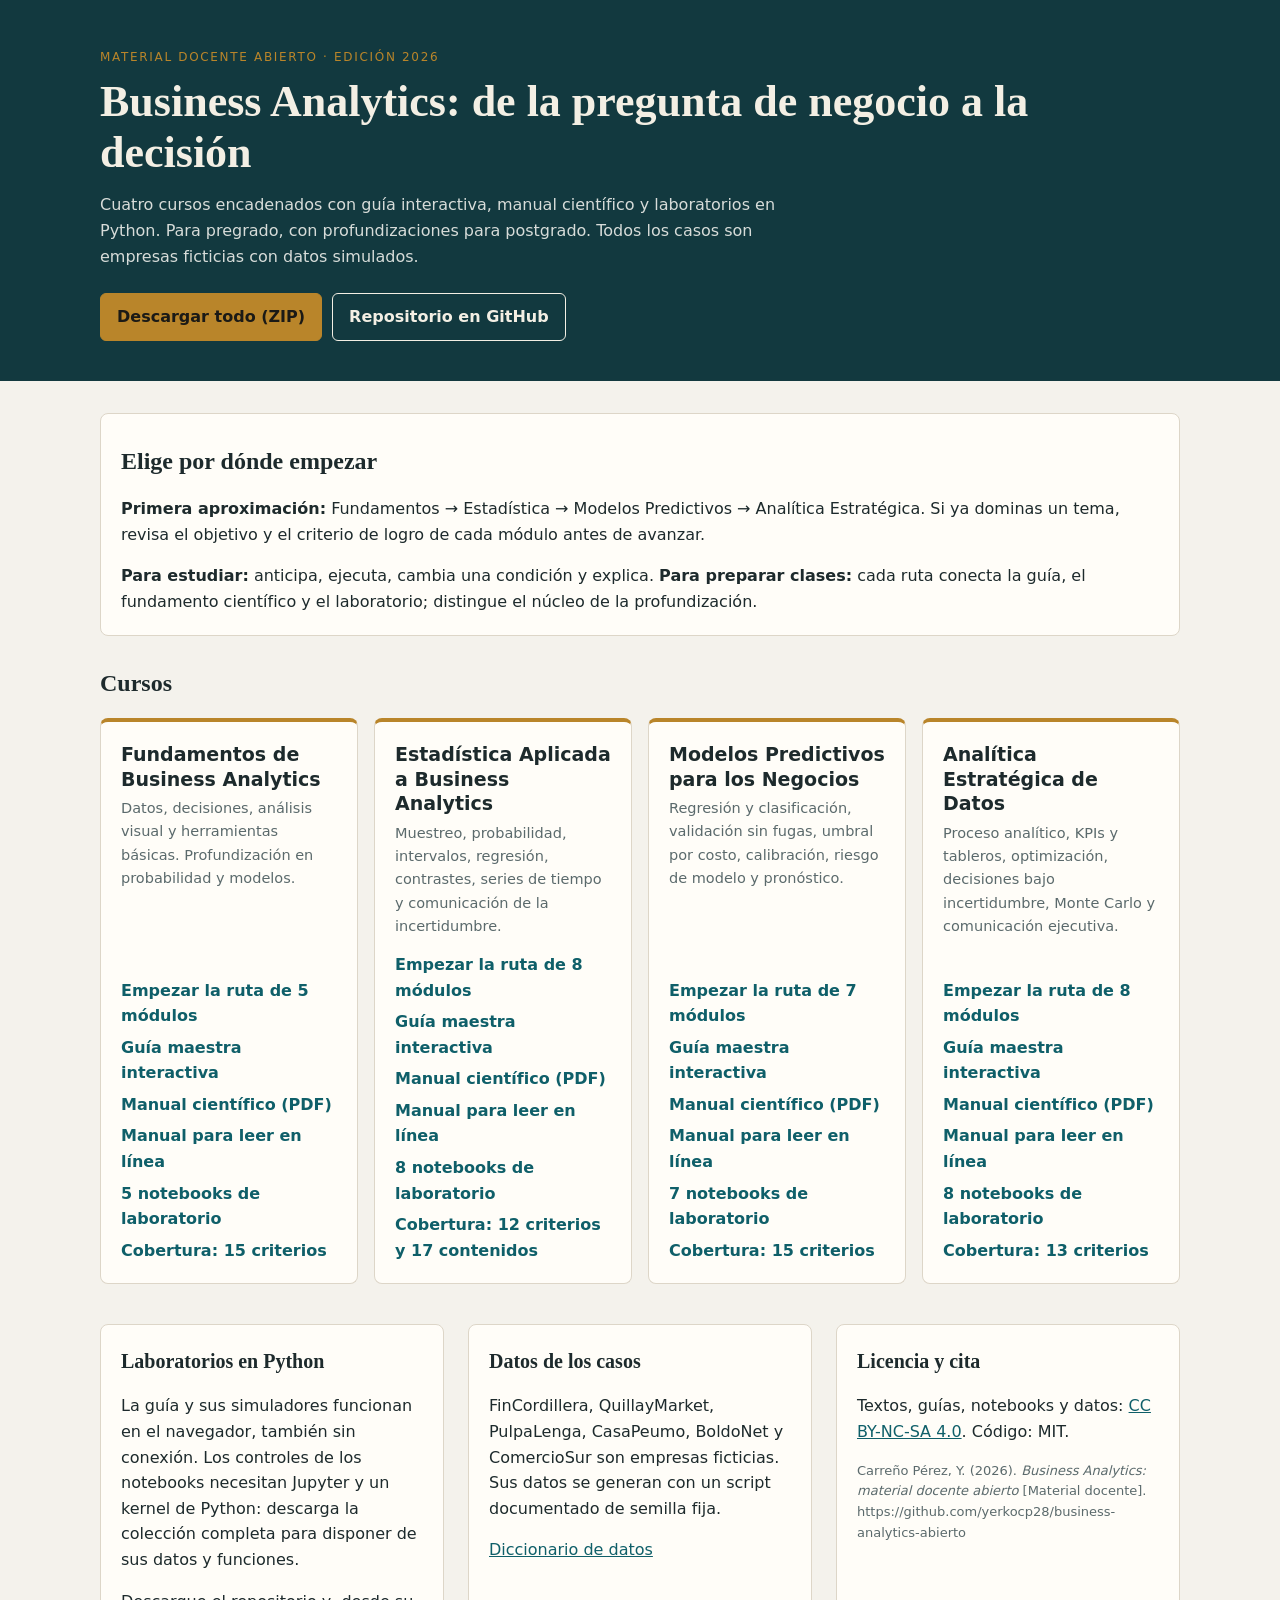
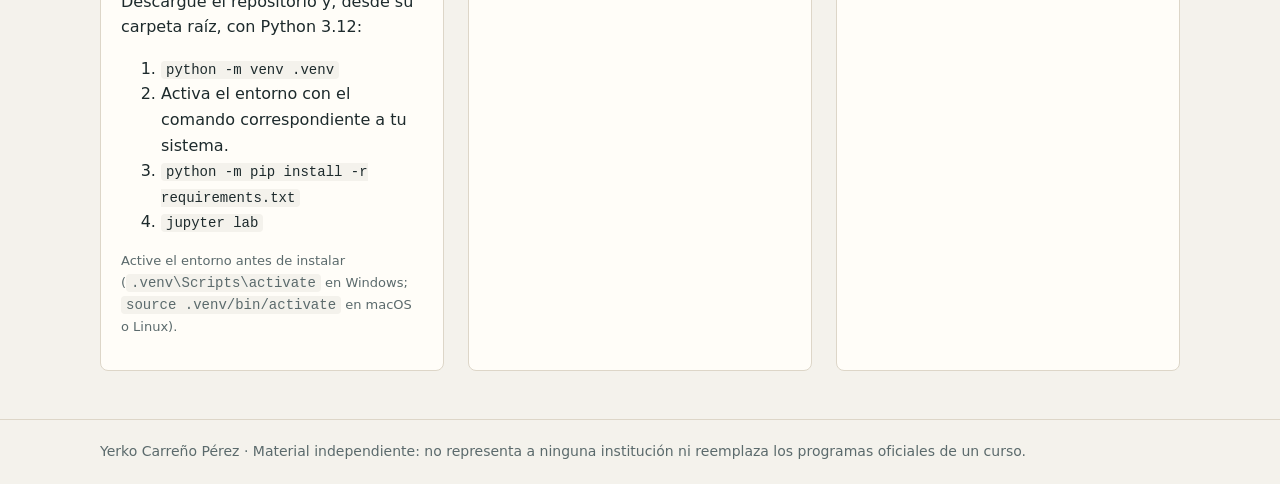
<file: index.html>
<!doctype html>
<html lang="es">
<head>
<meta charset="utf-8">
<meta name="viewport" content="width=device-width, initial-scale=1">
<title>Business Analytics · material docente abierto</title>
<meta name="description" content="Guías interactivas, manuales y notebooks para cuatro cursos de Business Analytics. Yerko Carreño Pérez. CC BY-NC-SA 4.0.">
<style>
:root{--fondo:#f4f2ec;--papel:#fffdf8;--tinta:#1d2a2c;--suave:#5b6a6c;--linea:#ddd6c8;--marca:#12393f;--acento:#b9852a;--enlace:#0f5f69;}
@media (prefers-color-scheme:dark){:root{--fondo:#111a1c;--papel:#182427;--tinta:#e9ecea;--suave:#a6b3b3;--linea:#2c3b3e;--marca:#0b2226;--acento:#d6a54b;--enlace:#7cc6cf;}}
*{box-sizing:border-box}
body{margin:0;background:var(--fondo);color:var(--tinta);font:16px/1.6 system-ui,-apple-system,"Segoe UI",Roboto,sans-serif}
a{color:var(--enlace)}
a:focus-visible{outline:3px solid var(--acento);outline-offset:2px}
.saltar{position:fixed;top:-100px;left:12px;background:var(--papel);padding:12px;z-index:50}.saltar:focus{top:10px}
main{overflow-wrap:anywhere}.curso,.bloques section{min-width:0}
.recorrido{background:var(--papel);border:1px solid var(--linea);border-radius:8px;padding:20px;margin-bottom:28px}
.recorrido p:last-child{margin-bottom:0}
header{background:var(--marca);color:#f3efe4;padding:48px 16px 40px}
.ancho{max-width:1080px;margin:0 auto}
.etiqueta{letter-spacing:.14em;text-transform:uppercase;font-size:12px;color:var(--acento);margin:0 0 10px}
h1{font-family:Georgia,"Times New Roman",serif;font-weight:600;font-size:clamp(28px,5vw,44px);line-height:1.15;margin:0 0 14px}
.bajada{max-width:720px;color:#d7dcd9;margin:0}
.acciones{display:flex;flex-wrap:wrap;gap:10px;margin-top:24px}
.boton{display:inline-block;padding:10px 16px;border-radius:6px;text-decoration:none;font-weight:600;border:1px solid #f3efe4;color:#f3efe4}
.boton.lleno{background:var(--acento);border-color:var(--acento);color:#1b1a16}
main{padding:32px 16px 48px}
h2{font-family:Georgia,"Times New Roman",serif;font-weight:600;font-size:24px;margin:8px 0 16px}
.cursos{display:grid;grid-template-columns:repeat(auto-fit,minmax(240px,1fr));gap:16px}
.curso{background:var(--papel);border:1px solid var(--linea);border-top:4px solid var(--acento);border-radius:8px;padding:20px;display:flex;flex-direction:column}
.curso h3{margin:0 0 6px;font-size:19px;line-height:1.3}
.curso p{margin:0 0 14px;color:var(--suave);font-size:14.5px}
.curso ul{list-style:none;padding:0;margin:auto 0 0;display:grid;gap:6px}
.curso li a{text-decoration:none;font-weight:600}
.curso li a:hover{text-decoration:underline}
.nota{font-size:13px;color:var(--suave)}
.bloques{display:grid;grid-template-columns:repeat(auto-fit,minmax(280px,1fr));gap:24px;margin-top:40px}
.bloques section{background:var(--papel);border:1px solid var(--linea);border-radius:8px;padding:20px}
.bloques h2{font-size:20px;margin-top:0}
code{background:var(--fondo);padding:1px 5px;border-radius:4px;font-size:14px}
footer{border-top:1px solid var(--linea);padding:20px 16px;color:var(--suave);font-size:14px}
</style>
</head>
<body>
<a class="saltar" href="#contenido">Saltar al contenido</a>
<header>
  <div class="ancho">
    <p class="etiqueta">Material docente abierto · edición 2026</p>
    <h1>Business Analytics: de la pregunta de negocio a la decisión</h1>
    <p class="bajada">Cuatro cursos encadenados con guía interactiva, manual científico y laboratorios en Python. Para pregrado, con profundizaciones para postgrado. Todos los casos son empresas ficticias con datos simulados.</p>
    <div class="acciones">
      <a class="boton lleno" href="https://github.com/yerkocp28/business-analytics-abierto/archive/refs/heads/main.zip">Descargar todo (ZIP)</a>
      <a class="boton" href="https://github.com/yerkocp28/business-analytics-abierto">Repositorio en GitHub</a>
    </div>
  </div>
</header>
<main id="contenido"><div class="ancho">
  <section class="recorrido" aria-labelledby="empezar">
    <h2 id="empezar">Elige por dónde empezar</h2>
    <p><strong>Primera aproximación:</strong> Fundamentos → Estadística → Modelos Predictivos → Analítica Estratégica. Si ya dominas un tema, revisa el objetivo y el criterio de logro de cada módulo antes de avanzar.</p>
    <p><strong>Para estudiar:</strong> anticipa, ejecuta, cambia una condición y explica. <strong>Para preparar clases:</strong> cada ruta conecta la guía, el fundamento científico y el laboratorio; distingue el núcleo de la profundización.</p>
  </section>
  <h2>Cursos</h2>
  <div class="cursos">
    <article class="curso">
      <h3>Fundamentos de Business Analytics</h3>
      <p>Datos, decisiones, análisis visual y herramientas básicas. Profundización en probabilidad y modelos.</p>
      <ul>
        <li><a href="01_Fundamentos_Business_Analytics/guia_maestra_ba.html#ruta-aprendizaje">Empezar la ruta de 5 módulos</a></li>
        <li><a href="01_Fundamentos_Business_Analytics/guia_maestra_ba.html">Guía maestra interactiva</a></li>
        <li><a href="01_Fundamentos_Business_Analytics/material_propio/FBA_manual_cientifico.pdf">Manual científico (PDF)</a></li>
        <li><a href="01_Fundamentos_Business_Analytics/material_propio/FBA_manual_cientifico.html">Manual para leer en línea</a></li>
        <li><a href="https://github.com/yerkocp28/business-analytics-abierto/tree/main/01_Fundamentos_Business_Analytics/notebooks">5 notebooks de laboratorio</a></li>
        <li><a href="https://github.com/yerkocp28/business-analytics-abierto/blob/main/01_Fundamentos_Business_Analytics/COBERTURA.md">Cobertura: 15 criterios</a></li>
      </ul>
    </article>
    <article class="curso">
      <h3>Estadística Aplicada a Business Analytics</h3>
      <p>Muestreo, probabilidad, intervalos, regresión, contrastes, series de tiempo y comunicación de la incertidumbre.</p>
      <ul>
        <li><a href="02_Estadistica_Business_Analytics/guia_maestra_eba.html#ruta-aprendizaje">Empezar la ruta de 8 módulos</a></li>
        <li><a href="02_Estadistica_Business_Analytics/guia_maestra_eba.html">Guía maestra interactiva</a></li>
        <li><a href="02_Estadistica_Business_Analytics/material_propio/EBA_manual_cientifico.pdf">Manual científico (PDF)</a></li>
        <li><a href="02_Estadistica_Business_Analytics/material_propio/EBA_manual_cientifico.html">Manual para leer en línea</a></li>
        <li><a href="https://github.com/yerkocp28/business-analytics-abierto/tree/main/02_Estadistica_Business_Analytics/notebooks">8 notebooks de laboratorio</a></li>
        <li><a href="https://github.com/yerkocp28/business-analytics-abierto/blob/main/02_Estadistica_Business_Analytics/COBERTURA.md">Cobertura: 12 criterios y 17 contenidos</a></li>
      </ul>
    </article>
    <article class="curso">
      <h3>Modelos Predictivos para los Negocios</h3>
      <p>Regresión y clasificación, validación sin fugas, umbral por costo, calibración, riesgo de modelo y pronóstico.</p>
      <ul>
        <li><a href="03_Modelos_Predictivos_Negocios/guia_maestra_mpn.html#ruta-aprendizaje">Empezar la ruta de 7 módulos</a></li>
        <li><a href="03_Modelos_Predictivos_Negocios/guia_maestra_mpn.html">Guía maestra interactiva</a></li>
        <li><a href="03_Modelos_Predictivos_Negocios/material_propio/MPN_manual_cientifico.pdf">Manual científico (PDF)</a></li>
        <li><a href="03_Modelos_Predictivos_Negocios/material_propio/MPN_manual_cientifico.html">Manual para leer en línea</a></li>
        <li><a href="https://github.com/yerkocp28/business-analytics-abierto/tree/main/03_Modelos_Predictivos_Negocios/notebooks">7 notebooks de laboratorio</a></li>
        <li><a href="https://github.com/yerkocp28/business-analytics-abierto/blob/main/03_Modelos_Predictivos_Negocios/COBERTURA.md">Cobertura: 15 criterios</a></li>
      </ul>
    </article>
    <article class="curso">
      <h3>Analítica Estratégica de Datos</h3>
      <p>Proceso analítico, KPIs y tableros, optimización, decisiones bajo incertidumbre, Monte Carlo y comunicación ejecutiva.</p>
      <ul>
        <li><a href="04_Analitica_Estrategica_Datos/guia_maestra_aed.html#ruta-aprendizaje">Empezar la ruta de 8 módulos</a></li>
        <li><a href="04_Analitica_Estrategica_Datos/guia_maestra_aed.html">Guía maestra interactiva</a></li>
        <li><a href="04_Analitica_Estrategica_Datos/material_propio/AED_manual_cientifico.pdf">Manual científico (PDF)</a></li>
        <li><a href="04_Analitica_Estrategica_Datos/material_propio/AED_manual_cientifico.html">Manual para leer en línea</a></li>
        <li><a href="https://github.com/yerkocp28/business-analytics-abierto/tree/main/04_Analitica_Estrategica_Datos/notebooks">8 notebooks de laboratorio</a></li>
        <li><a href="https://github.com/yerkocp28/business-analytics-abierto/blob/main/04_Analitica_Estrategica_Datos/COBERTURA.md">Cobertura: 13 criterios</a></li>
      </ul>
    </article>
  </div>

  <div class="bloques">
    <section id="laboratorios">
      <h2>Laboratorios en Python</h2>
      <p>La guía y sus simuladores funcionan en el navegador, también sin conexión. Los controles de los notebooks necesitan Jupyter y un kernel de Python: descarga la colección completa para disponer de sus datos y funciones.</p>
      <p>Descargue el repositorio y, desde su carpeta raíz, con Python 3.12:</p>
      <ol><li><code>python -m venv .venv</code></li><li>Activa el entorno con el comando correspondiente a tu sistema.</li><li><code>python -m pip install -r requirements.txt</code></li><li><code>jupyter lab</code></li></ol>
      <p class="nota">Active el entorno antes de instalar (<code>.venv\Scripts\activate</code> en Windows; <code>source .venv/bin/activate</code> en macOS o Linux).</p>
    </section>
    <section>
      <h2>Datos de los casos</h2>
      <p>FinCordillera, QuillayMarket, PulpaLenga, CasaPeumo, BoldoNet y ComercioSur son empresas ficticias. Sus datos se generan con un script documentado de semilla fija.</p>
      <p><a href="https://github.com/yerkocp28/business-analytics-abierto/blob/main/_transversal/datos/README.md">Diccionario de datos</a></p>
    </section>
    <section>
      <h2>Licencia y cita</h2>
      <p>Textos, guías, notebooks y datos: <a href="https://creativecommons.org/licenses/by-nc-sa/4.0/deed.es">CC BY-NC-SA 4.0</a>. Código: MIT.</p>
      <p class="nota">Carreño Pérez, Y. (2026). <em>Business Analytics: material docente abierto</em> [Material docente]. https://github.com/yerkocp28/business-analytics-abierto</p>
    </section>
  </div>
</div></main>
<footer>
  <div class="ancho">Yerko Carreño Pérez · Material independiente: no representa a ninguna institución ni reemplaza los programas oficiales de un curso.</div>
</footer>
</body>
</html>
</file>
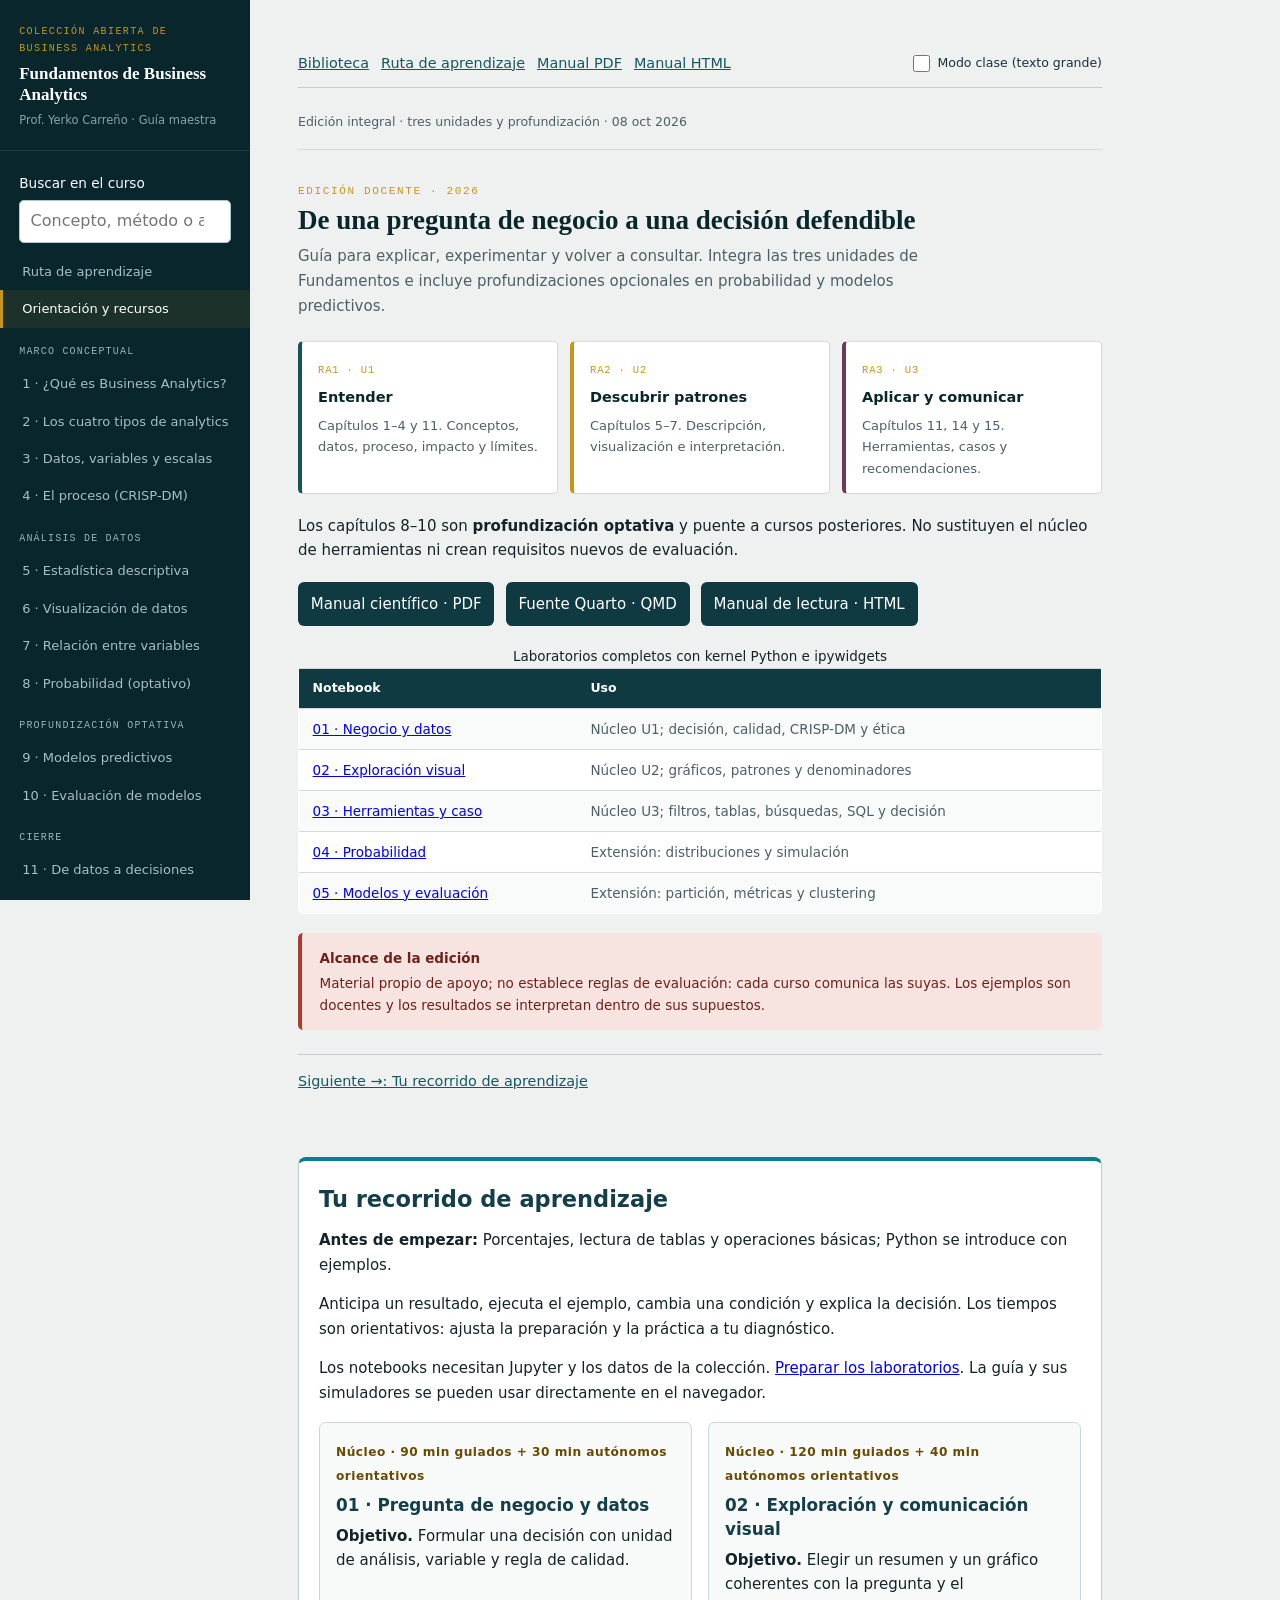
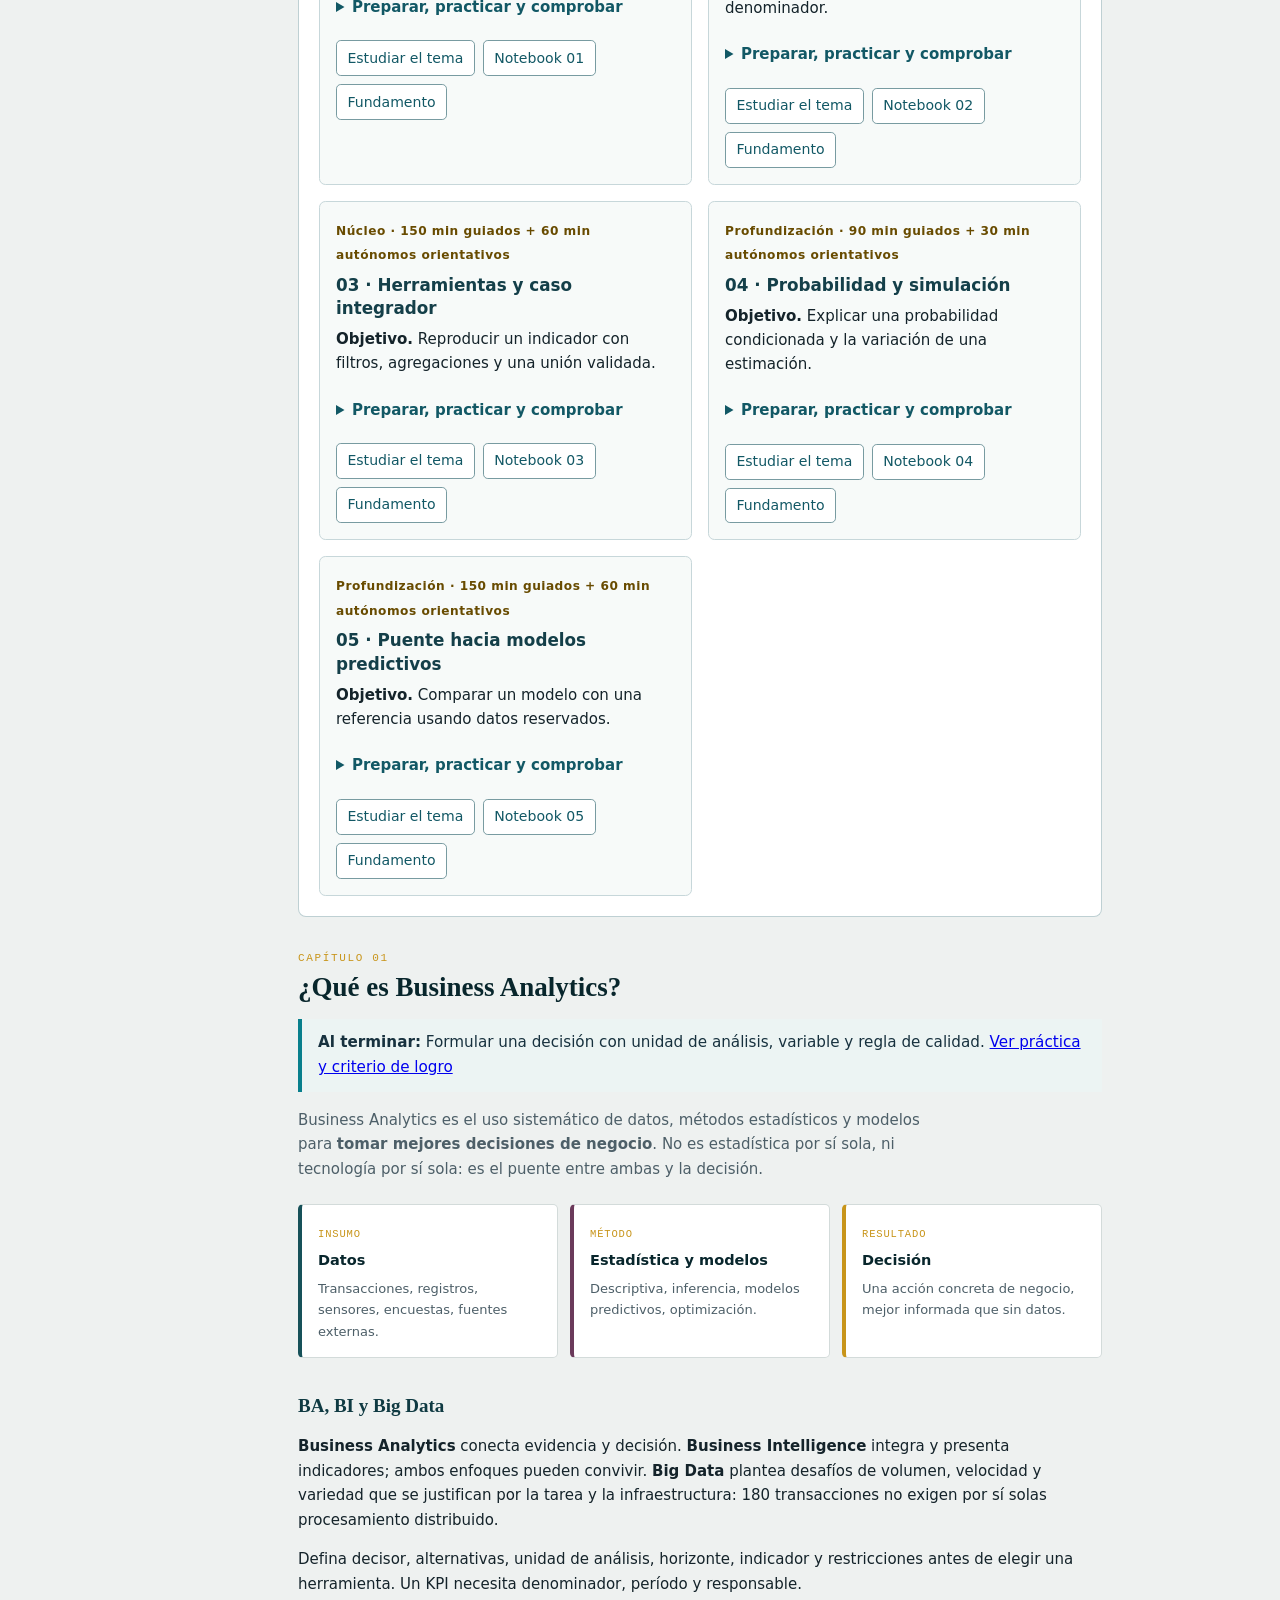
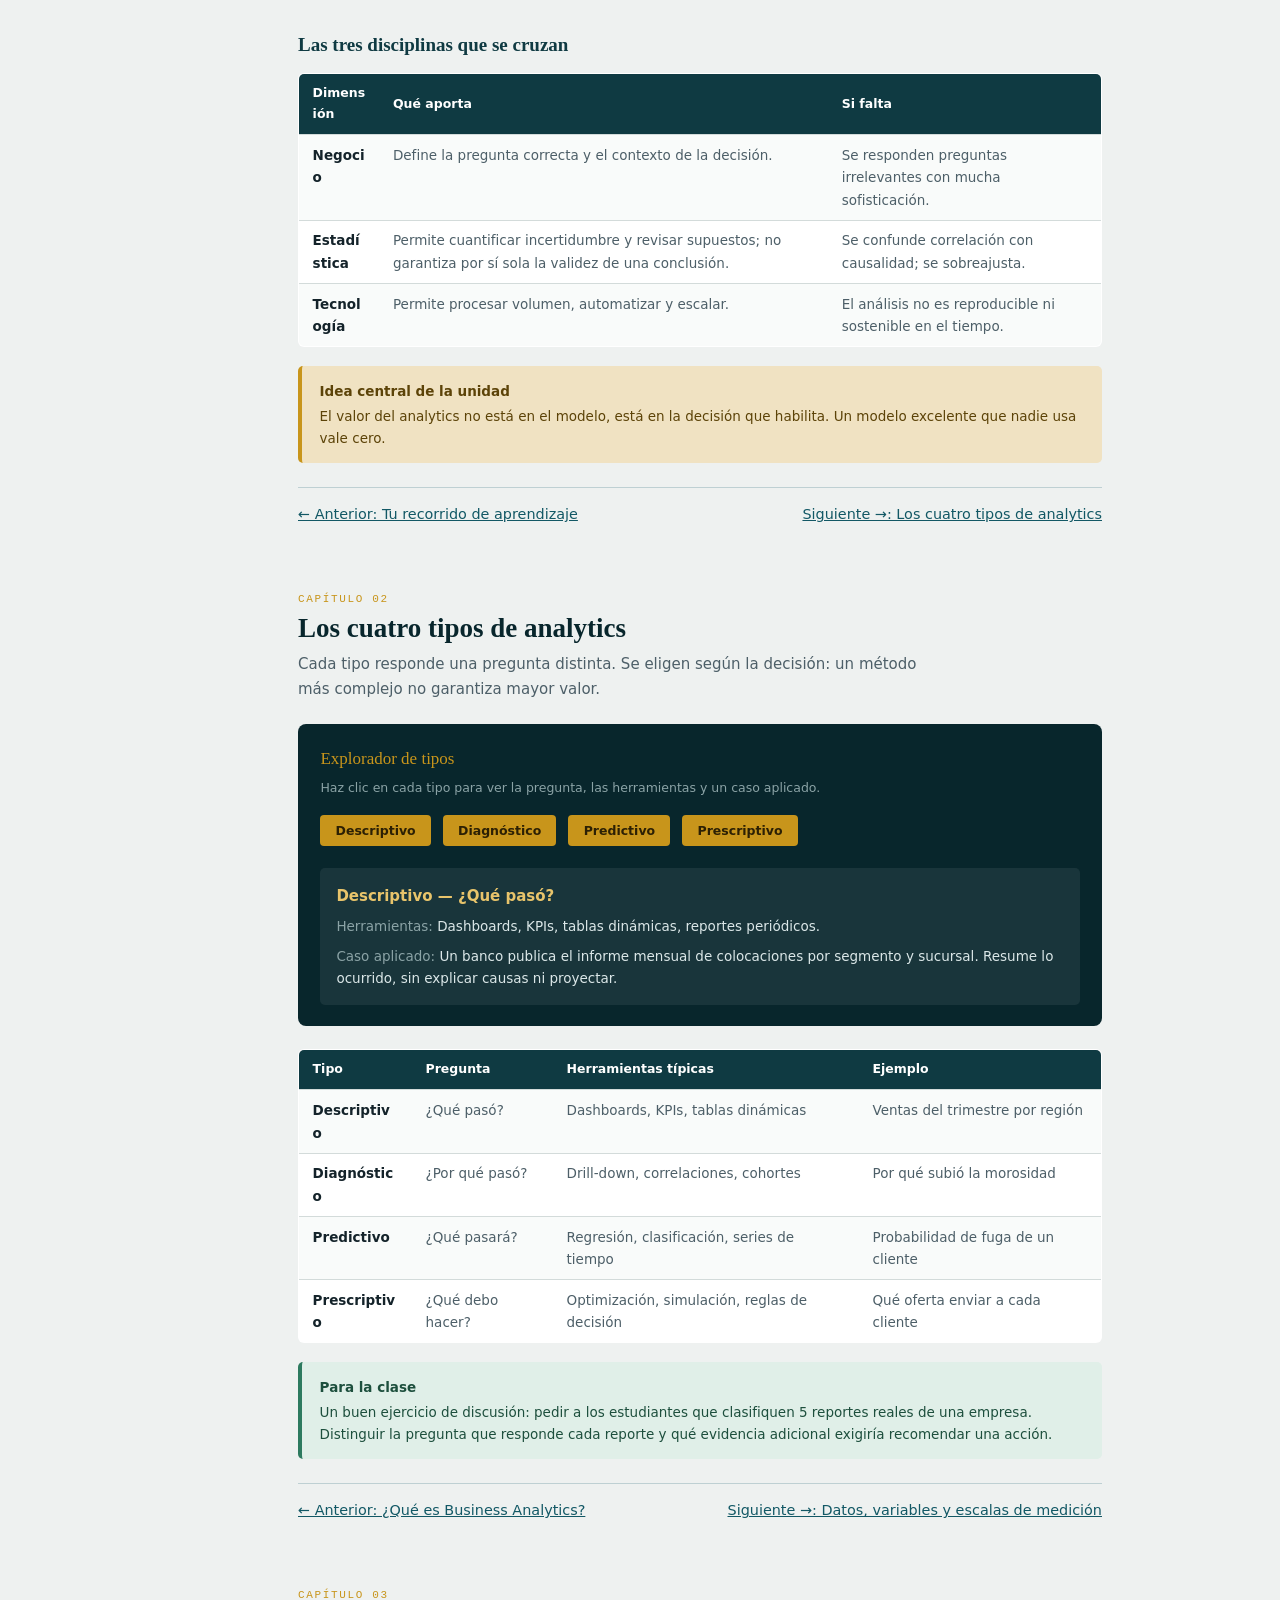
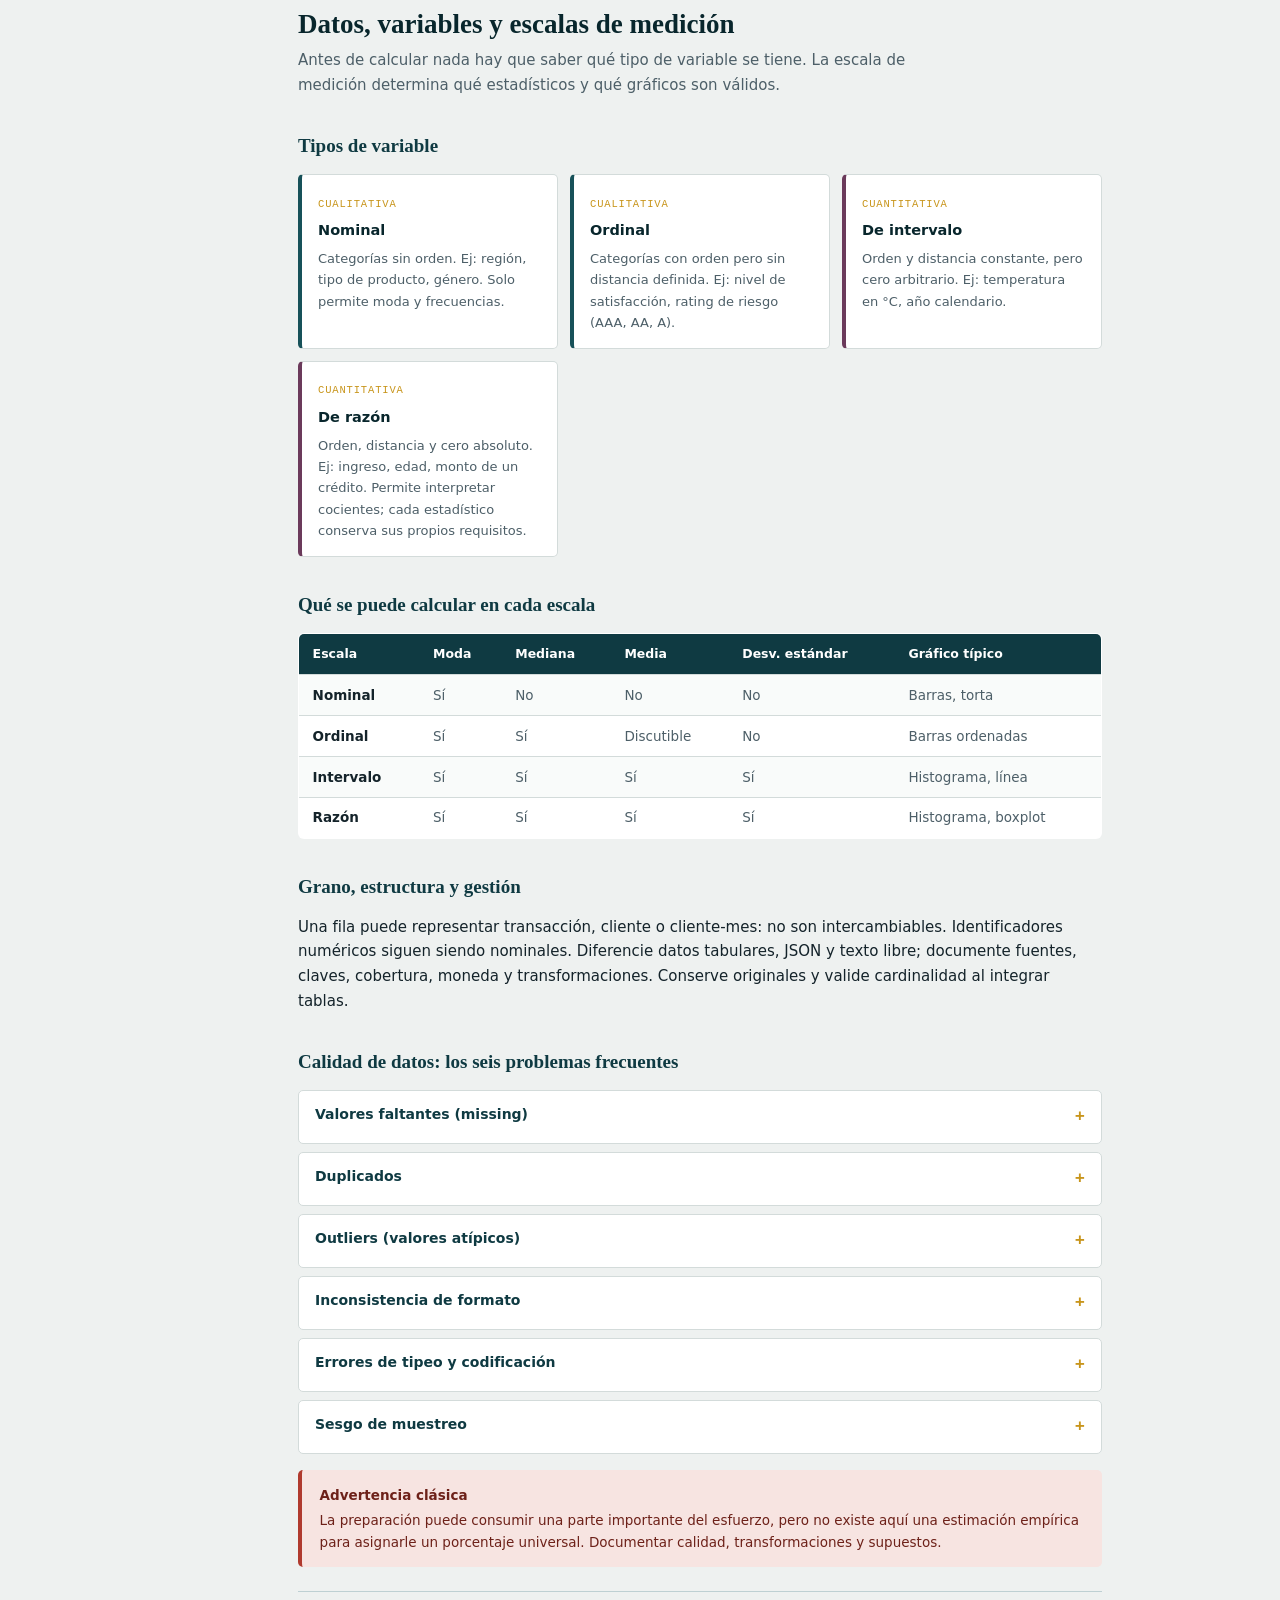
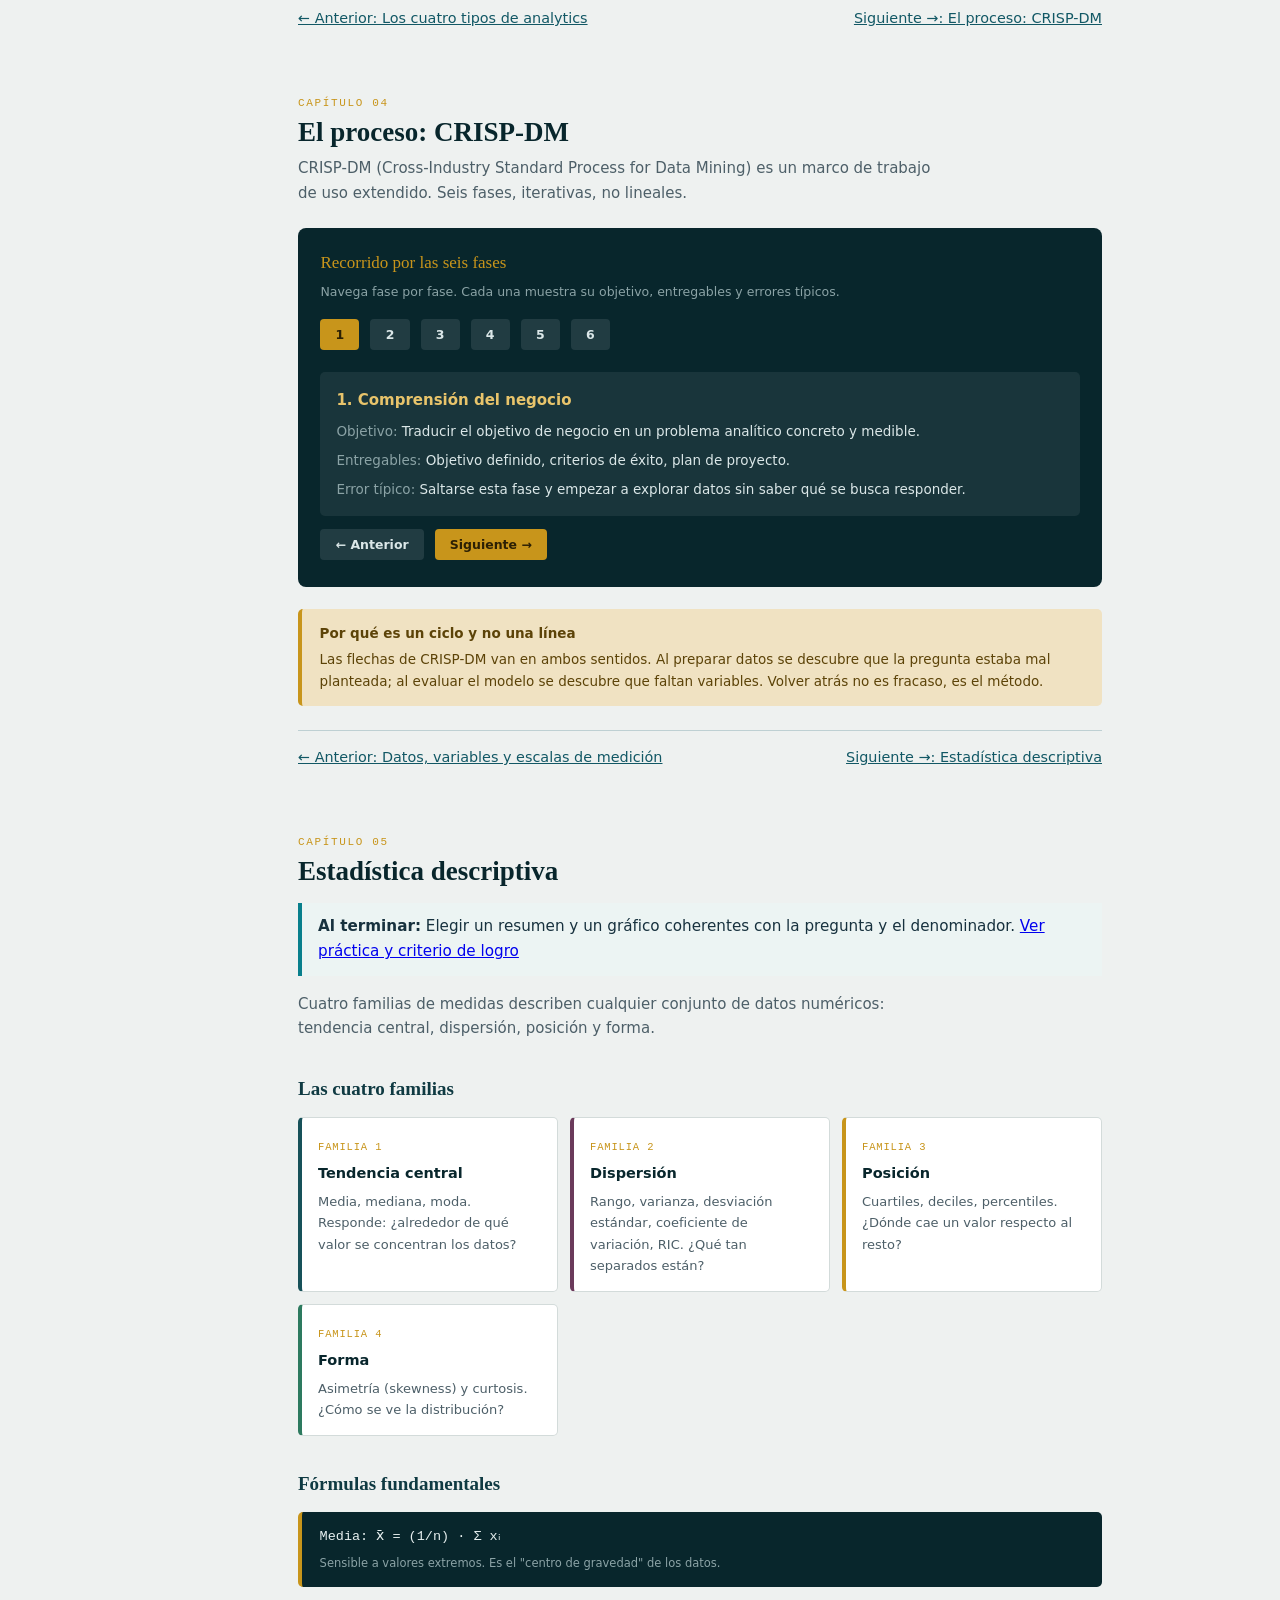
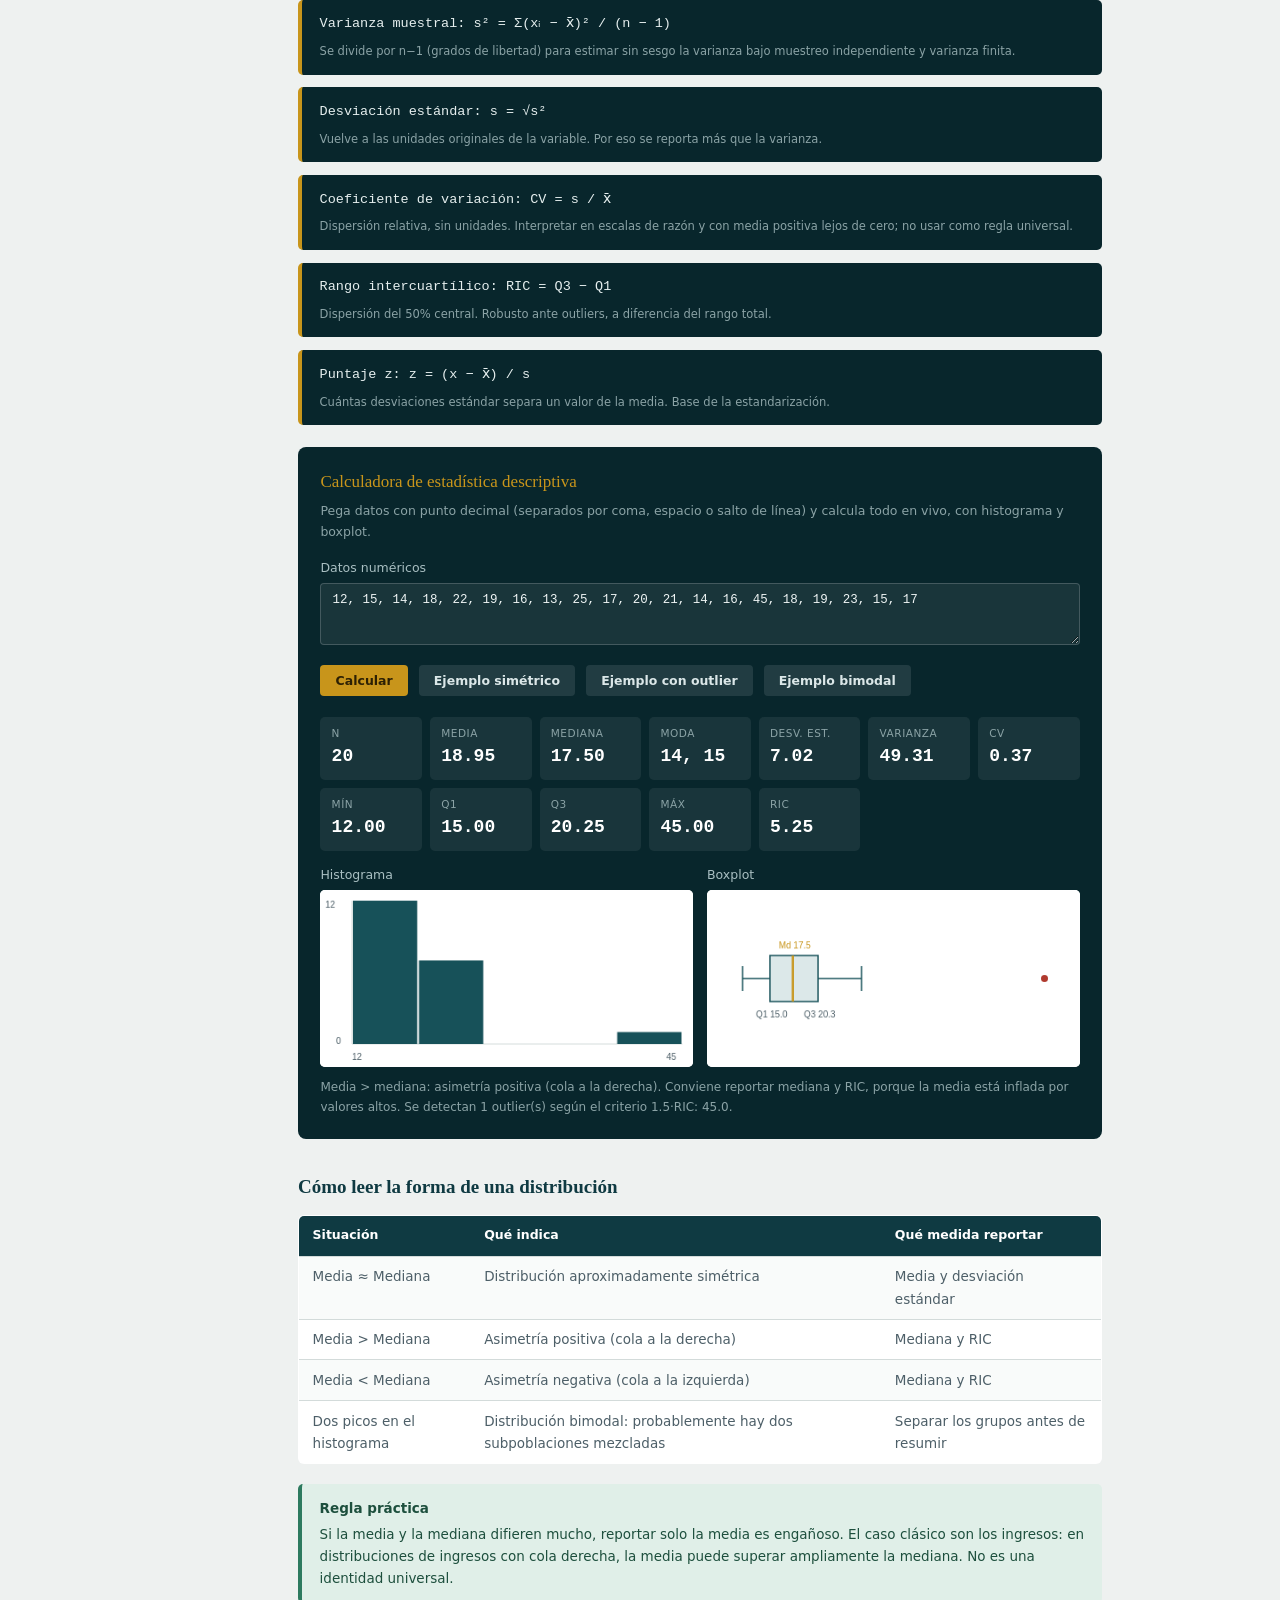
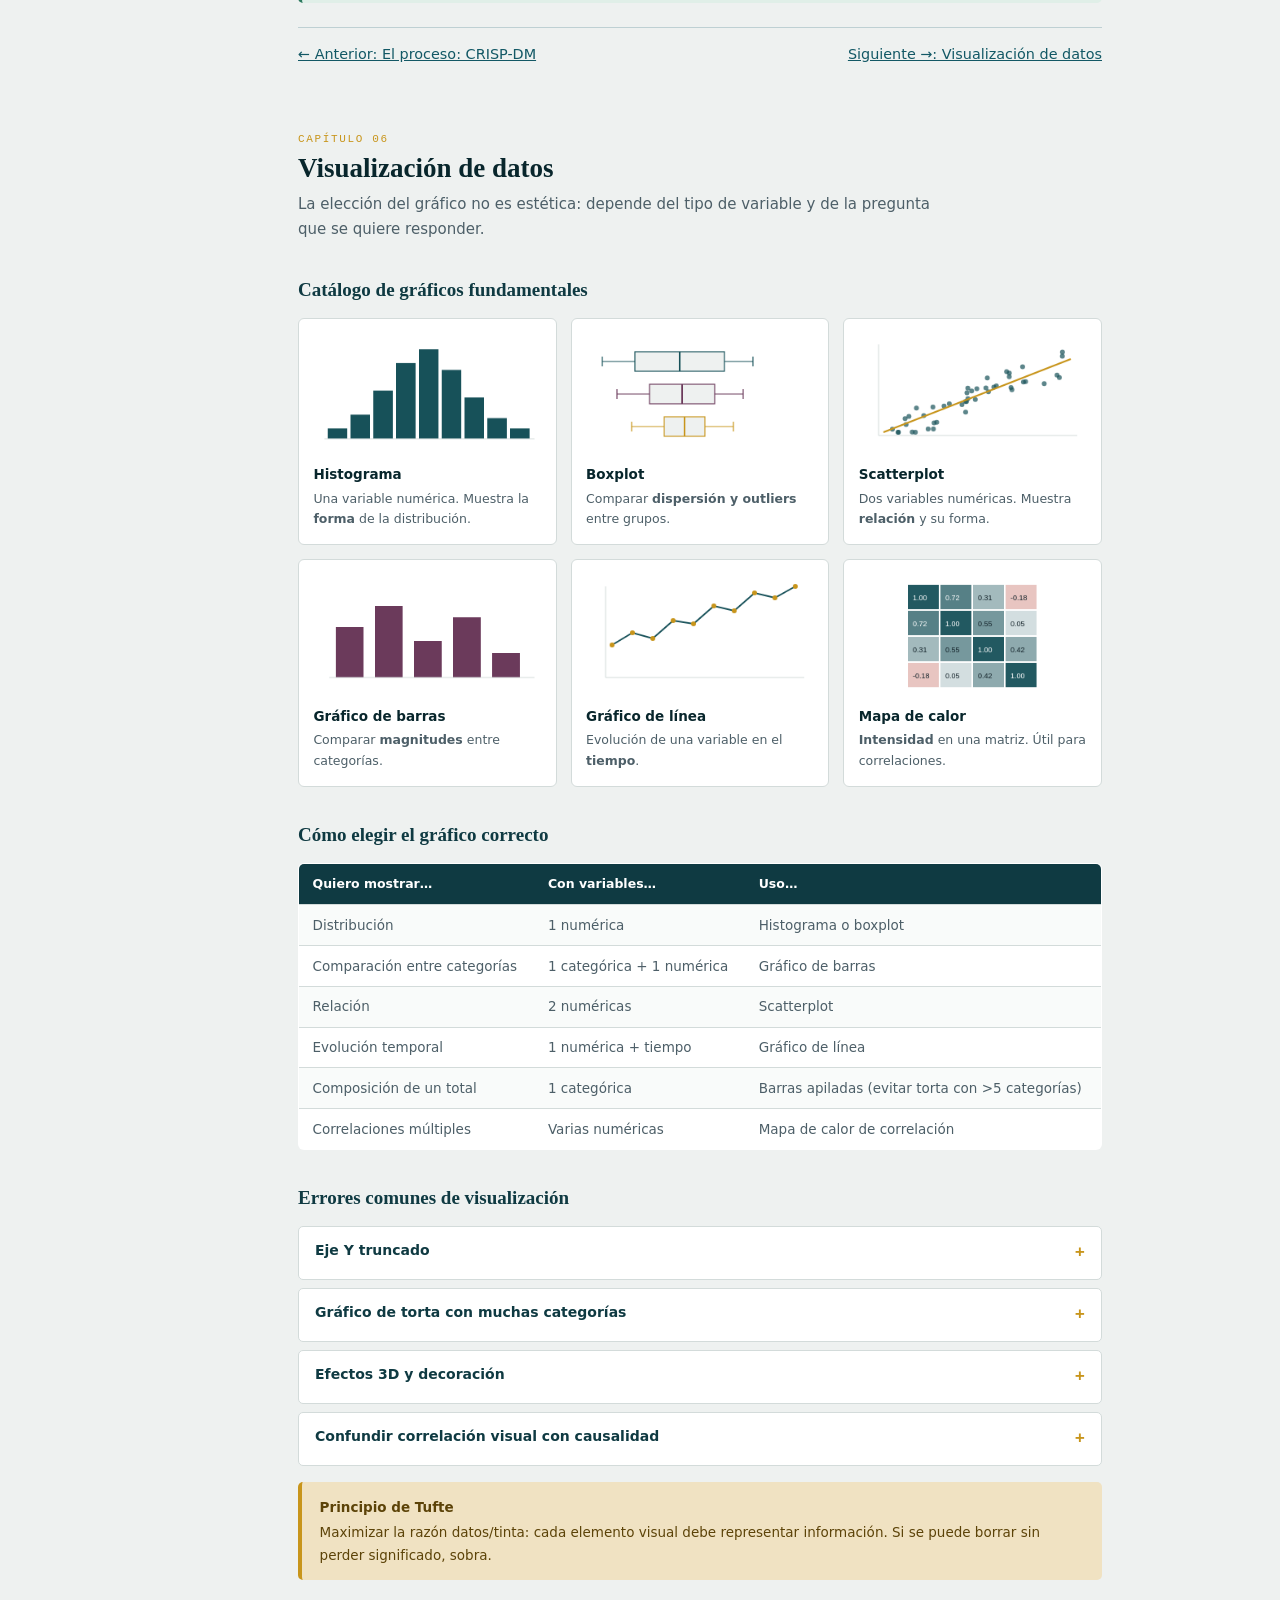
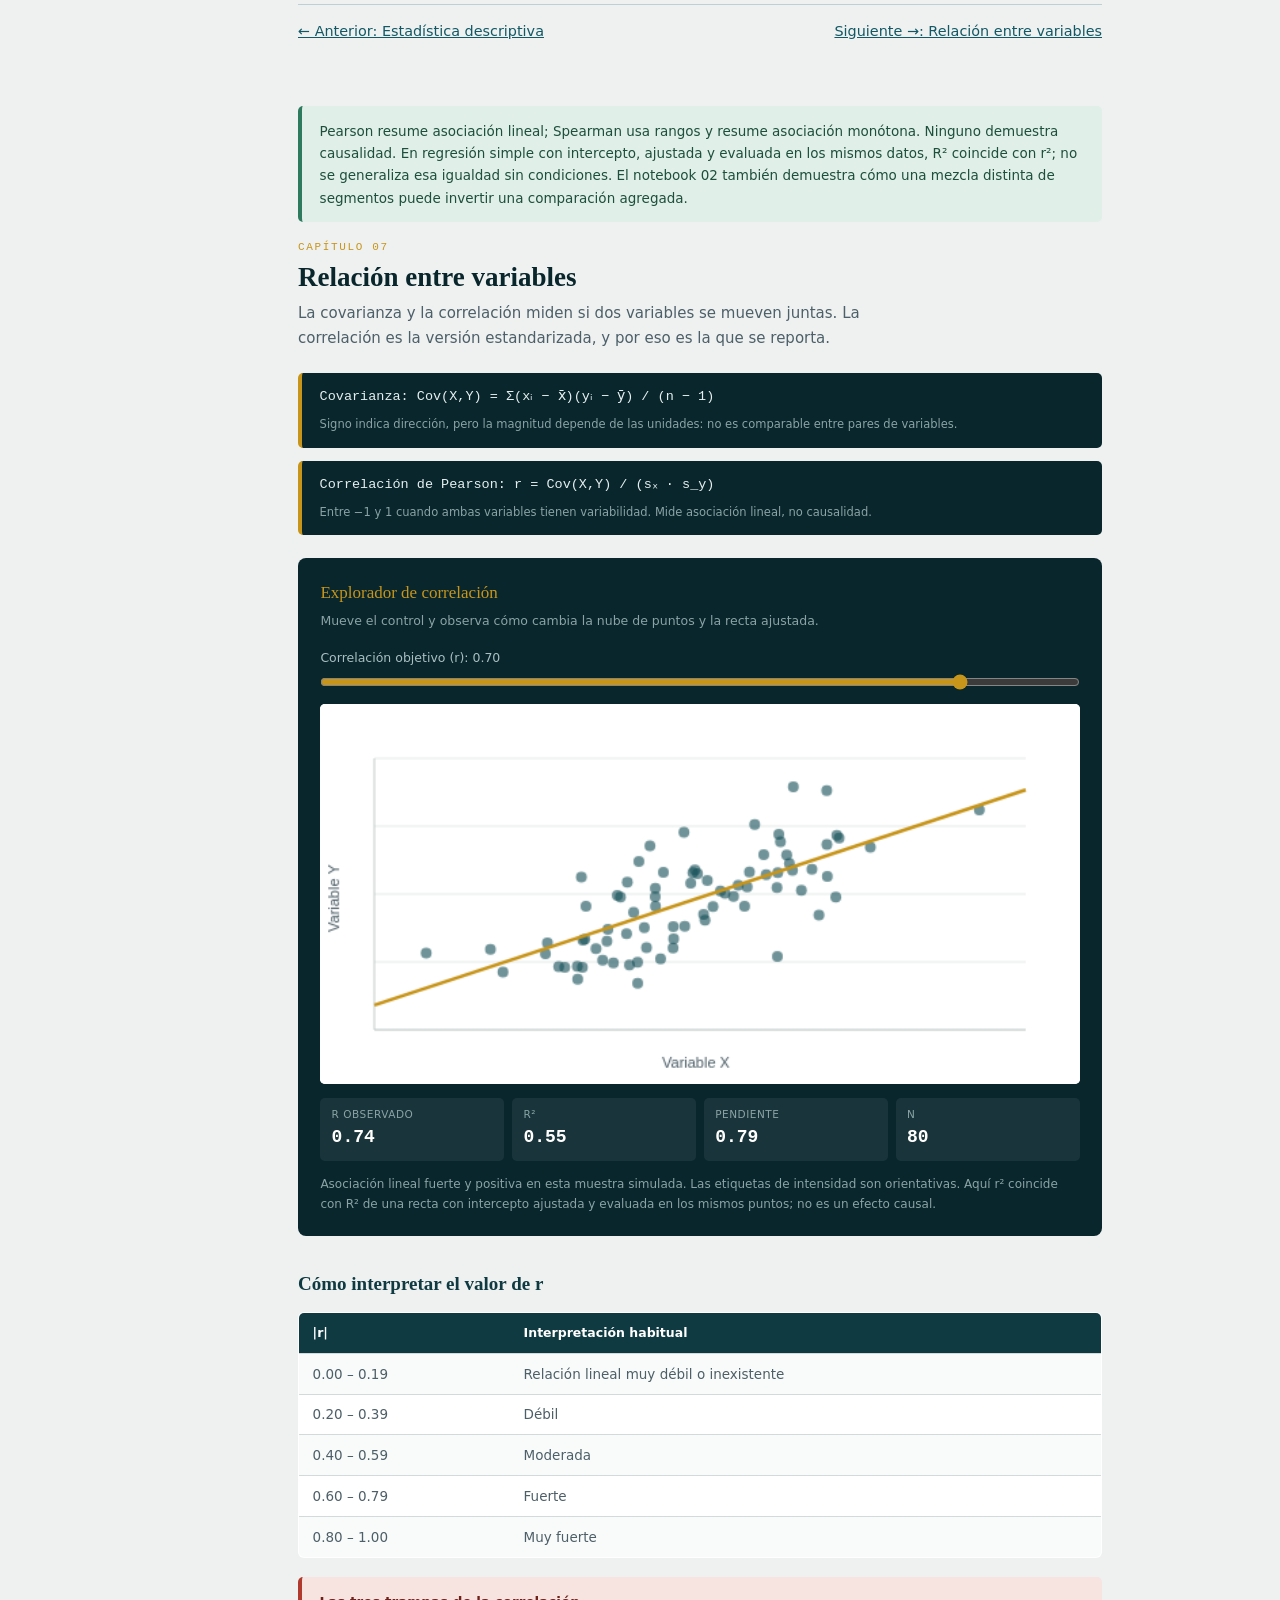
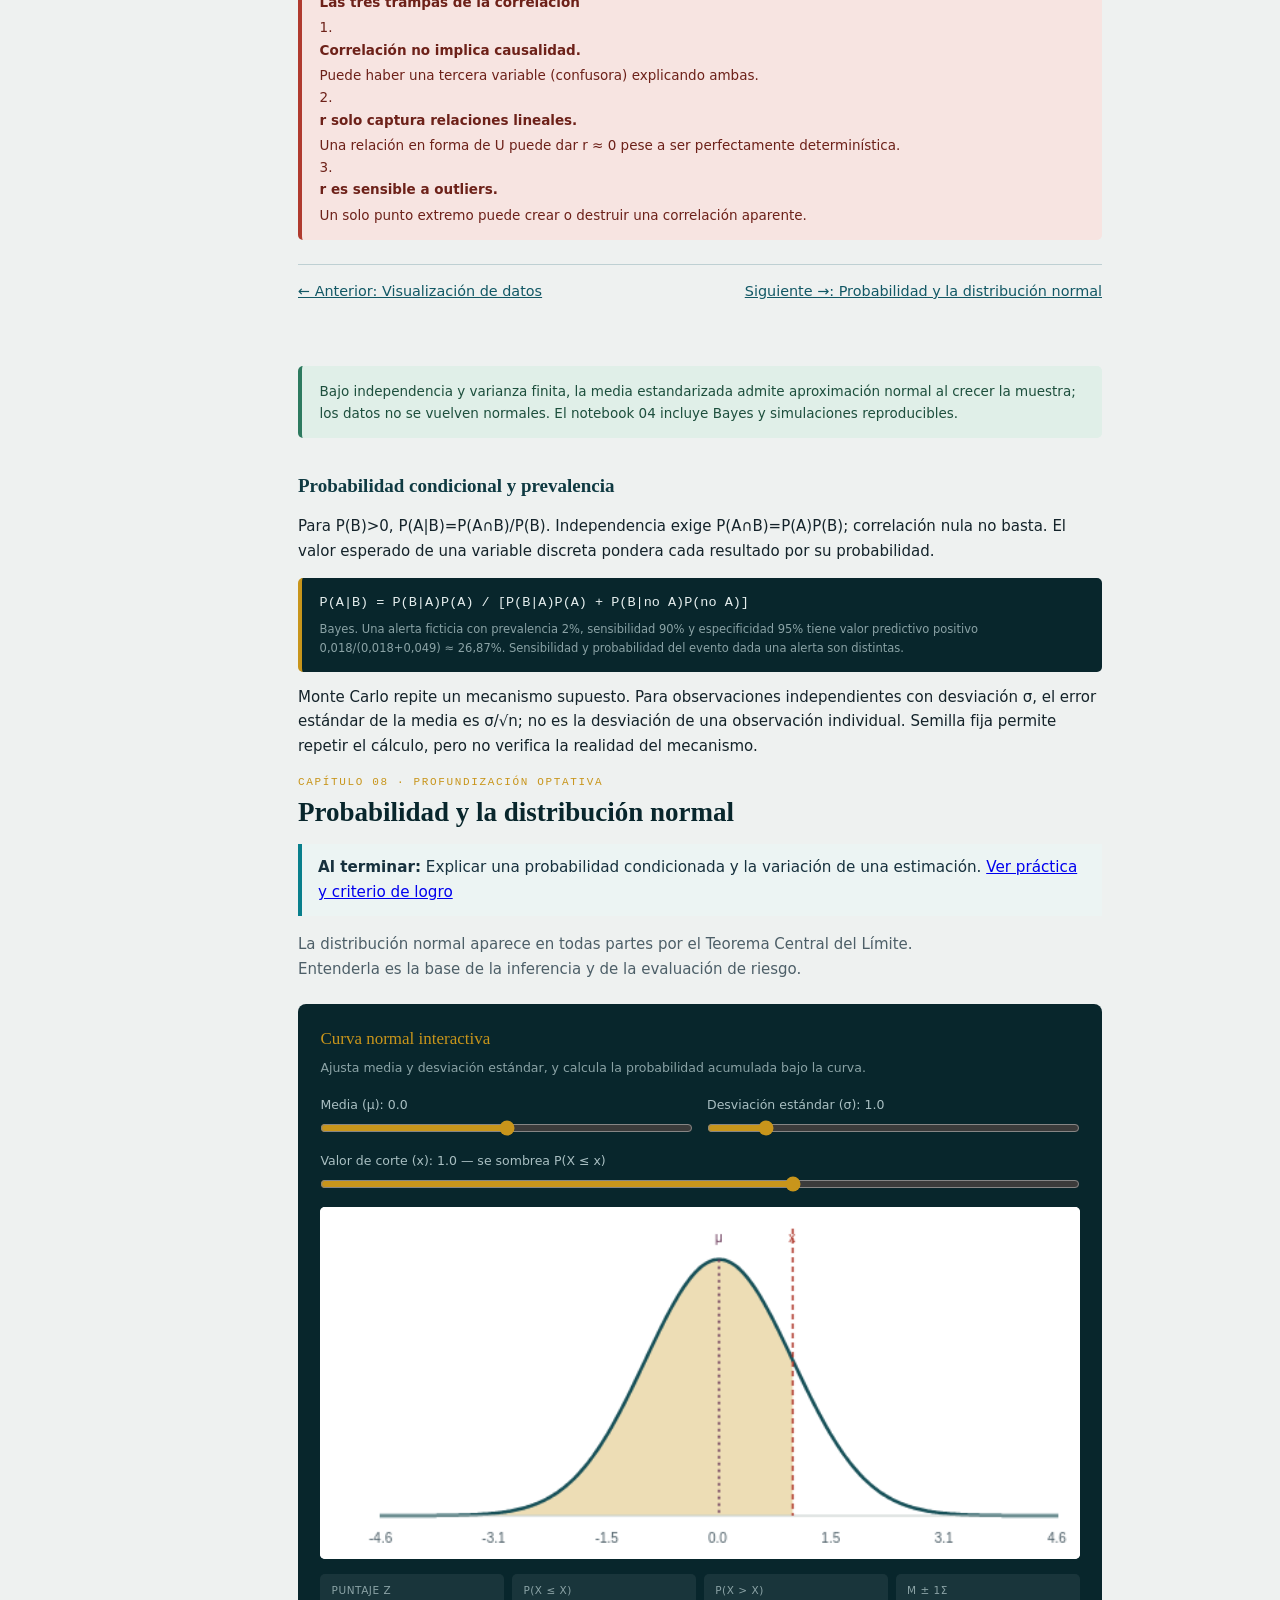
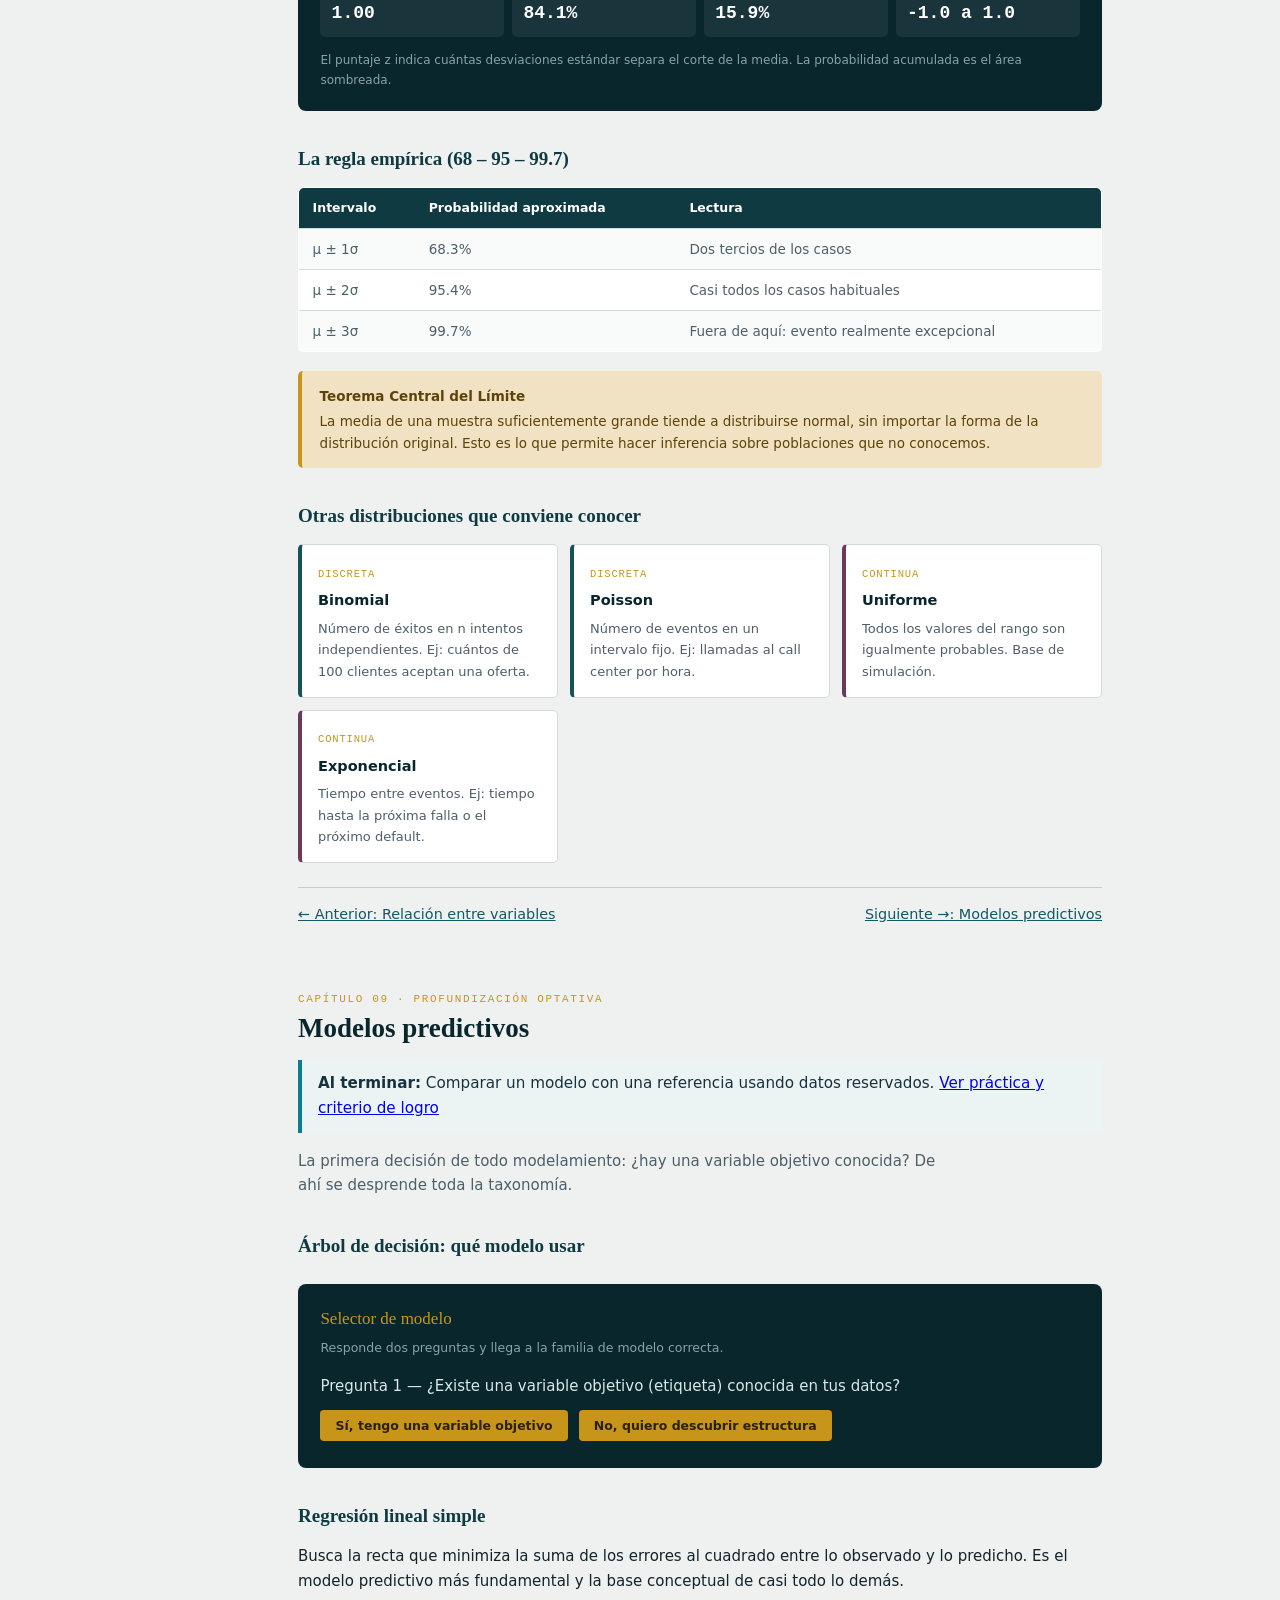
<file: 01_Fundamentos_Business_Analytics/guia_maestra_ba.html>
<!DOCTYPE html>

<html lang="es">
<head>
<meta charset="utf-8"/>
<meta content="width=device-width, initial-scale=1.0" name="viewport"/>
<title>Guía maestra — Fundamentos de Business Analytics</title>
<style>
:root{
  --petrol-900:#08262c;
  --petrol-800:#0f3a42;
  --petrol-700:#175159;
  --petrol-100:#dce8e9;
  --gold:#c8951b;
  --gold-soft:#f0e2c2;
  --plum:#6b3a5b;
  --plum-soft:#efe1ea;
  --green:#2d7a5f;
  --green-soft:#e0efe8;
  --red:#b03a2e;
  --red-soft:#f7e4e1;
  --paper:#eef1f0;
  --card:#ffffff;
  --ink:#14232a;
  --ink-soft:#4d5f68;
  --ink-faint:#7d8d95;
  --line:#d3dbda;
  --fh:'Iowan Old Style','Palatino Linotype','Book Antiqua',Georgia,serif;
  --fb:'Segoe UI',system-ui,-apple-system,Roboto,sans-serif;
  --fm:'SFMono-Regular',Consolas,'Courier New',monospace;
  --scale:1;
}
*{box-sizing:border-box;margin:0;padding:0;}
html{scroll-behavior:smooth;}
body{
  background:var(--paper);color:var(--ink);
  font-family:var(--fb);
  font-size:calc(15px * var(--scale));
  line-height:1.65;
}
body.clase{--scale:1.28;}

/* ---------- layout ---------- */
.shell{display:flex;min-height:100vh;}
aside{
  width:250px;flex-shrink:0;
  background:var(--petrol-900);color:#cfdcdd;
  position:sticky;top:0;height:100vh;overflow-y:auto;
  padding:1.5rem 0;
}
aside .brand{padding:0 1.2rem 1.2rem;border-bottom:1px solid rgba(255,255,255,.1);margin-bottom:.8rem;}
aside .brand .uni{font-family:var(--fm);font-size:10px;letter-spacing:.14em;text-transform:uppercase;color:var(--gold);}
aside .brand h1{font-family:var(--fh);font-size:17px;color:#fff;font-weight:600;line-height:1.25;margin-top:.35rem;}
aside .brand .prof{font-size:11.5px;color:#8ba3a6;margin-top:.4rem;}
aside nav a{
  display:block;padding:.5rem 1.2rem;color:#a9bfc2;text-decoration:none;
  font-size:13px;border-left:3px solid transparent;transition:all .12s;
}
aside nav a:hover{background:rgba(255,255,255,.05);color:#fff;}
aside nav a.active{border-left-color:var(--gold);color:#fff;background:rgba(200,149,27,.1);}
aside nav .grp{font-family:var(--fm);font-size:10px;letter-spacing:.12em;text-transform:uppercase;color:#5f7a7e;padding:1rem 1.2rem .3rem;}

main{flex:1;min-width:0;padding:2.5rem 3rem 6rem;max-width:900px;}
.topbar{
  display:flex;justify-content:space-between;align-items:center;
  margin-bottom:2rem;padding-bottom:1rem;border-bottom:1px solid var(--line);
}
.toggle{display:flex;align-items:center;gap:8px;font-size:12.5px;color:var(--ink-soft);cursor:pointer;user-select:none;}
.toggle input{width:36px;height:20px;appearance:none;background:var(--line);border-radius:10px;position:relative;cursor:pointer;transition:.2s;}
.toggle input:checked{background:var(--petrol-800);}
.toggle input::after{content:'';position:absolute;width:16px;height:16px;background:#fff;border-radius:50%;top:2px;left:2px;transition:.2s;}
.toggle input:checked::after{transform:translateX(16px);}

section.chapter{margin-bottom:4rem;scroll-margin-top:1.5rem;}
.chapter-head{margin-bottom:1.4rem;}
.chapter-head .num{font-family:var(--fm);font-size:11px;letter-spacing:.15em;color:var(--gold);text-transform:uppercase;}
.chapter-head h2{font-family:var(--fh);font-size:calc(27px * var(--scale));color:var(--petrol-900);font-weight:600;line-height:1.2;margin-top:.25rem;}
.chapter-head .sub{color:var(--ink-soft);margin-top:.5rem;max-width:640px;}
h3.sec{font-family:var(--fh);font-size:calc(19px * var(--scale));color:var(--petrol-800);margin:2rem 0 .8rem;}
h4.mini{font-size:calc(14.5px * var(--scale));color:var(--petrol-800);margin:1.2rem 0 .5rem;font-weight:600;}
p{margin-bottom:.9rem;color:var(--ink);}
p.muted{color:var(--ink-soft);}
ul.bul{margin:0 0 1rem 1.2rem;color:var(--ink-soft);}
ul.bul li{margin-bottom:.35rem;}

/* ---------- components ---------- */
.card{background:var(--card);border:1px solid var(--line);border-radius:6px;padding:1.1rem 1.25rem;}
.grid2{display:grid;grid-template-columns:repeat(auto-fit,minmax(240px,1fr));gap:12px;margin-bottom:1.2rem;}
.grid3{display:grid;grid-template-columns:repeat(auto-fit,minmax(180px,1fr));gap:12px;margin-bottom:1.2rem;}
.tile{background:var(--card);border:1px solid var(--line);border-left:4px solid var(--petrol-700);border-radius:5px;padding:.9rem 1rem;}
.tile .tag{font-family:var(--fm);font-size:10.5px;letter-spacing:.08em;color:var(--gold);text-transform:uppercase;}
.tile h4{font-size:calc(14.5px * var(--scale));color:var(--petrol-900);margin:.3rem 0 .3rem;}
.tile p{font-size:calc(13px * var(--scale));color:var(--ink-soft);margin:0;}
.tile.plum{border-left-color:var(--plum);}
.tile.gold{border-left-color:var(--gold);}
.tile.green{border-left-color:var(--green);}

table.data{width:100%;border-collapse:collapse;font-size:calc(13.5px * var(--scale));margin-bottom:1.2rem;background:var(--card);border:1px solid var(--line);border-radius:6px;overflow:hidden;}
table.data th{background:var(--petrol-800);color:#fff;text-align:left;padding:.6rem .85rem;font-weight:600;font-size:calc(12.5px * var(--scale));}
table.data td{padding:.55rem .85rem;border-top:1px solid var(--line);color:var(--ink-soft);vertical-align:top;}
table.data tr:nth-child(even) td{background:#f9fbfa;}
table.data td strong{color:var(--ink);}

.formula{
  background:var(--petrol-900);color:#e6efef;font-family:var(--fm);
  padding:.85rem 1.1rem;border-radius:5px;font-size:calc(13.5px * var(--scale));
  margin:.8rem 0;overflow-x:auto;border-left:4px solid var(--gold);
}
.formula .note{display:block;color:#8ba3a6;font-size:calc(11.5px * var(--scale));margin-top:.4rem;font-family:var(--fb);}

.callout{border-radius:5px;padding:.85rem 1.1rem;font-size:calc(13.5px * var(--scale));margin:1rem 0;border-left:4px solid;}
.callout.key{background:var(--gold-soft);border-color:var(--gold);color:#5c4308;}
.callout.warn{background:var(--red-soft);border-color:var(--red);color:#6d2119;}
.callout.tip{background:var(--green-soft);border-color:var(--green);color:#1d4f3d;}
.callout strong{display:block;margin-bottom:.2rem;}

details.acc{background:var(--card);border:1px solid var(--line);border-radius:5px;margin-bottom:8px;}
details.acc summary{padding:.75rem 1rem;cursor:pointer;font-weight:600;font-size:calc(14px * var(--scale));color:var(--petrol-800);list-style:none;display:flex;justify-content:space-between;}
details.acc summary::-webkit-details-marker{display:none;}
details.acc summary::after{content:'+';font-family:var(--fm);color:var(--gold);font-size:17px;}
details.acc[open] summary::after{content:'−';}
details.acc .bd{padding:.2rem 1rem 1rem;font-size:calc(13.5px * var(--scale));color:var(--ink-soft);border-top:1px solid var(--line);padding-top:.75rem;}

/* interactive lab */
.lab{background:var(--petrol-900);border-radius:8px;padding:1.3rem 1.4rem;margin:1.4rem 0;color:#dbe7e8;}
.lab .lab-h{font-family:var(--fh);font-size:calc(17px * var(--scale));color:var(--gold);margin-bottom:.3rem;}
.lab .lab-s{font-size:calc(12.5px * var(--scale));color:#8ba3a6;margin-bottom:1rem;}
.lab label{display:block;font-size:calc(12.5px * var(--scale));color:#a9bfc2;margin-bottom:.25rem;}
.lab input[type=range]{width:100%;accent-color:var(--gold);margin-bottom:.9rem;}
.lab textarea,.lab input[type=text],.lab select{
  width:100%;background:rgba(255,255,255,.07);border:1px solid rgba(255,255,255,.18);
  color:#eef4f4;border-radius:4px;padding:.55rem .7rem;font-family:var(--fm);
  font-size:calc(12.5px * var(--scale));margin-bottom:.8rem;
}
.lab button{
  background:var(--gold);color:#2c2004;border:none;border-radius:4px;
  padding:.5rem .95rem;font-size:calc(12.5px * var(--scale));font-weight:600;
  cursor:pointer;font-family:var(--fb);margin-right:6px;margin-bottom:6px;
}
.lab button.ghost{background:rgba(255,255,255,.1);color:#dbe7e8;}
.lab canvas{background:#fff;border-radius:5px;display:block;width:100%;max-width:100%;}
.stats{display:grid;grid-template-columns:repeat(auto-fit,minmax(92px,1fr));gap:8px;margin:.9rem 0;}
.stat{background:rgba(255,255,255,.07);border-radius:5px;padding:.5rem .7rem;}
.stat .k{font-size:calc(10.5px * var(--scale));color:#8ba3a6;text-transform:uppercase;letter-spacing:.05em;}
.stat .v{font-size:calc(18px * var(--scale));font-weight:600;color:#fff;font-family:var(--fm);}
.lab .hint{font-size:calc(12px * var(--scale));color:#8ba3a6;margin-top:.7rem;}
.lab .row{display:flex;gap:14px;flex-wrap:wrap;}
.lab .row>div{flex:1;min-width:150px;}

.chartgrid{display:grid;grid-template-columns:repeat(auto-fit,minmax(230px,1fr));gap:14px;margin-bottom:1.2rem;}
.chartcard{background:var(--card);border:1px solid var(--line);border-radius:6px;padding:.9rem;}
.chartcard canvas{width:100%;display:block;background:#fff;}
.chartcard h4{font-size:calc(13.5px * var(--scale));color:var(--petrol-900);margin:.5rem 0 .2rem;}
.chartcard p{font-size:calc(12.5px * var(--scale));color:var(--ink-soft);margin:0;}

/* quiz */
#quiz-root button{
  font-family:var(--fb);background:var(--card);border:1px solid var(--line);border-radius:4px;
  padding:.65rem .9rem;font-size:calc(13.5px * var(--scale));color:var(--ink);cursor:pointer;text-align:left;
}
#quiz-root button:hover{border-color:var(--gold);}
#quiz-root button.primary{background:var(--petrol-800);color:#fff;border-color:var(--petrol-800);font-weight:600;}
.ptrack{height:5px;background:var(--line);border-radius:3px;overflow:hidden;margin:.7rem 0 1.1rem;}
.pfill{height:100%;background:var(--gold);transition:width .3s;}

.glosario dt{font-weight:600;color:var(--petrol-800);margin-top:.7rem;font-size:calc(14px * var(--scale));}
.glosario dd{color:var(--ink-soft);font-size:calc(13.5px * var(--scale));margin-left:0;}

footer.pie{margin-top:3rem;padding-top:1.4rem;border-top:1px solid var(--line);font-size:calc(12px * var(--scale));color:var(--ink-faint);}

@media(max-width:900px){
  .shell{flex-direction:column;}
  aside{width:100%;height:auto;position:relative;}
  aside nav{display:flex;flex-wrap:wrap;gap:2px;padding:0 .8rem;}
  aside nav a{border-left:none;border-bottom:2px solid transparent;padding:.4rem .7rem;font-size:12px;}
  aside nav a.active{border-left:none;border-bottom-color:var(--gold);}
  aside nav .grp{display:none;}
  main{padding:1.5rem 1.2rem 4rem;}
}
@media print{aside{display:none;}main{max-width:100%;}}

.resource-links{display:flex;gap:.7rem;flex-wrap:wrap;margin:1.2rem 0}.resource-links a{padding:.6rem .8rem;background:#0f3a42;color:#fff;border-radius:6px;text-decoration:none}
.fba-controls{display:flex;flex-wrap:wrap;gap:1rem;margin-bottom:1rem}.fba-controls select{display:block;min-width:130px;padding:.5rem;border-radius:4px}
.lab table{width:100%;color:#fff;border-collapse:collapse;margin:1rem 0}.lab th,.lab td{padding:.5rem;text-align:right;border-bottom:1px solid #49666b}.lab th:first-child,.lab td:first-child{text-align:left}
aside nav .grp{color:#9bb4b7}.lab p{color:#dce8e9}a:focus-visible,button:focus-visible,input:focus-visible,select:focus-visible{outline:3px solid #c8951b;outline-offset:3px}
@media(max-width:700px){main{padding:1.2rem}.grid3{grid-template-columns:1fr}table{display:block;overflow-x:auto}.fba-controls{flex-direction:column}.topbar{gap:1rem;flex-wrap:wrap}}
@media print{aside,.toggle{display:none}main{max-width:none;padding:0}.lab{break-inside:avoid}section.chapter{break-before:auto}a{color:#175159}}

</style>
<style data-ba-generado="" id="ba-estilo">/* Navegación, actividades y accesibilidad comunes. Sin fuentes ni servicios externos. */
:root { --ba-ink: #143f49; --ba-line: #bed0d3; }
[hidden] { display: none !important; }
.ba-saltar { position: fixed; top: -100px; left: 12px; z-index: 100; background: white; color: #143f49; padding: 12px; }
.ba-saltar:focus { top: 10px; }
body :is(a,button,input,select,textarea,summary,[tabindex]):focus-visible { outline: 3px solid #bd7600; outline-offset: 3px; }
main { min-width: 0; overflow-wrap: anywhere; }
main :is(.grid2,.grid3) > * { min-width: 0; }
main pre { max-width: 100%; overflow-x: auto; }
.ba-math { display: inline-block; max-width: 100%; overflow-x: auto; vertical-align: middle; }
.ba-math.ba-display { display: block; }
.ba-display math { width: max-content; min-width: 100%; }
main img { max-width: 100%; height: auto; }
.ba-barra { display: flex; align-items: center; flex-wrap: wrap; gap: .75rem; margin: 0 0 1.5rem; padding: .8rem 0; border-bottom: 1px solid var(--ba-line); font: .9rem/1.5 system-ui,sans-serif; }
.ba-barra a { color: #125865; }
.ba-barra label { display: flex; align-items: center; gap: .45rem; margin: 0 0 0 auto; color: #17313e; }
.ba-barra input[type=checkbox] { appearance: auto; width: 1.1rem; height: 1.1rem; margin: 0; }
.ba-barra input[type=checkbox]::after { display: none; }
#ba-menu { display: none; background: #fff; color: #143f49; border: 1px solid #bdcfd1; padding: .55rem .8rem; border-radius: .3rem; font: 1rem/1.3 system-ui,sans-serif; }
aside #menu { display: none !important; }
aside .ba-busqueda { display: block; padding: .6rem 1.2rem; color: #fff; font: .85rem/1.5 system-ui,sans-serif; }
aside .ba-busqueda input { display: block; box-sizing: border-box; width: 100%; margin: .4rem 0 0; padding: .65rem; background: #fff; color: #17313e; border: 1px solid #adcbcf; border-radius: .3rem; font: 1rem/1.3 system-ui,sans-serif; }
#ba-resultados { padding: 0 1.2rem .6rem; margin: 0; list-style: none; color: white; }
#ba-resultados a { display: block; color: #fff; padding: .45rem 0; line-height: 1.4; font-size: .9rem; }
#ba-conteo { color: #e1eff1; display: block; padding: 0 1.2rem; font-size: .85rem; }
aside a[aria-current=location] { border-left: 3px solid #ffc562; background: #ffffff16; }
.ba-ruta { margin: 2rem 0; padding: 1.25rem; border: 1px solid var(--ba-line); border-top: 4px solid #087f8c; border-radius: .5rem; background: #fff; color: #17313e; }
.ba-ruta h2 { margin: 0 0 .65rem; color: #143f49; }
.ba-modulos { display: grid; grid-template-columns: repeat(2,minmax(0,1fr)); gap: 1rem; margin-top: 1rem; }
.ba-modulo { padding: 1rem; border: 1px solid #c7d7da; border-radius: .4rem; background: #f7faf9; min-width: 0; }
.ba-modulo h3 { color: #143f49; margin: .4rem 0; font: 600 1.05rem/1.4 system-ui,sans-serif; }
.ba-nivel { font: 600 .76rem/1.5 system-ui,sans-serif; letter-spacing: .04em; color: #684b00; }
.ba-modulo p, .ba-modulo li, .ba-modulo dd { font-size: .94rem; line-height: 1.6; }
.ba-modulo dl { margin: .7rem 0; }
.ba-modulo dt { font-weight: 700; margin-top: .7rem; }
.ba-modulo dd { margin: .2rem 0; }
.ba-modulo summary { cursor: pointer; color: #125865; font-weight: 600; padding: .5rem 0; }
.ba-recursos { display: flex; flex-wrap: wrap; gap: .5rem; margin-top: .8rem; }
.ba-recursos a, .ba-calendario button { display: inline-block; color: #125865; background: #fff; padding: .4rem .65rem; border: 1px solid #789ba1; border-radius: .3rem; text-decoration: none; font: .88rem/1.5 system-ui,sans-serif; }
.ba-calendario button { cursor: pointer; margin: .3rem .3rem .3rem 0; }
.ba-calendario button[aria-pressed=true] { background: #124559; color: white; }
.ba-clase-objetivo { border-left: 4px solid #087f8c; padding: .7rem 1rem; margin: 1rem 0; background: #ecf4f3; color: #17313e; font-size: .95rem; }
.ba-pasos { display: flex; justify-content: space-between; gap: 1rem; flex-wrap: wrap; padding-top: 1rem; margin-top: 1.5rem; border-top: 1px solid var(--ba-line); }
.ba-pasos a { color: #125865; font: .9rem/1.5 system-ui,sans-serif; }
.ba-actividad { margin: 1rem 0; padding: 1rem; background: #eef5f4; border-left: 4px solid #087f8c; }
.ba-clase aside { display: none !important; }
body.ba-clase { display: block !important; }
.ba-clase main { max-width: 1120px !important; margin: 0 auto !important; width: 100%; font-size: 1.2rem; }
.ba-clase .ba-barra { position: sticky; top: 0; z-index: 30; background: #fff; padding: .7rem; }
@media(max-width:900px) {
  body { display: block !important; }
  body aside { width: 100% !important; height: auto !important; position: relative !important; max-height: none !important; padding-bottom: .8rem !important; }
  aside .brand { padding-top: 1rem; padding-bottom: .7rem; }
  #ba-menu { display: block; margin: .5rem 1.2rem; }
  #ba-panel-indice { display: none; max-height: 65vh; overflow-y: auto; }
  #ba-panel-indice.ba-abierto { display: block; }
  #ba-panel-indice nav { display: block !important; max-height: none !important; height: auto !important; overflow: visible !important; }
  body main { margin-left: 0 !important; max-width: 100%; padding: 1.2rem !important; }
  .ba-modulos { grid-template-columns: 1fr; }
  .ba-barra label { margin-left: 0; }
  .ba-ruta { padding: 1rem; }
}
@media print { aside,.ba-barra,.ba-pasos,.ba-saltar { display: none !important; } .ba-modulos { display: block; } .ba-modulo { break-inside: avoid; } }
@media (prefers-reduced-motion: reduce) { html { scroll-behavior: auto !important; } *,*::before,*::after { transition: none !important; } }
</style></head>
<body><a class="ba-saltar" data-ba-generado="" href="#contenido">Saltar al contenido</a>
<div class="shell">
<aside>
<div class="brand">
<div class="uni">Colección abierta de Business Analytics</div>
<h1>Fundamentos de Business Analytics</h1>
<div class="prof">Prof. Yerko Carreño · Guía maestra</div>
</div>
<button aria-controls="ba-panel-indice" aria-expanded="false" data-ba-generado="" id="ba-menu" type="button">Mostrar índice</button><div id="ba-panel-indice"><label class="ba-busqueda" data-ba-generado="" for="ba-buscar">Buscar en el curso<input id="ba-buscar" placeholder="Concepto, método o actividad…" type="search"/></label><span aria-live="polite" data-ba-generado="" id="ba-conteo" role="status"></span><ul data-ba-generado="" hidden="" id="ba-resultados"></ul><nav aria-label="Capítulos de la guía" id="nav"><a data-ba-generado="" href="#ruta-aprendizaje">Ruta de aprendizaje</a>
<a href="#inicio">Orientación y recursos</a>
<div class="grp">Marco conceptual</div>
<a href="#c1">1 · ¿Qué es Business Analytics?</a>
<a href="#c2">2 · Los cuatro tipos de analytics</a>
<a href="#c3">3 · Datos, variables y escalas</a>
<a href="#c4">4 · El proceso (CRISP-DM)</a>
<div class="grp">Análisis de datos</div>
<a href="#c5">5 · Estadística descriptiva</a>
<a href="#c6">6 · Visualización de datos</a>
<a href="#c7">7 · Relación entre variables</a>
<a href="#c8">8 · Probabilidad (optativo)</a>
<div class="grp">Profundización optativa</div>
<a href="#c9">9 · Modelos predictivos</a>
<a href="#c10">10 · Evaluación de modelos</a>
<div class="grp">Cierre</div>
<a href="#c11">11 · De datos a decisiones</a>
<a href="#c12">12 · Glosario</a>
<a href="#c13">13 · Autoevaluación</a>
<div class="grp">Herramientas y aplicación · RA3</div>
<a href="#c14">14 · Excel, pandas y SQL</a>
<a href="#c15">15 · Casos y decisión</a>
<a href="#c16">16 · Referencias y ruta docente</a>
</nav></div>
</aside>
<main id="contenido"><nav aria-label="Recursos del curso" class="ba-barra" data-ba-generado=""><a href="../index.html">Biblioteca</a><a href="#ruta-aprendizaje">Ruta de aprendizaje</a><a href="material_propio/FBA_manual_cientifico.pdf">Manual PDF</a><a href="material_propio/FBA_manual_cientifico.html">Manual HTML</a><label class="toggle"><input id="clase-toggle" type="checkbox"/> Modo clase (texto grande)</label></nav>
<div class="topbar">
<div style="font-size:12.5px;color:var(--ink-soft);">Edición integral · tres unidades y profundización · 08 oct 2026</div>
</div>
<section class="chapter" id="inicio">
<div class="chapter-head"><div class="num">Edición docente · 2026</div><h2>De una pregunta de negocio a una decisión defendible</h2>
<p class="sub">Guía para explicar, experimentar y volver a consultar. Integra las tres unidades de Fundamentos e incluye profundizaciones opcionales en probabilidad y modelos predictivos.</p></div>
<div class="grid3">
<div class="tile"><span class="tag">RA1 · U1</span><h4>Entender</h4><p>Capítulos 1–4 y 11. Conceptos, datos, proceso, impacto y límites.</p></div>
<div class="tile gold"><span class="tag">RA2 · U2</span><h4>Descubrir patrones</h4><p>Capítulos 5–7. Descripción, visualización e interpretación.</p></div>
<div class="tile plum"><span class="tag">RA3 · U3</span><h4>Aplicar y comunicar</h4><p>Capítulos 11, 14 y 15. Herramientas, casos y recomendaciones.</p></div>
</div>
<p>Los capítulos 8–10 son <strong>profundización optativa</strong> y puente a cursos posteriores. No sustituyen el núcleo de herramientas ni crean requisitos nuevos de evaluación.</p>
<div class="resource-links"><a href="material_propio/FBA_manual_cientifico.pdf">Manual científico · PDF</a><a href="material_propio/FBA_manual_cientifico.qmd">Fuente Quarto · QMD</a><a href="material_propio/FBA_manual_cientifico.html">Manual de lectura · HTML</a></div>
<table class="data"><caption>Laboratorios completos con kernel Python e ipywidgets</caption><tr><th>Notebook</th><th>Uso</th></tr>
<tr><td><a download="" href="notebooks/FBA_01_negocio_datos.ipynb">01 · Negocio y datos</a></td><td>Núcleo U1; decisión, calidad, CRISP-DM y ética</td></tr>
<tr><td><a download="" href="notebooks/FBA_02_exploracion_visual.ipynb">02 · Exploración visual</a></td><td>Núcleo U2; gráficos, patrones y denominadores</td></tr>
<tr><td><a download="" href="notebooks/FBA_03_herramientas_caso_integrador.ipynb">03 · Herramientas y caso</a></td><td>Núcleo U3; filtros, tablas, búsquedas, SQL y decisión</td></tr>
<tr><td><a download="" href="notebooks/FBA_04_probabilidad_simulacion.ipynb">04 · Probabilidad</a></td><td>Extensión: distribuciones y simulación</td></tr>
<tr><td><a download="" href="notebooks/FBA_05_modelos_evaluacion.ipynb">05 · Modelos y evaluación</a></td><td>Extensión: partición, métricas y clustering</td></tr></table>
<div class="callout warn"><strong>Alcance de la edición</strong>Material propio de apoyo; no establece reglas de evaluación: cada curso comunica las suyas. Los ejemplos son docentes y los resultados se interpretan dentro de sus supuestos.</div>
<nav aria-label="Secuencia del capítulo" class="ba-pasos" data-ba-generado=""><a href="#ruta-aprendizaje">Siguiente →: Tu recorrido de aprendizaje</a></nav></section><section class="ba-ruta" data-ba-generado="" id="ruta-aprendizaje"><h2>Tu recorrido de aprendizaje</h2><p><strong>Antes de empezar:</strong> Porcentajes, lectura de tablas y operaciones básicas; Python se introduce con ejemplos.</p><p>Anticipa un resultado, ejecuta el ejemplo, cambia una condición y explica la decisión. Los tiempos son orientativos: ajusta la preparación y la práctica a tu diagnóstico.</p><p class="ba-laboratorios">Los notebooks necesitan Jupyter y los datos de la colección. <a href="../index.html#laboratorios">Preparar los laboratorios</a>. La guía y sus simuladores se pueden usar directamente en el navegador.</p><div class="ba-modulos"><article class="ba-modulo" id="modulo-01"><span class="ba-nivel">Núcleo · 90 min guiados + 30 min autónomos orientativos</span>
<h3>01 · Pregunta de negocio y datos</h3><p><strong>Objetivo.</strong> Formular una decisión con unidad de análisis, variable y regla de calidad.</p>
<details><summary>Preparar, practicar y comprobar</summary><dl><dt>Preparación</dt><dd>Distinguir una fila de una variable y calcular un porcentaje.</dd><dt>Ejemplo trabajado</dt><dd>QuillayMarket: convertir «mejorar ventas» en una pregunta con período, responsable e indicador.</dd><dt>Tu práctica</dt><dd>Cambiar la unidad de venta a cliente y explicar qué agregado deja de ser válido.</dd><dt>Criterio de logro</dt><dd>Entregar una ficha con pregunta, unidad, fuente, decisión y dos límites.</dd></dl></details>
<div class="ba-recursos"><a href="#c1">Estudiar el tema</a><a download="" href="notebooks/FBA_01_negocio_datos.ipynb">Notebook 01</a><a href="material_propio/FBA_manual_cientifico.html#sec-negocio">Fundamento</a></div></article><article class="ba-modulo" id="modulo-02"><span class="ba-nivel">Núcleo · 120 min guiados + 40 min autónomos orientativos</span>
<h3>02 · Exploración y comunicación visual</h3><p><strong>Objetivo.</strong> Elegir un resumen y un gráfico coherentes con la pregunta y el denominador.</p>
<details><summary>Preparar, practicar y comprobar</summary><dl><dt>Preparación</dt><dd>Ficha del módulo 01; media, mediana y tipo de variable.</dd><dt>Ejemplo trabajado</dt><dd>Comparar ingresos por producto y evolución mensual sin atribuir causalidad a una línea.</dd><dt>Tu práctica</dt><dd>Filtrar un segmento y comprobar si cambia el mensaje al mantener el mismo denominador.</dd><dt>Criterio de logro</dt><dd>Presentar un gráfico con unidad, período, población y una interpretación verificable.</dd></dl></details>
<div class="ba-recursos"><a href="#c5">Estudiar el tema</a><a download="" href="notebooks/FBA_02_exploracion_visual.ipynb">Notebook 02</a><a href="material_propio/FBA_manual_cientifico.html#sec-visualizacion">Fundamento</a></div></article><article class="ba-modulo" id="modulo-03"><span class="ba-nivel">Núcleo · 150 min guiados + 60 min autónomos orientativos</span>
<h3>03 · Herramientas y caso integrador</h3><p><strong>Objetivo.</strong> Reproducir un indicador con filtros, agregaciones y una unión validada.</p>
<details><summary>Preparar, practicar y comprobar</summary><dl><dt>Preparación</dt><dd>Módulos 01–02; claves de una tabla y lectura de una fórmula.</dd><dt>Ejemplo trabajado</dt><dd>Conciliar el ingreso de QuillayMarket entre pandas y SQL sobre las mismas filas.</dd><dt>Tu práctica</dt><dd>Introducir una clave repetida en una copia y detectar por qué se inflan los totales.</dd><dt>Criterio de logro</dt><dd>Entregar cálculo conciliado, control de cardinalidad y recomendación con sensibilidad.</dd></dl></details>
<div class="ba-recursos"><a href="#c14">Estudiar el tema</a><a download="" href="notebooks/FBA_03_herramientas_caso_integrador.ipynb">Notebook 03</a><a href="material_propio/FBA_manual_cientifico.html#sec-herramientas">Fundamento</a></div></article><article class="ba-modulo" id="modulo-04"><span class="ba-nivel">Profundización · 90 min guiados + 30 min autónomos orientativos</span>
<h3>04 · Probabilidad y simulación</h3><p><strong>Objetivo.</strong> Explicar una probabilidad condicionada y la variación de una estimación.</p>
<details><summary>Preparar, practicar y comprobar</summary><dl><dt>Preparación</dt><dd>Fracciones, porcentajes y distribuciones descritas en el módulo 02.</dd><dt>Ejemplo trabajado</dt><dd>Comparar probabilidad de alerta dada una condición y condición dada una alerta.</dd><dt>Tu práctica</dt><dd>Cambiar la tasa base conservando sensibilidad y especificidad; anticipar el posterior.</dd><dt>Criterio de logro</dt><dd>Dibujar una tabla de frecuencias y explicar el efecto de n sin confundir sesgo con precisión.</dd></dl></details>
<div class="ba-recursos"><a href="#c8">Estudiar el tema</a><a download="" href="notebooks/FBA_04_probabilidad_simulacion.ipynb">Notebook 04</a><a href="material_propio/FBA_manual_cientifico.html#sec-probabilidad">Fundamento</a></div></article><article class="ba-modulo" id="modulo-05"><span class="ba-nivel">Profundización · 150 min guiados + 60 min autónomos orientativos</span>
<h3>05 · Puente hacia modelos predictivos</h3><p><strong>Objetivo.</strong> Comparar un modelo con una referencia usando datos reservados.</p>
<details><summary>Preparar, practicar y comprobar</summary><dl><dt>Preparación</dt><dd>Módulos 01–02 y noción de probabilidad; ejecutar celdas en orden.</dd><dt>Ejemplo trabajado</dt><dd>Separar ajuste y evaluación y observar cómo cambia una decisión al mover el umbral.</dd><dt>Tu práctica</dt><dd>Justificar un costo distinto de falso negativo y comprobar su efecto en la recomendación.</dd><dt>Criterio de logro</dt><dd>Informar partición, referencia, métrica, costo y un límite de generalización.</dd></dl></details>
<div class="ba-recursos"><a href="#c9">Estudiar el tema</a><a download="" href="notebooks/FBA_05_modelos_evaluacion.ipynb">Notebook 05</a><a href="material_propio/FBA_manual_cientifico.html#sec-modelos">Fundamento</a></div></article></div></section>
<!-- ============ 1 ============ -->
<section class="chapter" id="c1">
<div class="chapter-head">
<div class="num">Capítulo 01</div>
<h2>¿Qué es Business Analytics?</h2><div class="ba-clase-objetivo" data-ba-generado=""><strong>Al terminar:</strong> Formular una decisión con unidad de análisis, variable y regla de calidad. <a href="#modulo-01">Ver práctica y criterio de logro</a></div>
<p class="sub">Business Analytics es el uso sistemático de datos, métodos estadísticos y modelos para <strong>tomar mejores decisiones de negocio</strong>. No es estadística por sí sola, ni tecnología por sí sola: es el puente entre ambas y la decisión.</p>
</div>
<div class="grid3">
<div class="tile"><span class="tag">Insumo</span><h4>Datos</h4><p>Transacciones, registros, sensores, encuestas, fuentes externas.</p></div>
<div class="tile plum"><span class="tag">Método</span><h4>Estadística y modelos</h4><p>Descriptiva, inferencia, modelos predictivos, optimización.</p></div>
<div class="tile gold"><span class="tag">Resultado</span><h4>Decisión</h4><p>Una acción concreta de negocio, mejor informada que sin datos.</p></div>
</div>
<h3 class="sec">BA, BI y Big Data</h3>
<p><strong>Business Analytics</strong> conecta evidencia y decisión. <strong>Business Intelligence</strong> integra y presenta indicadores; ambos enfoques pueden convivir. <strong>Big Data</strong> plantea desafíos de volumen, velocidad y variedad que se justifican por la tarea y la infraestructura: 180 transacciones no exigen por sí solas procesamiento distribuido.</p>
<p>Defina decisor, alternativas, unidad de análisis, horizonte, indicador y restricciones antes de elegir una herramienta. Un KPI necesita denominador, período y responsable.</p>
<h3 class="sec">Las tres disciplinas que se cruzan</h3>
<table class="data">
<tr><th>Dimensión</th><th>Qué aporta</th><th>Si falta</th></tr>
<tr><td><strong>Negocio</strong></td><td>Define la pregunta correcta y el contexto de la decisión.</td><td>Se responden preguntas irrelevantes con mucha sofisticación.</td></tr>
<tr><td><strong>Estadística</strong></td><td>Permite cuantificar incertidumbre y revisar supuestos; no garantiza por sí sola la validez de una conclusión.</td><td>Se confunde correlación con causalidad; se sobreajusta.</td></tr>
<tr><td><strong>Tecnología</strong></td><td>Permite procesar volumen, automatizar y escalar.</td><td>El análisis no es reproducible ni sostenible en el tiempo.</td></tr>
</table>
<div class="callout key"><strong>Idea central de la unidad</strong>El valor del analytics no está en el modelo, está en la decisión que habilita. Un modelo excelente que nadie usa vale cero.</div>
<nav aria-label="Secuencia del capítulo" class="ba-pasos" data-ba-generado=""><a href="#ruta-aprendizaje">← Anterior: Tu recorrido de aprendizaje</a><a href="#c2">Siguiente →: Los cuatro tipos de analytics</a></nav></section>
<!-- ============ 2 ============ -->
<section class="chapter" id="c2">
<div class="chapter-head">
<div class="num">Capítulo 02</div>
<h2>Los cuatro tipos de analytics</h2>
<p class="sub">Cada tipo responde una pregunta distinta. Se eligen según la decisión: un método más complejo no garantiza mayor valor.</p>
</div>
<div class="lab">
<div class="lab-h">Explorador de tipos</div>
<div class="lab-s">Haz clic en cada tipo para ver la pregunta, las herramientas y un caso aplicado.</div>
<div style="display:flex;gap:6px;flex-wrap:wrap;margin-bottom:1rem;">
<button onclick="showTipo(0)">Descriptivo</button>
<button onclick="showTipo(1)">Diagnóstico</button>
<button onclick="showTipo(2)">Predictivo</button>
<button onclick="showTipo(3)">Prescriptivo</button>
</div>
<div id="tipo-out" style="background:rgba(255,255,255,.07);border-radius:5px;padding:1rem;font-size:13.5px;"></div>
</div>
<table class="data">
<tr><th>Tipo</th><th>Pregunta</th><th>Herramientas típicas</th><th>Ejemplo</th></tr>
<tr><td><strong>Descriptivo</strong></td><td>¿Qué pasó?</td><td>Dashboards, KPIs, tablas dinámicas</td><td>Ventas del trimestre por región</td></tr>
<tr><td><strong>Diagnóstico</strong></td><td>¿Por qué pasó?</td><td>Drill-down, correlaciones, cohortes</td><td>Por qué subió la morosidad</td></tr>
<tr><td><strong>Predictivo</strong></td><td>¿Qué pasará?</td><td>Regresión, clasificación, series de tiempo</td><td>Probabilidad de fuga de un cliente</td></tr>
<tr><td><strong>Prescriptivo</strong></td><td>¿Qué debo hacer?</td><td>Optimización, simulación, reglas de decisión</td><td>Qué oferta enviar a cada cliente</td></tr>
</table>
<div class="callout tip"><strong>Para la clase</strong>Un buen ejercicio de discusión: pedir a los estudiantes que clasifiquen 5 reportes reales de una empresa. Distinguir la pregunta que responde cada reporte y qué evidencia adicional exigiría recomendar una acción.</div>
<nav aria-label="Secuencia del capítulo" class="ba-pasos" data-ba-generado=""><a href="#c1">← Anterior: ¿Qué es Business Analytics?</a><a href="#c3">Siguiente →: Datos, variables y escalas de medición</a></nav></section>
<!-- ============ 3 ============ -->
<section class="chapter" id="c3">
<div class="chapter-head">
<div class="num">Capítulo 03</div>
<h2>Datos, variables y escalas de medición</h2>
<p class="sub">Antes de calcular nada hay que saber qué tipo de variable se tiene. La escala de medición determina qué estadísticos y qué gráficos son válidos.</p>
</div>
<h3 class="sec">Tipos de variable</h3>
<div class="grid2">
<div class="tile"><span class="tag">Cualitativa</span><h4>Nominal</h4><p>Categorías sin orden. Ej: región, tipo de producto, género. Solo permite moda y frecuencias.</p></div>
<div class="tile"><span class="tag">Cualitativa</span><h4>Ordinal</h4><p>Categorías con orden pero sin distancia definida. Ej: nivel de satisfacción, rating de riesgo (AAA, AA, A).</p></div>
<div class="tile plum"><span class="tag">Cuantitativa</span><h4>De intervalo</h4><p>Orden y distancia constante, pero cero arbitrario. Ej: temperatura en °C, año calendario.</p></div>
<div class="tile plum"><span class="tag">Cuantitativa</span><h4>De razón</h4><p>Orden, distancia y cero absoluto. Ej: ingreso, edad, monto de un crédito. Permite interpretar cocientes; cada estadístico conserva sus propios requisitos.</p></div>
</div>
<h3 class="sec">Qué se puede calcular en cada escala</h3>
<table class="data">
<tr><th>Escala</th><th>Moda</th><th>Mediana</th><th>Media</th><th>Desv. estándar</th><th>Gráfico típico</th></tr>
<tr><td><strong>Nominal</strong></td><td>Sí</td><td>No</td><td>No</td><td>No</td><td>Barras, torta</td></tr>
<tr><td><strong>Ordinal</strong></td><td>Sí</td><td>Sí</td><td>Discutible</td><td>No</td><td>Barras ordenadas</td></tr>
<tr><td><strong>Intervalo</strong></td><td>Sí</td><td>Sí</td><td>Sí</td><td>Sí</td><td>Histograma, línea</td></tr>
<tr><td><strong>Razón</strong></td><td>Sí</td><td>Sí</td><td>Sí</td><td>Sí</td><td>Histograma, boxplot</td></tr>
</table>
<h3 class="sec">Grano, estructura y gestión</h3>
<p>Una fila puede representar transacción, cliente o cliente-mes: no son intercambiables. Identificadores numéricos siguen siendo nominales. Diferencie datos tabulares, JSON y texto libre; documente fuentes, claves, cobertura, moneda y transformaciones. Conserve originales y valide cardinalidad al integrar tablas.</p>
<h3 class="sec">Calidad de datos: los seis problemas frecuentes</h3>
<details class="acc"><summary>Valores faltantes (missing)</summary><div class="bd">Datos ausentes. Opciones: investigar el mecanismo de ausencia antes de eliminar filas, imputar por media/mediana, o modelar la ausencia como información. Nunca ignorar sin documentar.</div></details>
<details class="acc"><summary>Duplicados</summary><div class="bd">Registros repetidos que inflan artificialmente frecuencias y sesgan promedios. Detectar por clave única antes de cualquier cálculo.</div></details>
<details class="acc"><summary>Outliers (valores atípicos)</summary><div class="bd">Valores extremos. Pueden ser errores de registro o casos genuinamente raros. Regla común: fuera de Q1 − 1.5·RIC o Q3 + 1.5·RIC. Decidir caso a caso: no siempre se eliminan.</div></details>
<details class="acc"><summary>Inconsistencia de formato</summary><div class="bd">Fechas en distintos formatos, texto con mayúsculas mixtas, unidades diferentes en la misma columna (pesos vs UF). Estandarizar antes de agregar.</div></details>
<details class="acc"><summary>Errores de tipeo y codificación</summary><div class="bd">"Santiago", "santiago", "Stgo" como tres categorías distintas. Normalizar categorías reduce la dimensionalidad falsa.</div></details>
<details class="acc"><summary>Sesgo de muestreo</summary><div class="bd">Los datos disponibles no representan la población de interés. Es el problema más peligroso porque no se ve en la tabla: solo se detecta pensando en cómo se generaron los datos.</div></details>
<div class="callout warn"><strong>Advertencia clásica</strong>La preparación puede consumir una parte importante del esfuerzo, pero no existe aquí una estimación empírica para asignarle un porcentaje universal. Documentar calidad, transformaciones y supuestos.</div>
<nav aria-label="Secuencia del capítulo" class="ba-pasos" data-ba-generado=""><a href="#c2">← Anterior: Los cuatro tipos de analytics</a><a href="#c4">Siguiente →: El proceso: CRISP-DM</a></nav></section>
<!-- ============ 4 ============ -->
<section class="chapter" id="c4">
<div class="chapter-head">
<div class="num">Capítulo 04</div>
<h2>El proceso: CRISP-DM</h2>
<p class="sub">CRISP-DM (Cross-Industry Standard Process for Data Mining) es un marco de trabajo de uso extendido. Seis fases, iterativas, no lineales.</p>
</div>
<div class="lab">
<div class="lab-h">Recorrido por las seis fases</div>
<div class="lab-s">Navega fase por fase. Cada una muestra su objetivo, entregables y errores típicos.</div>
<div id="crisp-nav" style="display:flex;gap:5px;flex-wrap:wrap;margin-bottom:1rem;"></div>
<div id="crisp-out" style="background:rgba(255,255,255,.07);border-radius:5px;padding:1rem;font-size:13.5px;min-height:130px;"></div>
<div style="margin-top:.8rem;">
<button class="ghost" onclick="crispStep(-1)">← Anterior</button>
<button onclick="crispStep(1)">Siguiente →</button>
</div>
</div>
<div class="callout key"><strong>Por qué es un ciclo y no una línea</strong>Las flechas de CRISP-DM van en ambos sentidos. Al preparar datos se descubre que la pregunta estaba mal planteada; al evaluar el modelo se descubre que faltan variables. Volver atrás no es fracaso, es el método.</div>
<nav aria-label="Secuencia del capítulo" class="ba-pasos" data-ba-generado=""><a href="#c3">← Anterior: Datos, variables y escalas de medición</a><a href="#c5">Siguiente →: Estadística descriptiva</a></nav></section>
<!-- ============ 5 ============ -->
<section class="chapter" id="c5">
<div class="chapter-head">
<div class="num">Capítulo 05</div>
<h2>Estadística descriptiva</h2><div class="ba-clase-objetivo" data-ba-generado=""><strong>Al terminar:</strong> Elegir un resumen y un gráfico coherentes con la pregunta y el denominador. <a href="#modulo-02">Ver práctica y criterio de logro</a></div>
<p class="sub">Cuatro familias de medidas describen cualquier conjunto de datos numéricos: tendencia central, dispersión, posición y forma.</p>
</div>
<h3 class="sec">Las cuatro familias</h3>
<div class="grid2">
<div class="tile"><span class="tag">Familia 1</span><h4>Tendencia central</h4><p>Media, mediana, moda. Responde: ¿alrededor de qué valor se concentran los datos?</p></div>
<div class="tile plum"><span class="tag">Familia 2</span><h4>Dispersión</h4><p>Rango, varianza, desviación estándar, coeficiente de variación, RIC. ¿Qué tan separados están?</p></div>
<div class="tile gold"><span class="tag">Familia 3</span><h4>Posición</h4><p>Cuartiles, deciles, percentiles. ¿Dónde cae un valor respecto al resto?</p></div>
<div class="tile green"><span class="tag">Familia 4</span><h4>Forma</h4><p>Asimetría (skewness) y curtosis. ¿Cómo se ve la distribución?</p></div>
</div>
<h3 class="sec">Fórmulas fundamentales</h3>
<div class="formula">Media:  x̄ = (1/n) · Σ xᵢ<span class="note">Sensible a valores extremos. Es el "centro de gravedad" de los datos.</span></div>
<div class="formula">Varianza muestral:  s² = Σ(xᵢ − x̄)² / (n − 1)<span class="note">Se divide por n−1 (grados de libertad) para estimar sin sesgo la varianza bajo muestreo independiente y varianza finita.</span></div>
<div class="formula">Desviación estándar:  s = √s²<span class="note">Vuelve a las unidades originales de la variable. Por eso se reporta más que la varianza.</span></div>
<div class="formula">Coeficiente de variación:  CV = s / x̄<span class="note">Dispersión relativa, sin unidades. Interpretar en escalas de razón y con media positiva lejos de cero; no usar como regla universal.</span></div>
<div class="formula">Rango intercuartílico:  RIC = Q3 − Q1<span class="note">Dispersión del 50% central. Robusto ante outliers, a diferencia del rango total.</span></div>
<div class="formula">Puntaje z:  z = (x − x̄) / s<span class="note">Cuántas desviaciones estándar separa un valor de la media. Base de la estandarización.</span></div>
<div class="lab">
<div class="lab-h">Calculadora de estadística descriptiva</div>
<div class="lab-s">Pega datos con punto decimal (separados por coma, espacio o salto de línea) y calcula todo en vivo, con histograma y boxplot.</div>
<label for="ds-input">Datos numéricos</label>
<textarea id="ds-input" rows="3">12, 15, 14, 18, 22, 19, 16, 13, 25, 17, 20, 21, 14, 16, 45, 18, 19, 23, 15, 17</textarea>
<div>
<button onclick="calcDesc()">Calcular</button>
<button class="ghost" onclick="loadEjemplo('normal')">Ejemplo simétrico</button>
<button class="ghost" onclick="loadEjemplo('sesgado')">Ejemplo con outlier</button>
<button class="ghost" onclick="loadEjemplo('bimodal')">Ejemplo bimodal</button>
</div>
<div class="stats" id="ds-stats"></div>
<div class="row" style="margin-top:.6rem;">
<div><label>Histograma</label><canvas aria-label="Histograma de los valores ingresados: frecuencia por intervalo" height="200" id="ds-hist" role="img" width="420">Histograma de los valores ingresados: frecuencia por intervalo</canvas></div>
<div><label>Boxplot</label><canvas aria-label="Caja de los valores ingresados: mediana, cuartiles y extremos" height="200" id="ds-box" role="img" width="420">Caja de los valores ingresados: mediana, cuartiles y extremos</canvas></div>
</div>
<div class="hint" id="ds-interp"></div>
</div>
<h3 class="sec">Cómo leer la forma de una distribución</h3>
<table class="data">
<tr><th>Situación</th><th>Qué indica</th><th>Qué medida reportar</th></tr>
<tr><td>Media ≈ Mediana</td><td>Distribución aproximadamente simétrica</td><td>Media y desviación estándar</td></tr>
<tr><td>Media &gt; Mediana</td><td>Asimetría positiva (cola a la derecha)</td><td>Mediana y RIC</td></tr>
<tr><td>Media &lt; Mediana</td><td>Asimetría negativa (cola a la izquierda)</td><td>Mediana y RIC</td></tr>
<tr><td>Dos picos en el histograma</td><td>Distribución bimodal: probablemente hay dos subpoblaciones mezcladas</td><td>Separar los grupos antes de resumir</td></tr>
</table>
<div class="callout tip"><strong>Regla práctica</strong>Si la media y la mediana difieren mucho, reportar solo la media es engañoso. El caso clásico son los ingresos: en distribuciones de ingresos con cola derecha, la media puede superar ampliamente la mediana. No es una identidad universal.</div>
<nav aria-label="Secuencia del capítulo" class="ba-pasos" data-ba-generado=""><a href="#c4">← Anterior: El proceso: CRISP-DM</a><a href="#c6">Siguiente →: Visualización de datos</a></nav></section>
<!-- ============ 6 ============ -->
<section class="chapter" id="c6">
<div class="chapter-head">
<div class="num">Capítulo 06</div>
<h2>Visualización de datos</h2>
<p class="sub">La elección del gráfico no es estética: depende del tipo de variable y de la pregunta que se quiere responder.</p>
</div>
<h3 class="sec">Catálogo de gráficos fundamentales</h3>
<div class="chartgrid">
<div class="chartcard"><canvas aria-label="Ejemplo de histograma para comparar frecuencias" height="150" id="mini-hist" role="img" width="280">Ejemplo de histograma para comparar frecuencias</canvas><h4>Histograma</h4><p>Una variable numérica. Muestra la <strong>forma</strong> de la distribución.</p></div>
<div class="chartcard"><canvas aria-label="Ejemplo de cajas para comparar mediana y dispersión de tres grupos" height="150" id="mini-box" role="img" width="280">Ejemplo de cajas para comparar mediana y dispersión de tres grupos</canvas><h4>Boxplot</h4><p>Comparar <strong>dispersión y outliers</strong> entre grupos.</p></div>
<div class="chartcard"><canvas aria-label="Ejemplo de dispersión que muestra asociación positiva" height="150" id="mini-scatter" role="img" width="280">Ejemplo de dispersión que muestra asociación positiva</canvas><h4>Scatterplot</h4><p>Dos variables numéricas. Muestra <strong>relación</strong> y su forma.</p></div>
<div class="chartcard"><canvas aria-label="Ejemplo de barras para comparar categorías" height="150" id="mini-bar" role="img" width="280">Ejemplo de barras para comparar categorías</canvas><h4>Gráfico de barras</h4><p>Comparar <strong>magnitudes</strong> entre categorías.</p></div>
<div class="chartcard"><canvas aria-label="Ejemplo de línea para describir una secuencia temporal" height="150" id="mini-line" role="img" width="280">Ejemplo de línea para describir una secuencia temporal</canvas><h4>Gráfico de línea</h4><p>Evolución de una variable en el <strong>tiempo</strong>.</p></div>
<div class="chartcard"><canvas aria-label="Ejemplo de mapa de calor con intensidad codificada por color" height="150" id="mini-heat" role="img" width="280">Ejemplo de mapa de calor con intensidad codificada por color</canvas><h4>Mapa de calor</h4><p><strong>Intensidad</strong> en una matriz. Útil para correlaciones.</p></div>
</div>
<h3 class="sec">Cómo elegir el gráfico correcto</h3>
<table class="data">
<tr><th>Quiero mostrar…</th><th>Con variables…</th><th>Uso…</th></tr>
<tr><td>Distribución</td><td>1 numérica</td><td>Histograma o boxplot</td></tr>
<tr><td>Comparación entre categorías</td><td>1 categórica + 1 numérica</td><td>Gráfico de barras</td></tr>
<tr><td>Relación</td><td>2 numéricas</td><td>Scatterplot</td></tr>
<tr><td>Evolución temporal</td><td>1 numérica + tiempo</td><td>Gráfico de línea</td></tr>
<tr><td>Composición de un total</td><td>1 categórica</td><td>Barras apiladas (evitar torta con &gt;5 categorías)</td></tr>
<tr><td>Correlaciones múltiples</td><td>Varias numéricas</td><td>Mapa de calor de correlación</td></tr>
</table>
<h3 class="sec">Errores comunes de visualización</h3>
<details class="acc"><summary>Eje Y truncado</summary><div class="bd">No empezar el eje en cero en un gráfico de barras exagera visualmente diferencias pequeñas. En gráficos de línea puede ser aceptable si se declara explícitamente.</div></details>
<details class="acc"><summary>Gráfico de torta con muchas categorías</summary><div class="bd">El ojo humano compara ángulos peor que longitudes. Con muchas categorías suele ser más fácil comparar barras ordenadas; la elección depende de la tarea.</div></details>
<details class="acc"><summary>Efectos 3D y decoración</summary><div class="bd">Distorsionan la percepción de proporciones y no agregan información. El principio es maximizar la razón datos/tinta.</div></details>
<details class="acc"><summary>Confundir correlación visual con causalidad</summary><div class="bd">Un scatterplot muestra asociación, nunca causa. Es el error de interpretación más frecuente en presentaciones ejecutivas.</div></details>
<div class="callout key"><strong>Principio de Tufte</strong>Maximizar la razón datos/tinta: cada elemento visual debe representar información. Si se puede borrar sin perder significado, sobra.</div>
<nav aria-label="Secuencia del capítulo" class="ba-pasos" data-ba-generado=""><a href="#c5">← Anterior: Estadística descriptiva</a><a href="#c7">Siguiente →: Relación entre variables</a></nav></section>
<!-- ============ 7 ============ -->
<section class="chapter" id="c7">
<p class="callout tip">Pearson resume asociación lineal; Spearman usa rangos y resume asociación monótona. Ninguno demuestra causalidad. En regresión simple con intercepto, ajustada y evaluada en los mismos datos, R² coincide con r²; no se generaliza esa igualdad sin condiciones. El notebook 02 también demuestra cómo una mezcla distinta de segmentos puede invertir una comparación agregada.</p>
<div class="chapter-head">
<div class="num">Capítulo 07</div>
<h2>Relación entre variables</h2>
<p class="sub">La covarianza y la correlación miden si dos variables se mueven juntas. La correlación es la versión estandarizada, y por eso es la que se reporta.</p>
</div>
<div class="formula">Covarianza:  Cov(X,Y) = Σ(xᵢ − x̄)(yᵢ − ȳ) / (n − 1)<span class="note">Signo indica dirección, pero la magnitud depende de las unidades: no es comparable entre pares de variables.</span></div>
<div class="formula">Correlación de Pearson:  r = Cov(X,Y) / (sₓ · s_y)<span class="note">Entre −1 y 1 cuando ambas variables tienen variabilidad. Mide asociación lineal, no causalidad.</span></div>
<div class="lab">
<div class="lab-h">Explorador de correlación</div>
<div class="lab-s">Mueve el control y observa cómo cambia la nube de puntos y la recta ajustada.</div>
<label for="corr-slider">Correlación objetivo (r): <span id="corr-val">0.70</span></label>
<input id="corr-slider" max="100" min="-100" step="1" type="range" value="70"/>
<canvas aria-label="Dispersión simulada: cambia la correlación con el control y consulta el valor calculado" height="280" id="corr-canvas" role="img" width="560">Dispersión simulada: cambia la correlación con el control y consulta el valor calculado</canvas>
<div class="stats" id="corr-stats"></div>
<div class="hint" id="corr-hint"></div>
</div>
<h3 class="sec">Cómo interpretar el valor de r</h3>
<table class="data">
<tr><th>|r|</th><th>Interpretación habitual</th></tr>
<tr><td>0.00 – 0.19</td><td>Relación lineal muy débil o inexistente</td></tr>
<tr><td>0.20 – 0.39</td><td>Débil</td></tr>
<tr><td>0.40 – 0.59</td><td>Moderada</td></tr>
<tr><td>0.60 – 0.79</td><td>Fuerte</td></tr>
<tr><td>0.80 – 1.00</td><td>Muy fuerte</td></tr>
</table>
<div class="callout warn"><strong>Las tres trampas de la correlación</strong>
  1. <strong>Correlación no implica causalidad.</strong> Puede haber una tercera variable (confusora) explicando ambas.<br/>
  2. <strong>r solo captura relaciones lineales.</strong> Una relación en forma de U puede dar r ≈ 0 pese a ser perfectamente determinística.<br/>
  3. <strong>r es sensible a outliers.</strong> Un solo punto extremo puede crear o destruir una correlación aparente.</div>
<nav aria-label="Secuencia del capítulo" class="ba-pasos" data-ba-generado=""><a href="#c6">← Anterior: Visualización de datos</a><a href="#c8">Siguiente →: Probabilidad y la distribución normal</a></nav></section>
<!-- ============ 8 ============ -->
<section class="chapter" id="c8"><p class="callout tip">Bajo independencia y varianza finita, la media estandarizada admite aproximación normal al crecer la muestra; los datos no se vuelven normales. El notebook 04 incluye Bayes y simulaciones reproducibles.</p>
<h3 class="sec">Probabilidad condicional y prevalencia</h3>
<p>Para P(B)&gt;0, P(A|B)=P(A∩B)/P(B). Independencia exige P(A∩B)=P(A)P(B); correlación nula no basta. El valor esperado de una variable discreta pondera cada resultado por su probabilidad.</p>
<div class="formula">P(A|B) = P(B|A)P(A) / [P(B|A)P(A) + P(B|no A)P(no A)]<span class="note">Bayes. Una alerta ficticia con prevalencia 2%, sensibilidad 90% y especificidad 95% tiene valor predictivo positivo 0,018/(0,018+0,049) ≈ 26,87%. Sensibilidad y probabilidad del evento dada una alerta son distintas.</span></div>
<p>Monte Carlo repite un mecanismo supuesto. Para observaciones independientes con desviación σ, el error estándar de la media es σ/√n; no es la desviación de una observación individual. Semilla fija permite repetir el cálculo, pero no verifica la realidad del mecanismo.</p>
<div class="chapter-head">
<div class="num">Capítulo 08 · Profundización optativa</div>
<h2>Probabilidad y la distribución normal</h2><div class="ba-clase-objetivo" data-ba-generado=""><strong>Al terminar:</strong> Explicar una probabilidad condicionada y la variación de una estimación. <a href="#modulo-04">Ver práctica y criterio de logro</a></div>
<p class="sub">La distribución normal aparece en todas partes por el Teorema Central del Límite. Entenderla es la base de la inferencia y de la evaluación de riesgo.</p>
</div>
<div class="lab">
<div class="lab-h">Curva normal interactiva</div>
<div class="lab-s">Ajusta media y desviación estándar, y calcula la probabilidad acumulada bajo la curva.</div>
<div class="row">
<div>
<label>Media (μ): <span id="mu-val">0</span></label>
<input aria-label="Media de la normal" data-unidad="unidades" id="mu-slider" max="30" min="-30" step="1" type="range" value="0"/>
</div>
<div>
<label>Desviación estándar (σ): <span id="sd-val">1.0</span></label>
<input aria-label="Desviación estándar de la normal" data-unidad="unidades" id="sd-slider" max="40" min="5" step="1" type="range" value="10"/>
</div>
</div>
<label>Valor de corte (x): <span id="x-val">1.0</span> — se sombrea P(X ≤ x)</label>
<input aria-label="Punto de corte de la normal" data-unidad="unidades" id="x-slider" max="40" min="-40" step="1" type="range" value="10"/>
<canvas aria-label="Densidad normal y probabilidad acumulada hasta el punto de corte" height="260" id="norm-canvas" role="img" width="560">Densidad normal y probabilidad acumulada hasta el punto de corte</canvas>
<div class="stats" id="norm-stats"></div>
<div class="hint">El puntaje z indica cuántas desviaciones estándar separa el corte de la media. La probabilidad acumulada es el área sombreada.</div>
</div>
<h3 class="sec">La regla empírica (68 – 95 – 99.7)</h3>
<table class="data">
<tr><th>Intervalo</th><th>Probabilidad aproximada</th><th>Lectura</th></tr>
<tr><td>μ ± 1σ</td><td>68.3%</td><td>Dos tercios de los casos</td></tr>
<tr><td>μ ± 2σ</td><td>95.4%</td><td>Casi todos los casos habituales</td></tr>
<tr><td>μ ± 3σ</td><td>99.7%</td><td>Fuera de aquí: evento realmente excepcional</td></tr>
</table>
<div class="callout key"><strong>Teorema Central del Límite</strong>La media de una muestra suficientemente grande tiende a distribuirse normal, sin importar la forma de la distribución original. Esto es lo que permite hacer inferencia sobre poblaciones que no conocemos.</div>
<h3 class="sec">Otras distribuciones que conviene conocer</h3>
<div class="grid2">
<div class="tile"><span class="tag">Discreta</span><h4>Binomial</h4><p>Número de éxitos en n intentos independientes. Ej: cuántos de 100 clientes aceptan una oferta.</p></div>
<div class="tile"><span class="tag">Discreta</span><h4>Poisson</h4><p>Número de eventos en un intervalo fijo. Ej: llamadas al call center por hora.</p></div>
<div class="tile plum"><span class="tag">Continua</span><h4>Uniforme</h4><p>Todos los valores del rango son igualmente probables. Base de simulación.</p></div>
<div class="tile plum"><span class="tag">Continua</span><h4>Exponencial</h4><p>Tiempo entre eventos. Ej: tiempo hasta la próxima falla o el próximo default.</p></div>
</div>
<nav aria-label="Secuencia del capítulo" class="ba-pasos" data-ba-generado=""><a href="#c7">← Anterior: Relación entre variables</a><a href="#c9">Siguiente →: Modelos predictivos</a></nav></section>
<!-- ============ 9 ============ -->
<section class="chapter" id="c9">
<div class="chapter-head">
<div class="num">Capítulo 09 · Profundización optativa</div>
<h2>Modelos predictivos</h2><div class="ba-clase-objetivo" data-ba-generado=""><strong>Al terminar:</strong> Comparar un modelo con una referencia usando datos reservados. <a href="#modulo-05">Ver práctica y criterio de logro</a></div>
<p class="sub">La primera decisión de todo modelamiento: ¿hay una variable objetivo conocida? De ahí se desprende toda la taxonomía.</p>
</div>
<h3 class="sec">Árbol de decisión: qué modelo usar</h3>
<div class="lab">
<div class="lab-h">Selector de modelo</div>
<div class="lab-s">Responde dos preguntas y llega a la familia de modelo correcta.</div>
<div id="tree-out"></div>
</div>
<h3 class="sec">Regresión lineal simple</h3>
<p>Busca la recta que minimiza la suma de los errores al cuadrado entre lo observado y lo predicho. Es el modelo predictivo más fundamental y la base conceptual de casi todo lo demás.</p>
<div class="formula">ŷ = β₀ + β₁·x<span class="note">β₁ = Cov(x,y)/Var(x) — pendiente. β₀ = ȳ − β₁·x̄ — intercepto.</span></div>
<div class="formula">Criterio de mínimos cuadrados:  minimizar Σ(yᵢ − ŷᵢ)²<span class="note">Los errores se elevan al cuadrado para penalizar más los desvíos grandes y evitar que positivos y negativos se cancelen.</span></div>
<div class="lab">
<div class="lab-h">Laboratorio de regresión lineal</div>
<div class="lab-s">Haz clic en el gráfico para agregar puntos. La recta de mínimos cuadrados se recalcula en vivo, junto con los residuos.</div>
<canvas aria-label="Ajuste lineal y observaciones del ejemplo interactivo" height="300" id="reg-canvas" role="img" style="cursor:crosshair;" width="560">Ajuste lineal y observaciones del ejemplo interactivo</canvas>
<div style="margin-top:.7rem;">
<button class="ghost" onclick="regReset()">Limpiar</button>
<button class="ghost" onclick="regDemo()">Cargar ejemplo</button>
<button class="ghost" onclick="toggleResid()">Mostrar/ocultar residuos</button>
</div>
<div class="stats" id="reg-stats"></div>
<div class="hint" id="reg-eq"></div>
</div>
<h3 class="sec">Clasificación</h3>
<p>Cuando la variable objetivo es categórica. La regresión logística modela la <em>probabilidad</em> de pertenecer a una clase, no la clase directamente.</p>
<div class="formula">Regresión logística:  P(y=1|x) = 1 / (1 + e^−(β₀ + β₁x))<span class="note">La función logística comprime cualquier valor real al intervalo (0,1), lo que permite interpretarlo como probabilidad.</span></div>
<div class="grid2">
<div class="tile"><span class="tag">Clasificación</span><h4>Regresión logística</h4><p>Interpretable, robusta, estándar en scoring crediticio. Supone relación lineal en el log-odds.</p></div>
<div class="tile"><span class="tag">Clasificación</span><h4>Árbol de decisión</h4><p>Divide el espacio con reglas sucesivas. Muy interpretable, pero propenso a sobreajuste sin poda.</p></div>
<div class="tile"><span class="tag">Clasificación</span><h4>K vecinos más cercanos</h4><p>Clasifica según los k casos más parecidos. Sin entrenamiento explícito, pero costoso en predicción.</p></div>
<div class="tile"><span class="tag">Ensamble</span><h4>Random forest</h4><p>Muchos árboles combinados. Alto desempeño, menor interpretabilidad individual.</p></div>
</div>
<h3 class="sec">Clustering (no supervisado)</h3>
<p>No hay variable objetivo: el algoritmo busca estructura en los datos. K-means asigna cada punto al centroide más cercano y recalcula centroides hasta converger.</p>
<div class="lab">
<div class="lab-h">Demostración de k-means</div>
<div class="lab-s">Ejecuta las iteraciones y observa cómo los centroides se desplazan hasta estabilizarse.</div>
<label>Número de clusters (k): <span id="k-val">3</span></label>
<input aria-label="Número de grupos K-means" data-unidad="grupos" id="k-slider" max="5" min="2" step="1" type="range" value="3"/>
<canvas aria-label="Asignación simulada de puntos a grupos K-means" height="300" id="km-canvas" role="img" width="560">Asignación simulada de puntos a grupos K-means</canvas>
<div style="margin-top:.7rem;">
<button onclick="kmStep()">Ejecutar una iteración</button>
<button class="ghost" onclick="kmRun()">Ejecutar hasta converger</button>
<button class="ghost" onclick="kmReset()">Reiniciar</button>
</div>
<div class="hint" id="km-hint">Iteración 0 — centroides asignados al azar.</div>
</div>
<nav aria-label="Secuencia del capítulo" class="ba-pasos" data-ba-generado=""><a href="#c8">← Anterior: Probabilidad y la distribución normal</a><a href="#c10">Siguiente →: Evaluación de modelos</a></nav></section>
<!-- ============ 10 ============ -->
<section class="chapter" id="c10"><p class="callout tip">El simulador construye tasas ilustrativas; no representa un modelo entrenado. En el notebook 05, modelo y umbral se eligen con validación y se reporta test solo al final. Las transformaciones se aprenden con entrenamiento.</p>
<p>ROC-AUC evalúa ordenamiento; average precision (AP) resume precisión–recall y depende de la prevalencia. Ninguna garantiza calibración: una probabilidad bien calibrada debe concordar con frecuencias observadas. La pérdida media (cFN·FN + cFP·FP)/n incorpora costos declarados y permite comparar umbrales en validación. Use particiones temporales o por grupos cuando el problema lo requiera.</p>
<div class="chapter-head">
<div class="num">Capítulo 10 · Profundización optativa</div>
<h2>Evaluación de modelos</h2>
<p class="sub">Un modelo se juzga por cómo predice datos que nunca vio, no por cuán bien ajusta los que ya conoce.</p>
</div>
<h3 class="sec">Train / test y sobreajuste</h3>
<div class="grid3">
<div class="tile"><span class="tag">70–80%</span><h4>Entrenamiento</h4><p>El modelo aprende los patrones aquí.</p></div>
<div class="tile plum"><span class="tag">10–15%</span><h4>Validación</h4><p>Se ajustan hiperparámetros y se comparan modelos.</p></div>
<div class="tile gold"><span class="tag">10–20%</span><h4>Prueba (test)</h4><p>Se usa una sola vez, al final, para estimar el desempeño real.</p></div>
</div>
<div class="callout warn"><strong>Sobreajuste (overfitting)</strong>El modelo memoriza el ruido de los datos de entrenamiento en vez de aprender el patrón. Una brecha entre entrenamiento y validación es una señal para investigar; también puede haber cambio de distribución. Revisar partición, complejidad y calidad de datos antes de decidir una corrección.</div>
<h3 class="sec">Métricas para regresión</h3>
<div class="formula">RMSE = √( Σ(yᵢ − ŷᵢ)² / n )<span class="note">Error típico en las unidades de la variable. Penaliza fuerte los errores grandes.</span></div>
<div class="formula">MAE = Σ|yᵢ − ŷᵢ| / n<span class="note">Error absoluto medio. Más robusto ante outliers que RMSE.</span></div>
<div class="formula">R² = 1 − (SCE / SCT)<span class="note">Comparación con predecir la media del conjunto evaluado. Puede ser negativo fuera de muestra; queda indefinido si la respuesta es constante.</span></div>
<h3 class="sec">Métricas para clasificación</h3>
<div class="lab">
<div class="lab-h">Matriz de confusión interactiva</div>
<div class="lab-s">Ajusta el umbral de decisión y observa el intercambio entre precisión y recall. Escenario: modelo de detección de fraude sobre 1.000 casos.</div>
<label>Umbral de decisión: <span id="th-val">0.50</span></label>
<input aria-label="Umbral de clasificación" data-unidad="por ciento" id="th-slider" max="95" min="5" step="1" type="range" value="50"/>
<canvas aria-label="Matriz de confusión del umbral seleccionado; los conteos se muestran junto al gráfico" height="230" id="cm-canvas" role="img" width="560">Matriz de confusión del umbral seleccionado; los conteos se muestran junto al gráfico</canvas>
<div class="stats" id="cm-stats"></div>
<div class="hint" id="cm-hint"></div>
</div>
<table class="data">
<tr><th>Métrica</th><th>Fórmula</th><th>Cuándo priorizarla</th></tr>
<tr><td><strong>Exactitud (accuracy)</strong></td><td>(VP + VN) / total</td><td>Clases balanceadas. Engañosa si una clase es rara.</td></tr>
<tr><td><strong>Precisión</strong></td><td>VP / (VP + FP)</td><td>Cuando un falso positivo es costoso (ej: bloquear una tarjeta legítima).</td></tr>
<tr><td><strong>Recall (sensibilidad)</strong></td><td>VP / (VP + FN)</td><td>Cuando un falso negativo es costoso (ej: no detectar un fraude o una enfermedad).</td></tr>
<tr><td><strong>F1</strong></td><td>2·(P·R)/(P+R)</td><td>Cuando se necesita equilibrio entre ambas.</td></tr>
</table>
<div class="callout key"><strong>La paradoja de la exactitud</strong>Si solo el 1% de las transacciones son fraude, un modelo que diga "nunca hay fraude" tiene 99% de exactitud y es completamente inútil. Por eso en clases desbalanceadas se reportan precisión y recall, no exactitud.</div>
<nav aria-label="Secuencia del capítulo" class="ba-pasos" data-ba-generado=""><a href="#c9">← Anterior: Modelos predictivos</a><a href="#c11">Siguiente →: De datos a decisiones</a></nav></section>
<!-- ============ 11 ============ -->
<section class="chapter" id="c11">
<div class="chapter-head">
<div class="num">Capítulo 11</div>
<h2>De datos a decisiones</h2>
<p class="sub">El cierre de la unidad: todo lo anterior existe para habilitar una decisión mejor. Sin ese paso final, el análisis no genera valor.</p>
</div>
<h3 class="sec">La cadena de valor del analytics</h3>
<table class="data">
<tr><th>Etapa</th><th>Qué es</th><th>Ejemplo</th></tr>
<tr><td><strong>Dato</strong></td><td>Registro crudo, sin interpretación</td><td>"Cliente 4821, mora 62 días"</td></tr>
<tr><td><strong>Información</strong></td><td>Dato organizado y agregado</td><td>"3.2% de la cartera tiene mora &gt; 60 días"</td></tr>
<tr><td><strong>Insight</strong></td><td>Patrón interpretado con implicancia</td><td>"Los clientes con mora tardía reinciden en 70% de los casos"</td></tr>
<tr><td><strong>Decisión</strong></td><td>Acción concreta tomada</td><td>"Se cambia la política de cobranza para ese segmento"</td></tr>
</table>
<h3 class="sec">Comunicar resultados a una audiencia no técnica</h3>
<ul class="bul">
<li><strong>Empezar por la conclusión</strong>, no por la metodología. La audiencia decide si sigue escuchando en los primeros 30 segundos.</li>
<li><strong>Un mensaje por gráfico.</strong> Si un gráfico necesita tres párrafos de explicación, hay que dividirlo.</li>
<li><strong>Cuantificar el impacto en términos de negocio</strong>, no de métricas técnicas: "recuperaríamos $X millones", no "el AUC subió a 0.83".</li>
<li><strong>Declarar los supuestos y limitaciones.</strong> La credibilidad se construye reconociendo lo que el modelo no puede hacer.</li>
</ul>
<h3 class="sec">Ética y sesgos en analytics</h3>
<details class="acc"><summary>Sesgo en los datos históricos</summary><div class="bd">Si los datos reflejan decisiones pasadas discriminatorias, el modelo las aprende y las perpetúa a escala. Ejemplo clásico: modelos de crédito entrenados con datos de una época en que ciertos grupos no accedían a préstamos.</div></details>
<details class="acc"><summary>Variables proxy</summary><div class="bd">Aunque se excluya una variable sensible (género, etnia), otras variables correlacionadas pueden reintroducirla indirectamente. Ej: comuna de residencia como proxy de nivel socioeconómico.</div></details>
<details class="acc"><summary>Transparencia e interpretabilidad</summary><div class="bd">En decisiones que afectan a personas (crédito, contratación, salud), hay una obligación creciente de poder explicar por qué el modelo decidió lo que decidió. Esto favorece modelos interpretables sobre cajas negras.</div></details>
<details class="acc"><summary>Privacidad y uso de datos</summary><div class="bd">Que un dato esté disponible no significa que sea legítimo usarlo. El consentimiento, la finalidad declarada y la minimización de datos son principios básicos.</div></details>
<div class="callout tip"><strong>Pregunta de cierre para la clase</strong>"¿Qué decisión concreta cambia como resultado de este análisis?" Si no hay respuesta clara, el proyecto todavía no está terminado.</div>
<nav aria-label="Secuencia del capítulo" class="ba-pasos" data-ba-generado=""><a href="#c10">← Anterior: Evaluación de modelos</a><a href="#c12">Siguiente →: Glosario</a></nav></section>
<!-- ============ 12 ============ -->
<section class="chapter" id="c12">
<div class="chapter-head">
<div class="num">Capítulo 12</div>
<h2>Glosario</h2>
<p class="sub">Términos que aparecen a lo largo de toda la unidad.</p>
</div>
<input aria-label="Buscar término en el glosario" id="glos-search" placeholder="Buscar término…" style="width:100%;padding:.6rem .8rem;border:1px solid var(--line);border-radius:5px;margin-bottom:1rem;font-family:var(--fb);font-size:14px;" type="text"/>
<dl class="glosario" id="glos-list"></dl>
<nav aria-label="Secuencia del capítulo" class="ba-pasos" data-ba-generado=""><a href="#c11">← Anterior: De datos a decisiones</a><a href="#c13">Siguiente →: Autoevaluación</a></nav></section>
<!-- ============ 13 ============ -->
<section class="chapter" id="c13">
<div class="chapter-head">
<div class="num">Capítulo 13</div>
<h2>Autoevaluación</h2>
<p class="sub">Banco de preguntas por capítulo. Se puede rendir completo o por tema específico.</p>
</div>
<div id="quiz-root"></div>
<nav aria-label="Secuencia del capítulo" class="ba-pasos" data-ba-generado=""><a href="#c12">← Anterior: Glosario</a><a href="#c14">Siguiente →: Herramientas: Excel, pandas y SQL</a></nav></section>
<section class="chapter" id="c14">
<div class="chapter-head"><div class="num">Capítulo 14 · U3 · RA3</div><h2>Herramientas: Excel, pandas y SQL</h2><div class="ba-clase-objetivo" data-ba-generado=""><strong>Al terminar:</strong> Reproducir un indicador con filtros, agregaciones y una unión validada. <a href="#modulo-03">Ver práctica y criterio de logro</a></div><p class="sub">Un mismo problema, definiciones consistentes y resultados reconciliados.</p></div>
<p>El caso QuillayMarket tiene 180 transacciones de enero–junio de 2025. Los datos se incluyen en esta página para que los filtros funcionen sin conexión. El archivo fuente permanece en el banco compartido; no se modifica al usar los controles.</p>
<table class="data"><tr><th>Pregunta</th><th>Excel</th><th>pandas</th></tr>
<tr><td>Total y promedio</td><td>SUMA; PROMEDIO</td><td>sum(); mean()</td></tr>
<tr><td>Conteo condicionado</td><td>CONTAR.SI; SUMAR.SI.CONJUNTO</td><td>Filtro booleano y agregación</td></tr>
<tr><td>Decisión por condición</td><td>SI</td><td>np.where</td></tr>
<tr><td>Buscar atributo</td><td>BUSCARX con clave auditada</td><td>merge(validate="many_to_one")</td></tr>
<tr><td>Tabla dinámica</td><td>Filas, columnas, valores y filtro</td><td>pivot_table(aggfunc="sum")</td></tr></table>
<div class="lab"><div class="lab-h">Explorador de filtros y tabla dinámica</div>
<div class="fba-controls"><label>Región<select id="fba-region"><option value="Todas">Todas</option></select></label>
<label>Producto<select id="fba-producto"><option value="Todos">Todos</option></select></label>
<label>Trimestre<select id="fba-trimestre"><option value="0">Semestre completo</option><option value="1">Primero</option><option selected="" value="2">Segundo</option></select></label></div>
<div aria-live="polite" class="stats" id="fba-kpis"></div><div id="fba-tabla"></div><p aria-live="polite" id="fba-filtro-nota"></p>
</div>
<h3 class="sec">Procedimiento para clase</h3>
<ol class="bul"><li>En Excel, importe <a href="../_transversal/datos/quillaymarket/originales/quillaymarket_ventas_detalle.csv">quillaymarket_ventas_detalle.csv</a> (Datos › Desde texto/CSV) y conviértalo en una tabla llamada Ventas.</li>
<li>Compruebe encabezados, fechas y Monto = Unidades × Precio_Unitario. El grano es transacción.</li>
<li>Filtre fechas desde 1 de abril inclusive hasta 1 de julio exclusivo; combine producto y región con «y».</li>
<li>Construya una tabla dinámica región × producto con suma de monto; compare con el total del filtro.</li>
<li>Reproduzca el cálculo en el notebook 03 con pandas y SQL en memoria. Justifique cualquier diferencia.</li></ol>
<div class="formula">Ticket = ingreso / transacciones · Precio por unidad = ingreso / unidades<span class="note">No se promedian tickets de grupos sin considerar sus tamaños. Una selección vacía no tiene ticket observado.</span></div>
<p>SQL permite expresar el mismo filtro con WHERE y la agregación con GROUP BY. El notebook utiliza parámetros y una base en memoria. En búsquedas, una clave repetida debe detectarse antes de que una unión multiplique filas e ingresos.</p>
<p><a href="material_propio/FBA_herramientas.xlsx">Práctica propia de herramientas y controles</a></p><nav aria-label="Secuencia del capítulo" class="ba-pasos" data-ba-generado=""><a href="#c13">← Anterior: Autoevaluación</a><a href="#c15">Siguiente →: Casos sectoriales y decisiones bajo supuestos</a></nav></section>
<section class="chapter" id="c15">
<div class="chapter-head"><div class="num">Capítulo 15 · Aplicación y comunicación</div><h2>Casos sectoriales y decisiones bajo supuestos</h2><p class="sub">Separar lo que observamos de lo que suponemos.</p></div>
<table class="data"><tr><th>Contexto</th><th>Indicador y pregunta</th><th>Revisión necesaria</th></tr>
<tr><td>Retail</td><td>Ingreso, unidades y surtido</td><td>Faltan costos y ventas no realizadas por quiebres</td></tr>
<tr><td>Banca</td><td>Atraso por cohorte</td><td>Maduración y exposición comparables</td></tr>
<tr><td>Logística</td><td>Entregas a tiempo / entregas</td><td>Distancias y composición de rutas</td></tr>
<tr><td>Salud</td><td>Espera y ausentismo</td><td>Prioridad, acceso y equidad</td></tr>
<tr><td>SaaS</td><td>Abandono en la base elegible</td><td>Horizonte, altas y cohortes</td></tr>
<tr><td>Consultoría</td><td>Utilización y capacidad</td><td>Competencias, calidad y variabilidad</td></tr></table>
<div class="lab"><div class="lab-h">Sensibilidad de una campaña hipotética</div><p>Los costos y efectos son supuestos; no se conocen márgenes reales del archivo. Se conserva mezcla y costo variable unitario.</p>
<label for="fba-crecimiento">Crecimiento de unidades: <output id="fba-g">10%</output></label><input id="fba-crecimiento" max="60" min="0" step="1" type="range" value="10"/>
<label for="fba-descuento">Descuento: <output id="fba-d">5%</output></label><input id="fba-descuento" max="30" min="0" step="1" type="range" value="5"/>
<label for="fba-margen">Margen base supuesto: <output id="fba-m">30%</output></label><input id="fba-margen" max="60" min="10" step="1" type="range" value="30"/>
<div aria-live="polite" id="fba-sensibilidad"></div></div>
<div class="formula">ΔΠ = R · [(1 + g)(m − d) − m] − C<span class="note">R: ingreso base; g: crecimiento; m: margen supuesto; d: descuento; C: costo fijo. El control usa C=0.</span></div>
<p>Con margen 30% y descuento 5%, el crecimiento de equilibrio es 20% si no hay costo fijo. Más ventas no garantizan mayor contribución. La guía no estima causalmente el efecto de la campaña.</p>
<h3 class="sec">Entrega integradora</h3><p>Presente pregunta, fuente y cobertura, controles, dos hallazgos con gráficos, propuesta condicionada y plan de seguimiento. Distinga evidencia, interpretación e hipótesis. Una recomendación debe decir quién actúa y bajo qué resultado se revisa.</p>
<details class="acc"><summary>Rúbrica de práctica y soluciones orientativas</summary><div class="bd">Pregunta y grano 20%; calidad 25%; análisis y visualización 25%; decisión y límites 20%; comunicación y reproducción 10%. Es una rúbrica formativa, no una ponderación oficial. Ticket general: ingreso/operaciones; precio ponderado: ingreso/unidades. Con g=10%, m=30% y d=5%, ΔΠ/R=−0,025. Con g=20%, la diferencia es cero bajo los supuestos.</div></details>
<nav aria-label="Secuencia del capítulo" class="ba-pasos" data-ba-generado=""><a href="#c14">← Anterior: Herramientas: Excel, pandas y SQL</a><a href="#c16">Siguiente →: Referencias y ruta docente</a></nav></section>
<section class="chapter" id="c16">
<div class="chapter-head"><div class="num">Capítulo 16</div><h2>Referencias y ruta docente</h2></div>
<p>La secuencia del núcleo propone tres unidades en doce semanas: U1 S01–S04; U2 S05–S08; U3 S09–S12. El <a href="material_propio/FBA_manual_cientifico.pdf">manual científico</a> desarrolla supuestos, fórmulas, ejercicios resueltos y un guion de sesión.</p>
<ul class="bul"><li><a href="https://www.statlearning.com/">James y colaboradores (2023), An Introduction to Statistical Learning with Applications in Python</a>: profundización en modelos.</li>
<li><a href="https://www.itl.nist.gov/div898/handbook/eda/section3/eda33q.htm">NIST: diagramas de dispersión</a>; <a href="https://www.itl.nist.gov/div898/handbook/eda/section3/eda35b.htm">asimetría y curtosis</a>.</li>
<li><a href="https://pandas.pydata.org/docs/user_guide/reshaping.html">pandas: tablas dinámicas</a>.</li>
<li><a href="https://scikit-learn.org/stable/common_pitfalls.html">scikit-learn: fuga de información</a> y <a href="https://scikit-learn.org/stable/modules/model_evaluation.html">métricas</a>.</li>
<li><a href="https://docs.scipy.org/doc/scipy/reference/stats.html">SciPy: distribuciones y funciones estadísticas</a>.</li></ul>
<p>Antes de usar un simulador, prediga el resultado; después cambie un parámetro y explique qué supuesto mantuvo. Las demostraciones de regresión y clustering son ilustrativas. Un gráfico o métrica favorable no acredita validez causal ni aprobación de un modelo para uso real.</p>
<nav aria-label="Secuencia del capítulo" class="ba-pasos" data-ba-generado=""><a href="#c15">← Anterior: Casos sectoriales y decisiones bajo supuestos</a></nav></section>
<footer class="pie">
  Guía maestra de Fundamentos de Business Analytics · Prof. Yerko Carreño Pérez · CC BY-NC-SA 4.0<br/>
  Documento autocontenido: funciona sin conexión a internet.
</footer>
</main>
</div>
<script>
/* ================= util ================= */
const $ = id => document.getElementById(id);
const fmt = (v,d=2) => (isFinite(v) ? v.toFixed(d) : '—');

/* ============ modo clase ============ */
$('clase-toggle').addEventListener('change', e => {
  document.body.classList.toggle('clase', e.target.checked);
  setTimeout(()=>{ calcDesc(); drawCorr(); drawNorm(); drawReg(); drawKm(); drawCM(); drawMinis(); }, 60);
});

/* ============ nav activo ============ */
const navLinks = document.querySelectorAll('#nav a');
const chapters = document.querySelectorAll('section.chapter');
function updateNav(){
  let cur = chapters[0].id;
  chapters.forEach(c => { if (c.getBoundingClientRect().top <= 120) cur = c.id; });
  navLinks.forEach(a => a.classList.toggle('active', a.getAttribute('href') === '#'+cur));
}
window.addEventListener('scroll', updateNav); updateNav();

/* ============ cap 2: tipos ============ */
const TIPOS = [
  {n:'Descriptivo', q:'¿Qué pasó?', h:'Dashboards, KPIs, tablas dinámicas, reportes periódicos.', c:'Un banco publica el informe mensual de colocaciones por segmento y sucursal. Resume lo ocurrido, sin explicar causas ni proyectar.'},
  {n:'Diagnóstico', q:'¿Por qué pasó?', h:'Drill-down, análisis de correlación, segmentación, análisis de cohortes.', c:'Al detectar un alza de morosidad, se desagrega por producto, canal de originación y cosecha para identificar dónde se concentra el deterioro.'},
  {n:'Predictivo', q:'¿Qué pasará?', h:'Regresión, clasificación, series de tiempo, machine learning.', c:'Un modelo estima la probabilidad de que cada cliente entre en mora en los próximos 90 días, usando historial de pagos y comportamiento transaccional.'},
  {n:'Prescriptivo', q:'¿Qué debo hacer?', h:'Optimización, simulación, reglas de decisión, testing A/B.', c:'Dado el riesgo estimado por cliente y el costo de cada acción de cobranza, el sistema recomienda qué tratamiento aplicar a cada caso para maximizar recuperación neta.'}
];
function showTipo(i){
  const t = TIPOS[i];
  $('tipo-out').innerHTML = `<div style="color:#e8c46b;font-weight:600;font-size:15px;margin-bottom:.4rem;">${t.n} — ${t.q}</div>
  <div style="margin-bottom:.5rem;"><span style="color:#8ba3a6;">Herramientas:</span> ${t.h}</div>
  <div><span style="color:#8ba3a6;">Caso aplicado:</span> ${t.c}</div>`;
}
showTipo(0);

/* ============ cap 4: CRISP-DM ============ */
const CRISP = [
  {n:'1. Comprensión del negocio', o:'Traducir el objetivo de negocio en un problema analítico concreto y medible.', e:'Objetivo definido, criterios de éxito, plan de proyecto.', err:'Saltarse esta fase y empezar a explorar datos sin saber qué se busca responder.'},
  {n:'2. Comprensión de los datos', o:'Reunir los datos disponibles y evaluar su calidad, cobertura y limitaciones.', e:'Inventario de fuentes, estadística descriptiva inicial, informe de calidad.', err:'Asumir que los datos son correctos sin verificarlos.'},
  {n:'3. Preparación de los datos', o:'Limpiar, transformar, integrar y construir el dataset final de modelamiento.', e:'Dataset analítico documentado y reproducible.', err:'No documentar las transformaciones, lo que hace imposible reproducir el resultado.'},
  {n:'4. Modelamiento', o:'Seleccionar y entrenar los modelos candidatos, ajustando sus parámetros.', e:'Modelos entrenados, parámetros, comparación entre alternativas.', err:'Buscar el modelo más complejo en vez del más adecuado al problema.'},
  {n:'5. Evaluación', o:'Verificar que el modelo cumple los criterios de éxito de negocio, no solo los técnicos.', e:'Métricas de desempeño, validación con el área usuaria.', err:'Evaluar solo con métricas estadísticas y olvidar el objetivo de negocio original.'},
  {n:'6. Despliegue', o:'Poner el modelo en producción y monitorear su desempeño en el tiempo.', e:'Modelo operativo, plan de monitoreo, documentación.', err:'No monitorear: los modelos se degradan cuando cambia el comportamiento subyacente.'}
];
let crispIdx = 0;
function renderCrispNav(){
  $('crisp-nav').innerHTML = CRISP.map((c,i)=>
    `<button class="${i===crispIdx?'':'ghost'}" onclick="crispGo(${i})">${i+1}</button>`).join('');
}
function renderCrisp(){
  const c = CRISP[crispIdx];
  $('crisp-out').innerHTML = `<div style="color:#e8c46b;font-weight:600;font-size:15px;margin-bottom:.5rem;">${c.n}</div>
  <div style="margin-bottom:.4rem;"><span style="color:#8ba3a6;">Objetivo:</span> ${c.o}</div>
  <div style="margin-bottom:.4rem;"><span style="color:#8ba3a6;">Entregables:</span> ${c.e}</div>
  <div><span style="color:#8ba3a6;">Error típico:</span> ${c.err}</div>`;
  renderCrispNav();
}
function crispGo(i){ crispIdx = i; renderCrisp(); }
function crispStep(d){ crispIdx = (crispIdx + d + CRISP.length) % CRISP.length; renderCrisp(); }
renderCrisp();

/* ============ cap 5: descriptiva ============ */
function parseData(txt){
  return txt.trim().split(/[\s,;]+/).filter(Boolean).map(Number).filter(Number.isFinite);
}
function quantile(sorted, p){
  const idx = (sorted.length - 1) * p;
  const lo = Math.floor(idx), hi = Math.ceil(idx);
  return lo === hi ? sorted[lo] : sorted[lo] + (idx - lo) * (sorted[hi] - sorted[lo]);
}
function describe(d){
  const n = d.length;
  const sorted = [...d].sort((a,b)=>a-b);
  const mean = d.reduce((a,b)=>a+b,0)/n;
  const median = quantile(sorted,0.5);
  const q1 = quantile(sorted,0.25), q3 = quantile(sorted,0.75);
  const varr = n>1 ? d.reduce((a,b)=>a+(b-mean)**2,0)/(n-1) : 0;
  const sd = Math.sqrt(varr);
  const skew = n>2 && sd>0 ? (n/((n-1)*(n-2))) * d.reduce((a,b)=>a+((b-mean)/sd)**3,0) : 0;
  const freq = {}; d.forEach(v=>freq[v]=(freq[v]||0)+1);
  const maxF = Math.max(...Object.values(freq));
  const modes = Object.keys(freq).filter(k=>freq[k]===maxF);
  return {n, mean, median, moda: maxF>1 ? modes.slice(0,2).join(', ') : '—',
    sd, varr, min:sorted[0], max:sorted[n-1], q1, q3, ric:q3-q1,
    cv: mean>0 ? sd/mean : NaN, skew, sorted};
}
function calcDesc(){
  const d = parseData($('ds-input').value);
  if (d.length < 2){ $('ds-stats').textContent = 'Ingrese al menos dos números finitos.'; $('ds-interp').textContent='Use punto decimal; comas, espacios o punto y coma separan observaciones.'; ['ds-hist','ds-box'].forEach(id=>{const c=$(id);c.getContext('2d').clearRect(0,0,c.width,c.height);}); return; }
  const s = describe(d);
  const cells = [['n',s.n],['Media',fmt(s.mean)],['Mediana',fmt(s.median)],['Moda',s.moda],
    ['Desv. est.',fmt(s.sd)],['Varianza',fmt(s.varr)],['CV',fmt(s.cv)],
    ['Mín',fmt(s.min)],['Q1',fmt(s.q1)],['Q3',fmt(s.q3)],['Máx',fmt(s.max)],['RIC',fmt(s.ric)]];
  $('ds-stats').innerHTML = cells.map(c=>`<div class="stat"><div class="k">${c[0]}</div><div class="v">${c[1]}</div></div>`).join('');
  drawHist($('ds-hist'), d);
  drawBox($('ds-box'), s);
  let msg = '';
  const diff = s.mean - s.median;
  if (s.sd === 0) msg = 'Todos los valores son iguales: dispersión cero. Correlaciones y puntajes z no quedan definidos.';
  else if (Math.abs(diff) < 0.05*s.sd) msg = 'Media y mediana cercanas. Esto no demuestra simetría ni normalidad; revise el histograma y el contexto.';
  else if (diff > 0) msg = 'Media > mediana: asimetría positiva (cola a la derecha). Conviene reportar mediana y RIC, porque la media está inflada por valores altos.';
  else msg = 'Media < mediana: asimetría negativa (cola a la izquierda). Conviene reportar mediana y RIC.';
  const lo = s.q1 - 1.5*s.ric, hi = s.q3 + 1.5*s.ric;
  const outs = d.filter(v=>v<lo||v>hi);
  if (outs.length) msg += ` Se detectan ${outs.length} outlier(s) según el criterio 1.5·RIC: ${outs.map(v=>fmt(v,1)).join(', ')}.`;
  $('ds-interp').textContent = msg;
}
function loadEjemplo(tipo){
  const ej = {
    normal:'48,50,52,49,51,50,53,47,50,51,49,52,50,48,51,50,49,52,50,51',
    sesgado:'12,15,14,18,22,19,16,13,17,20,21,14,16,18,19,15,17,120,14,16',
    bimodal:'10,11,12,11,10,12,11,13,10,11,38,40,39,41,38,40,39,42,38,40'
  };
  $('ds-input').value = ej[tipo]; calcDesc();
}
function drawHist(cv, d){
  const ctx = cv.getContext('2d'), W = cv.width, H = cv.height;
  ctx.clearRect(0,0,W,H); ctx.fillStyle='#fff'; ctx.fillRect(0,0,W,H);
  const pad = {l:36,r:12,t:12,b:26};
  const min = Math.min(...d), max = Math.max(...d);
  const nb = Math.min(12, Math.max(5, Math.ceil(Math.sqrt(d.length))));
  const bw = (max-min)/nb || 1;
  const bins = new Array(nb).fill(0);
  d.forEach(v=>{ let i = Math.floor((v-min)/bw); if(i>=nb) i=nb-1; if(i<0) i=0; bins[i]++; });
  const maxC = Math.max(...bins);
  const pw = W-pad.l-pad.r, ph = H-pad.t-pad.b;
  ctx.strokeStyle='#d3dbda'; ctx.lineWidth=1;
  ctx.beginPath(); ctx.moveTo(pad.l,pad.t); ctx.lineTo(pad.l,pad.t+ph); ctx.lineTo(pad.l+pw,pad.t+ph); ctx.stroke();
  bins.forEach((c,i)=>{
    const x = pad.l + (i/nb)*pw, w = pw/nb - 2, h = (c/maxC)*ph;
    ctx.fillStyle='#175159'; ctx.fillRect(x+1, pad.t+ph-h, w, h);
  });
  ctx.fillStyle='#4d5f68'; ctx.font='10px sans-serif';
  ctx.fillText(min.toFixed(0), pad.l, H-8);
  ctx.fillText(max.toFixed(0), pad.l+pw-18, H-8);
  ctx.fillText(maxC, 6, pad.t+8); ctx.fillText('0', 18, pad.t+ph);
}
function drawBox(cv, s){
  const ctx = cv.getContext('2d'), W = cv.width, H = cv.height;
  ctx.clearRect(0,0,W,H); ctx.fillStyle='#fff'; ctx.fillRect(0,0,W,H);
  const pad = 40, pw = W-2*pad, cy = H/2;
  const lo = s.q1 - 1.5*s.ric, hi = s.q3 + 1.5*s.ric;
  const inl = s.sorted.filter(v=>v>=lo&&v<=hi);
  const wl = inl.length?Math.min(...inl):s.min, wh = inl.length?Math.max(...inl):s.max;
  const dmin = Math.min(s.min, wl), dmax = Math.max(s.max, wh);
  const rng = (dmax-dmin)||1;
  const X = v => pad + ((v-dmin)/rng)*pw;
  ctx.strokeStyle='#175159'; ctx.lineWidth=1.5;
  ctx.beginPath(); ctx.moveTo(X(wl),cy); ctx.lineTo(X(s.q1),cy); ctx.moveTo(X(s.q3),cy); ctx.lineTo(X(wh),cy); ctx.stroke();
  ctx.beginPath(); ctx.moveTo(X(wl),cy-14); ctx.lineTo(X(wl),cy+14); ctx.moveTo(X(wh),cy-14); ctx.lineTo(X(wh),cy+14); ctx.stroke();
  ctx.fillStyle='#dce8e9'; ctx.fillRect(X(s.q1),cy-26,X(s.q3)-X(s.q1),52);
  ctx.strokeRect(X(s.q1),cy-26,X(s.q3)-X(s.q1),52);
  ctx.strokeStyle='#c8951b'; ctx.lineWidth=2.5;
  ctx.beginPath(); ctx.moveTo(X(s.median),cy-26); ctx.lineTo(X(s.median),cy+26); ctx.stroke();
  ctx.fillStyle='#b03a2e';
  s.sorted.filter(v=>v<lo||v>hi).forEach(v=>{ ctx.beginPath(); ctx.arc(X(v),cy,4,0,7); ctx.fill(); });
  ctx.fillStyle='#4d5f68'; ctx.font='10px sans-serif';
  ctx.fillText('Q1 '+s.q1.toFixed(1), X(s.q1)-16, cy+44);
  ctx.fillText('Q3 '+s.q3.toFixed(1), X(s.q3)-16, cy+44);
  ctx.fillStyle='#c8951b'; ctx.fillText('Md '+s.median.toFixed(1), X(s.median)-16, cy-34);
}
calcDesc();

/* ============ cap 6: minis ============ */
function drawMinis(){
  // hist
  let c = $('mini-hist').getContext('2d'), W=280,H=150;
  c.clearRect(0,0,W,H); c.fillStyle='#fff'; c.fillRect(0,0,W,H);
  const hb=[3,7,14,22,26,20,12,6,3];
  const mh=Math.max(...hb);
  hb.forEach((v,i)=>{ const h=(v/mh)*110; c.fillStyle='#175159'; c.fillRect(18+i*28, 130-h, 24, h); });
  c.strokeStyle='#d3dbda'; c.beginPath(); c.moveTo(14,130); c.lineTo(272,130); c.stroke();

  // box
  c = $('mini-box').getContext('2d'); c.clearRect(0,0,W,H); c.fillStyle='#fff'; c.fillRect(0,0,W,H);
  [[40,'#175159'],[110,'#6b3a5b'],[180,'#c8951b']].forEach(([y,col],gi)=>{
    const q1=60+gi*18, q3=170-gi*12, md=(q1+q3)/2, lo=q1-40, hi=q3+35;
    const cy = 35+gi*40;
    c.strokeStyle=col; c.lineWidth=1.2;
    c.beginPath(); c.moveTo(lo,cy); c.lineTo(q1,cy); c.moveTo(q3,cy); c.lineTo(hi,cy); c.stroke();
    c.beginPath(); c.moveTo(lo,cy-6); c.lineTo(lo,cy+6); c.moveTo(hi,cy-6); c.lineTo(hi,cy+6); c.stroke();
    c.fillStyle='#eef1f0'; c.fillRect(q1,cy-12,q3-q1,24); c.strokeRect(q1,cy-12,q3-q1,24);
    c.lineWidth=2; c.beginPath(); c.moveTo(md,cy-12); c.lineTo(md,cy+12); c.stroke();
  });

  // scatter
  c = $('mini-scatter').getContext('2d'); c.clearRect(0,0,W,H); c.fillStyle='#fff'; c.fillRect(0,0,W,H);
  c.strokeStyle='#d3dbda'; c.beginPath(); c.moveTo(24,126); c.lineTo(268,126); c.moveTo(24,14); c.lineTo(24,126); c.stroke();
  let seed=7; const rnd=()=>{seed=(seed*9301+49297)%233280; return seed/233280;};
  c.fillStyle='rgba(23,81,89,.7)';
  for(let i=0;i<45;i++){ const x=30+rnd()*230; const y=126-((x-30)/230)*95 + (rnd()-0.5)*38; c.beginPath(); c.arc(x,Math.max(16,Math.min(122,y)),3,0,7); c.fill(); }
  c.strokeStyle='#c8951b'; c.lineWidth=2; c.beginPath(); c.moveTo(30,122); c.lineTo(260,32); c.stroke();

  // bar
  c = $('mini-bar').getContext('2d'); c.clearRect(0,0,W,H); c.fillStyle='#fff'; c.fillRect(0,0,W,H);
  const bv=[62,88,45,74,30];
  bv.forEach((v,i)=>{ c.fillStyle='#6b3a5b'; c.fillRect(28+i*48, 126-v, 34, v); });
  c.strokeStyle='#d3dbda'; c.beginPath(); c.moveTo(20,126); c.lineTo(272,126); c.stroke();

  // line
  c = $('mini-line').getContext('2d'); c.clearRect(0,0,W,H); c.fillStyle='#fff'; c.fillRect(0,0,W,H);
  c.strokeStyle='#d3dbda'; c.beginPath(); c.moveTo(24,126); c.lineTo(268,126); c.moveTo(24,14); c.lineTo(24,126); c.stroke();
  const lv=[40,55,48,70,66,88,82,104,98,112];
  c.strokeStyle='#175159'; c.lineWidth=2; c.beginPath();
  lv.forEach((v,i)=>{ const x=32+i*25, y=126-v; i?c.lineTo(x,y):c.moveTo(x,y); }); c.stroke();
  c.fillStyle='#c8951b'; lv.forEach((v,i)=>{ c.beginPath(); c.arc(32+i*25,126-v,3,0,7); c.fill(); });

  // heat
  c = $('mini-heat').getContext('2d'); c.clearRect(0,0,W,H); c.fillStyle='#fff'; c.fillRect(0,0,W,H);
  const m=[[1,.72,.31,-.18],[.72,1,.55,.05],[.31,.55,1,.42],[-.18,.05,.42,1]];
  m.forEach((row,i)=>row.forEach((v,j)=>{
    const a=Math.abs(v);
    c.fillStyle = v>=0 ? `rgba(23,81,89,${0.15+a*0.8})` : `rgba(176,58,46,${0.15+a*0.8})`;
    c.fillRect(60+j*40, 12+i*32, 38, 30);
    c.fillStyle = a>0.6?'#fff':'#14232a'; c.font='9px sans-serif';
    c.fillText(v.toFixed(2), 66+j*40, 31+i*32);
  }));
}
drawMinis();

/* ============ cap 7: correlación ============ */
let corrPts = [];
function genCorr(r){
  let seed = 42;
  const rnd = () => { seed = (seed*16807) % 2147483647; return seed/2147483647; };
  const nrm = () => { let u=0,v=0; while(!u)u=rnd(); while(!v)v=rnd(); return Math.sqrt(-2*Math.log(u))*Math.cos(2*Math.PI*v); };
  const pts = [];
  for(let i=0;i<80;i++){
    const z1 = nrm(), z2 = nrm();
    const x = z1, y = r*z1 + Math.sqrt(Math.max(0,1-r*r))*z2;
    pts.push([x,y]);
  }
  return pts;
}
function pearson(pts){
  const n=pts.length;
  const mx=pts.reduce((a,p)=>a+p[0],0)/n, my=pts.reduce((a,p)=>a+p[1],0)/n;
  let sxy=0,sxx=0,syy=0;
  pts.forEach(p=>{ sxy+=(p[0]-mx)*(p[1]-my); sxx+=(p[0]-mx)**2; syy+=(p[1]-my)**2; });
  return {r: sxy/Math.sqrt(sxx*syy), b1: sxy/sxx, mx, my};
}
function drawCorr(){
  const r = parseInt($('corr-slider').value)/100;
  $('corr-val').textContent = r.toFixed(2);
  corrPts = genCorr(r);
  const st = pearson(corrPts);
  const cv = $('corr-canvas'), ctx = cv.getContext('2d'), W=cv.width, H=cv.height;
  ctx.clearRect(0,0,W,H); ctx.fillStyle='#fff'; ctx.fillRect(0,0,W,H);
  const pad=40, pw=W-2*pad, ph=H-2*pad;
  const X = v => pad + ((v+3.2)/6.4)*pw, Y = v => H-pad - ((v+3.2)/6.4)*ph;
  ctx.strokeStyle='#e6ebea'; ctx.lineWidth=1;
  for(let i=0;i<=4;i++){ const y=pad+i*ph/4; ctx.beginPath(); ctx.moveTo(pad,y); ctx.lineTo(pad+pw,y); ctx.stroke(); }
  ctx.strokeStyle='#c3ccca'; ctx.beginPath(); ctx.moveTo(pad,H-pad); ctx.lineTo(pad+pw,H-pad); ctx.moveTo(pad,pad); ctx.lineTo(pad,H-pad); ctx.stroke();
  ctx.fillStyle='rgba(23,81,89,.62)';
  corrPts.forEach(p=>{ ctx.beginPath(); ctx.arc(X(p[0]),Y(p[1]),4,0,7); ctx.fill(); });
  const b0 = st.my - st.b1*st.mx;
  ctx.strokeStyle='#c8951b'; ctx.lineWidth=2.5;
  ctx.beginPath(); ctx.moveTo(X(-3.2), Y(b0+st.b1*(-3.2))); ctx.lineTo(X(3.2), Y(b0+st.b1*3.2)); ctx.stroke();
  ctx.fillStyle='#4d5f68'; ctx.font='11px sans-serif';
  ctx.fillText('Variable X', W/2-28, H-12); ctx.save(); ctx.translate(14,H/2+28); ctx.rotate(-Math.PI/2); ctx.fillText('Variable Y',0,0); ctx.restore();
  const r2 = st.r*st.r;
  $('corr-stats').innerHTML = `
    <div class="stat"><div class="k">r observado</div><div class="v">${fmt(st.r)}</div></div>
    <div class="stat"><div class="k">r²</div><div class="v">${fmt(r2)}</div></div>
    <div class="stat"><div class="k">Pendiente</div><div class="v">${fmt(st.b1)}</div></div>
    <div class="stat"><div class="k">n</div><div class="v">${corrPts.length}</div></div>`;
  const a = Math.abs(st.r);
  let lbl = a<0.2?'muy débil':a<0.4?'débil':a<0.6?'moderada':a<0.8?'fuerte':'muy fuerte';
  $('corr-hint').textContent = `Asociación lineal ${lbl} y ${st.r>=0?'positiva':'negativa'} en esta muestra simulada. Las etiquetas de intensidad son orientativas. Aquí r² coincide con R² de una recta con intercepto ajustada y evaluada en los mismos puntos; no es un efecto causal.`;
}
$('corr-slider').addEventListener('input', drawCorr); drawCorr();

/* ============ cap 8: normal ============ */
function normPdf(x,mu,sd){ return Math.exp(-((x-mu)**2)/(2*sd*sd))/(sd*Math.sqrt(2*Math.PI)); }
function normCdf(z){
  const t = 1/(1+0.2316419*Math.abs(z));
  const d = 0.3989423*Math.exp(-z*z/2);
  let p = d*t*(0.3193815+t*(-0.3565638+t*(1.781478+t*(-1.821256+t*1.330274))));
  return z>0 ? 1-p : p;
}
function drawNorm(){
  const mu = parseInt($('mu-slider').value)/10;
  const sd = parseInt($('sd-slider').value)/10;
  const xc = parseInt($('x-slider').value)/10;
  $('mu-val').textContent = mu.toFixed(1);
  $('sd-val').textContent = sd.toFixed(1);
  $('x-val').textContent = xc.toFixed(1);
  const cv = $('norm-canvas'), ctx = cv.getContext('2d'), W=cv.width, H=cv.height;
  ctx.clearRect(0,0,W,H); ctx.fillStyle='#fff'; ctx.fillRect(0,0,W,H);
  const pad={l:44,r:16,t:16,b:32}, pw=W-pad.l-pad.r, ph=H-pad.t-pad.b;
  const lo=Math.min(mu-4.5*sd,xc)-0.1*sd, hi=Math.max(mu+4.5*sd,xc)+0.1*sd;
  const X = v => pad.l + ((v-lo)/(hi-lo))*pw;
  const peak = normPdf(mu,mu,sd);
  const Y = p => H-pad.b - (p/(peak*1.12))*ph;
  ctx.fillStyle='rgba(200,149,27,.32)'; ctx.beginPath(); ctx.moveTo(X(lo),H-pad.b);
  for(let v=lo; v<=xc; v+=0.02) ctx.lineTo(X(v), Y(normPdf(v,mu,sd)));
  ctx.lineTo(X(Math.min(xc,hi)),H-pad.b); ctx.closePath(); ctx.fill();
  ctx.strokeStyle='#175159'; ctx.lineWidth=2.5; ctx.beginPath();
  for(let v=lo; v<=hi; v+=0.02){ const x=X(v), y=Y(normPdf(v,mu,sd)); v===lo?ctx.moveTo(x,y):ctx.lineTo(x,y); }
  ctx.stroke();
  ctx.strokeStyle='#c3ccca'; ctx.lineWidth=1; ctx.beginPath(); ctx.moveTo(pad.l,H-pad.b); ctx.lineTo(pad.l+pw,H-pad.b); ctx.stroke();
  ctx.strokeStyle='#b03a2e'; ctx.lineWidth=1.5; ctx.setLineDash([4,3]);
  ctx.beginPath(); ctx.moveTo(X(xc),pad.t); ctx.lineTo(X(xc),H-pad.b); ctx.stroke(); ctx.setLineDash([]);
  ctx.strokeStyle='#6b3a5b'; ctx.setLineDash([2,3]);
  ctx.beginPath(); ctx.moveTo(X(mu),Y(peak)); ctx.lineTo(X(mu),H-pad.b); ctx.stroke(); ctx.setLineDash([]);
  ctx.fillStyle='#4d5f68'; ctx.font='10px sans-serif';
  for(let i=0;i<=6;i++){const v=lo+(hi-lo)*i/6;ctx.fillText(v.toFixed(1), X(v)-8, H-12);}
  ctx.fillStyle='#6b3a5b'; ctx.fillText('μ', X(mu)-3, pad.t+10);
  ctx.fillStyle='#b03a2e'; ctx.fillText('x', X(xc)-3, pad.t+10);
  const z = (xc-mu)/sd, p = normCdf(z);
  $('norm-stats').innerHTML = `
    <div class="stat"><div class="k">Puntaje z</div><div class="v">${fmt(z)}</div></div>
    <div class="stat"><div class="k">P(X ≤ x)</div><div class="v">${(p*100).toFixed(1)}%</div></div>
    <div class="stat"><div class="k">P(X > x)</div><div class="v">${((1-p)*100).toFixed(1)}%</div></div>
    <div class="stat"><div class="k">μ ± 1σ</div><div class="v">${(mu-sd).toFixed(1)} a ${(mu+sd).toFixed(1)}</div></div>`;
}
['mu-slider','sd-slider','x-slider'].forEach(id=>$(id).addEventListener('input',drawNorm));
drawNorm();

/* ============ cap 9: árbol ============ */
const treeState = {step:0, sup:null};
function renderTree(){
  const el = $('tree-out');
  if (treeState.step === 0){
    el.innerHTML = `<div style="margin-bottom:.7rem;">Pregunta 1 — ¿Existe una variable objetivo (etiqueta) conocida en tus datos?</div>
      <button onclick="treeAns(true)">Sí, tengo una variable objetivo</button>
      <button onclick="treeAns(false)">No, quiero descubrir estructura</button>`;
  } else if (treeState.step === 1 && treeState.sup){
    el.innerHTML = `<div style="color:#e8c46b;margin-bottom:.5rem;">→ Aprendizaje supervisado</div>
      <div style="margin-bottom:.7rem;">Pregunta 2 — ¿La variable objetivo es numérica o categórica?</div>
      <button onclick="treeFinal('reg')">Numérica (precio, monto, demanda)</button>
      <button onclick="treeFinal('clas')">Categórica (sí/no, tipo, clase)</button>
      <button class="ghost" onclick="treeReset()">Reiniciar</button>`;
  } else if (treeState.step === 1){
    el.innerHTML = `<div style="color:#e8c46b;margin-bottom:.5rem;">→ Aprendizaje no supervisado</div>
      <div style="background:rgba(255,255,255,.07);padding:.9rem;border-radius:5px;margin-bottom:.7rem;">
      <strong>Clustering</strong> — el algoritmo agrupa observaciones por similitud sin categorías predefinidas.<br>
      <span style="color:#8ba3a6;">Algoritmos:</span> k-means, clustering jerárquico, DBSCAN.<br>
      <span style="color:#8ba3a6;">Caso típico:</span> segmentación de clientes a partir de comportamiento transaccional.</div>
      <button class="ghost" onclick="treeReset()">Reiniciar</button>`;
  }
}
function treeAns(sup){ treeState.sup = sup; treeState.step = 1; renderTree(); }
function treeFinal(t){
  const info = t==='reg'
    ? {t:'Regresión', d:'Predice un valor numérico continuo.', a:'Regresión lineal simple y múltiple, regresión polinómica, regresión regularizada (Ridge, Lasso).', c:'Estimar el monto de venta de una propiedad según superficie, ubicación y antigüedad.', m:'RMSE, MAE, R².'}
    : {t:'Clasificación', d:'Predice a qué categoría pertenece una observación.', a:'Regresión logística, árboles de decisión, k-NN, random forest.', c:'Predecir si un cliente entrará en mora en los próximos 90 días.', m:'Exactitud, precisión, recall, F1, AUC.'};
  $('tree-out').innerHTML = `<div style="color:#e8c46b;margin-bottom:.5rem;">→ Aprendizaje supervisado → ${info.t}</div>
    <div style="background:rgba(255,255,255,.07);padding:.9rem;border-radius:5px;margin-bottom:.7rem;">
    <strong>${info.t}</strong> — ${info.d}<br>
    <span style="color:#8ba3a6;">Algoritmos:</span> ${info.a}<br>
    <span style="color:#8ba3a6;">Caso típico:</span> ${info.c}<br>
    <span style="color:#8ba3a6;">Métricas:</span> ${info.m}</div>
    <button class="ghost" onclick="treeReset()">Reiniciar</button>`;
}
function treeReset(){ treeState.step=0; treeState.sup=null; renderTree(); }
renderTree();

/* ============ cap 9: regresión ============ */
let regPts = [], showResid = true;
const regCv = $('reg-canvas');
function regToData(px,py){
  const pad=44, W=regCv.width, H=regCv.height;
  return [((px-pad)/(W-2*pad))*100, ((H-pad-py)/(H-2*pad))*100];
}
function regToPix(x,y){
  const pad=44, W=regCv.width, H=regCv.height;
  return [pad + (x/100)*(W-2*pad), H-pad - (y/100)*(H-2*pad)];
}
regCv.addEventListener('click', e=>{
  const r = regCv.getBoundingClientRect();
  const px = (e.clientX-r.left)*(regCv.width/r.width);
  const py = (e.clientY-r.top)*(regCv.height/r.height);
  const [x,y] = regToData(px,py);
  if (x>=0&&x<=100&&y>=0&&y<=100){ regPts.push([x,y]); drawReg(); }
});
function regReset(){ regPts=[]; drawReg(); }
function toggleResid(){ showResid=!showResid; drawReg(); }
function regDemo(){
  regPts = [[10,18],[18,26],[25,30],[32,41],[40,44],[47,55],[55,58],[62,68],[70,72],[78,84],[85,86],[92,95]]
    .map((p,i)=>[p[0], p[1] + Math.sin(i*2.31)*5]);
  drawReg();
}
function drawReg(){
  const ctx = regCv.getContext('2d'), W=regCv.width, H=regCv.height, pad=44;
  ctx.clearRect(0,0,W,H); ctx.fillStyle='#fff'; ctx.fillRect(0,0,W,H);
  ctx.strokeStyle='#eef1f0'; ctx.lineWidth=1;
  for(let i=0;i<=5;i++){
    const y = pad+i*(H-2*pad)/5, x = pad+i*(W-2*pad)/5;
    ctx.beginPath(); ctx.moveTo(pad,y); ctx.lineTo(W-pad,y); ctx.stroke();
    ctx.beginPath(); ctx.moveTo(x,pad); ctx.lineTo(x,H-pad); ctx.stroke();
  }
  ctx.strokeStyle='#c3ccca'; ctx.lineWidth=1.2;
  ctx.beginPath(); ctx.moveTo(pad,pad); ctx.lineTo(pad,H-pad); ctx.lineTo(W-pad,H-pad); ctx.stroke();
  ctx.fillStyle='#4d5f68'; ctx.font='11px sans-serif';
  ctx.fillText('X', W/2, H-14); ctx.save(); ctx.translate(16,H/2); ctx.rotate(-Math.PI/2); ctx.fillText('Y',0,0); ctx.restore();

  if (regPts.length < 2){
    ctx.fillStyle='#7d8d95'; ctx.font='13px sans-serif';
    ctx.fillText('Haz clic para agregar puntos (mínimo 2)', W/2-120, H/2);
    $('reg-stats').innerHTML=''; $('reg-eq').textContent=''; return;
  }
  const n = regPts.length;
  const mx = regPts.reduce((a,p)=>a+p[0],0)/n, my = regPts.reduce((a,p)=>a+p[1],0)/n;
  let sxy=0,sxx=0,syy=0;
  regPts.forEach(p=>{ sxy+=(p[0]-mx)*(p[1]-my); sxx+=(p[0]-mx)**2; syy+=(p[1]-my)**2; });
  if (sxx < 1e-12) {
    ctx.fillStyle='#175159';
    regPts.forEach(p=>{const [px,py]=regToPix(p[0],p[1]);ctx.beginPath();ctx.arc(px,py,4,0,7);ctx.fill();});
    $('reg-stats').textContent='X no tiene variabilidad: no existe una pendiente única estimable.';
    $('reg-eq').textContent='Agregue puntos con distintos valores de X.';
    return;
  }
  const b1 = sxy/sxx, b0 = my - b1*mx;
  let sse=0; regPts.forEach(p=>{ sse += (p[1]-(b0+b1*p[0]))**2; });
  const r2 = syy? 1 - sse/syy : NaN;
  const rmse = Math.sqrt(sse/n);
  const r = syy&&sxx ? sxy/Math.sqrt(sxx*syy) : NaN;

  if (showResid){
    ctx.strokeStyle='rgba(176,58,46,.55)'; ctx.lineWidth=1.2; ctx.setLineDash([3,2]);
    regPts.forEach(p=>{
      const [px,py] = regToPix(p[0],p[1]);
      const [, pyh] = regToPix(p[0], b0+b1*p[0]);
      ctx.beginPath(); ctx.moveTo(px,py); ctx.lineTo(px,pyh); ctx.stroke();
    });
    ctx.setLineDash([]);
  }
  ctx.strokeStyle='#c8951b'; ctx.lineWidth=2.8;
  const [x1,y1] = regToPix(0, b0), [x2,y2] = regToPix(100, b0+b1*100);
  ctx.save(); ctx.beginPath(); ctx.rect(pad,pad,W-2*pad,H-2*pad); ctx.clip();
  ctx.beginPath(); ctx.moveTo(x1,y1); ctx.lineTo(x2,y2); ctx.stroke(); ctx.restore();
  ctx.fillStyle='#175159';
  regPts.forEach(p=>{ const [px,py]=regToPix(p[0],p[1]); ctx.beginPath(); ctx.arc(px,py,5,0,7); ctx.fill(); });

  $('reg-stats').innerHTML = `
    <div class="stat"><div class="k">n</div><div class="v">${n}</div></div>
    <div class="stat"><div class="k">Pendiente β₁</div><div class="v">${fmt(b1)}</div></div>
    <div class="stat"><div class="k">Intercepto β₀</div><div class="v">${fmt(b0)}</div></div>
    <div class="stat"><div class="k">r</div><div class="v">${fmt(r)}</div></div>
    <div class="stat"><div class="k">R²</div><div class="v">${fmt(r2)}</div></div>
    <div class="stat"><div class="k">RMSE</div><div class="v">${fmt(rmse)}</div></div>`;
  $('reg-eq').textContent = `Ecuación ajustada: ŷ = ${b0.toFixed(2)} ${b1>=0?'+':'−'} ${Math.abs(b1).toFixed(3)}·x . El modelo explica el ${(r2*100).toFixed(1)}% de la variabilidad de Y. Las líneas punteadas rojas son los residuos: la distancia vertical entre cada punto y la recta, que es exactamente lo que mínimos cuadrados minimiza (al cuadrado).`;
}
regDemo();

/* ============ cap 9: k-means ============ */
const KM = {pts:[], cent:[], iter:0, k:3};
const KCOLORS = ['#175159','#6b3a5b','#c8951b','#2d7a5f','#b03a2e'];
function kmGenPts(){
  const centers = [[25,28],[70,32],[48,74],[80,78],[18,70]];
  const pts = [];
  let seed=99; const rnd=()=>{seed=(seed*16807)%2147483647; return seed/2147483647;};
  for(let g=0; g<3; g++){
    for(let i=0;i<28;i++){
      pts.push([centers[g][0] + (rnd()-0.5)*26, centers[g][1] + (rnd()-0.5)*26, -1]);
    }
  }
  return pts;
}
function kmReset(){
  KM.k = parseInt($('k-slider').value);
  KM.pts = kmGenPts();
  KM.iter = 0;
  let seed=13; const rnd=()=>{seed=(seed*16807)%2147483647; return seed/2147483647;};
  KM.cent = Array.from({length:KM.k},()=>[15+rnd()*70, 15+rnd()*70]);
  $('km-hint').textContent = 'Iteración 0 — centroides asignados al azar. Ejecuta una iteración para asignar puntos.';
  drawKm();
}
function kmAssign(){
  let changed = 0;
  KM.pts.forEach(p=>{
    let best=0, bd=Infinity;
    KM.cent.forEach((c,i)=>{ const d=(p[0]-c[0])**2+(p[1]-c[1])**2; if(d<bd){bd=d;best=i;} });
    if (p[2]!==best) changed++;
    p[2]=best;
  });
  return changed;
}
function kmUpdate(){
  KM.cent = KM.cent.map((c,i)=>{
    const mem = KM.pts.filter(p=>p[2]===i);
    if (!mem.length) return c;
    return [mem.reduce((a,p)=>a+p[0],0)/mem.length, mem.reduce((a,p)=>a+p[1],0)/mem.length];
  });
}
function kmStep(){
  const changed = kmAssign();
  kmUpdate();
  KM.iter++;
  drawKm();
  $('km-hint').textContent = changed === 0
    ? `Iteración ${KM.iter} — convergencia alcanzada: ningún punto cambió de cluster. El algoritmo se detiene aquí.`
    : `Iteración ${KM.iter} — ${changed} punto(s) cambiaron de cluster. Los centroides se recalcularon como el promedio de sus miembros.`;
  return changed;
}
function kmRun(){
  let guard = 0;
  while (kmStep() > 0 && guard++ < 30){}
}
function drawKm(){
  const cv = $('km-canvas'), ctx = cv.getContext('2d'), W=cv.width, H=cv.height, pad=30;
  ctx.clearRect(0,0,W,H); ctx.fillStyle='#fff'; ctx.fillRect(0,0,W,H);
  const X = v => pad + (v/100)*(W-2*pad), Y = v => H-pad - (v/100)*(H-2*pad);
  ctx.strokeStyle='#eef1f0';
  for(let i=0;i<=5;i++){ const y=pad+i*(H-2*pad)/5; ctx.beginPath(); ctx.moveTo(pad,y); ctx.lineTo(W-pad,y); ctx.stroke(); }
  KM.pts.forEach(p=>{
    ctx.fillStyle = p[2]>=0 ? KCOLORS[p[2]]+'aa' : '#b8c4c3';
    ctx.beginPath(); ctx.arc(X(p[0]),Y(p[1]),4.5,0,7); ctx.fill();
  });
  KM.cent.forEach((c,i)=>{
    ctx.fillStyle = KCOLORS[i]; ctx.strokeStyle='#fff'; ctx.lineWidth=2.5;
    ctx.beginPath(); ctx.arc(X(c[0]),Y(c[1]),10,0,7); ctx.fill(); ctx.stroke();
    ctx.fillStyle='#fff'; ctx.font='bold 11px sans-serif';
    ctx.fillText(String(i+1), X(c[0])-3, Y(c[1])+4);
  });
}
$('k-slider').addEventListener('input', e=>{ $('k-val').textContent = e.target.value; kmReset(); });
kmReset();

/* ============ cap 10: matriz de confusión ============ */
function drawCM(){
  const th = parseInt($('th-slider').value)/100;
  $('th-val').textContent = th.toFixed(2);
  const POS = 100, NEG = 900;
  const recall = Math.max(0, Math.min(1, 1 - Math.pow(th, 1.6)));
  const fpRate = Math.max(0, Math.min(1, 0.30 * Math.pow(1-th, 1.9)));
  const VP = Math.round(POS*recall), FN = POS-VP;
  const FP = Math.round(NEG*fpRate), VN = NEG-FP;
  const prec = VP+FP ? VP/(VP+FP) : 0;
  const rec = VP+FN ? VP/(VP+FN) : 0;
  const acc = (VP+VN)/(POS+NEG);
  const f1 = prec+rec ? 2*prec*rec/(prec+rec) : 0;
  const cv = $('cm-canvas'), ctx = cv.getContext('2d'), W=cv.width, H=cv.height;
  ctx.clearRect(0,0,W,H); ctx.fillStyle='#fff'; ctx.fillRect(0,0,W,H);
  const bx=150, by=48, bw=150, bh=68;
  const cells = [
    {x:bx,   y:by,      v:VP, l:'Verdadero positivo', c:'#2d7a5f'},
    {x:bx+bw,y:by,      v:FN, l:'Falso negativo',     c:'#b03a2e'},
    {x:bx,   y:by+bh,   v:FP, l:'Falso positivo',     c:'#b03a2e'},
    {x:bx+bw,y:by+bh,   v:VN, l:'Verdadero negativo', c:'#2d7a5f'}
  ];
  cells.forEach(c=>{
    ctx.fillStyle = c.c + '22'; ctx.fillRect(c.x,c.y,bw,bh);
    ctx.strokeStyle='#d3dbda'; ctx.lineWidth=1; ctx.strokeRect(c.x,c.y,bw,bh);
    ctx.fillStyle=c.c; ctx.font='bold 21px sans-serif';
    ctx.fillText(String(c.v), c.x+14, c.y+34);
    ctx.fillStyle='#4d5f68'; ctx.font='11px sans-serif';
    ctx.fillText(c.l, c.x+14, c.y+54);
  });
  ctx.fillStyle='#14232a'; ctx.font='bold 11.5px sans-serif';
  ctx.fillText('Predicho: fraude', bx+16, by-12);
  ctx.fillText('Predicho: legítimo', bx+bw+16, by-12);
  ctx.save(); ctx.translate(bx-14, by+52); ctx.rotate(-Math.PI/2); ctx.fillText('Real: fraude',0,0); ctx.restore();
  ctx.save(); ctx.translate(bx-14, by+bh+58); ctx.rotate(-Math.PI/2); ctx.fillText('Real: legítimo',0,0); ctx.restore();
  ctx.fillStyle='#7d8d95'; ctx.font='11px sans-serif';
  ctx.fillText('Total: 1.000 casos · 100 fraudes reales · 900 legítimos reales', bx, by+2*bh+26);
  $('cm-stats').innerHTML = `
    <div class="stat"><div class="k">Exactitud</div><div class="v">${(acc*100).toFixed(1)}%</div></div>
    <div class="stat"><div class="k">Precisión</div><div class="v">${(prec*100).toFixed(1)}%</div></div>
    <div class="stat"><div class="k">Recall</div><div class="v">${(rec*100).toFixed(1)}%</div></div>
    <div class="stat"><div class="k">F1</div><div class="v">${(f1*100).toFixed(1)}%</div></div>`;
  let msg;
  if (th < 0.3) msg = `Umbral bajo: el modelo marca fraude con poca evidencia. Detecta casi todos los fraudes (recall alto) pero genera ${FP} falsas alarmas sobre clientes legítimos.`;
  else if (th > 0.7) msg = `Umbral alto: el modelo es muy conservador. Casi no molesta a clientes legítimos, pero deja pasar ${FN} fraudes reales sin detectar.`;
  else msg = `Umbral intermedio: equilibrio entre precisión y recall. La elección correcta depende del costo relativo de un falso positivo frente a un falso negativo.`;
  $('cm-hint').textContent = msg;
}
$('th-slider').addEventListener('input', drawCM); drawCM();

/* ============ cap 12: glosario ============ */
const GLOS = [
  ['Analytics descriptivo','Análisis que resume lo que ya ocurrió, sin explicar causas ni proyectar el futuro.'],
  ['Asimetría (skewness)','Medida de la falta de simetría de una distribución. Positiva: cola hacia la derecha.'],
  ['Clasificación','Modelo supervisado cuya variable objetivo es categórica.'],
  ['Clustering','Técnica no supervisada que agrupa observaciones por similitud sin categorías predefinidas.'],
  ['Coeficiente de variación','Desviación estándar dividida por la media. Interpretación usual en escala de razón y media positiva lejos de cero.'],
  ['Correlación de Pearson (r)','Medida estandarizada de asociación lineal entre dos variables numéricas. Va de −1 a 1.'],
  ['Covarianza','Medida de cómo varían dos variables conjuntamente. Su magnitud depende de las unidades.'],
  ['CRISP-DM','Marco de referencia de seis fases para proyectos de análisis de datos.'],
  ['Cuartil','Valor que divide los datos ordenados en cuatro partes iguales (Q1, Q2 = mediana, Q3).'],
  ['Curtosis','Medida del peso de las colas de una distribución respecto a la normal.'],
  ['Desviación estándar','Raíz cuadrada de la varianza. Expresa la dispersión en las unidades originales.'],
  ['Exactitud (accuracy)','Proporción de predicciones correctas sobre el total. Engañosa con clases desbalanceadas.'],
  ['F1','Media armónica entre precisión y recall. Útil cuando ambas importan.'],
  ['Falso negativo','Caso positivo real que el modelo clasificó como negativo.'],
  ['Falso positivo','Caso negativo real que el modelo clasificó como positivo.'],
  ['Insight','Hallazgo interpretado que tiene una implicancia accionable para el negocio.'],
  ['K-means','Algoritmo de clustering que asigna cada punto al centroide más cercano e itera hasta converger.'],
  ['Mediana','Valor central de los datos ordenados. Robusta ante valores extremos.'],
  ['Mínimos cuadrados','Criterio de ajuste que minimiza la suma de los errores al cuadrado.'],
  ['Outlier','Valor atípico, muy alejado del resto. Criterio habitual: fuera de Q1 − 1.5·RIC o Q3 + 1.5·RIC.'],
  ['Precisión','De los casos que el modelo marcó como positivos, qué proporción realmente lo era.'],
  ['R²','Comparación del error cuadrático con una referencia de media; puede ser negativo y no identifica causalidad.'],
  ['Rango intercuartílico (RIC)','Q3 − Q1. Dispersión del 50% central de los datos.'],
  ['Recall (sensibilidad)','De los casos positivos reales, qué proporción detectó el modelo.'],
  ['Regresión','Modelo supervisado cuya variable objetivo es numérica continua.'],
  ['Residuo','Diferencia entre el valor observado y el valor predicho por el modelo.'],
  ['RMSE','Raíz del error cuadrático medio. Error típico del modelo en las unidades de la variable.'],
  ['Sobreajuste (overfitting)','El modelo memoriza el ruido del entrenamiento y falla en datos nuevos.'],
  ['Teorema Central del Límite','La media muestral tiende a distribuirse normal cuando la muestra es suficientemente grande.'],
  ['Variable proxy','Variable que, sin ser la sensible, la representa indirectamente por estar correlacionada.'],
  ['Varianza','Promedio de las desviaciones al cuadrado respecto a la media.'],
  ['Puntaje z','Número de desviaciones estándar que separan un valor de la media.']
];
function renderGlos(filter=''){
  const f = filter.toLowerCase();
  $('glos-list').innerHTML = GLOS
    .filter(g => g[0].toLowerCase().includes(f) || g[1].toLowerCase().includes(f))
    .map(g => `<dt>${g[0]}</dt><dd>${g[1]}</dd>`).join('') || '<dd style="color:#7d8d95;">Sin resultados.</dd>';
}
$('glos-search').addEventListener('input', e => renderGlos(e.target.value));
renderGlos();

/* ============ cap 13: quiz ============ */
const BANK = {
  c1:{label:'Cap. 1 — Qué es BA', questions:[
    {q:'¿Cuál es la definición más precisa de Business Analytics?',o:['Programar en Python','El uso sistemático de datos y modelos para tomar mejores decisiones de negocio','Construir dashboards','Almacenar grandes volúmenes de datos'],c:1,e:'BA es el puente entre datos, método y decisión; ninguna de las otras opciones es suficiente por sí sola.'},
    {q:'Si un proyecto tiene excelente estadística y tecnología pero no entiende el negocio, ¿qué ocurre?',o:['Se sobreajusta el modelo','Se responden preguntas irrelevantes con mucha sofisticación','El código no es reproducible','Se confunde correlación con causalidad'],c:1,e:'La dimensión de negocio es la que define cuál es la pregunta correcta.'}
  ]},
  c2:{label:'Cap. 2 — Tipos de analytics', questions:[
    {q:'Un banco analiza por qué subió la morosidad el mes pasado. ¿Qué tipo de analytics es?',o:['Descriptivo','Diagnóstico','Predictivo','Prescriptivo'],c:1,e:'Diagnóstico responde "¿por qué pasó?": busca causas de un resultado ya observado.'},
    {q:'Un sistema que recomienda qué acción de cobranza aplicar a cada cliente según su riesgo es:',o:['Descriptivo','Diagnóstico','Predictivo','Prescriptivo'],c:3,e:'Prescriptivo va más allá de predecir: recomienda la acción a tomar.'},
    {q:'Un informe mensual de colocaciones por sucursal, sin análisis de causas, es:',o:['Descriptivo','Diagnóstico','Predictivo','Prescriptivo'],c:0,e:'Descriptivo resume lo ocurrido sin explicar ni proyectar.'}
  ]},
  c3:{label:'Cap. 3 — Datos y variables', questions:[
    {q:'La clasificación de riesgo AAA, AA, A, BBB corresponde a una variable:',o:['Nominal','Ordinal','De intervalo','De razón'],c:1,e:'Hay orden claro entre categorías, pero la distancia entre ellas no está definida numéricamente.'},
    {q:'¿En qué escala tiene sentido calcular la media?',o:['Solo nominal','Nominal y ordinal','Intervalo y razón','En todas'],c:2,e:'La media requiere distancias numéricas constantes, que solo existen en escalas de intervalo y razón.'},
    {q:'¿Cuál es el problema de calidad de datos más difícil de detectar?',o:['Duplicados','Valores faltantes','Sesgo de muestreo','Errores de tipeo'],c:2,e:'El sesgo de muestreo no aparece en la tabla: solo se detecta pensando en cómo se generaron los datos.'},
    {q:'¿Qué práctica hace auditable la preparación de datos?',o:['Borrar originales','Ocultar faltantes','Registrar reglas y comparar antes/después','Modificar datos sin bitácora'],c:2,e:'La trazabilidad exige conservar fuentes y documentar transformaciones; no un porcentaje universal de esfuerzo.'}
  ]},
  c4:{label:'Cap. 4 — CRISP-DM', questions:[
    {q:'¿Cuál es la primera fase de CRISP-DM?',o:['Comprensión de los datos','Comprensión del negocio','Preparación de los datos','Modelamiento'],c:1,e:'Todo parte por traducir el objetivo de negocio en un problema analítico concreto.'},
    {q:'¿Por qué CRISP-DM es un ciclo y no una secuencia lineal?',o:['Por convención visual','Porque los hallazgos de cada fase pueden obligar a revisar fases anteriores','Porque todas las fases duran lo mismo','Porque se ejecutan en paralelo'],c:1,e:'Al preparar datos o evaluar el modelo se descubren cosas que obligan a volver atrás.'},
    {q:'El error típico de la fase de despliegue es:',o:['Elegir el modelo equivocado','No monitorear el desempeño del modelo en el tiempo','No limpiar los datos','No definir la pregunta'],c:1,e:'Los modelos se degradan cuando cambia el comportamiento subyacente; sin monitoreo esto pasa inadvertido.'}
  ]},
  c5:{label:'Cap. 5 — Estadística descriptiva', questions:[
    {q:'Una distribución de ingresos tiene valores extremadamente altos. ¿Qué medida de tendencia central es más robusta?',o:['Media','Mediana','Moda','Rango'],c:1,e:'La mediana no se ve afectada por valores extremos, a diferencia de la media.'},
    {q:'¿Por qué la varianza muestral divide por n−1 y no por n?',o:['Por convención histórica','Para que sea un estimador insesgado de la varianza poblacional','Para que el resultado sea menor','Porque n siempre es grande'],c:1,e:'Dividir por los grados de libertad (n−1) corrige el sesgo del estimador.'},
    {q:'Si la media es notoriamente mayor que la mediana, la distribución tiene:',o:['Asimetría negativa','Asimetría positiva','Simetría perfecta','Curtosis alta'],c:1,e:'Media > mediana indica cola hacia la derecha: asimetría positiva.'},
    {q:'¿Qué medida permite comparar la dispersión entre variables de escalas distintas?',o:['Varianza','Desviación estándar','Coeficiente de variación','Rango'],c:2,e:'El CV es adimensional, pero requiere escala de razón y media positiva alejada de cero para su interpretación habitual.'},
    {q:'Según el criterio habitual, un outlier está fuera de:',o:['μ ± 1σ','Q1 − 1.5·RIC y Q3 + 1.5·RIC','La media ± el rango','El percentil 50'],c:1,e:'Es el criterio del boxplot, basado en el rango intercuartílico.'}
  ]},
  c6:{label:'Cap. 6 — Visualización', questions:[
    {q:'¿Qué gráfico es mejor para detectar outliers y comparar dispersión entre grupos?',o:['Gráfico de barras','Histograma','Boxplot','Gráfico de torta'],c:2,e:'El boxplot muestra cuartiles, mediana y outliers de forma explícita.'},
    {q:'Para mostrar la relación entre dos variables numéricas se usa:',o:['Histograma','Scatterplot','Gráfico de barras','Boxplot'],c:1,e:'El scatterplot es el gráfico estándar para relación entre dos variables numéricas.'},
    {q:'Truncar el eje Y en un gráfico de barras:',o:['Mejora la legibilidad','Exagera visualmente diferencias pequeñas','Es siempre recomendable','No tiene efecto perceptual'],c:1,e:'Es una de las distorsiones visuales más comunes y engañosas.'},
    {q:'El principio de maximizar la razón datos/tinta implica:',o:['Usar más colores','Eliminar todo elemento visual que no represente información','Agregar efectos 3D','Usar siempre gráficos de torta'],c:1,e:'Es el principio de Tufte: si un elemento se puede borrar sin perder significado, sobra.'}
  ]},
  c7:{label:'Cap. 7 — Relación entre variables', questions:[
    {q:'¿Por qué se reporta la correlación y no la covarianza?',o:['Es más fácil de calcular','La correlación está estandarizada entre −1 y 1, comparable entre pares de variables','La covarianza no existe para variables continuas','Son lo mismo'],c:1,e:'La magnitud de la covarianza depende de las unidades; la correlación no.'},
    {q:'Una relación en forma de U entre X e Y puede dar r ≈ 0. ¿Por qué?',o:['Porque no hay relación','Porque r solo mide relaciones lineales','Porque hay outliers','Porque n es pequeño'],c:1,e:'Pearson captura únicamente asociación lineal; una relación curva perfecta puede dar r cercano a cero.'},
    {q:'Un r = 0.85 entre dos variables permite concluir que:',o:['Una causa la otra','Existe fuerte asociación lineal, pero no causalidad','No hay relación','La relación es cuadrática'],c:1,e:'Correlación nunca implica causalidad: puede haber una variable confusora.'}
  ]},
  c8:{label:'Cap. 8 — Probabilidad y normal', questions:[
    {q:'Según la regla empírica, ¿qué proporción de los datos cae dentro de μ ± 2σ?',o:['68%','95%','99.7%','50%'],c:1,e:'La regla 68–95–99.7: dos desviaciones estándar cubren aproximadamente el 95%.'},
    {q:'El Teorema Central del Límite establece que:',o:['Todos los datos son normales','La media muestral tiende a distribuirse normal si la muestra es grande','La varianza siempre converge a 1','La mediana equivale a la media'],c:1,e:'La aproximación requiere condiciones como independencia y varianza finita; no vuelve normales los datos originales ni garantiza un tamaño fijo.'},
    {q:'Un puntaje z de 2.5 significa que el valor está:',o:['A 2.5 unidades de la media','A 2.5 desviaciones estándar sobre la media','En el percentil 25','Fuera de la distribución'],c:1,e:'El puntaje z estandariza: mide distancia a la media en unidades de desviación estándar.'},
    {q:'Para modelar el número de llamadas que llegan a un call center por hora se usa típicamente:',o:['Distribución normal','Distribución de Poisson','Distribución uniforme','Distribución exponencial'],c:1,e:'Poisson modela conteos de eventos en un intervalo fijo de tiempo.'}
  ]},
  c9:{label:'Cap. 9 — Modelos predictivos', questions:[
    {q:'Quieres predecir si un cliente entrará en mora (sí/no). ¿Qué familia de modelo usarías?',o:['Regresión lineal','Clasificación','Clustering','Ninguna, es descriptivo'],c:1,e:'La variable objetivo es categórica, por lo tanto es clasificación.'},
    {q:'Segmentar clientes sin categorías predefinidas corresponde a:',o:['Aprendizaje supervisado','Aprendizaje no supervisado','Regresión','Series de tiempo'],c:1,e:'Sin variable objetivo conocida, el algoritmo encuentra estructura por sí mismo.'},
    {q:'¿Qué minimiza el criterio de mínimos cuadrados?',o:['La suma de los errores','La suma de los errores al cuadrado','El error máximo','La media de los datos'],c:1,e:'Se elevan al cuadrado para penalizar más los desvíos grandes y evitar que se cancelen positivos y negativos.'},
    {q:'La regresión logística modela directamente:',o:['La clase predicha','La probabilidad de pertenecer a una clase','El valor esperado de una variable continua','La varianza del error'],c:1,e:'La función logística comprime el resultado al intervalo (0,1), interpretable como probabilidad.'},
    {q:'En k-means, el algoritmo converge cuando:',o:['Se alcanzan 100 iteraciones','Ningún punto cambia de cluster','Los datos se normalizan','k es igual a n'],c:1,e:'La convergencia se define por estabilidad en las asignaciones.'}
  ]},
  c10:{label:'Cap. 10 — Evaluación', questions:[
    {q:'Un modelo con desempeño excelente en entrenamiento y pobre en prueba tiene:',o:['Subajuste','Sobreajuste','Sesgo de muestreo','Multicolinealidad'],c:1,e:'Sobreajuste: memorizó el ruido del entrenamiento en vez de aprender el patrón.'},
    {q:'Si solo el 1% de las transacciones son fraude, un modelo que nunca predice fraude tiene:',o:['99% de exactitud y es inútil','1% de exactitud','Recall perfecto','Precisión perfecta'],c:0,e:'Es la paradoja de la exactitud: con clases desbalanceadas, accuracy no informa nada.'},
    {q:'Si un falso negativo es muy costoso (ej: no detectar un fraude), se debe priorizar:',o:['Precisión','Recall','Exactitud','Especificidad'],c:1,e:'Recall mide qué proporción de los positivos reales se logró detectar.'},
    {q:'Bajar el umbral de decisión en un clasificador normalmente:',o:['Sube recall y baja precisión','Sube ambas','Baja ambas','No afecta ninguna'],c:0,e:'Con umbral bajo se marcan más positivos: se detectan más casos reales pero aumentan las falsas alarmas.'},
    {q:'El R² indica:',o:['El error promedio del modelo','La proporción de varianza de Y explicada por el modelo','La correlación entre residuos','El número de variables óptimo'],c:1,e:'R² compara error cuadrático con una referencia basada en la media; puede ser negativo en test y no demuestra causalidad.'}
  ]},
  c11:{label:'Cap. 11 — De datos a decisiones', questions:[
    {q:'¿Qué diferencia a un insight de una simple información?',o:['Tiene más decimales','Es un patrón interpretado con una implicancia accionable','Siempre viene de un modelo predictivo','Se presenta en un gráfico'],c:1,e:'El insight conecta el hallazgo con una acción posible; la información solo organiza el dato.'},
    {q:'Al presentar resultados a una audiencia no técnica conviene:',o:['Empezar por la metodología','Empezar por la conclusión','Mostrar el código','Detallar los hiperparámetros'],c:1,e:'La audiencia decide si sigue escuchando en los primeros 30 segundos: la conclusión va primero.'},
    {q:'Excluir la variable "género" de un modelo garantiza que no habrá sesgo de género:',o:['Verdadero','Falso, porque variables proxy pueden reintroducirlo indirectamente','Verdadero solo en regresión','Depende del tamaño muestral'],c:1,e:'Variables correlacionadas (comuna, tipo de trabajo, historial) pueden actuar como proxy.'},
    {q:'La pregunta de cierre de todo proyecto de analytics debería ser:',o:['¿Qué R² alcanzamos?','¿Qué decisión concreta cambia como resultado de este análisis?','¿Cuántas variables usamos?','¿Qué algoritmo es más nuevo?'],c:1,e:'Si no hay respuesta clara a esa pregunta, el proyecto todavía no está terminado.'}
  ]}
};
let activeKey='all', queue=[], current=0, score=0, answered=false;
function buildQueue(k){ if(k==='all'){ let a=[]; Object.values(BANK).forEach(t=>a=a.concat(t.questions)); return a; } return BANK[k].questions; }
function renderMenu(){
  const total = Object.values(BANK).reduce((a,t)=>a+t.questions.length,0);
  let h = `<button class="primary" style="width:100%;margin-bottom:8px;" onclick="startQuiz('all')">Rendir completo — ${total} preguntas</button>`;
  h += '<div style="display:grid;grid-template-columns:repeat(auto-fit,minmax(220px,1fr));gap:8px;">';
  Object.keys(BANK).forEach(k=>{ h += `<button style="width:100%;" onclick="startQuiz('${k}')">${BANK[k].label} (${BANK[k].questions.length})</button>`; });
  h += '</div>';
  $('quiz-root').innerHTML = h;
}
function startQuiz(k){ activeKey=k; queue=buildQueue(k); current=0; score=0; answered=false; renderQ(); }
function renderQ(){
  if (current>=queue.length){ $('quiz-root').innerHTML = renderResult(); return; }
  const it = queue[current];
  $('quiz-root').innerHTML = `
    <div style="display:flex;justify-content:space-between;font-size:12.5px;color:var(--ink-soft);">
      <span>Pregunta ${current+1} de ${queue.length}</span><span>Correctas: ${score}</span></div>
    <div class="ptrack"><div class="pfill" style="width:${(current/queue.length)*100}%"></div></div>
    <p style="font-weight:600;color:var(--petrol-900);margin-bottom:1rem;">${it.q}</p>
    <div id="options" style="display:flex;flex-direction:column;gap:8px;"></div>
    <div id="feedback" role="status" aria-live="polite" style="margin-top:1rem;color:var(--ink-soft);"></div>
    <div id="next-wrap" style="margin-top:1rem;"></div>`;
  const w = $('options');
  it.o.forEach((o,i)=>{ const b=document.createElement('button'); b.textContent=o; b.onclick=()=>pick(i); w.appendChild(b); });
}
function pick(i){
  if (answered) return; answered=true;
  const it = queue[current];
  document.querySelectorAll('#options button').forEach((b,idx)=>{
    b.disabled=true;
    if (idx===it.c){ b.style.borderColor='var(--green)'; b.style.background='var(--green-soft)'; b.style.color='var(--green)'; }
    else if (idx===i){ b.style.borderColor='var(--red)'; b.style.background='var(--red-soft)'; b.style.color='var(--red)'; }
  });
  if (i===it.c) score++;
  $('feedback').textContent = (i===it.c ? 'Correcto. ' : 'Revisa tu respuesta. ') + it.e;
  const nb = document.createElement('button');
  nb.className='primary'; nb.textContent = current===queue.length-1?'Ver resultado':'Siguiente';
  nb.onclick = ()=>{ current++; answered=false; renderQ(); };
  $('next-wrap').appendChild(nb);
}
function renderResult(){
  const pct = Math.round((score/queue.length)*100);
  let msg = pct<50 ? 'Conviene repasar los capítulos correspondientes.' : pct<85 ? 'Buen nivel, con espacio para reforzar.' : 'Dominio sólido de los contenidos.';
  return `<div style="text-align:center;padding:1.5rem 0;">
    <p style="font-size:12.5px;color:var(--ink-soft);">${BANK[activeKey]?BANK[activeKey].label:'Evaluación completa'}</p>
    <p style="font-size:36px;font-weight:700;color:var(--petrol-900);margin:.3rem 0;">${score} / ${queue.length}</p>
    <p style="color:var(--ink-soft);margin-bottom:1.2rem;">${pct}% — ${msg}</p>
    <button class="primary" onclick="startQuiz('${activeKey}')">Repetir</button>
    <button onclick="renderMenu()" style="margin-left:8px;">Elegir otro capítulo</button></div>`;
}
renderMenu();
</script>
<script>

const FBA_VENTAS = [{"Fecha": "2025-01-03", "Region": "Norte", "Producto": "A", "Unidades": 3.0, "Monto": 1508970.0}, {"Fecha": "2025-01-03", "Region": "Norte", "Producto": "C", "Unidades": 6.0, "Monto": 2339940.0}, {"Fecha": "2025-01-04", "Region": "Norte", "Producto": "A", "Unidades": 1.0, "Monto": 529990.0}, {"Fecha": "2025-01-05", "Region": "Centro", "Producto": "A", "Unidades": 2.0, "Monto": 1059980.0}, {"Fecha": "2025-01-05", "Region": "Centro", "Producto": "D", "Unidades": 2.0, "Monto": 379980.0}, {"Fecha": "2025-01-05", "Region": "Centro", "Producto": "C", "Unidades": 3.0, "Monto": 1109970.0}, {"Fecha": "2025-01-05", "Region": "Centro", "Producto": "D", "Unidades": 2.0, "Monto": 379980.0}, {"Fecha": "2025-01-07", "Region": "Norte", "Producto": "B", "Unidades": 3.0, "Monto": 1214970.0}, {"Fecha": "2025-01-08", "Region": "Centro", "Producto": "D", "Unidades": 3.0, "Monto": 569970.0}, {"Fecha": "2025-01-09", "Region": "Sur", "Producto": "C", "Unidades": 4.0, "Monto": 1559960.0}, {"Fecha": "2025-01-09", "Region": "Centro", "Producto": "D", "Unidades": 1.0, "Monto": 189990.0}, {"Fecha": "2025-01-10", "Region": "Sur", "Producto": "B", "Unidades": 3.0, "Monto": 1280970.0}, {"Fecha": "2025-01-10", "Region": "Norte", "Producto": "D", "Unidades": 3.0, "Monto": 599970.0}, {"Fecha": "2025-01-13", "Region": "Centro", "Producto": "C", "Unidades": 4.0, "Monto": 1479960.0}, {"Fecha": "2025-01-13", "Region": "Centro", "Producto": "C", "Unidades": 3.0, "Monto": 1169970.0}, {"Fecha": "2025-01-15", "Region": "Norte", "Producto": "B", "Unidades": 1.0, "Monto": 449990.0}, {"Fecha": "2025-01-16", "Region": "Centro", "Producto": "C", "Unidades": 6.0, "Monto": 2339940.0}, {"Fecha": "2025-01-17", "Region": "Centro", "Producto": "D", "Unidades": 4.0, "Monto": 799960.0}, {"Fecha": "2025-01-18", "Region": "Sur", "Producto": "C", "Unidades": 2.0, "Monto": 701980.0}, {"Fecha": "2025-01-23", "Region": "Sur", "Producto": "C", "Unidades": 3.0, "Monto": 1169970.0}, {"Fecha": "2025-01-24", "Region": "Centro", "Producto": "D", "Unidades": 1.0, "Monto": 199990.0}, {"Fecha": "2025-01-25", "Region": "Centro", "Producto": "C", "Unidades": 3.0, "Monto": 1169970.0}, {"Fecha": "2025-01-26", "Region": "Norte", "Producto": "B", "Unidades": 6.0, "Monto": 2699940.0}, {"Fecha": "2025-01-26", "Region": "Norte", "Producto": "C", "Unidades": 2.0, "Monto": 779980.0}, {"Fecha": "2025-01-26", "Region": "Norte", "Producto": "C", "Unidades": 2.0, "Monto": 779980.0}, {"Fecha": "2025-01-27", "Region": "Centro", "Producto": "B", "Unidades": 5.0, "Monto": 2249950.0}, {"Fecha": "2025-01-29", "Region": "Centro", "Producto": "B", "Unidades": 1.0, "Monto": 426990.0}, {"Fecha": "2025-01-30", "Region": "Norte", "Producto": "D", "Unidades": 1.0, "Monto": 199990.0}, {"Fecha": "2025-01-30", "Region": "Centro", "Producto": "D", "Unidades": 3.0, "Monto": 599970.0}, {"Fecha": "2025-02-01", "Region": "Norte", "Producto": "A", "Unidades": 2.0, "Monto": 953980.0}, {"Fecha": "2025-02-01", "Region": "Norte", "Producto": "D", "Unidades": 1.0, "Monto": 199990.0}, {"Fecha": "2025-02-01", "Region": "Norte", "Producto": "C", "Unidades": 3.0, "Monto": 1169970.0}, {"Fecha": "2025-02-02", "Region": "Sur", "Producto": "C", "Unidades": 3.0, "Monto": 1169970.0}, {"Fecha": "2025-02-03", "Region": "Norte", "Producto": "B", "Unidades": 4.0, "Monto": 1799960.0}, {"Fecha": "2025-02-03", "Region": "Norte", "Producto": "C", "Unidades": 1.0, "Monto": 369990.0}, {"Fecha": "2025-02-04", "Region": "Sur", "Producto": "C", "Unidades": 3.0, "Monto": 1169970.0}, {"Fecha": "2025-02-04", "Region": "Sur", "Producto": "A", "Unidades": 2.0, "Monto": 1059980.0}, {"Fecha": "2025-02-04", "Region": "Sur", "Producto": "B", "Unidades": 3.0, "Monto": 1349970.0}, {"Fecha": "2025-02-06", "Region": "Norte", "Producto": "D", "Unidades": 2.0, "Monto": 399980.0}, {"Fecha": "2025-02-07", "Region": "Sur", "Producto": "D", "Unidades": 1.0, "Monto": 199990.0}, {"Fecha": "2025-02-09", "Region": "Centro", "Producto": "C", "Unidades": 2.0, "Monto": 779980.0}, {"Fecha": "2025-02-09", "Region": "Centro", "Producto": "B", "Unidades": 2.0, "Monto": 899980.0}, {"Fecha": "2025-02-10", "Region": "Sur", "Producto": "B", "Unidades": 4.0, "Monto": 1799960.0}, {"Fecha": "2025-02-10", "Region": "Norte", "Producto": "C", "Unidades": 3.0, "Monto": 1052970.0}, {"Fecha": "2025-02-12", "Region": "Sur", "Producto": "B", "Unidades": 1.0, "Monto": 449990.0}, {"Fecha": "2025-02-12", "Region": "Centro", "Producto": "D", "Unidades": 1.0, "Monto": 199990.0}, {"Fecha": "2025-02-12", "Region": "Norte", "Producto": "D", "Unidades": 1.0, "Monto": 189990.0}, {"Fecha": "2025-02-13", "Region": "Sur", "Producto": "A", "Unidades": 5.0, "Monto": 2514950.0}, {"Fecha": "2025-02-14", "Region": "Sur", "Producto": "A", "Unidades": 4.0, "Monto": 2119960.0}, {"Fecha": "2025-02-14", "Region": "Sur", "Producto": "C", "Unidades": 2.0, "Monto": 701980.0}, {"Fecha": "2025-02-15", "Region": "Norte", "Producto": "C", "Unidades": 5.0, "Monto": 1949950.0}, {"Fecha": "2025-02-15", "Region": "Centro", "Producto": "C", "Unidades": 6.0, "Monto": 2219940.0}, {"Fecha": "2025-02-16", "Region": "Sur", "Producto": "C", "Unidades": 3.0, "Monto": 1169970.0}, {"Fecha": "2025-02-19", "Region": "Norte", "Producto": "D", "Unidades": 3.0, "Monto": 599970.0}, {"Fecha": "2025-02-20", "Region": "Centro", "Producto": "D", "Unidades": 3.0, "Monto": 599970.0}, {"Fecha": "2025-02-20", "Region": "Centro", "Producto": "B", "Unidades": 1.0, "Monto": 449990.0}, {"Fecha": "2025-02-20", "Region": "Sur", "Producto": "C", "Unidades": 2.0, "Monto": 701980.0}, {"Fecha": "2025-02-23", "Region": "Sur", "Producto": "B", "Unidades": 1.0, "Monto": 449990.0}, {"Fecha": "2025-02-23", "Region": "Centro", "Producto": "D", "Unidades": 2.0, "Monto": 399980.0}, {"Fecha": "2025-02-23", "Region": "Sur", "Producto": "A", "Unidades": 1.0, "Monto": 529990.0}, {"Fecha": "2025-02-24", "Region": "Norte", "Producto": "A", "Unidades": 5.0, "Monto": 2649950.0}, {"Fecha": "2025-02-24", "Region": "Norte", "Producto": "A", "Unidades": 5.0, "Monto": 2649950.0}, {"Fecha": "2025-02-24", "Region": "Norte", "Producto": "D", "Unidades": 2.0, "Monto": 399980.0}, {"Fecha": "2025-02-25", "Region": "Sur", "Producto": "C", "Unidades": 3.0, "Monto": 1109970.0}, {"Fecha": "2025-02-26", "Region": "Sur", "Producto": "C", "Unidades": 3.0, "Monto": 1169970.0}, {"Fecha": "2025-02-26", "Region": "Centro", "Producto": "A", "Unidades": 1.0, "Monto": 529990.0}, {"Fecha": "2025-02-27", "Region": "Norte", "Producto": "A", "Unidades": 3.0, "Monto": 1589970.0}, {"Fecha": "2025-02-27", "Region": "Sur", "Producto": "B", "Unidades": 2.0, "Monto": 809980.0}, {"Fecha": "2025-02-28", "Region": "Sur", "Producto": "A", "Unidades": 1.0, "Monto": 529990.0}, {"Fecha": "2025-03-03", "Region": "Centro", "Producto": "B", "Unidades": 2.0, "Monto": 853980.0}, {"Fecha": "2025-03-03", "Region": "Norte", "Producto": "B", "Unidades": 2.0, "Monto": 899980.0}, {"Fecha": "2025-03-04", "Region": "Centro", "Producto": "B", "Unidades": 4.0, "Monto": 1799960.0}, {"Fecha": "2025-03-06", "Region": "Norte", "Producto": "C", "Unidades": 2.0, "Monto": 739980.0}, {"Fecha": "2025-03-08", "Region": "Sur", "Producto": "C", "Unidades": 1.0, "Monto": 369990.0}, {"Fecha": "2025-03-08", "Region": "Sur", "Producto": "C", "Unidades": 1.0, "Monto": 369990.0}, {"Fecha": "2025-03-10", "Region": "Centro", "Producto": "C", "Unidades": 3.0, "Monto": 1169970.0}, {"Fecha": "2025-03-12", "Region": "Sur", "Producto": "C", "Unidades": 3.0, "Monto": 1169970.0}, {"Fecha": "2025-03-12", "Region": "Centro", "Producto": "D", "Unidades": 2.0, "Monto": 359980.0}, {"Fecha": "2025-03-13", "Region": "Sur", "Producto": "A", "Unidades": 1.0, "Monto": 529990.0}, {"Fecha": "2025-03-13", "Region": "Centro", "Producto": "C", "Unidades": 4.0, "Monto": 1479960.0}, {"Fecha": "2025-03-16", "Region": "Sur", "Producto": "B", "Unidades": 1.0, "Monto": 449990.0}, {"Fecha": "2025-03-18", "Region": "Centro", "Producto": "B", "Unidades": 2.0, "Monto": 809980.0}, {"Fecha": "2025-03-18", "Region": "Centro", "Producto": "C", "Unidades": 4.0, "Monto": 1559960.0}, {"Fecha": "2025-03-19", "Region": "Norte", "Producto": "A", "Unidades": 3.0, "Monto": 1589970.0}, {"Fecha": "2025-03-20", "Region": "Norte", "Producto": "D", "Unidades": 2.0, "Monto": 399980.0}, {"Fecha": "2025-03-20", "Region": "Sur", "Producto": "B", "Unidades": 4.0, "Monto": 1799960.0}, {"Fecha": "2025-03-22", "Region": "Centro", "Producto": "C", "Unidades": 3.0, "Monto": 1169970.0}, {"Fecha": "2025-03-23", "Region": "Sur", "Producto": "D", "Unidades": 2.0, "Monto": 399980.0}, {"Fecha": "2025-03-24", "Region": "Sur", "Producto": "D", "Unidades": 3.0, "Monto": 599970.0}, {"Fecha": "2025-03-24", "Region": "Sur", "Producto": "D", "Unidades": 3.0, "Monto": 569970.0}, {"Fecha": "2025-03-26", "Region": "Sur", "Producto": "B", "Unidades": 2.0, "Monto": 899980.0}, {"Fecha": "2025-03-27", "Region": "Sur", "Producto": "C", "Unidades": 3.0, "Monto": 1169970.0}, {"Fecha": "2025-03-27", "Region": "Centro", "Producto": "C", "Unidades": 3.0, "Monto": 1169970.0}, {"Fecha": "2025-03-30", "Region": "Norte", "Producto": "B", "Unidades": 1.0, "Monto": 426990.0}, {"Fecha": "2025-03-30", "Region": "Sur", "Producto": "A", "Unidades": 3.0, "Monto": 1589970.0}, {"Fecha": "2025-04-02", "Region": "Norte", "Producto": "A", "Unidades": 3.0, "Monto": 1430970.0}, {"Fecha": "2025-04-02", "Region": "Norte", "Producto": "A", "Unidades": 3.0, "Monto": 1508970.0}, {"Fecha": "2025-04-03", "Region": "Sur", "Producto": "C", "Unidades": 2.0, "Monto": 739980.0}, {"Fecha": "2025-04-04", "Region": "Norte", "Producto": "A", "Unidades": 3.0, "Monto": 1508970.0}, {"Fecha": "2025-04-04", "Region": "Sur", "Producto": "B", "Unidades": 4.0, "Monto": 1707960.0}, {"Fecha": "2025-04-04", "Region": "Sur", "Producto": "A", "Unidades": 1.0, "Monto": 502990.0}, {"Fecha": "2025-04-08", "Region": "Norte", "Producto": "C", "Unidades": 2.0, "Monto": 779980.0}, {"Fecha": "2025-04-08", "Region": "Sur", "Producto": "D", "Unidades": 1.0, "Monto": 189990.0}, {"Fecha": "2025-04-08", "Region": "Centro", "Producto": "D", "Unidades": 3.0, "Monto": 599970.0}, {"Fecha": "2025-04-08", "Region": "Centro", "Producto": "A", "Unidades": 1.0, "Monto": 529990.0}, {"Fecha": "2025-04-09", "Region": "Norte", "Producto": "C", "Unidades": 3.0, "Monto": 1169970.0}, {"Fecha": "2025-04-09", "Region": "Sur", "Producto": "A", "Unidades": 3.0, "Monto": 1589970.0}, {"Fecha": "2025-04-09", "Region": "Sur", "Producto": "C", "Unidades": 3.0, "Monto": 1052970.0}, {"Fecha": "2025-04-10", "Region": "Sur", "Producto": "A", "Unidades": 5.0, "Monto": 2649950.0}, {"Fecha": "2025-04-11", "Region": "Sur", "Producto": "C", "Unidades": 2.0, "Monto": 779980.0}, {"Fecha": "2025-04-11", "Region": "Sur", "Producto": "B", "Unidades": 3.0, "Monto": 1214970.0}, {"Fecha": "2025-04-11", "Region": "Sur", "Producto": "A", "Unidades": 2.0, "Monto": 1005980.0}, {"Fecha": "2025-04-13", "Region": "Centro", "Producto": "D", "Unidades": 2.0, "Monto": 399980.0}, {"Fecha": "2025-04-14", "Region": "Sur", "Producto": "A", "Unidades": 4.0, "Monto": 2119960.0}, {"Fecha": "2025-04-15", "Region": "Sur", "Producto": "C", "Unidades": 1.0, "Monto": 389990.0}, {"Fecha": "2025-04-16", "Region": "Centro", "Producto": "B", "Unidades": 4.0, "Monto": 1799960.0}, {"Fecha": "2025-04-17", "Region": "Sur", "Producto": "C", "Unidades": 4.0, "Monto": 1559960.0}, {"Fecha": "2025-04-18", "Region": "Sur", "Producto": "A", "Unidades": 1.0, "Monto": 529990.0}, {"Fecha": "2025-04-19", "Region": "Centro", "Producto": "D", "Unidades": 1.0, "Monto": 199990.0}, {"Fecha": "2025-04-19", "Region": "Sur", "Producto": "B", "Unidades": 2.0, "Monto": 899980.0}, {"Fecha": "2025-04-19", "Region": "Sur", "Producto": "B", "Unidades": 2.0, "Monto": 853980.0}, {"Fecha": "2025-04-21", "Region": "Centro", "Producto": "C", "Unidades": 2.0, "Monto": 779980.0}, {"Fecha": "2025-04-25", "Region": "Centro", "Producto": "B", "Unidades": 6.0, "Monto": 2699940.0}, {"Fecha": "2025-04-26", "Region": "Centro", "Producto": "D", "Unidades": 5.0, "Monto": 999950.0}, {"Fecha": "2025-04-26", "Region": "Norte", "Producto": "B", "Unidades": 4.0, "Monto": 1799960.0}, {"Fecha": "2025-04-28", "Region": "Norte", "Producto": "C", "Unidades": 4.0, "Monto": 1559960.0}, {"Fecha": "2025-05-01", "Region": "Norte", "Producto": "D", "Unidades": 2.0, "Monto": 379980.0}, {"Fecha": "2025-05-01", "Region": "Centro", "Producto": "C", "Unidades": 6.0, "Monto": 2219940.0}, {"Fecha": "2025-05-02", "Region": "Sur", "Producto": "D", "Unidades": 1.0, "Monto": 199990.0}, {"Fecha": "2025-05-02", "Region": "Centro", "Producto": "B", "Unidades": 2.0, "Monto": 853980.0}, {"Fecha": "2025-05-03", "Region": "Centro", "Producto": "D", "Unidades": 2.0, "Monto": 399980.0}, {"Fecha": "2025-05-03", "Region": "Centro", "Producto": "C", "Unidades": 3.0, "Monto": 1109970.0}, {"Fecha": "2025-05-03", "Region": "Centro", "Producto": "D", "Unidades": 1.0, "Monto": 199990.0}, {"Fecha": "2025-05-05", "Region": "Norte", "Producto": "B", "Unidades": 4.0, "Monto": 1799960.0}, {"Fecha": "2025-05-06", "Region": "Centro", "Producto": "C", "Unidades": 2.0, "Monto": 779980.0}, {"Fecha": "2025-05-06", "Region": "Centro", "Producto": "B", "Unidades": 4.0, "Monto": 1799960.0}, {"Fecha": "2025-05-09", "Region": "Norte", "Producto": "B", "Unidades": 2.0, "Monto": 899980.0}, {"Fecha": "2025-05-10", "Region": "Sur", "Producto": "D", "Unidades": 1.0, "Monto": 179990.0}, {"Fecha": "2025-05-12", "Region": "Sur", "Producto": "D", "Unidades": 3.0, "Monto": 599970.0}, {"Fecha": "2025-05-13", "Region": "Centro", "Producto": "D", "Unidades": 2.0, "Monto": 399980.0}, {"Fecha": "2025-05-14", "Region": "Norte", "Producto": "A", "Unidades": 3.0, "Monto": 1589970.0}, {"Fecha": "2025-05-16", "Region": "Sur", "Producto": "C", "Unidades": 2.0, "Monto": 779980.0}, {"Fecha": "2025-05-17", "Region": "Sur", "Producto": "C", "Unidades": 4.0, "Monto": 1559960.0}, {"Fecha": "2025-05-17", "Region": "Centro", "Producto": "B", "Unidades": 3.0, "Monto": 1349970.0}, {"Fecha": "2025-05-18", "Region": "Sur", "Producto": "A", "Unidades": 3.0, "Monto": 1589970.0}, {"Fecha": "2025-05-19", "Region": "Norte", "Producto": "C", "Unidades": 2.0, "Monto": 779980.0}, {"Fecha": "2025-05-21", "Region": "Norte", "Producto": "B", "Unidades": 3.0, "Monto": 1349970.0}, {"Fecha": "2025-05-21", "Region": "Centro", "Producto": "B", "Unidades": 1.0, "Monto": 449990.0}, {"Fecha": "2025-05-24", "Region": "Centro", "Producto": "D", "Unidades": 1.0, "Monto": 199990.0}, {"Fecha": "2025-06-01", "Region": "Centro", "Producto": "A", "Unidades": 2.0, "Monto": 1059980.0}, {"Fecha": "2025-06-03", "Region": "Centro", "Producto": "B", "Unidades": 1.0, "Monto": 449990.0}, {"Fecha": "2025-06-06", "Region": "Sur", "Producto": "A", "Unidades": 2.0, "Monto": 1059980.0}, {"Fecha": "2025-06-09", "Region": "Sur", "Producto": "A", "Unidades": 4.0, "Monto": 2119960.0}, {"Fecha": "2025-06-11", "Region": "Centro", "Producto": "C", "Unidades": 2.0, "Monto": 779980.0}, {"Fecha": "2025-06-12", "Region": "Centro", "Producto": "A", "Unidades": 5.0, "Monto": 2384950.0}, {"Fecha": "2025-06-13", "Region": "Sur", "Producto": "D", "Unidades": 2.0, "Monto": 399980.0}, {"Fecha": "2025-06-13", "Region": "Centro", "Producto": "D", "Unidades": 1.0, "Monto": 199990.0}, {"Fecha": "2025-06-14", "Region": "Centro", "Producto": "D", "Unidades": 6.0, "Monto": 1199940.0}, {"Fecha": "2025-06-15", "Region": "Sur", "Producto": "B", "Unidades": 2.0, "Monto": 899980.0}, {"Fecha": "2025-06-15", "Region": "Norte", "Producto": "C", "Unidades": 2.0, "Monto": 779980.0}, {"Fecha": "2025-06-16", "Region": "Norte", "Producto": "C", "Unidades": 4.0, "Monto": 1559960.0}, {"Fecha": "2025-06-17", "Region": "Sur", "Producto": "A", "Unidades": 3.0, "Monto": 1589970.0}, {"Fecha": "2025-06-18", "Region": "Centro", "Producto": "D", "Unidades": 3.0, "Monto": 569970.0}, {"Fecha": "2025-06-19", "Region": "Sur", "Producto": "D", "Unidades": 3.0, "Monto": 569970.0}, {"Fecha": "2025-06-20", "Region": "Norte", "Producto": "B", "Unidades": 2.0, "Monto": 853980.0}, {"Fecha": "2025-06-20", "Region": "Sur", "Producto": "B", "Unidades": 6.0, "Monto": 2699940.0}, {"Fecha": "2025-06-21", "Region": "Centro", "Producto": "D", "Unidades": 2.0, "Monto": 399980.0}, {"Fecha": "2025-06-21", "Region": "Sur", "Producto": "B", "Unidades": 6.0, "Monto": 2699940.0}, {"Fecha": "2025-06-21", "Region": "Sur", "Producto": "B", "Unidades": 1.0, "Monto": 449990.0}, {"Fecha": "2025-06-22", "Region": "Sur", "Producto": "A", "Unidades": 2.0, "Monto": 953980.0}, {"Fecha": "2025-06-23", "Region": "Centro", "Producto": "C", "Unidades": 3.0, "Monto": 1169970.0}, {"Fecha": "2025-06-24", "Region": "Norte", "Producto": "D", "Unidades": 1.0, "Monto": 179990.0}, {"Fecha": "2025-06-25", "Region": "Centro", "Producto": "D", "Unidades": 1.0, "Monto": 199990.0}, {"Fecha": "2025-06-26", "Region": "Norte", "Producto": "D", "Unidades": 1.0, "Monto": 199990.0}, {"Fecha": "2025-06-26", "Region": "Norte", "Producto": "C", "Unidades": 3.0, "Monto": 1169970.0}, {"Fecha": "2025-06-26", "Region": "Centro", "Producto": "B", "Unidades": 1.0, "Monto": 449990.0}, {"Fecha": "2025-06-26", "Region": "Sur", "Producto": "A", "Unidades": 1.0, "Monto": 476990.0}, {"Fecha": "2025-06-29", "Region": "Norte", "Producto": "A", "Unidades": 3.0, "Monto": 1589970.0}, {"Fecha": "2025-06-30", "Region": "Sur", "Producto": "A", "Unidades": 2.0, "Monto": 953980.0}, {"Fecha": "2025-06-30", "Region": "Norte", "Producto": "C", "Unidades": 4.0, "Monto": 1559960.0}];
const fbaEsc=s=>String(s).replace(/[&<>"']/g,c=>({'&':'&amp;','<':'&lt;','>':'&gt;','"':'&quot;',"'":'&#39;'}[c]));
for(const [id,campo] of [['fba-region','Region'],['fba-producto','Producto']]){
 for(const v of [...new Set(FBA_VENTAS.map(r=>r[campo]))].sort()){const o=document.createElement('option');o.value=v;o.textContent=v;$(id).appendChild(o);}
}
function fbaSeleccion(){
 const region=$('fba-region').value,producto=$('fba-producto').value,trimestre=Number($('fba-trimestre').value);
 return FBA_VENTAS.filter(r=>(region==='Todas'||r.Region===region)&&(producto==='Todos'||r.Producto===producto)&&(!trimestre||Math.ceil(Number(r.Fecha.slice(5,7))/3)===trimestre));
}
function fbaResumen(rows){const ingreso=rows.reduce((s,r)=>s+r.Monto,0),unidades=rows.reduce((s,r)=>s+r.Unidades,0);return {n:rows.length,ingreso,unidades,ticket:rows.length?ingreso/rows.length:NaN,precio:unidades?ingreso/unidades:NaN};}
function fbaRender(){
 const rows=fbaSeleccion(),m=fbaResumen(rows);window.FBA_ULTIMO_RESUMEN=m;
 $('fba-kpis').innerHTML=[['Transacciones',m.n],['Unidades',m.unidades],['Ingreso',fmt(m.ingreso)],['Ticket',fmt(m.ticket)],['Precio por unidad',fmt(m.precio)]].map(([k,v])=>`<div class="stat"><div class="k">${k}</div><div class="v">${v}</div></div>`).join('');
 const grupos={};for(const r of rows){if(!grupos[r.Producto])grupos[r.Producto]={ingreso:0,n:0};grupos[r.Producto].ingreso+=r.Monto;grupos[r.Producto].n++;}
 $('fba-tabla').innerHTML='<table><caption>Agregado por producto de la selección</caption><thead><tr><th>Producto</th><th>Ingreso</th><th>Operaciones</th></tr></thead><tbody>'+Object.entries(grupos).sort().map(([k,v])=>`<tr><td>${fbaEsc(k)}</td><td>${fmt(v.ingreso)}</td><td>${v.n}</td></tr>`).join('')+'</tbody></table>';
 $('fba-filtro-nota').textContent=rows.length?'Totales calculados sobre transacciones seleccionadas. No hay margen observado en el archivo.':'Selección sin registros: el ticket y el precio por unidad quedan indefinidos.';
 fbaSensibilidad();
}
function fbaDelta(R,g,d,m,C=0){return R*((1+g)*(m-d)-m)-C;}
function fbaSensibilidad(){
 const g=Number($('fba-crecimiento').value)/100,d=Number($('fba-descuento').value)/100,m=Number($('fba-margen').value)/100;
 $('fba-g').textContent=(g*100).toFixed(0)+'%';$('fba-d').textContent=(d*100).toFixed(0)+'%';$('fba-m').textContent=(m*100).toFixed(0)+'%';
 const R=fbaResumen(fbaSeleccion()).ingreso,delta=fbaDelta(R,g,d,m);
 $('fba-sensibilidad').textContent=`Ingreso base filtrado: ${fmt(R)}. Contribución incremental hipotética: ${fmt(delta)}. `+(m>d?`Crecimiento de equilibrio: ${(100*d/(m-d)).toFixed(1)}%.`:'El descuento consume el margen unitario supuesto.');
}
['fba-region','fba-producto','fba-trimestre'].forEach(id=>$(id).addEventListener('change',fbaRender));
['fba-crecimiento','fba-descuento','fba-margen'].forEach(id=>$(id).addEventListener('input',fbaSensibilidad));
fbaRender();
BANK.c14={label:'Cap. 14 — Herramientas',questions:[
 {q:'Una búsqueda añade dos filas de catálogo por cada producto. ¿Qué se debe revisar?',o:['El color del gráfico','La unicidad y cardinalidad de la clave','Solo la media','El número de decimales'],c:1,e:'Una unión no validada puede multiplicar transacciones e inflar los ingresos.'},
 {q:'El ticket general se calcula como:',o:['Promedio simple de tickets de grupos de cualquier tamaño','Ingreso total dividido por transacciones totales','Ingreso dividido por unidades','Mayor venta observada'],c:1,e:'El denominador del ticket es el número de transacciones, no unidades ni número de grupos.'},
 {q:'Una tabla dinámica muestra conteo de Monto cuando necesitamos ingresos. ¿Qué cambiar?',o:['El título solamente','La agregación a suma y comprobar el total','La moneda sin revisar datos','Eliminar categorías pequeñas'],c:1,e:'La operación debe responder a la definición del indicador y reconciliarse con una suma independiente.'}
]};
BANK.c15={label:'Cap. 15 — Casos y decisión',questions:[
 {q:'Con margen 30% y descuento 5%, sin costo fijo, el crecimiento de equilibrio es:',o:['5%','10%','20%','30%'],c:2,e:'g = d/(m−d) = 0,05/0,25 = 20%, manteniendo mezcla y costo variable unitario.'},
 {q:'El archivo no contiene costos. ¿Qué puede afirmarse sobre el producto de mayor ingreso?',o:['Es el más rentable','Concentra más ingreso observado; su rentabilidad requiere costos','Tiene mayor efecto causal','Conviene descontarlo siempre'],c:1,e:'Ingresos y utilidad son magnitudes diferentes. Un margen supuesto debe identificarse como escenario.'}
]};
GLOS.push(['Business Intelligence','Integración, indicadores y reporting que pueden apoyar procesos de Business Analytics.'],
 ['Big Data','Desafíos de escala, velocidad y variedad que se justifican por los datos y la tarea.'],
 ['Grano','Unidad que representa cada fila: transacción, cliente o cliente-mes, por ejemplo.'],
 ['Cardinalidad de una unión','Relación de claves entre tablas; validarla evita multiplicar registros por accidente.'],
 ['Ticket medio','Ingreso total dividido por el número de transacciones del universo definido.']);
renderMenu();renderGlos();

</script>
<script data-ba-generado="" id="ba-interfaz">(() => {
  'use strict';
  const formulas = [...document.querySelectorAll('main math')].map((math, i) => {
    const wrap = document.createElement('span');
    wrap.className = 'ba-math' + (math.getAttribute('display') === 'block' ? ' ba-display' : '');
    wrap.setAttribute('role', 'group'); wrap.setAttribute('aria-label', `Expresión matemática ${i + 1}`);
    math.before(wrap); wrap.append(math); return wrap;
  });
  const focusFormulas = () => formulas.forEach(wrap => {
    if (wrap.scrollWidth > wrap.clientWidth + 1) wrap.tabIndex = 0;
    else wrap.removeAttribute('tabindex');
  });
  focusFormulas(); window.addEventListener('resize', focusFormulas);
  const menu = document.getElementById('ba-menu'), panel = document.getElementById('ba-panel-indice');
  const setMenu = open => { panel.classList.toggle('ba-abierto', open); menu.setAttribute('aria-expanded', String(open)); menu.textContent = open ? 'Cerrar índice' : 'Mostrar índice'; };
  menu.addEventListener('click', () => setMenu(menu.getAttribute('aria-expanded') !== 'true'));
  document.addEventListener('keydown', e => { if (e.key === 'Escape' && menu.getAttribute('aria-expanded') === 'true') { setMenu(false); menu.focus(); } });
  const normal = value => value.toLocaleLowerCase('es').normalize('NFD').replace(/[\u0300-\u036f]/g, '');
  const search = document.getElementById('buscar') || document.getElementById('ba-buscar');
  const results = document.getElementById('ba-resultados'), count = document.getElementById('ba-conteo');
  const chapters = [...document.querySelectorAll('main > section[id],main > header[id]')];
  const index = chapters.map(section => ({section, title:section.querySelector('h1,h2')?.textContent.trim() || section.id, text:normal(section.textContent)}));
  function clearSearch() {
    search.value = ''; search.dispatchEvent(new Event('input', {bubbles:true}));
    document.querySelectorAll('section.level1').forEach(section => { section.hidden = false; });
    const empty = document.getElementById('sin-resultados'); if (empty) empty.hidden = true;
  }
  search.addEventListener('input', () => {
    const q = normal(search.value.trim()); results.replaceChildren();
    const found = q ? index.filter(item => item.text.includes(q)) : [];
    count.textContent = q ? `${found.length} capítulos encontrados` : '';
    found.forEach(item => { const li = document.createElement('li'), a = document.createElement('a'); a.href = '#' + item.section.id; a.textContent = item.title; li.append(a); results.append(li); });
    results.hidden = !q;
  });
  document.addEventListener('click', e => {
    const link = e.target.closest('a[href^="#"]'); if (!link) return;
    const target = document.getElementById(decodeURIComponent(link.hash.slice(1))); if (!target) return;
    if (search.value) clearSearch();
    setMenu(false);
    requestAnimationFrame(() => { target.setAttribute('tabindex','-1'); target.focus({preventScroll:true}); target.scrollIntoView({block:'start'}); });
  });
  const links = [...panel.querySelectorAll('nav a[href^="#"]')];
  let scheduled = false;
  function markCurrent() {
    const visible = chapters.filter(s => !s.hidden && s.getBoundingClientRect().top < innerHeight * .35);
    const id = (visible.at(-1) || chapters[0])?.id;
    links.forEach(link => { if (link.hash === '#' + id) link.setAttribute('aria-current','location'); else link.removeAttribute('aria-current'); });
    scheduled = false;
  }
  window.addEventListener('scroll', () => { if (!scheduled) { scheduled = true; requestAnimationFrame(markCurrent); } }, {passive:true}); markCurrent();
  const mode = document.getElementById('clase-toggle');
  mode.addEventListener('change', () => { document.body.classList.toggle('ba-clase',mode.checked); document.body.classList.toggle('clase',mode.checked); window.dispatchEvent(new Event('resize')); });
  document.querySelectorAll('[data-ba-ruta]').forEach(button => button.addEventListener('click', () => {
    document.querySelectorAll('[data-ba-ruta]').forEach(b => b.setAttribute('aria-pressed',String(b === button)));
    document.querySelectorAll('[data-ba-calendario]').forEach(p => { p.hidden = p.dataset.baCalendario !== button.dataset.baRuta; });
  }));
  document.querySelectorAll('input[type=range]').forEach(input => {
    const update = () => input.setAttribute('aria-valuetext', `${input.value}${input.dataset.unidad ? ' ' + input.dataset.unidad : ''}`);
    update(); input.addEventListener('input', update);
  });
})();
</script></body>
</html>
</file>
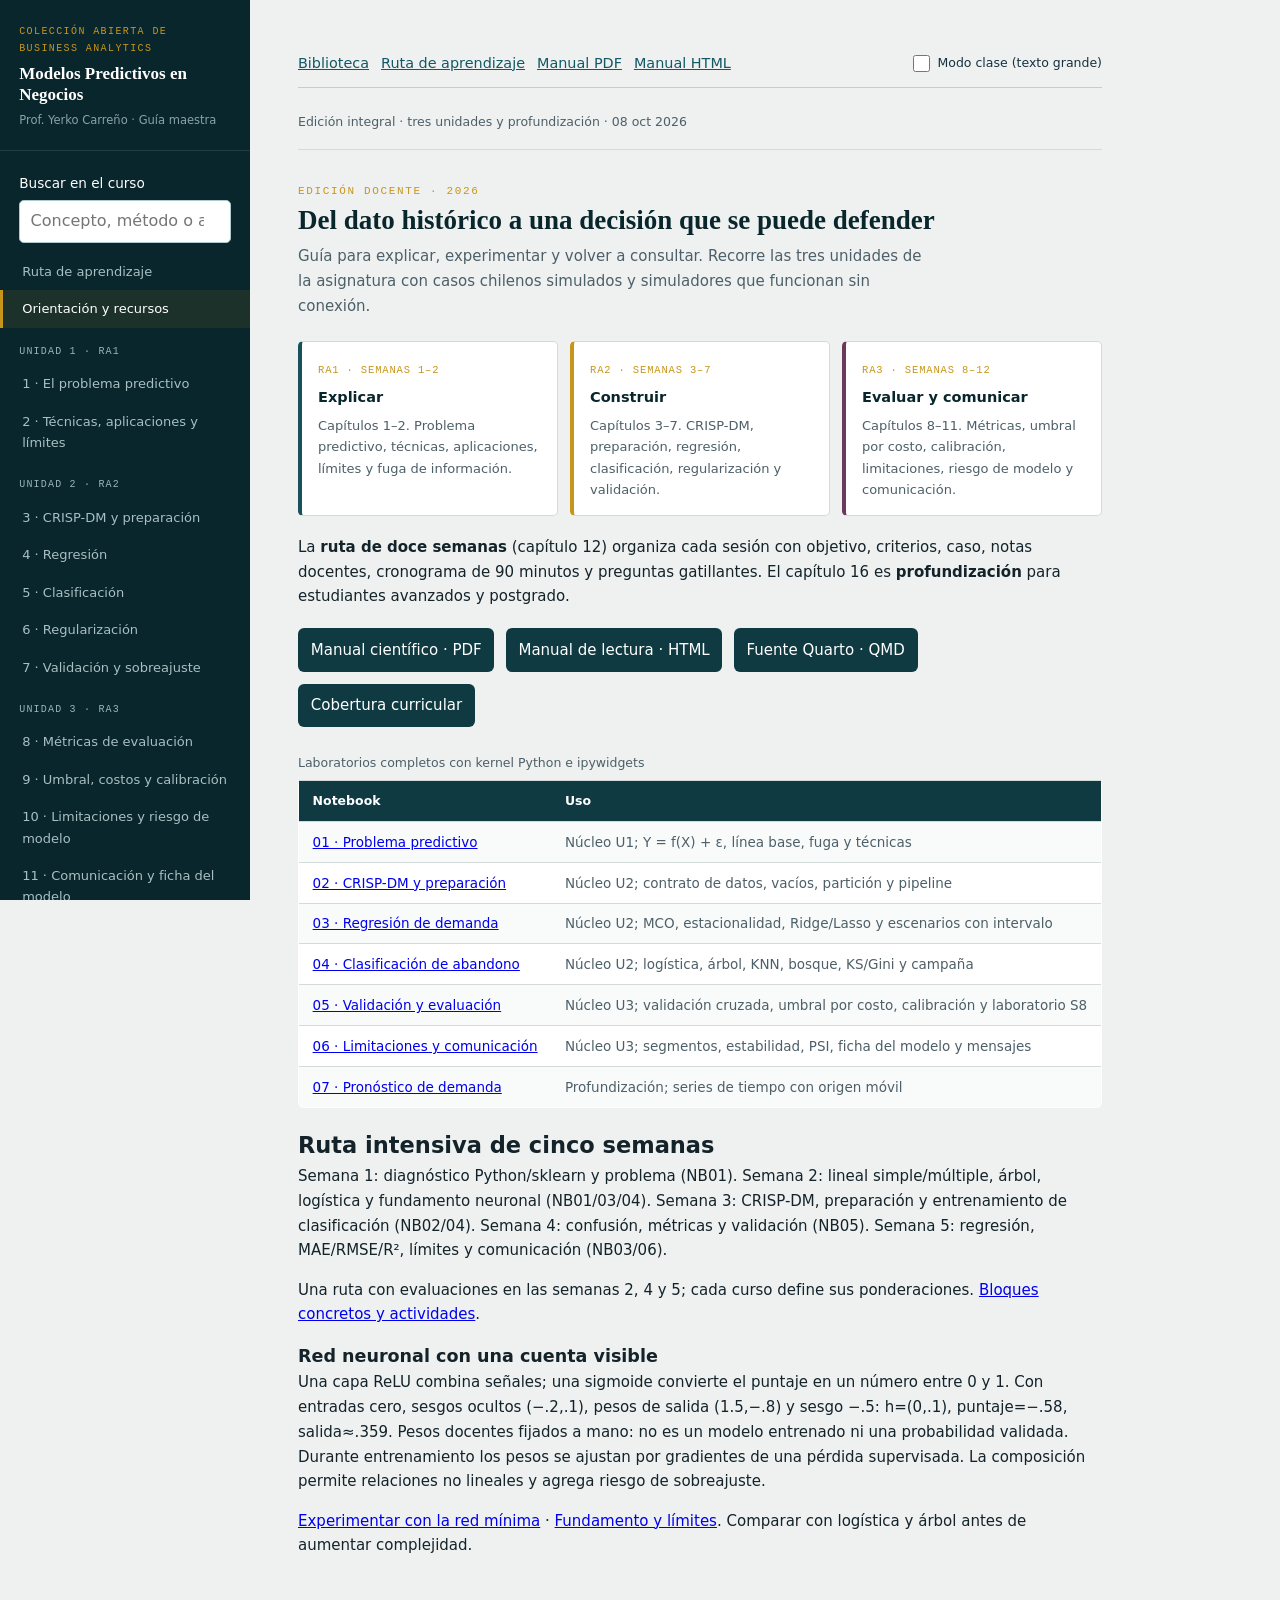
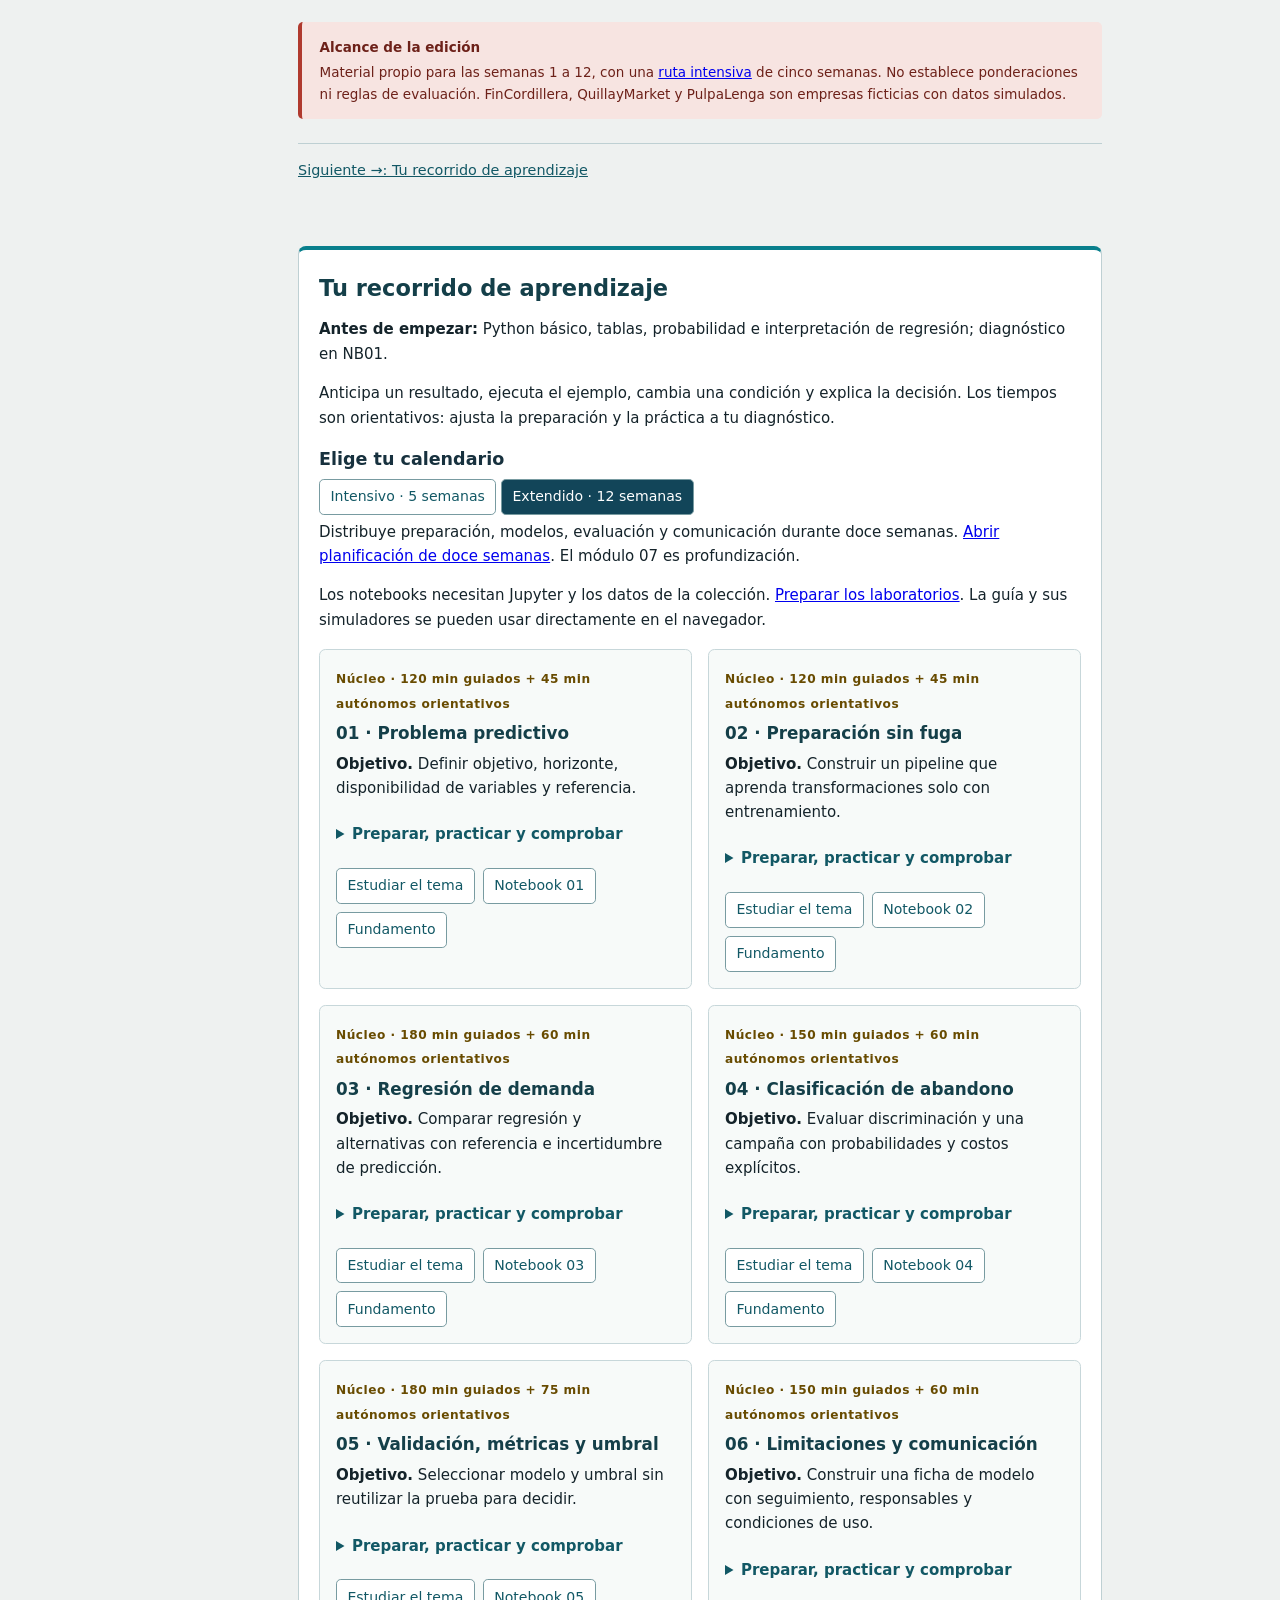
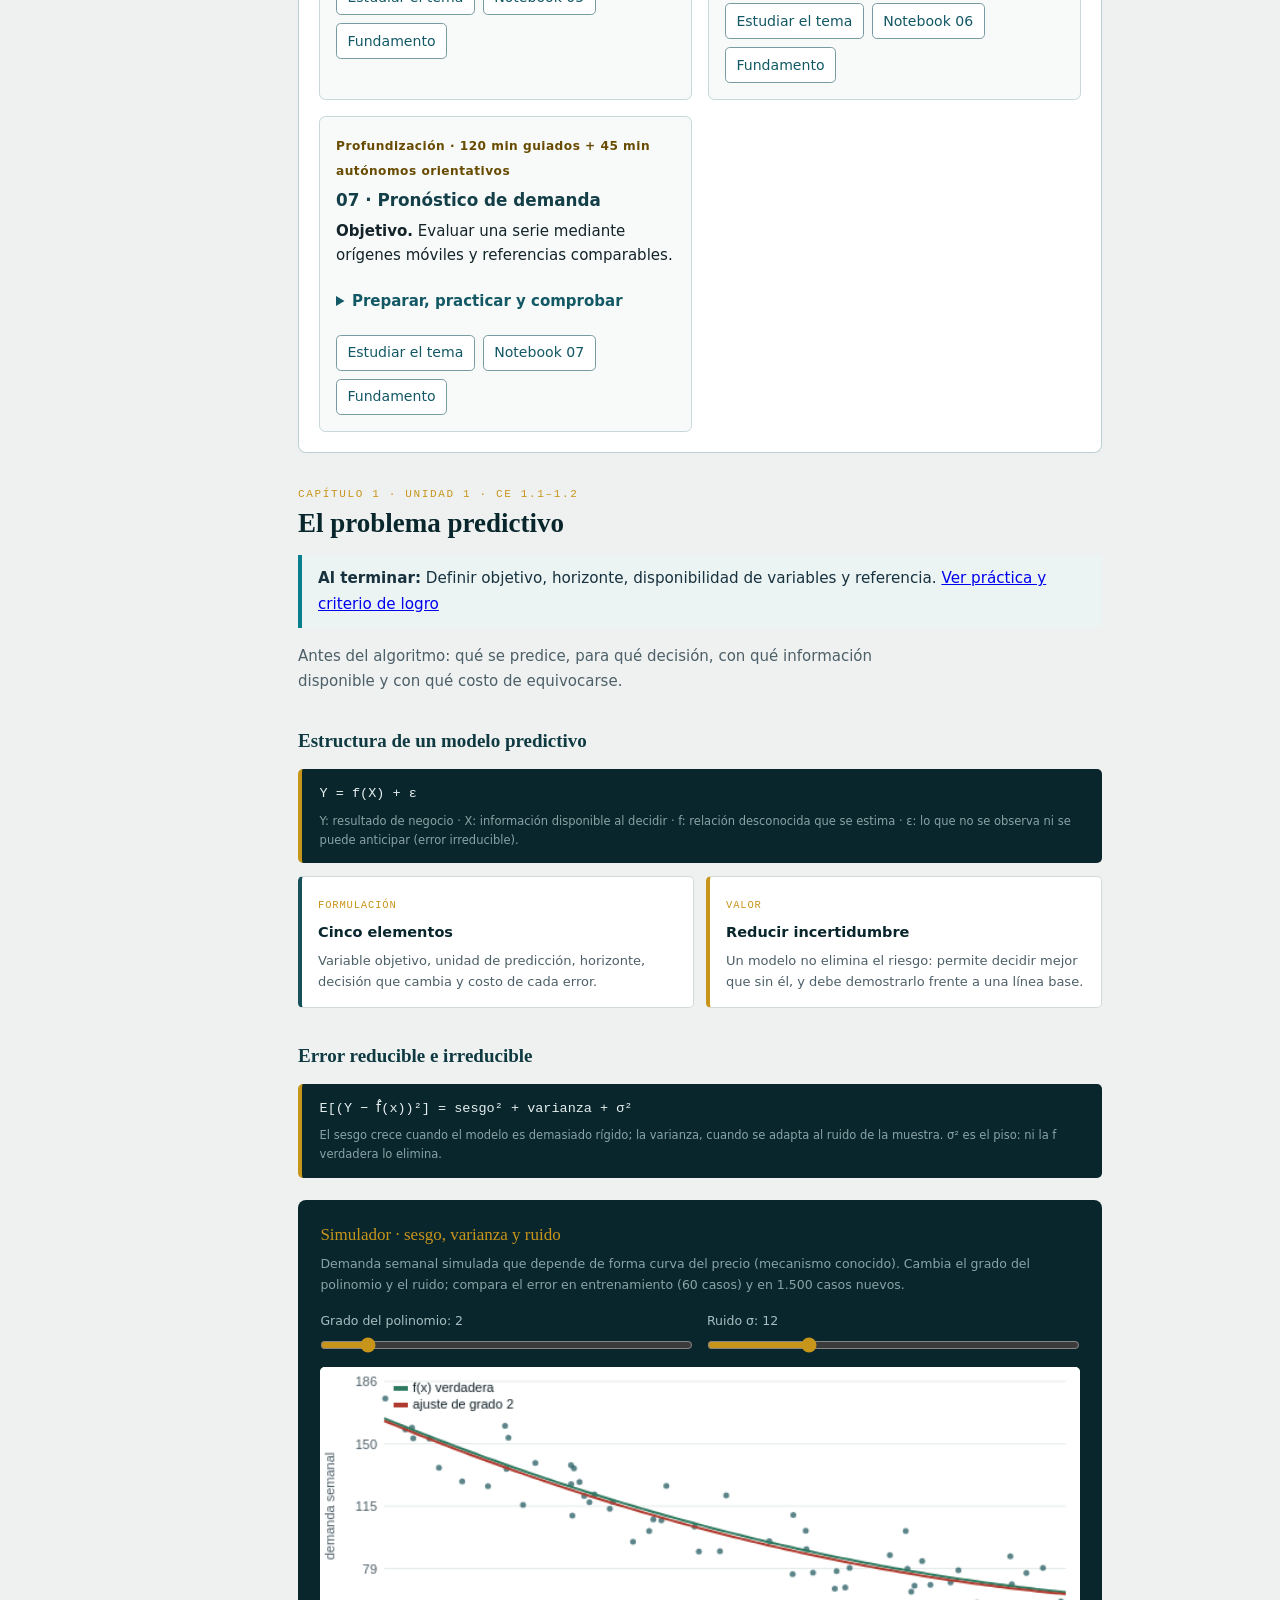
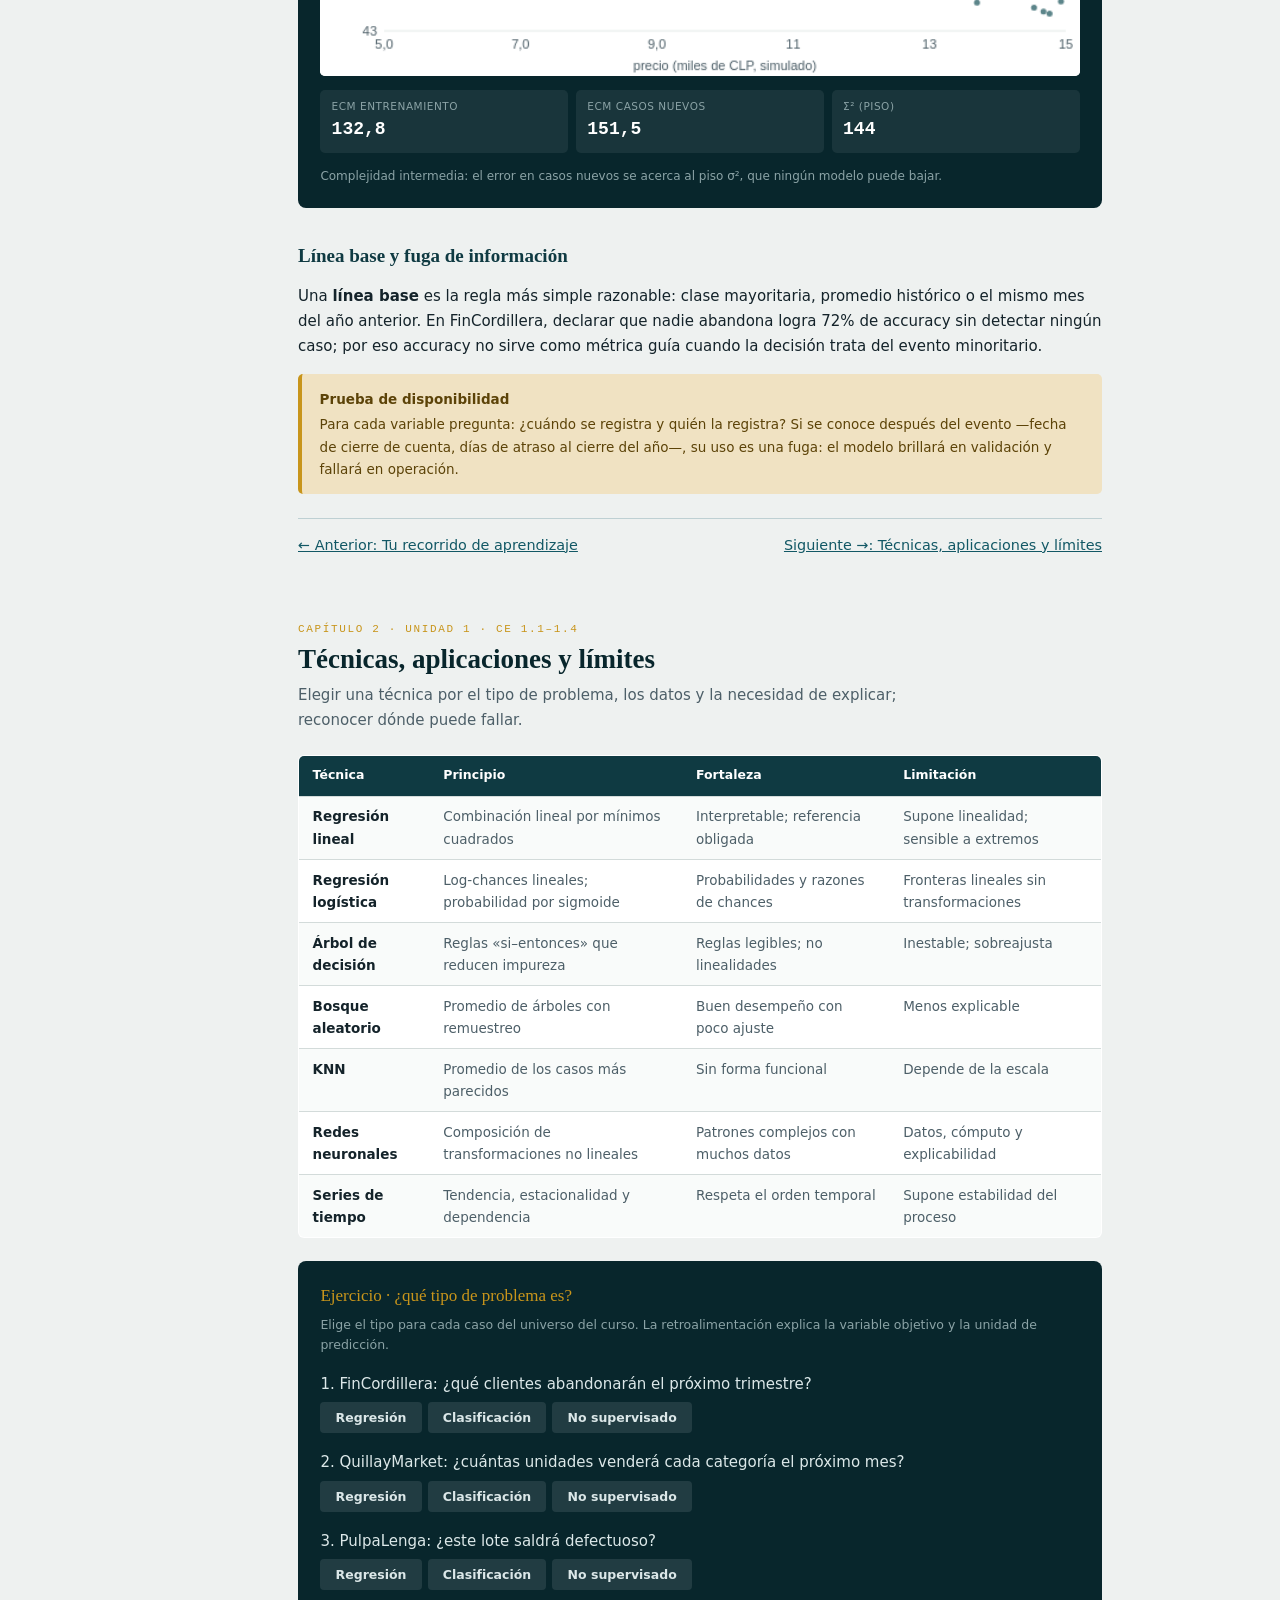
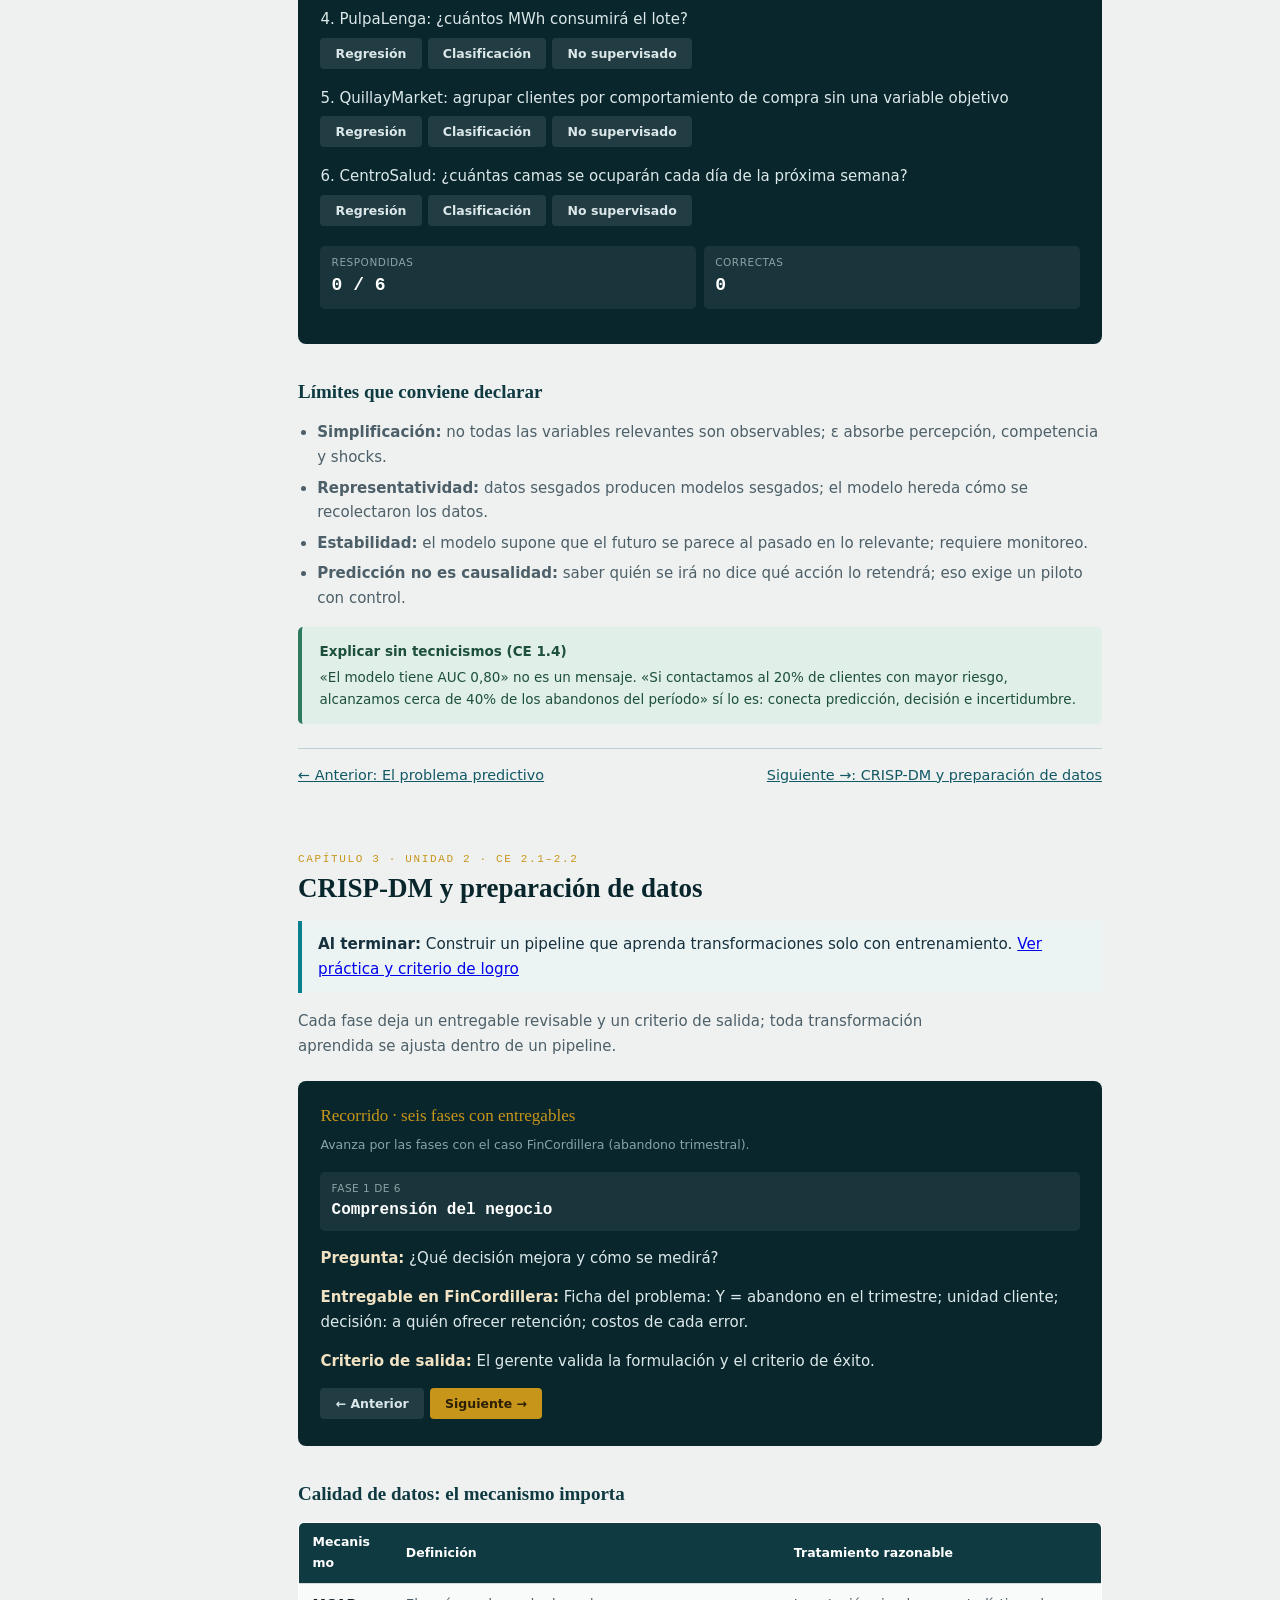
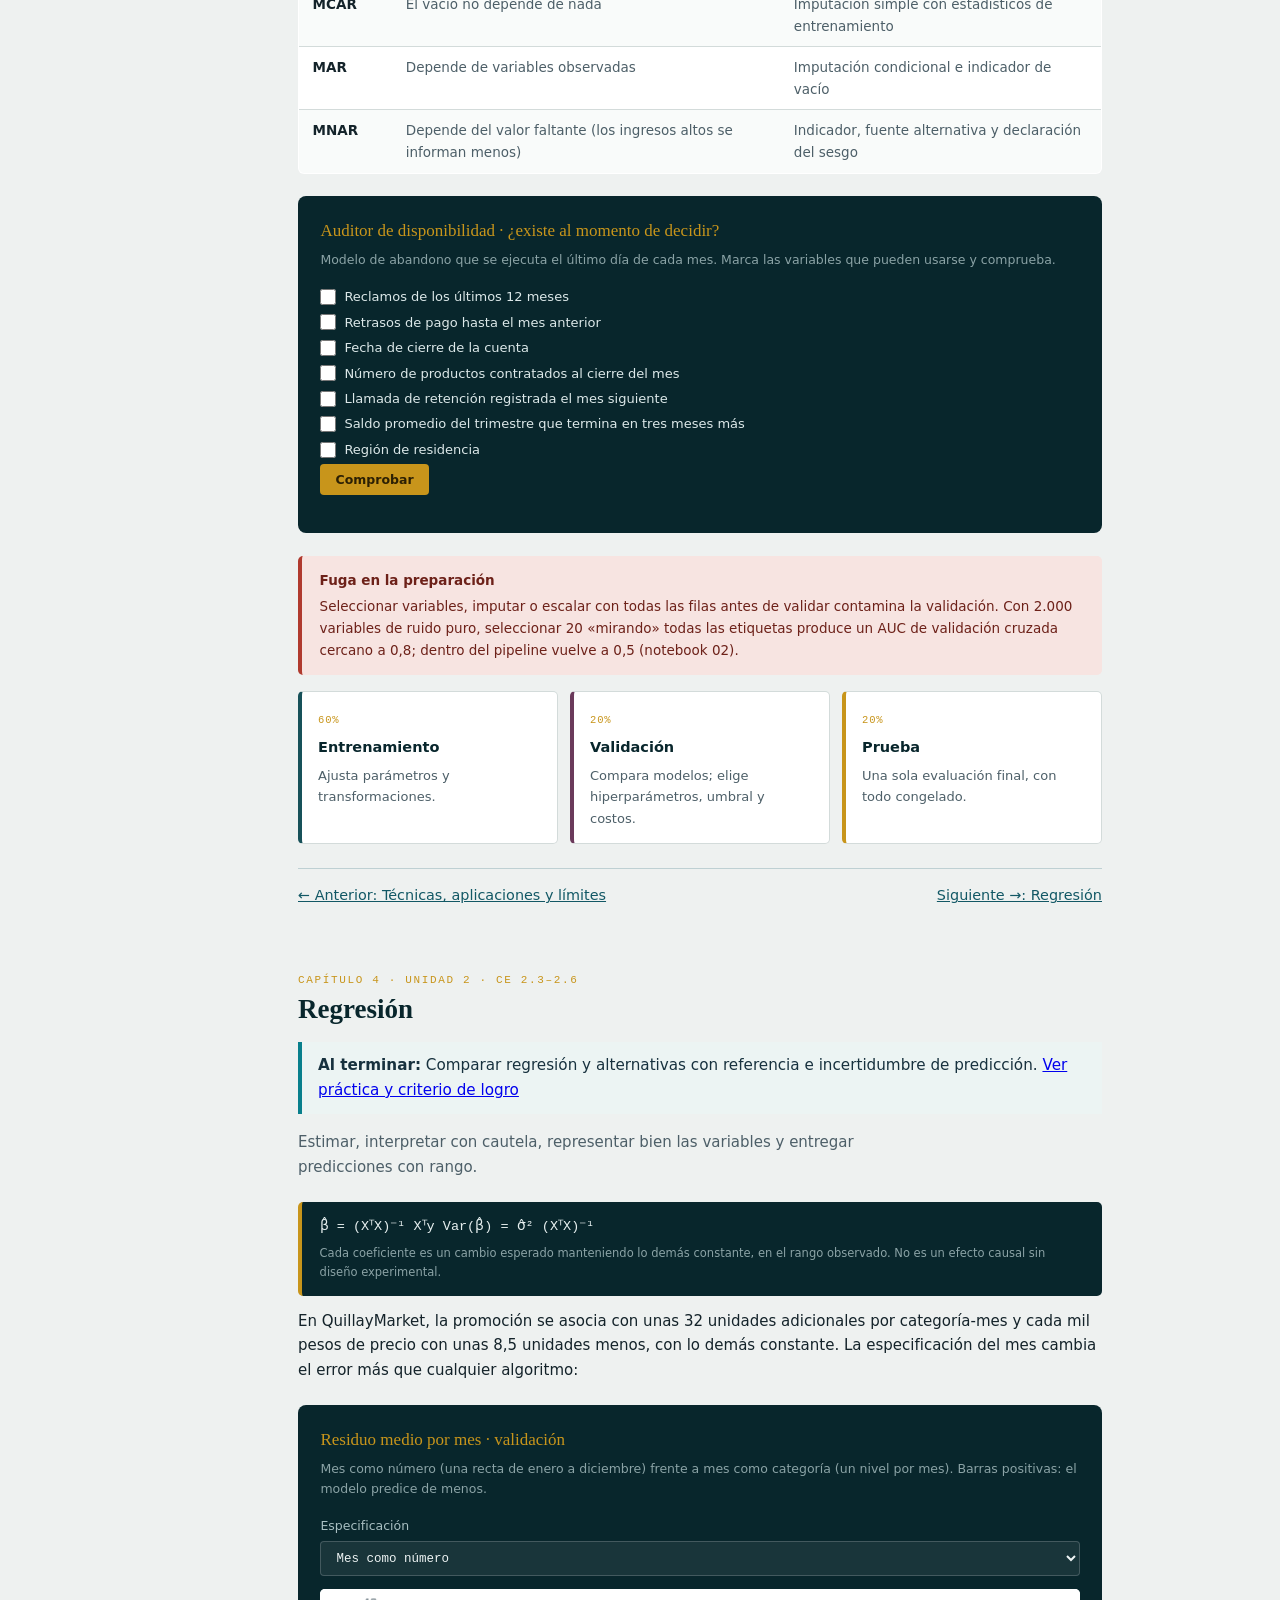
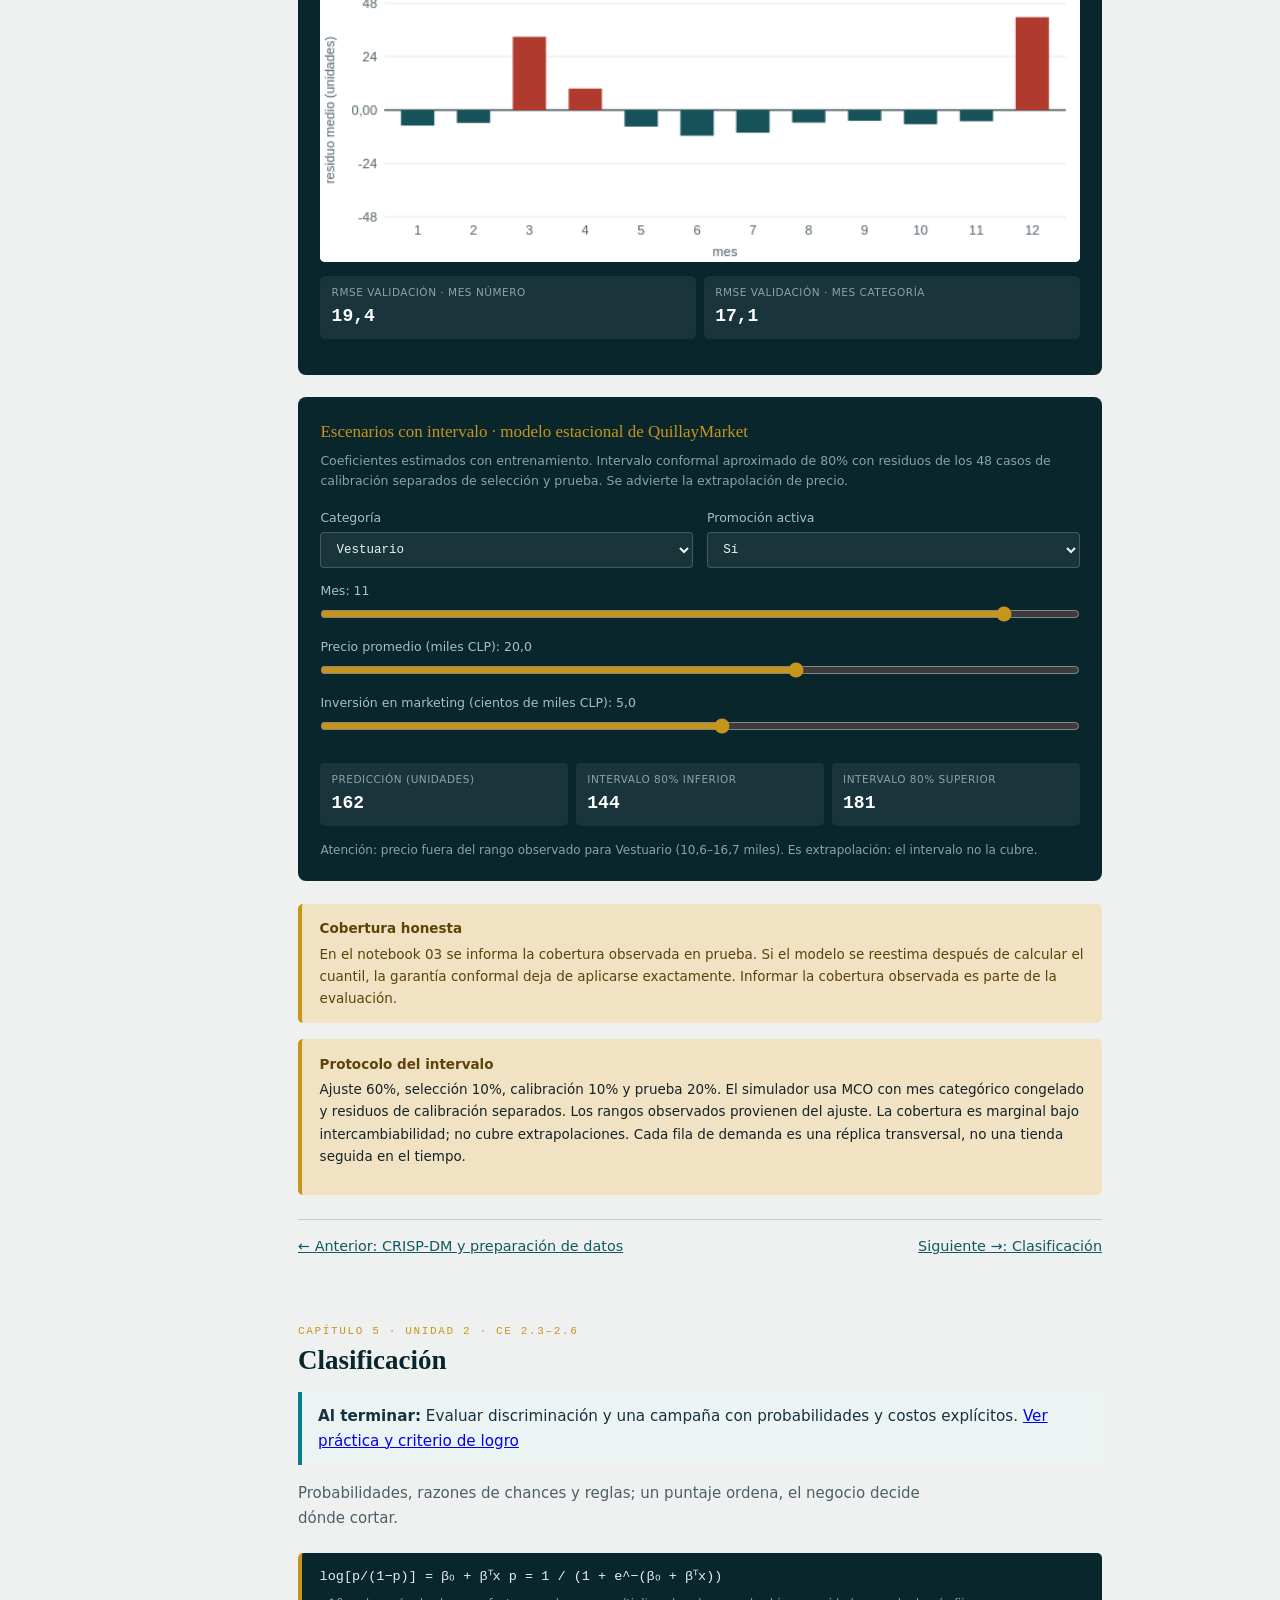
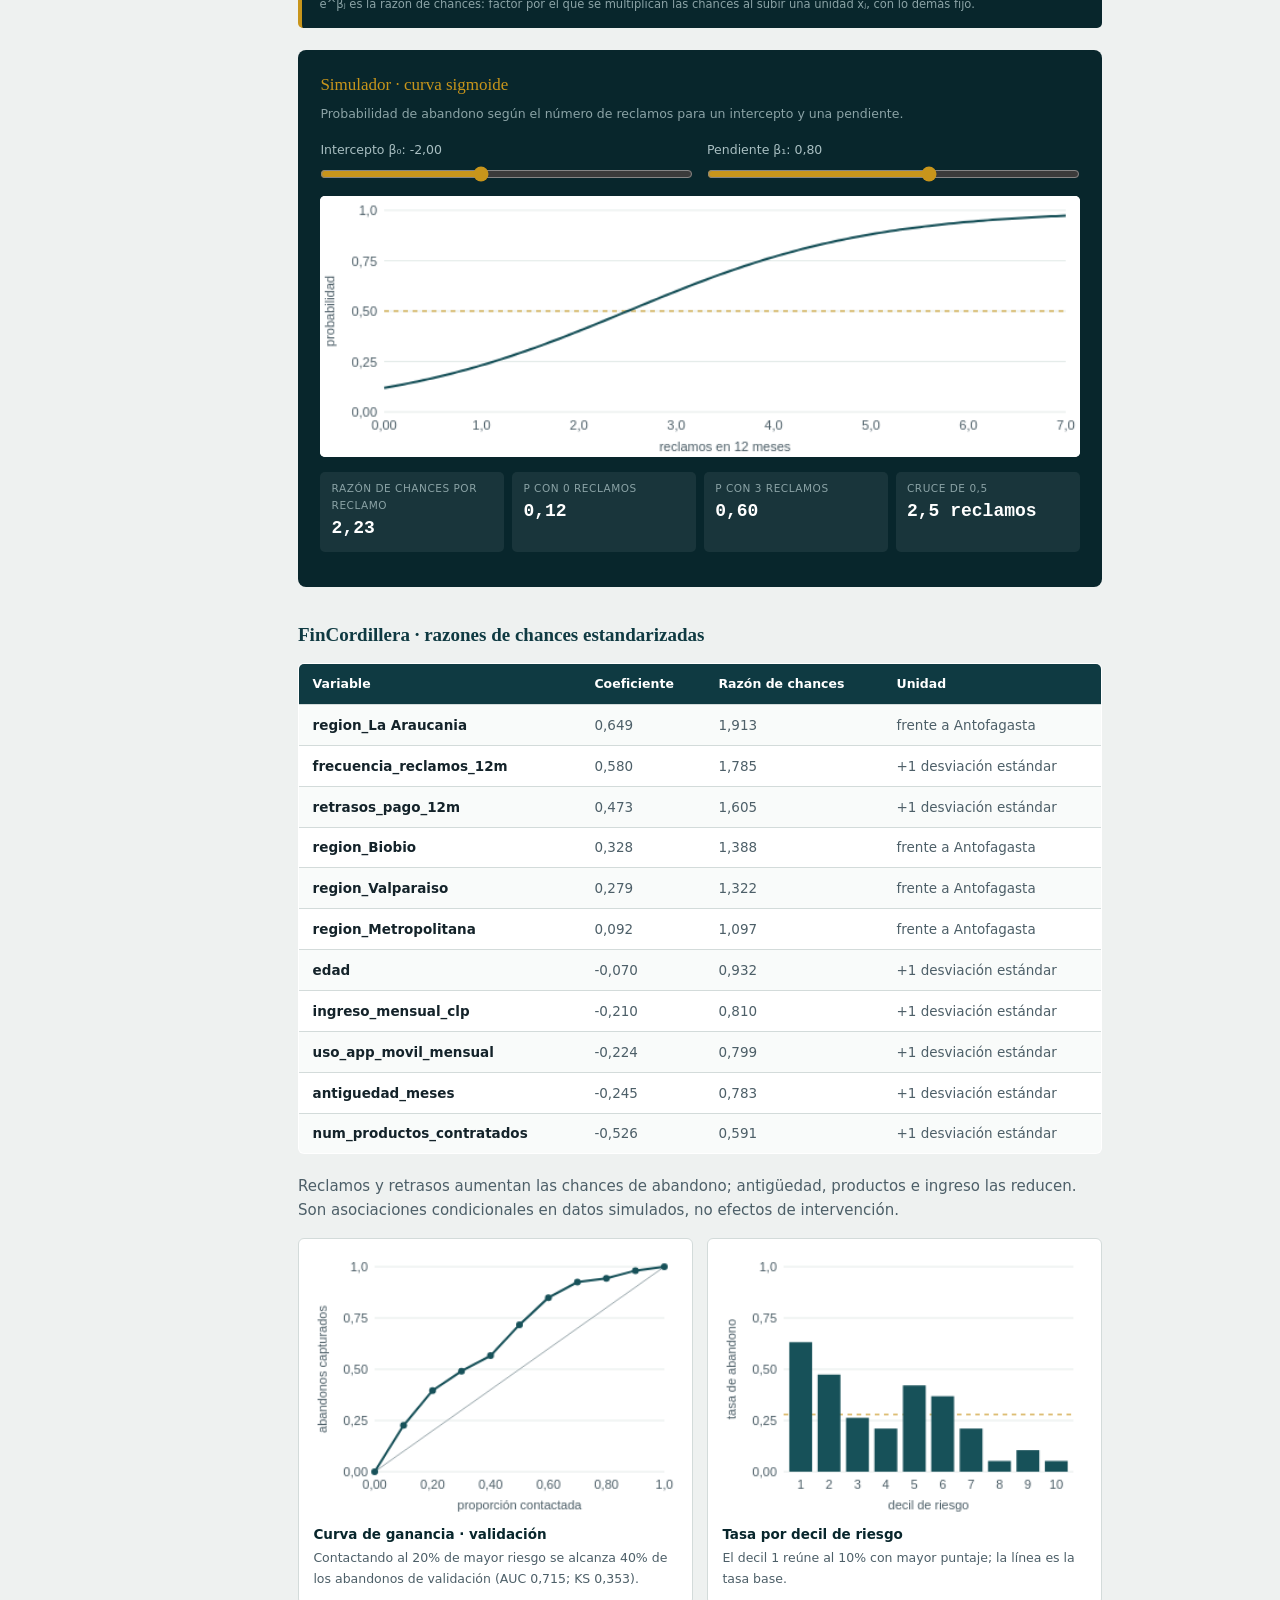
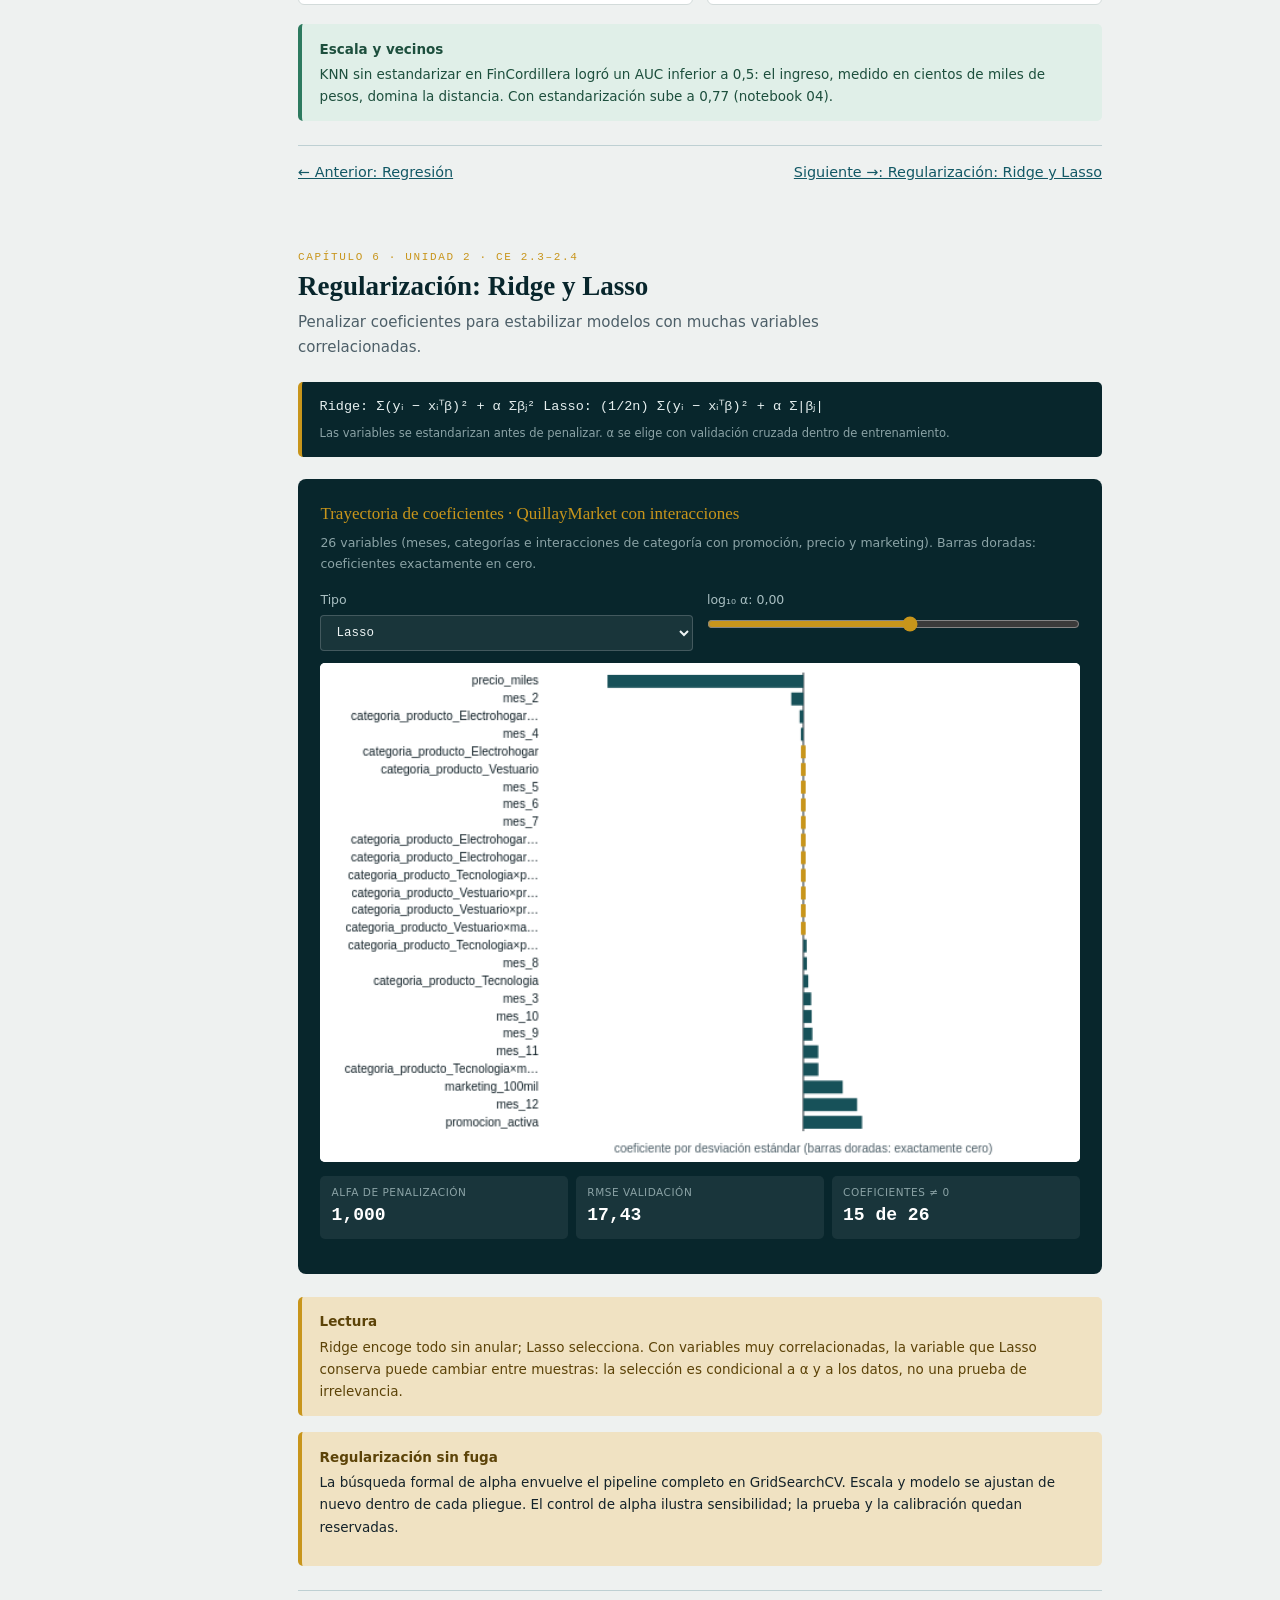
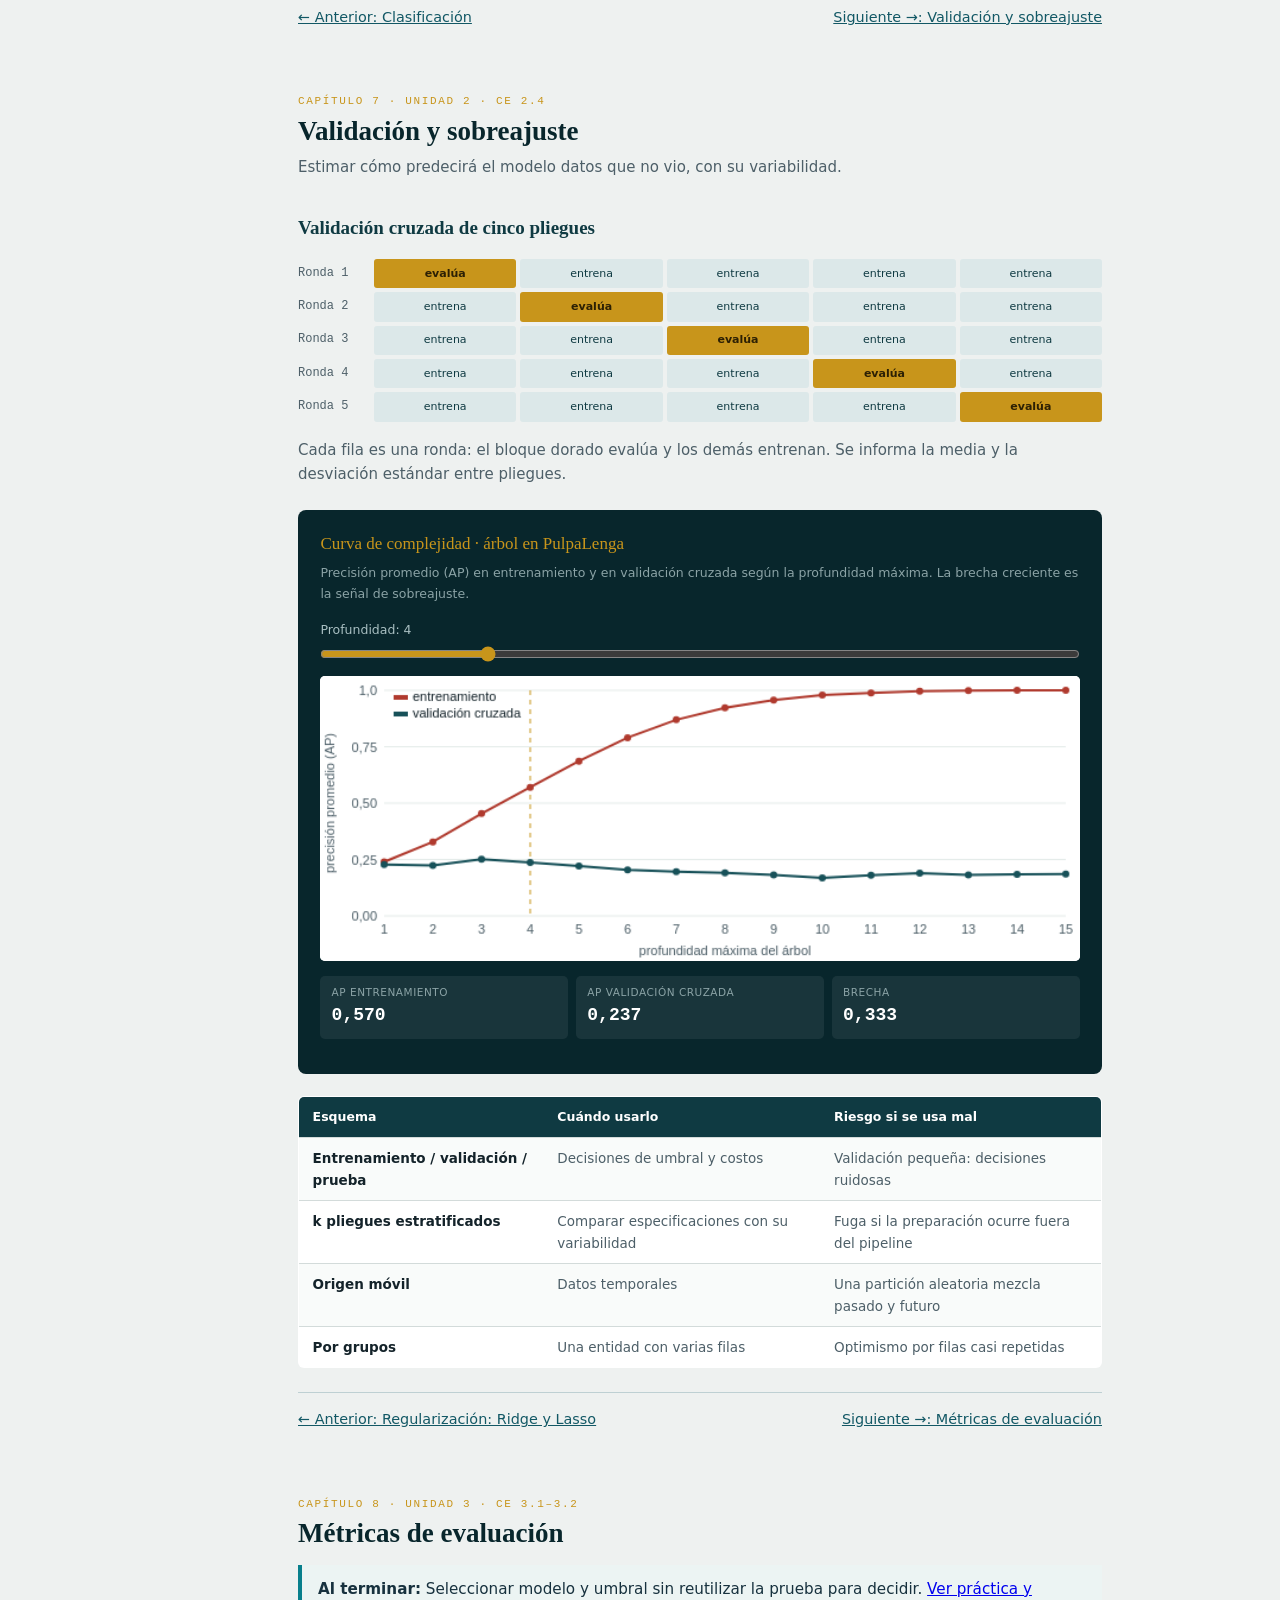
<file: 03_Modelos_Predictivos_Negocios/guia_maestra_mpn.html>
<!DOCTYPE html>

<html lang="es">
<head>
<meta charset="utf-8"/>
<meta content="width=device-width, initial-scale=1.0" name="viewport"/>
<title>Guía maestra · Modelos Predictivos en Negocios</title>
<style>
:root{
  --petrol-900:#08262c;
  --petrol-800:#0f3a42;
  --petrol-700:#175159;
  --petrol-100:#dce8e9;
  --gold:#c8951b;
  --gold-soft:#f0e2c2;
  --plum:#6b3a5b;
  --plum-soft:#efe1ea;
  --green:#2d7a5f;
  --green-soft:#e0efe8;
  --red:#b03a2e;
  --red-soft:#f7e4e1;
  --paper:#eef1f0;
  --card:#ffffff;
  --ink:#14232a;
  --ink-soft:#4d5f68;
  --ink-faint:#7d8d95;
  --line:#d3dbda;
  --fh:'Iowan Old Style','Palatino Linotype','Book Antiqua',Georgia,serif;
  --fb:'Segoe UI',system-ui,-apple-system,Roboto,sans-serif;
  --fm:'SFMono-Regular',Consolas,'Courier New',monospace;
  --scale:1;
}
*{box-sizing:border-box;margin:0;padding:0;}
html{scroll-behavior:smooth;}
body{
  background:var(--paper);color:var(--ink);
  font-family:var(--fb);
  font-size:calc(15px * var(--scale));
  line-height:1.65;
}
body.clase{--scale:1.28;}

/* ---------- layout ---------- */
.shell{display:flex;min-height:100vh;}
aside{
  width:250px;flex-shrink:0;
  background:var(--petrol-900);color:#cfdcdd;
  position:sticky;top:0;height:100vh;overflow-y:auto;
  padding:1.5rem 0;
}
aside .brand{padding:0 1.2rem 1.2rem;border-bottom:1px solid rgba(255,255,255,.1);margin-bottom:.8rem;}
aside .brand .uni{font-family:var(--fm);font-size:10px;letter-spacing:.14em;text-transform:uppercase;color:var(--gold);}
aside .brand h1{font-family:var(--fh);font-size:17px;color:#fff;font-weight:600;line-height:1.25;margin-top:.35rem;}
aside .brand .prof{font-size:11.5px;color:#8ba3a6;margin-top:.4rem;}
aside nav a{
  display:block;padding:.5rem 1.2rem;color:#a9bfc2;text-decoration:none;
  font-size:13px;border-left:3px solid transparent;transition:all .12s;
}
aside nav a:hover{background:rgba(255,255,255,.05);color:#fff;}
aside nav a.active{border-left-color:var(--gold);color:#fff;background:rgba(200,149,27,.1);}
aside nav .grp{font-family:var(--fm);font-size:10px;letter-spacing:.12em;text-transform:uppercase;color:#5f7a7e;padding:1rem 1.2rem .3rem;}

main{flex:1;min-width:0;padding:2.5rem 3rem 6rem;max-width:900px;}
.topbar{
  display:flex;justify-content:space-between;align-items:center;
  margin-bottom:2rem;padding-bottom:1rem;border-bottom:1px solid var(--line);
}
.toggle{display:flex;align-items:center;gap:8px;font-size:12.5px;color:var(--ink-soft);cursor:pointer;user-select:none;}
.toggle input{width:36px;height:20px;appearance:none;background:var(--line);border-radius:10px;position:relative;cursor:pointer;transition:.2s;}
.toggle input:checked{background:var(--petrol-800);}
.toggle input::after{content:'';position:absolute;width:16px;height:16px;background:#fff;border-radius:50%;top:2px;left:2px;transition:.2s;}
.toggle input:checked::after{transform:translateX(16px);}

section.chapter{margin-bottom:4rem;scroll-margin-top:1.5rem;}
.chapter-head{margin-bottom:1.4rem;}
.chapter-head .num{font-family:var(--fm);font-size:11px;letter-spacing:.15em;color:var(--gold);text-transform:uppercase;}
.chapter-head h2{font-family:var(--fh);font-size:calc(27px * var(--scale));color:var(--petrol-900);font-weight:600;line-height:1.2;margin-top:.25rem;}
.chapter-head .sub{color:var(--ink-soft);margin-top:.5rem;max-width:640px;}
h3.sec{font-family:var(--fh);font-size:calc(19px * var(--scale));color:var(--petrol-800);margin:2rem 0 .8rem;}
h4.mini{font-size:calc(14.5px * var(--scale));color:var(--petrol-800);margin:1.2rem 0 .5rem;font-weight:600;}
p{margin-bottom:.9rem;color:var(--ink);}
p.muted{color:var(--ink-soft);}
ul.bul{margin:0 0 1rem 1.2rem;color:var(--ink-soft);}
ul.bul li{margin-bottom:.35rem;}

/* ---------- components ---------- */
.card{background:var(--card);border:1px solid var(--line);border-radius:6px;padding:1.1rem 1.25rem;}
.grid2{display:grid;grid-template-columns:repeat(auto-fit,minmax(240px,1fr));gap:12px;margin-bottom:1.2rem;}
.grid3{display:grid;grid-template-columns:repeat(auto-fit,minmax(180px,1fr));gap:12px;margin-bottom:1.2rem;}
.tile{background:var(--card);border:1px solid var(--line);border-left:4px solid var(--petrol-700);border-radius:5px;padding:.9rem 1rem;}
.tile .tag{font-family:var(--fm);font-size:10.5px;letter-spacing:.08em;color:var(--gold);text-transform:uppercase;}
.tile h4{font-size:calc(14.5px * var(--scale));color:var(--petrol-900);margin:.3rem 0 .3rem;}
.tile p{font-size:calc(13px * var(--scale));color:var(--ink-soft);margin:0;}
.tile.plum{border-left-color:var(--plum);}
.tile.gold{border-left-color:var(--gold);}
.tile.green{border-left-color:var(--green);}

table.data{width:100%;border-collapse:collapse;font-size:calc(13.5px * var(--scale));margin-bottom:1.2rem;background:var(--card);border:1px solid var(--line);border-radius:6px;overflow:hidden;}
table.data th{background:var(--petrol-800);color:#fff;text-align:left;padding:.6rem .85rem;font-weight:600;font-size:calc(12.5px * var(--scale));}
table.data td{padding:.55rem .85rem;border-top:1px solid var(--line);color:var(--ink-soft);vertical-align:top;}
table.data tr:nth-child(even) td{background:#f9fbfa;}
table.data td strong{color:var(--ink);}

.formula{
  background:var(--petrol-900);color:#e6efef;font-family:var(--fm);
  padding:.85rem 1.1rem;border-radius:5px;font-size:calc(13.5px * var(--scale));
  margin:.8rem 0;overflow-x:auto;border-left:4px solid var(--gold);
}
.formula .note{display:block;color:#8ba3a6;font-size:calc(11.5px * var(--scale));margin-top:.4rem;font-family:var(--fb);}

.callout{border-radius:5px;padding:.85rem 1.1rem;font-size:calc(13.5px * var(--scale));margin:1rem 0;border-left:4px solid;}
.callout.key{background:var(--gold-soft);border-color:var(--gold);color:#5c4308;}
.callout.warn{background:var(--red-soft);border-color:var(--red);color:#6d2119;}
.callout.tip{background:var(--green-soft);border-color:var(--green);color:#1d4f3d;}
.callout strong{display:block;margin-bottom:.2rem;}

details.acc{background:var(--card);border:1px solid var(--line);border-radius:5px;margin-bottom:8px;}
details.acc summary{padding:.75rem 1rem;cursor:pointer;font-weight:600;font-size:calc(14px * var(--scale));color:var(--petrol-800);list-style:none;display:flex;justify-content:space-between;}
details.acc summary::-webkit-details-marker{display:none;}
details.acc summary::after{content:'+';font-family:var(--fm);color:var(--gold);font-size:17px;}
details.acc[open] summary::after{content:'−';}
details.acc .bd{padding:.2rem 1rem 1rem;font-size:calc(13.5px * var(--scale));color:var(--ink-soft);border-top:1px solid var(--line);padding-top:.75rem;}

/* interactive lab */
.lab{background:var(--petrol-900);border-radius:8px;padding:1.3rem 1.4rem;margin:1.4rem 0;color:#dbe7e8;}
.lab .lab-h{font-family:var(--fh);font-size:calc(17px * var(--scale));color:var(--gold);margin-bottom:.3rem;}
.lab .lab-s{font-size:calc(12.5px * var(--scale));color:#8ba3a6;margin-bottom:1rem;}
.lab label{display:block;font-size:calc(12.5px * var(--scale));color:#a9bfc2;margin-bottom:.25rem;}
.lab input[type=range]{width:100%;accent-color:var(--gold);margin-bottom:.9rem;}
.lab textarea,.lab input[type=text],.lab select{
  width:100%;background:rgba(255,255,255,.07);border:1px solid rgba(255,255,255,.18);
  color:#eef4f4;border-radius:4px;padding:.55rem .7rem;font-family:var(--fm);
  font-size:calc(12.5px * var(--scale));margin-bottom:.8rem;
}
.lab button{
  background:var(--gold);color:#2c2004;border:none;border-radius:4px;
  padding:.5rem .95rem;font-size:calc(12.5px * var(--scale));font-weight:600;
  cursor:pointer;font-family:var(--fb);margin-right:6px;margin-bottom:6px;
}
.lab button.ghost{background:rgba(255,255,255,.1);color:#dbe7e8;}
.lab canvas{background:#fff;border-radius:5px;display:block;width:100%;max-width:100%;}
.stats{display:grid;grid-template-columns:repeat(auto-fit,minmax(92px,1fr));gap:8px;margin:.9rem 0;}
.stat{background:rgba(255,255,255,.07);border-radius:5px;padding:.5rem .7rem;}
.stat .k{font-size:calc(10.5px * var(--scale));color:#8ba3a6;text-transform:uppercase;letter-spacing:.05em;}
.stat .v{font-size:calc(18px * var(--scale));font-weight:600;color:#fff;font-family:var(--fm);}
.lab .hint{font-size:calc(12px * var(--scale));color:#8ba3a6;margin-top:.7rem;}
.lab .row{display:flex;gap:14px;flex-wrap:wrap;}
.lab .row>div{flex:1;min-width:150px;}

.chartgrid{display:grid;grid-template-columns:repeat(auto-fit,minmax(230px,1fr));gap:14px;margin-bottom:1.2rem;}
.chartcard{background:var(--card);border:1px solid var(--line);border-radius:6px;padding:.9rem;}
.chartcard canvas{width:100%;display:block;background:#fff;}
.chartcard h4{font-size:calc(13.5px * var(--scale));color:var(--petrol-900);margin:.5rem 0 .2rem;}
.chartcard p{font-size:calc(12.5px * var(--scale));color:var(--ink-soft);margin:0;}

/* quiz */
#quiz-root button{
  font-family:var(--fb);background:var(--card);border:1px solid var(--line);border-radius:4px;
  padding:.65rem .9rem;font-size:calc(13.5px * var(--scale));color:var(--ink);cursor:pointer;text-align:left;
}
#quiz-root button:hover{border-color:var(--gold);}
#quiz-root button.primary{background:var(--petrol-800);color:#fff;border-color:var(--petrol-800);font-weight:600;}
.ptrack{height:5px;background:var(--line);border-radius:3px;overflow:hidden;margin:.7rem 0 1.1rem;}
.pfill{height:100%;background:var(--gold);transition:width .3s;}

.glosario dt{font-weight:600;color:var(--petrol-800);margin-top:.7rem;font-size:calc(14px * var(--scale));}
.glosario dd{color:var(--ink-soft);font-size:calc(13.5px * var(--scale));margin-left:0;}

footer.pie{margin-top:3rem;padding-top:1.4rem;border-top:1px solid var(--line);font-size:calc(12px * var(--scale));color:var(--ink-faint);}

@media(max-width:900px){
  .shell{flex-direction:column;}
  aside{width:100%;height:auto;position:relative;}
  aside nav{display:flex;flex-wrap:wrap;gap:2px;padding:0 .8rem;}
  aside nav a{border-left:none;border-bottom:2px solid transparent;padding:.4rem .7rem;font-size:12px;}
  aside nav a.active{border-left:none;border-bottom-color:var(--gold);}
  aside nav .grp{display:none;}
  main{padding:1.5rem 1.2rem 4rem;}
}
@media print{aside{display:none;}main{max-width:100%;}}

.resource-links{display:flex;gap:.7rem;flex-wrap:wrap;margin:1.2rem 0}.resource-links a{padding:.6rem .8rem;background:#0f3a42;color:#fff;border-radius:6px;text-decoration:none}
.fba-controls{display:flex;flex-wrap:wrap;gap:1rem;margin-bottom:1rem}.fba-controls select{display:block;min-width:130px;padding:.5rem;border-radius:4px}
.lab table{width:100%;color:#fff;border-collapse:collapse;margin:1rem 0}.lab th,.lab td{padding:.5rem;text-align:right;border-bottom:1px solid #49666b}.lab th:first-child,.lab td:first-child{text-align:left}
aside nav .grp{color:#9bb4b7}.lab p{color:#dce8e9}a:focus-visible,button:focus-visible,input:focus-visible,select:focus-visible{outline:3px solid #c8951b;outline-offset:3px}
@media(max-width:700px){main{padding:1.2rem}.grid3{grid-template-columns:1fr}table{display:block;overflow-x:auto}.fba-controls{flex-direction:column}.topbar{gap:1rem;flex-wrap:wrap}}
@media print{aside,.toggle{display:none}main{max-width:none;padding:0}.lab{break-inside:avoid}section.chapter{break-before:auto}a{color:#175159}}


.kfold{margin:1rem 0;}
.kf-row{display:flex;gap:4px;align-items:center;margin-bottom:4px;}
.kf-lab{width:72px;flex-shrink:0;font-size:12px;color:var(--ink-soft);font-family:var(--fm);}
.kf-cell{flex:1;text-align:center;font-size:11px;padding:.35rem 0;border-radius:3px;background:var(--petrol-100);color:var(--petrol-800);}
.kf-cell.eval{background:var(--gold);color:#2c2004;font-weight:600;}
.scr-out{background:rgba(255,255,255,.06);border-radius:5px;padding:.8rem 1rem;margin-top:.4rem;}
.scr-out p{margin-bottom:.5rem;}
.lab .chartgrid canvas{background:#fff;border-radius:5px;width:100%;}
table.data caption{caption-side:top;text-align:left;font-size:12.5px;color:var(--ink-soft);padding:.4rem 0;}
.lab input[type=checkbox]{accent-color:var(--gold);width:16px;height:16px;}
@media(max-width:700px){.kf-lab{width:56px;}.kf-cell{font-size:9.5px;}}
</style>
<style data-ba-generado="" id="ba-estilo">/* Navegación, actividades y accesibilidad comunes. Sin fuentes ni servicios externos. */
:root { --ba-ink: #143f49; --ba-line: #bed0d3; }
[hidden] { display: none !important; }
.ba-saltar { position: fixed; top: -100px; left: 12px; z-index: 100; background: white; color: #143f49; padding: 12px; }
.ba-saltar:focus { top: 10px; }
body :is(a,button,input,select,textarea,summary,[tabindex]):focus-visible { outline: 3px solid #bd7600; outline-offset: 3px; }
main { min-width: 0; overflow-wrap: anywhere; }
main :is(.grid2,.grid3) > * { min-width: 0; }
main pre { max-width: 100%; overflow-x: auto; }
.ba-math { display: inline-block; max-width: 100%; overflow-x: auto; vertical-align: middle; }
.ba-math.ba-display { display: block; }
.ba-display math { width: max-content; min-width: 100%; }
main img { max-width: 100%; height: auto; }
.ba-barra { display: flex; align-items: center; flex-wrap: wrap; gap: .75rem; margin: 0 0 1.5rem; padding: .8rem 0; border-bottom: 1px solid var(--ba-line); font: .9rem/1.5 system-ui,sans-serif; }
.ba-barra a { color: #125865; }
.ba-barra label { display: flex; align-items: center; gap: .45rem; margin: 0 0 0 auto; color: #17313e; }
.ba-barra input[type=checkbox] { appearance: auto; width: 1.1rem; height: 1.1rem; margin: 0; }
.ba-barra input[type=checkbox]::after { display: none; }
#ba-menu { display: none; background: #fff; color: #143f49; border: 1px solid #bdcfd1; padding: .55rem .8rem; border-radius: .3rem; font: 1rem/1.3 system-ui,sans-serif; }
aside #menu { display: none !important; }
aside .ba-busqueda { display: block; padding: .6rem 1.2rem; color: #fff; font: .85rem/1.5 system-ui,sans-serif; }
aside .ba-busqueda input { display: block; box-sizing: border-box; width: 100%; margin: .4rem 0 0; padding: .65rem; background: #fff; color: #17313e; border: 1px solid #adcbcf; border-radius: .3rem; font: 1rem/1.3 system-ui,sans-serif; }
#ba-resultados { padding: 0 1.2rem .6rem; margin: 0; list-style: none; color: white; }
#ba-resultados a { display: block; color: #fff; padding: .45rem 0; line-height: 1.4; font-size: .9rem; }
#ba-conteo { color: #e1eff1; display: block; padding: 0 1.2rem; font-size: .85rem; }
aside a[aria-current=location] { border-left: 3px solid #ffc562; background: #ffffff16; }
.ba-ruta { margin: 2rem 0; padding: 1.25rem; border: 1px solid var(--ba-line); border-top: 4px solid #087f8c; border-radius: .5rem; background: #fff; color: #17313e; }
.ba-ruta h2 { margin: 0 0 .65rem; color: #143f49; }
.ba-modulos { display: grid; grid-template-columns: repeat(2,minmax(0,1fr)); gap: 1rem; margin-top: 1rem; }
.ba-modulo { padding: 1rem; border: 1px solid #c7d7da; border-radius: .4rem; background: #f7faf9; min-width: 0; }
.ba-modulo h3 { color: #143f49; margin: .4rem 0; font: 600 1.05rem/1.4 system-ui,sans-serif; }
.ba-nivel { font: 600 .76rem/1.5 system-ui,sans-serif; letter-spacing: .04em; color: #684b00; }
.ba-modulo p, .ba-modulo li, .ba-modulo dd { font-size: .94rem; line-height: 1.6; }
.ba-modulo dl { margin: .7rem 0; }
.ba-modulo dt { font-weight: 700; margin-top: .7rem; }
.ba-modulo dd { margin: .2rem 0; }
.ba-modulo summary { cursor: pointer; color: #125865; font-weight: 600; padding: .5rem 0; }
.ba-recursos { display: flex; flex-wrap: wrap; gap: .5rem; margin-top: .8rem; }
.ba-recursos a, .ba-calendario button { display: inline-block; color: #125865; background: #fff; padding: .4rem .65rem; border: 1px solid #789ba1; border-radius: .3rem; text-decoration: none; font: .88rem/1.5 system-ui,sans-serif; }
.ba-calendario button { cursor: pointer; margin: .3rem .3rem .3rem 0; }
.ba-calendario button[aria-pressed=true] { background: #124559; color: white; }
.ba-clase-objetivo { border-left: 4px solid #087f8c; padding: .7rem 1rem; margin: 1rem 0; background: #ecf4f3; color: #17313e; font-size: .95rem; }
.ba-pasos { display: flex; justify-content: space-between; gap: 1rem; flex-wrap: wrap; padding-top: 1rem; margin-top: 1.5rem; border-top: 1px solid var(--ba-line); }
.ba-pasos a { color: #125865; font: .9rem/1.5 system-ui,sans-serif; }
.ba-actividad { margin: 1rem 0; padding: 1rem; background: #eef5f4; border-left: 4px solid #087f8c; }
.ba-clase aside { display: none !important; }
body.ba-clase { display: block !important; }
.ba-clase main { max-width: 1120px !important; margin: 0 auto !important; width: 100%; font-size: 1.2rem; }
.ba-clase .ba-barra { position: sticky; top: 0; z-index: 30; background: #fff; padding: .7rem; }
@media(max-width:900px) {
  body { display: block !important; }
  body aside { width: 100% !important; height: auto !important; position: relative !important; max-height: none !important; padding-bottom: .8rem !important; }
  aside .brand { padding-top: 1rem; padding-bottom: .7rem; }
  #ba-menu { display: block; margin: .5rem 1.2rem; }
  #ba-panel-indice { display: none; max-height: 65vh; overflow-y: auto; }
  #ba-panel-indice.ba-abierto { display: block; }
  #ba-panel-indice nav { display: block !important; max-height: none !important; height: auto !important; overflow: visible !important; }
  body main { margin-left: 0 !important; max-width: 100%; padding: 1.2rem !important; }
  .ba-modulos { grid-template-columns: 1fr; }
  .ba-barra label { margin-left: 0; }
  .ba-ruta { padding: 1rem; }
}
@media print { aside,.ba-barra,.ba-pasos,.ba-saltar { display: none !important; } .ba-modulos { display: block; } .ba-modulo { break-inside: avoid; } }
@media (prefers-reduced-motion: reduce) { html { scroll-behavior: auto !important; } *,*::before,*::after { transition: none !important; } }
</style></head>
<body><a class="ba-saltar" data-ba-generado="" href="#contenido">Saltar al contenido</a>
<div class="shell">
<aside>
<div class="brand">
<div class="uni">Colección abierta de Business Analytics</div>
<h1>Modelos Predictivos en Negocios</h1>
<div class="prof">Prof. Yerko Carreño · Guía maestra</div>
</div>
<button aria-controls="ba-panel-indice" aria-expanded="false" data-ba-generado="" id="ba-menu" type="button">Mostrar índice</button><div id="ba-panel-indice"><label class="ba-busqueda" data-ba-generado="" for="ba-buscar">Buscar en el curso<input id="ba-buscar" placeholder="Concepto, método o actividad…" type="search"/></label><span aria-live="polite" data-ba-generado="" id="ba-conteo" role="status"></span><ul data-ba-generado="" hidden="" id="ba-resultados"></ul><nav aria-label="Capítulos de la guía" id="nav"><a data-ba-generado="" href="#ruta-aprendizaje">Ruta de aprendizaje</a>
<a href="#inicio">Orientación y recursos</a>
<div class="grp">Unidad 1 · RA1</div>
<a href="#c1">1 · El problema predictivo</a>
<a href="#c2">2 · Técnicas, aplicaciones y límites</a>
<div class="grp">Unidad 2 · RA2</div>
<a href="#c3">3 · CRISP-DM y preparación</a>
<a href="#c4">4 · Regresión</a>
<a href="#c5">5 · Clasificación</a>
<a href="#c6">6 · Regularización</a>
<a href="#c7">7 · Validación y sobreajuste</a>
<div class="grp">Unidad 3 · RA3</div>
<a href="#c8">8 · Métricas de evaluación</a>
<a href="#c9">9 · Umbral, costos y calibración</a>
<a href="#c10">10 · Limitaciones y riesgo de modelo</a>
<a href="#c11">11 · Comunicación y ficha del modelo</a>
<div class="grp">Ruta y consulta</div>
<a href="#c12">12 · Ruta de doce semanas</a>
<a href="#c13">13 · Glosario</a>
<a href="#c14">14 · Autoevaluación</a>
<a href="#c15">15 · Referencias y ruta docente</a>
<div class="grp">Profundización</div>
<a href="#c16">16 · Pronóstico de series de tiempo</a>
</nav></div>
</aside>
<main id="contenido"><nav aria-label="Recursos del curso" class="ba-barra" data-ba-generado=""><a href="../index.html">Biblioteca</a><a href="#ruta-aprendizaje">Ruta de aprendizaje</a><a href="material_propio/MPN_manual_cientifico.pdf">Manual PDF</a><a href="material_propio/MPN_manual_cientifico.html">Manual HTML</a><label class="toggle"><input id="clase-toggle" type="checkbox"/> Modo clase (texto grande)</label></nav>
<div class="topbar">
<div style="font-size:12.5px;color:var(--ink-soft);">Edición integral · tres unidades y profundización · 08 oct 2026</div>
</div>
<section class="chapter" id="inicio">
<div class="chapter-head"><div class="num">Edición docente · 2026</div><h2>Del dato histórico a una decisión que se puede defender</h2>
<p class="sub">Guía para explicar, experimentar y volver a consultar. Recorre las tres unidades de la asignatura con casos chilenos simulados y simuladores que funcionan sin conexión.</p></div>
<div class="grid3">
<div class="tile"><span class="tag">RA1 · Semanas 1–2</span><h4>Explicar</h4><p>Capítulos 1–2. Problema predictivo, técnicas, aplicaciones, límites y fuga de información.</p></div>
<div class="tile gold"><span class="tag">RA2 · Semanas 3–7</span><h4>Construir</h4><p>Capítulos 3–7. CRISP-DM, preparación, regresión, clasificación, regularización y validación.</p></div>
<div class="tile plum"><span class="tag">RA3 · Semanas 8–12</span><h4>Evaluar y comunicar</h4><p>Capítulos 8–11. Métricas, umbral por costo, calibración, limitaciones, riesgo de modelo y comunicación.</p></div>
</div>
<p>La <strong>ruta de doce semanas</strong> (capítulo 12) organiza cada sesión con objetivo, criterios, caso, notas docentes, cronograma de 90 minutos y preguntas gatillantes. El capítulo 16 es <strong>profundización</strong> para estudiantes avanzados y postgrado.</p>
<div class="resource-links"><a href="material_propio/MPN_manual_cientifico.pdf">Manual científico · PDF</a><a href="material_propio/MPN_manual_cientifico.html">Manual de lectura · HTML</a><a href="material_propio/MPN_manual_cientifico.qmd">Fuente Quarto · QMD</a><a href="COBERTURA.md">Cobertura curricular</a></div>
<table class="data"><caption>Laboratorios completos con kernel Python e ipywidgets</caption><tr><th>Notebook</th><th>Uso</th></tr>
<tr><td><a download="" href="notebooks/MPN_01_problema_predictivo.ipynb">01 · Problema predictivo</a></td><td>Núcleo U1; Y = f(X) + ε, línea base, fuga y técnicas</td></tr>
<tr><td><a download="" href="notebooks/MPN_02_crisp_preparacion.ipynb">02 · CRISP-DM y preparación</a></td><td>Núcleo U2; contrato de datos, vacíos, partición y pipeline</td></tr>
<tr><td><a download="" href="notebooks/MPN_03_regresion_demanda.ipynb">03 · Regresión de demanda</a></td><td>Núcleo U2; MCO, estacionalidad, Ridge/Lasso y escenarios con intervalo</td></tr>
<tr><td><a download="" href="notebooks/MPN_04_clasificacion_abandono.ipynb">04 · Clasificación de abandono</a></td><td>Núcleo U2; logística, árbol, KNN, bosque, KS/Gini y campaña</td></tr>
<tr><td><a download="" href="notebooks/MPN_05_validacion_evaluacion.ipynb">05 · Validación y evaluación</a></td><td>Núcleo U3; validación cruzada, umbral por costo, calibración y laboratorio S8</td></tr>
<tr><td><a download="" href="notebooks/MPN_06_limitaciones_comunicacion.ipynb">06 · Limitaciones y comunicación</a></td><td>Núcleo U3; segmentos, estabilidad, PSI, ficha del modelo y mensajes</td></tr>
<tr><td><a download="" href="notebooks/MPN_07_pronostico_demanda.ipynb">07 · Pronóstico de demanda</a></td><td>Profundización; series de tiempo con origen móvil</td></tr></table>
<section class="chapter" id="ruta-intensiva"><h2>Ruta intensiva de cinco semanas</h2><p>Semana 1: diagnóstico Python/sklearn y problema (NB01). Semana 2: lineal simple/múltiple, árbol, logística y fundamento neuronal (NB01/03/04). Semana 3: CRISP-DM, preparación y entrenamiento de clasificación (NB02/04). Semana 4: confusión, métricas y validación (NB05). Semana 5: regresión, MAE/RMSE/R², límites y comunicación (NB03/06).</p><p>Una ruta con evaluaciones en las semanas 2, 4 y 5; cada curso define sus ponderaciones. <a href="RUTA_INTENSIVA.md">Bloques concretos y actividades</a>.</p><h3>Red neuronal con una cuenta visible</h3><p>Una capa ReLU combina señales; una sigmoide convierte el puntaje en un número entre 0 y 1. Con entradas cero, sesgos ocultos (−.2,.1), pesos de salida (1.5,−.8) y sesgo −.5: h=(0,.1), puntaje=−.58, salida≈.359. Pesos docentes fijados a mano: no es un modelo entrenado ni una probabilidad validada. Durante entrenamiento los pesos se ajustan por gradientes de una pérdida supervisada. La composición permite relaciones no lineales y agrega riesgo de sobreajuste.</p><p><a href="notebooks/MPN_01_problema_predictivo.ipynb#red-neuronal">Experimentar con la red mínima</a> · <a href="material_propio/MPN_manual_cientifico.html#sec-red-neuronal">Fundamento y límites</a>. Comparar con logística y árbol antes de aumentar complejidad.</p></section><div class="callout warn"><strong>Alcance de la edición</strong>Material propio para las semanas 1 a 12, con una <a href="RUTA_INTENSIVA.md">ruta intensiva</a> de cinco semanas. No establece ponderaciones ni reglas de evaluación. FinCordillera, QuillayMarket y PulpaLenga son empresas ficticias con datos simulados.</div>
<nav aria-label="Secuencia del capítulo" class="ba-pasos" data-ba-generado=""><a href="#ruta-aprendizaje">Siguiente →: Tu recorrido de aprendizaje</a></nav></section><section class="ba-ruta" data-ba-generado="" id="ruta-aprendizaje"><h2>Tu recorrido de aprendizaje</h2><p><strong>Antes de empezar:</strong> Python básico, tablas, probabilidad e interpretación de regresión; diagnóstico en NB01.</p><p>Anticipa un resultado, ejecuta el ejemplo, cambia una condición y explica la decisión. Los tiempos son orientativos: ajusta la preparación y la práctica a tu diagnóstico.</p><div class="ba-calendario"><h3>Elige tu calendario</h3><button aria-pressed="false" data-ba-ruta="5" type="button">Intensivo · 5 semanas</button><button aria-pressed="true" data-ba-ruta="12" type="button">Extendido · 12 semanas</button><p data-ba-calendario="5" hidden="">Semana 1: problema y diagnóstico; 2: técnicas; 3: preparación y clasificación; 4: validación; 5: regresión y comunicación. <a href="#ruta-intensiva">Abrir planificación de cinco semanas</a>. Los módulos 01–06 son la referencia; seleccionar las actividades indicadas en esa planificación.</p><p data-ba-calendario="12">Distribuye preparación, modelos, evaluación y comunicación durante doce semanas. <a href="#c12">Abrir planificación de doce semanas</a>. El módulo 07 es profundización.</p></div><p class="ba-laboratorios">Los notebooks necesitan Jupyter y los datos de la colección. <a href="../index.html#laboratorios">Preparar los laboratorios</a>. La guía y sus simuladores se pueden usar directamente en el navegador.</p><div class="ba-modulos"><article class="ba-modulo" id="modulo-01"><span class="ba-nivel">Núcleo · 120 min guiados + 45 min autónomos orientativos</span>
<h3>01 · Problema predictivo</h3><p><strong>Objetivo.</strong> Definir objetivo, horizonte, disponibilidad de variables y referencia.</p>
<details><summary>Preparar, practicar y comprobar</summary><dl><dt>Preparación</dt><dd>Leer un DataFrame y distinguir respuesta numérica de categórica.</dd><dt>Ejemplo trabajado</dt><dd>FinCordillera: predecir abandono con información disponible antes de la decisión.</dd><dt>Tu práctica</dt><dd>Clasificar variables por momento de disponibilidad y explicar una fuga de información.</dd><dt>Criterio de logro</dt><dd>Entregar ficha de problema, referencia y justificación de una técnica; explicar la red mínima.</dd></dl></details>
<div class="ba-recursos"><a href="#c1">Estudiar el tema</a><a download="" href="notebooks/MPN_01_problema_predictivo.ipynb">Notebook 01</a><a href="material_propio/MPN_manual_cientifico.html#sec-problema">Fundamento</a></div></article><article class="ba-modulo" id="modulo-02"><span class="ba-nivel">Núcleo · 120 min guiados + 45 min autónomos orientativos</span>
<h3>02 · Preparación sin fuga</h3><p><strong>Objetivo.</strong> Construir un pipeline que aprenda transformaciones solo con entrenamiento.</p>
<details><summary>Preparar, practicar y comprobar</summary><dl><dt>Preparación</dt><dd>Módulo 01; nulos, categorías y claves de datos.</dd><dt>Ejemplo trabajado</dt><dd>Imputar y escalar dentro de la validación en lugar de usar toda la tabla antes de dividir.</dd><dt>Tu práctica</dt><dd>Cambiar el mecanismo de valores ausentes y explicar el límite de la imputación.</dd><dt>Criterio de logro</dt><dd>Demostrar separación de datos, contrato de variables y transformaciones ajustadas sin prueba.</dd></dl></details>
<div class="ba-recursos"><a href="#c3">Estudiar el tema</a><a download="" href="notebooks/MPN_02_crisp_preparacion.ipynb">Notebook 02</a><a href="material_propio/MPN_manual_cientifico.html#sec-crisp">Fundamento</a></div></article><article class="ba-modulo" id="modulo-03"><span class="ba-nivel">Núcleo · 180 min guiados + 60 min autónomos orientativos</span>
<h3>03 · Regresión de demanda</h3><p><strong>Objetivo.</strong> Comparar regresión y alternativas con referencia e incertidumbre de predicción.</p>
<details><summary>Preparar, practicar y comprobar</summary><dl><dt>Preparación</dt><dd>Módulos 01–02; coeficientes y errores de regresión.</dd><dt>Ejemplo trabajado</dt><dd>QuillayMarket: comparar mes numérico con codificación por categoría y revisar residuos.</dd><dt>Tu práctica</dt><dd>Modificar un escenario de precio; identificar extrapolación y límites del intervalo.</dd><dt>Criterio de logro</dt><dd>Reportar MAE/RMSE, referencia, diagnóstico y diferencia entre IC de media e intervalo predictivo.</dd></dl></details>
<div class="ba-recursos"><a href="#c4">Estudiar el tema</a><a download="" href="notebooks/MPN_03_regresion_demanda.ipynb">Notebook 03</a><a href="material_propio/MPN_manual_cientifico.html#sec-regresion">Fundamento</a></div></article><article class="ba-modulo" id="modulo-04"><span class="ba-nivel">Núcleo · 150 min guiados + 60 min autónomos orientativos</span>
<h3>04 · Clasificación de abandono</h3><p><strong>Objetivo.</strong> Evaluar discriminación y una campaña con probabilidades y costos explícitos.</p>
<details><summary>Preparar, practicar y comprobar</summary><dl><dt>Preparación</dt><dd>Pipeline, probabilidad y matriz de confusión.</dd><dt>Ejemplo trabajado</dt><dd>FinCordillera: comparar logística, árbol, KNN escalado y bosque en validación.</dd><dt>Tu práctica</dt><dd>Cambiar presupuesto de contactos y comprobar cobertura de casos y costo de campaña.</dd><dt>Criterio de logro</dt><dd>Justificar modelo y política con métricas fuera de muestra y límites de utilidad.</dd></dl></details>
<div class="ba-recursos"><a href="#c5">Estudiar el tema</a><a download="" href="notebooks/MPN_04_clasificacion_abandono.ipynb">Notebook 04</a><a href="material_propio/MPN_manual_cientifico.html#sec-clasificacion">Fundamento</a></div></article><article class="ba-modulo" id="modulo-05"><span class="ba-nivel">Núcleo · 180 min guiados + 75 min autónomos orientativos</span>
<h3>05 · Validación, métricas y umbral</h3><p><strong>Objetivo.</strong> Seleccionar modelo y umbral sin reutilizar la prueba para decidir.</p>
<details><summary>Preparar, practicar y comprobar</summary><dl><dt>Preparación</dt><dd>Módulos 02–04; costos de falsos positivos y negativos.</dd><dt>Ejemplo trabajado</dt><dd>PulpaLenga: fijar un umbral con predicciones fuera de pliegue y evaluar al final.</dd><dt>Tu práctica</dt><dd>Cambiar costos y revisar calibración; distinguir ordenamiento de calidad probabilística.</dd><dt>Criterio de logro</dt><dd>Documentar selección, datos reservados y costo; no inferir calibración por coincidencia de umbrales.</dd></dl></details>
<div class="ba-recursos"><a href="#c8">Estudiar el tema</a><a download="" href="notebooks/MPN_05_validacion_evaluacion.ipynb">Notebook 05</a><a href="material_propio/MPN_manual_cientifico.html#sec-validacion">Fundamento</a></div></article><article class="ba-modulo" id="modulo-06"><span class="ba-nivel">Núcleo · 150 min guiados + 60 min autónomos orientativos</span>
<h3>06 · Limitaciones y comunicación</h3><p><strong>Objetivo.</strong> Construir una ficha de modelo con seguimiento, responsables y condiciones de uso.</p>
<details><summary>Preparar, practicar y comprobar</summary><dl><dt>Preparación</dt><dd>Métricas, calibración y evaluación por segmentos.</dd><dt>Ejemplo trabajado</dt><dd>Comparar estabilidad poblacional y desempeño por grupo; no interpretar PSI como causalidad.</dd><dt>Tu práctica</dt><dd>Redactar un mensaje ejecutivo y otro técnico para la misma señal de deterioro.</dd><dt>Criterio de logro</dt><dd>Entregar ficha con evidencia, incertidumbre, umbral de revisión y propuesta de mejora.</dd></dl></details>
<div class="ba-recursos"><a href="#c10">Estudiar el tema</a><a download="" href="notebooks/MPN_06_limitaciones_comunicacion.ipynb">Notebook 06</a><a href="material_propio/MPN_manual_cientifico.html#sec-limitaciones">Fundamento</a></div></article><article class="ba-modulo" id="modulo-07"><span class="ba-nivel">Profundización · 120 min guiados + 45 min autónomos orientativos</span>
<h3>07 · Pronóstico de demanda</h3><p><strong>Objetivo.</strong> Evaluar una serie mediante orígenes móviles y referencias comparables.</p>
<details><summary>Preparar, practicar y comprobar</summary><dl><dt>Preparación</dt><dd>Validación temporal, tendencia, estacionalidad y MAE.</dd><dt>Ejemplo trabajado</dt><dd>QuillayMarket: comparar pronóstico estacional y modelo con variables temporales.</dd><dt>Tu práctica</dt><dd>Aumentar el horizonte y analizar cobertura y MASE sin ajustar con los meses de prueba.</dd><dt>Criterio de logro</dt><dd>Explicar horizonte, cobertura observada, referencia y límites de cambios del proceso.</dd></dl></details>
<div class="ba-recursos"><a href="#c16">Estudiar el tema</a><a download="" href="notebooks/MPN_07_pronostico_demanda.ipynb">Notebook 07</a><a href="material_propio/MPN_manual_cientifico.html#sec-series">Fundamento</a></div></article></div></section>
<!-- ============ 1 ============ -->
<section class="chapter" id="c1">
<div class="chapter-head">
<div class="num">Capítulo 1 · Unidad 1 · CE 1.1–1.2</div>
<h2>El problema predictivo</h2><div class="ba-clase-objetivo" data-ba-generado=""><strong>Al terminar:</strong> Definir objetivo, horizonte, disponibilidad de variables y referencia. <a href="#modulo-01">Ver práctica y criterio de logro</a></div>
<p class="sub">Antes del algoritmo: qué se predice, para qué decisión, con qué información disponible y con qué costo de equivocarse.</p>
</div>
<h3 class="sec">Estructura de un modelo predictivo</h3>
<div class="formula">Y = f(X) + ε<span class="note">Y: resultado de negocio · X: información disponible al decidir · f: relación desconocida que se estima · ε: lo que no se observa ni se puede anticipar (error irreducible).</span></div>
<div class="grid2">
<div class="tile"><span class="tag">Formulación</span><h4>Cinco elementos</h4><p>Variable objetivo, unidad de predicción, horizonte, decisión que cambia y costo de cada error.</p></div>
<div class="tile gold"><span class="tag">Valor</span><h4>Reducir incertidumbre</h4><p>Un modelo no elimina el riesgo: permite decidir mejor que sin él, y debe demostrarlo frente a una línea base.</p></div>
</div>
<h3 class="sec">Error reducible e irreducible</h3>
<div class="formula">E[(Y − f̂(x))²] = sesgo² + varianza + σ²<span class="note">El sesgo crece cuando el modelo es demasiado rígido; la varianza, cuando se adapta al ruido de la muestra. σ² es el piso: ni la f verdadera lo elimina.</span></div>
<div class="lab">
<div class="lab-h">Simulador · sesgo, varianza y ruido</div>
<div class="lab-s">Demanda semanal simulada que depende de forma curva del precio (mecanismo conocido). Cambia el grado del polinomio y el ruido; compara el error en entrenamiento (60 casos) y en 1.500 casos nuevos.</div>
<div class="row">
<div><label for="sv-grado">Grado del polinomio: <span id="sv-grado-val">2</span></label><input id="sv-grado" max="10" min="1" step="1" type="range" value="2"/></div>
<div><label for="sv-sigma">Ruido σ: <span id="sv-sigma-val">12</span></label><input id="sv-sigma" max="40" min="2" step="1" type="range" value="12"/></div>
</div>
<canvas aria-label="Gráfico del ajuste polinomial frente a la función verdadera" height="260" id="sv-canvas" role="img" width="640">Gráfico del ajuste polinomial frente a la función verdadera</canvas>
<div class="stats" id="sv-stats"></div>
<div class="hint" id="sv-hint"></div>
</div>
<h3 class="sec">Línea base y fuga de información</h3>
<p>Una <strong>línea base</strong> es la regla más simple razonable: clase mayoritaria, promedio histórico o el mismo mes del año anterior. En FinCordillera, declarar que nadie abandona logra 72% de accuracy sin detectar ningún caso; por eso accuracy no sirve como métrica guía cuando la decisión trata del evento minoritario.</p>
<div class="callout key"><strong>Prueba de disponibilidad</strong>Para cada variable pregunta: ¿cuándo se registra y quién la registra? Si se conoce después del evento —fecha de cierre de cuenta, días de atraso al cierre del año—, su uso es una fuga: el modelo brillará en validación y fallará en operación.</div>
<nav aria-label="Secuencia del capítulo" class="ba-pasos" data-ba-generado=""><a href="#ruta-aprendizaje">← Anterior: Tu recorrido de aprendizaje</a><a href="#c2">Siguiente →: Técnicas, aplicaciones y límites</a></nav></section>
<!-- ============ 2 ============ -->
<section class="chapter" id="c2">
<div class="chapter-head">
<div class="num">Capítulo 2 · Unidad 1 · CE 1.1–1.4</div>
<h2>Técnicas, aplicaciones y límites</h2>
<p class="sub">Elegir una técnica por el tipo de problema, los datos y la necesidad de explicar; reconocer dónde puede fallar.</p>
</div>
<table class="data">
<tr><th>Técnica</th><th>Principio</th><th>Fortaleza</th><th>Limitación</th></tr>
<tr><td><strong>Regresión lineal</strong></td><td>Combinación lineal por mínimos cuadrados</td><td>Interpretable; referencia obligada</td><td>Supone linealidad; sensible a extremos</td></tr>
<tr><td><strong>Regresión logística</strong></td><td>Log-chances lineales; probabilidad por sigmoide</td><td>Probabilidades y razones de chances</td><td>Fronteras lineales sin transformaciones</td></tr>
<tr><td><strong>Árbol de decisión</strong></td><td>Reglas «si–entonces» que reducen impureza</td><td>Reglas legibles; no linealidades</td><td>Inestable; sobreajusta</td></tr>
<tr><td><strong>Bosque aleatorio</strong></td><td>Promedio de árboles con remuestreo</td><td>Buen desempeño con poco ajuste</td><td>Menos explicable</td></tr>
<tr><td><strong>KNN</strong></td><td>Promedio de los casos más parecidos</td><td>Sin forma funcional</td><td>Depende de la escala</td></tr>
<tr><td><strong>Redes neuronales</strong></td><td>Composición de transformaciones no lineales</td><td>Patrones complejos con muchos datos</td><td>Datos, cómputo y explicabilidad</td></tr>
<tr><td><strong>Series de tiempo</strong></td><td>Tendencia, estacionalidad y dependencia</td><td>Respeta el orden temporal</td><td>Supone estabilidad del proceso</td></tr>
</table>
<div class="lab">
<div class="lab-h">Ejercicio · ¿qué tipo de problema es?</div>
<div class="lab-s">Elige el tipo para cada caso del universo del curso. La retroalimentación explica la variable objetivo y la unidad de predicción.</div>
<div id="tipos-root"></div>
<div class="stats" id="tipos-score"></div>
</div>
<h3 class="sec">Límites que conviene declarar</h3>
<ul class="bul">
<li><strong>Simplificación:</strong> no todas las variables relevantes son observables; ε absorbe percepción, competencia y shocks.</li>
<li><strong>Representatividad:</strong> datos sesgados producen modelos sesgados; el modelo hereda cómo se recolectaron los datos.</li>
<li><strong>Estabilidad:</strong> el modelo supone que el futuro se parece al pasado en lo relevante; requiere monitoreo.</li>
<li><strong>Predicción no es causalidad:</strong> saber quién se irá no dice qué acción lo retendrá; eso exige un piloto con control.</li>
</ul>
<div class="callout tip"><strong>Explicar sin tecnicismos (CE 1.4)</strong>«El modelo tiene AUC 0,80» no es un mensaje. «Si contactamos al 20% de clientes con mayor riesgo, alcanzamos cerca de 40% de los abandonos del período» sí lo es: conecta predicción, decisión e incertidumbre.</div>
<nav aria-label="Secuencia del capítulo" class="ba-pasos" data-ba-generado=""><a href="#c1">← Anterior: El problema predictivo</a><a href="#c3">Siguiente →: CRISP-DM y preparación de datos</a></nav></section>
<!-- ============ 3 ============ -->
<section class="chapter" id="c3">
<div class="chapter-head">
<div class="num">Capítulo 3 · Unidad 2 · CE 2.1–2.2</div>
<h2>CRISP-DM y preparación de datos</h2><div class="ba-clase-objetivo" data-ba-generado=""><strong>Al terminar:</strong> Construir un pipeline que aprenda transformaciones solo con entrenamiento. <a href="#modulo-02">Ver práctica y criterio de logro</a></div>
<p class="sub">Cada fase deja un entregable revisable y un criterio de salida; toda transformación aprendida se ajusta dentro de un pipeline.</p>
</div>
<div class="lab">
<div class="lab-h">Recorrido · seis fases con entregables</div>
<div class="lab-s">Avanza por las fases con el caso FinCordillera (abandono trimestral).</div>
<div id="crisp-panel"></div>
<button class="ghost" id="crisp-prev" type="button">← Anterior</button><button id="crisp-next" type="button">Siguiente →</button>
</div>
<h3 class="sec">Calidad de datos: el mecanismo importa</h3>
<table class="data">
<tr><th>Mecanismo</th><th>Definición</th><th>Tratamiento razonable</th></tr>
<tr><td><strong>MCAR</strong></td><td>El vacío no depende de nada</td><td>Imputación simple con estadísticos de entrenamiento</td></tr>
<tr><td><strong>MAR</strong></td><td>Depende de variables observadas</td><td>Imputación condicional e indicador de vacío</td></tr>
<tr><td><strong>MNAR</strong></td><td>Depende del valor faltante (los ingresos altos se informan menos)</td><td>Indicador, fuente alternativa y declaración del sesgo</td></tr>
</table>
<div class="lab">
<div class="lab-h">Auditor de disponibilidad · ¿existe al momento de decidir?</div>
<div class="lab-s">Modelo de abandono que se ejecuta el último día de cada mes. Marca las variables que pueden usarse y comprueba.</div>
<div id="fuga-root"></div>
<button id="fuga-check" type="button">Comprobar</button>
<div aria-live="polite" class="hint" id="fuga-res" role="status"></div>
</div>
<div class="callout warn"><strong>Fuga en la preparación</strong>Seleccionar variables, imputar o escalar con todas las filas antes de validar contamina la validación. Con 2.000 variables de ruido puro, seleccionar 20 «mirando» todas las etiquetas produce un AUC de validación cruzada cercano a 0,8; dentro del pipeline vuelve a 0,5 (notebook 02).</div>
<div class="grid3">
<div class="tile"><span class="tag">60%</span><h4>Entrenamiento</h4><p>Ajusta parámetros y transformaciones.</p></div>
<div class="tile plum"><span class="tag">20%</span><h4>Validación</h4><p>Compara modelos; elige hiperparámetros, umbral y costos.</p></div>
<div class="tile gold"><span class="tag">20%</span><h4>Prueba</h4><p>Una sola evaluación final, con todo congelado.</p></div>
</div>
<nav aria-label="Secuencia del capítulo" class="ba-pasos" data-ba-generado=""><a href="#c2">← Anterior: Técnicas, aplicaciones y límites</a><a href="#c4">Siguiente →: Regresión</a></nav></section>
<!-- ============ 4 ============ -->
<section class="chapter" id="c4">
<div class="chapter-head">
<div class="num">Capítulo 4 · Unidad 2 · CE 2.3–2.6</div>
<h2>Regresión</h2><div class="ba-clase-objetivo" data-ba-generado=""><strong>Al terminar:</strong> Comparar regresión y alternativas con referencia e incertidumbre de predicción. <a href="#modulo-03">Ver práctica y criterio de logro</a></div>
<p class="sub">Estimar, interpretar con cautela, representar bien las variables y entregar predicciones con rango.</p>
</div>
<div class="formula">β̂ = (XᵀX)⁻¹ Xᵀy    Var(β̂) = σ̂² (XᵀX)⁻¹<span class="note">Cada coeficiente es un cambio esperado manteniendo lo demás constante, en el rango observado. No es un efecto causal sin diseño experimental.</span></div>
<p>En QuillayMarket, la promoción se asocia con unas 32 unidades adicionales por categoría-mes y cada mil pesos de precio con unas 8,5 unidades menos, con lo demás constante. La especificación del mes cambia el error más que cualquier algoritmo:</p>
<div class="lab">
<div class="lab-h">Residuo medio por mes · validación</div>
<div class="lab-s">Mes como número (una recta de enero a diciembre) frente a mes como categoría (un nivel por mes). Barras positivas: el modelo predice de menos.</div>
<label for="res-modo">Especificación</label>
<select id="res-modo"><option value="numero">Mes como número</option><option value="categoria">Mes como categoría</option></select>
<canvas aria-label="Residuo medio por mes en validación" height="230" id="res-canvas" role="img" width="640">Residuo medio por mes en validación</canvas>
<div class="stats" id="res-stats"></div>
</div>
<div class="lab">
<div class="lab-h">Escenarios con intervalo · modelo estacional de QuillayMarket</div>
<div class="lab-s">Coeficientes estimados con entrenamiento. Intervalo conformal aproximado de 80% con residuos de los 48 casos de calibración separados de selección y prueba. Se advierte la extrapolación de precio.</div>
<div class="row">
<div><label for="esc-cat">Categoría</label><select id="esc-cat"></select></div>
<div><label for="esc-promo">Promoción activa</label><select id="esc-promo"><option value="1">Sí</option><option value="0">No</option></select></div>
</div>
<label for="esc-mes">Mes: <span id="esc-mes-val">11</span></label><input id="esc-mes" max="12" min="1" step="1" type="range" value="11"/>
<label for="esc-precio">Precio promedio (miles CLP): <span id="esc-precio-val">20,0</span></label><input id="esc-precio" max="30" min="3" step="0.5" type="range" value="20"/>
<label for="esc-mkt">Inversión en marketing (cientos de miles CLP): <span id="esc-mkt-val">5,0</span></label><input id="esc-mkt" max="9" min="0.5" step="0.5" type="range" value="5"/>
<div class="stats" id="esc-stats"></div>
<div aria-live="polite" class="hint" id="esc-hint" role="status"></div>
</div>
<div class="callout key"><strong>Cobertura honesta</strong>En el notebook 03 se informa la cobertura observada en prueba. Si el modelo se reestima después de calcular el cuantil, la garantía conformal deja de aplicarse exactamente. Informar la cobertura observada es parte de la evaluación.</div>
<div class="callout key" data-correccion="2026-10-09"><strong>Protocolo del intervalo</strong><p>Ajuste 60%, selección 10%, calibración 10% y prueba 20%. El simulador usa MCO con mes categórico congelado y residuos de calibración separados. Los rangos observados provienen del ajuste. La cobertura es marginal bajo intercambiabilidad; no cubre extrapolaciones. Cada fila de demanda es una réplica transversal, no una tienda seguida en el tiempo.</p></div><nav aria-label="Secuencia del capítulo" class="ba-pasos" data-ba-generado=""><a href="#c3">← Anterior: CRISP-DM y preparación de datos</a><a href="#c5">Siguiente →: Clasificación</a></nav></section>
<!-- ============ 5 ============ -->
<section class="chapter" id="c5">
<div class="chapter-head">
<div class="num">Capítulo 5 · Unidad 2 · CE 2.3–2.6</div>
<h2>Clasificación</h2><div class="ba-clase-objetivo" data-ba-generado=""><strong>Al terminar:</strong> Evaluar discriminación y una campaña con probabilidades y costos explícitos. <a href="#modulo-04">Ver práctica y criterio de logro</a></div>
<p class="sub">Probabilidades, razones de chances y reglas; un puntaje ordena, el negocio decide dónde cortar.</p>
</div>
<div class="formula">log[p/(1−p)] = β₀ + βᵀx    p = 1 / (1 + e^−(β₀ + βᵀx))<span class="note">e^βⱼ es la razón de chances: factor por el que se multiplican las chances al subir una unidad xⱼ, con lo demás fijo.</span></div>
<div class="lab">
<div class="lab-h">Simulador · curva sigmoide</div>
<div class="lab-s">Probabilidad de abandono según el número de reclamos para un intercepto y una pendiente.</div>
<div class="row">
<div><label for="sig-b0">Intercepto β₀: <span id="sig-b0-val">-2,00</span></label><input id="sig-b0" max="2" min="-5" step="0.25" type="range" value="-2"/></div>
<div><label for="sig-b1">Pendiente β₁: <span id="sig-b1-val">0,80</span></label><input id="sig-b1" max="2" min="-1" step="0.05" type="range" value="0.8"/></div>
</div>
<canvas aria-label="Curva sigmoide de probabilidad" height="220" id="sig-canvas" role="img" width="640">Curva sigmoide de probabilidad</canvas>
<div class="stats" id="sig-stats"></div>
</div>
<h3 class="sec">FinCordillera · razones de chances estandarizadas</h3>
<div id="or-tabla"></div>
<p class="muted">Reclamos y retrasos aumentan las chances de abandono; antigüedad, productos e ingreso las reducen. Son asociaciones condicionales en datos simulados, no efectos de intervención.</p>
<div class="chartgrid">
<div class="chartcard"><canvas aria-label="Curva de ganancia acumulada" height="230" id="gan-canvas" role="img" width="320">Curva de ganancia acumulada</canvas><h4>Curva de ganancia · validación</h4><p id="gan-texto"></p></div>
<div class="chartcard"><canvas aria-label="Tasa de abandono por decil de riesgo" height="230" id="dec-canvas" role="img" width="320">Tasa de abandono por decil de riesgo</canvas><h4>Tasa por decil de riesgo</h4><p>El decil 1 reúne al 10% con mayor puntaje; la línea es la tasa base.</p></div>
</div>
<div class="callout tip"><strong>Escala y vecinos</strong>KNN sin estandarizar en FinCordillera logró un AUC inferior a 0,5: el ingreso, medido en cientos de miles de pesos, domina la distancia. Con estandarización sube a 0,77 (notebook 04).</div>
<nav aria-label="Secuencia del capítulo" class="ba-pasos" data-ba-generado=""><a href="#c4">← Anterior: Regresión</a><a href="#c6">Siguiente →: Regularización: Ridge y Lasso</a></nav></section>
<!-- ============ 6 ============ -->
<section class="chapter" id="c6">
<div class="chapter-head">
<div class="num">Capítulo 6 · Unidad 2 · CE 2.3–2.4</div>
<h2>Regularización: Ridge y Lasso</h2>
<p class="sub">Penalizar coeficientes para estabilizar modelos con muchas variables correlacionadas.</p>
</div>
<div class="formula">Ridge: Σ(yᵢ − xᵢᵀβ)² + α Σβⱼ²    Lasso: (1/2n) Σ(yᵢ − xᵢᵀβ)² + α Σ|βⱼ|<span class="note">Las variables se estandarizan antes de penalizar. α se elige con validación cruzada dentro de entrenamiento.</span></div>
<div class="lab">
<div class="lab-h">Trayectoria de coeficientes · QuillayMarket con interacciones</div>
<div class="lab-s">26 variables (meses, categorías e interacciones de categoría con promoción, precio y marketing). Barras doradas: coeficientes exactamente en cero.</div>
<div class="row">
<div><label for="reg-tipo">Tipo</label><select id="reg-tipo"><option>Lasso</option><option>Ridge</option></select></div>
<div><label for="reg-alpha">log₁₀ α: <span id="reg-alpha-val">0,00</span></label><input id="reg-alpha" max="22" min="0" step="1" type="range" value="12"/></div>
</div>
<canvas aria-label="Coeficientes regularizados" height="420" id="reg-canvas" role="img" width="640">Coeficientes regularizados</canvas>
<div class="stats" id="reg-stats"></div>
</div>
<div class="callout key"><strong>Lectura</strong>Ridge encoge todo sin anular; Lasso selecciona. Con variables muy correlacionadas, la variable que Lasso conserva puede cambiar entre muestras: la selección es condicional a α y a los datos, no una prueba de irrelevancia.</div>
<div class="callout key" data-correccion="2026-10-09"><strong>Regularización sin fuga</strong><p>La búsqueda formal de alpha envuelve el pipeline completo en GridSearchCV. Escala y modelo se ajustan de nuevo dentro de cada pliegue. El control de alpha ilustra sensibilidad; la prueba y la calibración quedan reservadas.</p></div><nav aria-label="Secuencia del capítulo" class="ba-pasos" data-ba-generado=""><a href="#c5">← Anterior: Clasificación</a><a href="#c7">Siguiente →: Validación y sobreajuste</a></nav></section>
<!-- ============ 7 ============ -->
<section class="chapter" id="c7">
<div class="chapter-head">
<div class="num">Capítulo 7 · Unidad 2 · CE 2.4</div>
<h2>Validación y sobreajuste</h2>
<p class="sub">Estimar cómo predecirá el modelo datos que no vio, con su variabilidad.</p>
</div>
<h3 class="sec">Validación cruzada de cinco pliegues</h3>
<div aria-label="Esquema de validación cruzada de cinco pliegues" class="kfold" id="kfold" role="img"></div>
<p class="muted">Cada fila es una ronda: el bloque dorado evalúa y los demás entrenan. Se informa la media y la desviación estándar entre pliegues.</p>
<div class="lab">
<div class="lab-h">Curva de complejidad · árbol en PulpaLenga</div>
<div class="lab-s">Precisión promedio (AP) en entrenamiento y en validación cruzada según la profundidad máxima. La brecha creciente es la señal de sobreajuste.</div>
<label for="cx-prof">Profundidad: <span id="cx-prof-val">4</span></label><input id="cx-prof" max="15" min="1" step="1" type="range" value="4"/>
<canvas aria-label="Curva de complejidad de un árbol" height="240" id="cx-canvas" role="img" width="640">Curva de complejidad de un árbol</canvas>
<div class="stats" id="cx-stats"></div>
</div>
<table class="data">
<tr><th>Esquema</th><th>Cuándo usarlo</th><th>Riesgo si se usa mal</th></tr>
<tr><td><strong>Entrenamiento / validación / prueba</strong></td><td>Decisiones de umbral y costos</td><td>Validación pequeña: decisiones ruidosas</td></tr>
<tr><td><strong>k pliegues estratificados</strong></td><td>Comparar especificaciones con su variabilidad</td><td>Fuga si la preparación ocurre fuera del pipeline</td></tr>
<tr><td><strong>Origen móvil</strong></td><td>Datos temporales</td><td>Una partición aleatoria mezcla pasado y futuro</td></tr>
<tr><td><strong>Por grupos</strong></td><td>Una entidad con varias filas</td><td>Optimismo por filas casi repetidas</td></tr>
</table>
<nav aria-label="Secuencia del capítulo" class="ba-pasos" data-ba-generado=""><a href="#c6">← Anterior: Regularización: Ridge y Lasso</a><a href="#c8">Siguiente →: Métricas de evaluación</a></nav></section>
<!-- ============ 8 ============ -->
<section class="chapter" id="c8">
<div class="chapter-head">
<div class="num">Capítulo 8 · Unidad 3 · CE 3.1–3.2</div>
<h2>Métricas de evaluación</h2><div class="ba-clase-objetivo" data-ba-generado=""><strong>Al terminar:</strong> Seleccionar modelo y umbral sin reutilizar la prueba para decidir. <a href="#modulo-05">Ver práctica y criterio de logro</a></div>
<p class="sub">Cada métrica responde una pregunta distinta. Ninguna basta sola.</p>
</div>
<h3 class="sec">Regresión</h3>
<table class="data">
<tr><th>Métrica</th><th>Fórmula</th><th>Lectura</th></tr>
<tr><td><strong>MAE</strong></td><td>Σ|yᵢ − ŷᵢ| / n</td><td>Error típico en unidades; robusto</td></tr>
<tr><td><strong>RMSE</strong></td><td>√(Σ(yᵢ − ŷᵢ)² / n)</td><td>Penaliza errores grandes</td></tr>
<tr><td><strong>R²</strong></td><td>1 − SCE/SCT</td><td>Comparación con la media; puede ser negativo fuera de muestra</td></tr>
<tr><td><strong>MAPE</strong></td><td>100·Σ|(yᵢ − ŷᵢ)/yᵢ| / n</td><td>Indefinido con ceros</td></tr>
<tr><td><strong>Sesgo</strong></td><td>Σ(ŷᵢ − yᵢ) / n</td><td>Error sistemático: comprar de menos o de más</td></tr>
</table>
<div class="lab">
<div class="lab-h">Calculadora · métricas de regresión</div>
<div class="lab-s">Quince casos ficticios del laboratorio de la semana 8. Edita las listas: valores separados por espacios; usa coma o punto como separador decimal.</div>
<label for="mr-real">Valores reales</label><input id="mr-real" type="text" value="95 140 185 230 260 175 210 255 300 340 380 410 445 470 520"/>
<label for="mr-pred">Valores predichos</label><input id="mr-pred" type="text" value="88 121 168 199 236 160 184 226 271 301 345 368 402 431 468"/>
<button id="mr-calc" type="button">Calcular</button>
<div class="stats" id="mr-stats"></div>
<div aria-live="polite" class="hint" id="mr-hint" role="status"></div>
</div>
<h3 class="sec">Clasificación</h3>
<div class="lab">
<div class="lab-h">Calculadora · matriz de confusión y costo</div>
<div class="lab-s">Ingresa los conteos y los costos de cada error.</div>
<div class="row">
<div><label for="cm-vp">Verdaderos positivos (VP)</label><input id="cm-vp" type="text" value="30"/></div>
<div><label for="cm-fn">Falsos negativos (FN)</label><input id="cm-fn" type="text" value="10"/></div>
<div><label for="cm-fp">Falsos positivos (FP)</label><input id="cm-fp" type="text" value="20"/></div>
<div><label for="cm-vn">Verdaderos negativos (VN)</label><input id="cm-vn" type="text" value="140"/></div>
</div>
<div class="row">
<div><label for="cm-cfn">Costo de un FN</label><input id="cm-cfn" type="text" value="5"/></div>
<div><label for="cm-cfp">Costo de un FP</label><input id="cm-cfp" type="text" value="1"/></div>
</div>
<button id="cm-calc" type="button">Calcular</button>
<div class="stats" id="cm-stats"></div>
</div>
<div class="callout key"><strong>Ordenamiento frente a decisión</strong>ROC-AUC y AP no dependen del umbral: describen cómo el modelo ordena. Precisión, recall y costo dependen del umbral elegido. KS y Gini = 2·AUC − 1 son habituales en puntajes de riesgo de crédito; Brier evalúa la calidad de las probabilidades.</div>
<nav aria-label="Secuencia del capítulo" class="ba-pasos" data-ba-generado=""><a href="#c7">← Anterior: Validación y sobreajuste</a><a href="#c9">Siguiente →: Umbral, costos y calibración</a></nav></section>
<!-- ============ 9 ============ -->
<section class="chapter" id="c9">
<div class="chapter-head">
<div class="num">Capítulo 9 · Unidad 3 · CE 3.1–3.2</div>
<h2>Umbral, costos y calibración</h2>
<p class="sub">El algoritmo ordena; fijar el punto de corte es una decisión de gestión con supuestos declarados.</p>
</div>
<div class="formula">Actuar si p &gt; t* = c_FP / (c_FP + c_FN)<span class="note">Válido con probabilidades calibradas. En PulpaLenga, con c_FN = 800 y c_FP = 90 miles de CLP, t* ≈ 0,10.</span></div>
<div class="lab">
<div class="lab-h">Simulador · umbral y costo con datos de PulpaLenga</div>
<div class="lab-s" id="um-fuente">760 lotes con predicciones fuera de pliegue de la logística de desvíos (notebook 05).</div>
<label for="um-t">Umbral: <span id="um-t-val">0,50</span></label><input id="um-t" max="100" min="0" step="1" type="range" value="50"/>
<div class="row">
<div><label for="um-cfn">Costo de un defecto despachado (FN, miles CLP)</label><input id="um-cfn" type="text" value="800"/></div>
<div><label for="um-cfp">Costo de inspeccionar un lote bueno (FP, miles CLP)</label><input id="um-cfp" type="text" value="90"/></div>
</div>
<div class="chartgrid">
<div><canvas aria-label="Costo medio según umbral" height="230" id="um-costo" role="img" width="320">Costo medio según umbral</canvas></div>
<div><canvas aria-label="Curva ROC con el punto del umbral" height="230" id="um-roc" role="img" width="320">Curva ROC con el punto del umbral</canvas></div>
</div>
<div class="stats" id="um-stats"></div>
<div aria-live="polite" class="hint" id="um-hint" role="status"></div>
</div>
<div class="grid2">
<div class="tile"><span class="tag">Calibración</span><h4>¿Un 0,3 significa 30%?</h4><p>Se revisa con un diagrama de confiabilidad y el puntaje de Brier. Ponderar clases puede cambiar probabilidades y orden. La recalibración de Platt busca mejorar su interpretación y debe comprobarse en datos independientes.</p></div>
<div class="tile gold"><span class="tag">Estabilidad</span><h4>Umbral con pocos eventos</h4><p>Con 31 defectos en validación, el mínimo de costo es ruidoso. Las predicciones fuera de pliegue y la regla t* dan umbrales cercanos a 0,10.</p></div>
</div>
<div class="callout warn"><strong>Nunca con la prueba</strong>Elegir el umbral o comparar modelos con el conjunto de prueba hace que el costo informado sea optimista. La versión original del notebook de PulpaLenga lo hacía; se conserva en el archivo como ejercicio de detección.</div>
<nav aria-label="Secuencia del capítulo" class="ba-pasos" data-ba-generado=""><a href="#c8">← Anterior: Métricas de evaluación</a><a href="#c10">Siguiente →: Limitaciones, estabilidad y riesgo de modelo</a></nav></section>
<!-- ============ 10 ============ -->
<section class="chapter" id="c10">
<div class="chapter-head">
<div class="num">Capítulo 10 · Unidad 3 · CE 3.3</div>
<h2>Limitaciones, estabilidad y riesgo de modelo</h2><div class="ba-clase-objetivo" data-ba-generado=""><strong>Al terminar:</strong> Construir una ficha de modelo con seguimiento, responsables y condiciones de uso. <a href="#modulo-06">Ver práctica y criterio de logro</a></div>
<p class="sub">Dónde puede fallar un modelo y cómo detectarlo antes de que falle en operación.</p>
</div>
<table class="data">
<tr><th>Limitación</th><th>Cómo se detecta</th><th>Respuesta</th></tr>
<tr><td><strong>Desempeño desigual por grupo</strong></td><td>Métricas y calibración por segmento, con intervalos</td><td>Revisar datos, recalibrar o restringir el uso</td></tr>
<tr><td><strong>Inestabilidad</strong></td><td>Coeficientes bajo remuestreo bootstrap</td><td>No basar recomendaciones en efectos de signo incierto</td></tr>
<tr><td><strong>Deriva</strong></td><td>PSI de variables y del puntaje</td><td>Investigar la causa; recalibrar o reentrenar</td></tr>
<tr><td><strong>Costos inciertos</strong></td><td>Sensibilidad del umbral</td><td>Acordar rangos con finanzas</td></tr>
<tr><td><strong>Predicción no es causa</strong></td><td>El modelo no identifica efectos de intervenciones</td><td>Piloto con grupo de control</td></tr>
</table>
<div class="formula">PSI = Σₖ (aₖ − eₖ) · ln(aₖ / eₖ)<span class="note">Convención habitual en riesgo de crédito (no un estándar universal): &lt; 0,10 estable · 0,10–0,25 cambio moderado · &gt; 0,25 cambio significativo.</span></div>
<div class="lab">
<div class="lab-h">Calculadora · Population Stability Index</div>
<div class="lab-s">Porcentaje de la población en cinco tramos de puntaje: referencia (entrenamiento) y mes nuevo.</div>
<label for="psi-ref">Referencia (%)</label><input id="psi-ref" type="text" value="20 20 20 20 20"/>
<label for="psi-new">Mes nuevo (%)</label><input id="psi-new" type="text" value="12 16 20 24 28"/>
<button id="psi-calc" type="button">Calcular</button>
<div class="stats" id="psi-stats"></div>
<div aria-live="polite" class="hint" id="psi-hint" role="status"></div>
</div>
<div class="callout key"><strong>Gobierno del modelo</strong>Desarrollo documentado, validación, monitoreo y responsables proporcionales al riesgo: referencia estadounidense <a href="https://www.federalreserve.gov/supervisionreg/srletters/SR2602.htm">SR 26-2 (2026)</a>, que reemplazó SR 11-7. Su alcance no se traslada automáticamente a Chile. Esta edición de octubre distingue la transición general de la <a href="https://www.bcn.cl/leychile/Navegar?idNorma=1209272">Ley 21.719 al 1 de diciembre de 2026</a>; revisar disposición y fecha aplicables.</div>
<div class="callout key" data-correccion="2026-10-09"><strong>Distribuciones discretas y faltantes</strong><p>Las categorías no se colapsan en un único tramo: un cambio de 5% a 80% da PSI aproximado 3,248. Los faltantes y categorías nuevas se cuentan explícitamente; la regularización de ceros debe documentarse.</p></div><nav aria-label="Secuencia del capítulo" class="ba-pasos" data-ba-generado=""><a href="#c9">← Anterior: Umbral, costos y calibración</a><a href="#c11">Siguiente →: Comunicación y ficha del modelo</a></nav></section>
<!-- ============ 11 ============ -->
<section class="chapter" id="c11">
<div class="chapter-head">
<div class="num">Capítulo 11 · Unidad 3 · CE 3.4–3.5</div>
<h2>Comunicación y ficha del modelo</h2>
<p class="sub">La misma evidencia, contada para audiencias distintas; recomendaciones que responden a limitaciones observadas.</p>
</div>
<div class="lab">
<div class="lab-h">Constructor de mensajes · estructura SCR</div>
<div class="lab-s">Situación, complicación y resolución con las cifras de validación del modelo de abandono de FinCordillera.</div>
<label for="scr-aud">Audiencia</label>
<select id="scr-aud"><option>Directorio</option><option>Gerencia comercial</option><option>Comité de riesgo de modelos</option></select>
<div aria-live="polite" class="scr-out" id="scr-out" role="status"></div>
</div>
<h3 class="sec">Ficha del modelo (model card)</h3>
<table class="data">
<tr><th>Campo</th><th>Contenido esperado</th></tr>
<tr><td><strong>Propósito y uso no permitido</strong></td><td>Qué decisión apoya y qué decisiones no debe tomar</td></tr>
<tr><td><strong>Datos y población</strong></td><td>Fuente, período, tamaño, tasa del evento y exclusiones</td></tr>
<tr><td><strong>Modelo y variables</strong></td><td>Familia, preparación y variables con su disponibilidad</td></tr>
<tr><td><strong>Evaluación</strong></td><td>Métricas en prueba, umbral y supuestos de costo</td></tr>
<tr><td><strong>Limitaciones</strong></td><td>Segmentos, estabilidad, deriva y causalidad</td></tr>
<tr><td><strong>Monitoreo y responsables</strong></td><td>Indicadores, umbrales de alerta, revisión y validación independiente</td></tr>
</table>
<h3 class="sec">Recomendaciones de mejora (CE 3.5)</h3>
<p>Cada recomendación declara la <strong>limitación</strong>, la <strong>evidencia</strong>, la <strong>acción</strong> y la <strong>métrica de verificación</strong>. «Mejorar el modelo» no es una recomendación; «recalibrar por región porque la probabilidad media difiere de la tasa observada, y verificar con Brier por región el próximo trimestre» sí lo es.</p>
<div class="callout tip"><strong>Leer un informe con criterio</strong>Un <a href="notebooks/MPN_06_limitaciones_comunicacion.ipynb#caso-informe">informe de modelo</a> puede tener buena estructura y conclusiones optimistas. Antes de usarlo como referencia, revisa que el umbral se calibre fuera de la prueba, que haya incertidumbre y análisis por segmento, y que los datos estén disponibles para reproducirlo.</div>
<nav aria-label="Secuencia del capítulo" class="ba-pasos" data-ba-generado=""><a href="#c10">← Anterior: Limitaciones, estabilidad y riesgo de modelo</a><a href="#c12">Siguiente →: Ruta de doce semanas</a></nav></section>
<!-- ============ 12 ============ -->
<section class="chapter" id="c12">
<div class="chapter-head">
<div class="num">Capítulo 12 · Ruta docente</div>
<h2>Ruta de doce semanas</h2>
<p class="sub">Cada semana: objetivo, criterios, contenidos, caso, notas para el docente, cronograma de 90 minutos, preguntas gatillantes y recursos.</p>
</div>
<div class="callout key"><strong>Formato vespertino o semipresencial</strong>Con una hora sincrónica y dos de laboratorio asíncrono, usa la hora sincrónica para la activación, la explicación central y la discusión del caso; los notebooks y la autoevaluación cubren el trabajo asíncrono.</div>
<div id="semanas"></div>
<nav aria-label="Secuencia del capítulo" class="ba-pasos" data-ba-generado=""><a href="#c11">← Anterior: Comunicación y ficha del modelo</a><a href="#c13">Siguiente →: Glosario</a></nav></section>
<!-- ============ 13 ============ -->
<section class="chapter" id="c13">
<div class="chapter-head">
<div class="num">Capítulo 13</div>
<h2>Glosario</h2>
<p class="sub">Términos que aparecen a lo largo de la asignatura.</p>
</div>
<input aria-label="Buscar término en el glosario" id="glos-search" placeholder="Buscar término…" style="width:100%;padding:.6rem .8rem;border:1px solid var(--line);border-radius:5px;margin-bottom:1rem;font-family:var(--fb);font-size:14px;" type="text"/>
<dl class="glosario" id="glos-list"></dl>
<nav aria-label="Secuencia del capítulo" class="ba-pasos" data-ba-generado=""><a href="#c12">← Anterior: Ruta de doce semanas</a><a href="#c14">Siguiente →: Autoevaluación</a></nav></section>
<!-- ============ 14 ============ -->
<section class="chapter" id="c14">
<div class="chapter-head">
<div class="num">Capítulo 14</div>
<h2>Autoevaluación</h2>
<p class="sub">Banco de preguntas por capítulo, con retroalimentación inmediata. No registra ni envía respuestas.</p>
</div>
<div id="quiz-root"></div>
<nav aria-label="Secuencia del capítulo" class="ba-pasos" data-ba-generado=""><a href="#c13">← Anterior: Glosario</a><a href="#c15">Siguiente →: Referencias y ruta docente</a></nav></section>
<!-- ============ 15 ============ -->
<section class="chapter" id="c15">
<div class="chapter-head">
<div class="num">Capítulo 15</div>
<h2>Referencias y ruta docente</h2>
<p class="sub">Cómo usar el material en distintos formatos y bibliografía.</p>
</div>
<h3 class="sec">Tres formas de usar la edición</h3>
<div class="grid3">
<div class="tile"><span class="tag">Pregrado presencial</span><h4>Sesiones de 90 minutos</h4><p>Activación con preguntas gatillantes, explicación con un simulador, laboratorio guiado con el notebook de la semana y autoevaluación.</p></div>
<div class="tile gold"><span class="tag">Vespertino o semipresencial</span><h4>1 h sincrónica + 2 h asíncronas</h4><p>La sesión sincrónica explica y discute el caso; los notebooks, con sus comprobaciones y autoevaluaciones, sostienen el trabajo asíncrono.</p></div>
<div class="tile plum"><span class="tag">Postgrado</span><h4>Caso + extensión</h4><p>Núcleo como lectura previa; la sesión discute supuestos, validación, calibración, riesgo de modelo y el capítulo 16.</p></div>
</div>
<h3 class="sec">Bibliografía</h3>
<ul class="bul">
<li>James, G., Witten, D., Hastie, T., Tibshirani, R. y Taylor, J. (2023). <em>An Introduction to Statistical Learning with Applications in Python</em>. Springer. <a href="https://www.statlearning.com/">statlearning.com</a></li>
<li>Hastie, T., Tibshirani, R. y Friedman, J. (2009). <em>The Elements of Statistical Learning</em> (2.ª ed.). Springer.</li>
<li>Shmueli, G., Bruce, P. C., Gedeck, P. y Patel, N. R. (2019). <em>Data Mining for Business Analytics: Concepts, Techniques and Applications in Python</em>. Wiley.</li>
<li>Chapman, P. et al. (2000). <em>CRISP-DM 1.0: Step-by-Step Data Mining Guide</em>. SPSS.</li>
<li>Hyndman, R. J. y Athanasopoulos, G. (2021). <em>Forecasting: Principles and Practice</em> (3.ª ed.). OTexts. <a href="https://otexts.com/fpp3/">otexts.com/fpp3</a></li>
<li>Elkan, C. (2001). The foundations of cost-sensitive learning. <em>IJCAI</em>, 973–978.</li>
<li>Saito, T. y Rehmsmeier, M. (2015). The precision-recall plot is more informative than the ROC plot when evaluating binary classifiers on imbalanced datasets. <em>PLOS ONE</em>, 10(3).</li>
<li>Mitchell, M. et al. (2019). Model cards for model reporting. <em>FAT* 2019</em>, 220–229.</li>
<li>Siddiqi, N. (2006). <em>Credit Risk Scorecards</em>. Wiley.</li>
<li>Board of Governors of the Federal Reserve System, OCC y FDIC (2026). <a href="https://www.federalreserve.gov/supervisionreg/srletters/SR2602.htm"><em>SR 26-2: Revised Guidance on Model Risk Management</em></a>. SR 11-7 es el antecedente histórico reemplazado.</li>
<li>scikit-learn developers. <a href="https://scikit-learn.org/stable/common_pitfalls.html">Common pitfalls and recommended practices</a> · <a href="https://scikit-learn.org/stable/modules/model_evaluation.html">Model evaluation</a> · <a href="https://scikit-learn.org/stable/modules/calibration.html">Probability calibration</a>.</li>
</ul>
<nav aria-label="Secuencia del capítulo" class="ba-pasos" data-ba-generado=""><a href="#c14">← Anterior: Autoevaluación</a><a href="#c16">Siguiente →: Pronóstico de series de tiempo</a></nav></section>
<!-- ============ 16 ============ -->
<section class="chapter" id="c16">
<div class="chapter-head">
<div class="num">Capítulo 16 · Profundización</div>
<h2>Pronóstico de series de tiempo</h2><div class="ba-clase-objetivo" data-ba-generado=""><strong>Al terminar:</strong> Evaluar una serie mediante orígenes móviles y referencias comparables. <a href="#modulo-07">Ver práctica y criterio de logro</a></div>
<p class="sub">Tendencia, estacionalidad y validación con origen móvil, con una serie simulada que reproduce el perfil estacional de QuillayMarket.</p>
</div>
<div class="grid3">
<div class="tile"><span class="tag">Referencia</span><h4>Ingenuo estacional</h4><p>Cada mes igual al mismo mes del año anterior. Es la vara mínima.</p></div>
<div class="tile gold"><span class="tag">Modelo</span><h4>Tendencia + estacionalidad</h4><p>Regresión con tendencia lineal y un indicador por mes.</p></div>
<div class="tile plum"><span class="tag">Métrica</span><h4>MASE</h4><p>MAE dividido por el error histórico del ingenuo estacional en entrenamiento. Menor que 1 no prueba superioridad futura: comparar ambos métodos en los mismos orígenes.</p></div>
</div>
<div class="lab">
<div class="lab-h">Simulador · pronóstico con origen móvil</div>
<div class="lab-s">Métricas promedio de origen móvil (desde el mes 36) y pronóstico desde el último origen para el horizonte elegido.</div>
<div class="row">
<div><label for="pr-h">Horizonte (meses): <span id="pr-h-val">3</span></label><input id="pr-h" max="12" min="1" step="1" type="range" value="3"/></div>
<div><label for="pr-m">Método</label><select id="pr-m"></select></div>
</div>
<canvas aria-label="Serie mensual y pronóstico" height="240" id="pr-canvas" role="img" width="640">Serie mensual y pronóstico</canvas>
<div id="pr-tabla"></div>
</div>
<div class="callout warn"><strong>Partición temporal</strong>Una partición aleatoria usaría meses posteriores para predecir meses anteriores. La validación con origen móvil entrena solo con el pasado de cada origen. Con pocos orígenes, los intervalos empíricos tienden a ser estrechos: verifica su cobertura.</div>
<div class="callout key" data-correccion="2026-10-09"><strong>Fechas de disponibilidad de los errores</strong><p>Para calibrar un intervalo en una fecha, el resultado de cada error de calibración debe ser anterior a la emisión. NB07 muestra este control para horizontes de 1, 3 y 6 meses. Los errores pueden estar relacionados y el cuantil es inestable con poca historia; no hay garantía universal de cobertura.</p></div><nav aria-label="Secuencia del capítulo" class="ba-pasos" data-ba-generado=""><a href="#c15">← Anterior: Referencias y ruta docente</a></nav></section>
<footer class="pie">Guía maestra · Modelos Predictivos en Negocios · edición docente del 8 de octubre de 2026. Material propio de apoyo; los casos son docentes y los datos simulados. Funciona sin conexión; los enlaces externos requieren red. La autoevaluación no almacena ni envía respuestas.</footer>
</main>
</div>
<script id="mpn-datos" type="application/json">{"edicion":"2026-10-08","semilla":2026,"escenario":{"intercepto":250.737812,"coef":{"promocion_activa":33.339897,"categoria_producto_Electrohogar":16.248243,"categoria_producto_Tecnologia":42.149259,"categoria_producto_Vestuario":10.756775,"mes_2":-4.00977,"mes_3":19.990669,"mes_4":3.179835,"mes_5":6.116119,"mes_6":6.873746,"mes_7":6.926994,"mes_8":15.932972,"mes_9":21.68875,"mes_10":21.031196,"mes_11":25.564457,"mes_12":59.282026,"precio_miles":-9.015069,"marketing_100mil":4.458275},"q80":18.7061,"categorias":["Alimentos","Electrohogar","Tecnologia","Vestuario"],"referencia":"Alimentos","rango_precio_miles":{"Alimentos":[4.9,7.7],"Electrohogar":[14.0,22.1],"Tecnologia":[17.9,27.9],"Vestuario":[10.6,16.7]}},"residuos_mes":{"mes":[1,2,3,4,5,6,7,8,9,10,11,12],"numero":[-6.99,-5.78,33.07,9.7,-7.45,-11.54,-10.21,-5.64,-4.85,-6.35,-5.04,41.93],"categoria":[-12.01,-3.38,15.83,12.22,-4.05,-6.01,0.51,-0.02,-1.96,2.11,1.52,16.73],"rmse_numero":19.4,"rmse_categoria":17.07},"regularizacion":{"nombres":["promocion_activa","categoria_producto_Electrohogar","categoria_producto_Tecnologia","categoria_producto_Vestuario","mes_2","mes_3","mes_4","mes_5","mes_6","mes_7","mes_8","mes_9","mes_10","mes_11","mes_12","precio_miles","marketing_100mil","categoria_producto_Electrohogar×promoción","categoria_producto_Electrohogar×precio","categoria_producto_Electrohogar×marketing","categoria_producto_Tecnologia×promoción","categoria_producto_Tecnologia×precio","categoria_producto_Tecnologia×marketing","categoria_producto_Vestuario×promoción","categoria_producto_Vestuario×precio","categoria_producto_Vestuario×marketing"],"log10_alpha":[-3.0,-2.75,-2.5,-2.25,-2.0,-1.75,-1.5,-1.25,-1.0,-0.75,-0.5,-0.25,0.0,0.25,0.5,0.75,1.0,1.25,1.5,1.75,2.0,2.25,2.5],"Ridge":[{"coef":[12.4736,-1.1408,22.2192,7.8541,-1.2822,5.9497,0.8151,1.5627,1.7307,1.8934,4.447,5.9054,5.7269,7.0252,16.5642,-58.4392,12.7387,1.8705,9.354,-2.3707,3.5389,-6.7913,0.6291,2.8232,-1.891,-3.3368],"rmse":16.915,"no_nulos":26},{"coef":[12.4733,-1.1265,22.2281,7.8657,-1.2826,5.949,0.8148,1.5624,1.7301,1.893,4.4466,5.905,5.7264,7.0249,16.5635,-58.4056,12.7374,1.8708,9.3112,-2.3693,3.5391,-6.8404,0.6307,2.8233,-1.9215,-3.3352],"rmse":16.914,"no_nulos":26},{"coef":[12.4729,-1.1013,22.2435,7.8861,-1.2834,5.9478,0.8141,1.5618,1.7291,1.8923,4.4458,5.9041,5.7254,7.0244,16.5622,-58.3464,12.735,1.8711,9.236,-2.3667,3.5393,-6.9267,0.6334,2.8235,-1.9751,-3.3324],"rmse":16.913,"no_nulos":26},{"coef":[12.4721,-1.0575,22.2701,7.9213,-1.2848,5.9457,0.813,1.5607,1.7274,1.891,4.4443,5.9027,5.7237,7.0234,16.56,-58.2435,12.7308,1.8718,9.1051,-2.3622,3.5397,-7.0766,0.6383,2.8238,-2.0681,-3.3274],"rmse":16.912,"no_nulos":26},{"coef":[12.4708,-0.9827,22.3143,7.9808,-1.2871,5.942,0.811,1.5589,1.7243,1.8888,4.4419,5.9001,5.7208,7.0217,16.5562,-58.0672,12.7235,1.8731,8.8811,-2.3543,3.5404,-7.3321,0.6469,2.8243,-2.2269,-3.3188],"rmse":16.909,"no_nulos":26},{"coef":[12.4685,-0.8587,22.384,8.0779,-1.2912,5.9356,0.8076,1.5558,1.7192,1.8851,4.4376,5.8956,5.7157,7.0188,16.5497,-57.7733,12.7109,1.8751,8.5077,-2.3407,3.5417,-7.7549,0.6617,2.8253,-2.49,-3.304],"rmse":16.904,"no_nulos":26},{"coef":[12.4645,-0.6628,22.4842,8.2266,-1.298,5.9249,0.802,1.5507,1.7107,1.8788,4.4306,5.8879,5.7073,7.014,16.5388,-57.3042,12.6896,1.8786,7.9125,-2.3178,3.5437,-8.4201,0.6871,2.827,-2.905,-3.2789],"rmse":16.896,"no_nulos":26},{"coef":[12.4578,-0.3758,22.6029,8.4313,-1.3089,5.9077,0.793,1.5425,1.6974,1.8688,4.4194,5.8751,5.6936,7.006,16.5213,-56.6037,12.6544,1.8842,7.0256,-2.2804,3.5471,-9.3873,0.7297,2.8299,-3.5112,-3.2375],"rmse":16.883,"no_nulos":26},{"coef":[12.4466,0.0005,22.6865,8.6664,-1.3258,5.8807,0.7791,1.5302,1.6774,1.8533,4.402,5.8542,5.6722,6.9932,16.4941,-55.6485,12.5981,1.8928,5.8219,-2.2212,3.5522,-10.6394,0.7994,2.8348,-4.3036,-3.1714],"rmse":16.863,"no_nulos":26},{"coef":[12.4282,0.4265,22.6109,8.8548,-1.3514,5.8396,0.7582,1.5123,1.6486,1.8298,4.3758,5.8204,5.6397,6.9731,16.4533,-54.475,12.51,1.9057,4.3588,-2.1301,3.56,-12.0253,0.9112,2.843,-5.1984,-3.0681],"rmse":16.833,"no_nulos":26},{"coef":[12.398,0.8267,22.1738,8.8684,-1.39,5.7768,0.7266,1.486,1.6076,1.7943,4.3364,5.7659,5.59,6.9413,16.3918,-53.1528,12.3739,1.9244,2.7509,-1.9926,3.5715,-13.2848,1.0874,2.8567,-6.0501,-2.9093],"rmse":16.788,"no_nulos":26},{"coef":[12.3479,1.1106,21.1199,8.5571,-1.4496,5.6791,0.6771,1.4463,1.5469,1.739,4.275,5.6782,5.5127,6.8902,16.2974,-51.6985,12.1668,1.9513,1.08,-1.7892,3.5885,-14.1723,1.3578,2.8792,-6.7261,-2.6687],"rmse":16.721,"no_nulos":26},{"coef":[12.2658,1.1795,19.1897,7.7874,-1.5433,5.5244,0.5965,1.3833,1.4531,1.6503,4.1761,5.5381,5.3898,6.8062,16.1491,-50.0098,11.8636,1.9884,-0.6541,-1.5032,3.6125,-14.5697,1.7489,2.9152,-7.1711,-2.3199],"rmse":16.627,"no_nulos":26},{"coef":[12.1354,0.908,16.206,6.4817,-1.6898,5.2817,0.4641,1.2812,1.3054,1.5078,4.0146,5.3213,5.1953,6.6681,15.9163,-47.8898,11.4593,2.0344,-2.4663,-1.1471,3.6418,-14.5079,2.2489,2.969,-7.4064,-1.8633],"rmse":16.506,"no_nulos":26},{"coef":[11.9411,0.1659,12.2156,4.6767,-1.9109,4.916,0.2523,1.1187,1.0779,1.2864,3.7562,5.0036,4.8977,6.4453,15.56,-45.1502,11.005,2.0796,-4.2743,-0.802,3.664,-14.1202,2.7495,3.0406,-7.483,-1.3723],"rmse":16.386,"no_nulos":26},{"coef":[11.6794,-1.0706,7.6029,2.5713,-2.2234,4.4,-0.0663,0.8747,0.7473,0.9632,3.364,4.57,4.4677,6.1007,15.0386,-41.7376,10.6248,2.0995,-5.8799,-0.6313,3.6426,-13.562,3.0124,3.116,-7.4294,-1.0137],"rmse":16.329,"no_nulos":26},{"coef":[11.3688,-2.6189,3.015,0.4849,-2.6244,3.7306,-0.5012,0.5433,0.3101,0.5313,2.8173,4.0245,3.8906,5.6046,14.3186,-37.796,10.4464,2.0518,-7.0814,-0.7995,3.5079,-12.9235,2.757,3.1598,-7.2353,-0.9625],"rmse":16.434,"no_nulos":26},{"coef":[11.0328,-4.1538,-0.91,-1.2781,-3.0701,2.9483,-1.0181,0.1586,-0.1945,0.0178,2.1414,3.3994,3.1835,4.9601,13.3899,-33.6121,10.4584,1.8878,-7.7912,-1.3227,3.1738,-12.2053,1.8625,3.1238,-6.8859,-1.2327],"rmse":16.821,"no_nulos":26},{"coef":[10.6373,-5.3709,-3.7857,-2.5313,-3.4649,2.1435,-1.5233,-0.1919,-0.6741,-0.504,1.4222,2.7574,2.4049,4.2195,12.2675,-29.4792,10.4487,1.5864,-8.0374,-2.0202,2.5943,-11.3712,0.4991,2.9824,-6.3877,-1.6236],"rmse":17.642,"no_nulos":26},{"coef":[10.0415,-6.0783,-5.5303,-3.1999,-3.6854,1.4269,-1.8892,-0.3983,-1.0151,-0.9321,0.7741,2.1686,1.6365,3.4601,10.9631,-25.5546,10.1154,1.1797,-7.8797,-2.6397,1.8142,-10.4015,-0.9625,2.7583,-5.7376,-1.8738],"rmse":19.132,"no_nulos":26},{"coef":[9.0599,-6.1985,-6.2729,-3.2759,-3.6338,0.8753,-2.016,-0.3987,-1.1428,-1.1811,0.2802,1.6712,0.9494,2.7391,9.4599,-21.801,9.2409,0.7322,-7.3493,-3.0028,0.9539,-9.2971,-2.1614,2.4964,-4.8974,-1.8346],"rmse":21.663,"no_nulos":26},{"coef":[7.6152,-5.7551,-6.2272,-2.8236,-3.2804,0.5032,-1.8815,-0.2315,-1.0616,-1.2176,-0.0352,1.2593,0.3959,2.0805,7.7527,-18.0816,7.8104,0.3066,-6.4692,-3.0411,0.1531,-8.0634,-2.8925,2.2181,-3.8439,-1.5018],"rmse":25.577,"no_nulos":26},{"coef":[5.8502,-4.8767,-5.6205,-2.02,-2.6862,0.2796,-1.5507,-0.0174,-0.847,-1.0716,-0.1924,0.9093,0.0164,1.5009,5.9336,-14.3507,6.04,-0.0388,-5.3169,-2.7726,-0.4667,-6.7205,-3.1201,1.9184,-2.6579,-0.9758],"rmse":30.793,"no_nulos":26}],"Lasso":[{"coef":[12.4776,-1.1666,22.0189,7.6336,-1.2907,5.9398,0.8066,1.554,1.7234,1.8842,4.438,5.8941,5.7175,7.0147,16.5552,-58.6889,12.7274,1.8702,9.5609,-2.3511,3.5334,-6.3094,0.6383,2.8194,-1.5535,-3.3204],"rmse":16.918,"no_nulos":26},{"coef":[12.4805,-1.171,21.873,7.4747,-1.2977,5.9314,0.7995,1.5468,1.717,1.8766,4.4305,5.8847,5.7096,7.0061,16.5474,-58.8472,12.7173,1.8702,9.676,-2.3343,3.5292,-5.9874,0.6471,2.8166,-1.3237,-3.3061],"rmse":16.919,"no_nulos":26},{"coef":[12.4856,-1.1769,21.6154,7.1938,-1.3103,5.9164,0.7869,1.534,1.7058,1.8631,4.4171,5.8681,5.6955,6.9909,16.5335,-59.1244,12.6992,1.8702,9.8752,-2.3044,3.5218,-5.4216,0.6627,2.8116,-0.9191,-3.2805],"rmse":16.922,"no_nulos":26},{"coef":[12.4947,-1.1814,21.1626,6.6995,-1.3328,5.8895,0.7644,1.5112,1.6856,1.8389,4.3932,5.8384,5.6703,6.9638,16.5086,-59.6051,12.6669,1.8704,10.2133,-2.251,3.5086,-4.4351,0.6905,2.8028,-0.2113,-3.2348],"rmse":16.928,"no_nulos":26},{"coef":[12.5073,-0.8004,20.7451,6.3651,-1.3786,5.8303,0.7164,1.4639,1.6374,1.7898,4.343,5.7811,5.6171,6.9119,16.4517,-59.5307,12.5933,1.8737,9.6663,-2.1391,3.4879,-4.1512,0.7536,2.7898,-0.0,-3.1306],"rmse":16.931,"no_nulos":25},{"coef":[12.5285,-0.0001,20.1134,5.9651,-1.4621,5.7208,0.6279,1.3776,1.5472,1.7001,4.2513,5.6772,5.5193,6.8187,16.3458,-59.0802,12.4516,1.8805,8.3056,-1.9293,3.452,-4.1346,0.8768,2.7676,-0.0,-2.9289],"rmse":16.936,"no_nulos":25},{"coef":[12.5446,-0.0,18.6955,5.3319,-1.6018,5.5101,0.4555,1.2253,1.3874,1.5281,4.0915,5.4896,5.3392,6.668,16.1688,-58.7025,12.0996,1.8819,7.5514,-1.4776,3.4001,-3.4304,1.1844,2.7429,-0.0,-2.4423],"rmse":16.892,"no_nulos":24},{"coef":[12.5745,0.0,16.2116,4.2048,-1.8504,5.1355,0.1489,0.9541,1.1032,1.222,3.8071,5.1563,5.0189,6.3998,15.8542,-58.0211,11.4761,1.8829,6.206,-0.6767,3.307,-2.2215,1.7262,2.6981,0.0,-1.5803],"rmse":16.833,"no_nulos":24},{"coef":[12.6014,0.0,12.1407,2.5273,-2.0765,4.7295,-0.0,0.7021,0.804,0.9133,3.5155,4.7841,4.6828,6.1297,15.5117,-56.6981,10.7847,1.8565,4.3927,-0.0,3.1594,-0.2598,2.3569,2.6208,0.0,-0.5274],"rmse":16.719,"no_nulos":22},{"coef":[12.4846,0.0,7.5875,0.0927,-2.5861,3.9448,-0.4398,0.1699,0.1664,0.2947,2.8597,4.0781,4.0145,5.5361,14.8068,-53.2359,10.4302,1.853,1.3689,0.0,3.0296,-0.0,2.5958,2.5732,0.0,-0.0],"rmse":16.656,"no_nulos":21},{"coef":[13.2429,0.0,5.1787,-0.0,-2.7927,3.4249,-0.5927,0.0,0.0,0.0,2.3457,3.5653,3.5172,5.0464,14.3152,-50.9517,10.1528,1.1621,0.0,0.0,2.2928,-0.0,2.8618,1.6519,-0.1877,-0.0062],"rmse":16.711,"no_nulos":18},{"coef":[14.2292,-0.0,3.7519,-0.0,-2.8219,2.9009,-0.5569,-0.0,-0.0,-0.0,1.8075,3.0335,2.9745,4.4907,13.8041,-49.4019,9.8318,0.0,-0.0,-0.0,1.3028,0.0,3.2137,0.5898,-0.0,-0.0],"rmse":16.871,"no_nulos":15},{"coef":[14.0488,-0.0,1.1631,-0.0,-2.8913,1.8795,-0.5846,-0.0,-0.0,-0.0,0.8679,2.1652,2.0028,3.5782,12.8695,-46.8436,9.4174,-0.0,-0.8906,-0.0,0.7931,0.0,3.6049,0.0,-0.0,-0.0],"rmse":17.43,"no_nulos":15},{"coef":[13.2103,-0.0,0.0,-0.0,-2.8108,0.2682,-0.615,-0.0,-0.0,-0.0,0.0,0.9305,0.4503,2.1423,11.4451,-43.3613,9.1056,-0.0,-2.0098,-0.0,0.0,0.0,2.005,0.0,-0.0844,-0.0],"rmse":18.729,"no_nulos":13},{"coef":[11.5352,-0.0,0.0,-0.0,-1.8029,0.0,-0.0,-0.0,-0.0,-0.0,0.0,0.0,0.0,0.618,9.9325,-40.4589,8.3609,-0.0,-1.8887,-0.0,0.0,0.0,0.0,0.0,-0.0,-0.0],"rmse":20.766,"no_nulos":7},{"coef":[8.7991,-0.0,0.0,-0.0,-0.0,0.0,-0.0,-0.0,-0.0,-0.0,0.0,0.0,0.0,0.0,7.576,-38.089,6.3205,-0.0,-0.026,-0.0,0.0,-0.0,0.0,0.0,-0.0,-0.0],"rmse":24.238,"no_nulos":5},{"coef":[3.7853,-0.0,-0.0,0.0,-0.0,0.0,-0.0,-0.0,-0.0,-0.0,0.0,0.0,0.0,0.0,3.2059,-33.0943,2.122,0.0,-0.0,-0.0,0.0,-0.0,0.0,0.0,-0.0,0.0],"rmse":30.543,"no_nulos":4},{"coef":[0.0,-0.0,-0.0,0.0,-0.0,0.0,-0.0,-0.0,-0.0,-0.0,-0.0,0.0,-0.0,0.0,0.0,-24.8262,0.0,0.0,-0.0,-0.0,0.0,-0.0,-0.0,0.0,0.0,0.0],"rmse":38.281,"no_nulos":1},{"coef":[0.0,0.0,-0.0,0.0,0.0,0.0,0.0,0.0,0.0,0.0,0.0,0.0,0.0,0.0,0.0,-10.9862,0.0,0.0,0.0,0.0,0.0,-0.0,0.0,0.0,0.0,0.0],"rmse":48.328,"no_nulos":1},{"coef":[0.0,0.0,0.0,0.0,0.0,0.0,0.0,0.0,0.0,0.0,0.0,0.0,0.0,0.0,0.0,0.0,0.0,0.0,0.0,0.0,0.0,0.0,0.0,0.0,0.0,0.0],"rmse":57.5,"no_nulos":0},{"coef":[0.0,0.0,0.0,0.0,0.0,0.0,0.0,0.0,0.0,0.0,0.0,0.0,0.0,0.0,0.0,0.0,0.0,0.0,0.0,0.0,0.0,0.0,0.0,0.0,0.0,0.0],"rmse":57.5,"no_nulos":0},{"coef":[0.0,0.0,0.0,0.0,0.0,0.0,0.0,0.0,0.0,0.0,0.0,0.0,0.0,0.0,0.0,0.0,0.0,0.0,0.0,0.0,0.0,0.0,0.0,0.0,0.0,0.0],"rmse":57.5,"no_nulos":0},{"coef":[0.0,0.0,0.0,0.0,0.0,0.0,0.0,0.0,0.0,0.0,0.0,0.0,0.0,0.0,0.0,0.0,0.0,0.0,0.0,0.0,0.0,0.0,0.0,0.0,0.0,0.0],"rmse":57.5,"no_nulos":0}]},"fincordillera":{"variables":["edad","antiguedad_meses","ingreso_mensual_clp","num_productos_contratados","frecuencia_reclamos_12m","retrasos_pago_12m","uso_app_movil_mensual","region_Biobio","region_La Araucania","region_Metropolitana","region_Valparaiso"],"coef":[-0.0703,-0.245,-0.2104,-0.5257,0.5795,0.4729,-0.2244,0.3281,0.6488,0.0924,0.2788],"odds_ratio":[0.9321,0.7827,0.8103,0.5911,1.7852,1.6047,0.799,1.3883,1.9133,1.0968,1.3216],"metricas_validacion":{"KS":0.3527,"AUC":0.7146,"Gini":0.4293,"AP":0.5075},"captura_acumulada":[0.2264,0.3962,0.4906,0.566,0.717,0.8491,0.9245,0.9434,0.9811,1.0],"tasa_por_decil":[0.6316,0.4737,0.2632,0.2105,0.4211,0.3684,0.2105,0.0526,0.1053,0.0526],"tasa_base":0.2789},"umbral":{"y":[0,0,0,0,0,0,0,0,0,0,0,0,0,0,0,0,0,0,0,1,0,0,0,0,0,0,0,1,0,0,0,1,0,1,0,0,0,0,0,0,0,0,0,0,0,0,1,1,0,0,0,0,0,0,1,0,0,1,0,0,0,1,0,0,1,0,1,0,0,0,0,0,0,0,0,0,0,0,0,0,0,1,0,0,1,1,1,0,1,0,0,0,1,0,0,0,0,0,0,0,0,0,0,1,0,0,0,0,0,0,0,0,0,0,0,0,0,0,0,0,0,0,0,0,0,0,0,0,0,0,0,0,0,0,1,0,0,0,0,0,0,1,0,1,0,0,1,0,0,0,1,0,0,0,0,0,0,0,0,0,1,1,0,0,0,1,0,1,0,0,1,0,0,0,0,0,0,0,0,0,0,1,0,0,0,0,0,0,0,0,0,0,0,1,0,0,0,1,1,0,0,1,0,0,1,1,0,1,0,0,0,0,1,1,1,0,0,1,1,0,0,0,0,0,0,0,0,0,0,0,1,0,1,1,0,0,0,0,0,0,0,0,1,0,0,0,1,0,0,0,0,0,0,0,0,0,0,0,0,0,0,0,0,0,0,0,0,0,0,0,0,0,0,0,0,0,0,0,1,0,0,0,0,0,0,0,0,1,0,0,0,1,0,0,0,0,0,0,0,0,0,0,0,0,0,0,0,0,0,1,0,0,0,0,0,0,0,0,0,1,0,1,1,0,1,0,0,0,0,1,0,0,1,0,1,0,0,0,0,0,0,0,0,0,0,0,0,1,0,1,0,1,1,1,0,0,1,0,0,1,0,0,0,0,0,0,0,0,0,0,0,0,0,0,0,0,0,1,0,0,0,0,0,0,0,0,0,0,0,0,0,1,1,0,0,1,0,0,0,0,0,0,0,0,0,0,1,0,0,0,0,0,0,1,0,1,0,0,0,1,0,1,0,0,0,0,0,0,0,0,0,1,0,0,0,1,0,0,0,0,0,1,0,0,0,1,0,0,0,0,0,1,0,0,0,0,0,1,0,0,0,0,0,0,0,0,0,0,0,1,1,0,1,1,0,0,0,0,0,0,1,0,0,0,0,0,0,0,1,0,0,0,0,0,0,0,0,0,0,0,0,0,0,0,0,1,0,0,0,0,0,1,0,0,0,0,1,0,0,1,0,0,0,0,0,0,0,0,0,0,0,0,0,0,0,0,0,0,0,0,0,0,0,0,0,0,0,0,0,1,0,0,0,1,0,0,0,1,0,0,0,0,0,0,0,1,0,0,0,0,0,1,1,0,0,0,0,0,0,0,0,1,1,0,0,0,0,0,1,0,0,0,0,0,0,0,0,0,0,0,0,0,1,0,0,0,1,0,0,0,0,0,1,0,1,0,1,0,0,0,0,0,0,0,0,0,0,0,1,0,0,0,0,0,0,0,0,0,0,1,1,0,0,0,0,0,1,0,0,0,0,0,1,1,0,0,0,0,1,0,0,0,0,0,0,0,0,0,0,0,1,1,1,0,0,0,0,0,0,0,1,0,1,0,0,0,0,0,0,0,0,0,0,0,0,0,1,0,0,0,0,0,1,0,0,0,1,0,0,1,0,0,0,1,0,0,0,0,1,0,0,0,0,0,0,0,0,0,0,0,1,0,0,1,0,0,0,0,0,0,0,0,0,0,0,0,0,0,0,0,0,0,0,0,1,0,0,0,0,0],"p":[0.1908,0.3048,0.2209,0.1633,0.2592,0.0323,0.1416,0.2121,0.2465,0.0589,0.1182,0.2422,0.0527,0.3157,0.3135,0.1353,0.0226,0.0527,0.1429,0.0456,0.0665,0.1812,0.1201,0.0896,0.2718,0.0974,0.3789,0.2003,0.0344,0.1726,0.1134,0.679,0.2326,0.3412,0.2825,0.0926,0.0661,0.3627,0.0666,0.2471,0.0398,0.1742,0.4566,0.0689,0.2707,0.0693,0.1272,0.2864,0.1361,0.0512,0.1518,0.0186,0.0607,0.0941,0.374,0.1427,0.0373,0.3891,0.1541,0.0241,0.0828,0.0969,0.0863,0.0721,0.2362,0.0808,0.3097,0.1572,0.0596,0.1339,0.2178,0.0396,0.13,0.2026,0.1367,0.2019,0.0616,0.07,0.2972,0.038,0.0677,0.0366,0.1145,0.1974,0.2189,0.5033,0.2161,0.1471,0.0618,0.0479,0.2131,0.2747,0.0936,0.0727,0.11,0.0814,0.2596,0.0844,0.0832,0.4472,0.0376,0.1117,0.5089,0.0944,0.0309,0.3411,0.0391,0.2173,0.5397,0.0688,0.0853,0.1515,0.1529,0.1198,0.1183,0.0572,0.0577,0.1533,0.1482,0.0439,0.237,0.1272,0.052,0.0241,0.1239,0.0802,0.0389,0.0656,0.0483,0.0523,0.4107,0.1023,0.1206,0.0928,0.2072,0.2076,0.2276,0.0282,0.0944,0.0889,0.1237,0.2265,0.0393,0.0975,0.0445,0.0775,0.0693,0.1762,0.034,0.257,0.2377,0.5195,0.2299,0.28,0.2558,0.0606,0.1512,0.0541,0.1653,0.0979,0.0538,0.138,0.0522,0.112,0.0871,0.0442,0.1908,0.4268,0.1148,0.1581,0.2004,0.0629,0.1071,0.2082,0.1045,0.0613,0.0966,0.1271,0.0388,0.214,0.2221,0.252,0.0898,0.2118,0.3968,0.1595,0.3583,0.0998,0.042,0.1423,0.2466,0.1095,0.1407,0.6454,0.1044,0.1762,0.029,0.1521,0.0348,0.1781,0.2981,0.185,0.1083,0.1647,0.0867,0.1076,0.3415,0.183,0.2571,0.0757,0.0319,0.1281,0.1088,0.5496,0.1307,0.0482,0.0362,0.1071,0.2529,0.2105,0.1244,0.1645,0.0345,0.074,0.0842,0.1978,0.0654,0.1595,0.0193,0.2071,0.4507,0.0267,0.0746,0.1546,0.4006,0.0754,0.1137,0.0966,0.0335,0.2214,0.0595,0.2676,0.2638,0.0877,0.0543,0.183,0.2664,0.1397,0.158,0.392,0.0831,0.1654,0.074,0.0284,0.1399,0.5807,0.1273,0.0533,0.0425,0.1611,0.0949,0.0343,0.0507,0.0956,0.0363,0.0542,0.3671,0.0647,0.2038,0.1346,0.1031,0.0353,0.2373,0.1987,0.1489,0.0929,0.2187,0.2049,0.2233,0.3188,0.0321,0.0584,0.2204,0.1581,0.1109,0.0489,0.207,0.0562,0.0733,0.2813,0.0877,0.0844,0.1928,0.1886,0.11,0.2648,0.0554,0.0668,0.1165,0.0354,0.2052,0.2832,0.061,0.3561,0.0826,0.2251,0.0742,0.0796,0.136,0.6067,0.3098,0.1574,0.0696,0.18,0.0888,0.0607,0.0697,0.1552,0.0502,0.2772,0.1187,0.187,0.5995,0.0989,0.1243,0.2595,0.094,0.0979,0.0443,0.212,0.0371,0.172,0.2677,0.1389,0.2784,0.029,0.208,0.0805,0.1631,0.2078,0.2301,0.0366,0.1428,0.1672,0.186,0.1049,0.0777,0.1963,0.0844,0.6929,0.0318,0.3875,0.4505,0.4044,0.2498,0.127,0.2429,0.2218,0.4811,0.212,0.0207,0.1044,0.1037,0.0405,0.2922,0.1926,0.0353,0.1355,0.3564,0.0917,0.038,0.212,0.0567,0.0711,0.0686,0.1977,0.1154,0.135,0.1227,0.296,0.225,0.0542,0.2677,0.3229,0.0723,0.1946,0.0539,0.0897,0.2373,0.6016,0.0541,0.1123,0.13,0.0399,0.1393,0.1094,0.0537,0.3825,0.1498,0.0404,0.1254,0.0646,0.128,0.0342,0.0974,0.0613,0.3624,0.1437,0.1379,0.1747,0.147,0.1421,0.0416,0.2064,0.0463,0.0749,0.0835,0.1054,0.2907,0.3567,0.5469,0.1476,0.2065,0.0431,0.0341,0.2608,0.0577,0.2706,0.0283,0.0466,0.1778,0.1015,0.2228,0.2152,0.0226,0.4232,0.0919,0.1442,0.0287,0.1117,0.3108,0.3308,0.1222,0.1451,0.0895,0.1288,0.4711,0.0275,0.3604,0.0289,0.094,0.3983,0.1985,0.1999,0.07,0.148,0.1658,0.5097,0.0273,0.0773,0.6509,0.0718,0.2315,0.0305,0.6208,0.5188,0.1226,0.0703,0.0695,0.2553,0.312,0.2683,0.3744,0.2156,0.1206,0.0908,0.2359,0.0832,0.0186,0.1594,0.1812,0.2895,0.1444,0.1401,0.0623,0.0707,0.1625,0.2109,0.6276,0.0875,0.0964,0.0545,0.1256,0.0496,0.1048,0.0947,0.3504,0.0446,0.1928,0.1056,0.0445,0.0492,0.0426,0.0404,0.1059,0.1771,0.0916,0.2226,0.146,0.0538,0.1314,0.0916,0.0716,0.0388,0.1355,0.0694,0.0728,0.172,0.131,0.2073,0.2713,0.0845,0.0779,0.0445,0.0746,0.2788,0.1207,0.1851,0.0873,0.0328,0.0706,0.1068,0.0979,0.1073,0.0403,0.0673,0.1146,0.1908,0.1165,0.2471,0.088,0.2404,0.0637,0.0316,0.0576,0.2332,0.0818,0.1839,0.1382,0.5261,0.2555,0.1441,0.2576,0.5858,0.2914,0.0392,0.3351,0.3254,0.1688,0.0942,0.0385,0.1595,0.0434,0.0939,0.0856,0.4533,0.0792,0.1279,0.1141,0.0397,0.1722,0.3325,0.6079,0.0799,0.1773,0.7171,0.1227,0.1252,0.3575,0.2568,0.0329,0.5794,0.435,0.1066,0.0462,0.135,0.0937,0.1222,0.0947,0.0401,0.0991,0.2641,0.0336,0.2541,0.2073,0.1514,0.1735,0.2039,0.2128,0.0921,0.3846,0.0694,0.1107,0.0235,0.5005,0.0259,0.1532,0.1088,0.198,0.315,0.0844,0.1233,0.3781,0.1234,0.4531,0.0269,0.1368,0.0398,0.1746,0.1241,0.0987,0.1173,0.1474,0.1847,0.1077,0.0733,0.0639,0.1457,0.1206,0.0682,0.1001,0.151,0.0459,0.0801,0.1254,0.1328,0.0303,0.0519,0.4891,0.7407,0.4185,0.11,0.1223,0.0828,0.1628,0.2195,0.3213,0.2751,0.0543,0.0817,0.184,0.0754,0.1779,0.5928,0.048,0.1382,0.2083,0.0479,0.0795,0.0398,0.2011,0.2838,0.1068,0.2786,0.1485,0.0803,0.2254,0.0226,0.1849,0.1621,0.0866,0.7483,0.2742,0.1225,0.1698,0.044,0.0539,0.1031,0.0671,0.0815,0.075,0.1568,0.0888,0.0779,0.1514,0.2032,0.0574,0.0538,0.0564,0.0253,0.0957,0.0853,0.0476,0.1605,0.0423,0.4395,0.0913,0.0271,0.2741,0.0488,0.0673,0.1983,0.2871,0.1896,0.1157,0.2188,0.0564,0.2122,0.1195,0.2548,0.0608,0.0897,0.0785,0.3988,0.1537,0.1012,0.046,0.2208,0.4026,0.0833,0.6187,0.1403,0.1677,0.1091,0.0413,0.2608,0.1063,0.0799,0.0907,0.1366,0.1182,0.0702,0.0541,0.4477,0.0256,0.2,0.653,0.1265,0.3017,0.1284,0.0998,0.3599,0.0924,0.3534,0.2981,0.1891,0.039,0.0463,0.0722,0.0591,0.1588,0.0696,0.0679,0.123,0.6103,0.0966,0.0713,0.0908,0.0419,0.1239],"c_fn":800,"c_fp":90,"fuente":"Predicciones fuera de pliegue (5 pliegues) en entrenamiento + validación"},"complejidad":{"profundidad":[1,2,3,4,5,6,7,8,9,10,11,12,13,14,15],"entrenamiento":[0.2395,0.3279,0.4536,0.5702,0.6859,0.7899,0.8692,0.9226,0.957,0.9785,0.9888,0.9958,0.9988,0.9995,0.9999],"validacion_cruzada":[0.2271,0.2232,0.2508,0.2373,0.2209,0.2035,0.1959,0.1906,0.1819,0.1684,0.1802,0.1893,0.1812,0.1837,0.1856]},"pronostico":{"fechas":["2020-01","2020-02","2020-03","2020-04","2020-05","2020-06","2020-07","2020-08","2020-09","2020-10","2020-11","2020-12","2021-01","2021-02","2021-03","2021-04","2021-05","2021-06","2021-07","2021-08","2021-09","2021-10","2021-11","2021-12","2022-01","2022-02","2022-03","2022-04","2022-05","2022-06","2022-07","2022-08","2022-09","2022-10","2022-11","2022-12","2023-01","2023-02","2023-03","2023-04","2023-05","2023-06","2023-07","2023-08","2023-09","2023-10","2023-11","2023-12","2024-01","2024-02","2024-03","2024-04","2024-05","2024-06","2024-07","2024-08","2024-09","2024-10","2024-11","2024-12","2025-01","2025-02","2025-03","2025-04","2025-05","2025-06","2025-07","2025-08","2025-09","2025-10","2025-11","2025-12"],"valores":[1068.02,1028.17,1140.32,1278.95,1240.19,1189.57,1146.06,1228.81,1263.7,1201.91,1394.81,1633.91,1167.05,1074.23,1305.71,1260.4,1264.56,1297.78,1221.81,1223.74,1327.87,1311.22,1429.8,1695.66,1265.04,1220.92,1339.19,1420.6,1298.64,1351.39,1242.63,1416.84,1460.48,1402.46,1478.26,1824.76,1279.02,1178.97,1466.89,1471.27,1434.46,1385.66,1325.68,1491.47,1523.28,1453.24,1694.22,1848.85,1483.77,1402.08,1589.73,1540.93,1466.65,1529.07,1410.5,1495.94,1557.08,1503.22,1731.77,1952.17,1390.48,1275.89,1546.14,1511.2,1526.7,1612.92,1471.3,1578.93,1588.99,1567.67,1673.33,2037.33],"metodos":["Ingenuo","Ingenuo estacional","Media","Tendencia + estacionalidad"],"metricas":{"1":{"Ingenuo":{"MAE":143.564,"MAPE":9.475,"MASE":1.759},"Ingenuo estacional":{"MAE":79.058,"MAPE":5.227,"MASE":0.971},"Media":{"MAE":184.286,"MAPE":11.364,"MASE":2.258},"Tendencia + estacionalidad":{"MAE":48.263,"MAPE":3.265,"MASE":0.589}},"2":{"Ingenuo":{"MAE":161.015,"MAPE":10.779,"MASE":1.975},"Ingenuo estacional":{"MAE":79.9,"MAPE":5.301,"MASE":0.981},"Media":{"MAE":181.619,"MAPE":11.31,"MASE":2.224},"Tendencia + estacionalidad":{"MAE":48.893,"MAPE":3.313,"MASE":0.597}},"3":{"Ingenuo":{"MAE":161.003,"MAPE":10.713,"MASE":1.974},"Ingenuo estacional":{"MAE":80.78,"MAPE":5.362,"MASE":0.992},"Media":{"MAE":181.069,"MAPE":11.295,"MASE":2.215},"Tendencia + estacionalidad":{"MAE":48.451,"MAPE":3.277,"MASE":0.591}},"4":{"Ingenuo":{"MAE":165.131,"MAPE":10.884,"MASE":2.02},"Ingenuo estacional":{"MAE":81.015,"MAPE":5.379,"MASE":0.995},"Media":{"MAE":181.668,"MAPE":11.335,"MASE":2.219},"Tendencia + estacionalidad":{"MAE":48.496,"MAPE":3.277,"MASE":0.592}},"5":{"Ingenuo":{"MAE":167.568,"MAPE":10.972,"MASE":2.049},"Ingenuo estacional":{"MAE":81.661,"MAPE":5.422,"MASE":1.003},"Media":{"MAE":182.622,"MAPE":11.391,"MASE":2.228},"Tendencia + estacionalidad":{"MAE":48.809,"MAPE":3.298,"MASE":0.595}},"6":{"Ingenuo":{"MAE":166.929,"MAPE":10.904,"MASE":2.041},"Ingenuo estacional":{"MAE":81.821,"MAPE":5.432,"MASE":1.005},"Media":{"MAE":184.002,"MAPE":11.47,"MASE":2.244},"Tendencia + estacionalidad":{"MAE":49.636,"MAPE":3.354,"MASE":0.605}},"7":{"Ingenuo":{"MAE":171.675,"MAPE":11.187,"MASE":2.098},"Ingenuo estacional":{"MAE":82.27,"MAPE":5.46,"MASE":1.011},"Media":{"MAE":186.456,"MAPE":11.612,"MASE":2.274},"Tendencia + estacionalidad":{"MAE":50.467,"MAPE":3.409,"MASE":0.615}},"8":{"Ingenuo":{"MAE":175.982,"MAPE":11.444,"MASE":2.15},"Ingenuo estacional":{"MAE":82.619,"MAPE":5.481,"MASE":1.015},"Media":{"MAE":189.284,"MAPE":11.78,"MASE":2.308},"Tendencia + estacionalidad":{"MAE":51.276,"MAPE":3.462,"MASE":0.624}},"9":{"Ingenuo":{"MAE":178.778,"MAPE":11.58,"MASE":2.183},"Ingenuo estacional":{"MAE":83.032,"MAPE":5.505,"MASE":1.02},"Media":{"MAE":192.128,"MAPE":11.946,"MASE":2.342},"Tendencia + estacionalidad":{"MAE":52.026,"MAPE":3.512,"MASE":0.633}},"10":{"Ingenuo":{"MAE":185.69,"MAPE":11.969,"MASE":2.268},"Ingenuo estacional":{"MAE":83.659,"MAPE":5.545,"MASE":1.028},"Media":{"MAE":194.978,"MAPE":12.109,"MASE":2.378},"Tendencia + estacionalidad":{"MAE":52.509,"MAPE":3.545,"MASE":0.638}},"11":{"Ingenuo":{"MAE":178.849,"MAPE":11.513,"MASE":2.189},"Ingenuo estacional":{"MAE":84.466,"MAPE":5.596,"MASE":1.039},"Media":{"MAE":197.96,"MAPE":12.278,"MASE":2.418},"Tendencia + estacionalidad":{"MAE":53.101,"MAPE":3.585,"MASE":0.645}},"12":{"Ingenuo":{"MAE":169.27,"MAPE":10.937,"MASE":2.073},"Ingenuo estacional":{"MAE":84.615,"MAPE":5.605,"MASE":1.041},"Media":{"MAE":200.6,"MAPE":12.426,"MASE":2.452},"Tendencia + estacionalidad":{"MAE":52.972,"MAPE":3.575,"MASE":0.644}}},"ultimo_origen":{"1":{"Ingenuo":[1673.33],"Ingenuo estacional":[1952.17],"Media":[1409.51],"Tendencia + estacionalidad":[2003.53]},"2":{"Ingenuo":[1567.67,1567.67],"Ingenuo estacional":[1731.77,1952.17],"Media":[1405.74,1405.74],"Tendencia + estacionalidad":[1761.5,2006.79]},"3":{"Ingenuo":[1588.99,1588.99,1588.99],"Ingenuo estacional":[1503.22,1731.77,1952.17],"Media":[1403.39,1403.39,1403.39],"Tendencia + estacionalidad":[1591.03,1762.4,2007.69]},"4":{"Ingenuo":[1578.93,1578.93,1578.93,1578.93],"Ingenuo estacional":[1557.08,1503.22,1731.77,1952.17],"Media":[1400.66,1400.66,1400.66,1400.66],"Tendencia + estacionalidad":[1645.36,1593.29,1764.65,2009.95]},"5":{"Ingenuo":[1471.3,1471.3,1471.3,1471.3,1471.3],"Ingenuo estacional":[1495.94,1557.08,1503.22,1731.77,1952.17],"Media":[1398.0,1398.0,1398.0,1398.0,1398.0],"Tendencia + estacionalidad":[1590.73,1645.85,1593.78,1765.14,2010.44]},"6":{"Ingenuo":[1612.92,1612.92,1612.92,1612.92,1612.92,1612.92],"Ingenuo estacional":[1410.5,1495.94,1557.08,1503.22,1731.77,1952.17],"Media":[1396.89,1396.89,1396.89,1396.89,1396.89,1396.89],"Tendencia + estacionalidad":[1489.5,1591.52,1646.64,1594.57,1765.93,2011.23]},"7":{"Ingenuo":[1526.7,1526.7,1526.7,1526.7,1526.7,1526.7,1526.7],"Ingenuo estacional":[1529.07,1410.5,1495.94,1557.08,1503.22,1731.77,1952.17],"Media":[1393.57,1393.57,1393.57,1393.57,1393.57,1393.57,1393.57],"Tendencia + estacionalidad":[1568.85,1487.49,1589.52,1644.64,1592.57,1763.93,2009.23]},"8":{"Ingenuo":[1511.2,1511.2,1511.2,1511.2,1511.2,1511.2,1511.2,1511.2],"Ingenuo estacional":[1466.65,1529.07,1410.5,1495.94,1557.08,1503.22,1731.77,1952.17],"Media":[1391.49,1391.49,1391.49,1391.49,1391.49,1391.49,1391.49,1391.49],"Tendencia + estacionalidad":[1560.68,1570.47,1489.11,1591.14,1646.26,1594.18,1765.55,2010.84]},"9":{"Ingenuo":[1546.14,1546.14,1546.14,1546.14,1546.14,1546.14,1546.14,1546.14,1546.14],"Ingenuo estacional":[1540.93,1466.65,1529.07,1410.5,1495.94,1557.08,1503.22,1731.77,1952.17],"Media":[1389.59,1389.59,1389.59,1389.59,1389.59,1389.59,1389.59,1389.59,1389.59],"Tendencia + estacionalidad":[1619.63,1566.1,1575.89,1494.53,1596.56,1651.68,1599.61,1770.97,2016.27]},"10":{"Ingenuo":[1275.89,1275.89,1275.89,1275.89,1275.89,1275.89,1275.89,1275.89,1275.89,1275.89],"Ingenuo estacional":[1589.73,1540.93,1466.65,1529.07,1410.5,1495.94,1557.08,1503.22,1731.77,1952.17],"Media":[1387.06,1387.06,1387.06,1387.06,1387.06,1387.06,1387.06,1387.06,1387.06,1387.06],"Tendencia + estacionalidad":[1596.2,1622.26,1568.73,1578.53,1497.17,1599.19,1654.31,1602.24,1773.6,2018.9]},"11":{"Ingenuo":[1390.48,1390.48,1390.48,1390.48,1390.48,1390.48,1390.48,1390.48,1390.48,1390.48,1390.48],"Ingenuo estacional":[1402.08,1589.73,1540.93,1466.65,1529.07,1410.5,1495.94,1557.08,1503.22,1731.77,1952.17],"Media":[1388.88,1388.88,1388.88,1388.88,1388.88,1388.88,1388.88,1388.88,1388.88,1388.88,1388.88],"Tendencia + estacionalidad":[1416.52,1604.01,1630.07,1576.54,1586.34,1504.98,1607.0,1662.13,1610.05,1781.42,2026.71]},"12":{"Ingenuo":[1952.17,1952.17,1952.17,1952.17,1952.17,1952.17,1952.17,1952.17,1952.17,1952.17,1952.17,1952.17],"Ingenuo estacional":[1483.77,1402.08,1589.73,1540.93,1466.65,1529.07,1410.5,1495.94,1557.08,1503.22,1731.77,1952.17],"Media":[1388.86,1388.86,1388.86,1388.86,1388.86,1388.86,1388.86,1388.86,1388.86,1388.86,1388.86,1388.86],"Tendencia + estacionalidad":[1494.33,1422.63,1610.12,1636.18,1582.65,1592.45,1511.09,1613.11,1668.23,1616.16,1787.53,2032.82]}},"indice_estacional":[0.9198,0.8436,1.0113,0.9985,0.9898,0.9778,0.9386,0.9784,1.0222,0.9666,1.0813,1.2723]}}</script>
<script>
/* ================= utilidades ================= */
const $ = id => document.getElementById(id);
const D = JSON.parse(document.getElementById('mpn-datos').textContent);
window.MPN = {};
const COL = {petrol:'#175159', dark:'#0f3a42', gold:'#c8951b', red:'#b03a2e', green:'#2d7a5f', plum:'#6b3a5b', grey:'#9aa8ad'};
function fmt(v, d=2){ if (!isFinite(v)) return '—'; return Number(v).toLocaleString('es-CL',{minimumFractionDigits:d, maximumFractionDigits:d}); }
function parseLista(txt){ return String(txt).trim().split(/[\s;]+/).filter(s=>s.length).map(s=>Number(s.replace(',', '.'))); }
function num(id){ return Number(String($(id).value).replace(',', '.')); }
function stats(id, pares){ $(id).innerHTML = pares.map(([k,v])=>`<div class="stat"><div class="k">${k}</div><div class="v">${v}</div></div>`).join(''); }
function mulberry32(a){ return function(){ a|=0; a=a+0x6D2B79F5|0; let t=Math.imul(a^a>>>15,1|a); t=t+Math.imul(t^t>>>7,61|t)^t; return ((t^t>>>14)>>>0)/4294967296; }; }
function normales(n, semilla){ const r=mulberry32(semilla), out=[]; while(out.length<n){ const u=Math.max(r(),1e-12), v=r(); const m=Math.sqrt(-2*Math.log(u)); out.push(m*Math.cos(2*Math.PI*v)); if(out.length<n) out.push(m*Math.sin(2*Math.PI*v)); } return out; }
function uniformes(n, semilla){ const r=mulberry32(semilla); return Array.from({length:n}, r); }
function tick(v){ const a=Math.abs(v); if (a>=1000) return Math.round(v).toLocaleString('es-CL'); if (a>=10) return v.toFixed(0); if (a>=1) return v.toFixed(1).replace('.', ','); return v.toFixed(2).replace('.', ','); }

/* ================= mini gráficos ================= */
function plot(cv, cfg){
  const ctx=cv.getContext('2d'), W=cv.width, H=cv.height, m={l:54,r:12,t:12,b:38};
  ctx.clearRect(0,0,W,H); ctx.fillStyle='#fff'; ctx.fillRect(0,0,W,H);
  const X=v=>m.l+(v-cfg.xmin)/(cfg.xmax-cfg.xmin)*(W-m.l-m.r);
  const Y=v=>H-m.b-(v-cfg.ymin)/(cfg.ymax-cfg.ymin)*(H-m.t-m.b);
  ctx.font='11px Segoe UI, sans-serif'; ctx.lineWidth=1;
  for (let i=0;i<=4;i++){ const yv=cfg.ymin+i*(cfg.ymax-cfg.ymin)/4, y=Y(yv);
    ctx.strokeStyle='#e5ecea'; ctx.beginPath(); ctx.moveTo(m.l,y); ctx.lineTo(W-m.r,y); ctx.stroke();
    ctx.fillStyle='#4d5f68'; ctx.textAlign='right'; ctx.fillText(tick(yv), m.l-6, y+4); }
  const nx = cfg.xticks || 5;
  const marcas = cfg.xtickvals || Array.from({length:nx+1},(_,i)=>cfg.xmin+i*(cfg.xmax-cfg.xmin)/nx);
  marcas.forEach(xv=>{ ctx.textAlign='center'; ctx.fillStyle='#4d5f68'; ctx.fillText(cfg.xfmt?cfg.xfmt(xv):tick(xv), X(xv), H-m.b+15); });
  ctx.fillStyle='#4d5f68'; ctx.textAlign='center'; ctx.fillText(cfg.xlabel||'', (m.l+W-m.r)/2, H-5);
  ctx.save(); ctx.translate(12,(m.t+H-m.b)/2); ctx.rotate(-Math.PI/2); ctx.fillText(cfg.ylabel||'',0,0); ctx.restore();
  (cfg.hlines||[]).forEach(h=>{ ctx.strokeStyle=h.color||COL.grey; ctx.setLineDash(h.dash||[4,4]); ctx.beginPath(); ctx.moveTo(m.l,Y(h.y)); ctx.lineTo(W-m.r,Y(h.y)); ctx.stroke(); ctx.setLineDash([]); });
  (cfg.vlines||[]).forEach(h=>{ ctx.strokeStyle=h.color||COL.grey; ctx.setLineDash(h.dash||[4,4]); ctx.beginPath(); ctx.moveTo(X(h.x),m.t); ctx.lineTo(X(h.x),H-m.b); ctx.stroke(); ctx.setLineDash([]); });
  (cfg.series||[]).forEach(s=>{
    ctx.strokeStyle=s.color||COL.petrol; ctx.fillStyle=s.color||COL.petrol; ctx.lineWidth=s.width||2;
    if (s.type==='scatter'){ for (let i=0;i<s.x.length;i++){ ctx.globalAlpha=s.alpha||.7; ctx.beginPath(); ctx.arc(X(s.x[i]),Y(s.y[i]),s.r||2.5,0,2*Math.PI); ctx.fill(); } ctx.globalAlpha=1; }
    else if (s.type==='bar'){ const bw=s.bw || (W-m.l-m.r)/(s.x.length*1.6);
      for (let i=0;i<s.x.length;i++){ const y0=Y(Math.max(cfg.ymin,0)), y1=Y(s.y[i]); ctx.fillStyle = s.colors? s.colors[i] : (s.color||COL.petrol); ctx.fillRect(X(s.x[i])-bw/2+(s.offset||0), Math.min(y0,y1), bw, Math.abs(y1-y0)); } }
    else { ctx.beginPath(); s.x.forEach((xv,i)=>{ const px=X(xv), py=Y(s.y[i]); i?ctx.lineTo(px,py):ctx.moveTo(px,py); }); ctx.stroke();
      if (s.markers){ s.x.forEach((xv,i)=>{ ctx.beginPath(); ctx.arc(X(xv),Y(s.y[i]),3,0,2*Math.PI); ctx.fill(); }); } }
    ctx.lineWidth=1;
  });
  (cfg.points||[]).forEach(p=>{ ctx.fillStyle=p.color||COL.red; ctx.beginPath(); ctx.arc(X(p.x),Y(p.y),p.r||5,0,2*Math.PI); ctx.fill(); });
  if (cfg.legend){ let lx=m.l+8, ly=m.t+12; cfg.legend.forEach(([t,c])=>{ ctx.fillStyle=c; ctx.fillRect(lx,ly-8,12,4); ctx.fillStyle='#14232a'; ctx.textAlign='left'; ctx.fillText(t,lx+16,ly-3); ly+=14; }); }
  return {X,Y};
}
function rango(arr, pad=.08){ let a=Math.min(...arr), b=Math.max(...arr); if (a===b){ a-=1; b+=1; } const d=(b-a)*pad; return [a-d, b+d]; }

/* ================= modo clase y navegación ================= */
const REDIBUJAR = [];
$('clase-toggle').addEventListener('change', e => { document.body.classList.toggle('clase', e.target.checked); setTimeout(()=>REDIBUJAR.forEach(f=>f()), 60); });
const navLinks = document.querySelectorAll('#nav a');
const chapters = document.querySelectorAll('section.chapter');
function updateNav(){ let cur = chapters[0].id; chapters.forEach(c => { if (c.getBoundingClientRect().top <= 120) cur = c.id; }); navLinks.forEach(a => a.classList.toggle('active', a.getAttribute('href') === '#'+cur)); }
window.addEventListener('scroll', updateNav); updateNav();

/* ================= cap 1: sesgo y varianza ================= */
const SV = (()=>{
  const f = p => 260 - 22*p + 0.6*p*p;
  const pe = uniformes(60, 2026).map(u=>5+10*u), ee = normales(60, 2027);
  const pn = uniformes(1500, 4026).map(u=>5+10*u), en = normales(1500, 4027);
  const base = k => z => { const T=[1, z]; for (let j=2;j<=k;j++) T.push(2*z*T[j-1]-T[j-2]); return T.slice(0,k+1); };
  function resolver(A, y){ const p=A[0].length, M=Array.from({length:p},()=>new Array(p+1).fill(0));
    for (let i=0;i<A.length;i++) for (let a=0;a<p;a++){ for (let b=0;b<p;b++) M[a][b]+=A[i][a]*A[i][b]; M[a][p]+=A[i][a]*y[i]; }
    for (let c=0;c<p;c++){ let piv=c; for (let r=c+1;r<p;r++) if (Math.abs(M[r][c])>Math.abs(M[piv][c])) piv=r; [M[c],M[piv]]=[M[piv],M[c]];
      for (let r=0;r<p;r++){ if (r===c) continue; const fct=M[r][c]/M[c][c]; for (let q=c;q<=p;q++) M[r][q]-=fct*M[c][q]; } }
    return M.map((row,i)=>row[p]/row[i]); }
  function ajustar(k, sigma){ const B=base(k), z=p=>(p-10)/5;
    const y = pe.map((p,i)=>f(p)+sigma*ee[i]); const beta = resolver(pe.map(p=>B(z(p))), y);
    const pred = p => B(z(p)).reduce((s,b,i)=>s+b*beta[i],0);
    const tr = pe.reduce((s,p,i)=>s+(pred(p)-y[i])**2,0)/pe.length;
    const nu = pn.reduce((s,p,i)=>s+(pred(p)-(f(p)+sigma*en[i]))**2,0)/pn.length;
    return {train:tr, nuevo:nu, pred, y}; }
  function dibujar(){ const k=+$('sv-grado').value, s=+$('sv-sigma').value; $('sv-grado-val').textContent=k; $('sv-sigma-val').textContent=s;
    const r=ajustar(k,s), grid=Array.from({length:120},(_,i)=>5+10*i/119);
    const [ymin,ymax]=rango(r.y.concat(grid.map(f)));
    plot($('sv-canvas'), {xmin:5,xmax:15,ymin,ymax,xlabel:'precio (miles de CLP, simulado)',ylabel:'demanda semanal',
      series:[{type:'scatter',x:pe,y:r.y,color:COL.petrol},{x:grid,y:grid.map(f),color:COL.green},{x:grid,y:grid.map(r.pred).map(v=>Math.max(ymin,Math.min(ymax,v))),color:COL.red}],
      legend:[['f(x) verdadera',COL.green],[`ajuste de grado ${k}`,COL.red]]});
    stats('sv-stats',[['ECM entrenamiento',fmt(r.train,1)],['ECM casos nuevos',fmt(r.nuevo,1)],['σ² (piso)',fmt(s*s,0)]]);
    $('sv-hint').textContent = k===1 ? 'Grado 1: la recta no sigue la curvatura (sesgo). El error en casos nuevos queda sobre el piso.' :
      k>=7 ? 'Grado alto: el error de entrenamiento baja, pero en casos nuevos sube (varianza). Es sobreajuste.' :
      'Complejidad intermedia: el error en casos nuevos se acerca al piso σ², que ningún modelo puede bajar.'; }
  ['sv-grado','sv-sigma'].forEach(id=>$(id).addEventListener('input', dibujar)); REDIBUJAR.push(dibujar); dibujar();
  return {ajustar};
})();
MPN.sesgoVarianza = (k, s) => { const r=SV.ajustar(k,s); return {train:r.train, nuevo:r.nuevo}; };

/* ================= cap 2: tipos de problema ================= */
const TIPOS = [
  {c:'FinCordillera: ¿qué clientes abandonarán el próximo trimestre?', r:'Clasificación', e:'Y binaria (abandona sí/no); unidad: cliente.'},
  {c:'QuillayMarket: ¿cuántas unidades venderá cada categoría el próximo mes?', r:'Regresión', e:'Y numérica (unidades); unidad: categoría-mes.'},
  {c:'PulpaLenga: ¿este lote saldrá defectuoso?', r:'Clasificación', e:'Y binaria (defecto); unidad: lote.'},
  {c:'PulpaLenga: ¿cuántos MWh consumirá el lote?', r:'Regresión', e:'Y numérica (MWh); unidad: lote.'},
  {c:'QuillayMarket: agrupar clientes por comportamiento de compra sin una variable objetivo', r:'No supervisado', e:'No hay Y observada: es segmentación, no predicción.'},
  {c:'CentroSalud: ¿cuántas camas se ocuparán cada día de la próxima semana?', r:'Regresión', e:'Y numérica en el tiempo: regresión o serie de tiempo.'}
];
const RESP = new Array(TIPOS.length).fill(null);
function renderTipos(){
  $('tipos-root').innerHTML = TIPOS.map((t,i)=>`<div style="margin-bottom:.7rem;"><p style="margin-bottom:.35rem;color:#dce8e9;">${i+1}. ${t.c}</p>
    ${['Regresión','Clasificación','No supervisado'].map(o=>`<button type="button" class="${RESP[i]===o?'':'ghost'}" onclick="MPN.responderTipo(${i},'${o}')">${o}</button>`).join('')}
    <div class="hint">${RESP[i]===null?'':(RESP[i]===t.r?'Correcto. ':'Revisa: corresponde a '+t.r+'. ')+(RESP[i]===null?'':t.e)}</div></div>`).join('');
  const ok = RESP.filter((r,i)=>r===TIPOS[i].r).length;
  stats('tipos-score', [['respondidas', RESP.filter(r=>r!==null).length+' / '+TIPOS.length], ['correctas', ok]]);
}
MPN.responderTipo = (i, o) => { RESP[i]=o; renderTipos(); return o===TIPOS[i].r; };
renderTipos();

/* ================= cap 3: CRISP-DM y fugas ================= */
const FASES = [
  ['Comprensión del negocio','¿Qué decisión mejora y cómo se medirá?','Ficha del problema: Y = abandono en el trimestre; unidad cliente; decisión: a quién ofrecer retención; costos de cada error.','El gerente valida la formulación y el criterio de éxito.'],
  ['Comprensión de los datos','¿Los datos representan a quienes se decidirá?','Contrato de datos (tipos, dominios, unicidad) y exploración dirigida: tasa de abandono 28%, señal en reclamos y retrasos.','Variables disponibles al decidir; calidad documentada.'],
  ['Preparación','¿Qué transformaciones son necesarias y reproducibles?','Pipeline: imputación, estandarización y codificación de región; partición 60/20/20 estratificada.','Transformaciones ajustadas solo con entrenamiento.'],
  ['Modelamiento','¿Qué familias compiten?','Línea base, logística, árbol, KNN y bosque comparados en validación.','El elegido supera a la línea base en la métrica guía.'],
  ['Evaluación','¿Cumple el criterio técnico y el de negocio?','Prueba consultada una vez; umbral por costo; beneficio de campaña con supuestos.','Criterio técnico y de negocio cumplidos y documentados.'],
  ['Despliegue','¿Cómo se usa, se monitorea y se retira?','Ficha del modelo, lista mensual, PSI del puntaje y validación independiente semestral.','Responsables, alertas y fecha de revisión acordadas.']
];
let faseActual = 0;
function renderCrisp(){ const f=FASES[faseActual];
  $('crisp-panel').innerHTML = `<div class="stats"><div class="stat"><div class="k">Fase ${faseActual+1} de 6</div><div class="v" style="font-size:16px;">${f[0]}</div></div></div>
  <p><strong style="color:#f0e2c2;">Pregunta:</strong> ${f[1]}</p><p><strong style="color:#f0e2c2;">Entregable en FinCordillera:</strong> ${f[2]}</p><p><strong style="color:#f0e2c2;">Criterio de salida:</strong> ${f[3]}</p>`; }
$('crisp-prev').addEventListener('click', ()=>{ faseActual=Math.max(0,faseActual-1); renderCrisp(); });
$('crisp-next').addEventListener('click', ()=>{ faseActual=Math.min(5,faseActual+1); renderCrisp(); });
renderCrisp();
MPN.crisp = i => { faseActual=Math.max(0,Math.min(5,i)); renderCrisp(); return FASES[faseActual][0]; };
const VARIABLES = [
  ['Reclamos de los últimos 12 meses', true, 'Se conoce al cierre del mes.'],
  ['Retrasos de pago hasta el mes anterior', true, 'Historia disponible al decidir.'],
  ['Fecha de cierre de la cuenta', false, 'Solo existe si el cliente ya se fue: fuga.'],
  ['Número de productos contratados al cierre del mes', true, 'Disponible al decidir.'],
  ['Llamada de retención registrada el mes siguiente', false, 'Ocurre después de la predicción: fuga.'],
  ['Saldo promedio del trimestre que termina en tres meses más', false, 'Incluye el futuro: fuga.'],
  ['Región de residencia', true, 'Disponible; revisar su uso por equidad.']
];
$('fuga-root').innerHTML = VARIABLES.map((v,i)=>`<label style="display:flex;gap:.5rem;align-items:center;color:#dce8e9;font-size:13px;"><input type="checkbox" id="fuga-${i}"> ${v[0]}</label>`).join('');
MPN.auditarFuga = marcas => { let ok=0; const det=[]; VARIABLES.forEach((v,i)=>{ const bien = !!marcas[i]===v[1]; if (bien) ok++; else det.push(v[0]+': '+v[2]); }); return {correctas:ok, total:VARIABLES.length, detalle:det}; };
$('fuga-check').addEventListener('click', ()=>{ const r=MPN.auditarFuga(VARIABLES.map((_,i)=>$('fuga-'+i).checked));
  $('fuga-res').textContent = `${r.correctas} de ${r.total} correctas. ` + (r.detalle.length ? 'Revisa — ' + r.detalle.join(' · ') : 'Todas las decisiones respetan la disponibilidad al momento de decidir.'); });

/* ================= cap 4: regresión ================= */
function dibujarResiduos(){ const R=D.residuos_mes, modo=$('res-modo').value, v=R[modo];
  const lim=Math.max(...R.numero.map(Math.abs), ...R.categoria.map(Math.abs))*1.15;
  plot($('res-canvas'), {xmin:.4,xmax:12.6,ymin:-lim,ymax:lim,xtickvals:R.mes,xfmt:x=>Math.round(x),xlabel:'mes',ylabel:'residuo medio (unidades)',
    hlines:[{y:0,color:'#14232a',dash:[]}], series:[{type:'bar',x:R.mes,y:v,colors:v.map(x=>x>0?COL.red:COL.petrol),bw:28}]});
  stats('res-stats',[['RMSE validación · mes número',fmt(R.rmse_numero,1)],['RMSE validación · mes categoría',fmt(R.rmse_categoria,1)]]); }
$('res-modo').addEventListener('change', dibujarResiduos); REDIBUJAR.push(dibujarResiduos); dibujarResiduos();
const E = D.escenario;
$('esc-cat').innerHTML = E.categorias.map(c=>`<option${c==='Vestuario'?' selected':''}>${c}</option>`).join('');
MPN.predecir = (cat, mes, promo, precio, mkt) => { let y = E.intercepto + E.coef.promocion_activa*promo + E.coef.precio_miles*precio + E.coef.marketing_100mil*mkt;
  if (cat !== E.referencia) y += E.coef['categoria_producto_'+cat]; if (mes > 1) y += E.coef['mes_'+mes]; return y; };
function escenario(){ const cat=$('esc-cat').value, mes=+$('esc-mes').value, promo=+$('esc-promo').value, precio=+$('esc-precio').value, mkt=+$('esc-mkt').value;
  $('esc-mes-val').textContent=mes; $('esc-precio-val').textContent=fmt(precio,1); $('esc-mkt-val').textContent=fmt(mkt,1);
  const y=MPN.predecir(cat,mes,promo,precio,mkt), q=E.q80, r=E.rango_precio_miles[cat];
  stats('esc-stats',[['predicción (unidades)',fmt(y,0)],['intervalo 80% inferior',fmt(Math.max(0,y-q),0)],['intervalo 80% superior',fmt(y+q,0)]]);
  $('esc-hint').textContent = (precio<r[0]||precio>r[1]) ? `Atención: precio fuera del rango observado para ${cat} (${fmt(r[0],1)}–${fmt(r[1],1)} miles). Es extrapolación: el intervalo no la cubre.` : `Precio dentro del rango observado para ${cat}. El intervalo supone casos intercambiables con los de calibración.`;
  MPN.ultimoEscenario = {cat, mes, promo, precio, mkt, prediccion:y}; }
['esc-cat','esc-promo','esc-mes','esc-precio','esc-mkt'].forEach(id=>$(id).addEventListener('input', escenario)); escenario();

/* ================= cap 5: clasificación ================= */
function sigmoide(){ const b0=+$('sig-b0').value, b1=+$('sig-b1').value; $('sig-b0-val').textContent=fmt(b0); $('sig-b1-val').textContent=fmt(b1);
  const xs=Array.from({length:141},(_,i)=>i*7/140), p=x=>1/(1+Math.exp(-(b0+b1*x)));
  plot($('sig-canvas'), {xmin:0,xmax:7,ymin:0,ymax:1,xticks:7,xlabel:'reclamos en 12 meses',ylabel:'probabilidad',hlines:[{y:.5,color:COL.gold}],series:[{x:xs,y:xs.map(p),color:COL.petrol}]});
  const cruce = b1!==0 ? -b0/b1 : NaN;
  stats('sig-stats',[['razón de chances por reclamo',fmt(Math.exp(b1))],['p con 0 reclamos',fmt(p(0))],['p con 3 reclamos',fmt(p(3))],['cruce de 0,5',isFinite(cruce)?fmt(cruce,1)+' reclamos':'sin cruce']]); }
['sig-b0','sig-b1'].forEach(id=>$(id).addEventListener('input', sigmoide)); REDIBUJAR.push(sigmoide); sigmoide();
(()=>{ const B=D.fincordillera, filas=B.variables.map((v,i)=>[v,B.coef[i],B.odds_ratio[i]]).sort((a,b)=>b[1]-a[1]);
  $('or-tabla').innerHTML = '<table class="data"><tr><th>Variable</th><th>Coeficiente</th><th>Razón de chances</th><th>Unidad</th></tr>' +
    filas.map(f=>`<tr><td><strong>${f[0]}</strong></td><td>${fmt(f[1],3)}</td><td>${fmt(f[2],3)}</td><td>${f[0].startsWith('region_')?'frente a Antofagasta':'+1 desviación estándar'}</td></tr>`).join('') + '</table>'; })();
function ganancia(){ const B=D.fincordillera, xs=[0,.1,.2,.3,.4,.5,.6,.7,.8,.9,1], ys=[0].concat(B.captura_acumulada);
  plot($('gan-canvas'), {xmin:0,xmax:1,ymin:0,ymax:1,xlabel:'proporción contactada',ylabel:'abandonos capturados',series:[{x:[0,1],y:[0,1],color:COL.grey,width:1},{x:xs,y:ys,color:COL.petrol,markers:true}]});
  $('gan-texto').textContent = `Contactando al 20% de mayor riesgo se alcanza ${fmt(B.captura_acumulada[1]*100,0)}% de los abandonos de validación (AUC ${fmt(B.metricas_validacion.AUC,3)}; KS ${fmt(B.metricas_validacion.KS,3)}).`;
  plot($('dec-canvas'), {xmin:.4,xmax:10.6,ymin:0,ymax:1,xtickvals:[1,2,3,4,5,6,7,8,9,10],xfmt:x=>Math.round(x),xlabel:'decil de riesgo',ylabel:'tasa de abandono',hlines:[{y:B.tasa_base,color:COL.gold}],
    series:[{type:'bar',x:[1,2,3,4,5,6,7,8,9,10],y:B.tasa_por_decil,color:COL.petrol,bw:20}]}); }
REDIBUJAR.push(ganancia); ganancia();

/* ================= cap 6: regularización ================= */
function regularizacion(){ const tipo=$('reg-tipo').value, i=+$('reg-alpha').value, R=D.regularizacion, la=R.log10_alpha[i], fila=R[tipo][i];
  $('reg-alpha-val').textContent=fmt(la);
  const pares=R.nombres.map((n,j)=>[n,fila.coef[j]]).sort((a,b)=>a[1]-b[1]);
  const cv=$('reg-canvas'), ctx=cv.getContext('2d'), W=cv.width, H=cv.height, m={l:190,r:16,t:8,b:26};
  ctx.clearRect(0,0,W,H); ctx.fillStyle='#fff'; ctx.fillRect(0,0,W,H);
  const lim=Math.max(...R.Ridge[0].coef.map(Math.abs), ...R.Lasso[0].coef.map(Math.abs))*1.05;
  const X=v=>m.l+(v+lim)/(2*lim)*(W-m.l-m.r), h=(H-m.t-m.b)/pares.length;
  ctx.strokeStyle='#14232a'; ctx.beginPath(); ctx.moveTo(X(0),m.t); ctx.lineTo(X(0),H-m.b); ctx.stroke();
  ctx.font='10px Segoe UI, sans-serif';
  pares.forEach(([n,v],j)=>{ const y=m.t+j*h; ctx.fillStyle=Math.abs(v)<1e-8?COL.gold:COL.petrol;
    if (Math.abs(v)<1e-8) ctx.fillRect(X(0)-2,y+2,4,h-4); else ctx.fillRect(Math.min(X(0),X(v)),y+2,Math.abs(X(v)-X(0)),h-4);
    ctx.fillStyle='#14232a'; ctx.textAlign='right'; ctx.fillText(n.length>32?n.slice(0,31)+'…':n, m.l-6, y+h/2+3); });
  ctx.fillStyle='#4d5f68'; ctx.textAlign='center'; ctx.fillText('coeficiente por desviación estándar (barras doradas: exactamente cero)', (m.l+W-m.r)/2, H-8);
  stats('reg-stats',[['alfa de penalización',fmt(10**la,3)],['RMSE validación',fmt(fila.rmse,2)],['coeficientes ≠ 0',fila.no_nulos+' de '+R.nombres.length]]);
  return fila; }
MPN.regularizacion = (tipo, i) => { $('reg-tipo').value=tipo; $('reg-alpha').value=i; return regularizacion(); };
['reg-tipo','reg-alpha'].forEach(id=>$(id).addEventListener('input', regularizacion)); REDIBUJAR.push(regularizacion); regularizacion();

/* ================= cap 7: validación ================= */
$('kfold').innerHTML = [0,1,2,3,4].map(r=>`<div class="kf-row"><span class="kf-lab">Ronda ${r+1}</span>${[0,1,2,3,4].map(c=>`<span class="kf-cell${c===r?' eval':''}">${c===r?'evalúa':'entrena'}</span>`).join('')}</div>`).join('');
function complejidad(){ const C=D.complejidad, k=+$('cx-prof').value, i=k-1; $('cx-prof-val').textContent=k;
  plot($('cx-canvas'), {xmin:1,xmax:15,ymin:0,ymax:1,xticks:14,xfmt:x=>Math.round(x),xlabel:'profundidad máxima del árbol',ylabel:'precisión promedio (AP)',vlines:[{x:k,color:COL.gold}],
    series:[{x:C.profundidad,y:C.entrenamiento,color:COL.red,markers:true},{x:C.profundidad,y:C.validacion_cruzada,color:COL.petrol,markers:true}],
    legend:[['entrenamiento',COL.red],['validación cruzada',COL.petrol]]});
  stats('cx-stats',[['AP entrenamiento',fmt(C.entrenamiento[i],3)],['AP validación cruzada',fmt(C.validacion_cruzada[i],3)],['brecha',fmt(C.entrenamiento[i]-C.validacion_cruzada[i],3)]]); }
$('cx-prof').addEventListener('input', complejidad); REDIBUJAR.push(complejidad); complejidad();

/* ================= cap 8: métricas ================= */
MPN.metricasRegresion = (y, p) => { const n=y.length, e=y.map((v,i)=>v-p[i]), mu=y.reduce((a,b)=>a+b,0)/n;
  const sct=y.reduce((s,v)=>s+(v-mu)**2,0), sce=e.reduce((s,v)=>s+v*v,0);
  return {MAE:e.reduce((s,v)=>s+Math.abs(v),0)/n, RMSE:Math.sqrt(sce/n), R2: sct>0?1-sce/sct:NaN, sesgo:-e.reduce((a,b)=>a+b,0)/n,
          MAPE: y.every(v=>v!==0)? 100*e.reduce((s,v,i)=>s+Math.abs(v/y[i]),0)/n : NaN, bajo: e.filter(v=>v>0).length}; };
function calcRegresion(){ const y=parseLista($('mr-real').value), p=parseLista($('mr-pred').value);
  if (y.length<2 || y.length!==p.length || y.some(isNaN) || p.some(isNaN)){ $('mr-stats').innerHTML=''; $('mr-hint').textContent='Ingresa dos listas numéricas del mismo largo (al menos dos valores).'; return null; }
  const r=MPN.metricasRegresion(y,p);
  stats('mr-stats',[['MAE',fmt(r.MAE,2)],['RMSE',fmt(r.RMSE,2)],['R²',fmt(r.R2,3)],['sesgo medio',fmt(r.sesgo,2)],['MAPE %',fmt(r.MAPE,2)]]);
  $('mr-hint').textContent = r.bajo===y.length ? 'Todas las predicciones están bajo el valor real: hay un sesgo sistemático aunque el R² sea alto.' : r.bajo===0 ? 'Todas las predicciones superan el valor real: sesgo sistemático hacia arriba.' : `${r.bajo} de ${y.length} predicciones quedan bajo el valor real.`;
  return r; }
$('mr-calc').addEventListener('click', calcRegresion); calcRegresion();
MPN.metricasConfusion = (vp, fn, fp, vn, cfn=5, cfp=1) => { const n=vp+fn+fp+vn, d=(a,b)=>b>0?a/b:0;
  const pr=d(vp,vp+fp), re=d(vp,vp+fn);
  return {accuracy:d(vp+vn,n), precision:pr, recall:re, especificidad:d(vn,vn+fp), F1: pr+re>0?2*pr*re/(pr+re):0, prevalencia:d(vp+fn,n), costo_medio:d(cfn*fn+cfp*fp,n), costo_total:cfn*fn+cfp*fp}; };
function calcConfusion(){ const r=MPN.metricasConfusion(num('cm-vp'),num('cm-fn'),num('cm-fp'),num('cm-vn'),num('cm-cfn'),num('cm-cfp'));
  stats('cm-stats',[['accuracy',fmt(r.accuracy,3)],['precisión',fmt(r.precision,3)],['recall',fmt(r.recall,3)],['especificidad',fmt(r.especificidad,3)],['F1',fmt(r.F1,3)],['prevalencia',fmt(r.prevalencia,3)],['costo medio',fmt(r.costo_medio,3)],['costo total',fmt(r.costo_total,0)]]); return r; }
$('cm-calc').addEventListener('click', calcConfusion); calcConfusion();

/* ================= cap 9: umbral y costo ================= */
const U = D.umbral, UN = U.y.length;
$('um-fuente').textContent = `${UN} lotes · ${U.fuente}. Defectos: ${U.y.reduce((a,b)=>a+b,0)}.`;
MPN.evaluarUmbral = (t, cfn=U.c_fn, cfp=U.c_fp) => { let TP=0,FP=0,FN=0,TN=0;
  for (let i=0;i<UN;i++){ const pos=U.p[i]>=t; if (U.y[i]===1){ pos?TP++:FN++; } else { pos?FP++:TN++; } }
  const d=(a,b)=>b>0?a/b:0;
  return {TP,FP,FN,TN, recall:d(TP,TP+FN), precision:d(TP,TP+FP), tasa_fp:d(FP,FP+TN), costo_medio:(cfn*FN+cfp*FP)/UN, costo_total:cfn*FN+cfp*FP}; };
MPN.aucUmbral = () => { const idx=[...Array(UN).keys()].sort((a,b)=>U.p[b]-U.p[a]); const P=U.y.reduce((a,b)=>a+b,0), N=UN-P;
  let tp=0, fp=0, auc=0, prevTPR=0, prevFPR=0, i=0;
  while (i<UN){ const v=U.p[idx[i]]; while (i<UN && U.p[idx[i]]===v){ U.y[idx[i]]===1?tp++:fp++; i++; }
    const tpr=tp/P, fpr=fp/N; auc+=(fpr-prevFPR)*(tpr+prevTPR)/2; prevTPR=tpr; prevFPR=fpr; }
  return auc; };
const ROC = (()=>{ const pts=[]; for (let k=0;k<=200;k++){ const r=MPN.evaluarUmbral(1-k/200); pts.push([r.tasa_fp, r.recall]); } return pts; })();
const AUC_U = MPN.aucUmbral();
function umbral(){ const t=+$('um-t').value/100, cfn=num('um-cfn'), cfp=num('um-cfp'); $('um-t-val').textContent=fmt(t);
  if (!(cfn>0) || !(cfp>0)){ $('um-hint').textContent='Ingresa costos positivos.'; return null; }
  const grid=Array.from({length:101},(_,i)=>i/100), costos=grid.map(g=>MPN.evaluarUmbral(g,cfn,cfp).costo_medio);
  let jmin=0; costos.forEach((c,j)=>{ if (c<costos[jmin]) jmin=j; });
  const tstar=cfp/(cfp+cfn), r=MPN.evaluarUmbral(t,cfn,cfp);
  plot($('um-costo'), {xmin:0,xmax:1,ymin:0,ymax:Math.max(...costos)*1.05,xlabel:'umbral',ylabel:'costo medio por lote',vlines:[{x:tstar,color:COL.gold},{x:t,color:COL.red,dash:[]}],series:[{x:grid,y:costos,color:COL.red}]});
  plot($('um-roc'), {xmin:0,xmax:1,ymin:0,ymax:1,xlabel:'tasa de falsos positivos',ylabel:'recall',series:[{x:[0,1],y:[0,1],color:COL.grey,width:1},{x:ROC.map(p=>p[0]),y:ROC.map(p=>p[1]),color:COL.petrol}],points:[{x:r.tasa_fp,y:r.recall}]});
  stats('um-stats',[['VP',r.TP],['FN',r.FN],['FP',r.FP],['VN',r.TN],['recall',fmt(r.recall,3)],['precisión',fmt(r.precision,3)],['costo medio',fmt(r.costo_medio,1)],['umbral de menor costo',fmt(grid[jmin])],['t* teórico',fmt(tstar,3)],['AUC',fmt(AUC_U,3)]]);
  $('um-hint').textContent = Math.abs(t-grid[jmin])<=.02 ? 'El umbral está en la zona de menor costo para estos supuestos.' : `Con estos costos, mover el umbral a ${fmt(grid[jmin])} reduciría el costo medio de ${fmt(r.costo_medio,1)} a ${fmt(costos[jmin],1)} por lote.`;
  return r; }
['um-t','um-cfn','um-cfp'].forEach(id=>$(id).addEventListener('input', umbral)); REDIBUJAR.push(umbral); umbral();

/* ================= cap 10: PSI ================= */
MPN.psi = (e, a) => { const se=e.reduce((x,y)=>x+y,0), sa=a.reduce((x,y)=>x+y,0);
  return e.reduce((s,ev,i)=>{ const pe=Math.max(ev/se,1e-6), pa=Math.max(a[i]/sa,1e-6); return s+(pa-pe)*Math.log(pa/pe); },0); };
function calcPSI(){ const e=parseLista($('psi-ref').value), a=parseLista($('psi-new').value);
  if (e.length<2 || e.length!==a.length || e.concat(a).some(v=>isNaN(v)||v<0)){ $('psi-stats').innerHTML=''; $('psi-hint').textContent='Ingresa dos listas de porcentajes no negativos del mismo largo.'; return null; }
  const v=MPN.psi(e,a), estado = v<.10?'estable':v<.25?'cambio moderado: investigar la causa':'cambio significativo: revisar o recalibrar';
  stats('psi-stats',[['PSI',fmt(v,3)],['tramos',e.length]]); $('psi-hint').textContent='Estado: '+estado+'. El PSI detecta el cambio, no su causa ni la pérdida de desempeño.'; return v; }
$('psi-calc').addEventListener('click', calcPSI); calcPSI();

/* ================= cap 11: mensajes SCR ================= */
function scr(){ const B=D.fincordillera, a=$('scr-aud').value, cap=fmt(B.captura_acumulada[1]*100,0), base=fmt(B.tasa_base*100,0);
  const t = a==='Directorio' ? `<p><strong>Situación:</strong> cerca de ${base}% de los clientes abandona cada trimestre.</p><p><strong>Complicación:</strong> retener a todos es caro y una oferta indiscriminada se desperdicia.</p><p><strong>Resolución:</strong> un modelo permite enfocar la oferta: en validación, el 20% de mayor riesgo concentró cerca de ${cap}% de los abandonos. Proponemos un piloto con grupo de control antes de escalar.</p>`
   : a==='Gerencia comercial' ? `<p><strong>Situación:</strong> la campaña de retención tiene presupuesto para una fracción de la cartera.</p><p><strong>Complicación:</strong> el beneficio depende del valor del cliente, del costo de contacto y de la tasa de éxito de la oferta.</p><p><strong>Resolución:</strong> contactar primero a los deciles de mayor riesgo (el 20% superior reúne cerca de ${cap}% de los abandonos) y ajustar el corte según los supuestos de costo; la lista se actualiza mensualmente.</p>`
   : `<p><strong>Situación:</strong> logística estandarizada con AUC ${fmt(B.metricas_validacion.AUC,3)}, KS ${fmt(B.metricas_validacion.KS,3)} y AP ${fmt(B.metricas_validacion.AP,3)} en validación.</p><p><strong>Complicación:</strong> datos simulados de un período, sensibilidad del umbral a los costos y posible deriva de reclamos.</p><p><strong>Resolución:</strong> prueba consultada una vez, PSI mensual del puntaje (alerta sobre 0,10), calibración por región y validación independiente semestral.</p>`;
  $('scr-out').innerHTML = t; return a; }
$('scr-aud').addEventListener('change', scr); scr();
MPN.mensaje = a => { $('scr-aud').value=a; return scr() && $('scr-out').textContent; };

/* ================= cap 12: ruta de doce semanas ================= */
const NB = n => `notebooks/${['MPN_01_problema_predictivo','MPN_02_crisp_preparacion','MPN_03_regresion_demanda','MPN_04_clasificacion_abandono','MPN_05_validacion_evaluacion','MPN_06_limitaciones_comunicacion','MPN_07_pronostico_demanda'][n-1]}.ipynb`;
const WEEKS = [
 {num:1,unit:1,ra:'RA1',ce:'CE 1.1–1.2',title:'Introducción a los modelos predictivos',
  objetivo:'Explica los fundamentos, la estructura formal Y = f(X) + ε y el rol de los modelos predictivos en las decisiones de negocio.',
  temas:[['¿Qué es un modelo predictivo?','Representación matemática o computacional que identifica relaciones entre variables a partir de datos históricos para estimar resultados futuros o desconocidos. Traduce datos en información accionable.'],
   ['Estructura Y = f(X) + ε','Y: resultado a predecir (ventas, abandono, riesgo); X: factores explicativos disponibles al decidir; f: relación que el algoritmo aprende; ε: lo no observable. Ningún modelo entrega certeza.'],
   ['Error reducible e irreducible','El error esperado se descompone en sesgo², varianza y σ². Sesgo y varianza dependen del modelo; σ² es el piso del problema.'],
   ['Rol en las decisiones y aplicaciones','Marketing (abandono, propensión), finanzas (riesgo, fraude), retail (demanda), operaciones (mantenimiento, calidad). Reducen incertidumbre; no la eliminan.']],
  caso:['FinCordillera','Banca','FinCordillera evalúa qué clientes abandonarán: Y = abandono en el trimestre; X = antigüedad, productos, reclamos, retrasos de pago, uso de la aplicación y región; ε = eventos no observables (una oferta de la competencia, un cambio de trabajo).'],
  notas:'Abrir preguntando quién usó hoy una aplicación que recomienda o anticipa algo: todos interactuaron con un modelo predictivo. El objetivo de la semana es que distingan Y, X, f y ε en cualquier caso; es el lenguaje común del curso. Usar el simulador del capítulo 1 para mostrar el piso σ².',
  timeline:[['0–10 min','Activación con ejemplos cotidianos de modelos predictivos'],['10–30 min','Y = f(X) + ε con el caso FinCordillera'],['30–50 min','Simulador de sesgo, varianza y ruido'],['50–75 min','Aplicaciones por área: formular tres casos en parejas'],['75–90 min','Autoevaluación del capítulo 1 y síntesis']],
  gatillantes:['¿Por qué dos empresas con los mismos datos históricos podrían tomar decisiones distintas?','¿Qué tan confiable es un modelo que acierta casi siempre, pero falla en los momentos clave?','¿Todos los fenómenos de negocio pueden anticiparse a partir del pasado? Den un contraejemplo.'],
  recursos:[['Notebook 01',NB(1)],['Manual · problema predictivo','material_propio/MPN_manual_cientifico.html#sec-problema'],['Guía · capítulo 1','#c1']]},
 {num:2,unit:1,ra:'RA1',ce:'CE 1.3–1.4',title:'Aplicaciones, limitaciones y fuga de información',
  objetivo:'Distingue clasificación de regresión, reconoce críticamente las limitaciones de los modelos y explica su aplicabilidad sin tecnicismos.',
  temas:[['Clasificación frente a regresión','Clasificación: Y categórica (abandona sí/no). Regresión: Y numérica (unidades, MWh). La distinción define algoritmo, métrica y forma de comunicar.'],
   ['Simplificación y supuestos','Todo modelo es una aproximación. Su calidad depende de la representatividad de los datos y de que el futuro se parezca al pasado en lo relevante.'],
   ['Fuga de información','Usar datos que no existirán al decidir (fecha de cierre de cuenta, totales que incluyen el futuro) produce validaciones brillantes y fracasos en operación.'],
   ['Explicar sin tecnicismos','Conectar predicción, decisión e incertidumbre: «enfocando la oferta en el 20% de mayor riesgo alcanzamos cerca de 40% de los abandonos».']],
  caso:['CentroSalud','Salud','CentroSalud usa clasificación para predecir reingresos hospitalarios (Y = reingreso sí/no) y regresión para proyectar la demanda de camas por especialidad. El mismo problema de gestión de capacidad requiere dos enfoques según la naturaleza de Y.'],
  notas:'Trabajar con debate dirigido: un grupo defiende que los modelos deberían automatizar decisiones; otro, que solo deben apoyar el juicio humano. Cerrar con la postura del curso —apoyar con control humano y monitoreo— validando argumentos de ambos lados. Usar el auditor de disponibilidad del capítulo 3 como adelanto de la fuga.',
  timeline:[['0–15 min','Repaso y ejercicio «¿qué tipo de problema es?» (capítulo 2)'],['15–40 min','Limitaciones: simplificación, datos, sobreajuste, interpretabilidad, entorno'],['40–60 min','Fuga de información con el notebook 01'],['60–80 min','Debate dirigido sobre automatización'],['80–90 min','Autoevaluación y puente a CRISP-DM']],
  gatillantes:['¿Qué información de una empresa permite anticipar el comportamiento futuro de sus clientes?','Si una empresa quiere estimar sus ventas futuras, ¿qué factores debería analizar?','¿Basta con los datos para tomar una decisión empresarial? ¿Qué más debe considerarse?'],
  recursos:[['Notebook 01 · fuga',NB(1)+'#fuga'],['Manual · técnicas y límites','material_propio/MPN_manual_cientifico.html#sec-tecnicas'],['Guía · capítulo 2','#c2']]},
 {num:3,unit:2,ra:'RA2',ce:'CE 2.1–2.2',title:'CRISP-DM: negocio, datos y preparación',
  objetivo:'Aplica las fases iniciales de CRISP-DM para traducir un problema empresarial en un problema de modelamiento y prepara datos sin fugas.',
  temas:[['CRISP-DM iterativo con entregables','Seis fases que se retroalimentan; cada una deja un entregable y un criterio de salida.'],
   ['Entendimiento del negocio','Definir objetivo, decisión y costos. «Predecir ventas» es regresión; «clasificar clientes por riesgo» es clasificación. Sin esta traducción, un modelo perfecto no genera valor.'],
   ['Entendimiento y calidad de los datos','Datos representativos, suficientes y consistentes. Mecanismos de vacíos MCAR, MAR y MNAR; extremos legítimos frente a errores.'],
   ['Partición y pipeline','Entrenamiento, validación y prueba; transformaciones ajustadas solo con entrenamiento dentro de un pipeline.']],
  caso:['RauliConsultores','Consultoría','RauliConsultores debe reducir la rotación de consultores junior. El problema no es «predecir renuncias» en abstracto, sino apoyar decisiones de retención (bonos, carga, mentoría); esa traducción determina qué datos recolectar: desempeño, horas facturadas, clima y antigüedad.'],
  notas:'Trabajo en parejas con el caso RauliConsultores para la fase 1; luego el recorrido de seis fases con FinCordillera (capítulo 3). En el notebook 02, mostrar cómo una selección de variables previa a la validación «encuentra» señal en ruido puro: es la lección que más recuerdan.',
  timeline:[['0–10 min','Apertura de la Unidad 2: de la teoría a la construcción'],['10–30 min','CRISP-DM con entregables (capítulo 3)'],['30–50 min','Entendimiento del negocio: RauliConsultores en parejas'],['50–80 min','Notebook 02: contrato de datos, vacíos y pipeline'],['80–90 min','Autoevaluación y cierre']],
  gatillantes:['¿Qué consecuencias tiene usar datos incompletos o poco representativos para decidir?','¿Cómo influye la comprensión del problema de negocio en el tipo de modelo que se construye?'],
  recursos:[['Notebook 02',NB(2)],['Manual · CRISP-DM','material_propio/MPN_manual_cientifico.html#sec-crisp'],['Guía · capítulo 3','#c3']]},
 {num:4,unit:2,ra:'RA2',ce:'CE 2.3–2.4',title:'Entrenamiento de modelos de regresión',
  objetivo:'Construye, entrena e interpreta una regresión múltiple, con variables bien representadas y validación.',
  temas:[['Mínimos cuadrados e interpretación','β̂ = (XᵀX)⁻¹Xᵀy. Cada coeficiente es un cambio condicional en el rango observado, no un efecto causal.'],
   ['Ingeniería de variables','Indicadores de categoría y de mes; ratios y variables temporales. A menudo mejora más que cambiar de algoritmo.'],
   ['Parámetros e hiperparámetros','Los coeficientes se aprenden; la complejidad (profundidad, α) se elige antes de entrenar con validación.'],
   ['Diagnóstico de residuos','Residuos sin estructura respecto de la predicción, el tiempo o los grupos.']],
  caso:['QuillayMarket Chile','Retail','480 réplicas transversales simuladas: diez por categoría y mes, sin tienda ni año. La promoción se asocia con unas 32 unidades adicionales y cada mil pesos de precio con unas 8,5 unidades menos. Representar el mes como categoría baja el RMSE de validación de unos 19 a unos 12 unidades: el alza de noviembre y diciembre deja de subestimarse.'],
  notas:'Primera clase de laboratorio: que cada estudiante ejecute el notebook 03 y mueva el gráfico de residuos por mes. Preguntar antes de correr cada bloque: «¿qué esperan que pase con el error si el mes entra como categoría?». Cerrar interpretando un coeficiente con su error estándar.',
  timeline:[['0–15 min','Preparación de datos de QuillayMarket y unidad de predicción'],['15–35 min','MCO, error estándar e interpretación condicional'],['35–60 min','Estacionalidad: residuos por mes (capítulo 4)'],['60–80 min','Diagnóstico de residuos en el notebook 03'],['80–90 min','Síntesis: coeficiente, incertidumbre y decisión de compra']],
  gatillantes:['¿Cómo «aprende» una organización de su pasado para decidir mejor?','¿Por qué evaluar un modelo antes de usarlo en decisiones reales?','¿Un modelo perfecto en entrenamiento es necesariamente un buen modelo?'],
  recursos:[['Notebook 03',NB(3)],['Manual · regresión','material_propio/MPN_manual_cientifico.html#sec-regresion'],['Guía · capítulo 4','#c4']]},
 {num:5,unit:2,ra:'RA2',ce:'CE 2.3–2.6',title:'Entrenamiento de modelos de clasificación',
  objetivo:'Compara regresión logística, árboles, KNN y bosques aleatorios en un problema binario de negocio e interpreta sus resultados.',
  temas:[['Regresión logística','p = 1/(1+e^−(β₀+βᵀx)); razones de chances e^β. Alta interpretabilidad; supone linealidad en log-chances.'],
   ['Árboles y bosques','Reglas «si–entonces» legibles pero inestables; los bosques reducen varianza a costa de explicabilidad.'],
   ['KNN y escala','Sin estandarizar, la variable de mayor escala domina la distancia (en FinCordillera, el AUC cae por debajo de 0,5).'],
   ['Elegir el algoritmo','¿Hay que explicar cada decisión a un regulador o directorio? Logística o árbol poco profundo. ¿Se prioriza el orden? Comparar en validación con KS, AUC y AP.']],
  caso:['TalentoMas','RR.HH.','TalentoMas predice rotación voluntaria (renuncia en 6 meses) con desempeño, antigüedad, brecha salarial y clima. Usa regresión logística porque RR.HH. exige explicar cada predicción a los líderes de equipo. En el laboratorio se trabaja la misma lógica con FinCordillera.'],
  notas:'Mover la sigmoide del capítulo 5 para que vean cómo un cambio de pendiente altera la razón de chances. En el notebook 04, comparar KNN con y sin escala: es una demostración rápida y memorable. Cerrar con la curva de ganancia y la pregunta de a cuántos clientes contactar.',
  timeline:[['0–15 min','Repaso: por qué la logística no es «regresión» en el sentido de la semana 4'],['15–35 min','Logística, sigmoide y razones de chances'],['35–55 min','Árboles, bosques y KNN con escala'],['55–80 min','Notebook 04: comparación, ganancia y campaña'],['80–90 min','Autoevaluación del capítulo 5']],
  gatillantes:['¿Qué cuesta un falso positivo frente a un falso negativo en un modelo de rotación de personal?','¿Cuándo conviene sacrificar desempeño a cambio de interpretabilidad?'],
  recursos:[['Notebook 04',NB(4)],['Manual · clasificación','material_propio/MPN_manual_cientifico.html#sec-clasificacion'],['Guía · capítulo 5','#c5']]},
 {num:6,unit:2,ra:'RA2',ce:'CE 2.3–2.4',title:'Regularización, árboles de regresión e hiperparámetros',
  objetivo:'Aplica Ridge y Lasso para controlar el sobreajuste con muchas variables y compara con modelos no lineales.',
  temas:[['Multicolinealidad y sobreajuste','Con muchas variables correlacionadas, los coeficientes de MCO se vuelven inestables.'],
   ['Ridge (L2) y Lasso (L1)','Ridge encoge todos los coeficientes; Lasso puede anular algunos y seleccionar variables. Elastic Net combina ambos.'],
   ['Elegir α','Con validación cruzada dentro de entrenamiento; las variables se estandarizan antes de penalizar.'],
   ['Árboles y bosques de regresión','Captan no linealidades sin especificarlas; en QuillayMarket, la lineal estacional los supera.']],
  caso:['FondoAndes','Inversiones ESG','FondoAndes modela el retorno esperado de activos con 40 variables financieras y de sostenibilidad, muchas correlacionadas. Lasso reduce el modelo a pocas variables y facilita el reporte. En el laboratorio, Lasso anula 2 de 26 coeficientes en QuillayMarket con interacciones.'],
  notas:'El simulador de trayectorias del capítulo 6 instala la intuición en minutos: mover α y ver cómo en Lasso aparecen barras doradas (cero) mientras Ridge solo encoge. Insistir en que la selección de Lasso es condicional a α y a los datos.',
  timeline:[['0–15 min','Por qué regularizar'],['15–35 min','Ridge y Lasso con fórmulas y un ejemplo numérico'],['35–55 min','Trayectorias en el capítulo 6'],['55–80 min','Notebook 03: α por validación cruzada y árboles de regresión'],['80–90 min','Autoevaluación y puente a validación']],
  gatillantes:['¿Por qué tener muchas variables correlacionadas puede ser un problema y no una ventaja?','¿En qué escenario preferirían un modelo más simple aunque sea un poco menos preciso?'],
  recursos:[['Notebook 03 · regularización',NB(3)+'#regularizacion'],['Manual · regresión','material_propio/MPN_manual_cientifico.html#sec-regresion'],['Guía · capítulo 6','#c6']]},
 {num:7,unit:2,ra:'RA2',ce:'CE 2.4–2.6',title:'Validación cruzada e hiperparámetros: CRISP-DM aplicado',
  objetivo:'Implementa el ciclo de modelamiento con validación cruzada, búsqueda de hiperparámetros y reproducibilidad.',
  temas:[['Validación cruzada','k pliegues estratificados; media y desviación entre pliegues. La desviación entre folds describe variación; no es una prueba de diferencia entre modelos.'],
   ['Búsqueda en grilla','Hiperparámetros elegidos dentro de entrenamiento con GridSearchCV y pipelines.'],
   ['Ingeniería de variables con conocimiento del proceso','En PulpaLenga, la distancia al punto óptimo de operación sube el AUC de la logística de cerca de 0,5 a más de 0,7.'],
   ['Reproducibilidad','Semillas, pipelines, notebooks que corren de principio a fin y registro de decisiones.']],
  caso:['PulpaLenga','Industria forestal','Planta kraft ficticia: lotes con temperatura, presión, tiempo, álcali, humedad y velocidad. Los defectos aumentan tanto por exceso como por defecto respecto del óptimo: una relación en «U» que la logística no capta con variables crudas.'],
  notas:'Clase de laboratorio guiado con el notebook 05 (secciones de validación cruzada e hiperparámetros). Pedir predicciones antes de cada bloque: «¿la logística con desvíos superará al bosque?». Mostrar la curva de complejidad del capítulo 7.',
  timeline:[['0–10 min','Repaso del pipeline CRISP-DM completo'],['10–35 min','Validación cruzada y su variabilidad'],['35–60 min','Desvíos del óptimo frente a variables crudas'],['60–80 min','Grilla de hiperparámetros y curva de complejidad'],['80–90 min','Autoevaluación del capítulo 7']],
  gatillantes:['¿Qué pasaría con el modelo si cambia el proveedor de madera?','¿Por qué una sola partición de validación puede engañar?'],
  recursos:[['Notebook 05 · validación cruzada',NB(5)+'#cv'],['Manual · validación','material_propio/MPN_manual_cientifico.html#sec-validacion'],['Guía · capítulo 7','#c7']]},
 {num:8,unit:3,ra:'RA3',ce:'CE 3.1–3.2',title:'Evaluación de modelos I: métricas de regresión y clasificación',
  objetivo:'Selecciona e interpreta métricas de regresión y clasificación según el modelo, los datos y el contexto de negocio.',
  temas:[['Métricas de regresión','MAE, RMSE, R², MAPE y sesgo. Un R² alto no descarta un sesgo sistemático.'],
   ['Matriz de confusión','VP, FP, FN, VN; accuracy, precisión, recall, F1 y especificidad. Accuracy engaña con clases desbalanceadas.'],
   ['El modelo perezoso','Predecir siempre «sin defecto» logra alta accuracy y recall cero.'],
   ['Errores frecuentes','Usar solo accuracy, confiar solo en R², ignorar costos distintos y evaluar en entrenamiento.']],
  caso:['Laboratorio de métricas S8','Retail y servicios','Quince casos ficticios con ventas y abandono reales y predichos. R² alto, pero las quince predicciones de ventas quedan bajo el valor real; en abandono, precisión perfecta y recall bajo.'],
  notas:'Usar la calculadora del capítulo 8 con los datos del laboratorio S8. Si el curso ubica aquí una evaluación, aplicar la escala de notas vigente.',
  timeline:[['0–15 min','Métricas de regresión con el laboratorio S8'],['15–35 min','Matriz de confusión y métricas derivadas'],['35–50 min','El modelo perezoso y el desbalance'],['50–85 min','Laboratorio S8 en el notebook 05'],['85–90 min','Síntesis de métricas']],
  gatillantes:['¿Un modelo que «acierta mucho» es siempre útil para decidir?','Si una empresa predice ventas, ¿qué es peor: subestimar o sobrestimar?'],
  recursos:[['Notebook 05 · laboratorio S8',NB(5)+'#laboratorio-s8'],['Guía · capítulo 8','#c8']]},
 {num:9,unit:3,ra:'RA3',ce:'CE 3.1–3.2',title:'Evaluación de modelos II: curvas, umbral y costos',
  objetivo:'Interpreta curvas ROC y precisión–recall y fija un umbral de decisión según el costo de los errores.',
  temas:[['Curvas ROC y precisión–recall','La ROC describe el orden global; la curva precisión–recall es más informativa con eventos raros.'],
   ['KS y Gini','Métricas de ordenamiento habituales en riesgo de crédito; Gini = 2·AUC − 1.'],
   ['Umbral por costo','t* = c_FP/(c_FP + c_FN) con probabilidades calibradas; en la práctica se busca el menor costo en validación.'],
   ['Estabilidad del umbral','Con pocos eventos el mínimo es ruidoso; las predicciones fuera de pliegue lo estabilizan.']],
  caso:['PulpaLenga','Industria forestal','Un defecto despachado cuesta 800 mil CLP y una inspección innecesaria, 90 mil. El umbral óptimo ronda 0,10, muy por debajo de 0,5, y reduce el costo en prueba frente a inspeccionar todo.'],
  notas:'El simulador del capítulo 9 usa las 760 probabilidades reales del notebook 05. Pedir a los estudiantes que cambien los costos y expliquen por qué el umbral se mueve sin reentrenar el modelo. Mensaje central: entrenar es trabajo del analista; fijar el corte, de la gerencia.',
  timeline:[['0–15 min','ROC, precisión–recall, KS y Gini'],['15–40 min','Umbral por costo con el simulador del capítulo 9'],['40–75 min','Notebook 05: tabla de umbrales y estabilidad'],['75–90 min','Autoevaluación del capítulo 9']],
  gatillantes:['¿Quién debe decidir el punto de corte: el analista o la gerencia?','¿Qué cambia si mañana inspeccionar un lote cuesta el doble?'],
  recursos:[['Notebook 05 · umbral',NB(5)+'#umbral-costo'],['Manual · umbral y costos','material_propio/MPN_manual_cientifico.html#sec-umbral'],['Guía · capítulo 9','#c9']]},
 {num:10,unit:3,ra:'RA3',ce:'CE 3.2–3.3',title:'Aplicación I: calibración, eventos raros y evaluación final',
  objetivo:'Evalúa la calidad probabilística, trabaja con eventos raros y realiza una evaluación final honesta.',
  temas:[['Calibración','Diagrama de confiabilidad y Brier; la ponderación puede alterar probabilidades y orden; la recalibración intenta mejorar la escala y requiere evaluación.'],
   ['Eventos raros','Con 30 fraudes en 1.200 transacciones, accuracy es inútil y las métricas son inestables: predicciones fuera de pliegue e intervalos bootstrap.'],
   ['Sobreajuste y generalización','Brecha entrenamiento–validación; complejidad y regularización.'],
   ['Prueba consultada una vez','Modelo, variables, umbral y costos congelados antes de mirar la prueba.']],
  caso:['FinCordillera · fraude','Banca','2,5% de transacciones fraudulentas. Predecir «nunca fraude» logra 97,5% de accuracy. El modelo multiplica la precisión promedio frente a la prevalencia, pero su intervalo bootstrap es amplio: se necesitan más casos y mejores variables.'],
  notas:'Mostrar el diagrama de confiabilidad del notebook 05 y discutir qué significa comunicar «riesgo de 30%». Con fraude, enfatizar la incertidumbre: con 30 positivos no se promete una tasa de detección.',
  timeline:[['0–20 min','Calibración y Brier'],['20–45 min','Eventos raros: fraude en FinCordillera'],['45–75 min','Evaluación final en prueba con todo congelado'],['75–90 min','Autoevaluación y discusión']],
  gatillantes:['¿Qué significa que un modelo diga «30% de riesgo»?','¿Cuántos casos positivos necesitarías para confiar en una tasa de detección?'],
  recursos:[['Notebook 05 · calibración',NB(5)+'#calibracion'],['Manual · calibración','material_propio/MPN_manual_cientifico.html#sec-umbral'],['Guía · capítulo 9','#c9']]},
 {num:11,unit:3,ra:'RA3',ce:'CE 3.3–3.4',title:'Aplicación II: limitaciones, estabilidad y comunicación de modelos',
  objetivo:'Identifica críticamente dónde puede fallar un modelo y comunica sus resultados a audiencias distintas.',
  temas:[['Desempeño por segmento','Métricas y calibración por región con intervalos bootstrap; grupos pequeños, intervalos amplios.'],
   ['Estabilidad y deriva','Coeficientes bajo remuestreo; PSI de variables y del puntaje; monitoreo sin etiquetas.'],
   ['Storytelling de modelos','Estructura SCR: situación, complicación y resolución, con la incertidumbre declarada.'],
   ['Riesgo de modelo','Desarrollo, validación y monitoreo proporcionales al riesgo (SR 26-2); Ley 21.719 con transición general al 1 de diciembre de 2026.']],
  caso:['FinCordillera · monitoreo','Banca','Un mes con más reclamos tras una falla de servicio eleva el PSI del puntaje a cerca de 0,14 y la tasa predicha de 0,28 a 0,37. El PSI detecta el cambio; la causa se investiga.'],
  notas:'Usar el constructor de mensajes del capítulo 11 para que cada grupo presente el mismo resultado a un directorio y a un comité de riesgo. Discutir qué cifra cambia y qué se omite en cada caso.',
  timeline:[['0–20 min','Segmentos y estabilidad (notebook 06)'],['20–40 min','Deriva y PSI (capítulo 10)'],['40–75 min','Mensajes por audiencia (capítulo 11)'],['75–90 min','Autoevaluación de los capítulos 10 y 11']],
  gatillantes:['¿Qué harías si el PSI del puntaje sube a 0,30 y aún no hay etiquetas?','¿Qué cifra debería ver un directorio y cuál un comité técnico?'],
  recursos:[['Notebook 06',NB(6)],['Manual · limitaciones','material_propio/MPN_manual_cientifico.html#sec-limitaciones'],['Guía · capítulo 10','#c10']]},
 {num:12,unit:3,ra:'RA3',ce:'CE 3.4–3.5',title:'Síntesis: evaluación integral, ficha del modelo y mejoras',
  objetivo:'Integra la evaluación de un modelo en una ficha, propone mejoras estructuradas y comunica una recomendación defendible.',
  temas:[['Ficha del modelo','Propósito, usos no permitidos, datos, evaluación, limitaciones, monitoreo y responsables.'],
   ['Recomendaciones de mejora','Limitación, evidencia, acción y métrica de verificación.'],
   ['Lectura crítica de informes','Partición, uso de la prueba, incertidumbre, segmentos y reproducibilidad.'],
   ['Síntesis del curso','Y = f(X) + ε → CRISP-DM y algoritmos → evaluación, decisión y comunicación.']],
  caso:['Telco Coigüe','Telecom','Informe ficticio de abandono con CRISP-DM y umbral económico. Buena estructura; su umbral se eligió en la prueba y no es reproducible: sirve para practicar la revisión crítica.'],
  notas:'Cerrar el curso con la revisión del informe de Telco Coigüe y la ficha del modelo generada en el notebook 06. Si corresponde una evaluación integradora, puede pedirse un informe con esa estructura corrigiendo sus limitaciones.',
  timeline:[['0–20 min','Ficha del modelo y recomendaciones de mejora'],['20–50 min','Revisión crítica del informe de Telco Coigüe'],['50–80 min','Presentaciones breves con estructura SCR'],['80–90 min','Síntesis del curso']],
  gatillantes:['¿Qué haría falta para que el informe de Telco Coigüe fuera reproducible?','¿Cuál es la recomendación de mejora más valiosa para tu modelo y cómo verificarías que funcionó?'],
  recursos:[['Notebook 06 · ficha',NB(6)+'#ficha'],['Notebook 06 · informe',NB(6)+'#caso-informe'],['Guía · capítulo 11','#c11']]}
];
$('semanas').innerHTML = WEEKS.map(w=>`<details class="acc" id="semana-${w.num}"${w.num===1?' open':''}><summary>S${String(w.num).padStart(2,'0')} · ${w.title} <span style="font-family:var(--fm);font-size:11px;color:var(--ink-faint);">U${w.unit} · ${w.ra} · ${w.ce}</span></summary><div class="bd">
  <p><strong>Objetivo:</strong> ${w.objetivo}</p>
  <ul class="bul">${w.temas.map(t=>`<li><strong>${t[0]}.</strong> ${t[1]}</li>`).join('')}</ul>
  <div class="tile gold" style="margin-bottom:.8rem;"><span class="tag">Caso · ${w.caso[1]}</span><h4>${w.caso[0]}</h4><p>${w.caso[2]}</p></div>
  <div class="callout tip"><strong>Notas para el docente</strong>${w.notas}</div>
  <table class="data"><tr><th>Tiempo</th><th>Actividad</th></tr>${w.timeline.map(t=>`<tr><td>${t[0]}</td><td>${t[1]}</td></tr>`).join('')}</table>
  <p><strong>Preguntas gatillantes</strong></p><ul class="bul">${w.gatillantes.map(g=>`<li>${g}</li>`).join('')}</ul>
  <p><strong>Recursos:</strong> ${w.recursos.map(r=>`<a href="${r[1]}">${r[0]}</a>`).join(' · ')}</p></div></details>`).join('');
MPN.semanas = WEEKS.length;

/* ================= cap 13: glosario ================= */
const GLOS = [
 ['AP (precisión promedio)','Resumen de la curva precisión–recall. Su referencia es la prevalencia del evento.'],
 ['AUC (área bajo la curva ROC)','Probabilidad de que un caso positivo reciba mayor puntaje que uno negativo. Mide orden, no calibración.'],
 ['Bosque aleatorio','Promedio de árboles entrenados con muestras bootstrap y subconjuntos de variables.'],
 ['Brier','Error cuadrático medio de las probabilidades estimadas. Menor es mejor.'],
 ['Calibración','Concordancia entre probabilidades estimadas y frecuencias observadas.'],
 ['Clasificación','Problema supervisado con variable objetivo categórica.'],
 ['CRISP-DM','Proceso de seis fases iterativas para proyectos de análisis de datos.'],
 ['Deriva','Cambio en la distribución de las variables o en su relación con el resultado.'],
 ['Error irreducible','Varianza del ruido ε; ningún modelo puede eliminarla.'],
 ['Estratificación','Partición que conserva la proporción de clases en cada conjunto.'],
 ['Ficha del modelo','Documento con propósito, datos, evaluación, limitaciones y monitoreo de un modelo.'],
 ['Fuga de información','Uso de datos que no estarán disponibles al momento de decidir.'],
 ['Gini','En puntajes de riesgo, 2·AUC − 1.'],
 ['Hiperparámetro','Parámetro fijado antes de entrenar que controla la complejidad del modelo.'],
 ['Intervalo conformal','Intervalo de predicción construido con residuos de un conjunto de calibración; supone casos intercambiables.'],
 ['KNN','Predicción con los k casos más cercanos; depende de la escala de las variables.'],
 ['KS','Máxima distancia entre las distribuciones acumuladas de puntaje de positivos y negativos.'],
 ['Lasso','Regresión con penalización L1; puede anular coeficientes y seleccionar variables.'],
 ['Línea base','Regla simple que un modelo debe superar para aportar valor.'],
 ['MAE','Error absoluto medio, en las unidades de la variable.'],
 ['MASE','Error absoluto medio escalado por el del pronóstico ingenuo estacional.'],
 ['MCAR, MAR, MNAR','Mecanismos de datos faltantes: al azar, dependiente de lo observado y dependiente del valor faltante.'],
 ['Origen móvil','Validación temporal que entrena con el pasado y evalúa los meses siguientes, avanzando el origen.'],
 ['Pipeline','Encadenamiento de preparación y modelo ajustado solo con entrenamiento.'],
 ['Precisión','VP / (VP + FP): qué fracción de las alertas corresponde al evento.'],
 ['PSI','Índice de estabilidad poblacional: Σ (a − e)·ln(a/e) por tramos.'],
 ['R²','1 − SCE/SCT: comparación con predecir la media; puede ser negativo fuera de muestra.'],
 ['Razón de chances','e^β: factor por el que se multiplican las chances del evento por unidad de la variable.'],
 ['Recall (sensibilidad)','VP / (VP + FN): qué fracción de los eventos se detecta.'],
 ['Regresión','Problema supervisado con variable objetivo numérica.'],
 ['Regularización','Penalización de los coeficientes para reducir la varianza.'],
 ['Ridge','Regresión con penalización L2; encoge todos los coeficientes sin anularlos.'],
 ['RMSE','Raíz del error cuadrático medio; penaliza los errores grandes.'],
 ['Sesgo (de predicción)','Promedio de (predicción − real): error sistemático.'],
 ['Sobreajuste','El modelo aprende el ruido de entrenamiento y generaliza mal.'],
 ['Umbral','Punto de corte que convierte probabilidades en acciones.'],
 ['Validación cruzada','Rotación de pliegues para estimar el desempeño y su variabilidad.']
];
function renderGlos(filter=''){ const f=filter.toLowerCase();
  $('glos-list').innerHTML = GLOS.filter(g=>g[0].toLowerCase().includes(f)||g[1].toLowerCase().includes(f)).map(g=>`<dt>${g[0]}</dt><dd>${g[1]}</dd>`).join('') || '<dd style="color:#7d8d95;">Sin resultados.</dd>'; }
$('glos-search').addEventListener('input', e=>renderGlos(e.target.value)); renderGlos();

/* ================= cap 14: autoevaluación ================= */
const BANK = {
 c1:{label:'Cap. 1 — Problema predictivo',questions:[
  {q:'¿Qué representa ε en Y = f(X) + ε?',o:['El error de programación del modelo','Lo que no se observa ni se puede anticipar con X','El coeficiente de la variable más importante'],c:1,e:'ε reúne factores no observados; su varianza es el piso del error.'},
  {q:'Un modelo muy complejo logra error casi nulo en entrenamiento y alto en datos nuevos. ¿Qué ocurre?',o:['Sesgo alto','Varianza alta: sobreajuste','Error irreducible bajo'],c:1,e:'Se adaptó al ruido de la muestra.'},
  {q:'¿Qué variable es una fuga en un modelo de abandono ejecutado a fin de mes?',o:['Reclamos de los últimos 12 meses','Fecha de cierre de la cuenta','Número de productos contratados'],c:1,e:'La fecha de cierre solo existe si el cliente ya se fue.'}]},
 c2:{label:'Cap. 2 — Técnicas y límites',questions:[
  {q:'Predecir cuántas camas se ocuparán mañana es un problema de…',o:['Clasificación','Regresión o serie de tiempo','Segmentación'],c:1,e:'La variable objetivo es numérica y ordenada en el tiempo.'},
  {q:'¿Qué técnica ofrece reglas legibles pero inestables?',o:['Regresión lineal','Árbol de decisión','Bosque aleatorio'],c:1,e:'Pequeños cambios de muestra pueden cambiar el primer corte.'},
  {q:'¿Cuál es el mejor mensaje para un directorio?',o:['El modelo tiene AUC 0,80','Enfocando la oferta en el 20% de mayor riesgo alcanzamos cerca de 40% de los abandonos','El modelo usa regresión logística estandarizada'],c:1,e:'Conecta predicción, decisión e incertidumbre sin jerga.'}]},
 c3:{label:'Cap. 3 — CRISP-DM y preparación',questions:[
  {q:'¿Dónde se ajusta la media para estandarizar?',o:['Con todas las filas antes de particionar','Con entrenamiento, dentro del pipeline','Con la prueba, para que sea representativa'],c:1,e:'Toda transformación aprendida se ajusta solo con entrenamiento.'},
  {q:'Los ingresos altos se informan menos. ¿Qué mecanismo es?',o:['MCAR','MNAR','MAR'],c:1,e:'El vacío depende del propio valor faltante.'},
  {q:'¿Para qué sirve el conjunto de validación?',o:['Para entrenar con más datos','Para comparar modelos y elegir hiperparámetros, umbral y costos','Para informar el desempeño final'],c:1,e:'La prueba se reserva para una única evaluación final.'}]},
 c4:{label:'Cap. 4 — Regresión',questions:[
  {q:'Un coeficiente de promoción de 32 significa…',o:['La promoción causa 32 unidades más','Se asocia con 32 unidades más, con lo demás constante y en el rango observado','El 55% de las ventas se debe a la promoción'],c:1,e:'Es una asociación condicional, no un efecto causal sin diseño experimental.'},
  {q:'¿Por qué representar el mes como categoría?',o:['Porque reduce el número de variables','Porque la demanda no crece en línea recta de enero a diciembre','Porque los meses son números'],c:1,e:'Cada mes recibe su propio nivel y se capta la estacionalidad.'},
  {q:'Un intervalo conformal de 80%…',o:['Garantiza cubrir extrapolaciones','Cubre aproximadamente 80% de casos intercambiables con los de calibración si el modelo está fijo','Es siempre más ancho que uno paramétrico'],c:1,e:'No protege contra extrapolación ni cambios del proceso.'}]},
 c5:{label:'Cap. 5 — Clasificación',questions:[
  {q:'Una razón de chances de 2 con probabilidad base 20% lleva la probabilidad a…',o:['40%','Cerca de 33%','20%'],c:1,e:'Chances 0,25 → 0,5; probabilidad 0,5/1,5 ≈ 0,33.'},
  {q:'¿Por qué KNN sin estandarizar rinde mal en FinCordillera?',o:['Porque hay pocas observaciones','Porque el ingreso domina la distancia','Porque KNN no admite variables numéricas'],c:1,e:'La variable de mayor escala decide quiénes son vecinos.'},
  {q:'Un AUC de 0,80 significa…',o:['80% de clasificaciones correctas','Un positivo al azar recibe mayor puntaje que un negativo al azar con probabilidad 0,80','Probabilidades calibradas al 80%'],c:1,e:'El AUC mide orden.'}]},
 c6:{label:'Cap. 6 — Regularización',questions:[
  {q:'¿Qué hace Lasso que Ridge no hace?',o:['Encoge coeficientes','Puede llevar coeficientes exactamente a cero','Elimina la necesidad de validar'],c:1,e:'La penalización L1 produce soluciones con ceros.'},
  {q:'¿Cómo se elige α?',o:['Con la prueba','Con validación cruzada dentro de entrenamiento','Al máximo posible'],c:1,e:'Es un hiperparámetro.'},
  {q:'¿Por qué estandarizar antes de penalizar?',o:['Para que el modelo sea más rápido','Para que la penalización trate igual a variables de distinta escala','Porque Lasso no admite variables binarias'],c:1,e:'La penalización depende de la magnitud de los coeficientes.'}]},
 c7:{label:'Cap. 7 — Validación',questions:[
  {q:'¿Comparar la diferencia de AUC con la desviación entre folds prueba igualdad?',o:['Sí, demuestra equivalencia','No; hace falta evaluar la diferencia con un diseño adecuado','Sí, si se usaron cinco folds'],c:1,e:'Los folds comparten entrenamiento; esa comparación es descriptiva y no una prueba formal.'},
  {q:'Con datos mensuales de ventas, la validación debe ser…',o:['Aleatoria estratificada','Con origen móvil','Por grupos de clientes'],c:1,e:'Cada pronóstico usa solo el pasado.'},
  {q:'Una brecha creciente entre entrenamiento y validación cruzada indica…',o:['Subajuste','Sobreajuste','Calibración perfecta'],c:1,e:'El modelo se adapta al ruido de entrenamiento.'}]},
 c8:{label:'Cap. 8 — Métricas',questions:[
  {q:'Con VP=30, FP=20, FN=10, VN=140, la precisión es…',o:['0,75','0,60','0,85'],c:1,e:'30/(30+20).'},
  {q:'R² = 0,87 y todas las predicciones están bajo el valor real. ¿Qué indica?',o:['Un modelo sin problemas','Un sesgo sistemático pese al R² alto','Un error de cálculo'],c:1,e:'El R² no detecta desplazamientos constantes del nivel.'},
  {q:'Con 2,5% de eventos, ¿qué métrica es menos informativa?',o:['Precisión promedio','Accuracy','Recall'],c:1,e:'Predecir siempre «no evento» logra 97,5%.'}]},
 c9:{label:'Cap. 9 — Umbral y calibración',questions:[
  {q:'Con c_FN = 800 y c_FP = 90, el umbral teórico es cercano a…',o:['0,90','0,10','0,50'],c:1,e:'90/(90+800) ≈ 0,101.'},
  {q:'Elegir el umbral con la prueba…',o:['Es válido si la prueba es grande','Hace optimista el costo informado','Mejora la calibración'],c:1,e:'La prueba deja de ser independiente.'},
  {q:'class_weight="balanced" suele…',o:['Mejorar la calibración','Cambiar probabilidades y posiblemente el orden; requiere validación','Reducir el AUC a 0,5'],c:1,e:'La ponderación cambia la función objetivo y puede modificar intercepto, coeficientes y orden. La calibración se evalúa con datos independientes.'}]},
 c10:{label:'Cap. 10 — Limitaciones y riesgo',questions:[
  {q:'Un PSI de 0,30 en el puntaje indica…',o:['Que el AUC cayó','Un cambio significativo de distribución que hay que investigar','Que el modelo está calibrado'],c:1,e:'El PSI detecta cambios, no sus causas ni el desempeño.'},
  {q:'Un coeficiente cuyo intervalo bootstrap cruza 1 (como razón de chances)…',o:['Debe sostener la recomendación principal','Tiene signo incierto y no debería sostener recomendaciones','Es el más importante del modelo'],c:1,e:'Su dirección cambia entre muestras.'},
  {q:'¿Qué exige la gestión del riesgo de modelos?',o:['Solo un buen AUC','Desarrollo documentado, validación independiente y monitoreo','Reentrenar cada semana'],c:1,e:'Principios de gestión de riesgo; SR 26-2 es una referencia estadounidense cuyo alcance debe precisarse.'}]},
 c11:{label:'Cap. 11 — Comunicación',questions:[
  {q:'¿Cuál es una recomendación de mejora bien formulada?',o:['Mejorar el modelo','Recalibrar por región porque la probabilidad media difiere de la tasa observada, verificando con Brier por región','Usar un algoritmo más moderno'],c:1,e:'Declara limitación, evidencia, acción y verificación.'},
  {q:'La estructura SCR significa…',o:['Score, Calibración, Riesgo','Situación, Complicación, Resolución','Segmento, Costo, Retorno'],c:1,e:'Ordena el mensaje para audiencias ejecutivas.'},
  {q:'¿Qué incluye una ficha del modelo?',o:['Solo el código','Propósito, datos, evaluación, limitaciones, monitoreo y responsables','Solo las métricas de entrenamiento'],c:1,e:'Es la memoria y el insumo de gobierno del modelo.'}]},
 c16:{label:'Cap. 16 — Pronóstico',questions:[
  {q:'Un MASE de 0,58 significa…',o:['58% de error','El MAE es 42% menor que la escala histórica del ingenuo usada en el denominador','El modelo es peor que el ingenuo'],c:1,e:'La escala se calcula en entrenamiento. La superioridad futura se evalúa comparando errores de ambos métodos en los mismos orígenes.'},
  {q:'¿Por qué el error crece con el horizonte?',o:['Por un error de cálculo','Porque se acumula la incertidumbre de tendencia y hay menos información reciente','Porque el modelo se reentrena'],c:1,e:'Pronosticar lejos es más incierto.'},
  {q:'Con pocos orígenes, los intervalos empíricos son…',o:['Exactos por construcción','Inestables; su cobertura debe comprobarse','Siempre conservadores'],c:1,e:'El cuantil puede quedar corto o largo. Solo se usan errores ya observados antes de emitir.'}]}
};
let activeKey=null, queue=[], current=0, score=0, answered=false;
function buildQueue(k){ if (k==='all'){ let a=[]; Object.values(BANK).forEach(t=>a=a.concat(t.questions)); return a; } return BANK[k].questions; }
function renderMenu(){ const total=Object.values(BANK).reduce((a,t)=>a+t.questions.length,0);
  let h=`<button class="primary" style="width:100%;margin-bottom:8px;" onclick="startQuiz('all')">Rendir completo — ${total} preguntas</button><div style="display:grid;grid-template-columns:repeat(auto-fit,minmax(220px,1fr));gap:8px;">`;
  Object.keys(BANK).forEach(k=>{ h+=`<button style="width:100%;" onclick="startQuiz('${k}')">${BANK[k].label} (${BANK[k].questions.length})</button>`; });
  $('quiz-root').innerHTML = h+'</div>'; }
function startQuiz(k){ activeKey=k; queue=buildQueue(k); current=0; score=0; answered=false; renderQ(); }
function renderQ(){ if (current>=queue.length){ $('quiz-root').innerHTML=renderResult(); return; }
  const it=queue[current];
  $('quiz-root').innerHTML = `<div style="display:flex;justify-content:space-between;font-size:12.5px;color:var(--ink-soft);"><span>Pregunta ${current+1} de ${queue.length}</span><span>Correctas: ${score}</span></div>
    <div class="ptrack"><div class="pfill" style="width:${(current/queue.length)*100}%"></div></div>
    <p style="font-weight:600;color:var(--petrol-900);margin-bottom:1rem;">${it.q}</p><div id="options" style="display:flex;flex-direction:column;gap:8px;"></div>
    <div id="feedback" role="status" aria-live="polite" style="margin-top:1rem;color:var(--ink-soft);"></div><div id="next-wrap" style="margin-top:1rem;"></div>`;
  it.o.forEach((o,i)=>{ const b=document.createElement('button'); b.textContent=o; b.onclick=()=>pick(i); $('options').appendChild(b); }); }
function pick(i){ if (answered) return; answered=true; const it=queue[current];
  document.querySelectorAll('#options button').forEach((b,idx)=>{ b.disabled=true;
    if (idx===it.c){ b.style.borderColor='var(--green)'; b.style.background='var(--green-soft)'; b.style.color='var(--green)'; }
    else if (idx===i){ b.style.borderColor='var(--red)'; b.style.background='var(--red-soft)'; b.style.color='var(--red)'; } });
  if (i===it.c) score++;
  $('feedback').textContent=(i===it.c?'Correcto. ':'Revisa tu respuesta. ')+it.e;
  const nb=document.createElement('button'); nb.className='primary'; nb.textContent=current===queue.length-1?'Ver resultado':'Siguiente';
  nb.onclick=()=>{ current++; answered=false; renderQ(); }; $('next-wrap').appendChild(nb); }
function renderResult(){ const pct=Math.round((score/queue.length)*100);
  const msg = pct<50?'Conviene repasar los capítulos correspondientes.':pct<85?'Buen nivel, con espacio para reforzar.':'Dominio sólido de los contenidos.';
  return `<div style="text-align:center;padding:1.5rem 0;"><p style="font-size:12.5px;color:var(--ink-soft);">${BANK[activeKey]?BANK[activeKey].label:'Evaluación completa'}</p>
    <p style="font-size:36px;font-weight:700;color:var(--petrol-900);margin:.3rem 0;">${score} / ${queue.length}</p><p style="color:var(--ink-soft);margin-bottom:1.2rem;">${pct}% — ${msg}</p>
    <button class="primary" onclick="startQuiz('${activeKey}')">Repetir</button><button onclick="renderMenu()" style="margin-left:8px;">Elegir otro capítulo</button></div>`; }
renderMenu();
MPN.totalPreguntas = Object.values(BANK).reduce((a,t)=>a+t.questions.length,0);

/* ================= cap 16: pronóstico ================= */
const P = D.pronostico;
$('pr-m').innerHTML = P.metodos.map(m=>`<option${m==='Tendencia + estacionalidad'?' selected':''}>${m}</option>`).join('');
MPN.pronostico = (h, m) => ({metricas:P.metricas[String(h)][m], pronostico:P.ultimo_origen[String(h)][m]});
function pronostico(){ const h=+$('pr-h').value, m=$('pr-m').value; $('pr-h-val').textContent=h;
  const n=P.valores.length, ini=n-36, xs=Array.from({length:36},(_,i)=>ini+i), obs=P.valores.slice(ini);
  const fx=Array.from({length:h},(_,i)=>n-h+i), fy=P.ultimo_origen[String(h)][m];
  const [ymin,ymax]=rango(obs.concat(fy));
  plot($('pr-canvas'), {xmin:ini,xmax:n-1,ymin,ymax,xticks:6,xfmt:x=>P.fechas[Math.round(x)]||'',xlabel:'mes',ylabel:'unidades',
    series:[{x:xs,y:obs,color:COL.petrol},{x:fx,y:fy,color:COL.red,markers:true}],legend:[['observado',COL.petrol],[`${m} · h=${h}`,COL.red]]});
  const filas=P.metodos.map(mm=>[mm,P.metricas[String(h)][mm]]).sort((a,b)=>a[1].MASE-b[1].MASE);
  $('pr-tabla').innerHTML = '<table><tr><th>Método</th><th>MAE</th><th>MAPE %</th><th>MASE</th></tr>' + filas.map(([mm,v])=>`<tr${mm===m?' style="color:#f0e2c2;font-weight:600;"':''}><td>${mm}</td><td>${fmt(v.MAE,1)}</td><td>${fmt(v.MAPE,2)}</td><td>${fmt(v.MASE,3)}</td></tr>`).join('') + '</table>'; }
['pr-h','pr-m'].forEach(id=>$(id).addEventListener('input', pronostico)); REDIBUJAR.push(pronostico); pronostico();
window.MPN_LISTA = true;

</script>
<script data-ba-generado="" id="ba-interfaz">(() => {
  'use strict';
  const formulas = [...document.querySelectorAll('main math')].map((math, i) => {
    const wrap = document.createElement('span');
    wrap.className = 'ba-math' + (math.getAttribute('display') === 'block' ? ' ba-display' : '');
    wrap.setAttribute('role', 'group'); wrap.setAttribute('aria-label', `Expresión matemática ${i + 1}`);
    math.before(wrap); wrap.append(math); return wrap;
  });
  const focusFormulas = () => formulas.forEach(wrap => {
    if (wrap.scrollWidth > wrap.clientWidth + 1) wrap.tabIndex = 0;
    else wrap.removeAttribute('tabindex');
  });
  focusFormulas(); window.addEventListener('resize', focusFormulas);
  const menu = document.getElementById('ba-menu'), panel = document.getElementById('ba-panel-indice');
  const setMenu = open => { panel.classList.toggle('ba-abierto', open); menu.setAttribute('aria-expanded', String(open)); menu.textContent = open ? 'Cerrar índice' : 'Mostrar índice'; };
  menu.addEventListener('click', () => setMenu(menu.getAttribute('aria-expanded') !== 'true'));
  document.addEventListener('keydown', e => { if (e.key === 'Escape' && menu.getAttribute('aria-expanded') === 'true') { setMenu(false); menu.focus(); } });
  const normal = value => value.toLocaleLowerCase('es').normalize('NFD').replace(/[\u0300-\u036f]/g, '');
  const search = document.getElementById('buscar') || document.getElementById('ba-buscar');
  const results = document.getElementById('ba-resultados'), count = document.getElementById('ba-conteo');
  const chapters = [...document.querySelectorAll('main > section[id],main > header[id]')];
  const index = chapters.map(section => ({section, title:section.querySelector('h1,h2')?.textContent.trim() || section.id, text:normal(section.textContent)}));
  function clearSearch() {
    search.value = ''; search.dispatchEvent(new Event('input', {bubbles:true}));
    document.querySelectorAll('section.level1').forEach(section => { section.hidden = false; });
    const empty = document.getElementById('sin-resultados'); if (empty) empty.hidden = true;
  }
  search.addEventListener('input', () => {
    const q = normal(search.value.trim()); results.replaceChildren();
    const found = q ? index.filter(item => item.text.includes(q)) : [];
    count.textContent = q ? `${found.length} capítulos encontrados` : '';
    found.forEach(item => { const li = document.createElement('li'), a = document.createElement('a'); a.href = '#' + item.section.id; a.textContent = item.title; li.append(a); results.append(li); });
    results.hidden = !q;
  });
  document.addEventListener('click', e => {
    const link = e.target.closest('a[href^="#"]'); if (!link) return;
    const target = document.getElementById(decodeURIComponent(link.hash.slice(1))); if (!target) return;
    if (search.value) clearSearch();
    setMenu(false);
    requestAnimationFrame(() => { target.setAttribute('tabindex','-1'); target.focus({preventScroll:true}); target.scrollIntoView({block:'start'}); });
  });
  const links = [...panel.querySelectorAll('nav a[href^="#"]')];
  let scheduled = false;
  function markCurrent() {
    const visible = chapters.filter(s => !s.hidden && s.getBoundingClientRect().top < innerHeight * .35);
    const id = (visible.at(-1) || chapters[0])?.id;
    links.forEach(link => { if (link.hash === '#' + id) link.setAttribute('aria-current','location'); else link.removeAttribute('aria-current'); });
    scheduled = false;
  }
  window.addEventListener('scroll', () => { if (!scheduled) { scheduled = true; requestAnimationFrame(markCurrent); } }, {passive:true}); markCurrent();
  const mode = document.getElementById('clase-toggle');
  mode.addEventListener('change', () => { document.body.classList.toggle('ba-clase',mode.checked); document.body.classList.toggle('clase',mode.checked); window.dispatchEvent(new Event('resize')); });
  document.querySelectorAll('[data-ba-ruta]').forEach(button => button.addEventListener('click', () => {
    document.querySelectorAll('[data-ba-ruta]').forEach(b => b.setAttribute('aria-pressed',String(b === button)));
    document.querySelectorAll('[data-ba-calendario]').forEach(p => { p.hidden = p.dataset.baCalendario !== button.dataset.baRuta; });
  }));
  document.querySelectorAll('input[type=range]').forEach(input => {
    const update = () => input.setAttribute('aria-valuetext', `${input.value}${input.dataset.unidad ? ' ' + input.dataset.unidad : ''}`);
    update(); input.addEventListener('input', update);
  });
})();
</script></body>
</html>
</file>
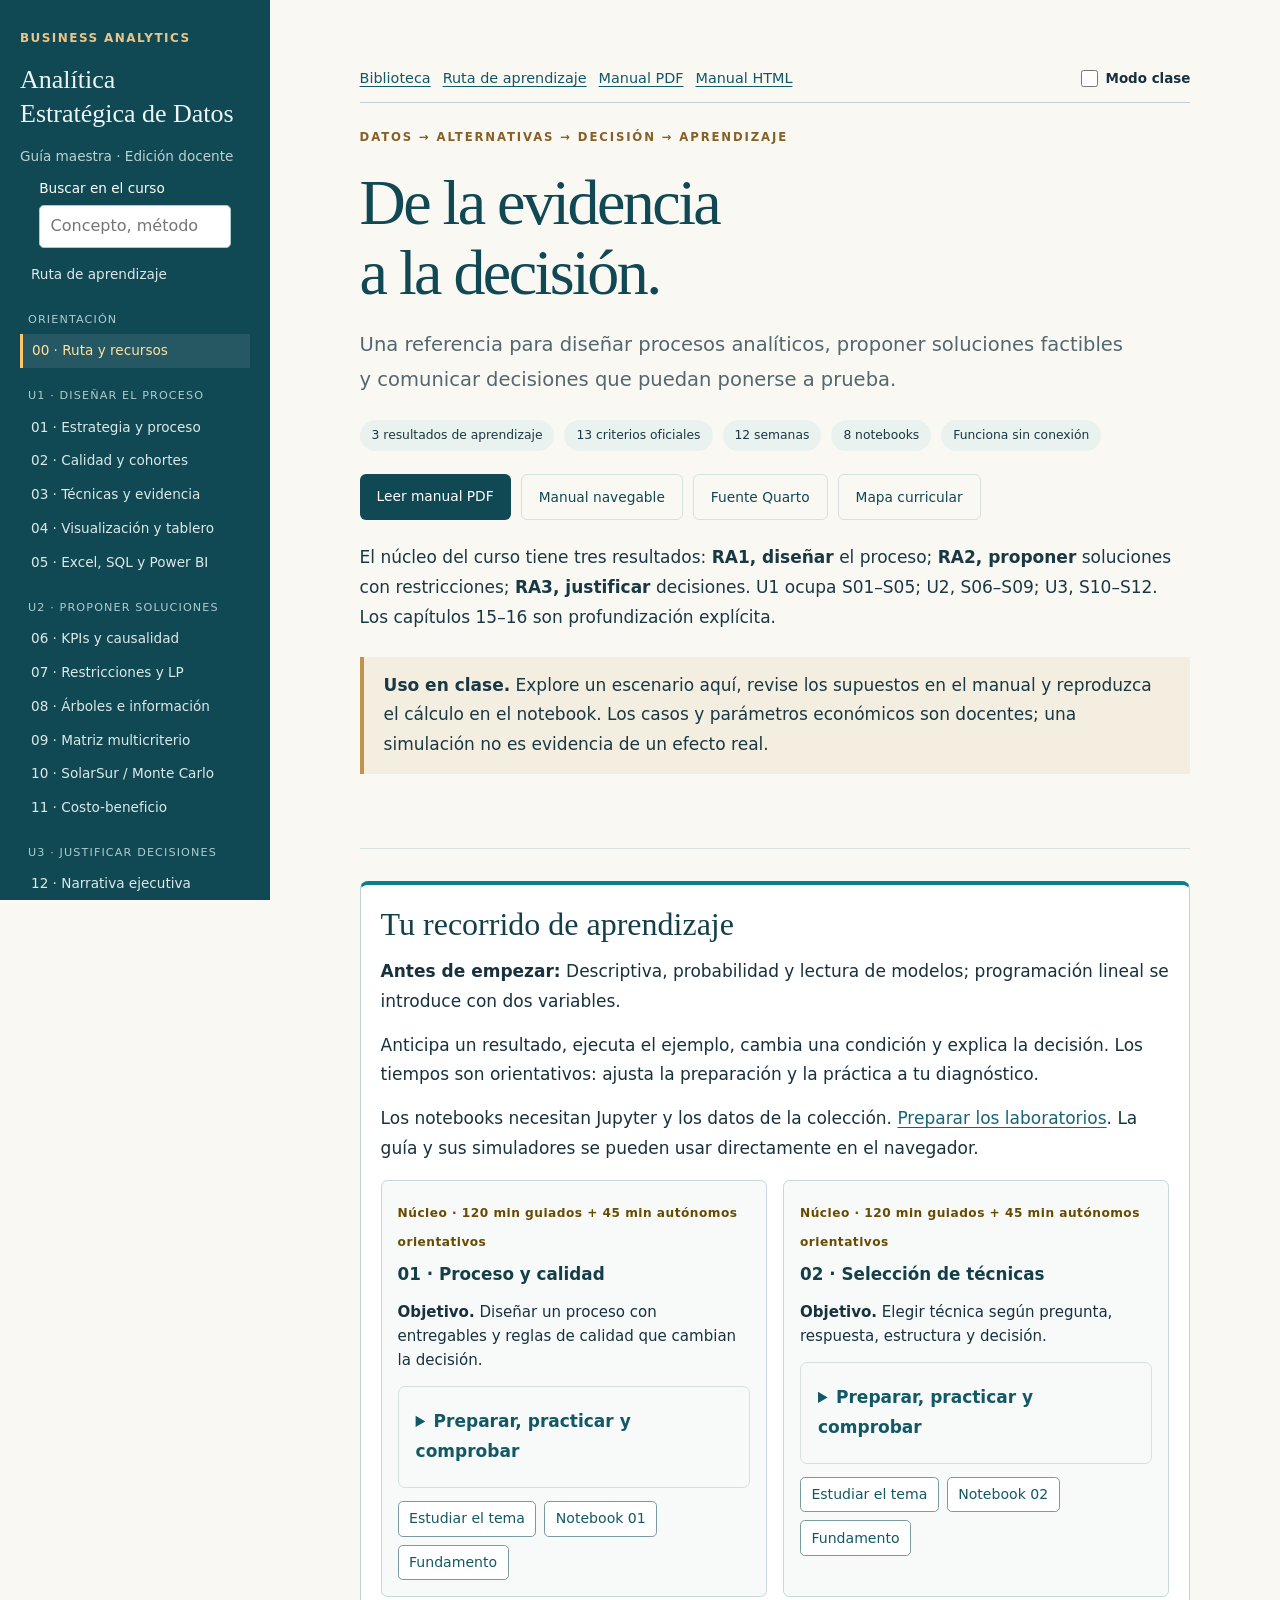
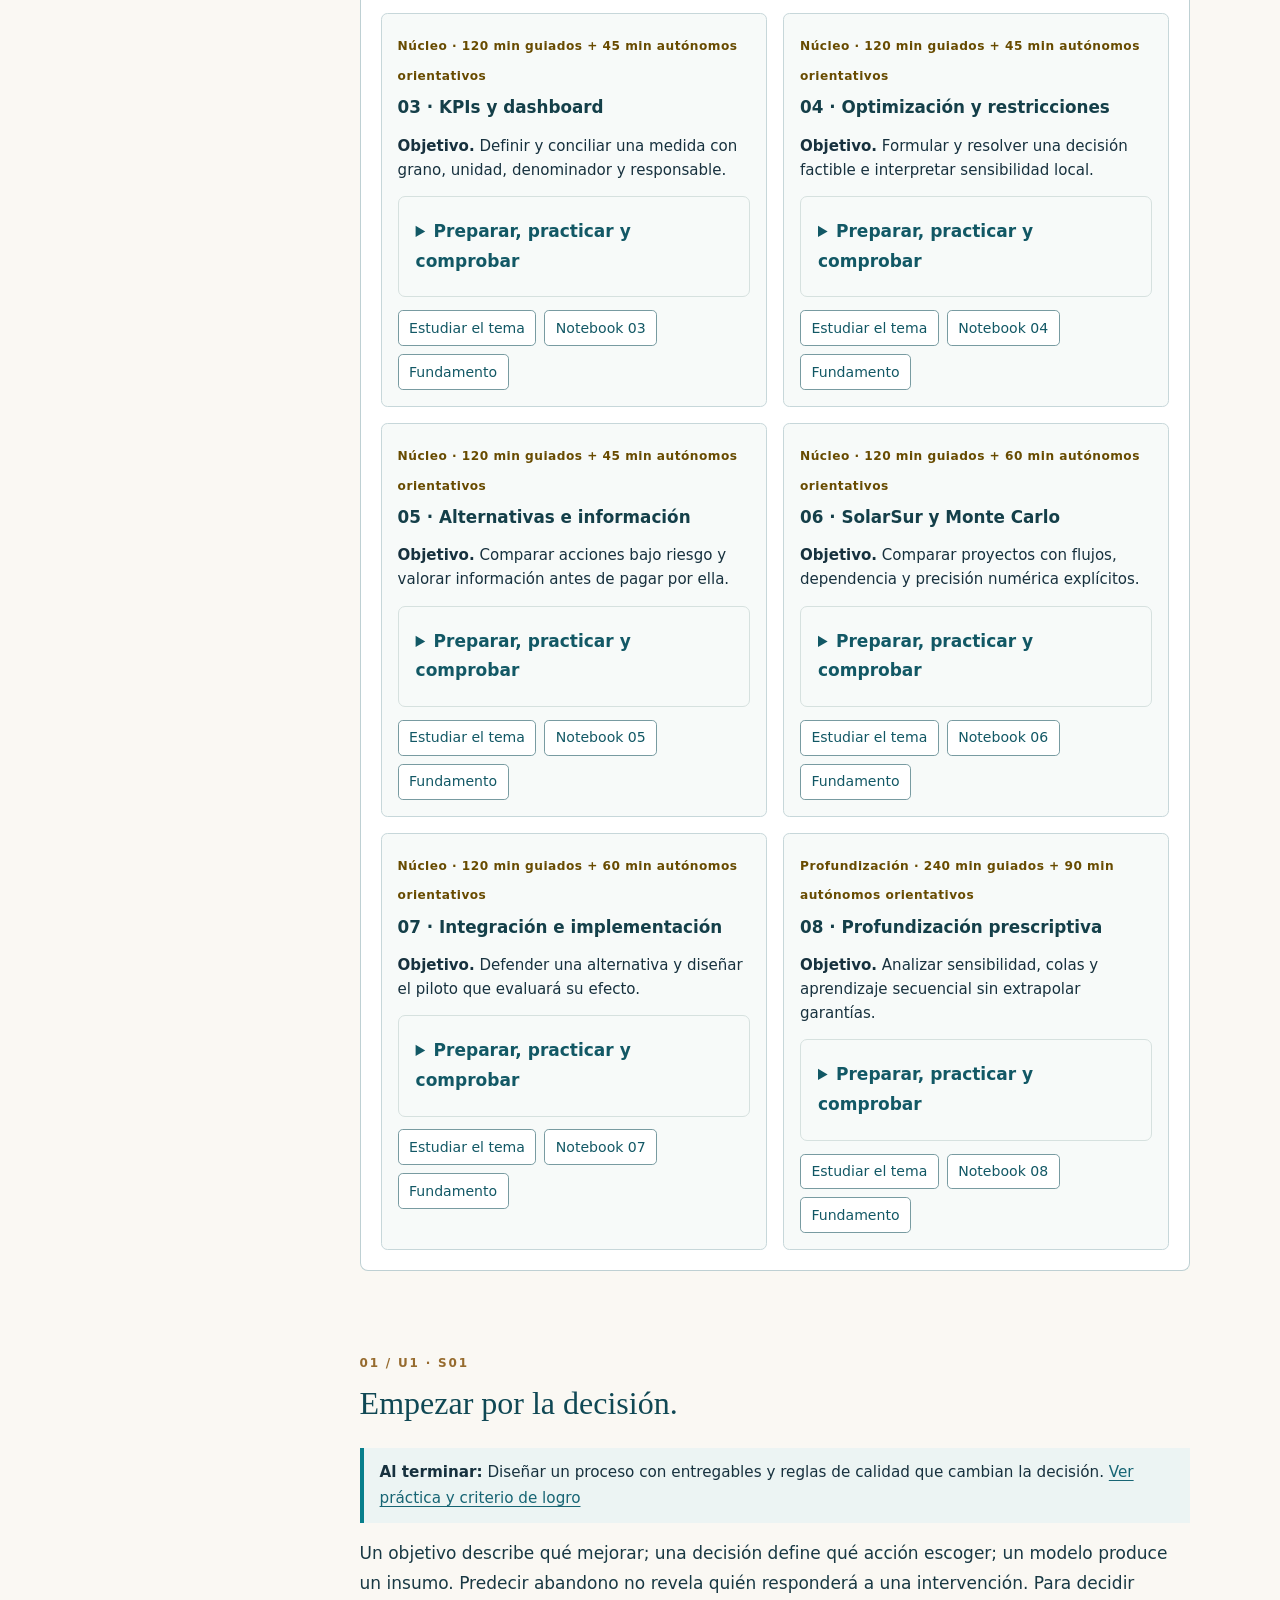
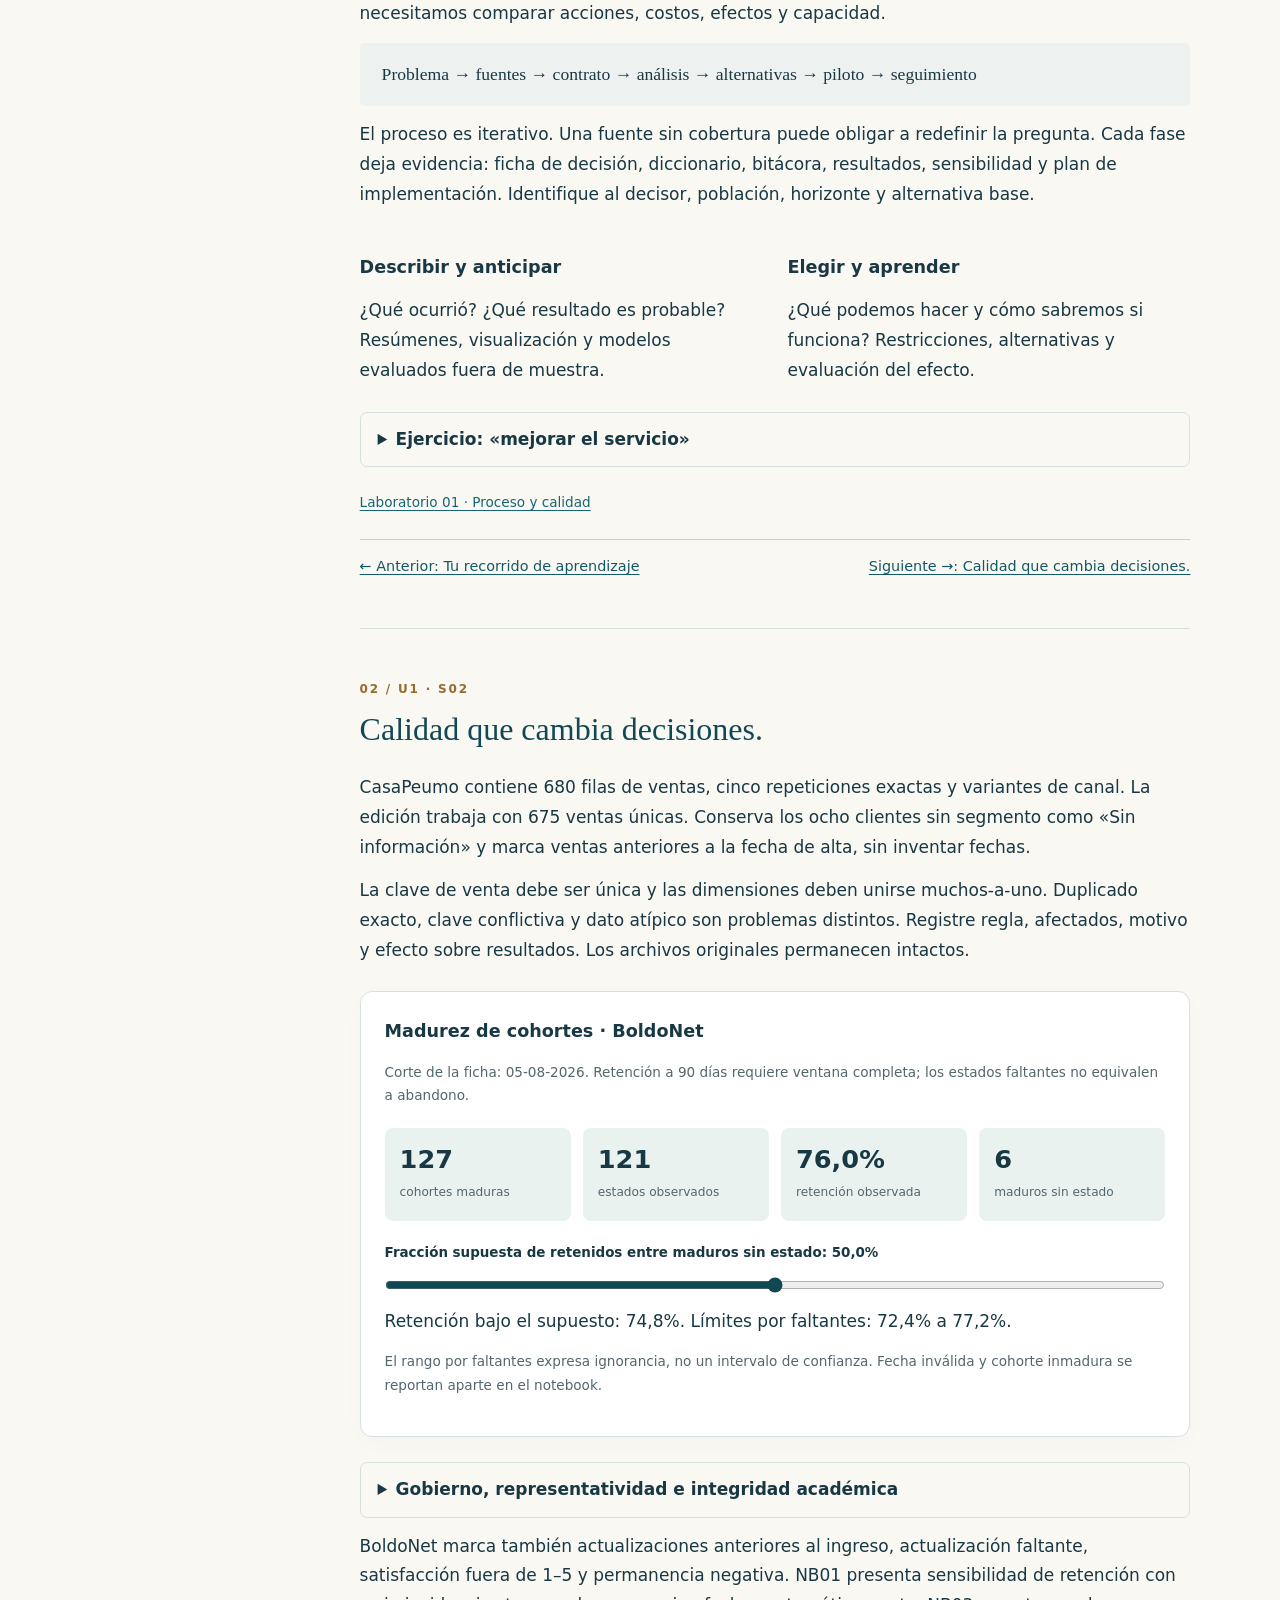
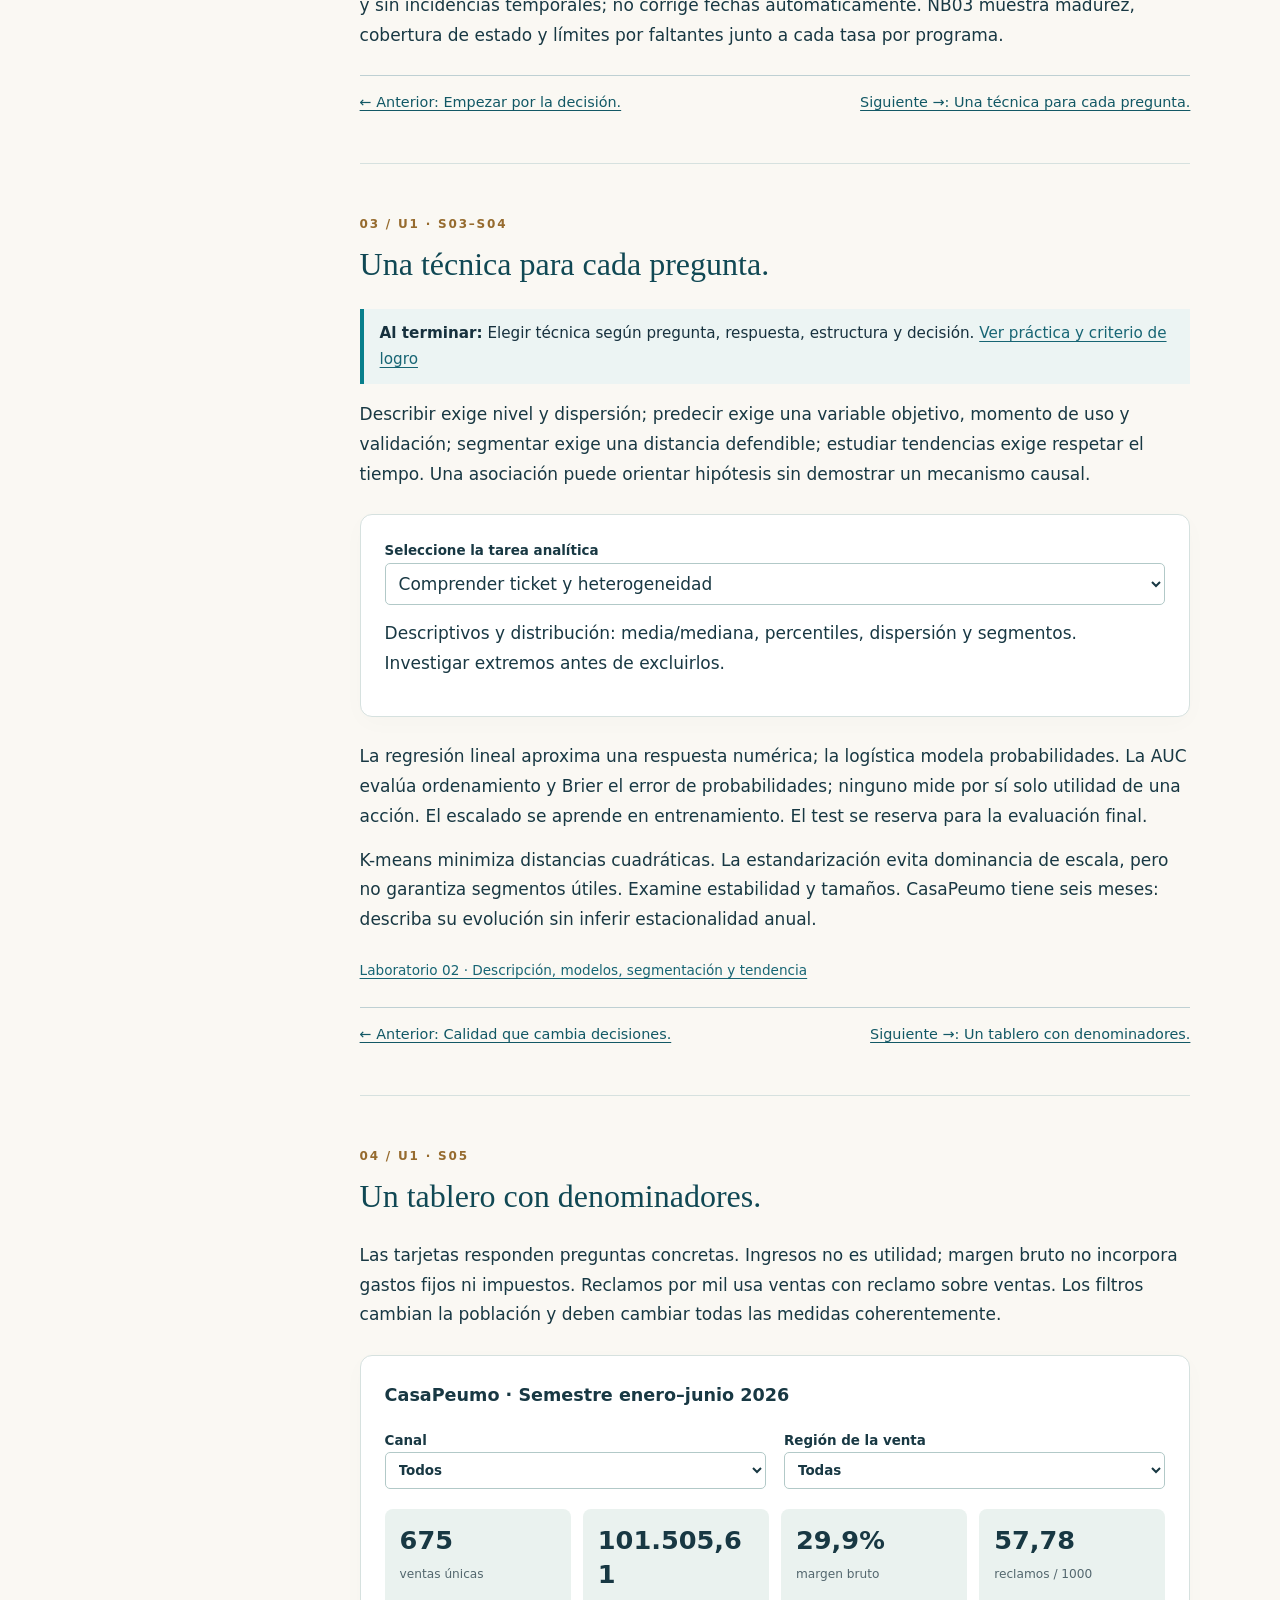
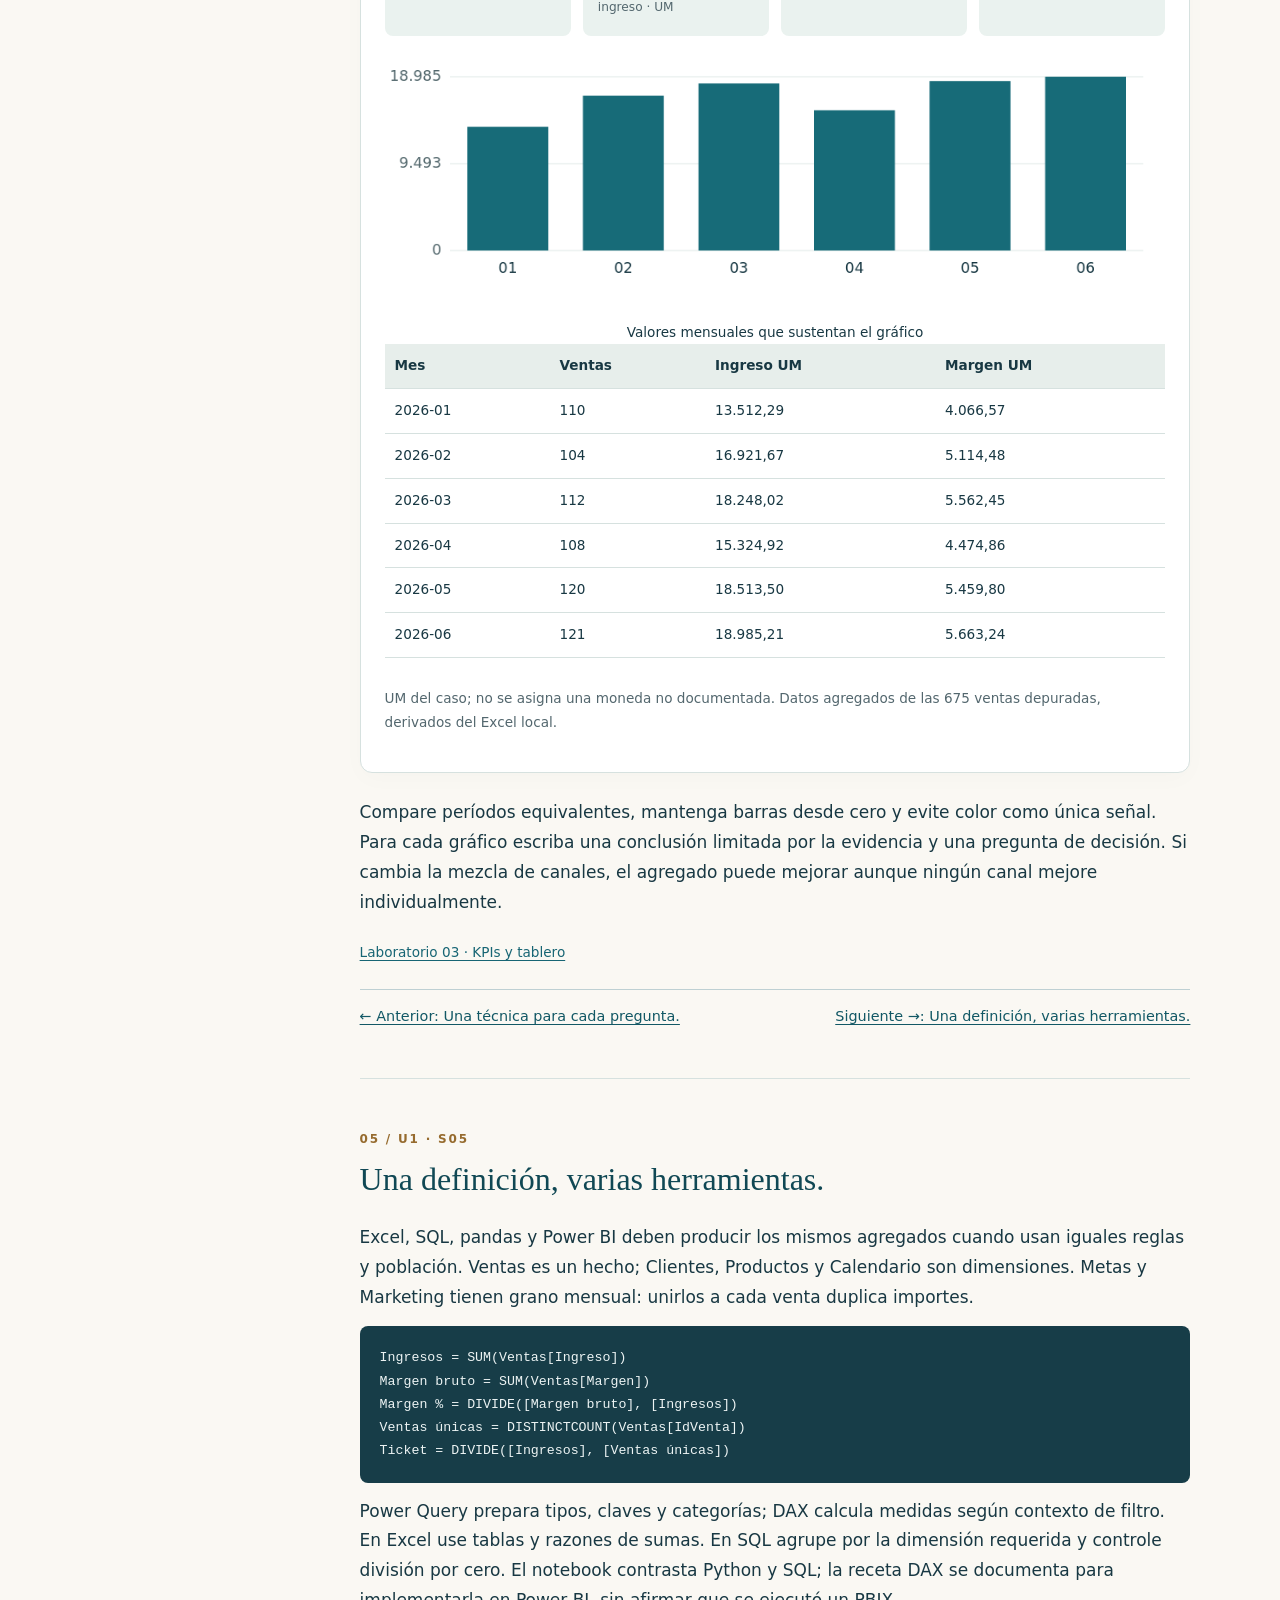
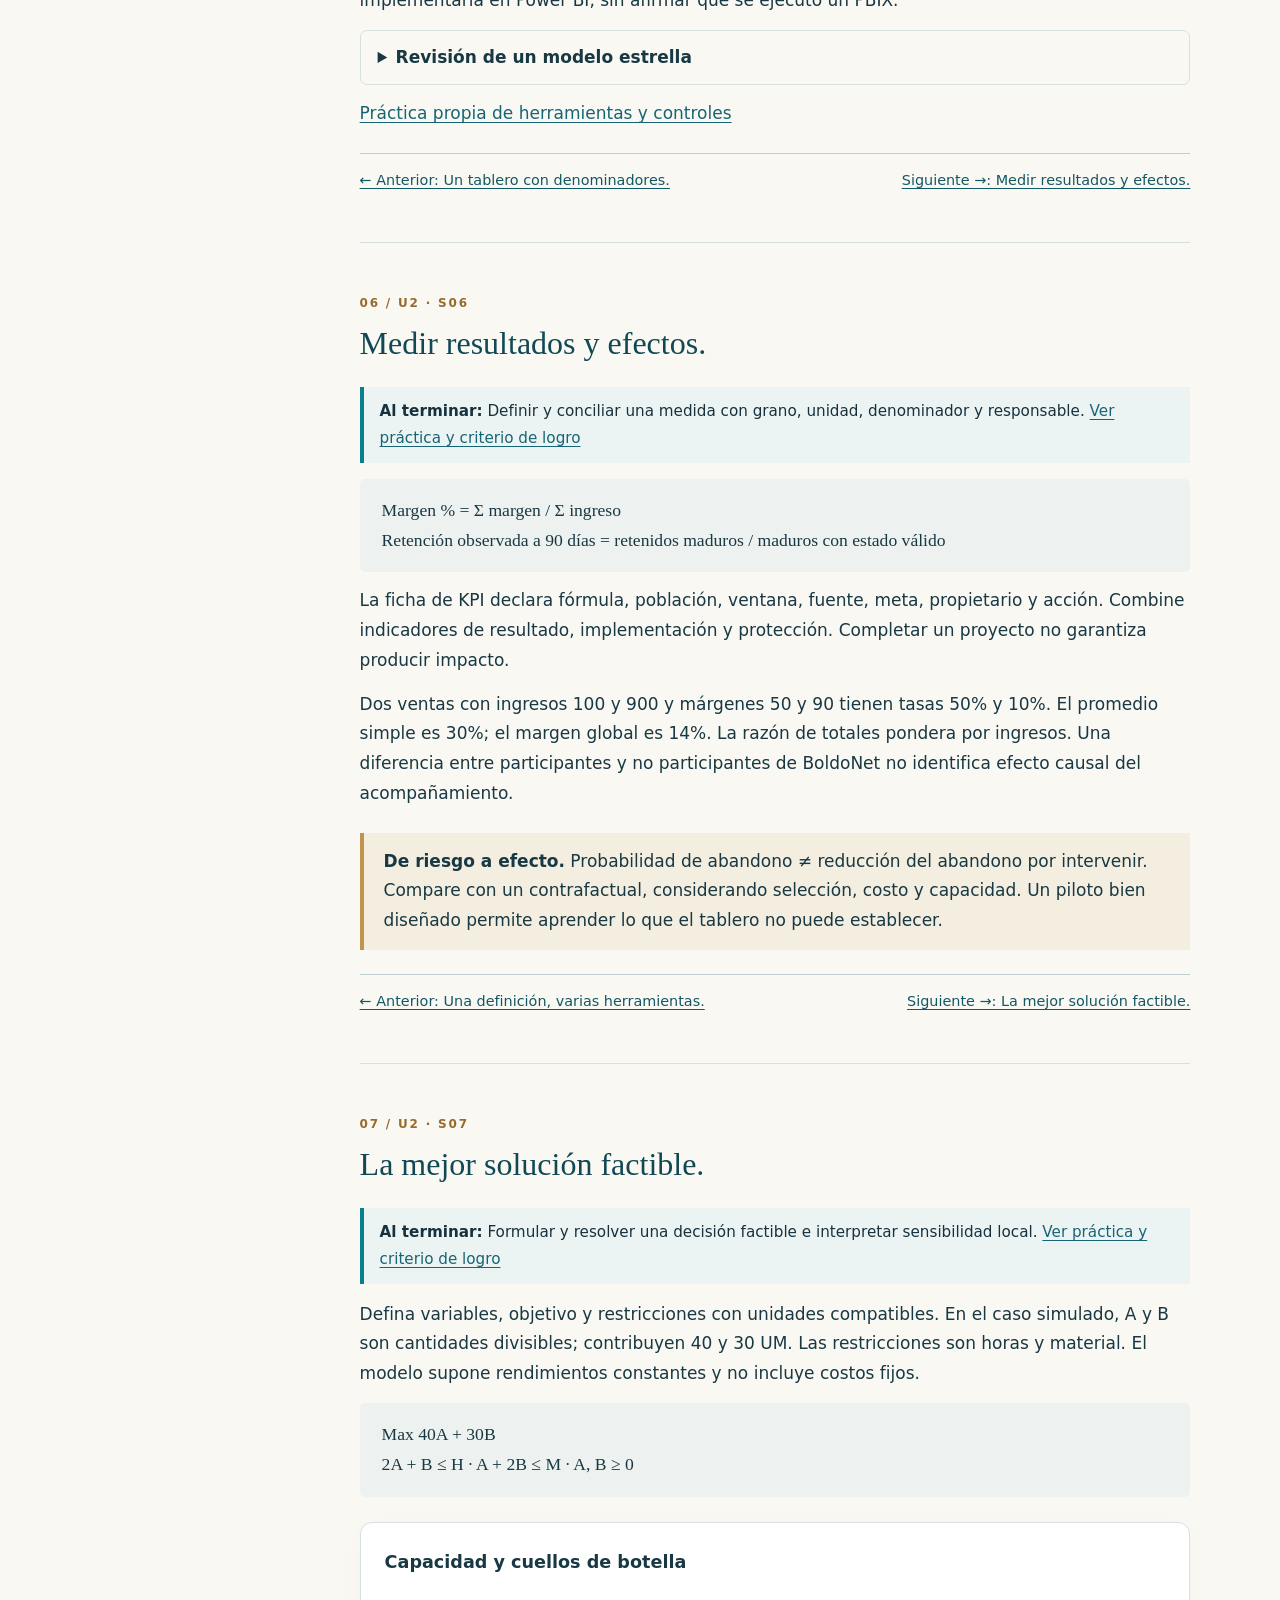
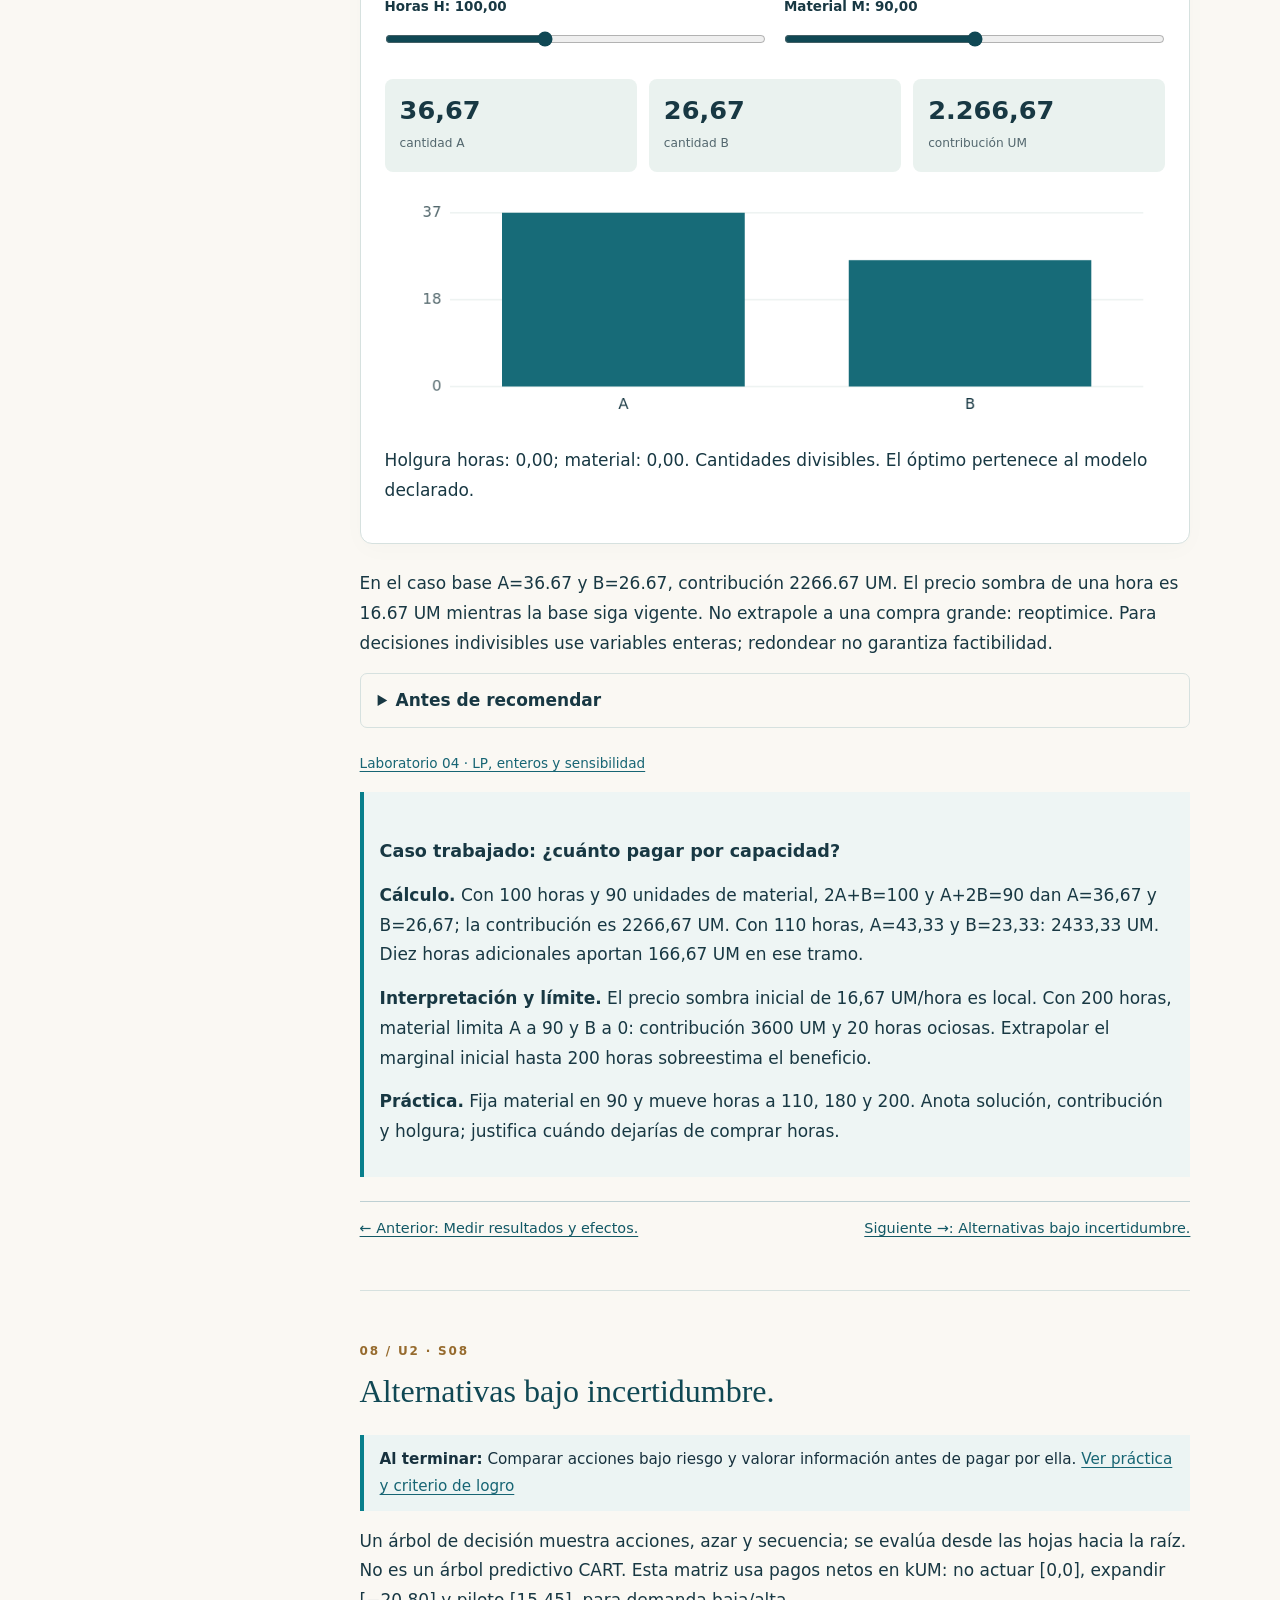
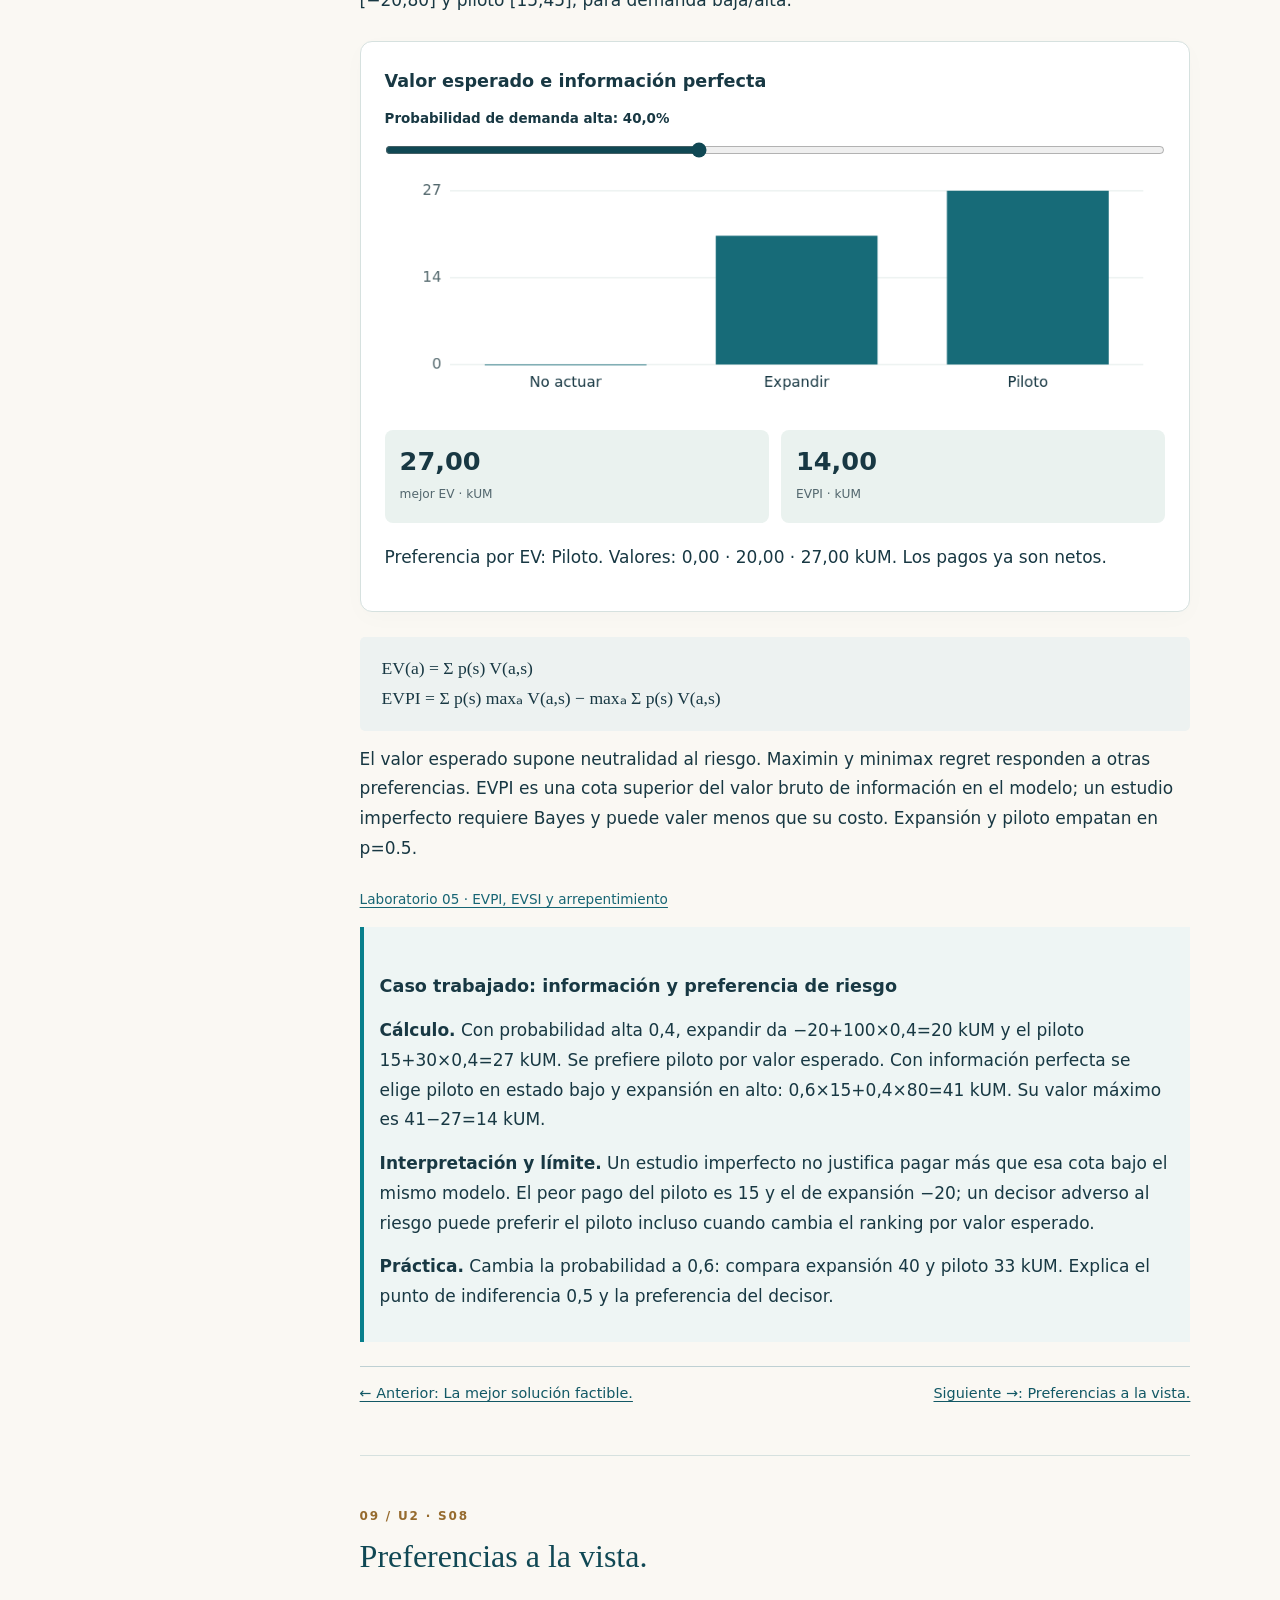
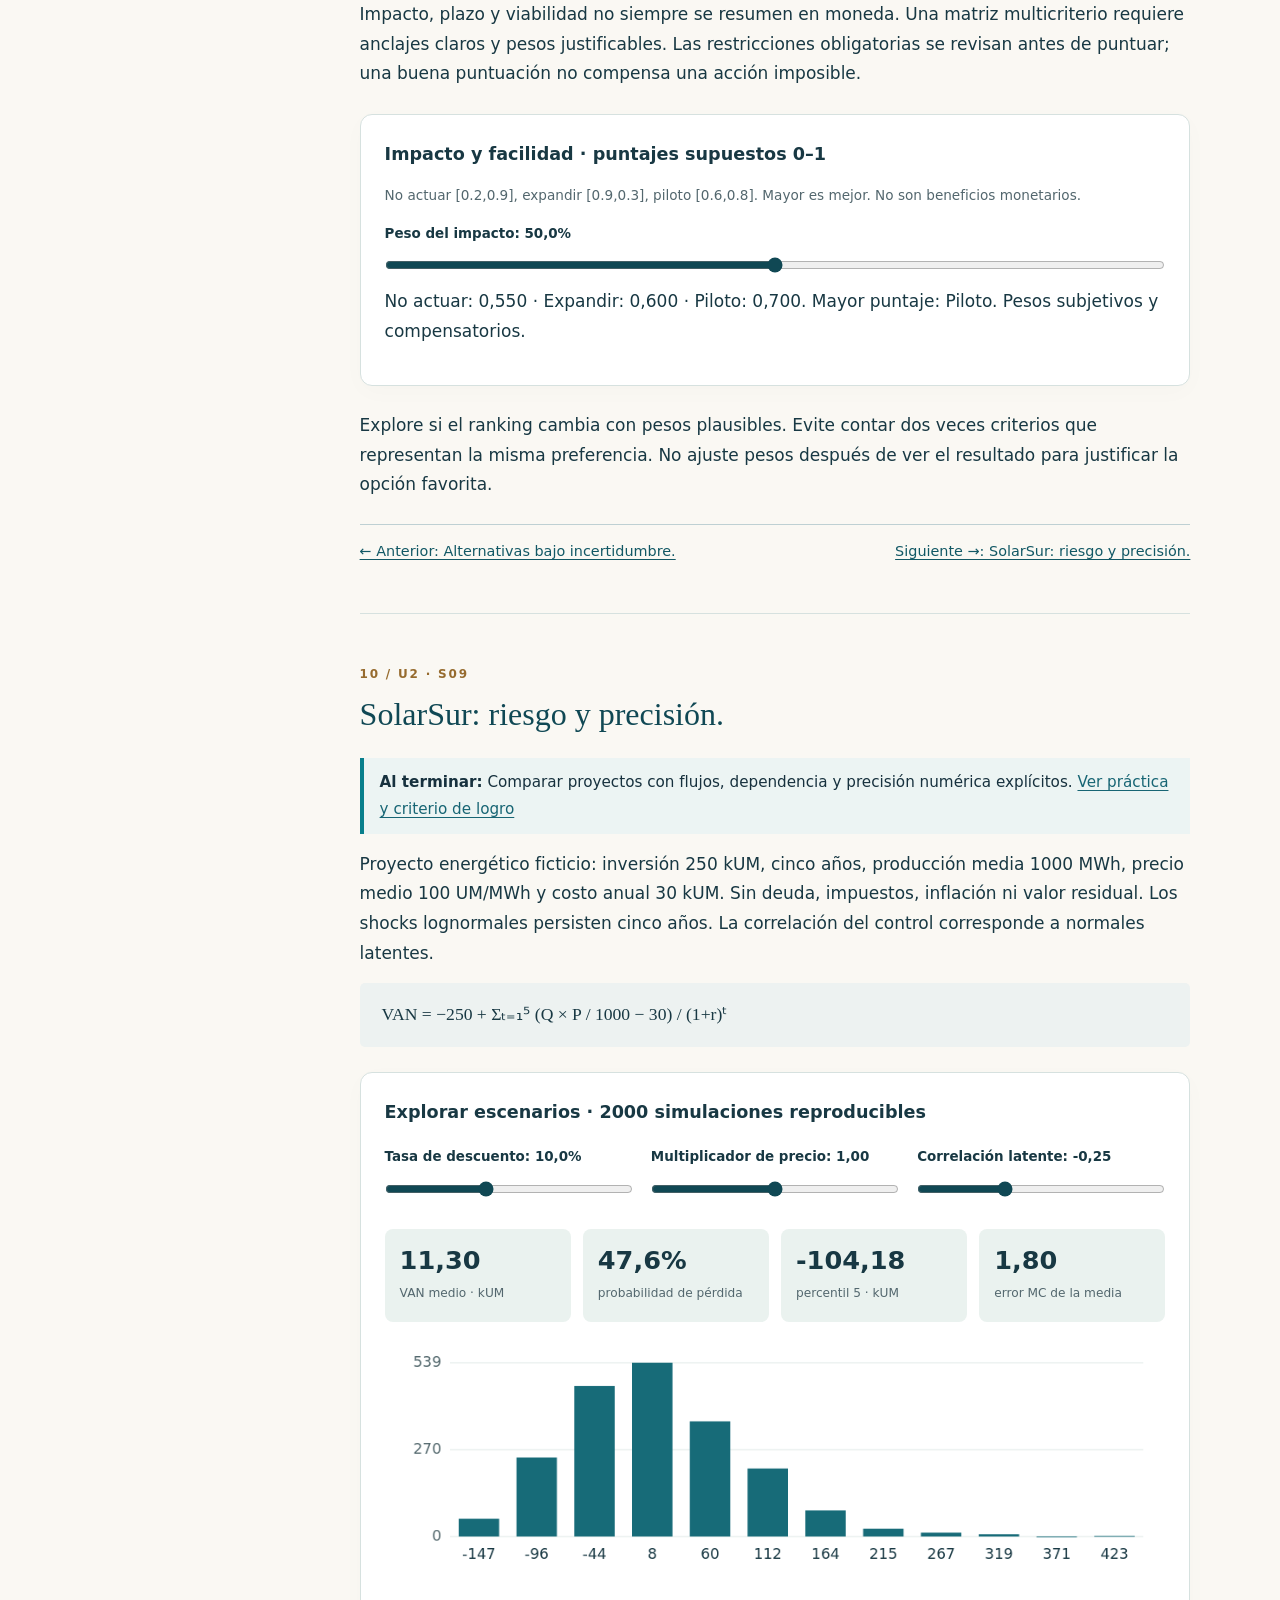
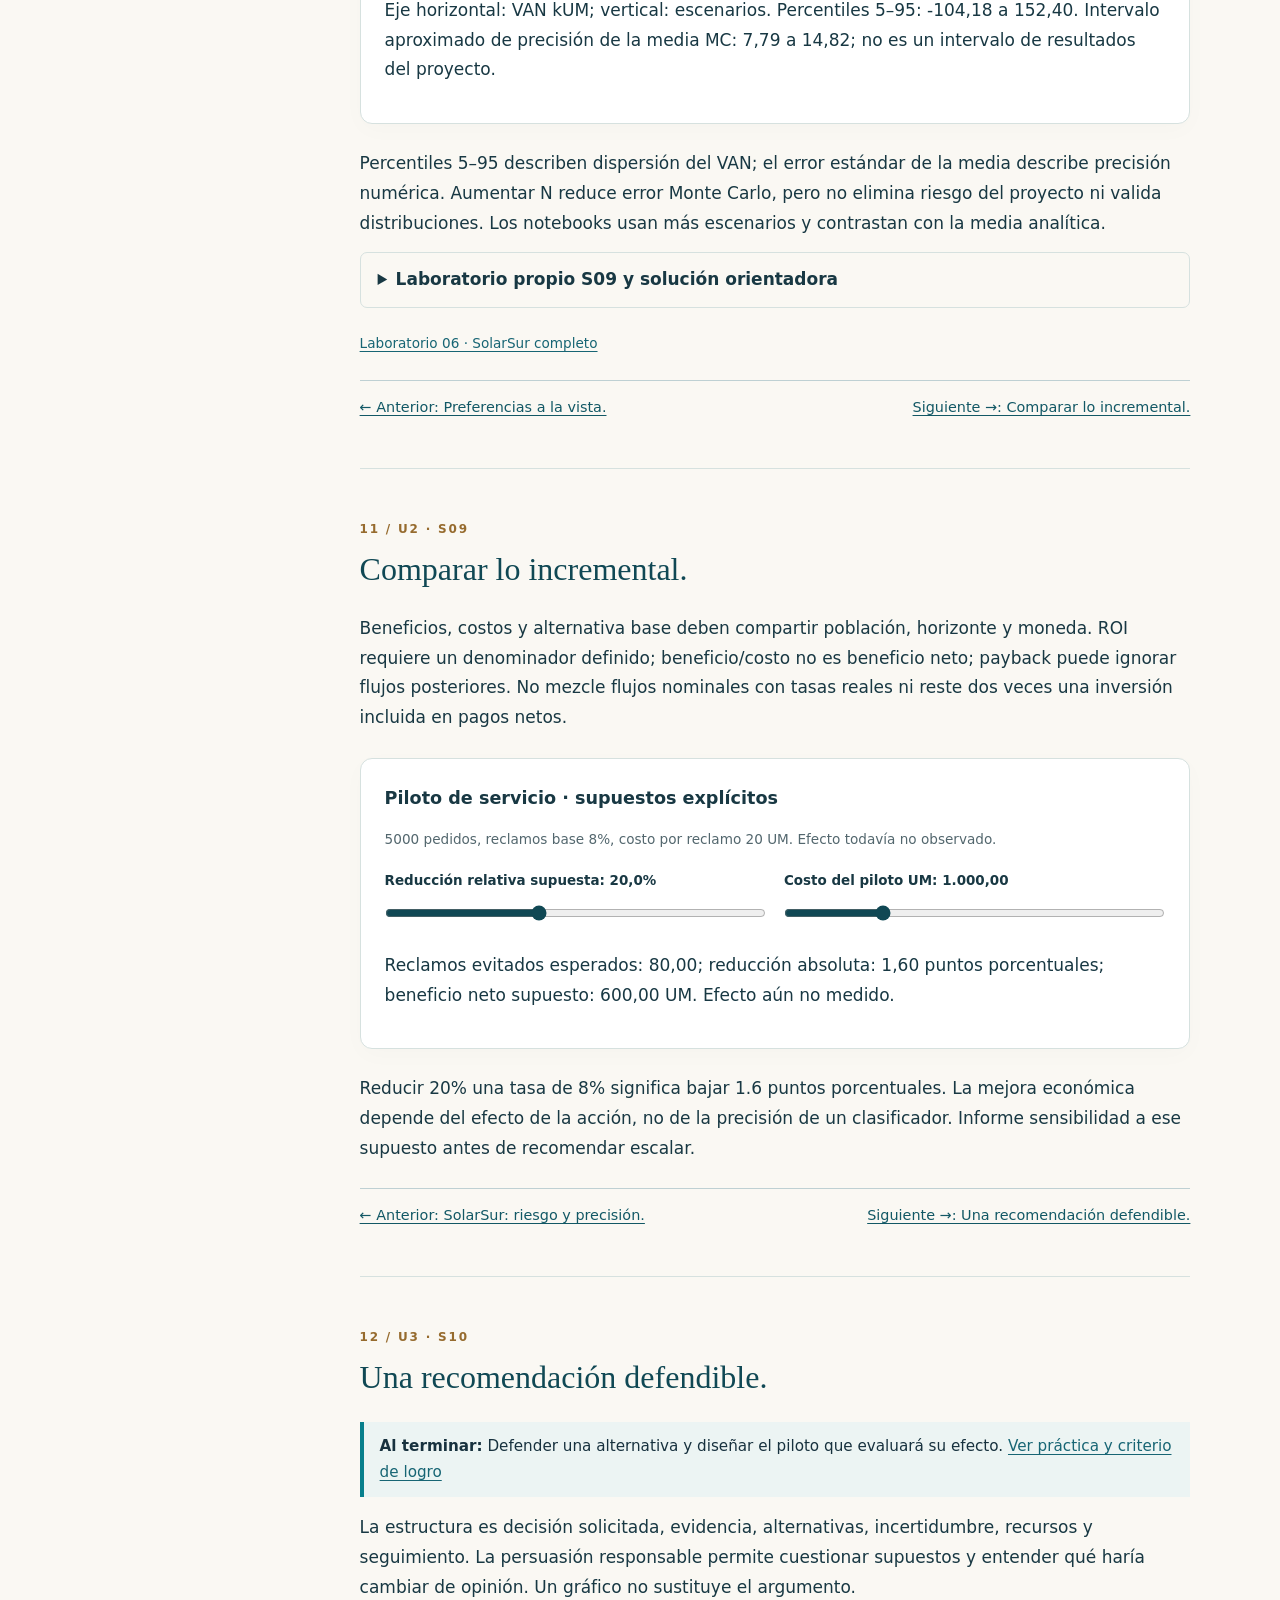
<file: 04_Analitica_Estrategica_Datos/guia_maestra_aed.html>
<!DOCTYPE html>

<html lang="es"><head><meta charset="utf-8"/><meta content="width=device-width,initial-scale=1" name="viewport"/>
<title>Analítica Estratégica de Datos · Guía maestra</title>
<style>
:root{--ink:#183843;--petrol:#104854;--gold:#c0944c;--paper:#faf8f3;--muted:#53676e;--line:#d6e1df;--soft:#eaf2ef}*{box-sizing:border-box}html{scroll-behavior:smooth;scroll-padding-top:20px}body{margin:0;background:var(--paper);color:var(--ink);font:17px/1.75 system-ui,-apple-system,Segoe UI,sans-serif}a{color:#176574;text-underline-offset:3px}a:hover{color:#805b27}button,select,input{font:inherit}button,a,input,select,summary{outline-offset:4px}button{cursor:pointer}aside{position:fixed;width:270px;height:100vh;overflow:auto;padding:28px 20px;background:var(--petrol);color:#edf5f4}aside a{display:block;color:#dce9e8;text-decoration:none;padding:5px 9px;font-size:.85rem;border-left:2px solid transparent}aside a:hover,aside a.active{color:#ffdf9e;border-color:var(--gold);background:#ffffff0a}aside .brand{font-weight:750;letter-spacing:.12em;font-size:.75rem;color:#ebc587}aside strong{display:block;font:26px/1.3 Georgia,serif;margin:14px 0}aside small{display:block;color:#adccce;font-size:.7rem;text-transform:uppercase;letter-spacing:.1em;margin:18px 8px 5px}main{margin-left:270px;max-width:1350px;padding:55px 7vw 90px}header{padding:0 0 50px;border-bottom:1px solid var(--line)}.eyebrow{font-size:.73rem;font-weight:700;letter-spacing:.16em;text-transform:uppercase;color:#876027}h1{font:clamp(2.3rem,5vw,4.7rem)/1.1 Georgia,serif;margin:20px 0;color:var(--petrol);letter-spacing:-.04em}h2{font:2rem/1.2 Georgia,serif;color:var(--petrol);margin:10px 0 25px}h3{font-size:1.1rem;margin:28px 0 10px}p{margin:14px 0}.lead{font-size:1.22rem;color:var(--muted);max-width:770px}.chips,.downloads{display:flex;gap:10px;flex-wrap:wrap;margin:23px 0}.chip{background:var(--soft);padding:5px 12px;border-radius:30px;font-size:.77rem}.button{display:inline-block;background:var(--petrol);color:white;border:0;padding:10px 17px;border-radius:6px;text-decoration:none;font-size:.86rem}.button:hover{background:#176879;color:white}.button.secondary{background:transparent;border:1px solid var(--line);color:var(--petrol)}section{padding:50px 0;border-bottom:1px solid var(--line)}.number{font-size:.75rem;color:#966b2e;font-weight:750;letter-spacing:.15em;text-transform:uppercase}.callout{border-left:4px solid var(--gold);background:#f4eee1;padding:14px 20px;margin:24px 0}.lab{background:white;border:1px solid var(--line);border-radius:12px;padding:24px;margin:25px 0;box-shadow:0 6px 25px #12394405}.lab h3{margin-top:0}.controls{display:grid;grid-template-columns:repeat(auto-fit,minmax(160px,1fr));gap:18px;margin:18px 0}label{display:block;font-size:.84rem;font-weight:650}input[type=range]{display:block;width:100%;accent-color:var(--petrol);margin:12px 0}select{width:100%;border:1px solid #b2c9c8;padding:9px;color:var(--ink);background:white;border-radius:5px}output{font-variant-numeric:tabular-nums}.cards{display:grid;grid-template-columns:repeat(auto-fit,minmax(150px,1fr));gap:12px;margin:20px 0}.card{padding:15px;background:var(--soft);border-radius:8px}.card b{display:block;font-size:1.6rem;font-weight:700;line-height:1.3}.card span{font-size:.76rem;color:var(--muted)}.formula{font:1.1rem/1.7 Georgia,serif;background:#edf2f1;padding:17px 22px;border-radius:5px;overflow:auto}.table-wrap{overflow:auto}table{border-collapse:collapse;width:100%;font-size:.85rem;margin:15px 0}th{text-align:left;background:#e7eeeb}td,th{padding:10px;border-bottom:1px solid var(--line)}.cols{display:grid;grid-template-columns:1fr 1fr;gap:25px}details{border:1px solid var(--line);border-radius:7px;padding:12px 17px;margin:12px 0}summary{cursor:pointer;font-weight:650}pre{white-space:pre-wrap;overflow-wrap:anywhere;font-size:.83rem;background:#173d48;color:#edf4f4;padding:20px;border-radius:8px}code{overflow-wrap:anywhere}canvas{display:block;max-width:100%;width:100%;height:240px;margin:10px 0}.note{font-size:.85rem;color:var(--muted)}.quiz{display:grid;gap:8px}.quiz button{background:white;border:1px solid #adc6c5;text-align:left;padding:12px;border-radius:5px;color:var(--ink)}.quiz button:hover{background:#ecf3f1}.feedback{min-height:1.8em;font-weight:650}.skip{position:absolute;top:-80px;left:280px;background:white;padding:12px;z-index:99}.skip:focus{top:0}.footer{font-size:.8rem;color:var(--muted);margin-top:40px}#menu{display:none}section .links{font-size:.85rem;margin-top:24px}@media(max-width:1000px){aside{width:225px;padding:22px 12px}main{margin-left:225px;padding:40px 5vw}}@media(max-width:720px){aside{position:static;width:auto;height:auto;padding:20px}aside strong{font-size:23px;margin:8px 0}aside nav{display:none}aside nav.open{display:block}#menu{display:block;background:transparent;color:white;border:1px solid #a2bfc1;border-radius:5px;padding:8px 13px;margin-top:12px}main{margin:0;padding:32px 20px}.cols{grid-template-columns:1fr}h2{font-size:1.75rem}.lab{padding:17px}.skip{left:10px}section{padding:35px 0}.cards{grid-template-columns:1fr 1fr}body{font-size:16px}}@media(prefers-reduced-motion:reduce){html{scroll-behavior:auto}}@media print{aside,#menu,.controls,.quiz{display:none}main{margin:0;padding:0}section{break-inside:auto}.lab{box-shadow:none}a{color:inherit}body{font-size:11pt}h1{font-size:32pt}}
</style><style data-ba-generado="" id="ba-estilo">/* Navegación, actividades y accesibilidad comunes. Sin fuentes ni servicios externos. */
:root { --ba-ink: #143f49; --ba-line: #bed0d3; }
[hidden] { display: none !important; }
.ba-saltar { position: fixed; top: -100px; left: 12px; z-index: 100; background: white; color: #143f49; padding: 12px; }
.ba-saltar:focus { top: 10px; }
body :is(a,button,input,select,textarea,summary,[tabindex]):focus-visible { outline: 3px solid #bd7600; outline-offset: 3px; }
main { min-width: 0; overflow-wrap: anywhere; }
main :is(.grid2,.grid3) > * { min-width: 0; }
main pre { max-width: 100%; overflow-x: auto; }
.ba-math { display: inline-block; max-width: 100%; overflow-x: auto; vertical-align: middle; }
.ba-math.ba-display { display: block; }
.ba-display math { width: max-content; min-width: 100%; }
main img { max-width: 100%; height: auto; }
.ba-barra { display: flex; align-items: center; flex-wrap: wrap; gap: .75rem; margin: 0 0 1.5rem; padding: .8rem 0; border-bottom: 1px solid var(--ba-line); font: .9rem/1.5 system-ui,sans-serif; }
.ba-barra a { color: #125865; }
.ba-barra label { display: flex; align-items: center; gap: .45rem; margin: 0 0 0 auto; color: #17313e; }
.ba-barra input[type=checkbox] { appearance: auto; width: 1.1rem; height: 1.1rem; margin: 0; }
.ba-barra input[type=checkbox]::after { display: none; }
#ba-menu { display: none; background: #fff; color: #143f49; border: 1px solid #bdcfd1; padding: .55rem .8rem; border-radius: .3rem; font: 1rem/1.3 system-ui,sans-serif; }
aside #menu { display: none !important; }
aside .ba-busqueda { display: block; padding: .6rem 1.2rem; color: #fff; font: .85rem/1.5 system-ui,sans-serif; }
aside .ba-busqueda input { display: block; box-sizing: border-box; width: 100%; margin: .4rem 0 0; padding: .65rem; background: #fff; color: #17313e; border: 1px solid #adcbcf; border-radius: .3rem; font: 1rem/1.3 system-ui,sans-serif; }
#ba-resultados { padding: 0 1.2rem .6rem; margin: 0; list-style: none; color: white; }
#ba-resultados a { display: block; color: #fff; padding: .45rem 0; line-height: 1.4; font-size: .9rem; }
#ba-conteo { color: #e1eff1; display: block; padding: 0 1.2rem; font-size: .85rem; }
aside a[aria-current=location] { border-left: 3px solid #ffc562; background: #ffffff16; }
.ba-ruta { margin: 2rem 0; padding: 1.25rem; border: 1px solid var(--ba-line); border-top: 4px solid #087f8c; border-radius: .5rem; background: #fff; color: #17313e; }
.ba-ruta h2 { margin: 0 0 .65rem; color: #143f49; }
.ba-modulos { display: grid; grid-template-columns: repeat(2,minmax(0,1fr)); gap: 1rem; margin-top: 1rem; }
.ba-modulo { padding: 1rem; border: 1px solid #c7d7da; border-radius: .4rem; background: #f7faf9; min-width: 0; }
.ba-modulo h3 { color: #143f49; margin: .4rem 0; font: 600 1.05rem/1.4 system-ui,sans-serif; }
.ba-nivel { font: 600 .76rem/1.5 system-ui,sans-serif; letter-spacing: .04em; color: #684b00; }
.ba-modulo p, .ba-modulo li, .ba-modulo dd { font-size: .94rem; line-height: 1.6; }
.ba-modulo dl { margin: .7rem 0; }
.ba-modulo dt { font-weight: 700; margin-top: .7rem; }
.ba-modulo dd { margin: .2rem 0; }
.ba-modulo summary { cursor: pointer; color: #125865; font-weight: 600; padding: .5rem 0; }
.ba-recursos { display: flex; flex-wrap: wrap; gap: .5rem; margin-top: .8rem; }
.ba-recursos a, .ba-calendario button { display: inline-block; color: #125865; background: #fff; padding: .4rem .65rem; border: 1px solid #789ba1; border-radius: .3rem; text-decoration: none; font: .88rem/1.5 system-ui,sans-serif; }
.ba-calendario button { cursor: pointer; margin: .3rem .3rem .3rem 0; }
.ba-calendario button[aria-pressed=true] { background: #124559; color: white; }
.ba-clase-objetivo { border-left: 4px solid #087f8c; padding: .7rem 1rem; margin: 1rem 0; background: #ecf4f3; color: #17313e; font-size: .95rem; }
.ba-pasos { display: flex; justify-content: space-between; gap: 1rem; flex-wrap: wrap; padding-top: 1rem; margin-top: 1.5rem; border-top: 1px solid var(--ba-line); }
.ba-pasos a { color: #125865; font: .9rem/1.5 system-ui,sans-serif; }
.ba-actividad { margin: 1rem 0; padding: 1rem; background: #eef5f4; border-left: 4px solid #087f8c; }
.ba-clase aside { display: none !important; }
body.ba-clase { display: block !important; }
.ba-clase main { max-width: 1120px !important; margin: 0 auto !important; width: 100%; font-size: 1.2rem; }
.ba-clase .ba-barra { position: sticky; top: 0; z-index: 30; background: #fff; padding: .7rem; }
@media(max-width:900px) {
  body { display: block !important; }
  body aside { width: 100% !important; height: auto !important; position: relative !important; max-height: none !important; padding-bottom: .8rem !important; }
  aside .brand { padding-top: 1rem; padding-bottom: .7rem; }
  #ba-menu { display: block; margin: .5rem 1.2rem; }
  #ba-panel-indice { display: none; max-height: 65vh; overflow-y: auto; }
  #ba-panel-indice.ba-abierto { display: block; }
  #ba-panel-indice nav { display: block !important; max-height: none !important; height: auto !important; overflow: visible !important; }
  body main { margin-left: 0 !important; max-width: 100%; padding: 1.2rem !important; }
  .ba-modulos { grid-template-columns: 1fr; }
  .ba-barra label { margin-left: 0; }
  .ba-ruta { padding: 1rem; }
}
@media print { aside,.ba-barra,.ba-pasos,.ba-saltar { display: none !important; } .ba-modulos { display: block; } .ba-modulo { break-inside: avoid; } }
@media (prefers-reduced-motion: reduce) { html { scroll-behavior: auto !important; } *,*::before,*::after { transition: none !important; } }
</style></head><body><a class="ba-saltar" data-ba-generado="" href="#contenido">Saltar al contenido</a>
<a class="skip" href="#inicio">Ir al contenido</a>
<aside><div class="brand">BUSINESS ANALYTICS</div><strong>Analítica<br/>Estratégica de Datos</strong><div class="note" style="color:#b9d2d3">Guía maestra · Edición docente</div><button aria-controls="indice" aria-expanded="false" id="menu">Mostrar índice</button>
<button aria-controls="ba-panel-indice" aria-expanded="false" data-ba-generado="" id="ba-menu" type="button">Mostrar índice</button><div id="ba-panel-indice"><label class="ba-busqueda" data-ba-generado="" for="ba-buscar">Buscar en el curso<input id="ba-buscar" placeholder="Concepto, método o actividad…" type="search"/></label><span aria-live="polite" data-ba-generado="" id="ba-conteo" role="status"></span><ul data-ba-generado="" hidden="" id="ba-resultados"></ul><nav aria-label="Índice de capítulos" id="indice"><a data-ba-generado="" href="#ruta-aprendizaje">Ruta de aprendizaje</a>
<small>Orientación</small><a href="#inicio">00 · Ruta y recursos</a>
<small>U1 · Diseñar el proceso</small><a href="#proceso">01 · Estrategia y proceso</a><a href="#calidad">02 · Calidad y cohortes</a><a href="#tecnicas">03 · Técnicas y evidencia</a><a href="#visualizacion">04 · Visualización y tablero</a><a href="#herramientas">05 · Excel, SQL y Power BI</a>
<small>U2 · Proponer soluciones</small><a href="#kpis">06 · KPIs y causalidad</a><a href="#restricciones">07 · Restricciones y LP</a><a href="#decision">08 · Árboles e información</a><a href="#multicriterio">09 · Matriz multicriterio</a><a href="#simulacion">10 · SolarSur / Monte Carlo</a><a href="#costobeneficio">11 · Costo-beneficio</a>
<small>U3 · Justificar decisiones</small><a href="#comunicacion">12 · Narrativa ejecutiva</a><a href="#implementacion">13 · Piloto y seguimiento</a><a href="#integrador">14 · Caso integrador</a>
<small>Profundización</small><a href="#avanzado">15 · No lineal y riesgo</a><a href="#secuencial">16 · Decisión secuencial</a>
<small>Referencia</small><a href="#evaluacion">17 · Autoevaluación y glosario</a><a href="#fuentes">18 · Fuentes y mantenimiento</a>
</nav></div></aside>
<main id="contenido"><nav aria-label="Recursos del curso" class="ba-barra" data-ba-generado=""><a href="../index.html">Biblioteca</a><a href="#ruta-aprendizaje">Ruta de aprendizaje</a><a href="material_propio/AED_manual_cientifico.pdf">Manual PDF</a><a href="material_propio/AED_manual_cientifico.html">Manual HTML</a><label><input id="clase-toggle" type="checkbox"/>Modo clase</label></nav><header id="inicio"><div class="eyebrow">Datos → alternativas → decisión → aprendizaje</div><h1>De la evidencia<br/>a la decisión.</h1><p class="lead">Una referencia para diseñar procesos analíticos, proponer soluciones factibles y comunicar decisiones que puedan ponerse a prueba.</p>
<div class="chips"><span class="chip">3 resultados de aprendizaje</span><span class="chip">13 criterios oficiales</span><span class="chip">12 semanas</span><span class="chip">8 notebooks</span><span class="chip">Funciona sin conexión</span></div>
<div class="downloads"><a class="button" href="material_propio/AED_manual_cientifico.pdf">Leer manual PDF</a><a class="button secondary" href="material_propio/AED_manual_cientifico.html">Manual navegable</a><a class="button secondary" href="material_propio/AED_manual_cientifico.qmd">Fuente Quarto</a><a class="button secondary" href="COBERTURA.md">Mapa curricular</a></div>
<p>El núcleo del curso tiene tres resultados: <b>RA1, diseñar</b> el proceso; <b>RA2, proponer</b> soluciones con restricciones; <b>RA3, justificar</b> decisiones. U1 ocupa S01–S05; U2, S06–S09; U3, S10–S12. Los capítulos 15–16 son profundización explícita.</p>
<div class="callout"><b>Uso en clase.</b> Explore un escenario aquí, revise los supuestos en el manual y reproduzca el cálculo en el notebook. Los casos y parámetros económicos son docentes; una simulación no es evidencia de un efecto real.</div>
</header><section class="ba-ruta" data-ba-generado="" id="ruta-aprendizaje"><h2>Tu recorrido de aprendizaje</h2><p><strong>Antes de empezar:</strong> Descriptiva, probabilidad y lectura de modelos; programación lineal se introduce con dos variables.</p><p>Anticipa un resultado, ejecuta el ejemplo, cambia una condición y explica la decisión. Los tiempos son orientativos: ajusta la preparación y la práctica a tu diagnóstico.</p><p class="ba-laboratorios">Los notebooks necesitan Jupyter y los datos de la colección. <a href="../index.html#laboratorios">Preparar los laboratorios</a>. La guía y sus simuladores se pueden usar directamente en el navegador.</p><div class="ba-modulos"><article class="ba-modulo" id="modulo-01"><span class="ba-nivel">Núcleo · 120 min guiados + 45 min autónomos orientativos</span>
<h3>01 · Proceso y calidad</h3><p><strong>Objetivo.</strong> Diseñar un proceso con entregables y reglas de calidad que cambian la decisión.</p>
<details><summary>Preparar, practicar y comprobar</summary><dl><dt>Preparación</dt><dd>Claves, tipos de variable y pregunta de negocio.</dd><dt>Ejemplo trabajado</dt><dd>CasaPeumo: comparar original y derivado; BoldoNet: distinguir cohortes maduras de incompletas.</dd><dt>Tu práctica</dt><dd>Mover la fecha de corte y explicar por qué cambia la población elegible del KPI.</dd><dt>Criterio de logro</dt><dd>Entregar contrato, auditoría, denominadores y registro de exclusiones reproducible.</dd></dl></details>
<div class="ba-recursos"><a href="#proceso">Estudiar el tema</a><a download="" href="notebooks/AED_01_proceso_calidad.ipynb">Notebook 01</a><a href="material_propio/AED_manual_cientifico.html#sec-proceso">Fundamento</a></div></article><article class="ba-modulo" id="modulo-02"><span class="ba-nivel">Núcleo · 120 min guiados + 45 min autónomos orientativos</span>
<h3>02 · Selección de técnicas</h3><p><strong>Objetivo.</strong> Elegir técnica según pregunta, respuesta, estructura y decisión.</p>
<details><summary>Preparar, practicar y comprobar</summary><dl><dt>Preparación</dt><dd>Módulo 01, lectura de regresión, clasificación y segmentación.</dd><dt>Ejemplo trabajado</dt><dd>Distinguir describir demora, predecir incumplimiento y asignar turnos con capacidad limitada.</dd><dt>Tu práctica</dt><dd>Comparar predicción y agrupamiento sobre el mismo caso y discutir cómo se usaría cada salida.</dd><dt>Criterio de logro</dt><dd>Justificar técnica, referencia, validación y una implicación práctica que no confunda asociación y efecto.</dd></dl></details>
<div class="ba-recursos"><a href="#tecnicas">Estudiar el tema</a><a download="" href="notebooks/AED_02_tecnicas_analiticas.ipynb">Notebook 02</a><a href="material_propio/AED_manual_cientifico.html#sec-tecnicas">Fundamento</a></div></article><article class="ba-modulo" id="modulo-03"><span class="ba-nivel">Núcleo · 120 min guiados + 45 min autónomos orientativos</span>
<h3>03 · KPIs y dashboard</h3><p><strong>Objetivo.</strong> Definir y conciliar una medida con grano, unidad, denominador y responsable.</p>
<details><summary>Preparar, practicar y comprobar</summary><dl><dt>Preparación</dt><dd>Agregaciones, ratios y calidad del módulo 01.</dd><dt>Ejemplo trabajado</dt><dd>Ventas de 100 y 900 con márgenes 50 y 90: margen total 140/1000 = 14%, no 30%.</dd><dt>Tu práctica</dt><dd>Filtrar canal y región y conciliar pandas, SQL y la definición DAX.</dd><dt>Criterio de logro</dt><dd>Entregar ficha de KPI y tablero con fuente, población, período y acción ante desviaciones.</dd></dl></details>
<div class="ba-recursos"><a href="#kpis">Estudiar el tema</a><a download="" href="notebooks/AED_03_kpis_dashboard.ipynb">Notebook 03</a><a href="material_propio/AED_manual_cientifico.html#sec-kpis">Fundamento</a></div></article><article class="ba-modulo" id="modulo-04"><span class="ba-nivel">Núcleo · 120 min guiados + 45 min autónomos orientativos</span>
<h3>04 · Optimización y restricciones</h3><p><strong>Objetivo.</strong> Formular y resolver una decisión factible e interpretar sensibilidad local.</p>
<details><summary>Preparar, practicar y comprobar</summary><dl><dt>Preparación</dt><dd>Ecuaciones lineales, unidades y costos de oportunidad.</dd><dt>Ejemplo trabajado</dt><dd>Con 100 horas y 90 de material, A=110/3 y B=80/3 producen 6800/3 UM.</dd><dt>Tu práctica</dt><dd>Cambiar horas a 110 y después a 200; comprobar cuándo deja de valer el precio sombra inicial.</dd><dt>Criterio de logro</dt><dd>Presentar variables, objetivo, restricciones, solución, holguras y una decisión de capacidad.</dd></dl></details>
<div class="ba-recursos"><a href="#restricciones">Estudiar el tema</a><a download="" href="notebooks/AED_04_optimizacion_restricciones.ipynb">Notebook 04</a><a href="material_propio/AED_manual_cientifico.html#sec-optimizacion">Fundamento</a></div></article><article class="ba-modulo" id="modulo-05"><span class="ba-nivel">Núcleo · 120 min guiados + 45 min autónomos orientativos</span>
<h3>05 · Alternativas e información</h3><p><strong>Objetivo.</strong> Comparar acciones bajo riesgo y valorar información antes de pagar por ella.</p>
<details><summary>Preparar, practicar y comprobar</summary><dl><dt>Preparación</dt><dd>Probabilidades y valor esperado; distinguir acción de estado del mundo.</dd><dt>Ejemplo trabajado</dt><dd>Con p alto = 0,4: expandir vale 20 kUM y piloto 27; información perfecta vale como máximo 14.</dd><dt>Tu práctica</dt><dd>Mover p a 0,6 y contrastar valor esperado, peor caso y preferencia del decisor.</dd><dt>Criterio de logro</dt><dd>Entregar matriz de pagos, alternativa, sensibilidad y cota del costo de información.</dd></dl></details>
<div class="ba-recursos"><a href="#decision">Estudiar el tema</a><a download="" href="notebooks/AED_05_alternativas_decision.ipynb">Notebook 05</a><a href="material_propio/AED_manual_cientifico.html#sec-decision">Fundamento</a></div></article><article class="ba-modulo" id="modulo-06"><span class="ba-nivel">Núcleo · 120 min guiados + 60 min autónomos orientativos</span>
<h3>06 · SolarSur y Monte Carlo</h3><p><strong>Objetivo.</strong> Comparar proyectos con flujos, dependencia y precisión numérica explícitos.</p>
<details><summary>Preparar, practicar y comprobar</summary><dl><dt>Preparación</dt><dd>Valor presente, media, percentiles y distribuciones lognormales.</dd><dt>Ejemplo trabajado</dt><dd>SolarSur: simular producción y precio dependientes y contrastar VAN medio con su esperanza analítica.</dd><dt>Tu práctica</dt><dd>Duplicar escenarios y cambiar correlación por separado; distinguir qué cambio reduce error Monte Carlo.</dd><dt>Criterio de logro</dt><dd>Informar VAN, pérdida, SE de la media, supuestos y sensibilidad de una recomendación.</dd></dl></details>
<div class="ba-recursos"><a href="#simulacion">Estudiar el tema</a><a download="" href="notebooks/AED_06_solarsur_monte_carlo.ipynb">Notebook 06</a><a href="material_propio/AED_manual_cientifico.html#sec-simulacion">Fundamento</a></div></article><article class="ba-modulo" id="modulo-07"><span class="ba-nivel">Núcleo · 120 min guiados + 60 min autónomos orientativos</span>
<h3>07 · Integración e implementación</h3><p><strong>Objetivo.</strong> Defender una alternativa y diseñar el piloto que evaluará su efecto.</p>
<details><summary>Preparar, practicar y comprobar</summary><dl><dt>Preparación</dt><dd>KPIs, restricciones y análisis de incertidumbre de los módulos anteriores.</dd><dt>Ejemplo trabajado</dt><dd>Traducir una reducción supuesta de incidentes a beneficio incremental y punto de equilibrio.</dd><dt>Tu práctica</dt><dd>Cambiar costo y efecto esperado; formular una métrica primaria y una de protección.</dd><dt>Criterio de logro</dt><dd>Entregar memo con alternativas, factibilidad, incertidumbre, piloto, responsable y criterio de revisión.</dd></dl></details>
<div class="ba-recursos"><a href="#comunicacion">Estudiar el tema</a><a download="" href="notebooks/AED_07_comunicacion_integracion.ipynb">Notebook 07</a><a href="material_propio/AED_manual_cientifico.html#sec-comunicacion">Fundamento</a></div></article><article class="ba-modulo" id="modulo-08"><span class="ba-nivel">Profundización · 240 min guiados + 90 min autónomos orientativos</span>
<h3>08 · Profundización prescriptiva</h3><p><strong>Objetivo.</strong> Analizar sensibilidad, colas y aprendizaje secuencial sin extrapolar garantías.</p>
<details><summary>Preparar, practicar y comprobar</summary><dl><dt>Preparación</dt><dd>Álgebra, probabilidad, optimización y lectura de funciones en Python.</dd><dt>Ejemplo trabajado</dt><dd>Comparar media-varianza, riesgo de cola y políticas UCB sobre múltiples semillas.</dd><dt>Tu práctica</dt><dd>Modificar aversión al riesgo o mecanismo de recompensa y evaluar estabilidad de la política.</dd><dt>Criterio de logro</dt><dd>Defender supuestos, criterio de riesgo, comparación independiente y límite de transferencia.</dd></dl></details>
<div class="ba-recursos"><a href="#avanzado">Estudiar el tema</a><a download="" href="notebooks/AED_08_profundizacion_prescriptiva.ipynb">Notebook 08</a><a href="material_propio/AED_manual_cientifico.html#sec-profundizacion">Fundamento</a></div></article></div></section>
<section id="proceso"><div class="number">01 / U1 · S01</div><h2>Empezar por la decisión.</h2><div class="ba-clase-objetivo" data-ba-generado=""><strong>Al terminar:</strong> Diseñar un proceso con entregables y reglas de calidad que cambian la decisión. <a href="#modulo-01">Ver práctica y criterio de logro</a></div><p>Un objetivo describe qué mejorar; una decisión define qué acción escoger; un modelo produce un insumo. Predecir abandono no revela quién responderá a una intervención. Para decidir necesitamos comparar acciones, costos, efectos y capacidad.</p><div class="formula">Problema → fuentes → contrato → análisis → alternativas → piloto → seguimiento</div><p>El proceso es iterativo. Una fuente sin cobertura puede obligar a redefinir la pregunta. Cada fase deja evidencia: ficha de decisión, diccionario, bitácora, resultados, sensibilidad y plan de implementación. Identifique al decisor, población, horizonte y alternativa base.</p><div class="cols"><div><h3>Describir y anticipar</h3><p>¿Qué ocurrió? ¿Qué resultado es probable? Resúmenes, visualización y modelos evaluados fuera de muestra.</p></div><div><h3>Elegir y aprender</h3><p>¿Qué podemos hacer y cómo sabremos si funciona? Restricciones, alternativas y evaluación del efecto.</p></div></div><details><summary>Ejercicio: «mejorar el servicio»</summary><p>Una formulación defendible: comparar el protocolo actual con un piloto de atención en una población definida durante 90 días; medir reclamos por venta, margen y capacidad. El resultado es una decisión condicionada, no una promesa de mejora.</p></details><p class="links"><a download="" href="notebooks/AED_01_proceso_calidad.ipynb">Laboratorio 01 · Proceso y calidad</a></p><nav aria-label="Secuencia del capítulo" class="ba-pasos" data-ba-generado=""><a href="#ruta-aprendizaje">← Anterior: Tu recorrido de aprendizaje</a><a href="#calidad">Siguiente →: Calidad que cambia decisiones.</a></nav></section>
<section id="calidad"><div class="number">02 / U1 · S02</div><h2>Calidad que cambia decisiones.</h2><p>CasaPeumo contiene 680 filas de ventas, cinco repeticiones exactas y variantes de canal. La edición trabaja con 675 ventas únicas. Conserva los ocho clientes sin segmento como «Sin información» y marca ventas anteriores a la fecha de alta, sin inventar fechas.</p><p>La clave de venta debe ser única y las dimensiones deben unirse muchos-a-uno. Duplicado exacto, clave conflictiva y dato atípico son problemas distintos. Registre regla, afectados, motivo y efecto sobre resultados. Los archivos originales permanecen intactos.</p>
<div class="lab"><h3>Madurez de cohortes · BoldoNet</h3><p class="note">Corte de la ficha: 05-08-2026. Retención a 90 días requiere ventana completa; los estados faltantes no equivalen a abandono.</p><div aria-live="polite" class="cards" id="cohorte"></div><label for="faltantes">Fracción supuesta de retenidos entre maduros sin estado: <output id="faltantes-v"></output></label><input id="faltantes" max="1" min="0" step=".1" type="range" value=".5"/><p id="cohorte-resultado" role="status"></p><p class="note">El rango por faltantes expresa ignorancia, no un intervalo de confianza. Fecha inválida y cohorte inmadura se reportan aparte en el notebook.</p></div>
<details><summary>Gobierno, representatividad e integridad académica</summary><p>Documente propietario, finalidad, acceso, fecha, diccionario y transformaciones. Sin distribución de la cartera no se puede certificar representatividad. Documente las fuentes, compruebe citas y cálculos, y explique personalmente las decisiones. Las reglas de evaluación corresponden al docente.</p></details><p>BoldoNet marca también actualizaciones anteriores al ingreso, actualización faltante, satisfacción fuera de 1–5 y permanencia negativa. NB01 presenta sensibilidad de retención con y sin incidencias temporales; no corrige fechas automáticamente. NB03 muestra madurez, cobertura de estado y límites por faltantes junto a cada tasa por programa.</p><nav aria-label="Secuencia del capítulo" class="ba-pasos" data-ba-generado=""><a href="#proceso">← Anterior: Empezar por la decisión.</a><a href="#tecnicas">Siguiente →: Una técnica para cada pregunta.</a></nav></section>
<section id="tecnicas"><div class="number">03 / U1 · S03–S04</div><h2>Una técnica para cada pregunta.</h2><div class="ba-clase-objetivo" data-ba-generado=""><strong>Al terminar:</strong> Elegir técnica según pregunta, respuesta, estructura y decisión. <a href="#modulo-02">Ver práctica y criterio de logro</a></div><p>Describir exige nivel y dispersión; predecir exige una variable objetivo, momento de uso y validación; segmentar exige una distancia defendible; estudiar tendencias exige respetar el tiempo. Una asociación puede orientar hipótesis sin demostrar un mecanismo causal.</p>
<div class="lab"><label for="pregunta-tecnica">Seleccione la tarea analítica</label><select id="pregunta-tecnica"><option value="descripcion">Comprender ticket y heterogeneidad</option><option value="regresion">Predecir un importe</option><option value="logistica">Estimar probabilidad de evento</option><option value="segmentacion">Explorar perfiles de clientes</option><option value="tendencia">Anticipar un período futuro</option></select><p id="tecnica-resultado" role="status"></p></div>
<p>La regresión lineal aproxima una respuesta numérica; la logística modela probabilidades. La AUC evalúa ordenamiento y Brier el error de probabilidades; ninguno mide por sí solo utilidad de una acción. El escalado se aprende en entrenamiento. El test se reserva para la evaluación final.</p><p>K-means minimiza distancias cuadráticas. La estandarización evita dominancia de escala, pero no garantiza segmentos útiles. Examine estabilidad y tamaños. CasaPeumo tiene seis meses: describa su evolución sin inferir estacionalidad anual.</p><p class="links"><a download="" href="notebooks/AED_02_tecnicas_analiticas.ipynb">Laboratorio 02 · Descripción, modelos, segmentación y tendencia</a></p><nav aria-label="Secuencia del capítulo" class="ba-pasos" data-ba-generado=""><a href="#calidad">← Anterior: Calidad que cambia decisiones.</a><a href="#visualizacion">Siguiente →: Un tablero con denominadores.</a></nav></section>
<section id="visualizacion"><div class="number">04 / U1 · S05</div><h2>Un tablero con denominadores.</h2><p>Las tarjetas responden preguntas concretas. Ingresos no es utilidad; margen bruto no incorpora gastos fijos ni impuestos. Reclamos por mil usa ventas con reclamo sobre ventas. Los filtros cambian la población y deben cambiar todas las medidas coherentemente.</p>
<div class="lab"><h3>CasaPeumo · Semestre enero–junio 2026</h3><div class="controls"><label>Canal<select id="canal"><option>Todos</option></select></label><label>Región de la venta<select id="region"><option>Todas</option></select></label></div><div aria-live="polite" class="cards" id="kpi-cards"></div><canvas aria-label="Ingresos mensuales del filtro seleccionado" height="290" id="ventas-chart" role="img" width="900">Ingresos mensuales del filtro seleccionado</canvas><div class="table-wrap"><table><caption>Valores mensuales que sustentan el gráfico</caption><thead><tr><th>Mes</th><th>Ventas</th><th>Ingreso UM</th><th>Margen UM</th></tr></thead><tbody id="ventas-tabla"></tbody></table></div><p class="note">UM del caso; no se asigna una moneda no documentada. Datos agregados de las 675 ventas depuradas, derivados del Excel local.</p></div>
<p>Compare períodos equivalentes, mantenga barras desde cero y evite color como única señal. Para cada gráfico escriba una conclusión limitada por la evidencia y una pregunta de decisión. Si cambia la mezcla de canales, el agregado puede mejorar aunque ningún canal mejore individualmente.</p><p class="links"><a download="" href="notebooks/AED_03_kpis_dashboard.ipynb">Laboratorio 03 · KPIs y tablero</a></p><nav aria-label="Secuencia del capítulo" class="ba-pasos" data-ba-generado=""><a href="#tecnicas">← Anterior: Una técnica para cada pregunta.</a><a href="#herramientas">Siguiente →: Una definición, varias herramientas.</a></nav></section>
<section id="herramientas"><div class="number">05 / U1 · S05</div><h2>Una definición, varias herramientas.</h2><p>Excel, SQL, pandas y Power BI deben producir los mismos agregados cuando usan iguales reglas y población. Ventas es un hecho; Clientes, Productos y Calendario son dimensiones. Metas y Marketing tienen grano mensual: unirlos a cada venta duplica importes.</p><pre>Ingresos = SUM(Ventas[Ingreso])
Margen bruto = SUM(Ventas[Margen])
Margen % = DIVIDE([Margen bruto], [Ingresos])
Ventas únicas = DISTINCTCOUNT(Ventas[IdVenta])
Ticket = DIVIDE([Ingresos], [Ventas únicas])</pre><p>Power Query prepara tipos, claves y categorías; DAX calcula medidas según contexto de filtro. En Excel use tablas y razones de sumas. En SQL agrupe por la dimensión requerida y controle división por cero. El notebook contrasta Python y SQL; la receta DAX se documenta para implementarla en Power BI, sin afirmar que se ejecutó un PBIX.</p><details><summary>Revisión de un modelo estrella</summary><p>Compruebe clave única en dimensiones, integridad referencial, una dirección de filtro cuando corresponda, calendario completo y grano de cada hecho. Una meta global no se aplica automáticamente a cada canal. No use relaciones muchos-a-muchos para ocultar claves duplicadas.</p></details><p><a href="material_propio/herramientas_bi/README.md">Práctica propia de herramientas y controles</a></p><nav aria-label="Secuencia del capítulo" class="ba-pasos" data-ba-generado=""><a href="#visualizacion">← Anterior: Un tablero con denominadores.</a><a href="#kpis">Siguiente →: Medir resultados y efectos.</a></nav></section>
<section id="kpis"><div class="number">06 / U2 · S06</div><h2>Medir resultados y efectos.</h2><div class="ba-clase-objetivo" data-ba-generado=""><strong>Al terminar:</strong> Definir y conciliar una medida con grano, unidad, denominador y responsable. <a href="#modulo-03">Ver práctica y criterio de logro</a></div><div class="formula">Margen % = Σ margen / Σ ingreso<br/>Retención observada a 90 días = retenidos maduros / maduros con estado válido</div><p>La ficha de KPI declara fórmula, población, ventana, fuente, meta, propietario y acción. Combine indicadores de resultado, implementación y protección. Completar un proyecto no garantiza producir impacto.</p><p>Dos ventas con ingresos 100 y 900 y márgenes 50 y 90 tienen tasas 50% y 10%. El promedio simple es 30%; el margen global es 14%. La razón de totales pondera por ingresos. Una diferencia entre participantes y no participantes de BoldoNet no identifica efecto causal del acompañamiento.</p><div class="callout"><b>De riesgo a efecto.</b> Probabilidad de abandono ≠ reducción del abandono por intervenir. Compare con un contrafactual, considerando selección, costo y capacidad. Un piloto bien diseñado permite aprender lo que el tablero no puede establecer.</div><nav aria-label="Secuencia del capítulo" class="ba-pasos" data-ba-generado=""><a href="#herramientas">← Anterior: Una definición, varias herramientas.</a><a href="#restricciones">Siguiente →: La mejor solución factible.</a></nav></section>
<section id="restricciones"><div class="number">07 / U2 · S07</div><h2>La mejor solución factible.</h2><div class="ba-clase-objetivo" data-ba-generado=""><strong>Al terminar:</strong> Formular y resolver una decisión factible e interpretar sensibilidad local. <a href="#modulo-04">Ver práctica y criterio de logro</a></div><p>Defina variables, objetivo y restricciones con unidades compatibles. En el caso simulado, A y B son cantidades divisibles; contribuyen 40 y 30 UM. Las restricciones son horas y material. El modelo supone rendimientos constantes y no incluye costos fijos.</p><div class="formula">Max 40A + 30B<br/>2A + B ≤ H · A + 2B ≤ M · A, B ≥ 0</div>
<div class="lab"><h3>Capacidad y cuellos de botella</h3><div class="controls"><label>Horas H: <output id="horas-v"></output><input aria-label="Capacidad de horas" data-unidad="horas" id="horas" max="240" min="0" step="10" type="range" value="100"/></label><label>Material M: <output id="material-v"></output><input aria-label="Capacidad de material" data-unidad="unidades" id="material" max="180" min="0" step="10" type="range" value="90"/></label></div><div aria-live="polite" class="cards" id="lp-cards"></div><canvas aria-label="Óptimo de producción A y B" height="290" id="lp-chart" role="img" width="900">Óptimo de producción A y B</canvas><p id="lp-status" role="status"></p></div>
<p>En el caso base A=36.67 y B=26.67, contribución 2266.67 UM. El precio sombra de una hora es 16.67 UM mientras la base siga vigente. No extrapole a una compra grande: reoptimice. Para decisiones indivisibles use variables enteras; redondear no garantiza factibilidad.</p><details><summary>Antes de recomendar</summary><p>Verifique estado del solver, unidades, holguras, capacidad y costos. Inviable no significa contribución cero; no acotado puede indicar restricciones faltantes. El notebook compara solución analítica, solver y enumeración de proyectos binarios.</p></details><p class="links"><a download="" href="notebooks/AED_04_optimizacion_restricciones.ipynb">Laboratorio 04 · LP, enteros y sensibilidad</a></p><div class="ba-actividad"><h3>Caso trabajado: ¿cuánto pagar por capacidad?</h3><p><strong>Cálculo.</strong> Con 100 horas y 90 unidades de material, 2A+B=100 y A+2B=90 dan A=36,67 y B=26,67; la contribución es 2266,67 UM. Con 110 horas, A=43,33 y B=23,33: 2433,33 UM. Diez horas adicionales aportan 166,67 UM en ese tramo.</p><p><strong>Interpretación y límite.</strong> El precio sombra inicial de 16,67 UM/hora es local. Con 200 horas, material limita A a 90 y B a 0: contribución 3600 UM y 20 horas ociosas. Extrapolar el marginal inicial hasta 200 horas sobreestima el beneficio.</p><p><strong>Práctica.</strong> Fija material en 90 y mueve horas a 110, 180 y 200. Anota solución, contribución y holgura; justifica cuándo dejarías de comprar horas.</p></div><nav aria-label="Secuencia del capítulo" class="ba-pasos" data-ba-generado=""><a href="#kpis">← Anterior: Medir resultados y efectos.</a><a href="#decision">Siguiente →: Alternativas bajo incertidumbre.</a></nav></section>
<section id="decision"><div class="number">08 / U2 · S08</div><h2>Alternativas bajo incertidumbre.</h2><div class="ba-clase-objetivo" data-ba-generado=""><strong>Al terminar:</strong> Comparar acciones bajo riesgo y valorar información antes de pagar por ella. <a href="#modulo-05">Ver práctica y criterio de logro</a></div><p>Un árbol de decisión muestra acciones, azar y secuencia; se evalúa desde las hojas hacia la raíz. No es un árbol predictivo CART. Esta matriz usa pagos netos en kUM: no actuar [0,0], expandir [−20,80] y piloto [15,45], para demanda baja/alta.</p>
<div class="lab"><h3>Valor esperado e información perfecta</h3><label>Probabilidad de demanda alta: <output id="prob-v"></output><input aria-label="Probabilidad del escenario alto" data-unidad="" id="prob" max="1" min="0" step=".05" type="range" value=".4"/></label><canvas aria-label="Valor esperado de tres alternativas" height="290" id="decision-chart" role="img" width="900">Valor esperado de tres alternativas</canvas><div aria-live="polite" class="cards" id="ev-cards"></div><p id="ev-status" role="status"></p></div>
<div class="formula">EV(a) = Σ p(s) V(a,s)<br/>EVPI = Σ p(s) maxₐ V(a,s) − maxₐ Σ p(s) V(a,s)</div><p>El valor esperado supone neutralidad al riesgo. Maximin y minimax regret responden a otras preferencias. EVPI es una cota superior del valor bruto de información en el modelo; un estudio imperfecto requiere Bayes y puede valer menos que su costo. Expansión y piloto empatan en p=0.5.</p><p class="links"><a download="" href="notebooks/AED_05_alternativas_decision.ipynb">Laboratorio 05 · EVPI, EVSI y arrepentimiento</a></p><div class="ba-actividad"><h3>Caso trabajado: información y preferencia de riesgo</h3><p><strong>Cálculo.</strong> Con probabilidad alta 0,4, expandir da −20+100×0,4=20 kUM y el piloto 15+30×0,4=27 kUM. Se prefiere piloto por valor esperado. Con información perfecta se elige piloto en estado bajo y expansión en alto: 0,6×15+0,4×80=41 kUM. Su valor máximo es 41−27=14 kUM.</p><p><strong>Interpretación y límite.</strong> Un estudio imperfecto no justifica pagar más que esa cota bajo el mismo modelo. El peor pago del piloto es 15 y el de expansión −20; un decisor adverso al riesgo puede preferir el piloto incluso cuando cambia el ranking por valor esperado.</p><p><strong>Práctica.</strong> Cambia la probabilidad a 0,6: compara expansión 40 y piloto 33 kUM. Explica el punto de indiferencia 0,5 y la preferencia del decisor.</p></div><nav aria-label="Secuencia del capítulo" class="ba-pasos" data-ba-generado=""><a href="#restricciones">← Anterior: La mejor solución factible.</a><a href="#multicriterio">Siguiente →: Preferencias a la vista.</a></nav></section>
<section id="multicriterio"><div class="number">09 / U2 · S08</div><h2>Preferencias a la vista.</h2><p>Impacto, plazo y viabilidad no siempre se resumen en moneda. Una matriz multicriterio requiere anclajes claros y pesos justificables. Las restricciones obligatorias se revisan antes de puntuar; una buena puntuación no compensa una acción imposible.</p><div class="lab"><h3>Impacto y facilidad · puntajes supuestos 0–1</h3><p class="note">No actuar [0.2,0.9], expandir [0.9,0.3], piloto [0.6,0.8]. Mayor es mejor. No son beneficios monetarios.</p><label>Peso del impacto: <output id="peso-v"></output><input aria-label="Peso de rentabilidad en la decisión multicriterio" data-unidad="" id="peso" max="1" min="0" step=".05" type="range" value=".5"/></label><p id="mcda-status" role="status"></p></div><p>Explore si el ranking cambia con pesos plausibles. Evite contar dos veces criterios que representan la misma preferencia. No ajuste pesos después de ver el resultado para justificar la opción favorita.</p><nav aria-label="Secuencia del capítulo" class="ba-pasos" data-ba-generado=""><a href="#decision">← Anterior: Alternativas bajo incertidumbre.</a><a href="#simulacion">Siguiente →: SolarSur: riesgo y precisión.</a></nav></section>
<section id="simulacion"><div class="number">10 / U2 · S09</div><h2>SolarSur: riesgo y precisión.</h2><div class="ba-clase-objetivo" data-ba-generado=""><strong>Al terminar:</strong> Comparar proyectos con flujos, dependencia y precisión numérica explícitos. <a href="#modulo-06">Ver práctica y criterio de logro</a></div><p>Proyecto energético ficticio: inversión 250 kUM, cinco años, producción media 1000 MWh, precio medio 100 UM/MWh y costo anual 30 kUM. Sin deuda, impuestos, inflación ni valor residual. Los shocks lognormales persisten cinco años. La correlación del control corresponde a normales latentes.</p><div class="formula">VAN = −250 + Σₜ₌₁⁵ (Q × P / 1000 − 30) / (1+r)ᵗ</div>
<div class="lab"><h3>Explorar escenarios · 2000 simulaciones reproducibles</h3><div class="controls"><label>Tasa de descuento: <output id="tasa-v"></output><input aria-label="Tasa de descuento anual" data-unidad="" id="tasa" max=".25" min="0" step=".01" type="range" value=".1"/></label><label>Multiplicador de precio: <output id="precio-v"></output><input aria-label="Multiplicador del precio de SolarSur" data-unidad="" id="precio" max="1.3" min=".7" step=".05" type="range" value="1"/></label><label>Correlación latente: <output id="rho-v"></output><input aria-label="Correlación entre producción y precio" data-unidad="" id="rho" max=".8" min="-.8" step=".05" type="range" value="-.25"/></label></div><div aria-live="polite" class="cards" id="solar-cards"></div><canvas aria-label="Distribución simulada del VAN de SolarSur" height="290" id="solar-chart" role="img" width="900">Distribución simulada del VAN de SolarSur</canvas><p id="solar-status" role="status"></p></div>
<p>Percentiles 5–95 describen dispersión del VAN; el error estándar de la media describe precisión numérica. Aumentar N reduce error Monte Carlo, pero no elimina riesgo del proyecto ni valida distribuciones. Los notebooks usan más escenarios y contrastan con la media analítica.</p><details><summary>Laboratorio propio S09 y solución orientadora</summary><p>Compare no invertir (VAN incremental 0) con SolarSur. Entregue flujos/unidades, supuestos, probabilidad de pérdida, sensibilidad y factibilidad. Con un límite supuesto de riesgo de 25%, compruebe cumplimiento sin cambiarlo para aprobar el caso. Proponga validar precio/producción y explorar cobertura o menor escala. La rúbrica formativa está en el manual y notebook.</p></details><p class="links"><a download="" href="notebooks/AED_06_solarsur_monte_carlo.ipynb">Laboratorio 06 · SolarSur completo</a></p><nav aria-label="Secuencia del capítulo" class="ba-pasos" data-ba-generado=""><a href="#multicriterio">← Anterior: Preferencias a la vista.</a><a href="#costobeneficio">Siguiente →: Comparar lo incremental.</a></nav></section>
<section id="costobeneficio"><div class="number">11 / U2 · S09</div><h2>Comparar lo incremental.</h2><p>Beneficios, costos y alternativa base deben compartir población, horizonte y moneda. ROI requiere un denominador definido; beneficio/costo no es beneficio neto; payback puede ignorar flujos posteriores. No mezcle flujos nominales con tasas reales ni reste dos veces una inversión incluida en pagos netos.</p><div class="lab"><h3>Piloto de servicio · supuestos explícitos</h3><p class="note">5000 pedidos, reclamos base 8%, costo por reclamo 20 UM. Efecto todavía no observado.</p><div class="controls"><label>Reducción relativa supuesta: <output id="reduccion-v"></output><input aria-label="Reducción relativa supuesta de incidentes" data-unidad="" id="reduccion" max=".5" min="0" step=".02" type="range" value=".2"/></label><label>Costo del piloto UM: <output id="costo-v"></output><input aria-label="Costo de la intervención" data-unidad="UM" id="costo" max="4000" min="0" step="100" type="range" value="1000"/></label></div><p id="piloto-status" role="status"></p></div><p>Reducir 20% una tasa de 8% significa bajar 1.6 puntos porcentuales. La mejora económica depende del efecto de la acción, no de la precisión de un clasificador. Informe sensibilidad a ese supuesto antes de recomendar escalar.</p><nav aria-label="Secuencia del capítulo" class="ba-pasos" data-ba-generado=""><a href="#simulacion">← Anterior: SolarSur: riesgo y precisión.</a><a href="#comunicacion">Siguiente →: Una recomendación defendible.</a></nav></section>
<section id="comunicacion"><div class="number">12 / U3 · S10</div><h2>Una recomendación defendible.</h2><div class="ba-clase-objetivo" data-ba-generado=""><strong>Al terminar:</strong> Defender una alternativa y diseñar el piloto que evaluará su efecto. <a href="#modulo-07">Ver práctica y criterio de logro</a></div><p>La estructura es decisión solicitada, evidencia, alternativas, incertidumbre, recursos y seguimiento. La persuasión responsable permite cuestionar supuestos y entender qué haría cambiar de opinión. Un gráfico no sustituye el argumento.</p><div class="lab"><label>Audiencia<select id="audiencia"><option>Directorio</option><option>Operaciones</option><option>Equipo técnico</option></select></label><p id="audiencia-status" role="status"></p></div><details><summary>Guion de cinco diapositivas</summary><p>1. Decisión requerida y objetivo. 2. Hallazgo con denominador y fuente. 3. Alternativa base y opciones comparables. 4. Piloto, recursos y restricciones. 5. Métricas, responsable y condición de suspensión. Apéndice: contrato, cálculos, supuestos y sensibilidad.</p></details><p>Evite seleccionar solo datos favorables. Un dato débil merece aparecer si puede cambiar la decisión. Incluya una explicación breve y una versión técnica reproducible, con el mismo resultado en ambas.</p><div class="ba-actividad"><h3>Caso trabajado: del efecto supuesto al piloto</h3><p><strong>Cálculo.</strong> Ejemplo construido: 1000 casos, tasa de incidente 20%, reducción relativa supuesta 20%, costo evitado 50 UM por incidente e intervención de 1000 UM. Se evitarían 1000×0,20×0,20=40 incidentes: beneficio neto esperado 40×50−1000=1000 UM.</p><p><strong>Interpretación y límite.</strong> La reducción es un supuesto, no un efecto demostrado. El equilibrio exige una reducción relativa de 1000/(1000×0,20×50)=10%. Un piloto debe estimar el efecto incremental con un comparador adecuado y medir costos y posibles perjuicios.</p><p><strong>Práctica.</strong> Si la reducción fuera 5%, el beneficio neto sería −500 UM. Redacta una recomendación condicionada, una métrica primaria y una métrica de protección.</p></div><nav aria-label="Secuencia del capítulo" class="ba-pasos" data-ba-generado=""><a href="#costobeneficio">← Anterior: Comparar lo incremental.</a><a href="#implementacion">Siguiente →: Implementar también es aprender.</a></nav></section>
<section id="implementacion"><div class="number">13 / U3 · S11</div><h2>Implementar también es aprender.</h2><p>Defina elegibilidad, unidad de asignación, control, tratamiento y ventana antes del piloto. Si la intervención es por sucursal, un diseño individual puede contaminar grupos. El tamaño de muestra debe considerar efecto mínimo, potencia, pérdidas y dependencia.</p><div class="table-wrap"><table><thead><tr><th>Dimensión</th><th>Ejemplo de medida</th><th>Responsable</th></tr></thead><tbody><tr><td>Resultado</td><td>Ventas con reclamo / ventas</td><td>Operaciones</td></tr><tr><td>Protección</td><td>Margen bruto / ingreso</td><td>Finanzas</td></tr><tr><td>Implementación</td><td>Pedidos con protocolo / asignados</td><td>Líder del piloto</td></tr><tr><td>Calidad</td><td>Registros con clave válida / registros</td><td>Equipo de datos</td></tr></tbody></table></div><p>Un resultado no significativo con muestra pequeña no demuestra que no exista efecto. Revise intervalos, cumplimiento y datos faltantes. Establezca hitos para continuar, modificar o detener; conserve trazabilidad de cambios.</p><p class="links"><a download="" href="notebooks/AED_07_comunicacion_integracion.ipynb">Laboratorio 07 · Evidencia, piloto y comunicación</a></p><nav aria-label="Secuencia del capítulo" class="ba-pasos" data-ba-generado=""><a href="#comunicacion">← Anterior: Una recomendación defendible.</a><a href="#integrador">Siguiente →: El curso en una decisión.</a></nav></section>
<section id="integrador"><div class="number">14 / U3 · S12</div><h2>El curso en una decisión.</h2><p>CasaPeumo une los tres RA: auditar y describir, formular alternativas factibles y defender un piloto. BoldoNet añade cohortes y calidad; Embudo Digital distingue compras/sesiones de compras/inicios de pago. Las tasas se agregan con sus denominadores, no se suman.</p><h3>Entregables</h3><p>Un memo de una página, cinco diapositivas, notebook ejecutado, ficha de KPI y apéndice de fuentes. La rúbrica formativa asigna proceso/calidad 25%, pertinencia del análisis 20%, alternativas/factibilidad 25%, comunicación/seguimiento 20% y reproducibilidad 10%.</p><details><summary>Preguntas para la defensa</summary><p>¿Por qué ese denominador? ¿Qué dato falta? ¿Qué alternativa descartó y por qué? ¿Qué resultado cambiaría su recomendación? ¿Quién implementa? ¿Qué restricción quedó fuera del modelo? ¿Cómo se controla el efecto adverso y la exposición de datos?</p></details><div class="callout">La recomendación puede ser <b>obtener más evidencia</b>. Esa conclusión es válida si identifica la incertidumbre decisiva y propone una forma proporcionada de reducirla.</div><nav aria-label="Secuencia del capítulo" class="ba-pasos" data-ba-generado=""><a href="#implementacion">← Anterior: Implementar también es aprender.</a><a href="#avanzado">Siguiente →: No linealidad, cartera y colas.</a></nav></section>
<section id="avanzado"><div class="number">15 / Profundización</div><h2>No linealidad, cartera y colas.</h2><div class="ba-clase-objetivo" data-ba-generado=""><strong>Al terminar:</strong> Analizar sensibilidad, colas y aprendizaje secuencial sin extrapolar garantías. <a href="#modulo-08">Ver práctica y criterio de logro</a></div><p>El dominio importa. Para demanda q(p)=max(0,120−2p), costo unitario 15 y precio entre 15 y 60, la contribución es cóncava y su óptimo es 37.5. Fuera de un caso convexo, converger no prueba optimalidad global.</p><div class="lab"><h3>Precio y contribución · demanda supuesta</h3><label>Precio UM: <output id="precio-nl-v"></output><input aria-label="Precio en el modelo no lineal" data-unidad="UM" id="precio-nl" max="60" min="15" step=".5" type="range" value="37.5"/><p id="nl-status" role="status"></p></label></div><p>La asignación media-varianza combina retorno supuesto y penalización cuadrática; la covarianza debe ser coherente. En SolarSur defina pérdida L=−VAN: VaR es un cuantil de pérdida y CVaR resume la cola adversa. En muestras discretas se debe ponderar correctamente la masa del umbral. Ninguna medida elimina incertidumbre de parámetros.</p><p class="links"><a download="" href="notebooks/AED_08_profundizacion_prescriptiva.ipynb">Laboratorio 08 · No lineal, riesgo y aprendizaje secuencial</a></p><nav aria-label="Secuencia del capítulo" class="ba-pasos" data-ba-generado=""><a href="#integrador">← Anterior: El curso en una decisión.</a><a href="#secuencial">Siguiente →: Explorar, explotar y evaluar.</a></nav></section>
<section id="secuencial"><div class="number">16 / Profundización</div><h2>Explorar, explotar y evaluar.</h2><p>Un bandido aprende recompensas por acción; un MDP añade estados y transiciones. UCB usa un bono de exploración. La evaluación necesita varias semillas, comparación y métricas; una trayectoria favorable no demuestra superioridad.</p><div class="formula">Q*(s,a) = E[r + γ maxₐ′ Q*(s′,a′) | s,a]</div><p>Con transiciones conocidas, resolver Bellman es planificación. Aprender una política de datos requiere explorar, verificar cobertura y evaluar sesgos. El notebook compara 30 trayectorias de un bandido y comprueba el residuo de Bellman de un caso de dos estados. Son entornos sintéticos, no políticas listas para clientes.</p><details><summary>Adaptación a postgrado</summary><p>Extienda a incertidumbre de parámetros, optimización robusta, restricciones probabilísticas y evaluación de políticas. Exija derivación de supuestos y contraste, no solo añadir algoritmos. Revise prerrequisitos de inferencia, álgebra lineal y optimización.</p></details><nav aria-label="Secuencia del capítulo" class="ba-pasos" data-ba-generado=""><a href="#avanzado">← Anterior: No linealidad, cartera y colas.</a><a href="#evaluacion">Siguiente →: Comprobar el razonamiento.</a></nav></section>
<section id="evaluacion"><div class="number">17 / Repaso</div><h2>Comprobar el razonamiento.</h2><div id="quizzes"></div><h3>Glosario de consulta</h3><div class="table-wrap"><table><tbody><tr><th>Grano</th><td>Qué representa una fila y sus claves.</td></tr><tr><th>Cohorte madura</th><td>Población con ventana de seguimiento completa.</td></tr><tr><th>Contrafactual</th><td>Resultado que habría ocurrido bajo otra acción.</td></tr><tr><th>Precio sombra</th><td>Sensibilidad local del óptimo a un recurso.</td></tr><tr><th>EVPI</th><td>Valor bruto de información perfecta en el modelo.</td></tr><tr><th>Error Monte Carlo</th><td>Variabilidad numérica de una estimación simulada.</td></tr><tr><th>Factibilidad</th><td>Cumplimiento de restricciones declaradas.</td></tr><tr><th>Guardarraíl</th><td>Medida que limita efectos adversos de la acción.</td></tr></tbody></table></div><nav aria-label="Secuencia del capítulo" class="ba-pasos" data-ba-generado=""><a href="#secuencial">← Anterior: Explorar, explotar y evaluar.</a><a href="#fuentes">Siguiente →: Fuentes, trazabilidad y continuidad.</a></nav></section>
<section id="fuentes"><div class="number">18 / Referencias</div><h2>Fuentes, trazabilidad y continuidad.</h2><p>Consulte la <a href="COBERTURA.md">matriz de cobertura</a> y las <a href="reproducibilidad/README.md">instrucciones de reproducción</a>.</p><ul><li><a href="https://web.stanford.edu/~boyd/cvxbook/">Boyd y Vandenberghe · Convex Optimization</a></li><li><a href="https://docs.scipy.org/doc/scipy/reference/generated/scipy.optimize.linprog.html">SciPy · Programación lineal</a> y <a href="https://docs.scipy.org/doc/scipy/reference/generated/scipy.optimize.milp.html">programación entera</a></li><li><a href="https://scikit-learn.org/stable/common_pitfalls.html">scikit-learn · Preprocesamiento y fuga de información</a></li><li><a href="https://learn.microsoft.com/en-us/power-bi/guidance/star-schema">Microsoft · Modelo estrella</a></li><li><a href="https://www.nist.gov/publications/consistency-monte-carlo-uncertainty-analyses">NIST · Consistencia en Monte Carlo</a></li><li><a href="https://www.incompleteideas.net/book/bookdraft2018mar21.pdf">Sutton y Barto · Reinforcement Learning</a></li></ul><p>El QMD produce PDF y HTML de lectura. La guía incorpora agregados derivados del Excel y normales simulados con semilla fija; se regeneran desde las fuentes locales. El código de los notebooks queda visible. Los enlaces externos requieren red, pero los controles de esta guía no.</p><p class="note">Consulta bibliográfica: 8 de octubre de 2026. Validación técnica y cobertura documentada complementan la revisión de pares; no sustituyen conciliación curricular.</p><nav aria-label="Secuencia del capítulo" class="ba-pasos" data-ba-generado=""><a href="#evaluacion">← Anterior: Comprobar el razonamiento.</a></nav></section>
<footer class="footer">Colección docente Business Analytics · AED · 2026-10-08 · <a href="README.md">Índice del curso</a> · <a href="../README.md">Biblioteca</a></footer></main>
<script id="datos-aed" type="application/json">{"ventas":[{"canal":"Marketplace","region":"Centro","mes":"2026-01","n":7,"ingreso":801.5126,"margen":211.94259999999997,"reclamos":1},{"canal":"Marketplace","region":"Centro","mes":"2026-02","n":8,"ingreso":1408.9023,"margen":428.9123,"reclamos":0},{"canal":"Marketplace","region":"Centro","mes":"2026-03","n":4,"ingreso":1549.6024,"margen":522.1024,"reclamos":0},{"canal":"Marketplace","region":"Centro","mes":"2026-04","n":6,"ingreso":582.5264,"margen":159.84640000000002,"reclamos":0},{"canal":"Marketplace","region":"Centro","mes":"2026-05","n":6,"ingreso":589.2112999999999,"margen":158.7113,"reclamos":0},{"canal":"Marketplace","region":"Centro","mes":"2026-06","n":7,"ingreso":1508.3551,"margen":475.2851,"reclamos":0},{"canal":"Marketplace","region":"Norte","mes":"2026-01","n":10,"ingreso":1160.0230000000001,"margen":391.813,"reclamos":0},{"canal":"Marketplace","region":"Norte","mes":"2026-02","n":5,"ingreso":1498.0,"margen":566.0600000000001,"reclamos":0},{"canal":"Marketplace","region":"Norte","mes":"2026-03","n":6,"ingreso":1049.9565,"margen":368.5765,"reclamos":0},{"canal":"Marketplace","region":"Norte","mes":"2026-04","n":6,"ingreso":1166.3175,"margen":352.93750000000006,"reclamos":0},{"canal":"Marketplace","region":"Norte","mes":"2026-05","n":7,"ingreso":2061.4855,"margen":623.8054999999999,"reclamos":0},{"canal":"Marketplace","region":"Norte","mes":"2026-06","n":11,"ingreso":1375.2611,"margen":417.6211,"reclamos":1},{"canal":"Marketplace","region":"Sur","mes":"2026-01","n":14,"ingreso":2184.3772,"margen":597.6471999999999,"reclamos":2},{"canal":"Marketplace","region":"Sur","mes":"2026-02","n":6,"ingreso":639.4683,"margen":196.0583,"reclamos":0},{"canal":"Marketplace","region":"Sur","mes":"2026-03","n":9,"ingreso":1233.6559,"margen":332.60589999999996,"reclamos":0},{"canal":"Marketplace","region":"Sur","mes":"2026-04","n":10,"ingreso":1491.2417,"margen":475.10170000000005,"reclamos":1},{"canal":"Marketplace","region":"Sur","mes":"2026-05","n":9,"ingreso":1855.2051000000001,"margen":580.2651000000001,"reclamos":0},{"canal":"Marketplace","region":"Sur","mes":"2026-06","n":7,"ingreso":1400.8722,"margen":390.3422,"reclamos":1},{"canal":"Sitio web","region":"Centro","mes":"2026-01","n":14,"ingreso":1453.685,"margen":432.91499999999996,"reclamos":2},{"canal":"Sitio web","region":"Centro","mes":"2026-02","n":20,"ingreso":2537.771,"margen":765.001,"reclamos":1},{"canal":"Sitio web","region":"Centro","mes":"2026-03","n":18,"ingreso":3149.1276000000003,"margen":1042.0576,"reclamos":0},{"canal":"Sitio web","region":"Centro","mes":"2026-04","n":13,"ingreso":2016.2694000000001,"margen":525.9894,"reclamos":1},{"canal":"Sitio web","region":"Centro","mes":"2026-05","n":23,"ingreso":4634.7666,"margen":1546.7966000000001,"reclamos":2},{"canal":"Sitio web","region":"Centro","mes":"2026-06","n":17,"ingreso":2561.2793,"margen":707.0293,"reclamos":0},{"canal":"Sitio web","region":"Norte","mes":"2026-01","n":11,"ingreso":1422.564,"margen":479.754,"reclamos":1},{"canal":"Sitio web","region":"Norte","mes":"2026-02","n":14,"ingreso":2293.4094,"margen":720.4994,"reclamos":1},{"canal":"Sitio web","region":"Norte","mes":"2026-03","n":7,"ingreso":931.247,"margen":235.717,"reclamos":0},{"canal":"Sitio web","region":"Norte","mes":"2026-04","n":12,"ingreso":1613.1726,"margen":433.9626,"reclamos":0},{"canal":"Sitio web","region":"Norte","mes":"2026-05","n":15,"ingreso":2015.809,"margen":584.4989999999999,"reclamos":0},{"canal":"Sitio web","region":"Norte","mes":"2026-06","n":15,"ingreso":2526.5054,"margen":813.8354,"reclamos":1},{"canal":"Sitio web","region":"Sur","mes":"2026-01","n":12,"ingreso":1652.6051,"margen":467.2850999999999,"reclamos":0},{"canal":"Sitio web","region":"Sur","mes":"2026-02","n":14,"ingreso":3035.8201,"margen":793.9501,"reclamos":0},{"canal":"Sitio web","region":"Sur","mes":"2026-03","n":21,"ingreso":2814.6728,"margen":839.8127999999999,"reclamos":1},{"canal":"Sitio web","region":"Sur","mes":"2026-04","n":17,"ingreso":2515.1794,"margen":752.4094,"reclamos":2},{"canal":"Sitio web","region":"Sur","mes":"2026-05","n":17,"ingreso":1771.4523,"margen":507.18230000000005,"reclamos":1},{"canal":"Sitio web","region":"Sur","mes":"2026-06","n":15,"ingreso":2033.1403,"margen":593.4203000000001,"reclamos":2},{"canal":"Tienda física","region":"Centro","mes":"2026-01","n":16,"ingreso":2061.1522,"margen":643.7722,"reclamos":2},{"canal":"Tienda física","region":"Centro","mes":"2026-02","n":15,"ingreso":2765.9835,"margen":906.3635,"reclamos":1},{"canal":"Tienda física","region":"Centro","mes":"2026-03","n":17,"ingreso":3394.6821,"margen":1073.9421,"reclamos":1},{"canal":"Tienda física","region":"Centro","mes":"2026-04","n":20,"ingreso":2379.9655,"margen":723.0855,"reclamos":0},{"canal":"Tienda física","region":"Centro","mes":"2026-05","n":15,"ingreso":2174.2361,"margen":582.4060999999999,"reclamos":1},{"canal":"Tienda física","region":"Centro","mes":"2026-06","n":22,"ingreso":3628.0505000000003,"margen":1052.9805,"reclamos":2},{"canal":"Tienda física","region":"Norte","mes":"2026-01","n":11,"ingreso":1136.7176,"margen":339.19759999999997,"reclamos":0},{"canal":"Tienda física","region":"Norte","mes":"2026-02","n":13,"ingreso":1793.3338,"margen":445.2638,"reclamos":0},{"canal":"Tienda física","region":"Norte","mes":"2026-03","n":14,"ingreso":2471.9671,"margen":755.5370999999999,"reclamos":1},{"canal":"Tienda física","region":"Norte","mes":"2026-04","n":12,"ingreso":2194.6623,"margen":629.4823,"reclamos":0},{"canal":"Tienda física","region":"Norte","mes":"2026-05","n":13,"ingreso":1338.9977999999999,"margen":366.3178,"reclamos":1},{"canal":"Tienda física","region":"Norte","mes":"2026-06","n":13,"ingreso":2464.6571,"margen":756.6370999999999,"reclamos":2},{"canal":"Tienda física","region":"Sur","mes":"2026-01","n":15,"ingreso":1639.6492,"margen":502.2392,"reclamos":1},{"canal":"Tienda física","region":"Sur","mes":"2026-02","n":9,"ingreso":948.9857,"margen":292.3757,"reclamos":0},{"canal":"Tienda física","region":"Sur","mes":"2026-03","n":16,"ingreso":1653.108,"margen":392.09800000000007,"reclamos":2},{"canal":"Tienda física","region":"Sur","mes":"2026-04","n":12,"ingreso":1365.5842,"margen":422.0442,"reclamos":0},{"canal":"Tienda física","region":"Sur","mes":"2026-05","n":15,"ingreso":2072.3406,"margen":509.82060000000007,"reclamos":1},{"canal":"Tienda física","region":"Sur","mes":"2026-06","n":14,"ingreso":1487.0874,"margen":456.08740000000006,"reclamos":3}],"auditoria":{"filas_originales":680,"duplicados_exactos":5,"ventas_unicas":675,"canales_normalizados":30,"clientes_sin_segmento":8,"ventas_anteriores_al_alta":63},"cohorte":{"maduros":127,"observados":121,"activos":92},"normales":[[-0.79312248,0.24057128],[-1.89632635,1.39577171],[0.63829474,-0.29204749],[-0.31194933,0.30383537],[-0.2676603,-0.22590886],[0.72006782,0.51470521],[-0.06412794,-0.08547656],[0.16091632,-0.61401839],[-0.40375026,0.54826018],[-0.13048279,-1.37442618],[-0.47727872,0.65662161],[-0.23228277,-0.14873281],[0.64183663,1.8246103],[-0.71318867,1.34820681],[-1.23001278,0.17497762],[-1.16952952,1.35145818],[0.833923,1.13771678],[-0.88553315,0.68455503],[-0.51901333,-0.45738531],[0.50653708,0.87671817],[0.20442022,-0.6279871],[-0.82581652,1.44431703],[0.59394591,0.71972794],[2.18348814,-0.81586295],[2.5594578,3.15090813],[1.61841312,0.82710653],[-0.66382195,0.99448563],[-0.44269215,-0.02165079],[-0.29043318,0.28382996],[1.28807772,-0.55558406],[-0.98540383,-1.00295655],[-0.96827733,-1.43110298],[-0.91293407,1.29326562],[-0.59331197,0.25710766],[-1.21689397,0.16965058],[-1.74078145,-0.6987559],[2.25453893,-0.58296969],[1.11997639,0.45505413],[-0.15298578,-0.65210682],[1.2869094,-0.17738346],[1.52742448,-0.71907903],[0.05733899,0.46549913],[0.37316017,-1.23380151],[-0.66406273,-0.19598021],[-0.85369931,0.67732511],[0.58801918,-1.95708445],[-1.80525407,-1.28156328],[0.11725953,2.03317253],[-0.38235645,0.25065055],[-1.0631117,-1.04683622],[-1.95722781,-0.02834425],[0.94721668,-0.35671432],[1.39645309,0.19785485],[-0.03641249,0.51725389],[0.48737757,1.14780637],[-0.80195426,-2.28804916],[0.1147467,-0.61167516],[-0.02717721,1.66430002],[-1.10284181,0.76479734],[0.94586754,0.46073624],[1.11850816,-0.45836228],[-0.6815097,1.0389828],[0.72030002,1.39037814],[0.21228958,1.62356312],[-0.28208026,-1.06032916],[-2.0370892,-1.10140129],[0.81850351,-1.46492869],[-0.45236425,2.10658396],[0.84679594,1.79098456],[-0.99156219,-2.45997497],[1.51638094,-1.41694254],[0.09092354,0.21709323],[-0.94889641,1.55263307],[1.54933753,0.55144417],[-0.02949066,0.19143683],[-1.09590801,-0.23906376],[-0.10493315,-0.85223285],[0.84921487,-1.42648139],[-0.45341898,-2.25287781],[0.4968185,0.74260547],[0.62129236,2.91808661],[0.93979105,-0.94199069],[2.66354021,-0.92031797],[0.78873857,0.74312762],[-0.87972302,1.39534863],[0.35459372,0.57095459],[-0.675733,1.30263337],[-0.86093796,-1.77915933],[1.42512698,-0.42672879],[0.04337009,1.92275695],[1.13649135,0.63270912],[1.06991383,-0.72750869],[0.75308859,1.10993711],[0.75542226,-0.20413463],[-3.74741386,0.55730251],[0.11487644,-0.36955361],[0.77809863,0.26570298],[0.20395574,-1.48359097],[-1.45932255,0.37053603],[0.07605711,0.13874089],[0.16626293,0.41145642],[0.03606566,0.15777086],[0.25611435,0.92940954],[-0.51468882,0.78639622],[0.63638336,0.10540201],[-0.47511178,0.36913993],[0.86397302,-1.07497755],[0.06214563,0.06474409],[-0.66120165,-0.61928785],[-1.55114703,-1.10312743],[-1.53747659,-0.61657219],[-0.55998631,-0.54128523],[0.37184303,-0.18756666],[-0.72891274,-0.72188305],[-1.13151024,-0.1961681],[-0.21405468,1.62295813],[1.53415164,1.477902],[2.0792424,-1.21706818],[0.67298424,0.76105307],[0.47621591,2.12667116],[2.53787524,0.97936663],[0.6531462,-1.12239809],[-1.12035876,0.70022304],[-0.07563269,-1.33056068],[-0.12402422,0.36000781],[0.93592691,-0.10767941],[-0.26921724,0.00620782],[0.1729834,-1.16313322],[0.83330841,2.19032627],[0.8142004,-1.44819764],[0.09450852,-1.76562816],[-1.82921187,0.65925131],[0.07764908,-0.68711019],[-2.08744708,-1.26893204],[0.1621961,0.03189373],[0.68970009,1.52339492],[-0.33925652,0.46896716],[-0.13779845,-0.49653964],[-0.24479075,0.96075321],[-1.02841897,1.14103824],[1.4772872,0.03573287],[0.25491825,-1.41179931],[2.36053455,0.9788857],[0.17227586,0.0574376],[0.45097187,-0.65123594],[0.28326176,-0.92357693],[0.49731959,-0.67821327],[0.89551833,-0.12036915],[0.26874608,2.96088811],[0.80423314,0.26780042],[0.04438856,-1.03916212],[1.08422114,1.60233918],[0.06435512,1.67675153],[-0.11227777,-1.77305435],[-0.65323829,-1.05699233],[-0.27454002,0.62698081],[-0.92897357,-0.08024511],[0.19935209,-0.73302824],[-0.90931909,0.08718281],[0.87236965,-0.60322807],[-0.75139163,-0.14125334],[0.28994861,-0.54301685],[-0.33414777,-0.23126855],[-1.08579159,-0.17753711],[-0.5600478,1.58338916],[-0.51732244,0.457111],[0.37951884,-1.11803212],[-1.24894969,-0.44548563],[0.66257412,-0.57323931],[-0.65615441,-2.90022074],[-0.39683889,0.31247888],[0.44468723,0.42919226],[-0.32784448,-0.22715783],[0.83227625,-0.13571088],[-2.30304333,1.02000968],[-1.07768046,1.37528888],[1.69414697,0.76243968],[0.9041157,1.8577987],[-1.10212431,0.25385184],[0.23906614,-0.96710966],[2.01181246,-0.58069338],[-0.7312463,0.26771425],[1.0311176,-0.60104653],[-0.59956729,0.50410911],[-1.4256145,-0.77258562],[-0.83823513,-0.43433427],[-0.1422664,1.84420843],[0.90736092,0.02239822],[-0.22470189,0.87435127],[0.42839993,0.89120896],[1.38097508,-1.00818491],[-2.25285496,-0.02180249],[0.07946137,0.28677886],[-0.59882376,-0.23262028],[0.5587367,0.61255846],[1.33097884,-2.16627941],[-1.64865849,1.4619412],[0.60819854,0.79343488],[-0.28483449,-0.47415539],[0.19980374,-0.93978751],[-1.53016169,-1.11056991],[0.11652618,0.63719129],[1.65125935,0.37182139],[0.47251701,1.68814093],[-0.77665543,-0.95929137],[-0.53793166,-0.09622406],[2.02323577,-0.34884047],[1.3071134,-0.47266081],[0.49141618,0.68131693],[0.53295254,0.75104655],[-0.68903944,1.45614737],[0.98099235,-0.70187868],[0.50576316,-1.07316078],[0.09490034,-1.17108639],[0.71836656,2.96437099],[1.47084001,0.73077942],[-0.90287151,0.38025801],[1.1845561,-0.08838303],[0.12927855,-1.69434268],[-0.85542049,-1.84835266],[1.91446911,0.47263213],[0.72469098,-0.20269864],[-1.46066527,0.17597083],[-0.63648886,-0.96982633],[0.05541094,0.10981832],[-0.18049263,-0.77426878],[-0.98586783,0.00632058],[1.22248531,-1.60431012],[-0.65718199,-0.16235829],[-0.15873799,-0.59276342],[1.92850655,0.39979912],[-0.98538347,-1.88213089],[-0.17214987,1.47946876],[0.1927671,-2.31599098],[-1.37694338,0.12291696],[1.06761026,0.14107447],[0.14929331,1.07299634],[1.25625332,-0.67653053],[0.43804578,-0.95738322],[-1.0765698,0.58834065],[-1.42344087,0.16986387],[0.31419903,0.86128761],[-1.15042919,0.3808162],[-0.12542819,1.48606024],[-0.74275224,-1.11002063],[0.50022114,-0.8558122],[-1.29429769,0.91007176],[0.43038637,-3.11142248],[-0.92098489,-1.10803699],[0.64434733,1.47256293],[2.05811529,0.70612604],[-1.09601177,-1.13127226],[-0.95273569,0.48940594],[1.26542119,-1.91775604],[0.60924491,0.92785596],[0.31596947,3.23623238],[0.53524885,0.03249183],[0.61052154,-0.54417676],[-1.09926495,0.42218034],[1.15362578,-0.2349374],[0.92571994,-0.37577371],[1.63139116,0.21478963],[0.53431386,0.76616562],[-1.35207806,-0.18212743],[1.84052741,0.03649257],[1.40260675,0.88409084],[-1.82772903,0.70737067],[-1.08828805,0.26123096],[-0.41560135,0.02176175],[-0.07087819,0.24266802],[-0.44831326,-1.35097397],[-1.00995445,0.91623992],[1.72449373,0.23257177],[0.84229738,0.97685385],[-1.36582368,-1.87265133],[-0.0512564,-1.89231146],[-0.27248534,-1.47822374],[-0.62403663,-0.75118687],[0.51999745,-0.6472435],[-1.14775323,0.04880505],[2.96718397,0.49277514],[-1.94492624,0.09131393],[2.57109726,0.1691418],[1.2806659,1.11011427],[1.18837479,1.05079475],[0.28264963,-0.1843164],[-0.27854919,0.12027139],[0.42703412,-1.27567249],[-0.28045788,-0.04056196],[0.10785915,-0.30968588],[0.80640239,-0.10399042],[-0.375439,-1.23686094],[-0.77739914,0.22961242],[0.11917572,-2.03870607],[0.92430343,-0.70260853],[-0.90192395,1.11471074],[1.16335106,-0.7114094],[-0.35561787,-1.22405246],[0.81422689,0.90467762],[-0.43881277,1.39168448],[0.91858305,-0.12371022],[0.7215848,-1.65467225],[-0.26279503,0.25165658],[-0.01042319,2.0499489],[0.31053291,0.36646098],[-1.32799251,-0.18748753],[-0.78352195,2.34876605],[-0.41562891,0.11905765],[1.21580811,0.6566656],[-1.41131056,0.63852078],[0.71031258,-0.18164743],[0.46429537,0.10473104],[-1.38537833,-0.56349871],[0.02071618,-0.58644112],[0.53904555,1.00196919],[0.27341993,-0.37267814],[1.36284166,0.13752673],[0.35352405,-0.7634451],[-0.21764807,0.99810312],[0.74372834,-0.18706903],[0.00824415,0.19897475],[-0.94118708,-0.1853238],[-0.51156373,-1.38576593],[0.15217275,-0.14379735],[-1.46380606,-0.79500735],[-0.08708951,-2.89105312],[0.18400338,0.26672348],[0.64889838,-0.59527808],[-1.42274542,0.62828761],[-1.37497807,0.54094689],[-0.67570443,-1.01217312],[0.29433713,1.12224448],[-0.15694004,-0.24573932],[-1.68851552,0.83120808],[0.07286036,-0.2716843],[1.30837869,-1.56742855],[-0.50461349,0.00485019],[-0.29554795,-2.43656783],[0.34933593,-0.0305],[1.01076521,2.03986665],[-0.18789361,0.38447266],[0.25305992,0.1697871],[-0.13830846,0.38657674],[1.12816374,-0.84906472],[1.9009286,0.50629738],[0.30297852,-2.24912919],[-0.0106263,-0.97589672],[0.57437778,0.95556982],[1.14988052,-0.16640316],[-0.07459602,0.43712198],[-2.09806674,-0.43376223],[-0.54278034,0.52081569],[-0.45737538,0.74389404],[-0.19283469,0.85528344],[2.21833565,1.55801661],[0.94711168,1.14472634],[-0.36593858,-0.77062761],[-0.84593645,0.1957528],[1.47340122,-0.7293803],[0.46866688,-1.24720686],[-1.21634793,0.85762277],[-0.68672518,-0.71542585],[1.97545194,0.06893928],[-0.04447952,-0.22960573],[0.41534034,-0.70782716],[0.05731672,1.08670234],[-0.32063945,-2.37883835],[-0.65490996,0.76807756],[1.12089664,0.36357425],[1.4274159,-1.0396191],[1.2788643,0.20976976],[0.67596686,-2.86041372],[0.89248361,0.23295831],[1.90832107,0.18819739],[-0.97330604,-0.803246],[0.40561082,0.30779729],[-0.63413757,-1.06801321],[1.51602118,-0.23867457],[-0.0685167,-0.53334658],[1.39837381,1.11545928],[-1.02164374,-0.0765806],[-0.92211103,1.85434807],[0.44327689,-0.28021633],[-0.33749794,0.5441687],[-0.24603021,1.54266006],[-0.92620052,-1.23465464],[1.41048305,-0.42569277],[1.41986984,0.87987011],[-1.35809203,-0.6095042],[0.04931659,-0.22044176],[0.3028778,-0.61249489],[-0.08492885,1.00148506],[1.33291774,-0.79004424],[-0.23197273,-0.12678716],[-1.34985357,0.93799164],[0.56470373,0.52138687],[-0.11028026,0.8703331],[0.96341467,1.16002832],[-0.17008283,0.34937456],[-0.38878543,-0.32293736],[0.98147304,0.05373803],[-0.15369193,0.60320893],[0.66550215,-0.75428982],[-0.64769906,0.71229967],[0.52606408,-0.20958742],[1.19585576,-0.0991178],[-1.93136436,-0.79589333],[-1.47475199,1.14560828],[0.50521232,0.11870758],[-2.31758868,-1.47724853],[-0.15074207,-1.78020762],[0.94179468,-0.10295261],[-0.14311214,-0.06341014],[-0.95014935,-1.04315493],[-1.89865279,0.02347525],[0.40625862,-0.2376024],[-0.28253046,-0.94008886],[0.25068571,-2.45140928],[-1.10444659,-0.65841492],[-0.50848749,0.217911],[-0.19240587,0.15546813],[1.2457733,1.37210249],[0.64760788,1.2486016],[1.72964178,0.37042035],[-1.39830254,1.00527938],[-0.99491662,1.86185431],[1.72504552,-0.51822626],[-1.09978245,-0.68865649],[-0.06508111,1.2812646],[-1.23542812,0.88190122],[-2.06965684,1.21369811],[-0.06196327,0.19974366],[-0.10612608,0.93574162],[0.37131273,1.6879349],[-1.77625142,-0.90507177],[-1.34602529,0.71778186],[-1.68757814,2.43102374],[0.0918197,1.22190208],[-0.96633046,0.19632502],[0.62424838,-0.70633904],[-0.22776088,1.55737861],[1.26639455,0.57896323],[1.97136345,-1.945801],[0.29123347,-0.38136957],[1.42373549,1.10987308],[1.16944081,-0.59687838],[0.56156577,1.08024411],[1.29731869,-0.9264018],[-0.68323834,0.24520679],[1.39486334,0.62028485],[1.37580401,-1.95246562],[-0.27163582,0.49884179],[0.26958426,-1.89131702],[1.10087906,0.34533406],[-0.46651206,1.19775431],[-1.72926653,-0.51132317],[0.88403783,0.37599198],[-0.22468761,-0.15377623],[-0.23354322,0.86724091],[-0.30430518,0.67792446],[-2.08707393,1.22941953],[2.44155511,0.49964513],[-0.08652418,-0.53507448],[0.69976813,-0.65017395],[-0.81873389,-2.12890429],[0.24260815,-0.29082581],[-0.23596751,-0.00230971],[-0.70811777,0.1873516],[-1.07992217,-0.11538989],[-0.28141735,-1.70829584],[-1.2119707,-0.59249145],[-0.5624203,0.25919885],[-0.40499339,-0.0511621],[-0.40881216,-2.59013517],[-0.12339602,-0.84217003],[-0.15984546,-0.7660784],[0.65567666,-0.04591365],[0.70827121,0.78139183],[-0.56664147,0.81527321],[0.22873556,-1.05794858],[-0.11597365,0.09406932],[1.2699177,-0.34856662],[1.5708645,0.76987915],[-2.11425771,-1.03557596],[0.58654788,-1.4553342],[0.47618255,1.38261556],[-0.26816127,1.40769268],[1.32393456,-0.05634218],[-0.03335946,0.18123852],[0.44489465,-1.55745826],[-0.14491683,-1.67325423],[-0.34513323,-0.21940534],[-1.81742941,-1.26353698],[-0.39808986,2.16034511],[-1.38673681,0.12455235],[-0.89354955,-0.37504269],[0.98517557,0.31047474],[0.4257786,0.48875873],[0.5754996,-2.161567],[0.38604623,-0.08508498],[0.39745116,0.83637692],[0.41566281,0.69040168],[-1.17145823,0.44780685],[-0.10926943,-0.08649316],[1.30013473,-0.48867093],[-0.66660554,-1.31356792],[-0.2956011,1.07068625],[-1.66778963,0.25121802],[-2.53276175,-0.69025877],[0.43749193,-0.53855983],[-1.2020354,-0.36823393],[0.9891086,1.49193501],[1.51221057,0.68228855],[0.36057928,0.98583831],[-1.15637204,-0.96920264],[1.291556,0.85627328],[0.87508216,0.2218258],[-0.82499488,-1.08010218],[0.93804691,1.08282661],[-1.12047315,-0.73951411],[-0.10289315,0.87463784],[-0.34053843,-0.8522265],[0.98841894,0.59727363],[-0.69425564,-0.65935421],[1.10997612,-1.28087482],[-0.29287584,0.4493076],[0.16438619,0.92941475],[-1.7110136,0.01760893],[0.30116198,0.33359664],[0.57691387,-1.16686717],[1.44514493,0.45404295],[0.56063005,-0.57686562],[0.18075007,1.33046094],[-0.01517949,0.1953574],[0.31671612,-1.63306014],[-0.17255968,0.69301651],[-0.4885455,-0.04216926],[-0.03274753,-1.57994402],[0.80430779,-1.35404411],[0.42266794,-0.13359661],[-0.34112385,0.06678079],[0.75367955,0.8134591],[-0.43034134,-0.16446368],[-0.85942909,-1.46149883],[0.95093938,-1.09725293],[-0.73530035,0.37940419],[-1.34769119,0.48009574],[-0.84374652,-1.1364295],[-0.58066734,-0.85105498],[0.23605618,1.41813501],[0.6740577,0.46493946],[-0.6153136,-0.24113219],[0.09236754,-0.07587715],[0.12459856,-1.22178948],[1.73941495,-1.3707806],[-0.18496525,0.78650495],[-0.78783133,1.00691867],[-1.45566206,-0.7892223],[-2.39821345,0.98512546],[-1.24390814,-0.74403299],[0.71203986,0.28823982],[1.00693956,0.58905645],[0.83190954,-0.54058614],[-0.14639181,0.67749118],[0.69078532,0.88376119],[-0.82799619,-1.15854677],[-1.31733729,-0.53596968],[-0.16391499,-1.25610658],[-0.24699494,0.56828497],[0.9257398,-0.65046708],[0.50459901,-1.33962223],[-0.72340509,0.04314756],[-0.7090967,-0.84213668],[0.20474271,-1.05475451],[0.04708143,-0.17105591],[0.44447722,0.69031701],[0.06859878,-0.56181685],[0.94251953,0.1311848],[-0.94596344,0.10638638],[-0.67878242,-2.59141049],[-1.02542152,-0.44549637],[-0.52456929,-1.60490995],[-0.41646889,0.35993125],[-1.2067476,0.18970078],[-2.09362767,0.43804444],[-0.63360595,-1.40741811],[1.04061094,0.39660969],[0.88044504,0.24087615],[0.27744491,-0.45320926],[0.35187508,-0.15390422],[-0.70861185,-0.25938255],[-1.34405401,-0.09721507],[0.36731767,0.05236956],[0.49395129,-0.38170907],[-0.03930208,-0.04403678],[1.84900078,-1.36763125],[1.9372641,-0.79704082],[-0.40556179,0.20489536],[0.50516441,-0.09766702],[0.15007686,1.31315755],[2.51239073,0.33845135],[0.62341128,-0.16584551],[1.57928796,-0.17918977],[0.43808013,-1.10172191],[-2.70176517,2.18392215],[0.99273691,0.84415054],[-0.98622833,-1.67742372],[-0.2984991,0.05354412],[0.65158563,-0.05122308],[1.20541966,0.2817334],[0.24466467,1.08877958],[-0.72211823,0.31965165],[-0.61043106,-0.72886673],[1.435507,1.02050301],[0.46999346,1.23508803],[0.3121288,1.27963507],[-0.8951043,-0.20210189],[0.32184937,-1.05183008],[-0.72029172,-1.2824317],[0.61506364,-0.51234276],[0.21225111,0.46455864],[-0.20915483,-0.03001215],[0.08310662,0.36761145],[1.27296641,-1.13690628],[0.03679392,-1.23506036],[1.37701787,-1.85721588],[0.11253902,-0.46255951],[-0.61821401,0.65196623],[0.47138159,-0.99546293],[0.40385207,0.23068122],[-0.78779458,-1.48968945],[0.72595668,0.63081201],[0.45561517,-0.5747961],[1.13773387,3.33352748],[0.10010368,0.4641665],[-0.86552778,-0.85704062],[1.67022266,2.17895078],[-0.30894702,-0.71331296],[-0.97739859,-0.67119813],[-0.01734815,-1.30431907],[-0.77391161,0.86303451],[-0.24166711,-0.85173452],[-1.2425445,0.97938487],[-1.12044723,-0.22448417],[0.90886899,0.45133307],[0.20511967,0.21466872],[-1.02465281,-0.79884289],[-0.54513718,-2.93459896],[-0.49701032,-0.18254933],[-0.16592127,-0.20569792],[0.11971081,0.18522651],[1.54178229,0.07257397],[0.76744078,-0.67062477],[0.24561173,0.21157528],[-0.30266633,-1.77504315],[-1.41228544,0.3738734],[-0.1234601,-0.31631502],[-0.74580547,0.02015905],[0.5016927,1.78547984],[-0.07743429,-0.2360655],[0.21125874,1.10270115],[2.24281031,0.50378634],[-1.48593521,-0.02559852],[-1.18108669,-1.0084986],[1.75735555,-0.39215076],[-0.75664378,1.32509644],[0.03759133,-1.16856983],[0.0227419,-1.42774871],[-0.89141272,0.15359735],[-2.57475634,0.68264902],[0.22397889,0.810646],[-0.41721236,0.39516757],[-1.01052062,-0.94529602],[0.07970392,0.00468936],[-0.03117272,1.3272771],[-0.29413529,0.42820165],[0.3234285,0.13811497],[0.39221975,-1.74931927],[-0.57269692,1.08226977],[-0.31202506,0.6781221],[0.4523112,-3.05879546],[-1.32750739,-0.68359188],[-0.69910573,-0.46750466],[-0.45076228,-0.83347122],[-0.68550208,-1.97201494],[1.91621528,1.36667324],[0.85185324,-0.10695854],[-0.93422022,2.41091194],[-0.96672631,1.40474245],[0.28325843,-0.93727237],[-0.84276979,-0.44726108],[-0.65172726,-1.44159638],[0.39645607,-0.94618547],[0.73454736,-0.20678628],[0.11388829,0.08722358],[-0.41643769,-0.12640426],[0.14400949,2.28076653],[-1.31523289,-0.73294373],[-0.41854258,-1.29144892],[-1.36810541,-1.5897884],[-0.104229,-0.58409266],[0.11768355,-1.48034054],[-0.94520211,0.85669161],[0.69530501,-1.61630492],[0.76769402,-0.60855004],[-1.16913839,0.66444275],[0.8344824,-2.5573743],[0.79491526,-0.57179992],[-0.60026275,-0.4525267],[0.98694,1.16992404],[0.24174664,0.68016157],[2.0238914,-0.12715384],[-1.12200079,0.41354417],[0.59298295,-0.26662315],[-0.29975611,2.03602122],[-0.36352837,-0.9972552],[-2.78465363,0.71431349],[1.16875776,-1.26961622],[0.48149359,-0.43684495],[-0.03101152,-0.68282516],[-0.10484107,0.77169122],[-0.59960973,-0.76685226],[-1.09598956,1.03532773],[-0.92007284,0.53400723],[-1.32896516,-2.21382262],[-0.64666777,0.14778287],[0.99566277,0.70838737],[0.23536794,-2.57168184],[0.39515369,-1.55929394],[-0.78043218,1.6990263],[0.91661303,-1.15800765],[-0.42614007,0.70543269],[-0.2252252,-0.29296272],[-1.19630858,0.45958191],[0.59272384,-0.87006316],[-2.09648274,1.72927115],[-0.77148261,0.34488699],[-0.92264985,-0.81226579],[0.88550964,-0.38390365],[0.70217205,0.7261374],[-0.57791377,0.22803946],[0.70760377,1.1752318],[-0.32881881,-0.05158041],[-0.99687201,0.72033848],[0.0422781,-1.38656891],[-0.40512561,-0.17009053],[-0.64198081,-0.77147094],[-1.68228032,0.04531822],[-0.47448606,0.86248784],[-0.15363504,0.7856144],[-1.23827117,0.3276942],[0.67665505,0.69287634],[-0.32029866,-0.92704928],[1.61928491,-0.23465167],[-1.22773255,-0.24785174],[0.29149807,-0.7438901],[0.37656218,0.86215508],[-0.07317376,0.97876016],[-0.14345628,-0.49371849],[1.55198267,0.60310487],[0.0855607,-1.81374274],[-1.39711419,-1.68314239],[-0.06565365,-0.05336143],[0.38817959,1.00606284],[-1.54352625,-1.36438499],[-0.9364861,0.43008105],[0.26332815,-1.0594966],[-0.72464103,0.35320068],[0.0426315,0.98611416],[-0.83494111,-0.16300491],[-1.01330391,1.11911687],[0.99502237,0.45922302],[0.94556165,1.34881822],[1.42740155,1.67112356],[-0.72930555,-0.80774707],[1.26830314,-0.43194148],[-1.76691331,-0.45993496],[1.0100479,-0.4690331],[0.75594634,0.2998156],[-1.34365298,0.4467411],[0.00729674,-0.54961053],[-1.42888859,1.59353371],[-0.91201795,-2.0357239],[0.82927276,-0.44797916],[1.17990238,-0.10723397],[-0.01769765,0.58248091],[0.11358664,0.10945449],[1.07742671,-0.90450905],[0.55247924,0.28468268],[-1.60346936,1.1052244],[0.76603795,1.53398415],[-0.43588579,-1.09756647],[3.06495907,-1.01615062],[-0.79225542,0.55342304],[-0.43259525,0.41139348],[-1.32439023,-1.69685494],[-0.54728105,0.67297682],[-0.03297383,1.19413003],[-0.26246956,0.18802291],[-0.90694016,-1.45941131],[-1.2121537,-0.7939873],[1.96172993,-1.28482794],[-0.88080744,1.36829014],[-0.66528374,0.58772781],[-2.27623827,-0.9709481],[0.51043449,-1.69791996],[0.17762233,0.0329995],[-0.56376141,-0.27647094],[0.70180197,-0.05504212],[0.97967697,0.77656333],[1.53356575,-0.42696328],[0.16511843,-1.05803807],[0.61419357,-0.71521362],[0.61119155,-0.28305028],[-0.17568487,0.22427705],[-0.7464223,-0.673587],[-0.62803507,-0.54720111],[0.61354769,-0.39663805],[-0.58295391,0.80937087],[0.67846483,-0.16943061],[2.44672954,-1.05907601],[1.59134631,0.24390053],[0.98884774,-0.31583612],[1.15061548,-1.00047999],[0.78097324,0.2434283],[0.88452022,-0.49909819],[0.40657418,-0.79776274],[-0.37315107,-0.26247263],[-0.6198794,-0.50489551],[-1.23622269,-0.13954787],[1.43341564,2.82180583],[-0.84996332,-0.77004289],[0.32156448,0.48696953],[-1.30226593,-2.31298894],[0.24779683,1.32314159],[1.40882002,-0.01831584],[1.37937423,-0.17863224],[-1.40454622,-0.14288351],[1.02449234,0.12092043],[-0.5746128,0.04511605],[0.32731146,0.12999122],[0.29457791,0.36925027],[1.05938132,0.1246249],[-0.15933707,0.35099245],[0.58348777,-1.74753939],[1.13899525,1.68867074],[0.01927023,0.60751345],[-0.74410225,0.66668372],[-0.85551543,0.17498463],[0.56996808,-0.79126917],[-1.11202635,-0.35006883],[-0.56880528,-0.32826174],[-1.10406585,1.07732738],[-0.27593108,0.43535575],[-1.63157591,-0.5930401],[1.58878525,-0.88303643],[0.27818946,2.08266841],[-0.00849436,1.49790099],[-0.9025641,-0.48510302],[-0.06718145,-0.5479006],[0.3349362,-1.78305817],[-1.06845926,1.29996199],[0.11105892,0.47819148],[1.67224568,-1.75480065],[-2.99451192,1.75998367],[-1.38147956,0.06721363],[-1.64085775,-2.57178041],[-0.09550635,0.44580579],[-0.84545575,-2.56134071],[0.28341339,1.87442162],[-1.75482985,0.73816218],[0.25064839,-1.87677537],[0.98341322,0.15810761],[-0.16707457,1.25150364],[0.00755369,1.25487715],[2.59623101,0.1942478],[0.42136626,-0.58809488],[1.52127968,-1.23955302],[-0.52073608,-0.06317465],[-0.18274389,-0.7133865],[0.87718916,-0.31064156],[-2.15227433,1.1602472],[1.73060204,-0.5582603],[1.35781107,-0.53350201],[-0.99390846,-0.92193946],[1.63724094,1.36758613],[0.69523861,-1.01171359],[0.7995717,-1.08608261],[0.62536955,-0.5455654],[-0.56954689,-0.52285297],[-2.0730769,-1.75562121],[-0.15009091,-1.07463029],[0.82214782,1.17472321],[-1.55976077,-1.50762045],[-0.16998845,1.94424238],[-0.78989413,0.49377011],[-1.6587201,-0.91759588],[0.47172534,-0.2568998],[0.48335526,0.10641427],[-0.03312023,-0.05546012],[1.35007782,-0.08780291],[0.83730405,-0.29112963],[0.06551431,-1.10047692],[-2.12695139,-0.45529466],[0.06467989,-0.51227584],[0.50669085,-0.83684626],[-1.43233209,-1.51455767],[0.61312305,-0.8716678],[-0.0391643,-1.46221606],[-0.92031492,-0.07899893],[1.01809317,-1.13179313],[-1.51829362,-0.08220611],[0.08172901,-0.50743273],[1.1442315,-1.79470338],[-0.90071782,-0.07743796],[-0.95532928,0.25623955],[-0.07524643,-0.32972314],[2.33048061,-1.07235205],[-0.3433892,0.40857054],[-0.83331101,0.05466491],[0.77385012,0.13576281],[0.66204983,-0.45583381],[-0.34180072,1.84301629],[0.39413197,0.8876231],[-0.73178402,-0.29677366],[1.08663483,0.01495786],[-1.31950406,-0.97602838],[-0.14349584,1.49433911],[0.4593328,-0.83669],[-0.09031116,-0.00715545],[-1.74456236,-0.10331462],[-0.4198743,-0.2199615],[-0.96397957,0.30655627],[-0.48129462,-0.84105241],[1.785876,-0.44165731],[-1.43293869,1.15384254],[1.34497587,-1.03246098],[-0.50100088,-0.24751702],[-0.472047,-1.45539331],[-1.15107244,2.0670642],[-0.68264533,-0.60580578],[0.69899603,-0.55561944],[-0.74635546,-1.12391184],[0.45460866,0.12567426],[1.04185493,-0.50552047],[1.22322845,0.07301155],[-0.60930411,0.37884711],[0.26907851,0.19800005],[-0.83192614,-0.17783971],[-0.27317649,0.65495647],[1.20728973,0.7549747],[0.67075259,1.0283584],[1.15725707,-0.46379335],[-1.23989796,0.08616754],[1.43555704,-1.3272875],[-1.03117474,-0.01122988],[-0.62645789,0.92093099],[0.00673448,0.77046495],[0.22832637,0.33517349],[-1.24800489,-0.71620633],[-2.03436915,-0.84048849],[-0.61756959,0.27291029],[-1.22054532,1.70684016],[1.15060495,-1.08602834],[-1.90756452,-1.66956006],[0.23945702,-1.30428639],[-0.35829094,0.49452985],[0.32427258,0.6683519],[-1.3539502,0.59282656],[0.62584918,0.88474163],[0.76197551,-1.33780622],[-2.50381838,0.30330823],[1.53487353,-0.83184468],[-0.84251535,0.11349167],[1.02159507,0.67434933],[-1.24141504,-0.49327276],[-0.62141894,0.51581387],[0.69807283,-0.9386819],[-0.86584883,0.2322214],[-0.27308369,-0.82386289],[-0.50614228,0.54918572],[-0.40579616,-0.17396331],[-0.82769734,0.54187978],[-0.57095056,0.21082272],[0.11788128,-0.44035171],[-0.88685906,-0.1287623],[-0.3588003,0.96178777],[-0.89852924,0.70706414],[1.15838366,0.60974886],[0.69754201,-0.29707492],[0.41025394,0.41992318],[-1.64580431,-0.35837849],[-1.23938671,-1.89183909],[-0.04983888,0.41293262],[-0.68838839,0.49496095],[0.55035963,0.07770393],[-0.51126681,0.65804393],[1.75009967,-2.06023462],[0.71917161,-1.16390638],[0.83801888,0.98769646],[-0.4100371,-0.43596231],[-0.02171951,0.11832318],[-0.20301857,1.13811273],[-1.56866149,-0.50300896],[0.65060851,-0.28763239],[-0.24873844,-0.3020729],[0.95123966,0.69418092],[-1.32607052,-1.13824582],[-0.41484614,-0.13808434],[0.90655818,-0.11716121],[1.32163674,1.86521948],[-0.86783016,0.17170891],[1.03279449,0.23684514],[0.34846136,-0.45210698],[-0.5461392,0.21119349],[1.00294904,-1.0429671],[-0.13423196,1.80998888],[-0.18539832,0.17742422],[0.81080663,0.5844702],[-0.14485575,-0.20599147],[1.53779153,-0.93168311],[-1.34077496,1.1267047],[1.27679493,-0.9490805],[0.89842192,0.38525184],[-0.08645516,0.13797331],[1.87961505,0.78040075],[0.62769222,0.56221809],[-0.55360327,-0.27423918],[-0.10078753,-0.83554067],[0.57345623,1.19528435],[-0.0501608,-0.77387242],[-0.74453233,1.64124422],[-0.5410355,-1.17643901],[-1.44222888,-0.42788884],[1.2604116,1.2958599],[0.63683034,-0.69354783],[0.87210539,-0.14607754],[0.65964014,2.22999643],[-0.17270043,-1.30804929],[1.96519136,-0.10160261],[-0.12041242,-1.5770876],[0.81220487,1.12110835],[0.32454246,1.16568727],[-0.32292656,1.42522607],[0.85266127,1.84402732],[-1.59157794,-1.17052903],[0.97084729,0.45963144],[-0.83289848,0.18136397],[1.01838992,1.23121134],[0.36002785,0.19058219],[0.56847146,0.05134399],[2.01052961,-0.32835975],[0.11515829,-0.09214817],[1.6502559,-0.43542515],[0.98126659,0.03943078],[-0.35862709,-1.99420458],[0.03155748,1.76960218],[-0.60602702,-2.83800463],[0.37970648,-1.11809013],[-1.7036404,-0.45371887],[-1.2747196,1.1085708],[0.26579436,0.66942033],[-0.58614406,-0.06071574],[-0.52182882,0.29397945],[-2.21737641,-0.02602912],[1.03665882,1.70575801],[0.83365607,0.14556198],[-1.70455719,0.15115958],[-1.96527954,-0.90058816],[-0.21403902,-0.27986042],[0.87878817,-0.28877686],[-1.26973252,-0.49520156],[-0.76893965,1.07365814],[-1.48226371,-0.50224674],[0.90325485,-0.87088683],[0.36981944,0.01650424],[-0.35435745,-1.77094675],[0.01735413,-0.53259873],[0.26961203,-1.46967413],[0.51210945,0.64780605],[1.391744,-0.49467276],[-0.7071963,0.89392948],[-1.05716382,-0.8683219],[-0.31813322,-1.14398278],[1.43159385,0.95326213],[-2.18042657,-2.1505174],[-0.65455951,0.49568496],[0.67934515,1.40785919],[0.28278122,-1.07139812],[0.41788205,-1.16013254],[-0.83851757,-1.60912583],[-0.90410758,-0.62606589],[-0.57630379,1.7696757],[0.09621311,0.34769304],[0.15608838,1.58365497],[-0.95149615,0.75015696],[-0.85498082,-0.13870233],[0.49505604,-1.35025804],[-0.38655792,0.00568703],[0.50450559,-0.22406238],[2.82000228,1.88197253],[-2.20225673,0.11790137],[0.55393959,0.34205399],[1.39057299,-2.86071446],[-1.07457331,1.5423742],[1.2149432,2.28547705],[1.65485512,-1.2837322],[1.03489408,-0.28277176],[0.20875134,0.05604235],[-0.46669444,-0.50344994],[0.77498505,-0.5443143],[0.21567249,0.48515578],[-0.53327797,-0.28537297],[1.15104228,-1.69989642],[-0.67266092,-1.33852293],[0.2170358,2.70385492],[-1.22880334,1.22672559],[1.42037904,-2.13789969],[-1.34214592,-0.02115482],[-0.98755036,0.2781459],[1.36622192,0.70451158],[-0.19677845,0.56734991],[0.35181841,-1.26731157],[-0.60205915,0.46782901],[-0.06848161,0.32247222],[0.89008289,-2.41911243],[1.48170625,-1.90769578],[0.01165181,0.15309719],[-0.14631101,0.18772498],[-0.56294301,-0.73121328],[-0.10556112,0.17132667],[-0.69019504,0.31650699],[-0.86924615,-0.59314819],[-0.24763185,0.43878931],[-0.31963798,0.38214646],[1.60195695,-0.48728121],[1.29053951,-1.3340452],[0.6350181,-0.20540704],[2.09639443,-0.52181537],[-0.84609439,1.03950308],[0.3971458,0.06143084],[-2.4304186,0.37904242],[-0.12467921,0.06682442],[-0.79890887,1.28451997],[-0.0363097,-0.26892763],[-1.58316681,-0.2243062],[-1.12131576,1.33849303],[0.21840408,-0.63583928],[-0.21362043,1.41902008],[0.10794391,-0.04536055],[1.82446517,0.33816631],[0.87217521,-0.38441566],[-0.4136929,0.81087066],[-0.0806244,0.32583925],[-0.09798695,-0.03307463],[-0.16655559,-1.34826353],[1.27081732,-0.63259327],[-1.22987435,0.04716907],[-0.68969084,1.22769558],[0.60713257,-0.62029261],[-0.91827572,0.61002021],[-0.72935068,-1.40337173],[-1.69462243,0.67310408],[-1.59457415,-1.21372951],[0.65505282,0.76933554],[-1.20524333,-0.64671272],[0.93842696,0.17408512],[-0.49933899,0.08080801],[0.38081757,-1.13757989],[-1.05315011,1.07694911],[1.71806089,0.86983048],[-0.22338477,-0.71441747],[0.02434113,1.01760227],[1.22624597,-0.04216512],[0.36883798,-1.47500082],[-0.16737469,1.4292988],[-0.17164017,0.42560034],[0.86595525,0.78685413],[0.06693648,-0.5919931],[-2.19298087,-1.1900867],[-0.34001969,0.68416109],[0.17314078,1.11161939],[-1.24855023,-1.80713673],[0.5688345,1.74682489],[0.16590053,-0.57776063],[0.85361244,1.37485016],[-1.24258152,-0.37251624],[0.97641795,0.21636341],[-0.82449589,-0.32628159],[-0.91062807,-1.48576054],[0.28374708,-1.32077553],[-0.14972924,-0.96409301],[0.39798813,-0.39173373],[-0.29572829,-1.57683758],[0.18992273,-0.48180043],[-0.84272824,0.36723099],[0.85125703,1.62391169],[0.13854445,0.17800685],[-0.98651283,-0.72258503],[1.10822047,-0.49349247],[1.75834579,-1.27125277],[-0.1892169,-0.21969472],[-0.69526009,-0.32880222],[-0.21369036,0.14787159],[-0.10673594,1.01425899],[2.4653877,0.72617141],[0.38278904,-0.99935474],[-0.55473023,-1.70309434],[0.4744964,-1.48419267],[0.67426591,-0.75959704],[0.35442994,0.51689647],[-1.88556851,-0.79522297],[0.35722218,0.47792268],[0.79861426,-0.34222735],[-0.09275087,1.78463127],[0.19926805,0.82230822],[-0.26321036,-1.50462455],[0.4664397,0.54549791],[0.94303534,-0.89927365],[-0.70664003,-2.1607341],[0.56078297,0.81331953],[-0.67192764,-0.44078856],[-0.21506207,1.59031797],[0.90698654,1.14004109],[-0.14718725,-0.44466523],[1.10102282,-1.65797531],[0.51258318,-1.29956725],[0.78501408,0.50768951],[-0.88903005,0.2181962],[-1.1343715,-1.04980026],[-0.39578632,-0.76370106],[0.98555874,2.08376254],[0.00067684,-0.00810239],[0.74129286,-0.3246349],[0.44445009,-1.8883106],[-0.70280158,-1.55197101],[-1.92219953,0.93892237],[-0.31427543,1.55586458],[1.49208404,-0.07678227],[-0.43030439,-0.76911179],[-2.45484592,-0.54870301],[-0.2890032,-0.68847204],[-0.98699119,-0.10305674],[-0.38664961,0.11878615],[-1.00461591,1.86173656],[0.52226911,-0.18040349],[-0.80217101,-0.98762682],[0.76782718,-0.43002093],[0.02870413,0.39193645],[-0.5637575,0.23435745],[-1.87913955,-0.98408811],[-1.95192857,-0.43167093],[-0.44798761,1.72896402],[-0.80933645,0.11634772],[0.38607958,1.36185344],[0.42163321,0.70976266],[1.7541889,-1.70548457],[-0.6134323,-0.41374259],[-0.10427959,-0.67065809],[1.02695236,-0.65781814],[-0.6904797,0.41949851],[-0.7804475,-1.08938672],[-1.34546987,-0.17953885],[0.96729848,0.74457136],[0.39841569,0.06699471],[-0.60620551,-0.14595268],[-1.27280129,0.10522964],[0.94620931,-1.67137847],[1.26493466,-2.20724238],[-0.82647601,-1.12825673],[-0.77049571,-0.40961884],[1.19577523,-1.06016323],[-0.97900087,-0.79848265],[-0.60945303,-0.69949386],[-1.39073583,0.19145303],[-0.19539422,0.92811798],[1.16994522,-1.61985685],[1.50866034,0.44854753],[1.20355708,-0.15373056],[0.58498809,0.50117031],[1.28177856,-0.66924343],[-0.66031643,-0.30974816],[1.29573368,1.47066614],[-1.16630923,0.4860411],[-0.07680811,-0.27816607],[0.49541368,1.81844841],[0.55305027,-0.49025382],[-0.65926062,0.47609975],[0.23563996,1.11000731],[1.37810468,0.23506822],[0.59429727,1.66029759],[1.28796061,-0.91025148],[-1.4374247,-1.37209529],[-1.76299913,0.38037365],[-1.26090964,0.67316468],[-0.82998614,0.94470697],[0.62079841,0.14564265],[0.43843423,-1.30517544],[-2.48688005,-0.57947933],[0.40948053,-1.34398775],[0.61270601,0.55674915],[0.07647437,0.21686198],[-0.13761094,0.09723932],[-1.31790079,1.00668849],[0.29464715,0.48883929],[-0.80141909,-1.54041207],[1.18118203,-1.5280611],[-0.38590474,-0.16505528],[0.19598977,0.27359167],[-0.07223341,-1.48629139],[-0.32956322,-0.14375601],[0.48427583,0.18516414],[1.08264576,0.7881794],[-1.32942814,0.01464316],[0.38938593,-0.55953483],[1.45923746,-0.60216469],[-1.34402689,-1.82741078],[-0.51785082,-0.51292157],[-0.42471104,-2.25916964],[-0.03219545,1.10887647],[-0.68386075,0.56741774],[-0.6535753,-0.85470676],[1.31853966,0.70108136],[0.86632463,2.31974544],[-0.00895125,-0.02481653],[0.13730612,1.43537744],[0.94466413,-0.89174737],[-0.82270028,0.37459701],[0.50665918,0.46957162],[0.54956996,-0.19079425],[0.61670781,0.64461427],[-0.89451555,-1.25768533],[0.23690984,-0.40914347],[-1.43964682,0.77443467],[0.42177233,1.39470823],[-0.05345525,0.07559911],[-1.44373169,1.41063656],[0.61649236,0.89346942],[-0.25161725,-0.06152723],[0.32506784,-0.76192709],[-0.78228592,1.99223224],[0.33628602,-0.69799995],[-1.43260851,-1.18696688],[0.31843208,-0.9696103],[-1.09569586,-0.22267377],[0.3463687,1.27085244],[-0.83527076,-0.71234703],[0.35421864,-0.50099087],[0.82228536,-0.48363656],[-1.34704258,-0.72967294],[-1.57191634,-0.54902197],[0.4625848,0.03320255],[-0.13606402,-1.29861408],[-0.78019857,-0.4079773],[0.22674073,2.50715201],[-0.70757747,0.92020046],[-1.17718599,-1.060131],[-1.99698882,-0.80838597],[1.01745423,-0.05035863],[1.19128026,-0.52868045],[1.03649509,-0.5858995],[0.85637344,1.60358504],[-0.25951415,-1.38116841],[1.80621256,-0.90136389],[-0.59690517,-0.34197444],[0.88332759,0.65802652],[0.62404571,-0.30468216],[-0.22396138,0.79174868],[1.63671889,-1.27667573],[1.22640574,0.94046423],[0.63859732,-0.71700226],[0.08193874,0.3741563],[-0.65345553,1.16976344],[-0.47911842,1.53161653],[-1.50276806,-1.37791742],[-1.89963988,0.70889998],[-0.90952284,-0.8265852],[0.90717206,1.73204726],[-0.75981292,1.35929044],[0.53401154,-0.02078985],[-1.20588737,-1.42054178],[0.05345985,0.12317196],[-0.7023079,-1.00288031],[-1.32863739,0.344865],[0.665009,0.70984331],[0.6041955,-0.55438719],[1.59091334,-1.01924076],[0.55961218,-0.41235999],[-1.12805403,-0.65748824],[0.53628163,1.07875604],[0.31396937,-2.94425512],[0.72657913,-2.13570413],[1.91980327,0.20873345],[0.13905219,0.99715683],[-0.29113225,-0.26540366],[-0.38969019,0.12128339],[0.07575321,0.22098123],[-3.33746348,-0.10221948],[-1.60570547,2.72286088],[0.78972427,0.92557466],[0.46777608,0.66450056],[-0.90680656,0.78201467],[0.85168897,0.17409398],[0.76888429,1.05873034],[0.01013508,-1.1247014],[0.81963143,1.52796981],[-1.19806247,1.16633997],[0.26047088,0.6169192],[0.84813597,-1.06247011],[0.29355902,1.02453369],[1.42846378,0.87620861],[-0.93236366,0.20683352],[-0.24631316,0.06592568],[1.11639791,-1.39522482],[0.52613325,0.44993212],[-0.97092033,1.13241224],[-0.58501895,0.04728393],[-2.59761697,1.12577202],[-0.28071303,-0.31426539],[1.46853686,-1.93923145],[0.87527398,1.06271933],[-1.99934101,0.26676204],[-0.38154353,-1.05524812],[-1.29696312,0.73089812],[1.18015214,-1.12781872],[-0.95105012,0.83175613],[2.44274513,-1.56685401],[-1.47135065,-1.09795249],[-1.0823374,1.18253875],[-1.03887332,2.28015358],[0.47648647,1.04610477],[0.6480755,-1.05087491],[-1.42237198,0.97494621],[1.25693876,0.4519536],[0.01481299,0.11470422],[0.24163414,-1.37599206],[0.07684389,0.01649636],[-1.8155674,-2.76110599],[-0.25254833,-2.09450836],[-2.40962947,-1.77503659],[0.20371207,-0.04148495],[0.08587612,1.75490019],[0.54274761,1.59794499],[0.20162246,1.10851179],[1.62540702,2.05787983],[-0.22189662,-1.23960283],[0.06315972,1.40535207],[1.6348198,0.13470642],[0.38812399,1.65006917],[0.18473911,0.70090558],[0.96182976,-0.22796128],[-0.88055452,2.55915996],[-0.60442602,-1.10215269],[-0.26596252,0.16464058],[0.3040456,-0.33695991],[0.51931457,1.77919943],[-0.34201559,0.04500172],[1.44802259,-1.04342407],[-1.23848575,-0.72117833],[-0.11602986,0.93169157],[-1.70060641,-0.69926759],[-1.15916818,-1.65231854],[-1.33976424,0.77745933],[0.10457993,0.16314014],[0.64128761,0.45505529],[0.44594274,1.98578267],[0.69827906,-2.83962432],[0.59340979,1.0097665],[0.51812921,-0.6265963],[-1.07539827,0.04709113],[0.70847642,0.90815482],[-1.9243844,0.35017143],[1.33659652,0.80376098],[2.6613785,-0.72879408],[-1.26632895,0.92304838],[1.57265868,-1.05522471],[0.04941462,0.24907554],[0.43875861,1.31340728],[2.45067394,-0.59640064],[-0.32384546,-1.56487363],[0.81100147,-1.17456487],[0.13174583,0.48237355],[1.3864551,-0.05395958],[-0.50683824,-0.6656884],[1.02202304,-0.35897769],[0.05827524,0.79088357],[1.34837109,1.20103699],[-1.46372802,-1.13338484],[0.37153294,0.59724214],[0.28509505,1.35635742],[1.59965184,-0.07860399],[0.18690888,1.13036725],[0.90266513,-1.04270094],[-1.34521719,-1.83319274],[-0.01646111,-0.61743433],[-0.71087879,-1.60048842],[-0.06422484,-1.57393497],[-1.22200533,-0.38176835],[0.46607294,0.01954913],[0.69365538,-0.08442115],[-0.45200457,-0.35309519],[-0.94233529,0.01102186],[1.19044575,0.73561336],[0.71691175,0.36390048],[0.2130144,0.08096956],[-1.11845559,-1.16450366],[-0.98757416,0.92739883],[-0.66438588,0.61849303],[-1.18377105,-0.3027611],[-1.01461143,0.67561085],[1.97257216,-1.2781454],[0.27366572,-0.85928343],[0.70001409,1.67962076],[-0.54853498,1.00071388],[-0.1302592,-0.7474951],[-0.40303858,1.17520366],[0.42785845,-0.07982428],[-0.17150235,-0.62812135],[0.66571016,2.19513858],[-0.16449737,-1.05078539],[0.39569597,0.55222199],[1.1079213,-1.22663449],[0.30766784,-0.85962907],[1.4135709,0.78005706],[-0.18623358,-1.23488198],[1.95492459,-0.14340469],[0.93381529,-1.95231689],[0.14381517,0.80172789],[-2.20337557,0.28780996],[1.30702854,-1.49730998],[-0.12555414,-0.34931209],[-0.63646946,-0.63356898],[-0.91134803,-0.78094579],[-0.06284122,0.0797156],[-1.35891222,-0.61204234],[0.10140406,1.21505272],[1.22665487,-0.02830317],[0.11622477,-1.43681343],[0.07627782,-1.91484093],[-0.39153456,-1.32731685],[-0.77281946,0.13684712],[0.20638943,1.26800131],[0.21873053,-0.52204257],[0.63933904,-1.69402762],[1.68711742,-2.16880472],[0.65793548,0.53808931],[-0.59789327,-0.46102984],[-1.51395925,0.09667584],[0.530933,-0.55853249],[0.41566499,0.6748687],[-0.78542448,0.84241835],[0.4466642,0.06017929],[0.75871466,0.30036805],[-0.74016895,-0.65893402],[0.21202863,1.09484587],[0.16681407,-0.40699521],[0.02849709,-1.19027017],[1.1316872,1.39966704],[1.65260509,0.87103754],[-0.69353076,-0.14955143],[-0.41682942,0.40834267],[1.32247616,-2.46940346],[0.38554574,0.22545455],[0.25574878,0.63901708],[-0.89178963,0.91245924],[0.29587306,-0.22749094],[-0.00420877,-0.45430284],[0.06563058,0.55647175],[-1.30016341,-0.3680414],[-0.48953759,-0.05948904],[-0.30687613,-1.7779979],[0.43624469,1.15988129],[-0.72057473,0.13713718],[-0.71141527,0.17214701],[-0.23722305,1.06383681],[-0.57767195,0.6132285],[-0.73876231,-0.55922847],[0.08424814,-1.64583897],[-0.90398257,0.7983607],[-0.70618389,-1.36271749],[-1.45204463,0.05353202],[-0.58307967,0.0209558],[-2.81160244,-0.82949843],[-0.81221327,0.71065043],[0.83472435,0.61293848],[-2.04202519,0.79494052],[1.14690097,-0.84346934],[0.22575697,0.37087848],[-0.46473969,0.07643391],[-0.85642384,0.10404915],[-0.18140741,0.21399938],[1.83648447,-1.10172358],[1.13396039,0.04900137],[-0.02930796,-2.15234024],[0.92910165,-1.19742666],[-0.98275163,-0.31092989],[-0.3645431,-0.90369356],[1.41225226,0.63303351],[2.37403353,-0.77416044],[-0.81699869,1.93778816],[-1.29008764,0.25985849],[-0.31973395,-0.27289846],[-1.42626076,-0.68912603],[1.95058851,0.15498963],[1.50779517,-0.63181552],[0.13833196,0.65159788],[0.63724653,-0.18480864],[0.07288729,1.09925303],[0.32714205,-1.76535425],[-0.60258568,-1.09880906],[-1.68712283,0.81477987],[1.0785233,-0.76404656],[-0.31000628,1.9878995],[-0.14983356,-0.07838311],[0.32065121,1.31170272],[0.51194806,1.08251323],[-0.95507458,0.87394419],[-0.07255906,-0.79021641],[0.56685877,2.5539639],[0.2332496,1.04910901],[-0.24600082,-1.53236877],[0.56485228,-0.98907752],[-0.20523854,1.98117294],[-1.78145097,0.37895215],[0.53393957,0.34161894],[-0.56558769,0.20789289],[-0.93146254,1.57050348],[0.1830838,1.33800452],[-0.26805178,0.89103973],[0.71336661,-1.12005663],[1.60857382,2.72751926],[1.09031526,-1.31848569],[-0.81558976,-2.20088021],[-0.78485784,1.79829651],[1.06051387,-0.93776738],[-1.23892268,-0.62363438],[1.10939737,0.51855821],[1.52045861,-0.61714225],[0.14961436,-0.68650712],[-0.17096663,-0.28416372],[-0.26980191,0.61591341],[-0.44610292,-0.11568646],[-0.86220164,1.23420269],[1.75287388,1.98712526],[0.84655454,-0.00303085],[-0.89732379,-1.01929581],[-0.04301463,-1.20574793],[0.79734329,0.28745786],[-1.30580424,-0.17983812],[0.88693003,1.19380626],[0.25892111,0.68049754],[0.37059746,-0.40163034],[0.2018024,0.17911717],[-0.52523288,0.30294732],[0.03596676,0.43823335],[0.07065645,0.04897957],[-1.74157531,2.40092188],[0.77710429,0.49448169],[1.81486207,1.05306523],[0.53799788,0.71687179],[1.72274944,0.32534202],[-1.27781836,-1.43753074],[1.44101768,-0.13273785],[0.6004047,-0.02110449],[0.5098944,-0.77785728],[0.53127874,-2.19886175],[-0.21163044,-1.28792676],[0.06346422,0.15197184],[-0.09632074,0.20398453],[-1.70079473,-1.02142692],[-0.16420253,0.42992416],[0.30375248,-1.66026222],[1.33709587,-0.07249589],[1.64911028,0.71335974],[1.18836522,0.56274378],[-0.42761825,-0.22891366],[0.89923933,-0.32649716],[-1.86612118,0.02562736],[0.266632,0.47451758],[0.72196534,2.02073931],[-1.47027791,1.78806937],[0.73865028,0.01159284],[-1.328932,0.09229688],[0.61818077,-0.02338298],[-0.44757799,-0.58324108],[-0.77856459,0.65501122],[0.58495993,0.97008959],[-0.76322266,1.34706312],[2.49239223,0.11009215],[1.15581638,-1.31181144],[2.38864234,0.63761483],[1.2418996,0.30280821],[-1.57320532,0.50274665],[0.00221235,0.93140589],[-0.82835953,-3.02020755],[-0.06455734,-0.32827733],[0.73750665,-0.85283784],[-0.37398039,-0.3641586],[-0.72934414,0.56752493],[-0.27394505,-0.48649108],[-0.67834301,-0.29848898],[1.54283504,-0.23134746],[-0.651266,0.11280813],[0.80638001,0.01663731],[0.42308052,0.64139764],[0.76441891,0.23452279],[-1.37450443,-0.10860391],[-0.64104137,0.7377754],[1.2905824,-0.36572239],[0.74721674,0.38170654],[-0.22089979,1.40194773],[-0.4509426,-0.67620041],[-0.86166441,1.05755108],[-0.73707844,-0.74979286],[1.07372732,0.3545364],[-0.15331767,-0.84803485],[0.23525968,-1.05774658],[0.19533426,0.14640119],[-0.07068077,0.18967056],[0.61062691,-1.7954095],[-1.04212539,0.72191236],[-0.15146365,0.84535211],[1.6902023,1.54694453],[0.9862722,0.10463846],[1.18425525,-0.58898261],[0.20375499,-0.24645413],[-0.45619506,-0.72387441],[0.4321205,-1.51385835],[-1.91777868,1.00173086],[0.41241747,0.82662112],[-0.11079846,0.47680598],[-0.48102248,-0.51013116],[-1.10432401,1.78501473],[-0.94592382,1.56600431],[-1.1951272,-0.89188832],[1.21597715,0.58100449],[0.41423523,-0.91616274],[0.96332998,-0.84942161],[0.30508203,-0.71106727],[1.54029771,0.40053319],[1.3379566,-0.14940173],[-0.7031537,-1.3535879],[0.25508516,1.18701534],[0.53406166,-0.70228624],[-0.44260804,-0.44199618],[-0.02569721,0.69417402],[0.14096424,0.71105428],[0.44250758,-1.00640442],[0.09600176,-0.99157009],[0.0981846,0.43651372],[-0.76996323,-1.30771967],[0.21445747,-0.11359444],[1.1608816,-0.6458276],[1.63057264,0.65791131],[-1.49391568,-0.66389983],[0.03473873,-0.11311543],[-0.8774449,-1.8003741],[-0.30251897,-0.2186735],[0.575668,0.19432851],[-1.06429295,0.77559433],[-0.58534137,0.95473402],[-0.46156971,-0.54147553],[-0.00356776,0.76855744],[0.26300431,-1.28693571],[0.96885477,-0.66158563],[-1.4312521,-1.68651347],[1.29781088,1.51709729],[-0.53834763,-0.28679669],[-0.05134731,-1.24988387],[0.13434314,0.55054129],[-0.41995743,0.23951158],[-0.41165308,1.01631545],[-0.91327417,-0.46547544],[1.4250443,0.18308936],[2.40225716,0.73934133],[1.16158844,0.64866334],[-0.75311948,0.93577367],[-0.9886178,-1.63539305],[0.39032025,0.99727601],[1.23764937,0.41399629],[-0.06899134,-0.13542943],[0.53073875,1.002492],[0.02720609,0.63582485],[1.15755267,1.20112688],[1.16649241,0.83649918],[1.73210149,-0.87729393],[1.67955149,0.0775521],[-1.54048452,0.12592116],[0.32241469,-1.31752154],[0.02976904,-2.18528153],[1.70008112,-0.25904784],[-0.00470922,0.95717085],[0.01114436,-1.25728312],[-1.93036103,0.66175197],[0.79889791,-0.43332592],[-2.00305554,0.32606088],[-0.01718423,0.61630921],[-0.79350098,-2.09212327],[-0.54893074,0.77232893],[1.04005025,-0.34769489],[-0.56266103,-1.806966],[1.18907893,-0.45404565],[-0.71727861,-0.8948354],[-0.39989703,0.41323185],[-0.38336086,1.34675424],[0.64501801,0.36528094],[1.29194615,-1.20707857],[0.13801751,0.7887936],[0.81599827,-0.42602764],[-1.20070628,-1.85712294],[0.49304801,-0.08567907],[-0.17485054,0.17641672],[-0.05012426,-0.50639357],[0.74928764,-1.34406374],[-1.12093374,-1.30276699],[-0.34234235,0.62297764],[-0.76290495,0.14575667],[0.93692542,1.76664961],[0.85379422,-0.49594231],[-1.48467097,-2.48884605],[-0.57504303,0.11928722],[-0.42408283,1.95258303],[-1.27306296,-0.59717317],[-2.2716423,1.15863758],[-0.59538769,-1.79895773],[-0.1643933,1.45398029],[1.96509537,-0.24963356],[0.62308916,-0.42512341],[-0.22397567,-0.52175511],[1.56158539,-0.70239105],[-2.02172267,-1.12755781],[-0.61680107,0.16811098],[-0.5680361,0.18474464],[0.20220165,-0.37644421],[0.663237,-0.92814552],[-1.02151751,0.92599349],[0.0555325,-2.88553708],[-0.45262374,0.54502552],[1.455539,0.66868069],[0.31582852,1.01893824],[0.99987018,1.13689471],[-1.13512304,-0.09389767],[-1.50638928,1.04899743],[-0.67568552,-1.01813072],[1.78817447,-1.08537699],[-0.41204182,-0.01800337],[-0.20105991,1.10796132],[0.58150325,-1.0103419],[0.76700884,-0.30474252],[-0.58858402,0.55693328],[0.39995396,0.10563064],[-0.87382646,0.05168263],[-1.23372178,0.71724751],[-0.32315457,-0.12799511],[0.64782361,-0.236129],[0.43160873,-0.75008631],[0.23590184,0.87620596],[-1.86791259,-0.49135459],[0.05245618,-0.21411481],[0.41431989,1.09054432],[0.042982,0.40780688],[0.35949373,0.94282161],[0.70359054,1.4513911],[1.04867474,-0.63514894],[0.22789132,0.92781317],[0.10284495,-2.78154582],[1.74987658,0.4064907],[0.26062852,0.29538917],[-0.83493796,-0.00094645],[-0.37555787,-0.84345451],[0.11846871,0.37911736],[1.07204406,0.26341209],[-0.15327551,0.56488806],[1.05241958,0.97039596],[-0.22886175,0.08978458],[-0.28407486,2.13111024],[0.98699271,1.22173082],[-0.9737796,0.37602029],[1.40459894,-1.24127475],[-0.08657056,-1.90011895],[3.01013361,0.24684214],[-0.49064799,0.90908055],[-0.37464501,0.66834516],[-0.44008323,1.16410935],[-0.63026242,0.17349039],[-0.98623002,0.19023146],[-0.08888809,-1.2277486],[1.82513882,-0.17193008],[0.0175758,0.9581068],[-0.92565955,-1.05538122],[-0.63133146,1.09089837],[-0.95049079,2.62004638],[0.26982711,0.41113242],[0.5135605,-0.58947942],[0.00642915,-0.56277308],[-0.05227559,-0.19338127],[1.46269076,0.24267371],[0.06684111,-0.11662015],[-0.69521555,-0.87902539],[-0.17327969,1.27502756],[0.52865682,-0.57532418],[-0.73736812,-0.26530711],[1.0574312,1.03451477],[-0.35723922,-0.57486715],[0.51368757,-0.72958931],[-0.21890241,1.61859127],[-0.60405306,0.1420926],[0.00954694,0.92878336],[0.26954866,-1.37490669],[-1.01537162,0.57645882],[-0.03579019,-0.45956206],[-1.31802282,0.27893501],[-0.43528364,0.70755468],[0.33311206,-0.87929472],[-1.23372937,-0.53903745],[0.37267802,0.70161078],[-1.90053576,1.35869227],[0.26693655,-0.31363846],[-1.93562036,-1.01824999],[1.15397285,0.06753484],[0.09742239,-0.33538746],[-0.48975632,-0.32854473],[0.88158177,0.85067579],[0.63328318,-0.23038577],[0.40190155,1.55086894],[0.87665764,1.36058956],[-1.35689515,-1.9307706],[0.82002934,-0.11779008],[-3.56163662,0.78142242],[1.1294046,0.35376751],[0.16958322,-1.49308064],[1.10932921,2.5492111],[2.62069094,0.07544265],[0.18439246,0.81903385],[-1.1171493,-0.50609535],[0.73969714,0.31962254],[-0.49734841,-0.05513533],[-1.17647275,-0.35373717],[1.16378647,-0.59255629],[-0.6916956,-0.39070966],[-1.15953472,0.70763683],[-1.50784667,-0.9047684],[0.28547146,-1.97676125],[1.5592274,1.37099274],[0.08390923,1.28772415],[0.34376074,0.68260073],[1.20612196,2.27996926],[0.30851885,2.46078144],[1.20120319,1.70629188],[0.13378065,0.483594],[2.35712361,-0.52183645],[-1.1162582,2.40968467],[-1.96677722,1.0508992],[-0.61233005,-0.12512306],[-1.76216174,-0.14990659],[-1.3292517,-0.02784918],[0.47806139,-1.43213382],[1.0163906,0.952223],[-2.12123445,-0.48267619],[-0.76711587,3.620951],[0.03229391,-1.40198225],[0.20248425,-1.30517372],[-0.74966727,1.3602978],[0.01608969,0.13956913],[1.14900826,2.05055992],[0.37223001,-1.08969642],[-0.03157807,0.34899742],[-0.11934818,0.7121637],[-0.72022117,1.92145774],[0.54956805,-1.62312922],[0.04921336,0.78034346],[0.47806975,1.63584388],[-1.02057059,-1.56233095],[0.9136037,-0.40669388],[-0.34752621,0.90243889],[-0.97176631,-1.35087875],[-1.14965852,0.74989351],[-0.13729197,-0.74523679],[-2.11772646,0.71786225],[-1.08717834,0.68117597],[-0.42315443,0.30791832],[-0.72180566,0.35418374],[-2.13943024,-0.7903356],[0.54834383,1.53500291],[0.49400169,-0.70552975],[-0.64308793,0.10097206],[-1.22546987,1.06840416],[2.07241154,-0.52096072],[-2.27823079,-0.80030448],[-0.20169179,-0.57294926],[1.27010124,1.0409977],[-0.83782118,1.23051994],[1.72866739,-1.7050674],[-0.23657108,0.13458675],[1.47105289,-1.58782535],[-0.32238053,-0.70619549],[-0.89347425,-0.20180265],[0.77273747,0.65201906],[1.36712814,-0.50702004],[0.15408047,0.54488807]]}</script>
<script>
'use strict';
const D=JSON.parse(document.getElementById('datos-aed').textContent);
const $=id=>document.getElementById(id), num=id=>Number($(id).value), fmt=(x,d=2)=>Number.isFinite(x)?x.toLocaleString('es-CL',{maximumFractionDigits:d,minimumFractionDigits:d}):'Sin datos', pct=x=>fmt(100*x,1)+'%';
const card=(valor,label)=>`<div class="card"><b>${valor}</b><span>${label}</span></div>`;
function label(id,format=fmt){$(id+'-v').textContent=format(num(id));}
function bars(id,labels,values){const c=$(id),ctx=c.getContext('2d'),W=c.width,H=c.height;ctx.clearRect(0,0,W,H);const lo=Math.min(0,...values),hi=Math.max(1,...values),span=hi-lo;const left=75,right=W-25,top=25,bottom=H-55,yy=v=>bottom-(v-lo)/span*(bottom-top),zero=yy(0);ctx.font='17px system-ui';ctx.fillStyle='#52676c';ctx.textAlign='right';[lo,(hi+lo)/2,hi].forEach(v=>{ctx.fillText(fmt(v,0),left-10,yy(v)+5);ctx.strokeStyle='#dde7e4';ctx.beginPath();ctx.moveTo(left,yy(v));ctx.lineTo(right,yy(v));ctx.stroke()});const step=(right-left)/values.length;values.forEach((v,i)=>{ctx.fillStyle=v<0?'#ae5550':'#176b78';ctx.fillRect(left+i*step+step*.15,Math.min(zero,yy(v)),step*.7,Math.max(1,Math.abs(zero-yy(v))));ctx.save();ctx.translate(left+(i+.5)*step,bottom+27);ctx.fillStyle='#183843';ctx.textAlign='center';ctx.fillText(labels[i],0,0);ctx.restore()});}
function getKPIs(canal='Todos',region='Todas'){const rows=D.ventas.filter(r=>(canal==='Todos'||r.canal===canal)&&(region==='Todas'||r.region===region));const sum=k=>rows.reduce((s,r)=>s+r[k],0),n=sum('n'),ingreso=sum('ingreso'),margen=sum('margen');return {rows,n,ingreso,margen,margen_pct:ingreso?margen/ingreso:NaN,reclamos:n?1000*sum('reclamos')/n:NaN,ticket:n?ingreso/n:NaN};}
function tablero(){const k=getKPIs($('canal').value,$('region').value);$('kpi-cards').innerHTML=card(fmt(k.n,0),'ventas únicas')+card(fmt(k.ingreso),'ingreso · UM')+card(pct(k.margen_pct),'margen bruto')+card(fmt(k.reclamos),'reclamos / 1000');const meses=[...new Set(D.ventas.map(r=>r.mes))].sort();const r=meses.map(m=>{const f=k.rows.filter(r=>r.mes===m);return{mes:m,n:f.reduce((s,r)=>s+r.n,0),ingreso:f.reduce((s,r)=>s+r.ingreso,0),margen:f.reduce((s,r)=>s+r.margen,0)}});bars('ventas-chart',meses.map(m=>m.slice(5)),r.map(x=>x.ingreso));$('ventas-tabla').innerHTML=r.map(x=>`<tr><td>${x.mes}</td><td>${x.n}</td><td>${fmt(x.ingreso)}</td><td>${fmt(x.margen)}</td></tr>`).join('');}
for(const [id,key] of [['canal','canal'],['region','region']]){[...new Set(D.ventas.map(r=>r[key]))].sort().forEach(v=>{const o=document.createElement('option');o.value=v;o.textContent=v;$(id).append(o)});$(id).addEventListener('change',tablero)}
function cohorte(){label('faltantes',pct);const c=D.cohorte;const desconocidos=c.maduros-c.observados;const supuesto=(c.activos+num('faltantes')*desconocidos)/c.maduros;$('cohorte').innerHTML=card(fmt(c.maduros,0),'cohortes maduras')+card(fmt(c.observados,0),'estados observados')+card(pct(c.activos/c.observados),'retención observada')+card(fmt(desconocidos,0),'maduros sin estado');$('cohorte-resultado').textContent=`Retención bajo el supuesto: ${pct(supuesto)}. Límites por faltantes: ${pct(c.activos/c.maduros)} a ${pct((c.activos+desconocidos)/c.maduros)}.`;}
const tecnicas={descripcion:'Descriptivos y distribución: media/mediana, percentiles, dispersión y segmentos. Investigar extremos antes de excluirlos.',regresion:'Regresión con pérdida y validación fuera de muestra. Compare con una base; no use identidades contables como descubrimiento ni interprete coeficientes como efectos sin diseño.',logistica:'Logística para evento y ventana definidos. Evalúe discriminación y probabilidades; escoger una acción exige costo y efecto incremental.',segmentacion:'K-means con escalado y variables pertinentes. Examine tamaño, estabilidad y uso posterior; la etiqueta no es una clasificación de valor personal.',tendencia:'Validación temporal, base ingenua y control de atributos disponibles al decidir. Seis meses no permiten establecer estacionalidad anual.'};
function tecnica(){$('tecnica-resultado').textContent=tecnicas[$('pregunta-tecnica').value]}
function solveLP(H,M){if(!Number.isFinite(H+M)||H<0||M<0)throw Error('Capacidad inválida');const candidatos=[[0,0],[Math.min(H/2,M),0],[0,Math.min(H,M/2)]];const a=(2*H-M)/3,b=(2*M-H)/3;if(a>=0&&b>=0)candidatos.push([a,b]);const x=candidatos.reduce((best,p)=>40*p[0]+30*p[1]>40*best[0]+30*best[1]?p:best);return{a:x[0],b:x[1],valor:40*x[0]+30*x[1],holguraH:H-2*x[0]-x[1],holguraM:M-x[0]-2*x[1]};}
function lp(){label('horas');label('material');const r=solveLP(num('horas'),num('material'));$('lp-cards').innerHTML=card(fmt(r.a),'cantidad A')+card(fmt(r.b),'cantidad B')+card(fmt(r.valor),'contribución UM');bars('lp-chart',['A','B'],[r.a,r.b]);$('lp-status').textContent=`Holgura horas: ${fmt(r.holguraH)}; material: ${fmt(r.holguraM)}. Cantidades divisibles. El óptimo pertenece al modelo declarado.`;}
function getDecision(p){if(p<0||p>1)throw Error('Probabilidad inválida');const ev=[0,-20+100*p,15+30*p],mejor=Math.max(...ev),info=15*(1-p)+80*p;return{ev,mejor,evpi:info-mejor,indices:ev.map((v,i)=>Math.abs(v-mejor)<1e-8?i:-1).filter(i=>i>=0)};}
const alternativas=['No actuar','Expandir','Piloto'];function arbol(){label('prob',pct);const d=getDecision(num('prob'));bars('decision-chart',alternativas,d.ev);$('ev-cards').innerHTML=card(fmt(d.mejor),'mejor EV · kUM')+card(fmt(d.evpi),'EVPI · kUM');$('ev-status').textContent=`Preferencia por EV: ${d.indices.map(i=>alternativas[i]).join(' / ')}. Valores: ${d.ev.map(v=>fmt(v)).join(' · ')} kUM. Los pagos ya son netos.`;}
function mcda(){label('peso',pct);const w=num('peso'),s=[[.2,.9],[.9,.3],[.6,.8]].map(x=>w*x[0]+(1-w)*x[1]);$('mcda-status').textContent=alternativas.map((a,i)=>a+': '+fmt(s[i],3)).join(' · ')+'. Mayor puntaje: '+alternativas[s.indexOf(Math.max(...s))]+'. Pesos subjetivos y compensatorios.';}
function quantile(sorted,p){const k=(sorted.length-1)*p,i=Math.floor(k);return sorted[i]+(sorted[Math.min(i+1,sorted.length-1)]-sorted[i])*(k-i)}
function simulate(r,scale,rho){const factor=[1,2,3,4,5].reduce((s,t)=>s+(1+r)**(-t),0);const values=D.normales.map(z=>{const q=1000*Math.exp(.12*z[0]-.12**2/2),z2=rho*z[0]+Math.sqrt(1-rho*rho)*z[1],p=100*scale*Math.exp(.20*z2-.20**2/2);return -250+(q*p/1000-30)*factor});const n=values.length,mean=values.reduce((s,v)=>s+v,0)/n,sd=Math.sqrt(values.reduce((s,v)=>s+(v-mean)**2,0)/(n-1)),sorted=[...values].sort((a,b)=>a-b);return{values,mean,prob:values.filter(v=>v<0).length/n,se:sd/Math.sqrt(n),p05:quantile(sorted,.05),p95:quantile(sorted,.95)};}
function simular(){label('tasa',pct);label('precio');label('rho');const r=simulate(num('tasa'),num('precio'),num('rho'));$('solar-cards').innerHTML=card(fmt(r.mean),'VAN medio · kUM')+card(pct(r.prob),'probabilidad de pérdida')+card(fmt(r.p05),'percentil 5 · kUM')+card(fmt(r.se),'error MC de la media');const min=Math.min(...r.values),max=Math.max(...r.values),K=12,step=(max-min)/K,counts=Array(K).fill(0);r.values.forEach(v=>counts[Math.min(K-1,Math.floor((v-min)/step))]++);bars('solar-chart',counts.map((_,i)=>fmt(min+(i+.5)*step,0)),counts);$('solar-status').textContent=`Eje horizontal: VAN kUM; vertical: escenarios. Percentiles 5–95: ${fmt(r.p05)} a ${fmt(r.p95)}. Intervalo aproximado de precisión de la media MC: ${fmt(r.mean-1.96*r.se)} a ${fmt(r.mean+1.96*r.se)}; no es un intervalo de resultados del proyecto.`;}
function piloto(){label('reduccion',pct);label('costo');const e=5000*.08*num('reduccion'),net=e*20-num('costo');$('piloto-status').textContent=`Reclamos evitados esperados: ${fmt(e)}; reducción absoluta: ${fmt(100*.08*num('reduccion'))} puntos porcentuales; beneficio neto supuesto: ${fmt(net)} UM. Efecto aún no medido.`;}
function audiencia(){const textos={'Directorio':'Solicitar aprobación de un piloto acotado, mostrando impacto esperado, costo, exposición y condición de continuidad. El efecto todavía es un supuesto.','Operaciones':'Definir protocolo, responsables, capacidad y excepciones. Investigar causas de reclamo antes de escalar; la diferencia entre canales no prueba causalidad.','Equipo técnico':'Entregar contrato de datos, reglas de depuración, denominadores, código reproducible, diseño de evaluación y monitoreo. Mantener la misma evidencia y cifras.'};$('audiencia-status').textContent=textos[$('audiencia').value]}
function noLineal(){label('precio-nl');const p=num('precio-nl'),q=Math.max(0,120-2*p);$('nl-status').textContent=`Demanda: ${fmt(q)} unidades; contribución: ${fmt((p-15)*q)} UM. Óptimo analítico: precio 37.5 UM, contribución 1012.5 UM. Curva supuesta.`;}
const quizzes=[['Un cliente no completó 90 días. ¿Qué hacer?',['Contarlo como abandono','Excluirlo de la tasa a 90 días y reportar su cohorte','Imputarlo como retenido'],'La ventana de observación debe ser comparable.'],['¿Cómo agregar margen porcentual?',['Promediar porcentajes','Dividir margen total por ingreso total','Sumar porcentajes'],'La razón de totales pondera por ingresos.'],['¿Qué expresa un precio sombra?',['Precio de mercado','Cambio marginal del óptimo dentro de su validez','Costo fijo'],'Es una sensibilidad local del modelo.'],['¿Qué es EVPI?',['Ganancia garantizada','Cota superior del valor bruto de información perfecta','Costo de cualquier estudio'],'Información imperfecta puede valer menos y tiene costo.'],['¿Qué reduce aumentar N en Monte Carlo?',['Riesgo económico','Error numérico de la estimación','Error de especificación'],'Más escenarios no validan supuestos.'],['¿Una diferencia observada prueba efecto causal?',['Siempre','No; se necesita un contrafactual defendible','Solo si es grande'],'La selección puede explicar diferencias.'],['¿Qué debe incluir la recomendación?',['Solo la mejor opción','Evidencia, alternativas y seguimiento','Solo gráficos'],'Haga visibles incertidumbre, responsable y condiciones.'],['¿Convergencia del solver valida el caso?',['Sí','No; valida una solución del modelo bajo sus condiciones','Solo con más datos'],'Pertinencia y supuestos requieren evidencia independiente.']];
quizzes.forEach((q,i)=>{const d=document.createElement('div');d.className='lab';const h=document.createElement('h3');h.textContent=(i+1)+'. '+q[0];d.append(h);const options=document.createElement('div');options.className='quiz';const feedback=document.createElement('p');feedback.className='feedback';feedback.id='feedback-'+i;feedback.setAttribute('role','status');feedback.setAttribute('aria-live','polite');q[1].forEach((v,j)=>{const b=document.createElement('button');b.type='button';b.textContent=v;b.dataset.quiz=i;b.dataset.option=j;b.setAttribute('aria-describedby',feedback.id);b.addEventListener('click',()=>{feedback.textContent=(j===1?'Correcto. ':'Revisa tu respuesta. ')+q[2]});options.append(b)});d.append(options,feedback);$('quizzes').append(d)});
for(const [ids,fn] of [[['faltantes'],cohorte],[['horas','material'],lp],[['prob'],arbol],[['peso'],mcda],[['tasa','precio','rho'],simular],[['reduccion','costo'],piloto],[['precio-nl'],noLineal]])ids.forEach(id=>$(id).addEventListener('input',fn));
$('pregunta-tecnica').addEventListener('change',tecnica);$('audiencia').addEventListener('change',audiencia);$('menu').addEventListener('click',()=>{const open=$('indice').classList.toggle('open');$('menu').setAttribute('aria-expanded',String(open));$('menu').textContent=open?'Ocultar índice':'Mostrar índice'});
tablero();cohorte();tecnica();lp();arbol();mcda();simular();piloto();audiencia();noLineal();
const observer=new IntersectionObserver(entries=>{entries.filter(e=>e.isIntersecting).forEach(e=>{document.querySelectorAll('nav a').forEach(a=>a.classList.toggle('active',a.hash==='#'+e.target.id))})},{rootMargin:'-10% 0px -65% 0px'});document.querySelectorAll('section,header').forEach(s=>observer.observe(s));
window.AED={getKPIs,solveLP,getDecision,simulate};
</script><script data-ba-generado="" id="ba-interfaz">(() => {
  'use strict';
  const formulas = [...document.querySelectorAll('main math')].map((math, i) => {
    const wrap = document.createElement('span');
    wrap.className = 'ba-math' + (math.getAttribute('display') === 'block' ? ' ba-display' : '');
    wrap.setAttribute('role', 'group'); wrap.setAttribute('aria-label', `Expresión matemática ${i + 1}`);
    math.before(wrap); wrap.append(math); return wrap;
  });
  const focusFormulas = () => formulas.forEach(wrap => {
    if (wrap.scrollWidth > wrap.clientWidth + 1) wrap.tabIndex = 0;
    else wrap.removeAttribute('tabindex');
  });
  focusFormulas(); window.addEventListener('resize', focusFormulas);
  const menu = document.getElementById('ba-menu'), panel = document.getElementById('ba-panel-indice');
  const setMenu = open => { panel.classList.toggle('ba-abierto', open); menu.setAttribute('aria-expanded', String(open)); menu.textContent = open ? 'Cerrar índice' : 'Mostrar índice'; };
  menu.addEventListener('click', () => setMenu(menu.getAttribute('aria-expanded') !== 'true'));
  document.addEventListener('keydown', e => { if (e.key === 'Escape' && menu.getAttribute('aria-expanded') === 'true') { setMenu(false); menu.focus(); } });
  const normal = value => value.toLocaleLowerCase('es').normalize('NFD').replace(/[\u0300-\u036f]/g, '');
  const search = document.getElementById('buscar') || document.getElementById('ba-buscar');
  const results = document.getElementById('ba-resultados'), count = document.getElementById('ba-conteo');
  const chapters = [...document.querySelectorAll('main > section[id],main > header[id]')];
  const index = chapters.map(section => ({section, title:section.querySelector('h1,h2')?.textContent.trim() || section.id, text:normal(section.textContent)}));
  function clearSearch() {
    search.value = ''; search.dispatchEvent(new Event('input', {bubbles:true}));
    document.querySelectorAll('section.level1').forEach(section => { section.hidden = false; });
    const empty = document.getElementById('sin-resultados'); if (empty) empty.hidden = true;
  }
  search.addEventListener('input', () => {
    const q = normal(search.value.trim()); results.replaceChildren();
    const found = q ? index.filter(item => item.text.includes(q)) : [];
    count.textContent = q ? `${found.length} capítulos encontrados` : '';
    found.forEach(item => { const li = document.createElement('li'), a = document.createElement('a'); a.href = '#' + item.section.id; a.textContent = item.title; li.append(a); results.append(li); });
    results.hidden = !q;
  });
  document.addEventListener('click', e => {
    const link = e.target.closest('a[href^="#"]'); if (!link) return;
    const target = document.getElementById(decodeURIComponent(link.hash.slice(1))); if (!target) return;
    if (search.value) clearSearch();
    setMenu(false);
    requestAnimationFrame(() => { target.setAttribute('tabindex','-1'); target.focus({preventScroll:true}); target.scrollIntoView({block:'start'}); });
  });
  const links = [...panel.querySelectorAll('nav a[href^="#"]')];
  let scheduled = false;
  function markCurrent() {
    const visible = chapters.filter(s => !s.hidden && s.getBoundingClientRect().top < innerHeight * .35);
    const id = (visible.at(-1) || chapters[0])?.id;
    links.forEach(link => { if (link.hash === '#' + id) link.setAttribute('aria-current','location'); else link.removeAttribute('aria-current'); });
    scheduled = false;
  }
  window.addEventListener('scroll', () => { if (!scheduled) { scheduled = true; requestAnimationFrame(markCurrent); } }, {passive:true}); markCurrent();
  const mode = document.getElementById('clase-toggle');
  mode.addEventListener('change', () => { document.body.classList.toggle('ba-clase',mode.checked); document.body.classList.toggle('clase',mode.checked); window.dispatchEvent(new Event('resize')); });
  document.querySelectorAll('[data-ba-ruta]').forEach(button => button.addEventListener('click', () => {
    document.querySelectorAll('[data-ba-ruta]').forEach(b => b.setAttribute('aria-pressed',String(b === button)));
    document.querySelectorAll('[data-ba-calendario]').forEach(p => { p.hidden = p.dataset.baCalendario !== button.dataset.baRuta; });
  }));
  document.querySelectorAll('input[type=range]').forEach(input => {
    const update = () => input.setAttribute('aria-valuetext', `${input.value}${input.dataset.unidad ? ' ' + input.dataset.unidad : ''}`);
    update(); input.addEventListener('input', update);
  });
})();
</script></body></html>
</file>
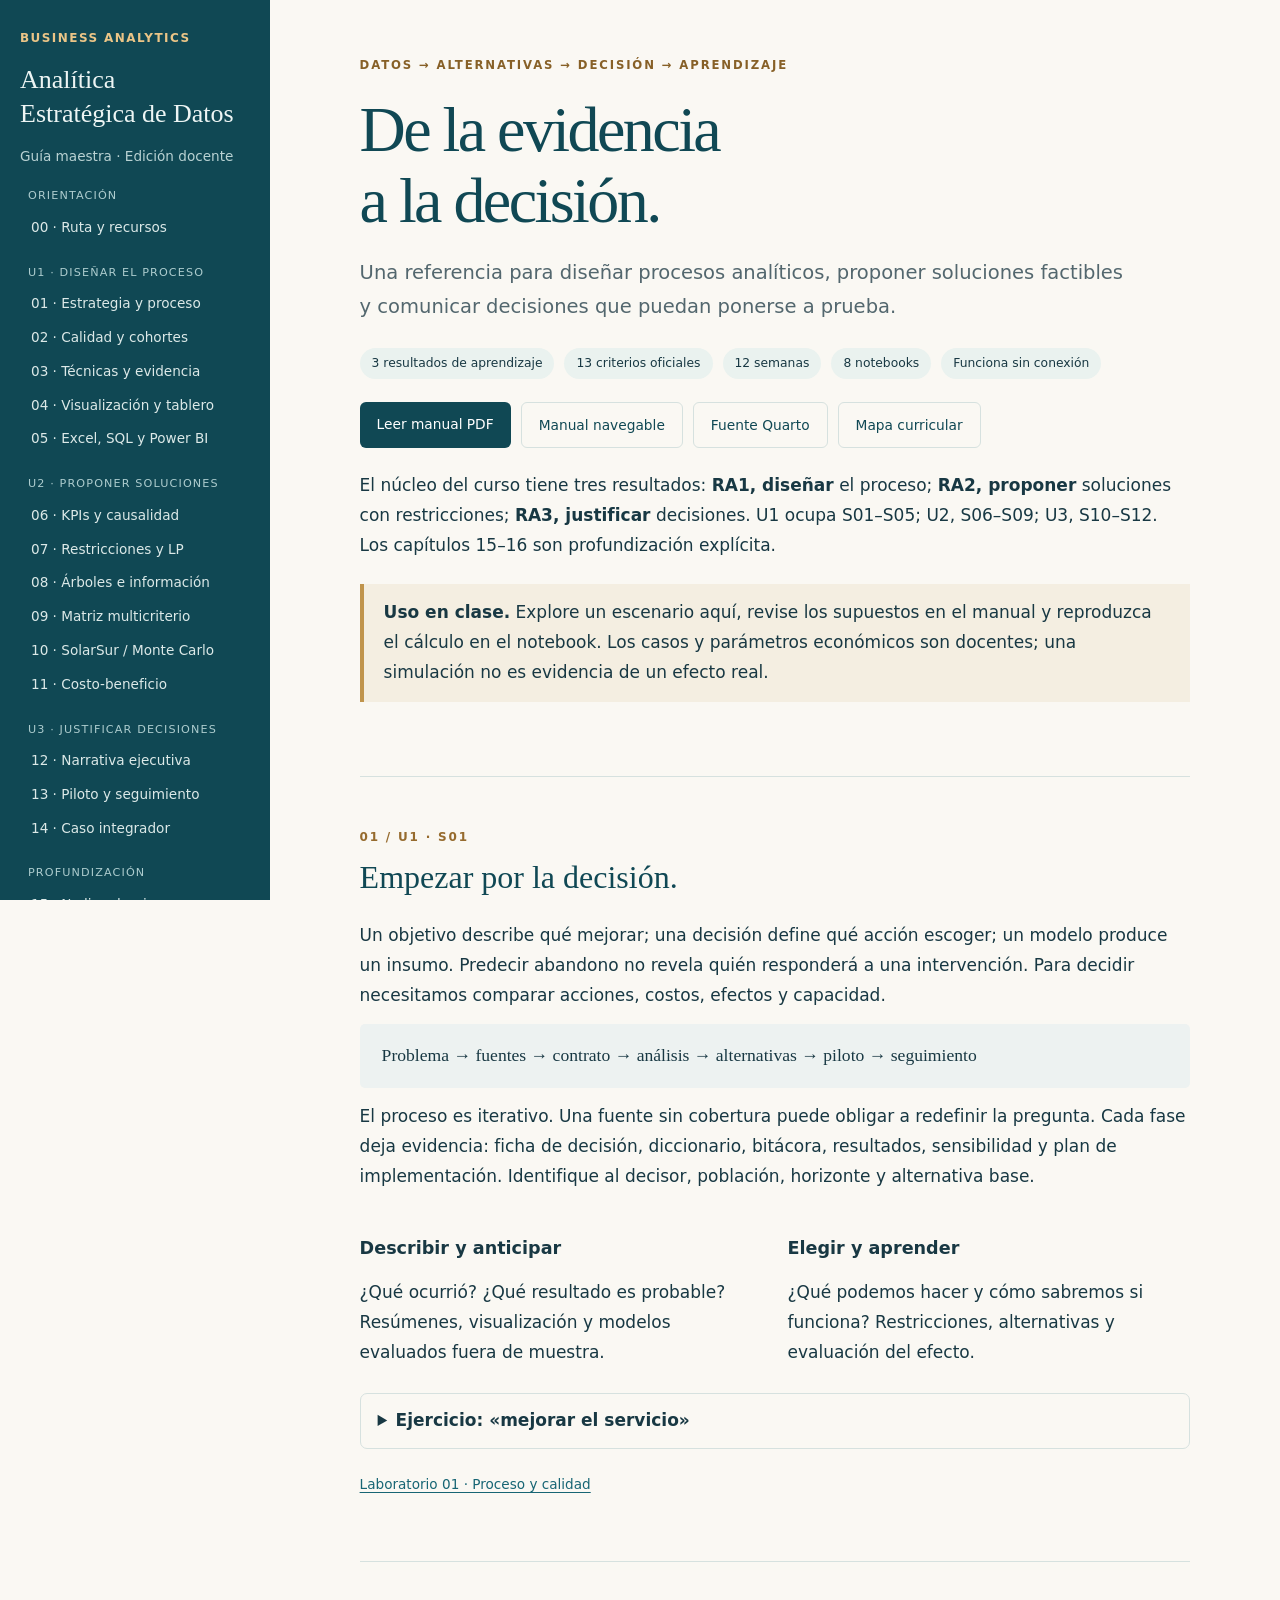
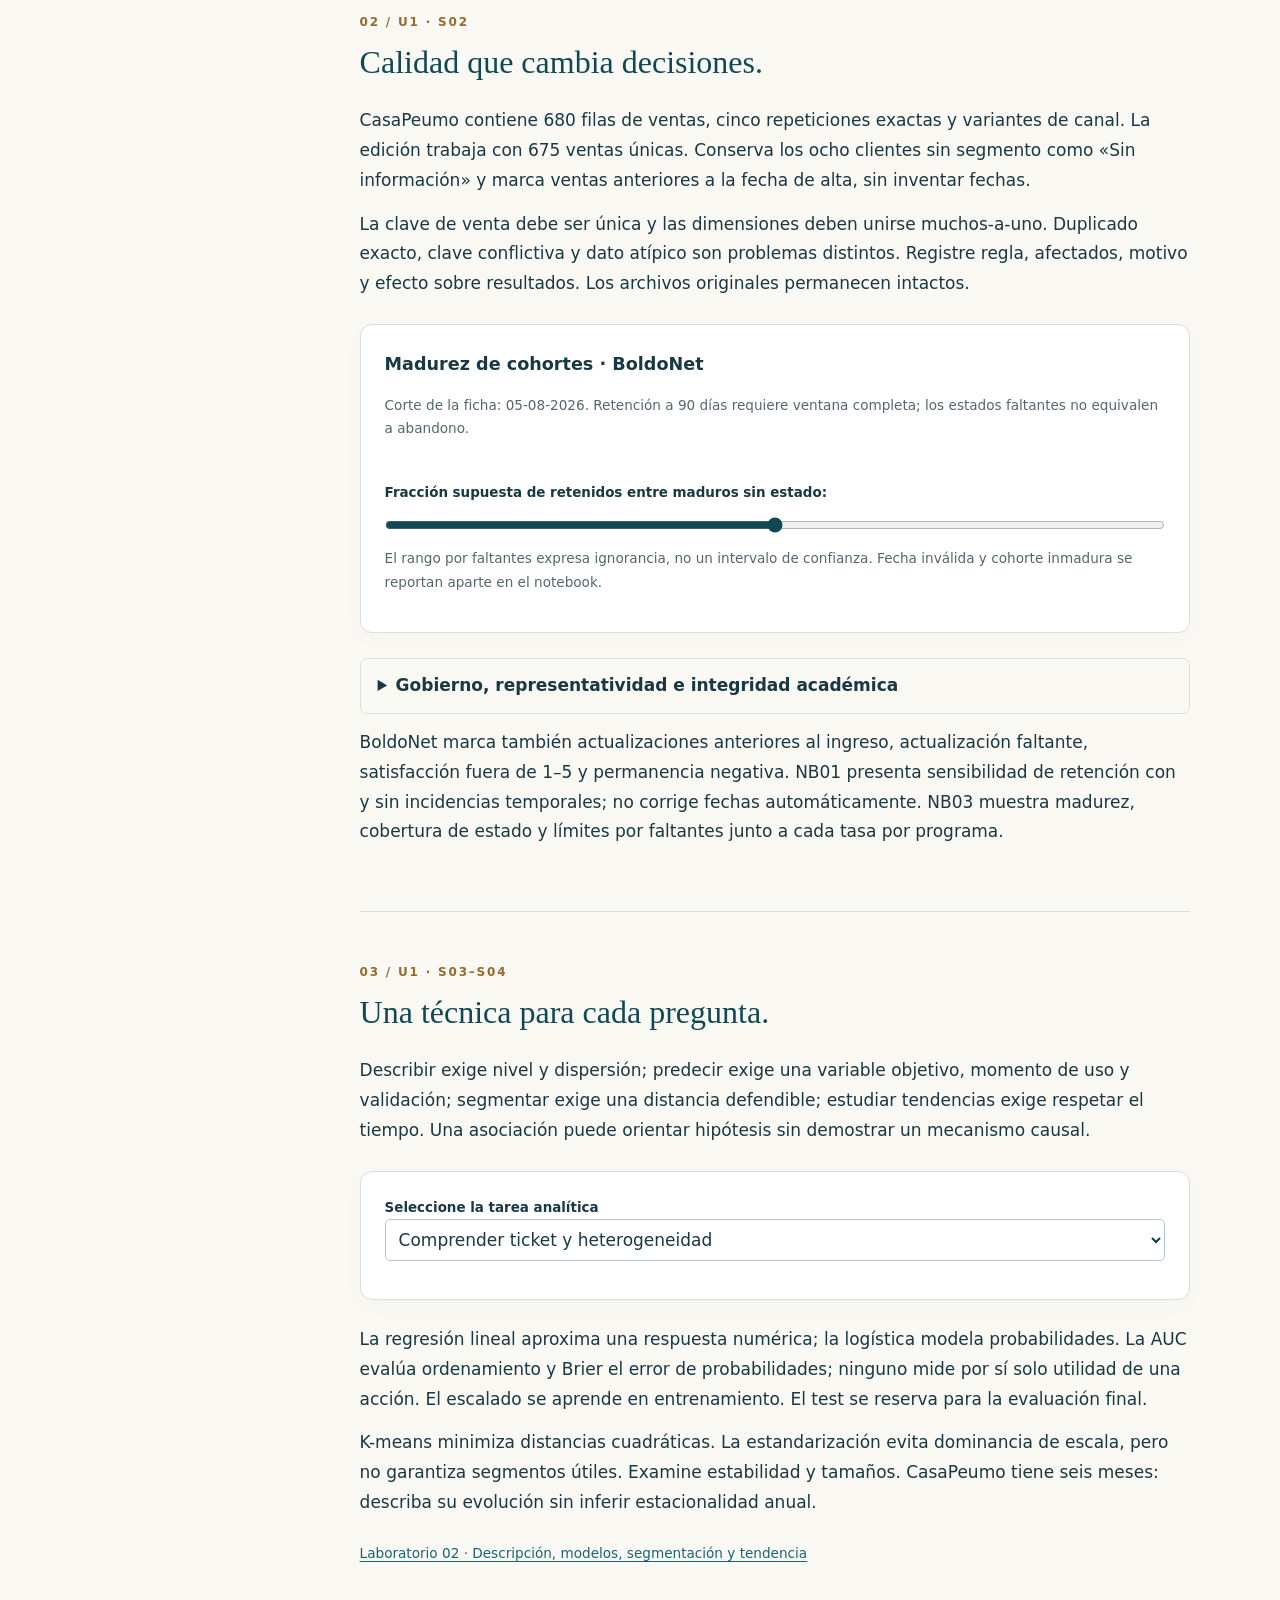
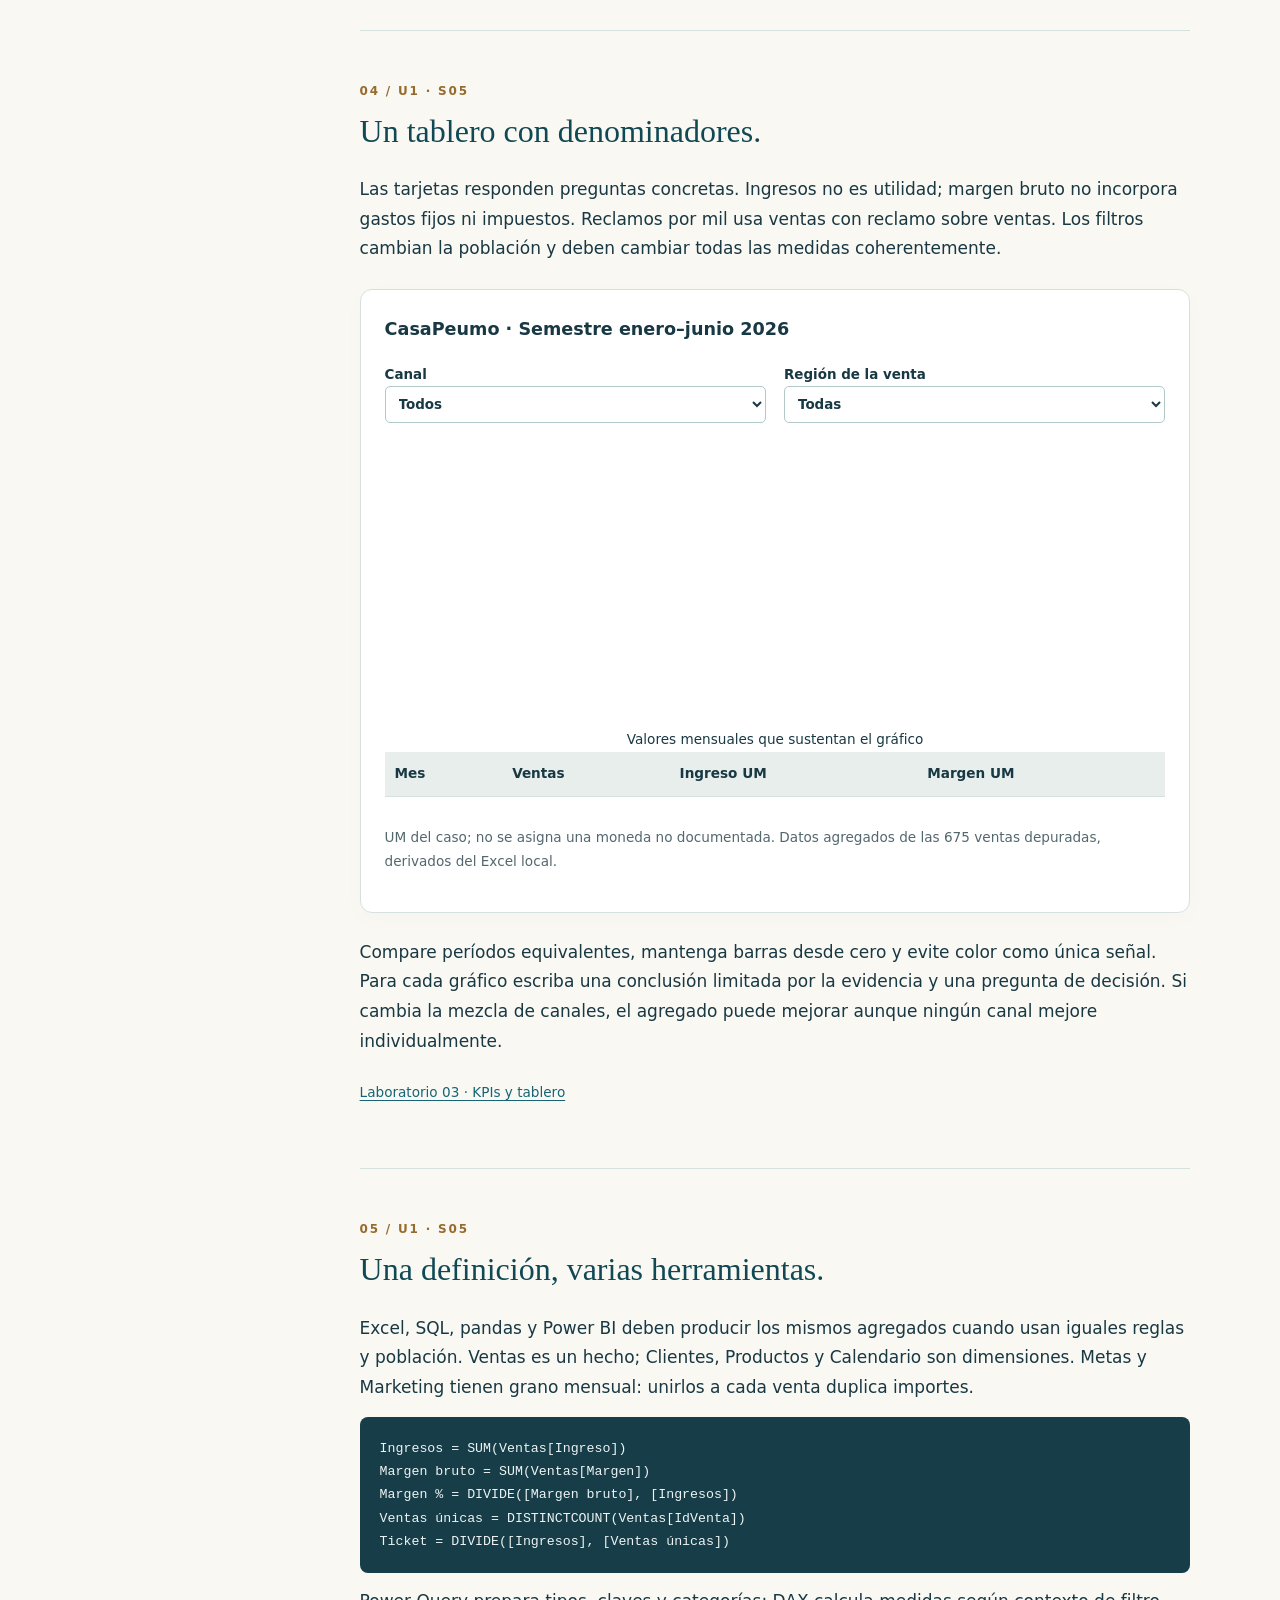
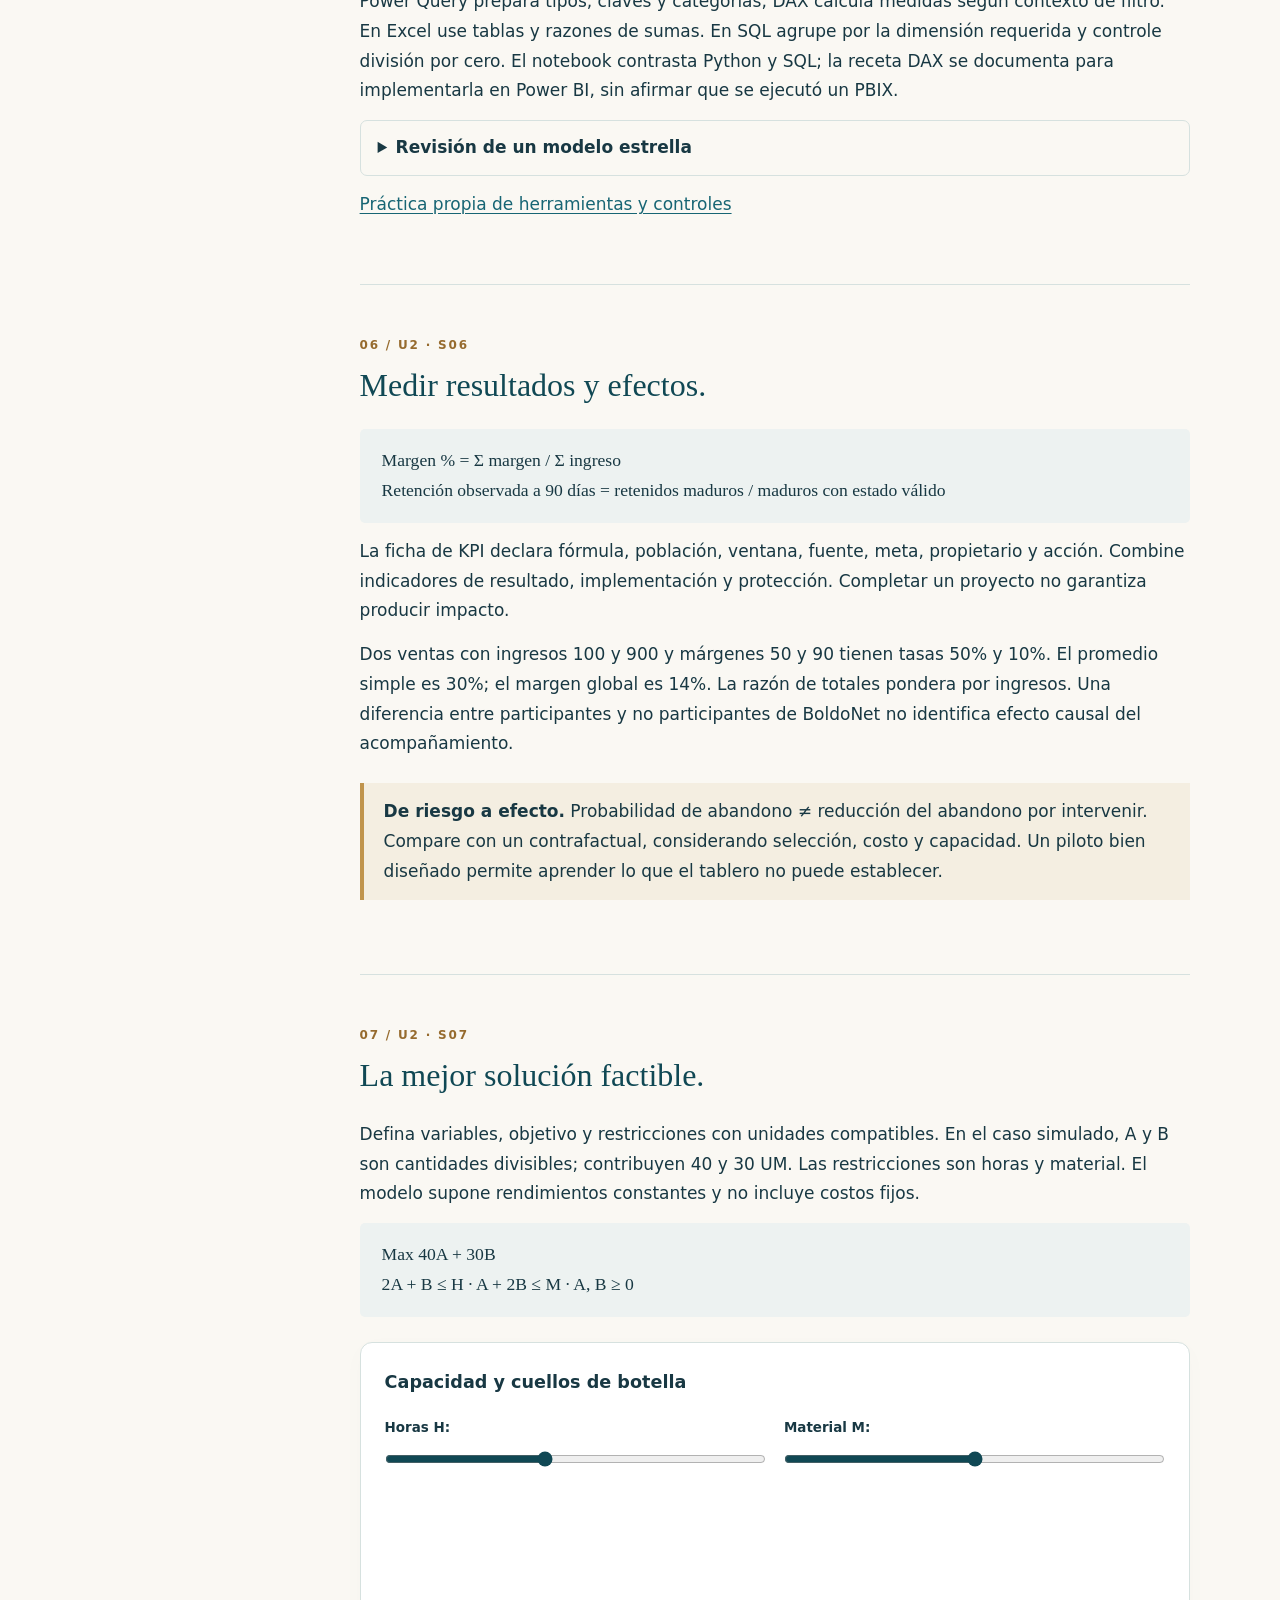
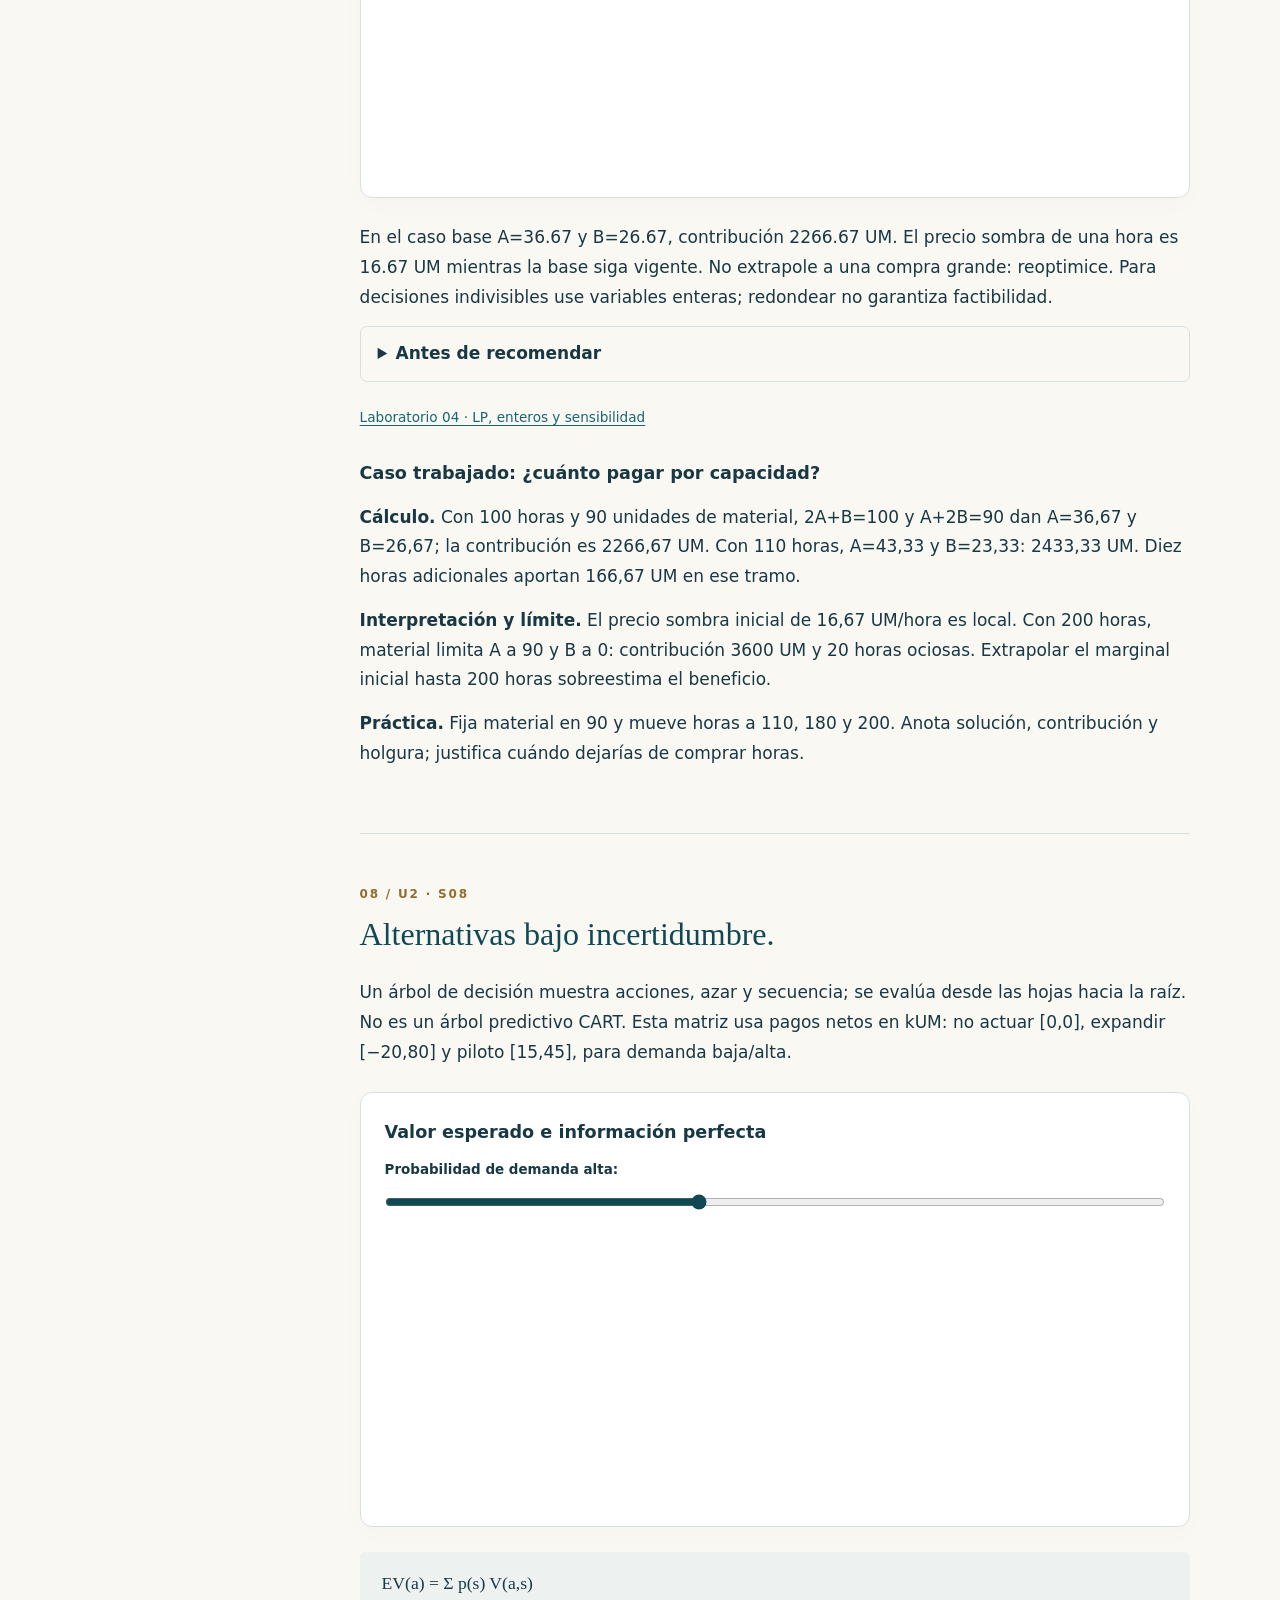
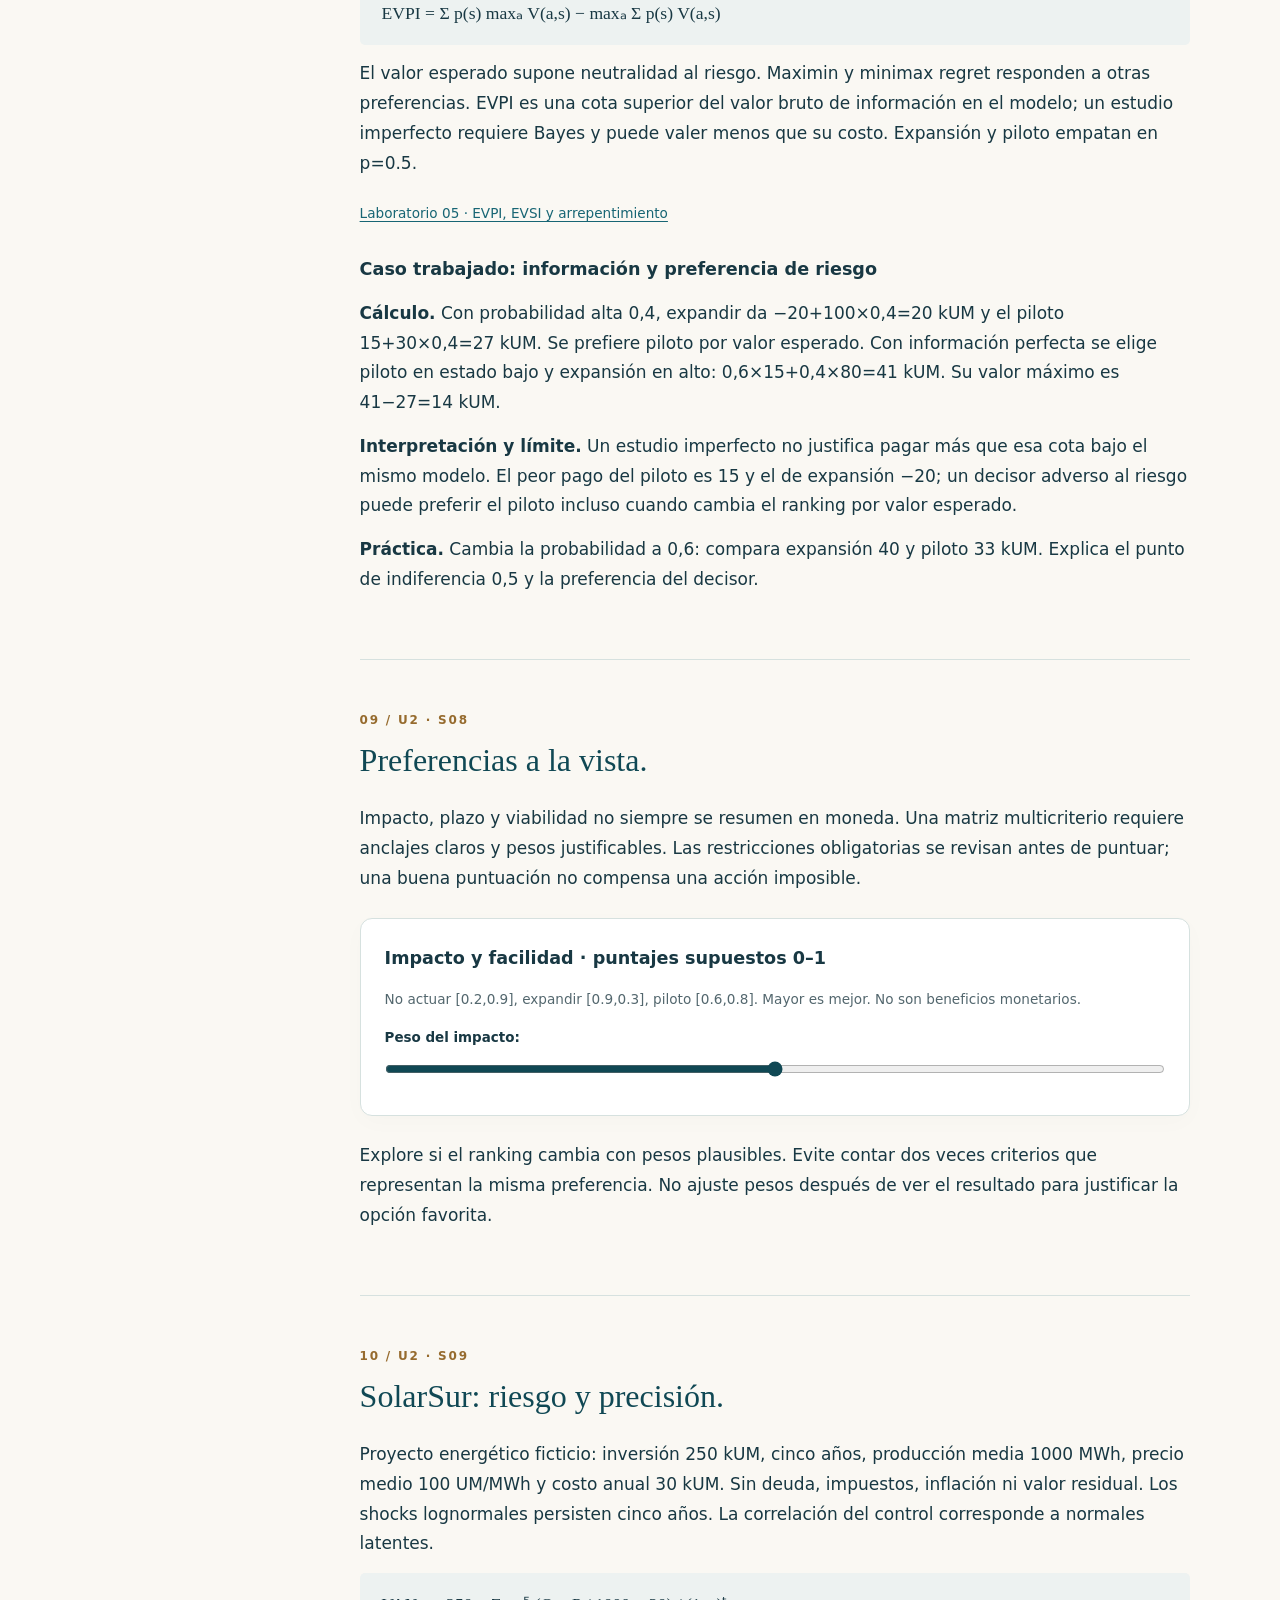
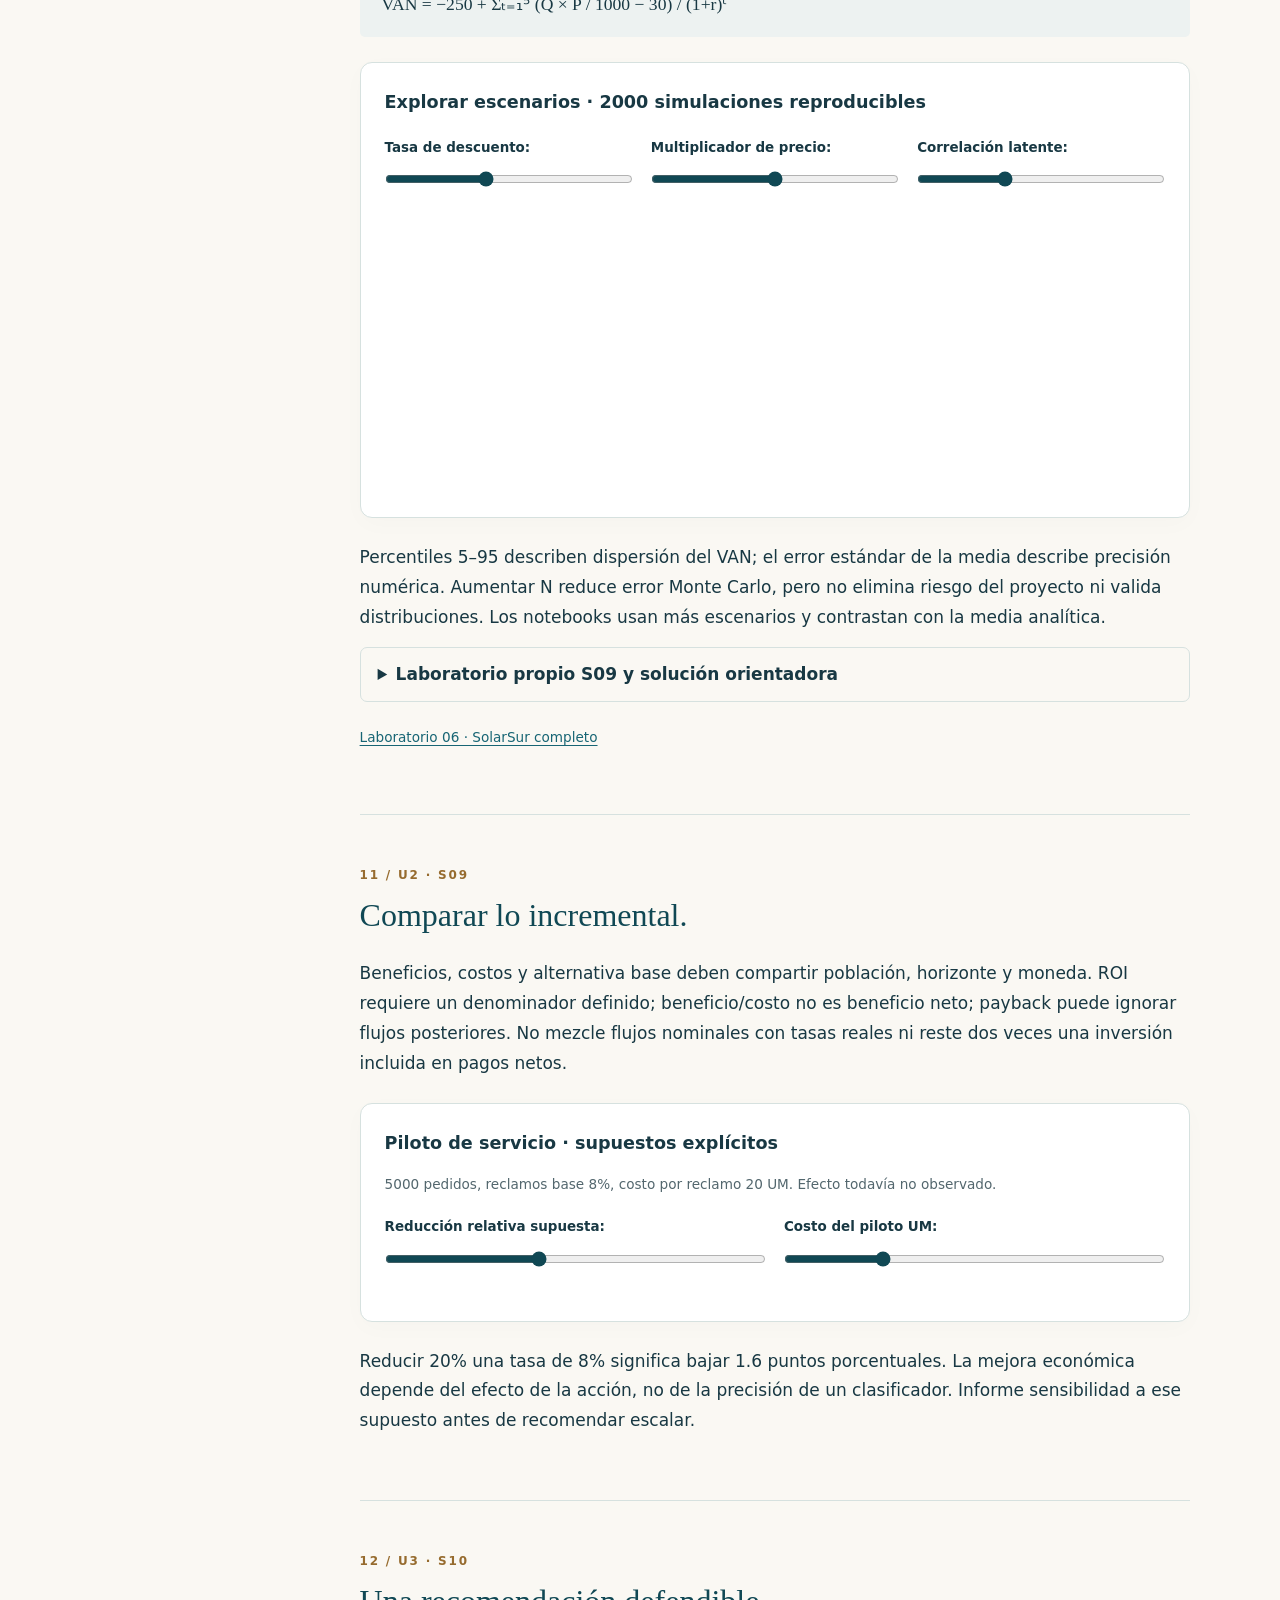
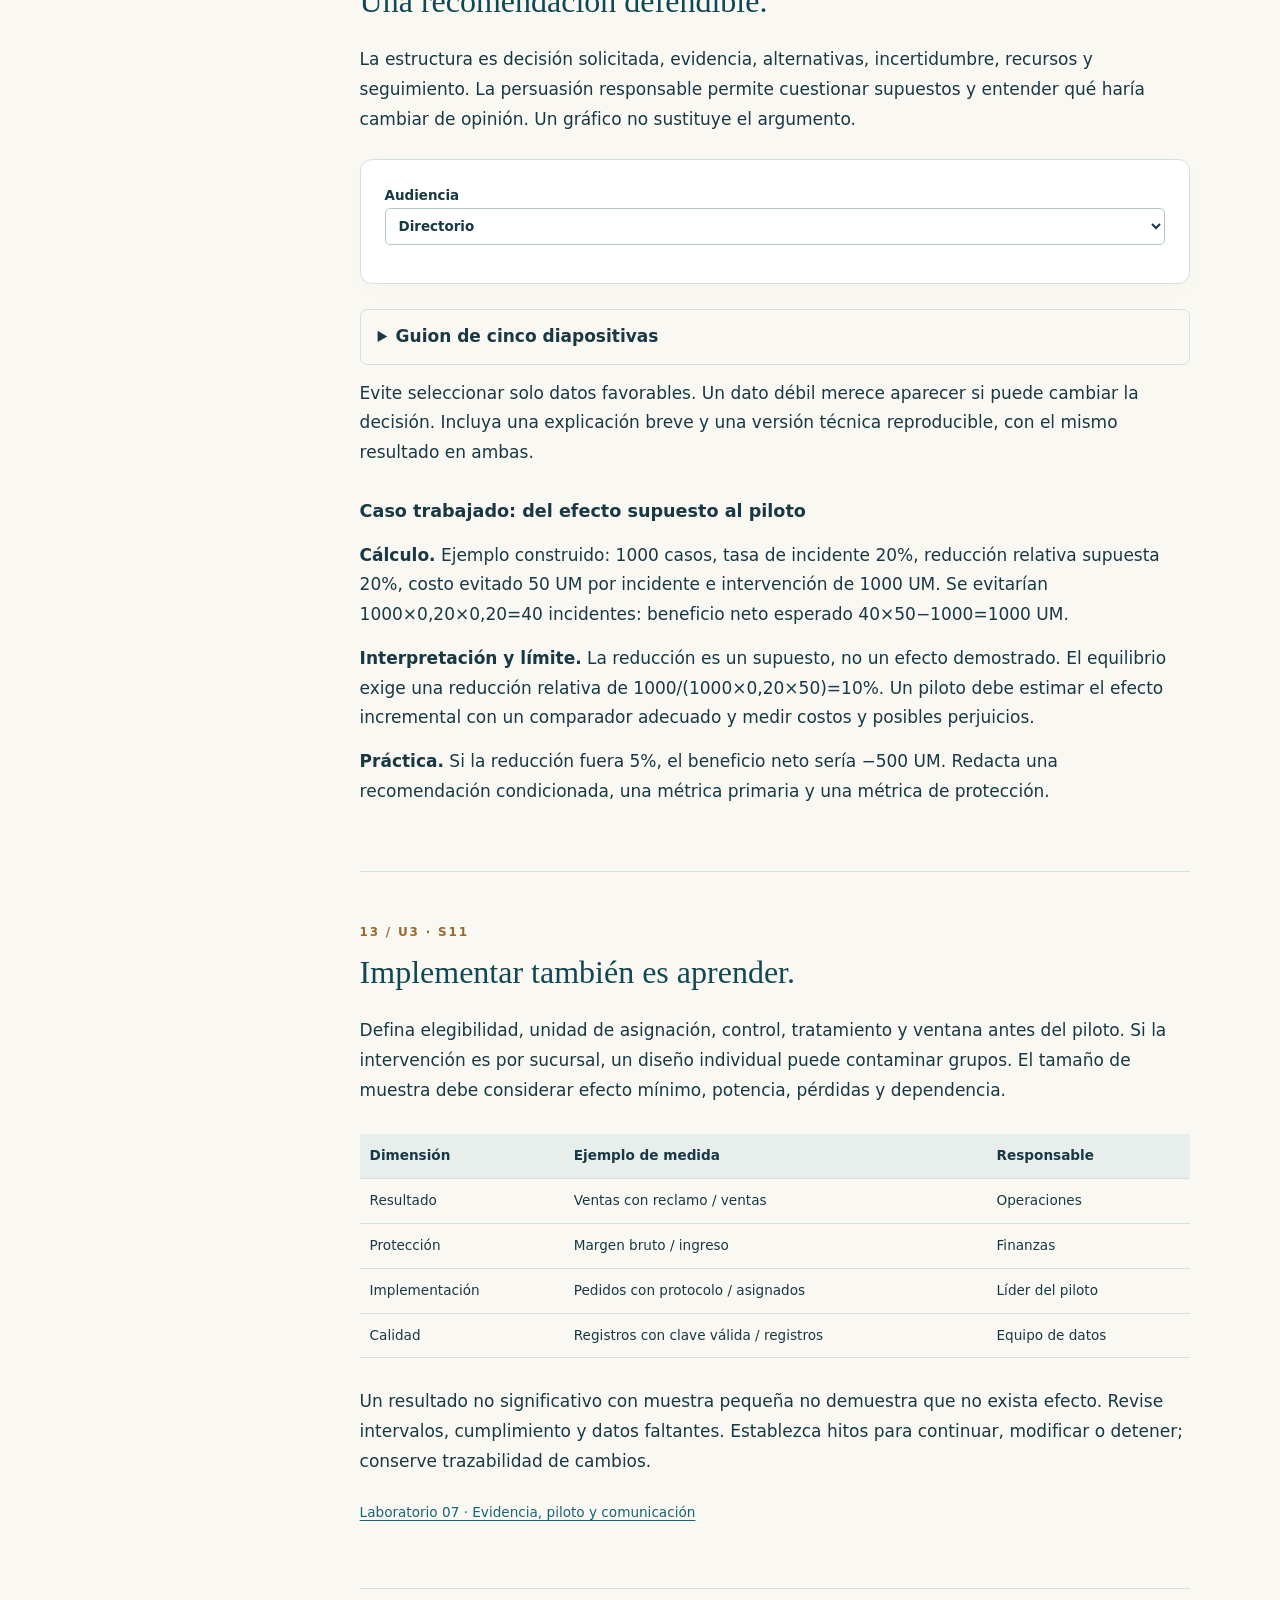
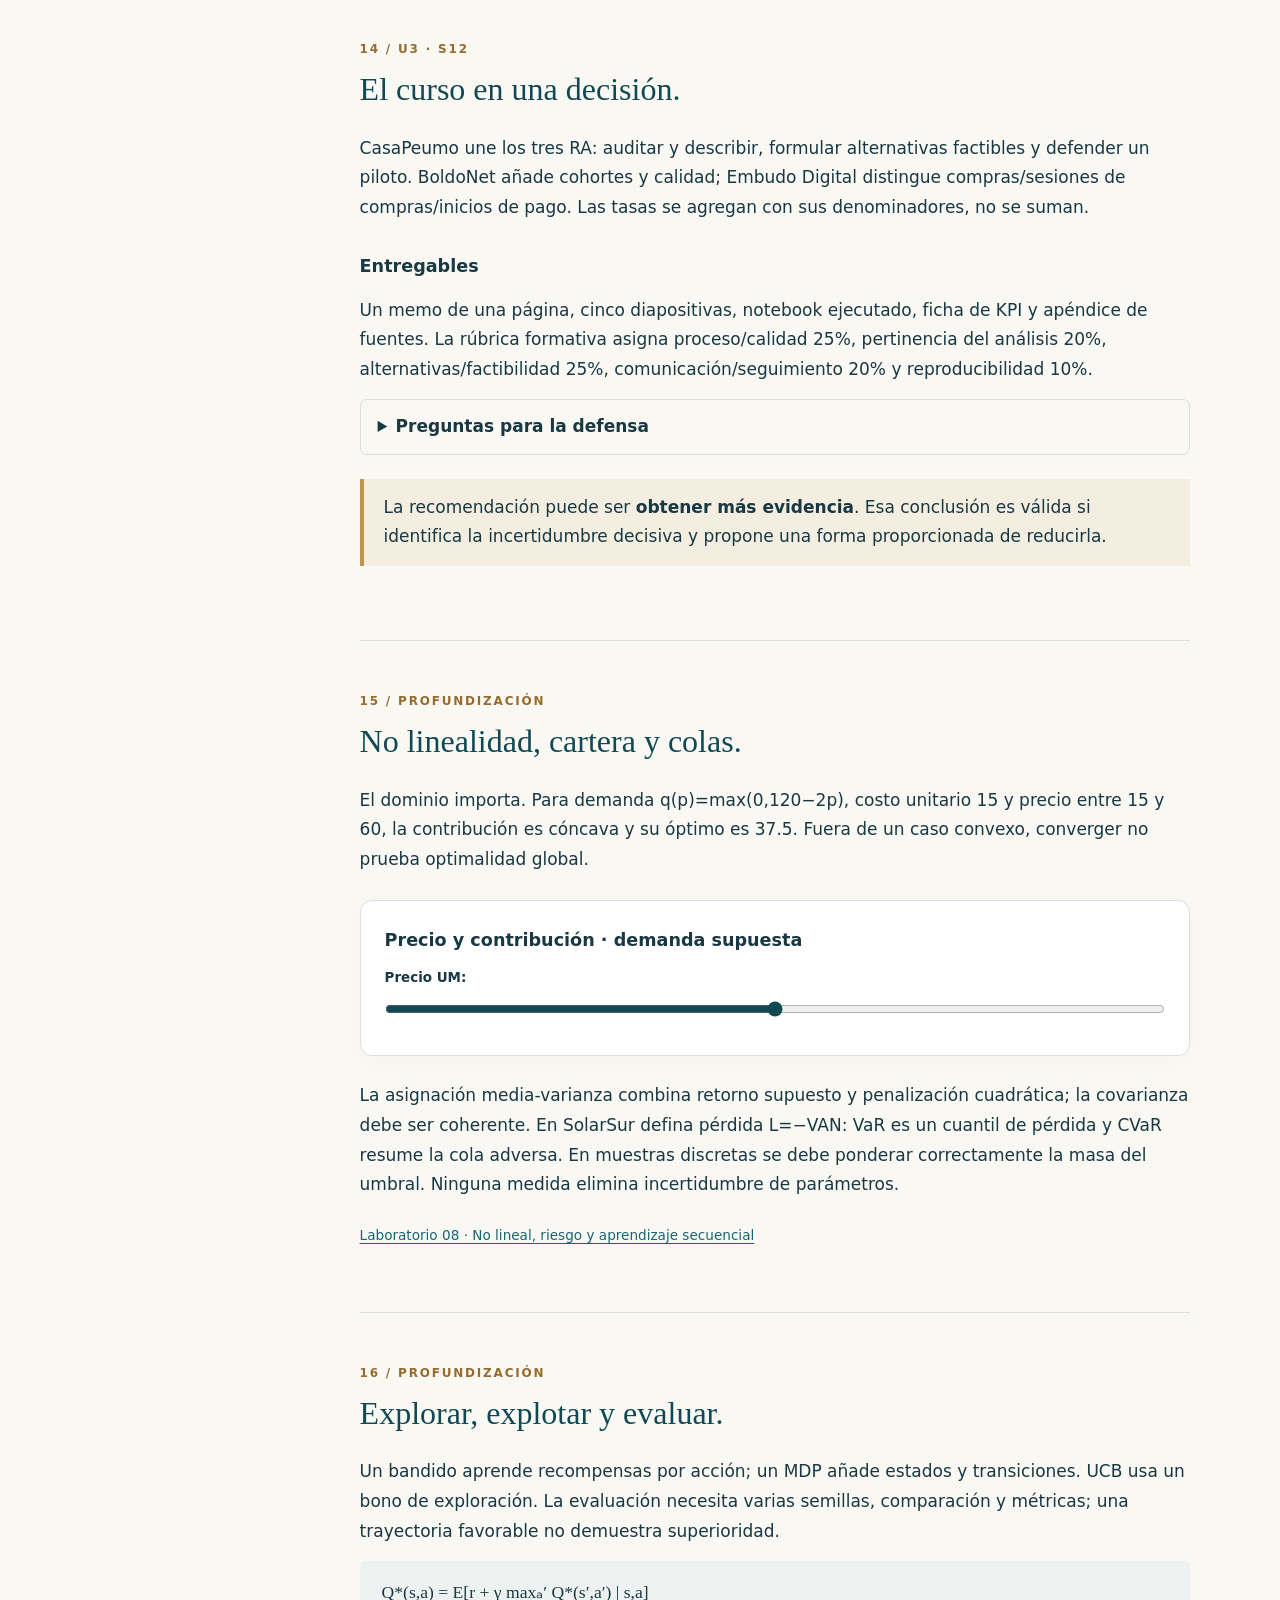
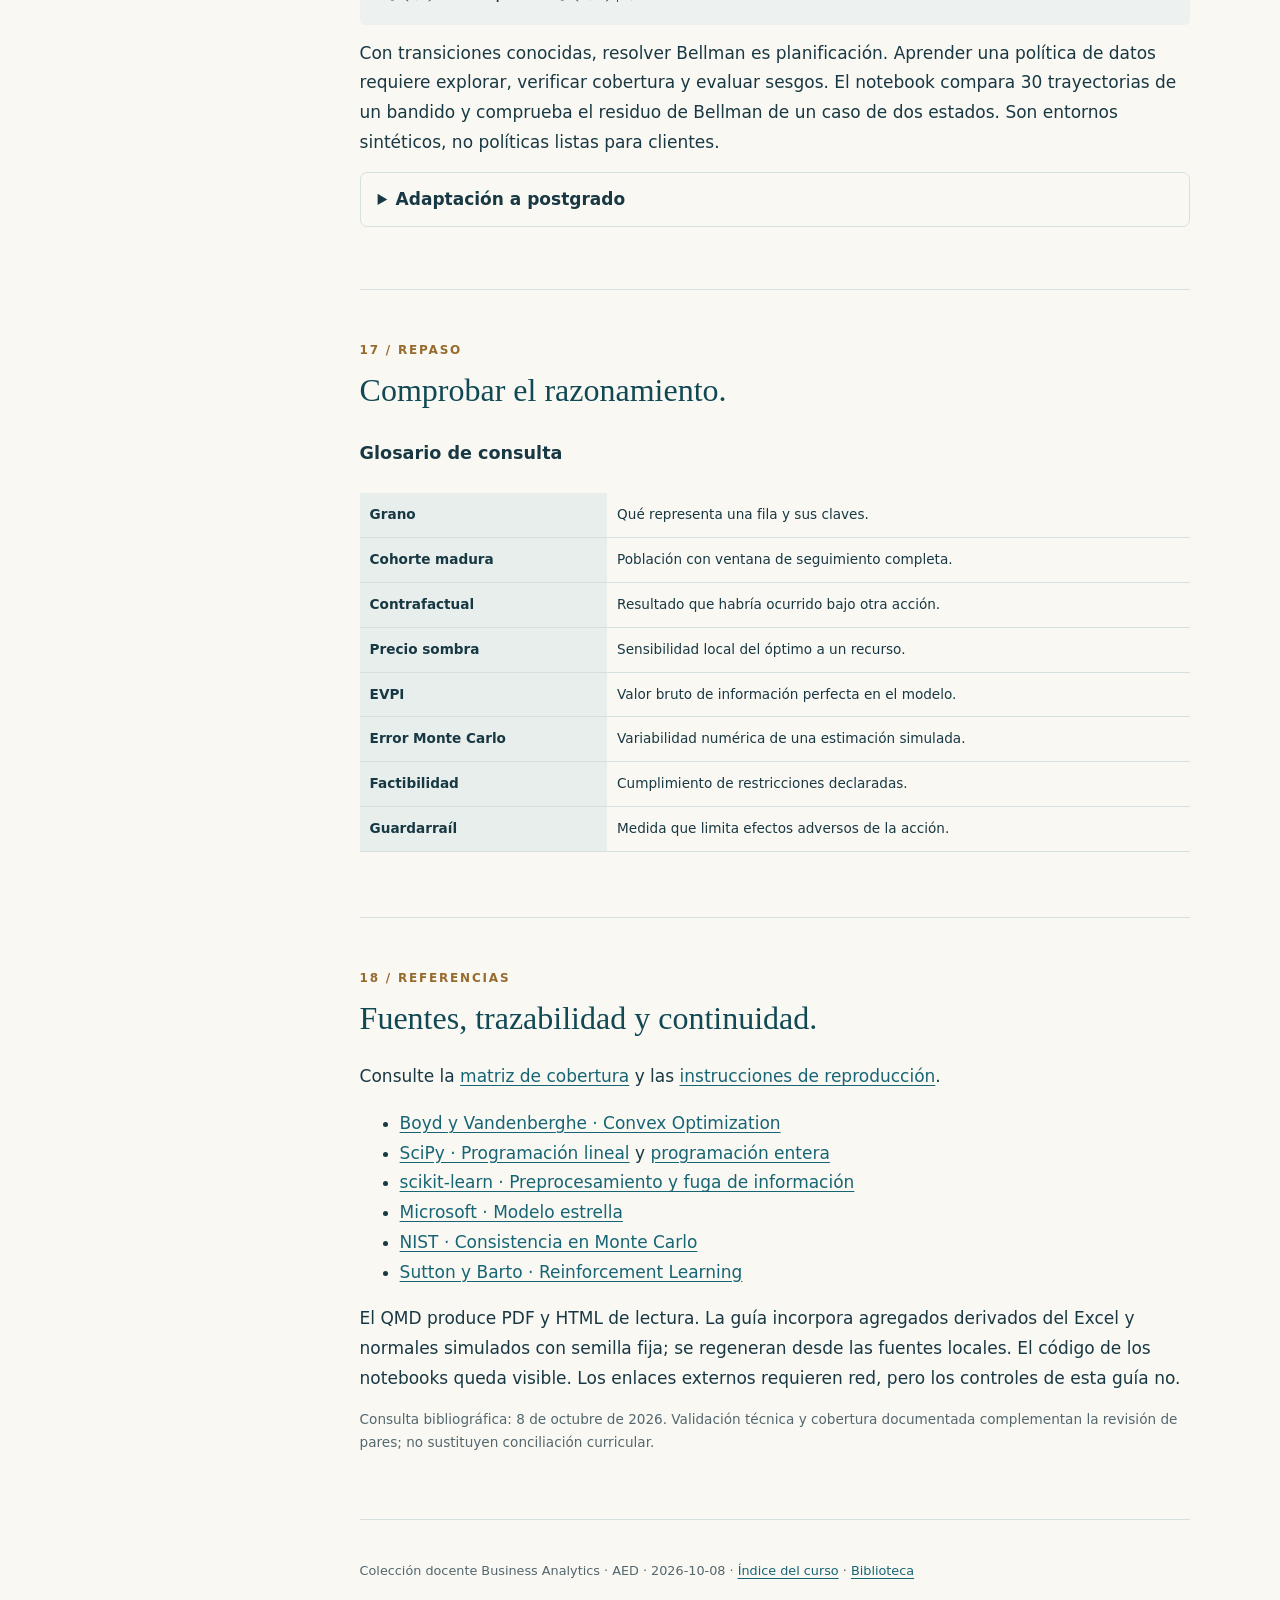
<file: 04_Analitica_Estrategica_Datos/material_propio/guia_maestra_aed.template.html>
<!DOCTYPE html>

<html lang="es"><head><meta charset="utf-8"/><meta content="width=device-width,initial-scale=1" name="viewport"/>
<title>Analítica Estratégica de Datos · Guía maestra</title>
<style>
:root{--ink:#183843;--petrol:#104854;--gold:#c0944c;--paper:#faf8f3;--muted:#53676e;--line:#d6e1df;--soft:#eaf2ef}*{box-sizing:border-box}html{scroll-behavior:smooth;scroll-padding-top:20px}body{margin:0;background:var(--paper);color:var(--ink);font:17px/1.75 system-ui,-apple-system,Segoe UI,sans-serif}a{color:#176574;text-underline-offset:3px}a:hover{color:#805b27}button,select,input{font:inherit}button,a,input,select,summary{outline-offset:4px}button{cursor:pointer}aside{position:fixed;width:270px;height:100vh;overflow:auto;padding:28px 20px;background:var(--petrol);color:#edf5f4}aside a{display:block;color:#dce9e8;text-decoration:none;padding:5px 9px;font-size:.85rem;border-left:2px solid transparent}aside a:hover,aside a.active{color:#ffdf9e;border-color:var(--gold);background:#ffffff0a}aside .brand{font-weight:750;letter-spacing:.12em;font-size:.75rem;color:#ebc587}aside strong{display:block;font:26px/1.3 Georgia,serif;margin:14px 0}aside small{display:block;color:#adccce;font-size:.7rem;text-transform:uppercase;letter-spacing:.1em;margin:18px 8px 5px}main{margin-left:270px;max-width:1350px;padding:55px 7vw 90px}header{padding:0 0 50px;border-bottom:1px solid var(--line)}.eyebrow{font-size:.73rem;font-weight:700;letter-spacing:.16em;text-transform:uppercase;color:#876027}h1{font:clamp(2.3rem,5vw,4.7rem)/1.1 Georgia,serif;margin:20px 0;color:var(--petrol);letter-spacing:-.04em}h2{font:2rem/1.2 Georgia,serif;color:var(--petrol);margin:10px 0 25px}h3{font-size:1.1rem;margin:28px 0 10px}p{margin:14px 0}.lead{font-size:1.22rem;color:var(--muted);max-width:770px}.chips,.downloads{display:flex;gap:10px;flex-wrap:wrap;margin:23px 0}.chip{background:var(--soft);padding:5px 12px;border-radius:30px;font-size:.77rem}.button{display:inline-block;background:var(--petrol);color:white;border:0;padding:10px 17px;border-radius:6px;text-decoration:none;font-size:.86rem}.button:hover{background:#176879;color:white}.button.secondary{background:transparent;border:1px solid var(--line);color:var(--petrol)}section{padding:50px 0;border-bottom:1px solid var(--line)}.number{font-size:.75rem;color:#966b2e;font-weight:750;letter-spacing:.15em;text-transform:uppercase}.callout{border-left:4px solid var(--gold);background:#f4eee1;padding:14px 20px;margin:24px 0}.lab{background:white;border:1px solid var(--line);border-radius:12px;padding:24px;margin:25px 0;box-shadow:0 6px 25px #12394405}.lab h3{margin-top:0}.controls{display:grid;grid-template-columns:repeat(auto-fit,minmax(160px,1fr));gap:18px;margin:18px 0}label{display:block;font-size:.84rem;font-weight:650}input[type=range]{display:block;width:100%;accent-color:var(--petrol);margin:12px 0}select{width:100%;border:1px solid #b2c9c8;padding:9px;color:var(--ink);background:white;border-radius:5px}output{font-variant-numeric:tabular-nums}.cards{display:grid;grid-template-columns:repeat(auto-fit,minmax(150px,1fr));gap:12px;margin:20px 0}.card{padding:15px;background:var(--soft);border-radius:8px}.card b{display:block;font-size:1.6rem;font-weight:700;line-height:1.3}.card span{font-size:.76rem;color:var(--muted)}.formula{font:1.1rem/1.7 Georgia,serif;background:#edf2f1;padding:17px 22px;border-radius:5px;overflow:auto}.table-wrap{overflow:auto}table{border-collapse:collapse;width:100%;font-size:.85rem;margin:15px 0}th{text-align:left;background:#e7eeeb}td,th{padding:10px;border-bottom:1px solid var(--line)}.cols{display:grid;grid-template-columns:1fr 1fr;gap:25px}details{border:1px solid var(--line);border-radius:7px;padding:12px 17px;margin:12px 0}summary{cursor:pointer;font-weight:650}pre{white-space:pre-wrap;overflow-wrap:anywhere;font-size:.83rem;background:#173d48;color:#edf4f4;padding:20px;border-radius:8px}code{overflow-wrap:anywhere}canvas{display:block;max-width:100%;width:100%;height:240px;margin:10px 0}.note{font-size:.85rem;color:var(--muted)}.quiz{display:grid;gap:8px}.quiz button{background:white;border:1px solid #adc6c5;text-align:left;padding:12px;border-radius:5px;color:var(--ink)}.quiz button:hover{background:#ecf3f1}.feedback{min-height:1.8em;font-weight:650}.skip{position:absolute;top:-80px;left:280px;background:white;padding:12px;z-index:99}.skip:focus{top:0}.footer{font-size:.8rem;color:var(--muted);margin-top:40px}#menu{display:none}section .links{font-size:.85rem;margin-top:24px}@media(max-width:1000px){aside{width:225px;padding:22px 12px}main{margin-left:225px;padding:40px 5vw}}@media(max-width:720px){aside{position:static;width:auto;height:auto;padding:20px}aside strong{font-size:23px;margin:8px 0}aside nav{display:none}aside nav.open{display:block}#menu{display:block;background:transparent;color:white;border:1px solid #a2bfc1;border-radius:5px;padding:8px 13px;margin-top:12px}main{margin:0;padding:32px 20px}.cols{grid-template-columns:1fr}h2{font-size:1.75rem}.lab{padding:17px}.skip{left:10px}section{padding:35px 0}.cards{grid-template-columns:1fr 1fr}body{font-size:16px}}@media(prefers-reduced-motion:reduce){html{scroll-behavior:auto}}@media print{aside,#menu,.controls,.quiz{display:none}main{margin:0;padding:0}section{break-inside:auto}.lab{box-shadow:none}a{color:inherit}body{font-size:11pt}h1{font-size:32pt}}
</style></head><body>
<a class="skip" href="#inicio">Ir al contenido</a>
<aside><div class="brand">BUSINESS ANALYTICS</div><strong>Analítica<br/>Estratégica de Datos</strong><div class="note" style="color:#b9d2d3">Guía maestra · Edición docente</div><button aria-controls="indice" aria-expanded="false" id="menu">Mostrar índice</button>
<nav aria-label="Índice de capítulos" id="indice">
<small>Orientación</small><a href="#inicio">00 · Ruta y recursos</a>
<small>U1 · Diseñar el proceso</small><a href="#proceso">01 · Estrategia y proceso</a><a href="#calidad">02 · Calidad y cohortes</a><a href="#tecnicas">03 · Técnicas y evidencia</a><a href="#visualizacion">04 · Visualización y tablero</a><a href="#herramientas">05 · Excel, SQL y Power BI</a>
<small>U2 · Proponer soluciones</small><a href="#kpis">06 · KPIs y causalidad</a><a href="#restricciones">07 · Restricciones y LP</a><a href="#decision">08 · Árboles e información</a><a href="#multicriterio">09 · Matriz multicriterio</a><a href="#simulacion">10 · SolarSur / Monte Carlo</a><a href="#costobeneficio">11 · Costo-beneficio</a>
<small>U3 · Justificar decisiones</small><a href="#comunicacion">12 · Narrativa ejecutiva</a><a href="#implementacion">13 · Piloto y seguimiento</a><a href="#integrador">14 · Caso integrador</a>
<small>Profundización</small><a href="#avanzado">15 · No lineal y riesgo</a><a href="#secuencial">16 · Decisión secuencial</a>
<small>Referencia</small><a href="#evaluacion">17 · Autoevaluación y glosario</a><a href="#fuentes">18 · Fuentes y mantenimiento</a>
</nav></aside>
<main><header id="inicio"><div class="eyebrow">Datos → alternativas → decisión → aprendizaje</div><h1>De la evidencia<br/>a la decisión.</h1><p class="lead">Una referencia para diseñar procesos analíticos, proponer soluciones factibles y comunicar decisiones que puedan ponerse a prueba.</p>
<div class="chips"><span class="chip">3 resultados de aprendizaje</span><span class="chip">13 criterios oficiales</span><span class="chip">12 semanas</span><span class="chip">8 notebooks</span><span class="chip">Funciona sin conexión</span></div>
<div class="downloads"><a class="button" href="material_propio/AED_manual_cientifico.pdf">Leer manual PDF</a><a class="button secondary" href="material_propio/AED_manual_cientifico.html">Manual navegable</a><a class="button secondary" href="material_propio/AED_manual_cientifico.qmd">Fuente Quarto</a><a class="button secondary" href="COBERTURA.md">Mapa curricular</a></div>
<p>El núcleo del curso tiene tres resultados: <b>RA1, diseñar</b> el proceso; <b>RA2, proponer</b> soluciones con restricciones; <b>RA3, justificar</b> decisiones. U1 ocupa S01–S05; U2, S06–S09; U3, S10–S12. Los capítulos 15–16 son profundización explícita.</p>
<div class="callout"><b>Uso en clase.</b> Explore un escenario aquí, revise los supuestos en el manual y reproduzca el cálculo en el notebook. Los casos y parámetros económicos son docentes; una simulación no es evidencia de un efecto real.</div>
</header>
<section id="proceso"><div class="number">01 / U1 · S01</div><h2>Empezar por la decisión.</h2><p>Un objetivo describe qué mejorar; una decisión define qué acción escoger; un modelo produce un insumo. Predecir abandono no revela quién responderá a una intervención. Para decidir necesitamos comparar acciones, costos, efectos y capacidad.</p><div class="formula">Problema → fuentes → contrato → análisis → alternativas → piloto → seguimiento</div><p>El proceso es iterativo. Una fuente sin cobertura puede obligar a redefinir la pregunta. Cada fase deja evidencia: ficha de decisión, diccionario, bitácora, resultados, sensibilidad y plan de implementación. Identifique al decisor, población, horizonte y alternativa base.</p><div class="cols"><div><h3>Describir y anticipar</h3><p>¿Qué ocurrió? ¿Qué resultado es probable? Resúmenes, visualización y modelos evaluados fuera de muestra.</p></div><div><h3>Elegir y aprender</h3><p>¿Qué podemos hacer y cómo sabremos si funciona? Restricciones, alternativas y evaluación del efecto.</p></div></div><details><summary>Ejercicio: «mejorar el servicio»</summary><p>Una formulación defendible: comparar el protocolo actual con un piloto de atención en una población definida durante 90 días; medir reclamos por venta, margen y capacidad. El resultado es una decisión condicionada, no una promesa de mejora.</p></details><p class="links"><a href="notebooks/AED_01_proceso_calidad.ipynb">Laboratorio 01 · Proceso y calidad</a></p></section>
<section id="calidad"><div class="number">02 / U1 · S02</div><h2>Calidad que cambia decisiones.</h2><p>CasaPeumo contiene 680 filas de ventas, cinco repeticiones exactas y variantes de canal. La edición trabaja con 675 ventas únicas. Conserva los ocho clientes sin segmento como «Sin información» y marca ventas anteriores a la fecha de alta, sin inventar fechas.</p><p>La clave de venta debe ser única y las dimensiones deben unirse muchos-a-uno. Duplicado exacto, clave conflictiva y dato atípico son problemas distintos. Registre regla, afectados, motivo y efecto sobre resultados. Los archivos originales permanecen intactos.</p>
<div class="lab"><h3>Madurez de cohortes · BoldoNet</h3><p class="note">Corte de la ficha: 05-08-2026. Retención a 90 días requiere ventana completa; los estados faltantes no equivalen a abandono.</p><div aria-live="polite" class="cards" id="cohorte"></div><label for="faltantes">Fracción supuesta de retenidos entre maduros sin estado: <output id="faltantes-v"></output></label><input id="faltantes" max="1" min="0" step=".1" type="range" value=".5"/><p id="cohorte-resultado" role="status"></p><p class="note">El rango por faltantes expresa ignorancia, no un intervalo de confianza. Fecha inválida y cohorte inmadura se reportan aparte en el notebook.</p></div>
<details><summary>Gobierno, representatividad e integridad académica</summary><p>Documente propietario, finalidad, acceso, fecha, diccionario y transformaciones. Sin distribución de la cartera no se puede certificar representatividad. Documente las fuentes, compruebe citas y cálculos, y explique personalmente las decisiones. Las reglas de evaluación corresponden al docente.</p></details><p>BoldoNet marca también actualizaciones anteriores al ingreso, actualización faltante, satisfacción fuera de 1–5 y permanencia negativa. NB01 presenta sensibilidad de retención con y sin incidencias temporales; no corrige fechas automáticamente. NB03 muestra madurez, cobertura de estado y límites por faltantes junto a cada tasa por programa.</p></section>
<section id="tecnicas"><div class="number">03 / U1 · S03–S04</div><h2>Una técnica para cada pregunta.</h2><p>Describir exige nivel y dispersión; predecir exige una variable objetivo, momento de uso y validación; segmentar exige una distancia defendible; estudiar tendencias exige respetar el tiempo. Una asociación puede orientar hipótesis sin demostrar un mecanismo causal.</p>
<div class="lab"><label for="pregunta-tecnica">Seleccione la tarea analítica</label><select id="pregunta-tecnica"><option value="descripcion">Comprender ticket y heterogeneidad</option><option value="regresion">Predecir un importe</option><option value="logistica">Estimar probabilidad de evento</option><option value="segmentacion">Explorar perfiles de clientes</option><option value="tendencia">Anticipar un período futuro</option></select><p id="tecnica-resultado" role="status"></p></div>
<p>La regresión lineal aproxima una respuesta numérica; la logística modela probabilidades. La AUC evalúa ordenamiento y Brier el error de probabilidades; ninguno mide por sí solo utilidad de una acción. El escalado se aprende en entrenamiento. El test se reserva para la evaluación final.</p><p>K-means minimiza distancias cuadráticas. La estandarización evita dominancia de escala, pero no garantiza segmentos útiles. Examine estabilidad y tamaños. CasaPeumo tiene seis meses: describa su evolución sin inferir estacionalidad anual.</p><p class="links"><a href="notebooks/AED_02_tecnicas_analiticas.ipynb">Laboratorio 02 · Descripción, modelos, segmentación y tendencia</a></p></section>
<section id="visualizacion"><div class="number">04 / U1 · S05</div><h2>Un tablero con denominadores.</h2><p>Las tarjetas responden preguntas concretas. Ingresos no es utilidad; margen bruto no incorpora gastos fijos ni impuestos. Reclamos por mil usa ventas con reclamo sobre ventas. Los filtros cambian la población y deben cambiar todas las medidas coherentemente.</p>
<div class="lab"><h3>CasaPeumo · Semestre enero–junio 2026</h3><div class="controls"><label>Canal<select id="canal"><option>Todos</option></select></label><label>Región de la venta<select id="region"><option>Todas</option></select></label></div><div aria-live="polite" class="cards" id="kpi-cards"></div><canvas aria-label="Ingresos mensuales del filtro seleccionado" height="290" id="ventas-chart" role="img" width="900"></canvas><div class="table-wrap"><table><caption>Valores mensuales que sustentan el gráfico</caption><thead><tr><th>Mes</th><th>Ventas</th><th>Ingreso UM</th><th>Margen UM</th></tr></thead><tbody id="ventas-tabla"></tbody></table></div><p class="note">UM del caso; no se asigna una moneda no documentada. Datos agregados de las 675 ventas depuradas, derivados del Excel local.</p></div>
<p>Compare períodos equivalentes, mantenga barras desde cero y evite color como única señal. Para cada gráfico escriba una conclusión limitada por la evidencia y una pregunta de decisión. Si cambia la mezcla de canales, el agregado puede mejorar aunque ningún canal mejore individualmente.</p><p class="links"><a href="notebooks/AED_03_kpis_dashboard.ipynb">Laboratorio 03 · KPIs y tablero</a></p></section>
<section id="herramientas"><div class="number">05 / U1 · S05</div><h2>Una definición, varias herramientas.</h2><p>Excel, SQL, pandas y Power BI deben producir los mismos agregados cuando usan iguales reglas y población. Ventas es un hecho; Clientes, Productos y Calendario son dimensiones. Metas y Marketing tienen grano mensual: unirlos a cada venta duplica importes.</p><pre>Ingresos = SUM(Ventas[Ingreso])
Margen bruto = SUM(Ventas[Margen])
Margen % = DIVIDE([Margen bruto], [Ingresos])
Ventas únicas = DISTINCTCOUNT(Ventas[IdVenta])
Ticket = DIVIDE([Ingresos], [Ventas únicas])</pre><p>Power Query prepara tipos, claves y categorías; DAX calcula medidas según contexto de filtro. En Excel use tablas y razones de sumas. En SQL agrupe por la dimensión requerida y controle división por cero. El notebook contrasta Python y SQL; la receta DAX se documenta para implementarla en Power BI, sin afirmar que se ejecutó un PBIX.</p><details><summary>Revisión de un modelo estrella</summary><p>Compruebe clave única en dimensiones, integridad referencial, una dirección de filtro cuando corresponda, calendario completo y grano de cada hecho. Una meta global no se aplica automáticamente a cada canal. No use relaciones muchos-a-muchos para ocultar claves duplicadas.</p></details><p><a href="material_propio/herramientas_bi/README.md">Práctica propia de herramientas y controles</a></p></section>
<section id="kpis"><div class="number">06 / U2 · S06</div><h2>Medir resultados y efectos.</h2><div class="formula">Margen % = Σ margen / Σ ingreso<br/>Retención observada a 90 días = retenidos maduros / maduros con estado válido</div><p>La ficha de KPI declara fórmula, población, ventana, fuente, meta, propietario y acción. Combine indicadores de resultado, implementación y protección. Completar un proyecto no garantiza producir impacto.</p><p>Dos ventas con ingresos 100 y 900 y márgenes 50 y 90 tienen tasas 50% y 10%. El promedio simple es 30%; el margen global es 14%. La razón de totales pondera por ingresos. Una diferencia entre participantes y no participantes de BoldoNet no identifica efecto causal del acompañamiento.</p><div class="callout"><b>De riesgo a efecto.</b> Probabilidad de abandono ≠ reducción del abandono por intervenir. Compare con un contrafactual, considerando selección, costo y capacidad. Un piloto bien diseñado permite aprender lo que el tablero no puede establecer.</div></section>
<section id="restricciones"><div class="number">07 / U2 · S07</div><h2>La mejor solución factible.</h2><p>Defina variables, objetivo y restricciones con unidades compatibles. En el caso simulado, A y B son cantidades divisibles; contribuyen 40 y 30 UM. Las restricciones son horas y material. El modelo supone rendimientos constantes y no incluye costos fijos.</p><div class="formula">Max 40A + 30B<br/>2A + B ≤ H · A + 2B ≤ M · A, B ≥ 0</div>
<div class="lab"><h3>Capacidad y cuellos de botella</h3><div class="controls"><label>Horas H: <output id="horas-v"></output><input id="horas" max="240" min="0" step="10" type="range" value="100"/></label><label>Material M: <output id="material-v"></output><input id="material" max="180" min="0" step="10" type="range" value="90"/></label></div><div aria-live="polite" class="cards" id="lp-cards"></div><canvas aria-label="Óptimo de producción A y B" height="290" id="lp-chart" role="img" width="900"></canvas><p id="lp-status" role="status"></p></div>
<p>En el caso base A=36.67 y B=26.67, contribución 2266.67 UM. El precio sombra de una hora es 16.67 UM mientras la base siga vigente. No extrapole a una compra grande: reoptimice. Para decisiones indivisibles use variables enteras; redondear no garantiza factibilidad.</p><details><summary>Antes de recomendar</summary><p>Verifique estado del solver, unidades, holguras, capacidad y costos. Inviable no significa contribución cero; no acotado puede indicar restricciones faltantes. El notebook compara solución analítica, solver y enumeración de proyectos binarios.</p></details><p class="links"><a href="notebooks/AED_04_optimizacion_restricciones.ipynb">Laboratorio 04 · LP, enteros y sensibilidad</a></p><div class="ba-actividad"><h3>Caso trabajado: ¿cuánto pagar por capacidad?</h3><p><strong>Cálculo.</strong> Con 100 horas y 90 unidades de material, 2A+B=100 y A+2B=90 dan A=36,67 y B=26,67; la contribución es 2266,67 UM. Con 110 horas, A=43,33 y B=23,33: 2433,33 UM. Diez horas adicionales aportan 166,67 UM en ese tramo.</p><p><strong>Interpretación y límite.</strong> El precio sombra inicial de 16,67 UM/hora es local. Con 200 horas, material limita A a 90 y B a 0: contribución 3600 UM y 20 horas ociosas. Extrapolar el marginal inicial hasta 200 horas sobreestima el beneficio.</p><p><strong>Práctica.</strong> Fija material en 90 y mueve horas a 110, 180 y 200. Anota solución, contribución y holgura; justifica cuándo dejarías de comprar horas.</p></div></section>
<section id="decision"><div class="number">08 / U2 · S08</div><h2>Alternativas bajo incertidumbre.</h2><p>Un árbol de decisión muestra acciones, azar y secuencia; se evalúa desde las hojas hacia la raíz. No es un árbol predictivo CART. Esta matriz usa pagos netos en kUM: no actuar [0,0], expandir [−20,80] y piloto [15,45], para demanda baja/alta.</p>
<div class="lab"><h3>Valor esperado e información perfecta</h3><label>Probabilidad de demanda alta: <output id="prob-v"></output><input id="prob" max="1" min="0" step=".05" type="range" value=".4"/></label><canvas aria-label="Valor esperado de tres alternativas" height="290" id="decision-chart" role="img" width="900"></canvas><div aria-live="polite" class="cards" id="ev-cards"></div><p id="ev-status" role="status"></p></div>
<div class="formula">EV(a) = Σ p(s) V(a,s)<br/>EVPI = Σ p(s) maxₐ V(a,s) − maxₐ Σ p(s) V(a,s)</div><p>El valor esperado supone neutralidad al riesgo. Maximin y minimax regret responden a otras preferencias. EVPI es una cota superior del valor bruto de información en el modelo; un estudio imperfecto requiere Bayes y puede valer menos que su costo. Expansión y piloto empatan en p=0.5.</p><p class="links"><a href="notebooks/AED_05_alternativas_decision.ipynb">Laboratorio 05 · EVPI, EVSI y arrepentimiento</a></p><div class="ba-actividad"><h3>Caso trabajado: información y preferencia de riesgo</h3><p><strong>Cálculo.</strong> Con probabilidad alta 0,4, expandir da −20+100×0,4=20 kUM y el piloto 15+30×0,4=27 kUM. Se prefiere piloto por valor esperado. Con información perfecta se elige piloto en estado bajo y expansión en alto: 0,6×15+0,4×80=41 kUM. Su valor máximo es 41−27=14 kUM.</p><p><strong>Interpretación y límite.</strong> Un estudio imperfecto no justifica pagar más que esa cota bajo el mismo modelo. El peor pago del piloto es 15 y el de expansión −20; un decisor adverso al riesgo puede preferir el piloto incluso cuando cambia el ranking por valor esperado.</p><p><strong>Práctica.</strong> Cambia la probabilidad a 0,6: compara expansión 40 y piloto 33 kUM. Explica el punto de indiferencia 0,5 y la preferencia del decisor.</p></div></section>
<section id="multicriterio"><div class="number">09 / U2 · S08</div><h2>Preferencias a la vista.</h2><p>Impacto, plazo y viabilidad no siempre se resumen en moneda. Una matriz multicriterio requiere anclajes claros y pesos justificables. Las restricciones obligatorias se revisan antes de puntuar; una buena puntuación no compensa una acción imposible.</p><div class="lab"><h3>Impacto y facilidad · puntajes supuestos 0–1</h3><p class="note">No actuar [0.2,0.9], expandir [0.9,0.3], piloto [0.6,0.8]. Mayor es mejor. No son beneficios monetarios.</p><label>Peso del impacto: <output id="peso-v"></output><input id="peso" max="1" min="0" step=".05" type="range" value=".5"/></label><p id="mcda-status" role="status"></p></div><p>Explore si el ranking cambia con pesos plausibles. Evite contar dos veces criterios que representan la misma preferencia. No ajuste pesos después de ver el resultado para justificar la opción favorita.</p></section>
<section id="simulacion"><div class="number">10 / U2 · S09</div><h2>SolarSur: riesgo y precisión.</h2><p>Proyecto energético ficticio: inversión 250 kUM, cinco años, producción media 1000 MWh, precio medio 100 UM/MWh y costo anual 30 kUM. Sin deuda, impuestos, inflación ni valor residual. Los shocks lognormales persisten cinco años. La correlación del control corresponde a normales latentes.</p><div class="formula">VAN = −250 + Σₜ₌₁⁵ (Q × P / 1000 − 30) / (1+r)ᵗ</div>
<div class="lab"><h3>Explorar escenarios · 2000 simulaciones reproducibles</h3><div class="controls"><label>Tasa de descuento: <output id="tasa-v"></output><input id="tasa" max=".25" min="0" step=".01" type="range" value=".1"/></label><label>Multiplicador de precio: <output id="precio-v"></output><input id="precio" max="1.3" min=".7" step=".05" type="range" value="1"/></label><label>Correlación latente: <output id="rho-v"></output><input id="rho" max=".8" min="-.8" step=".05" type="range" value="-.25"/></label></div><div aria-live="polite" class="cards" id="solar-cards"></div><canvas aria-label="Distribución simulada del VAN de SolarSur" height="290" id="solar-chart" role="img" width="900"></canvas><p id="solar-status" role="status"></p></div>
<p>Percentiles 5–95 describen dispersión del VAN; el error estándar de la media describe precisión numérica. Aumentar N reduce error Monte Carlo, pero no elimina riesgo del proyecto ni valida distribuciones. Los notebooks usan más escenarios y contrastan con la media analítica.</p><details><summary>Laboratorio propio S09 y solución orientadora</summary><p>Compare no invertir (VAN incremental 0) con SolarSur. Entregue flujos/unidades, supuestos, probabilidad de pérdida, sensibilidad y factibilidad. Con un límite supuesto de riesgo de 25%, compruebe cumplimiento sin cambiarlo para aprobar el caso. Proponga validar precio/producción y explorar cobertura o menor escala. La rúbrica formativa está en el manual y notebook.</p></details><p class="links"><a href="notebooks/AED_06_solarsur_monte_carlo.ipynb">Laboratorio 06 · SolarSur completo</a></p></section>
<section id="costobeneficio"><div class="number">11 / U2 · S09</div><h2>Comparar lo incremental.</h2><p>Beneficios, costos y alternativa base deben compartir población, horizonte y moneda. ROI requiere un denominador definido; beneficio/costo no es beneficio neto; payback puede ignorar flujos posteriores. No mezcle flujos nominales con tasas reales ni reste dos veces una inversión incluida en pagos netos.</p><div class="lab"><h3>Piloto de servicio · supuestos explícitos</h3><p class="note">5000 pedidos, reclamos base 8%, costo por reclamo 20 UM. Efecto todavía no observado.</p><div class="controls"><label>Reducción relativa supuesta: <output id="reduccion-v"></output><input id="reduccion" max=".5" min="0" step=".02" type="range" value=".2"/></label><label>Costo del piloto UM: <output id="costo-v"></output><input id="costo" max="4000" min="0" step="100" type="range" value="1000"/></label></div><p id="piloto-status" role="status"></p></div><p>Reducir 20% una tasa de 8% significa bajar 1.6 puntos porcentuales. La mejora económica depende del efecto de la acción, no de la precisión de un clasificador. Informe sensibilidad a ese supuesto antes de recomendar escalar.</p></section>
<section id="comunicacion"><div class="number">12 / U3 · S10</div><h2>Una recomendación defendible.</h2><p>La estructura es decisión solicitada, evidencia, alternativas, incertidumbre, recursos y seguimiento. La persuasión responsable permite cuestionar supuestos y entender qué haría cambiar de opinión. Un gráfico no sustituye el argumento.</p><div class="lab"><label>Audiencia<select id="audiencia"><option>Directorio</option><option>Operaciones</option><option>Equipo técnico</option></select></label><p id="audiencia-status" role="status"></p></div><details><summary>Guion de cinco diapositivas</summary><p>1. Decisión requerida y objetivo. 2. Hallazgo con denominador y fuente. 3. Alternativa base y opciones comparables. 4. Piloto, recursos y restricciones. 5. Métricas, responsable y condición de suspensión. Apéndice: contrato, cálculos, supuestos y sensibilidad.</p></details><p>Evite seleccionar solo datos favorables. Un dato débil merece aparecer si puede cambiar la decisión. Incluya una explicación breve y una versión técnica reproducible, con el mismo resultado en ambas.</p><div class="ba-actividad"><h3>Caso trabajado: del efecto supuesto al piloto</h3><p><strong>Cálculo.</strong> Ejemplo construido: 1000 casos, tasa de incidente 20%, reducción relativa supuesta 20%, costo evitado 50 UM por incidente e intervención de 1000 UM. Se evitarían 1000×0,20×0,20=40 incidentes: beneficio neto esperado 40×50−1000=1000 UM.</p><p><strong>Interpretación y límite.</strong> La reducción es un supuesto, no un efecto demostrado. El equilibrio exige una reducción relativa de 1000/(1000×0,20×50)=10%. Un piloto debe estimar el efecto incremental con un comparador adecuado y medir costos y posibles perjuicios.</p><p><strong>Práctica.</strong> Si la reducción fuera 5%, el beneficio neto sería −500 UM. Redacta una recomendación condicionada, una métrica primaria y una métrica de protección.</p></div></section>
<section id="implementacion"><div class="number">13 / U3 · S11</div><h2>Implementar también es aprender.</h2><p>Defina elegibilidad, unidad de asignación, control, tratamiento y ventana antes del piloto. Si la intervención es por sucursal, un diseño individual puede contaminar grupos. El tamaño de muestra debe considerar efecto mínimo, potencia, pérdidas y dependencia.</p><div class="table-wrap"><table><thead><tr><th>Dimensión</th><th>Ejemplo de medida</th><th>Responsable</th></tr></thead><tbody><tr><td>Resultado</td><td>Ventas con reclamo / ventas</td><td>Operaciones</td></tr><tr><td>Protección</td><td>Margen bruto / ingreso</td><td>Finanzas</td></tr><tr><td>Implementación</td><td>Pedidos con protocolo / asignados</td><td>Líder del piloto</td></tr><tr><td>Calidad</td><td>Registros con clave válida / registros</td><td>Equipo de datos</td></tr></tbody></table></div><p>Un resultado no significativo con muestra pequeña no demuestra que no exista efecto. Revise intervalos, cumplimiento y datos faltantes. Establezca hitos para continuar, modificar o detener; conserve trazabilidad de cambios.</p><p class="links"><a href="notebooks/AED_07_comunicacion_integracion.ipynb">Laboratorio 07 · Evidencia, piloto y comunicación</a></p></section>
<section id="integrador"><div class="number">14 / U3 · S12</div><h2>El curso en una decisión.</h2><p>CasaPeumo une los tres RA: auditar y describir, formular alternativas factibles y defender un piloto. BoldoNet añade cohortes y calidad; Embudo Digital distingue compras/sesiones de compras/inicios de pago. Las tasas se agregan con sus denominadores, no se suman.</p><h3>Entregables</h3><p>Un memo de una página, cinco diapositivas, notebook ejecutado, ficha de KPI y apéndice de fuentes. La rúbrica formativa asigna proceso/calidad 25%, pertinencia del análisis 20%, alternativas/factibilidad 25%, comunicación/seguimiento 20% y reproducibilidad 10%.</p><details><summary>Preguntas para la defensa</summary><p>¿Por qué ese denominador? ¿Qué dato falta? ¿Qué alternativa descartó y por qué? ¿Qué resultado cambiaría su recomendación? ¿Quién implementa? ¿Qué restricción quedó fuera del modelo? ¿Cómo se controla el efecto adverso y la exposición de datos?</p></details><div class="callout">La recomendación puede ser <b>obtener más evidencia</b>. Esa conclusión es válida si identifica la incertidumbre decisiva y propone una forma proporcionada de reducirla.</div></section>
<section id="avanzado"><div class="number">15 / Profundización</div><h2>No linealidad, cartera y colas.</h2><p>El dominio importa. Para demanda q(p)=max(0,120−2p), costo unitario 15 y precio entre 15 y 60, la contribución es cóncava y su óptimo es 37.5. Fuera de un caso convexo, converger no prueba optimalidad global.</p><div class="lab"><h3>Precio y contribución · demanda supuesta</h3><label>Precio UM: <output id="precio-nl-v"></output><input id="precio-nl" max="60" min="15" step=".5" type="range" value="37.5"/><p id="nl-status" role="status"></p></label></div><p>La asignación media-varianza combina retorno supuesto y penalización cuadrática; la covarianza debe ser coherente. En SolarSur defina pérdida L=−VAN: VaR es un cuantil de pérdida y CVaR resume la cola adversa. En muestras discretas se debe ponderar correctamente la masa del umbral. Ninguna medida elimina incertidumbre de parámetros.</p><p class="links"><a href="notebooks/AED_08_profundizacion_prescriptiva.ipynb">Laboratorio 08 · No lineal, riesgo y aprendizaje secuencial</a></p></section>
<section id="secuencial"><div class="number">16 / Profundización</div><h2>Explorar, explotar y evaluar.</h2><p>Un bandido aprende recompensas por acción; un MDP añade estados y transiciones. UCB usa un bono de exploración. La evaluación necesita varias semillas, comparación y métricas; una trayectoria favorable no demuestra superioridad.</p><div class="formula">Q*(s,a) = E[r + γ maxₐ′ Q*(s′,a′) | s,a]</div><p>Con transiciones conocidas, resolver Bellman es planificación. Aprender una política de datos requiere explorar, verificar cobertura y evaluar sesgos. El notebook compara 30 trayectorias de un bandido y comprueba el residuo de Bellman de un caso de dos estados. Son entornos sintéticos, no políticas listas para clientes.</p><details><summary>Adaptación a postgrado</summary><p>Extienda a incertidumbre de parámetros, optimización robusta, restricciones probabilísticas y evaluación de políticas. Exija derivación de supuestos y contraste, no solo añadir algoritmos. Revise prerrequisitos de inferencia, álgebra lineal y optimización.</p></details></section>
<section id="evaluacion"><div class="number">17 / Repaso</div><h2>Comprobar el razonamiento.</h2><div id="quizzes"></div><h3>Glosario de consulta</h3><div class="table-wrap"><table><tbody><tr><th>Grano</th><td>Qué representa una fila y sus claves.</td></tr><tr><th>Cohorte madura</th><td>Población con ventana de seguimiento completa.</td></tr><tr><th>Contrafactual</th><td>Resultado que habría ocurrido bajo otra acción.</td></tr><tr><th>Precio sombra</th><td>Sensibilidad local del óptimo a un recurso.</td></tr><tr><th>EVPI</th><td>Valor bruto de información perfecta en el modelo.</td></tr><tr><th>Error Monte Carlo</th><td>Variabilidad numérica de una estimación simulada.</td></tr><tr><th>Factibilidad</th><td>Cumplimiento de restricciones declaradas.</td></tr><tr><th>Guardarraíl</th><td>Medida que limita efectos adversos de la acción.</td></tr></tbody></table></div></section>
<section id="fuentes"><div class="number">18 / Referencias</div><h2>Fuentes, trazabilidad y continuidad.</h2><p>Consulte la <a href="COBERTURA.md">matriz de cobertura</a> y las <a href="reproducibilidad/README.md">instrucciones de reproducción</a>.</p><ul><li><a href="https://web.stanford.edu/~boyd/cvxbook/">Boyd y Vandenberghe · Convex Optimization</a></li><li><a href="https://docs.scipy.org/doc/scipy/reference/generated/scipy.optimize.linprog.html">SciPy · Programación lineal</a> y <a href="https://docs.scipy.org/doc/scipy/reference/generated/scipy.optimize.milp.html">programación entera</a></li><li><a href="https://scikit-learn.org/stable/common_pitfalls.html">scikit-learn · Preprocesamiento y fuga de información</a></li><li><a href="https://learn.microsoft.com/en-us/power-bi/guidance/star-schema">Microsoft · Modelo estrella</a></li><li><a href="https://www.nist.gov/publications/consistency-monte-carlo-uncertainty-analyses">NIST · Consistencia en Monte Carlo</a></li><li><a href="https://www.incompleteideas.net/book/bookdraft2018mar21.pdf">Sutton y Barto · Reinforcement Learning</a></li></ul><p>El QMD produce PDF y HTML de lectura. La guía incorpora agregados derivados del Excel y normales simulados con semilla fija; se regeneran desde las fuentes locales. El código de los notebooks queda visible. Los enlaces externos requieren red, pero los controles de esta guía no.</p><p class="note">Consulta bibliográfica: 8 de octubre de 2026. Validación técnica y cobertura documentada complementan la revisión de pares; no sustituyen conciliación curricular.</p></section>
<footer class="footer">Colección docente Business Analytics · AED · 2026-10-08 · <a href="README.md">Índice del curso</a> · <a href="../README.md">Biblioteca</a></footer></main>
<script id="datos-aed" type="application/json">@@DATOS@@</script>
<script>
'use strict';
const D=JSON.parse(document.getElementById('datos-aed').textContent);
const $=id=>document.getElementById(id), num=id=>Number($(id).value), fmt=(x,d=2)=>Number.isFinite(x)?x.toLocaleString('es-CL',{maximumFractionDigits:d,minimumFractionDigits:d}):'Sin datos', pct=x=>fmt(100*x,1)+'%';
const card=(valor,label)=>`<div class="card"><b>${valor}</b><span>${label}</span></div>`;
function label(id,format=fmt){$(id+'-v').textContent=format(num(id));}
function bars(id,labels,values){const c=$(id),ctx=c.getContext('2d'),W=c.width,H=c.height;ctx.clearRect(0,0,W,H);const lo=Math.min(0,...values),hi=Math.max(1,...values),span=hi-lo;const left=75,right=W-25,top=25,bottom=H-55,yy=v=>bottom-(v-lo)/span*(bottom-top),zero=yy(0);ctx.font='17px system-ui';ctx.fillStyle='#52676c';ctx.textAlign='right';[lo,(hi+lo)/2,hi].forEach(v=>{ctx.fillText(fmt(v,0),left-10,yy(v)+5);ctx.strokeStyle='#dde7e4';ctx.beginPath();ctx.moveTo(left,yy(v));ctx.lineTo(right,yy(v));ctx.stroke()});const step=(right-left)/values.length;values.forEach((v,i)=>{ctx.fillStyle=v<0?'#ae5550':'#176b78';ctx.fillRect(left+i*step+step*.15,Math.min(zero,yy(v)),step*.7,Math.max(1,Math.abs(zero-yy(v))));ctx.save();ctx.translate(left+(i+.5)*step,bottom+27);ctx.fillStyle='#183843';ctx.textAlign='center';ctx.fillText(labels[i],0,0);ctx.restore()});}
function getKPIs(canal='Todos',region='Todas'){const rows=D.ventas.filter(r=>(canal==='Todos'||r.canal===canal)&&(region==='Todas'||r.region===region));const sum=k=>rows.reduce((s,r)=>s+r[k],0),n=sum('n'),ingreso=sum('ingreso'),margen=sum('margen');return {rows,n,ingreso,margen,margen_pct:ingreso?margen/ingreso:NaN,reclamos:n?1000*sum('reclamos')/n:NaN,ticket:n?ingreso/n:NaN};}
function tablero(){const k=getKPIs($('canal').value,$('region').value);$('kpi-cards').innerHTML=card(fmt(k.n,0),'ventas únicas')+card(fmt(k.ingreso),'ingreso · UM')+card(pct(k.margen_pct),'margen bruto')+card(fmt(k.reclamos),'reclamos / 1000');const meses=[...new Set(D.ventas.map(r=>r.mes))].sort();const r=meses.map(m=>{const f=k.rows.filter(r=>r.mes===m);return{mes:m,n:f.reduce((s,r)=>s+r.n,0),ingreso:f.reduce((s,r)=>s+r.ingreso,0),margen:f.reduce((s,r)=>s+r.margen,0)}});bars('ventas-chart',meses.map(m=>m.slice(5)),r.map(x=>x.ingreso));$('ventas-tabla').innerHTML=r.map(x=>`<tr><td>${x.mes}</td><td>${x.n}</td><td>${fmt(x.ingreso)}</td><td>${fmt(x.margen)}</td></tr>`).join('');}
for(const [id,key] of [['canal','canal'],['region','region']]){[...new Set(D.ventas.map(r=>r[key]))].sort().forEach(v=>{const o=document.createElement('option');o.value=v;o.textContent=v;$(id).append(o)});$(id).addEventListener('change',tablero)}
function cohorte(){label('faltantes',pct);const c=D.cohorte;const desconocidos=c.maduros-c.observados;const supuesto=(c.activos+num('faltantes')*desconocidos)/c.maduros;$('cohorte').innerHTML=card(fmt(c.maduros,0),'cohortes maduras')+card(fmt(c.observados,0),'estados observados')+card(pct(c.activos/c.observados),'retención observada')+card(fmt(desconocidos,0),'maduros sin estado');$('cohorte-resultado').textContent=`Retención bajo el supuesto: ${pct(supuesto)}. Límites por faltantes: ${pct(c.activos/c.maduros)} a ${pct((c.activos+desconocidos)/c.maduros)}.`;}
const tecnicas={descripcion:'Descriptivos y distribución: media/mediana, percentiles, dispersión y segmentos. Investigar extremos antes de excluirlos.',regresion:'Regresión con pérdida y validación fuera de muestra. Compare con una base; no use identidades contables como descubrimiento ni interprete coeficientes como efectos sin diseño.',logistica:'Logística para evento y ventana definidos. Evalúe discriminación y probabilidades; escoger una acción exige costo y efecto incremental.',segmentacion:'K-means con escalado y variables pertinentes. Examine tamaño, estabilidad y uso posterior; la etiqueta no es una clasificación de valor personal.',tendencia:'Validación temporal, base ingenua y control de atributos disponibles al decidir. Seis meses no permiten establecer estacionalidad anual.'};
function tecnica(){$('tecnica-resultado').textContent=tecnicas[$('pregunta-tecnica').value]}
function solveLP(H,M){if(!Number.isFinite(H+M)||H<0||M<0)throw Error('Capacidad inválida');const candidatos=[[0,0],[Math.min(H/2,M),0],[0,Math.min(H,M/2)]];const a=(2*H-M)/3,b=(2*M-H)/3;if(a>=0&&b>=0)candidatos.push([a,b]);const x=candidatos.reduce((best,p)=>40*p[0]+30*p[1]>40*best[0]+30*best[1]?p:best);return{a:x[0],b:x[1],valor:40*x[0]+30*x[1],holguraH:H-2*x[0]-x[1],holguraM:M-x[0]-2*x[1]};}
function lp(){label('horas');label('material');const r=solveLP(num('horas'),num('material'));$('lp-cards').innerHTML=card(fmt(r.a),'cantidad A')+card(fmt(r.b),'cantidad B')+card(fmt(r.valor),'contribución UM');bars('lp-chart',['A','B'],[r.a,r.b]);$('lp-status').textContent=`Holgura horas: ${fmt(r.holguraH)}; material: ${fmt(r.holguraM)}. Cantidades divisibles. El óptimo pertenece al modelo declarado.`;}
function getDecision(p){if(p<0||p>1)throw Error('Probabilidad inválida');const ev=[0,-20+100*p,15+30*p],mejor=Math.max(...ev),info=15*(1-p)+80*p;return{ev,mejor,evpi:info-mejor,indices:ev.map((v,i)=>Math.abs(v-mejor)<1e-8?i:-1).filter(i=>i>=0)};}
const alternativas=['No actuar','Expandir','Piloto'];function arbol(){label('prob',pct);const d=getDecision(num('prob'));bars('decision-chart',alternativas,d.ev);$('ev-cards').innerHTML=card(fmt(d.mejor),'mejor EV · kUM')+card(fmt(d.evpi),'EVPI · kUM');$('ev-status').textContent=`Preferencia por EV: ${d.indices.map(i=>alternativas[i]).join(' / ')}. Valores: ${d.ev.map(v=>fmt(v)).join(' · ')} kUM. Los pagos ya son netos.`;}
function mcda(){label('peso',pct);const w=num('peso'),s=[[.2,.9],[.9,.3],[.6,.8]].map(x=>w*x[0]+(1-w)*x[1]);$('mcda-status').textContent=alternativas.map((a,i)=>a+': '+fmt(s[i],3)).join(' · ')+'. Mayor puntaje: '+alternativas[s.indexOf(Math.max(...s))]+'. Pesos subjetivos y compensatorios.';}
function quantile(sorted,p){const k=(sorted.length-1)*p,i=Math.floor(k);return sorted[i]+(sorted[Math.min(i+1,sorted.length-1)]-sorted[i])*(k-i)}
function simulate(r,scale,rho){const factor=[1,2,3,4,5].reduce((s,t)=>s+(1+r)**(-t),0);const values=D.normales.map(z=>{const q=1000*Math.exp(.12*z[0]-.12**2/2),z2=rho*z[0]+Math.sqrt(1-rho*rho)*z[1],p=100*scale*Math.exp(.20*z2-.20**2/2);return -250+(q*p/1000-30)*factor});const n=values.length,mean=values.reduce((s,v)=>s+v,0)/n,sd=Math.sqrt(values.reduce((s,v)=>s+(v-mean)**2,0)/(n-1)),sorted=[...values].sort((a,b)=>a-b);return{values,mean,prob:values.filter(v=>v<0).length/n,se:sd/Math.sqrt(n),p05:quantile(sorted,.05),p95:quantile(sorted,.95)};}
function simular(){label('tasa',pct);label('precio');label('rho');const r=simulate(num('tasa'),num('precio'),num('rho'));$('solar-cards').innerHTML=card(fmt(r.mean),'VAN medio · kUM')+card(pct(r.prob),'probabilidad de pérdida')+card(fmt(r.p05),'percentil 5 · kUM')+card(fmt(r.se),'error MC de la media');const min=Math.min(...r.values),max=Math.max(...r.values),K=12,step=(max-min)/K,counts=Array(K).fill(0);r.values.forEach(v=>counts[Math.min(K-1,Math.floor((v-min)/step))]++);bars('solar-chart',counts.map((_,i)=>fmt(min+(i+.5)*step,0)),counts);$('solar-status').textContent=`Eje horizontal: VAN kUM; vertical: escenarios. Percentiles 5–95: ${fmt(r.p05)} a ${fmt(r.p95)}. Intervalo aproximado de precisión de la media MC: ${fmt(r.mean-1.96*r.se)} a ${fmt(r.mean+1.96*r.se)}; no es un intervalo de resultados del proyecto.`;}
function piloto(){label('reduccion',pct);label('costo');const e=5000*.08*num('reduccion'),net=e*20-num('costo');$('piloto-status').textContent=`Reclamos evitados esperados: ${fmt(e)}; reducción absoluta: ${fmt(100*.08*num('reduccion'))} puntos porcentuales; beneficio neto supuesto: ${fmt(net)} UM. Efecto aún no medido.`;}
function audiencia(){const textos={'Directorio':'Solicitar aprobación de un piloto acotado, mostrando impacto esperado, costo, exposición y condición de continuidad. El efecto todavía es un supuesto.','Operaciones':'Definir protocolo, responsables, capacidad y excepciones. Investigar causas de reclamo antes de escalar; la diferencia entre canales no prueba causalidad.','Equipo técnico':'Entregar contrato de datos, reglas de depuración, denominadores, código reproducible, diseño de evaluación y monitoreo. Mantener la misma evidencia y cifras.'};$('audiencia-status').textContent=textos[$('audiencia').value]}
function noLineal(){label('precio-nl');const p=num('precio-nl'),q=Math.max(0,120-2*p);$('nl-status').textContent=`Demanda: ${fmt(q)} unidades; contribución: ${fmt((p-15)*q)} UM. Óptimo analítico: precio 37.5 UM, contribución 1012.5 UM. Curva supuesta.`;}
const quizzes=[['Un cliente no completó 90 días. ¿Qué hacer?',['Contarlo como abandono','Excluirlo de la tasa a 90 días y reportar su cohorte','Imputarlo como retenido'],'La ventana de observación debe ser comparable.'],['¿Cómo agregar margen porcentual?',['Promediar porcentajes','Dividir margen total por ingreso total','Sumar porcentajes'],'La razón de totales pondera por ingresos.'],['¿Qué expresa un precio sombra?',['Precio de mercado','Cambio marginal del óptimo dentro de su validez','Costo fijo'],'Es una sensibilidad local del modelo.'],['¿Qué es EVPI?',['Ganancia garantizada','Cota superior del valor bruto de información perfecta','Costo de cualquier estudio'],'Información imperfecta puede valer menos y tiene costo.'],['¿Qué reduce aumentar N en Monte Carlo?',['Riesgo económico','Error numérico de la estimación','Error de especificación'],'Más escenarios no validan supuestos.'],['¿Una diferencia observada prueba efecto causal?',['Siempre','No; se necesita un contrafactual defendible','Solo si es grande'],'La selección puede explicar diferencias.'],['¿Qué debe incluir la recomendación?',['Solo la mejor opción','Evidencia, alternativas y seguimiento','Solo gráficos'],'Haga visibles incertidumbre, responsable y condiciones.'],['¿Convergencia del solver valida el caso?',['Sí','No; valida una solución del modelo bajo sus condiciones','Solo con más datos'],'Pertinencia y supuestos requieren evidencia independiente.']];
quizzes.forEach((q,i)=>{const d=document.createElement('div');d.className='lab';const h=document.createElement('h3');h.textContent=(i+1)+'. '+q[0];d.append(h);const options=document.createElement('div');options.className='quiz';const feedback=document.createElement('p');feedback.className='feedback';feedback.id='feedback-'+i;feedback.setAttribute('role','status');feedback.setAttribute('aria-live','polite');q[1].forEach((v,j)=>{const b=document.createElement('button');b.type='button';b.textContent=v;b.dataset.quiz=i;b.dataset.option=j;b.setAttribute('aria-describedby',feedback.id);b.addEventListener('click',()=>{feedback.textContent=(j===1?'Correcto. ':'Revisa tu respuesta. ')+q[2]});options.append(b)});d.append(options,feedback);$('quizzes').append(d)});
for(const [ids,fn] of [[['faltantes'],cohorte],[['horas','material'],lp],[['prob'],arbol],[['peso'],mcda],[['tasa','precio','rho'],simular],[['reduccion','costo'],piloto],[['precio-nl'],noLineal]])ids.forEach(id=>$(id).addEventListener('input',fn));
$('pregunta-tecnica').addEventListener('change',tecnica);$('audiencia').addEventListener('change',audiencia);$('menu').addEventListener('click',()=>{const open=$('indice').classList.toggle('open');$('menu').setAttribute('aria-expanded',String(open));$('menu').textContent=open?'Ocultar índice':'Mostrar índice'});
tablero();cohorte();tecnica();lp();arbol();mcda();simular();piloto();audiencia();noLineal();
const observer=new IntersectionObserver(entries=>{entries.filter(e=>e.isIntersecting).forEach(e=>{document.querySelectorAll('nav a').forEach(a=>a.classList.toggle('active',a.hash==='#'+e.target.id))})},{rootMargin:'-10% 0px -65% 0px'});document.querySelectorAll('section,header').forEach(s=>observer.observe(s));
window.AED={getKPIs,solveLP,getDecision,simulate};
</script></body></html>
</file>
